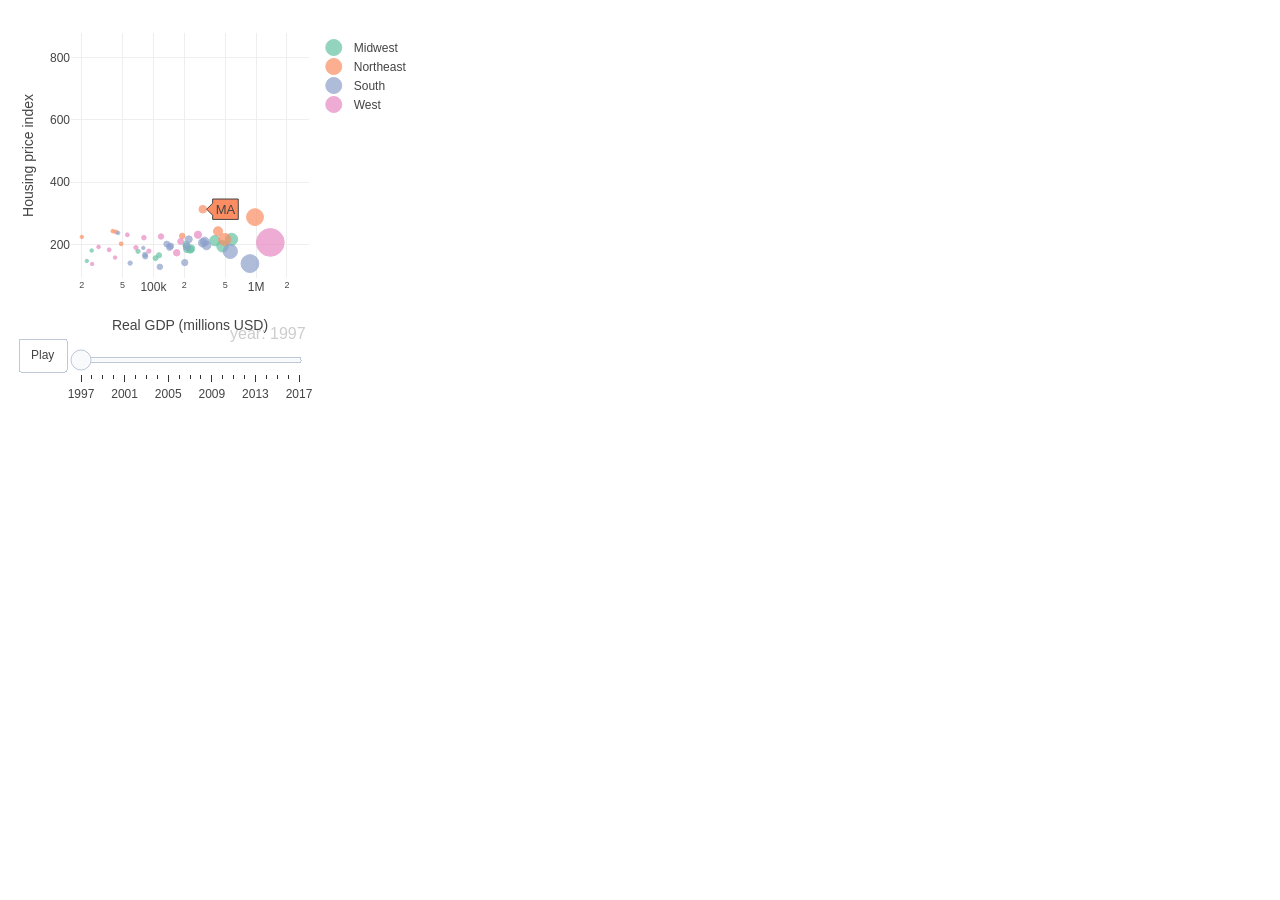
<file: Datacamp/Intermediate Interactive Data Visualization with plotly in R/file of Animating graphics/Polishing your HPI animation _ R_files/index.html>
<!DOCTYPE html>
<!-- saved from url=(0115)https://multiplexer-paid.datacamp.com/proxy/relative/71edb3dbdfc0458a0453f2dce3e6bf95/okgpcbwrshscpeyhgo/index.html -->
<html><head><meta http-equiv="Content-Type" content="text/html; charset=UTF-8">

<script src="./htmlwidgets.js.download"></script>
<script src="./plotly.js.download"></script>
<script src="./typedarray.min.js.download"></script>
<script src="./jquery.min.js.download"></script>
<link href="./crosstalk.css" rel="stylesheet">
<script src="./crosstalk.min.js.download"></script>
<link href="./plotly-htmlwidgets.css" rel="stylesheet">
<script src="./plotly-latest.min.js.download"></script><style></style>

</head>
<body style="background-color:white;" class="vsc-initialized">
<div id="htmlwidget-8342c503c669bca848eb" style="width:100%;height:400px;" class="plotly html-widget html-widget-static-bound js-plotly-plot"><div class="plot-container plotly"><div class="svg-container" style="position: relative; width: 417.6px; height: 400px;"><svg class="main-svg" xmlns="http://www.w3.org/2000/svg" xmlns:xlink="http://www.w3.org/1999/xlink" width="417.6" height="400" style="background: rgb(255, 255, 255);"><defs id="defs-4bf4e2"><g class="clips"><clippath id="clip4bf4e2xyplot" class="plotclip"><rect width="238" height="245"></rect></clippath><clippath class="axesclip" id="clip4bf4e2x"><rect x="63" y="0" width="238" height="400"></rect></clippath><clippath class="axesclip" id="clip4bf4e2y"><rect x="0" y="25" width="417.6" height="245"></rect></clippath><clippath class="axesclip" id="clip4bf4e2xy"><rect x="63" y="25" width="238" height="245"></rect></clippath></g><g class="gradients"></g></defs><g class="bglayer"><rect class="bg" x="63" y="25" width="238" height="245" style="fill: rgb(255, 255, 255); fill-opacity: 1; stroke-width: 0;"></rect></g><g class="draglayer cursor-crosshair"><g class="xy"><rect class="nsewdrag drag" data-subplot="xy" x="63" y="25" width="238" height="245" style="fill: transparent; stroke-width: 0; pointer-events: all;"></rect><rect class="nwdrag drag cursor-nw-resize" data-subplot="xy" x="43" y="5" width="20" height="20" style="fill: transparent; stroke-width: 0; pointer-events: all;"></rect><rect class="nedrag drag cursor-ne-resize" data-subplot="xy" x="301" y="5" width="20" height="20" style="fill: transparent; stroke-width: 0; pointer-events: all;"></rect><rect class="swdrag drag cursor-sw-resize" data-subplot="xy" x="43" y="270" width="20" height="20" style="fill: transparent; stroke-width: 0; pointer-events: all;"></rect><rect class="sedrag drag cursor-se-resize" data-subplot="xy" x="301" y="270" width="20" height="20" style="fill: transparent; stroke-width: 0; pointer-events: all;"></rect><rect class="ewdrag drag cursor-ew-resize" data-subplot="xy" x="86.8" y="270.5" width="190.4" height="20" style="fill: transparent; stroke-width: 0; pointer-events: all;"></rect><rect class="wdrag drag cursor-w-resize" data-subplot="xy" x="63" y="270.5" width="23.8" height="20" style="fill: transparent; stroke-width: 0; pointer-events: all;"></rect><rect class="edrag drag cursor-e-resize" data-subplot="xy" x="277.20000000000005" y="270.5" width="23.8" height="20" style="fill: transparent; stroke-width: 0; pointer-events: all;"></rect><rect class="nsdrag drag cursor-ns-resize" data-subplot="xy" x="42.5" y="49.5" width="20" height="196" style="fill: transparent; stroke-width: 0; pointer-events: all;"></rect><rect class="sdrag drag cursor-s-resize" data-subplot="xy" x="42.5" y="245.5" width="20" height="24.5" style="fill: transparent; stroke-width: 0; pointer-events: all;"></rect><rect class="ndrag drag cursor-n-resize" data-subplot="xy" x="42.5" y="25" width="20" height="24.5" style="fill: transparent; stroke-width: 0; pointer-events: all;"></rect></g></g><g class="layer-below"><g class="imagelayer"></g><g class="shapelayer"></g></g><g class="cartesianlayer"><g class="subplot xy"><g class="layer-subplot"><g class="shapelayer"></g><g class="imagelayer"></g></g><g class="gridlayer"><g class="x"><path class="xgrid crisp" d="M0,25v245" transform="translate(73.76,0)" style="stroke: rgb(238, 238, 238); stroke-opacity: 1; stroke-width: 1px;"></path><path class="xgrid crisp" d="M0,25v245" transform="translate(114.58,0)" style="stroke: rgb(238, 238, 238); stroke-opacity: 1; stroke-width: 1px;"></path><path class="xgrid crisp" d="M0,25v245" transform="translate(145.45,0)" style="stroke: rgb(238, 238, 238); stroke-opacity: 1; stroke-width: 1px;"></path><path class="xgrid crisp" d="M0,25v245" transform="translate(176.32999999999998,0)" style="stroke: rgb(238, 238, 238); stroke-opacity: 1; stroke-width: 1px;"></path><path class="xgrid crisp" d="M0,25v245" transform="translate(217.15,0)" style="stroke: rgb(238, 238, 238); stroke-opacity: 1; stroke-width: 1px;"></path><path class="xgrid crisp" d="M0,25v245" transform="translate(248.03,0)" style="stroke: rgb(238, 238, 238); stroke-opacity: 1; stroke-width: 1px;"></path><path class="xgrid crisp" d="M0,25v245" transform="translate(278.9,0)" style="stroke: rgb(238, 238, 238); stroke-opacity: 1; stroke-width: 1px;"></path></g><g class="y"><path class="ygrid crisp" d="M63,0h238" transform="translate(0,236.68)" style="stroke: rgb(238, 238, 238); stroke-opacity: 1; stroke-width: 1px;"></path><path class="ygrid crisp" d="M63,0h238" transform="translate(0,174.24)" style="stroke: rgb(238, 238, 238); stroke-opacity: 1; stroke-width: 1px;"></path><path class="ygrid crisp" d="M63,0h238" transform="translate(0,111.8)" style="stroke: rgb(238, 238, 238); stroke-opacity: 1; stroke-width: 1px;"></path><path class="ygrid crisp" d="M63,0h238" transform="translate(0,49.36)" style="stroke: rgb(238, 238, 238); stroke-opacity: 1; stroke-width: 1px;"></path></g></g><g class="zerolinelayer"></g><path class="xlines-below"></path><path class="ylines-below"></path><g class="overlines-below"></g><g class="xaxislayer-below"></g><g class="yaxislayer-below"></g><g class="overaxes-below"></g><g class="plot" transform="translate(63, 25)" clip-path="url(#clip4bf4e2xyplot)"><g class="scatterlayer mlayer"><g class="trace scatter trace1f7578" style="stroke-miterlimit: 2; opacity: 1;"><g class="points"><path class="point" transform="translate(88.04,222.24)" d="M2.58,0A2.58,2.58 0 1,1 0,-2.58A2.58,2.58 0 0,1 2.58,0Z" style="opacity: 0.7; stroke-width: 1px; fill: rgb(102, 194, 165); fill-opacity: 1; stroke: rgb(102, 194, 165); stroke-opacity: 1;"></path><path class="point" transform="translate(160.59,206.32)" d="M6.1,0A6.1,6.1 0 1,1 0,-6.1A6.1,6.1 0 0,1 6.1,0Z" style="opacity: 0.7; stroke-width: 1px; fill: rgb(102, 194, 165); fill-opacity: 1; stroke: rgb(102, 194, 165); stroke-opacity: 1;"></path><path class="point" transform="translate(119.99,215.59)" d="M3.74,0A3.74,3.74 0 1,1 0,-3.74A3.74,3.74 0 0,1 3.74,0Z" style="opacity: 0.7; stroke-width: 1px; fill: rgb(102, 194, 165); fill-opacity: 1; stroke: rgb(102, 194, 165); stroke-opacity: 1;"></path><path class="point" transform="translate(84.53,225.17)" d="M2.49,0A2.49,2.49 0 1,1 0,-2.49A2.49,2.49 0 0,1 2.49,0Z" style="opacity: 0.7; stroke-width: 1px; fill: rgb(102, 194, 165); fill-opacity: 1; stroke: rgb(102, 194, 165); stroke-opacity: 1;"></path><path class="point" transform="translate(143.91,207.61)" d="M5.24,0A5.24,5.24 0 1,1 0,-5.24A5.24,5.24 0 0,1 5.24,0Z" style="opacity: 0.7; stroke-width: 1px; fill: rgb(102, 194, 165); fill-opacity: 1; stroke: rgb(102, 194, 165); stroke-opacity: 1;"></path><path class="point" transform="translate(115.92,216.36)" d="M3.28,0A3.28,3.28 0 1,1 0,-3.28A3.28,3.28 0 0,1 3.28,0Z" style="opacity: 0.7; stroke-width: 1px; fill: rgb(102, 194, 165); fill-opacity: 1; stroke: rgb(102, 194, 165); stroke-opacity: 1;"></path><path class="point" transform="translate(119.23,216.66)" d="M3.56,0A3.56,3.56 0 1,1 0,-3.56A3.56,3.56 0 0,1 3.56,0Z" style="opacity: 0.7; stroke-width: 1px; fill: rgb(102, 194, 165); fill-opacity: 1; stroke: rgb(102, 194, 165); stroke-opacity: 1;"></path><path class="point" transform="translate(15.83,227.98)" d="M1.73,0A1.73,1.73 0 1,1 0,-1.73A1.73,1.73 0 0,1 1.73,0Z" style="opacity: 0.7; stroke-width: 1px; fill: rgb(102, 194, 165); fill-opacity: 1; stroke: rgb(102, 194, 165); stroke-opacity: 1;"></path><path class="point" transform="translate(67.02,218.31)" d="M2.12,0A2.12,2.12 0 1,1 0,-2.12A2.12,2.12 0 0,1 2.12,0Z" style="opacity: 0.7; stroke-width: 1px; fill: rgb(102, 194, 165); fill-opacity: 1; stroke: rgb(102, 194, 165); stroke-opacity: 1;"></path><path class="point" transform="translate(151.57,213.27)" d="M5.79,0A5.79,5.79 0 1,1 0,-5.79A5.79,5.79 0 0,1 5.79,0Z" style="opacity: 0.7; stroke-width: 1px; fill: rgb(102, 194, 165); fill-opacity: 1; stroke: rgb(102, 194, 165); stroke-opacity: 1;"></path><path class="point" transform="translate(20.66,217.56)" d="M1.76,0A1.76,1.76 0 1,1 0,-1.76A1.76,1.76 0 0,1 1.76,0Z" style="opacity: 0.7; stroke-width: 1px; fill: rgb(102, 194, 165); fill-opacity: 1; stroke: rgb(102, 194, 165); stroke-opacity: 1;"></path><path class="point" transform="translate(115.35,211.84)" d="M3.48,0A3.48,3.48 0 1,1 0,-3.48A3.48,3.48 0 0,1 3.48,0Z" style="opacity: 0.7; stroke-width: 1px; fill: rgb(102, 194, 165); fill-opacity: 1; stroke: rgb(102, 194, 165); stroke-opacity: 1;"></path></g></g><g class="trace scatter tracec7b582" style="stroke-miterlimit: 2; opacity: 1;"><g class="points"><path class="point" transform="translate(111.23,202.96)" d="M2.74,0A2.74,2.74 0 1,1 0,-2.74A2.74,2.74 0 0,1 2.74,0Z" style="opacity: 0.7; stroke-width: 1px; fill: rgb(252, 141, 98); fill-opacity: 1; stroke: rgb(252, 141, 98); stroke-opacity: 1;"></path><path class="point" transform="translate(131.81,176.22)" d="M3.83,0A3.83,3.83 0 1,1 0,-3.83A3.83,3.83 0 0,1 3.83,0Z" style="opacity: 0.7; stroke-width: 1px; fill: rgb(252, 141, 98); fill-opacity: 1; stroke: rgb(252, 141, 98); stroke-opacity: 1;"></path><path class="point" transform="translate(44.89,198.91)" d="M1.96,0A1.96,1.96 0 1,1 0,-1.96A1.96,1.96 0 0,1 1.96,0Z" style="opacity: 0.7; stroke-width: 1px; fill: rgb(252, 141, 98); fill-opacity: 1; stroke: rgb(252, 141, 98); stroke-opacity: 1;"></path><path class="point" transform="translate(50.15,210.8)" d="M1.93,0A1.93,1.93 0 1,1 0,-1.93A1.93,1.93 0 0,1 1.93,0Z" style="opacity: 0.7; stroke-width: 1px; fill: rgb(252, 141, 98); fill-opacity: 1; stroke: rgb(252, 141, 98); stroke-opacity: 1;"></path><path class="point" transform="translate(147.03,198.29)" d="M4.58,0A4.58,4.58 0 1,1 0,-4.58A4.58,4.58 0 0,1 4.58,0Z" style="opacity: 0.7; stroke-width: 1px; fill: rgb(252, 141, 98); fill-opacity: 1; stroke: rgb(252, 141, 98); stroke-opacity: 1;"></path><path class="point" transform="translate(183.99,184.14)" d="M8.45,0A8.45,8.45 0 1,1 0,-8.45A8.45,8.45 0 0,1 8.45,0Z" style="opacity: 0.7; stroke-width: 1px; fill: rgb(252, 141, 98); fill-opacity: 1; stroke: rgb(252, 141, 98); stroke-opacity: 1;"></path><path class="point" transform="translate(153.77,206.49)" d="M6.1,0A6.1,6.1 0 1,1 0,-6.1A6.1,6.1 0 0,1 6.1,0Z" style="opacity: 0.7; stroke-width: 1px; fill: rgb(252, 141, 98); fill-opacity: 1; stroke: rgb(252, 141, 98); stroke-opacity: 1;"></path><path class="point" transform="translate(41.81,198.14)" d="M1.86,0A1.86,1.86 0 1,1 0,-1.86A1.86,1.86 0 0,1 1.86,0Z" style="opacity: 0.7; stroke-width: 1px; fill: rgb(252, 141, 98); fill-opacity: 1; stroke: rgb(252, 141, 98); stroke-opacity: 1;"></path><path class="point" transform="translate(10.82,203.89)" d="M1.71,0A1.71,1.71 0 1,1 0,-1.71A1.71,1.71 0 0,1 1.71,0Z" style="opacity: 0.7; stroke-width: 1px; fill: rgb(252, 141, 98); fill-opacity: 1; stroke: rgb(252, 141, 98); stroke-opacity: 1;"></path></g></g><g class="trace scatter trace6c8b33" style="stroke-miterlimit: 2; opacity: 1;"><g class="points"><path class="point" transform="translate(98.59,214.24)" d="M3.14,0A3.14,3.14 0 1,1 0,-3.14A3.14,3.14 0 0,1 3.14,0Z" style="opacity: 0.7; stroke-width: 1px; fill: rgb(141, 160, 203); fill-opacity: 1; stroke: rgb(141, 160, 203); stroke-opacity: 1;"></path><path class="point" transform="translate(74.02,221.72)" d="M2.45,0A2.45,2.45 0 1,1 0,-2.45A2.45,2.45 0 0,1 2.45,0Z" style="opacity: 0.7; stroke-width: 1px; fill: rgb(141, 160, 203); fill-opacity: 1; stroke: rgb(141, 160, 203); stroke-opacity: 1;"></path><path class="point" transform="translate(72.31,214.92)" d="M1.69,0A1.69,1.69 0 1,1 0,-1.69A1.69,1.69 0 0,1 1.69,0Z" style="opacity: 0.7; stroke-width: 1px; fill: rgb(141, 160, 203); fill-opacity: 1; stroke: rgb(141, 160, 203); stroke-opacity: 1;"></path><path class="point" transform="translate(47.11,199.95)" d="M1.76,0A1.76,1.76 0 1,1 0,-1.76A1.76,1.76 0 0,1 1.76,0Z" style="opacity: 0.7; stroke-width: 1px; fill: rgb(141, 160, 203); fill-opacity: 1; stroke: rgb(141, 160, 203); stroke-opacity: 1;"></path><path class="point" transform="translate(159.27,218.38)" d="M7.12,0A7.12,7.12 0 1,1 0,-7.12A7.12,7.12 0 0,1 7.12,0Z" style="opacity: 0.7; stroke-width: 1px; fill: rgb(141, 160, 203); fill-opacity: 1; stroke: rgb(141, 160, 203); stroke-opacity: 1;"></path><path class="point" transform="translate(135.5,212.45)" d="M4.36,0A4.36,4.36 0 1,1 0,-4.36A4.36,4.36 0 0,1 4.36,0Z" style="opacity: 0.7; stroke-width: 1px; fill: rgb(141, 160, 203); fill-opacity: 1; stroke: rgb(141, 160, 203); stroke-opacity: 1;"></path><path class="point" transform="translate(99.6,213.03)" d="M2.98,0A2.98,2.98 0 1,1 0,-2.98A2.98,2.98 0 0,1 2.98,0Z" style="opacity: 0.7; stroke-width: 1px; fill: rgb(141, 160, 203); fill-opacity: 1; stroke: rgb(141, 160, 203); stroke-opacity: 1;"></path><path class="point" transform="translate(113.74,229.56)" d="M3.15,0A3.15,3.15 0 1,1 0,-3.15A3.15,3.15 0 0,1 3.15,0Z" style="opacity: 0.7; stroke-width: 1px; fill: rgb(141, 160, 203); fill-opacity: 1; stroke: rgb(141, 160, 203); stroke-opacity: 1;"></path><path class="point" transform="translate(117.82,206.3)" d="M3.44,0A3.44,3.44 0 1,1 0,-3.44A3.44,3.44 0 0,1 3.44,0Z" style="opacity: 0.7; stroke-width: 1px; fill: rgb(141, 160, 203); fill-opacity: 1; stroke: rgb(141, 160, 203); stroke-opacity: 1;"></path><path class="point" transform="translate(74.26,223.46)" d="M2.53,0A2.53,2.53 0 1,1 0,-2.53A2.53,2.53 0 0,1 2.53,0Z" style="opacity: 0.7; stroke-width: 1px; fill: rgb(141, 160, 203); fill-opacity: 1; stroke: rgb(141, 160, 203); stroke-opacity: 1;"></path><path class="point" transform="translate(133.76,208.53)" d="M4.34,0A4.34,4.34 0 1,1 0,-4.34A4.34,4.34 0 0,1 4.34,0Z" style="opacity: 0.7; stroke-width: 1px; fill: rgb(141, 160, 203); fill-opacity: 1; stroke: rgb(141, 160, 203); stroke-opacity: 1;"></path><path class="point" transform="translate(88.84,233.86)" d="M2.76,0A2.76,2.76 0 1,1 0,-2.76A2.76,2.76 0 0,1 2.76,0Z" style="opacity: 0.7; stroke-width: 1px; fill: rgb(141, 160, 203); fill-opacity: 1; stroke: rgb(141, 160, 203); stroke-opacity: 1;"></path><path class="point" transform="translate(95.79,211.04)" d="M2.94,0A2.94,2.94 0 1,1 0,-2.94A2.94,2.94 0 0,1 2.94,0Z" style="opacity: 0.7; stroke-width: 1px; fill: rgb(141, 160, 203); fill-opacity: 1; stroke: rgb(141, 160, 203); stroke-opacity: 1;"></path><path class="point" transform="translate(115.68,213.61)" d="M3.55,0A3.55,3.55 0 1,1 0,-3.55A3.55,3.55 0 0,1 3.55,0Z" style="opacity: 0.7; stroke-width: 1px; fill: rgb(141, 160, 203); fill-opacity: 1; stroke: rgb(141, 160, 203); stroke-opacity: 1;"></path><path class="point" transform="translate(178.96,230.58)" d="M8.92,0A8.92,8.92 0 1,1 0,-8.92A8.92,8.92 0 0,1 8.92,0Z" style="opacity: 0.7; stroke-width: 1px; fill: rgb(141, 160, 203); fill-opacity: 1; stroke: rgb(141, 160, 203); stroke-opacity: 1;"></path><path class="point" transform="translate(131.63,209.85)" d="M4.07,0A4.07,4.07 0 1,1 0,-4.07A4.07,4.07 0 0,1 4.07,0Z" style="opacity: 0.7; stroke-width: 1px; fill: rgb(141, 160, 203); fill-opacity: 1; stroke: rgb(141, 160, 203); stroke-opacity: 1;"></path><path class="point" transform="translate(59.13,230.07)" d="M2.18,0A2.18,2.18 0 1,1 0,-2.18A2.18,2.18 0 0,1 2.18,0Z" style="opacity: 0.7; stroke-width: 1px; fill: rgb(141, 160, 203); fill-opacity: 1; stroke: rgb(141, 160, 203); stroke-opacity: 1;"></path></g></g><g class="trace scatter tracea4793e" style="stroke-miterlimit: 2; opacity: 1;"><g class="points"><path class="point" transform="translate(44.09,224.56)" d="M1.72,0A1.72,1.72 0 1,1 0,-1.72A1.72,1.72 0 0,1 1.72,0Z" style="opacity: 0.7; stroke-width: 1px; fill: rgb(231, 138, 195); fill-opacity: 1; stroke: rgb(231, 138, 195); stroke-opacity: 1;"></path><path class="point" transform="translate(105.71,219.8)" d="M3.23,0A3.23,3.23 0 1,1 0,-3.23A3.23,3.23 0 0,1 3.23,0Z" style="opacity: 0.7; stroke-width: 1px; fill: rgb(231, 138, 195); fill-opacity: 1; stroke: rgb(231, 138, 195); stroke-opacity: 1;"></path><path class="point" transform="translate(199.33,209.44)" d="M13.86,0A13.86,13.86 0 1,1 0,-13.86A13.86,13.86 0 0,1 13.86,0Z" style="opacity: 0.7; stroke-width: 1px; fill: rgb(231, 138, 195); fill-opacity: 1; stroke: rgb(231, 138, 195); stroke-opacity: 1;"></path><path class="point" transform="translate(109.66,208.47)" d="M2.98,0A2.98,2.98 0 1,1 0,-2.98A2.98,2.98 0 0,1 2.98,0Z" style="opacity: 0.7; stroke-width: 1px; fill: rgb(231, 138, 195); fill-opacity: 1; stroke: rgb(231, 138, 195); stroke-opacity: 1;"></path><path class="point" transform="translate(56.37,201.81)" d="M1.94,0A1.94,1.94 0 1,1 0,-1.94A1.94,1.94 0 0,1 1.94,0Z" style="opacity: 0.7; stroke-width: 1px; fill: rgb(231, 138, 195); fill-opacity: 1; stroke: rgb(231, 138, 195); stroke-opacity: 1;"></path><path class="point" transform="translate(38.18,216.82)" d="M1.95,0A1.95,1.95 0 1,1 0,-1.95A1.95,1.95 0 0,1 1.95,0Z" style="opacity: 0.7; stroke-width: 1px; fill: rgb(231, 138, 195); fill-opacity: 1; stroke: rgb(231, 138, 195); stroke-opacity: 1;"></path><path class="point" transform="translate(27.57,213.91)" d="M1.82,0A1.82,1.82 0 1,1 0,-1.82A1.82,1.82 0 0,1 1.82,0Z" style="opacity: 0.7; stroke-width: 1px; fill: rgb(231, 138, 195); fill-opacity: 1; stroke: rgb(231, 138, 195); stroke-opacity: 1;"></path><path class="point" transform="translate(64.91,214.59)" d="M2.14,0A2.14,2.14 0 1,1 0,-2.14A2.14,2.14 0 0,1 2.14,0Z" style="opacity: 0.7; stroke-width: 1px; fill: rgb(231, 138, 195); fill-opacity: 1; stroke: rgb(231, 138, 195); stroke-opacity: 1;"></path><path class="point" transform="translate(77.94,218.09)" d="M2.13,0A2.13,2.13 0 1,1 0,-2.13A2.13,2.13 0 0,1 2.13,0Z" style="opacity: 0.7; stroke-width: 1px; fill: rgb(231, 138, 195); fill-opacity: 1; stroke: rgb(231, 138, 195); stroke-opacity: 1;"></path><path class="point" transform="translate(90.03,203.51)" d="M2.73,0A2.73,2.73 0 1,1 0,-2.73A2.73,2.73 0 0,1 2.73,0Z" style="opacity: 0.7; stroke-width: 1px; fill: rgb(231, 138, 195); fill-opacity: 1; stroke: rgb(231, 138, 195); stroke-opacity: 1;"></path><path class="point" transform="translate(72.89,204.66)" d="M2.28,0A2.28,2.28 0 1,1 0,-2.28A2.28,2.28 0 0,1 2.28,0Z" style="opacity: 0.7; stroke-width: 1px; fill: rgb(231, 138, 195); fill-opacity: 1; stroke: rgb(231, 138, 195); stroke-opacity: 1;"></path><path class="point" transform="translate(126.96,201.75)" d="M3.63,0A3.63,3.63 0 1,1 0,-3.63A3.63,3.63 0 0,1 3.63,0Z" style="opacity: 0.7; stroke-width: 1px; fill: rgb(231, 138, 195); fill-opacity: 1; stroke: rgb(231, 138, 195); stroke-opacity: 1;"></path><path class="point" transform="translate(21.13,230.97)" d="M1.67,0A1.67,1.67 0 1,1 0,-1.67A1.67,1.67 0 0,1 1.67,0Z" style="opacity: 0.7; stroke-width: 1px; fill: rgb(231, 138, 195); fill-opacity: 1; stroke: rgb(231, 138, 195); stroke-opacity: 1;"></path></g></g></g></g><g class="overplot"></g><path class="xlines-above crisp" d="M0,0" style="fill: none;"></path><path class="ylines-above crisp" d="M0,0" style="fill: none;"></path><g class="overlines-above"></g><g class="xaxislayer-above"><g class="xtick"><text text-anchor="middle" x="0" y="280" data-unformatted="2" data-math="N" transform="translate(73.76,0)" style="font-family: &quot;Open Sans&quot;, verdana, arial, sans-serif; font-size: 9px; fill: rgb(68, 68, 68); fill-opacity: 1; white-space: pre;">2</text></g><g class="xtick"><text text-anchor="middle" x="0" y="280" data-unformatted="5" data-math="N" transform="translate(114.58,0)" style="font-family: &quot;Open Sans&quot;, verdana, arial, sans-serif; font-size: 9px; fill: rgb(68, 68, 68); fill-opacity: 1; white-space: pre;">5</text></g><g class="xtick"><text text-anchor="middle" x="0" y="283" data-unformatted="100k" data-math="N" transform="translate(145.45,0)" style="font-family: &quot;Open Sans&quot;, verdana, arial, sans-serif; font-size: 12px; fill: rgb(68, 68, 68); fill-opacity: 1; white-space: pre;">100k</text></g><g class="xtick"><text text-anchor="middle" x="0" y="280" data-unformatted="2" data-math="N" transform="translate(176.32999999999998,0)" style="font-family: &quot;Open Sans&quot;, verdana, arial, sans-serif; font-size: 9px; fill: rgb(68, 68, 68); fill-opacity: 1; white-space: pre;">2</text></g><g class="xtick"><text text-anchor="middle" x="0" y="280" data-unformatted="5" data-math="N" transform="translate(217.15,0)" style="font-family: &quot;Open Sans&quot;, verdana, arial, sans-serif; font-size: 9px; fill: rgb(68, 68, 68); fill-opacity: 1; white-space: pre;">5</text></g><g class="xtick"><text text-anchor="middle" x="0" y="283" data-unformatted="1M" data-math="N" transform="translate(248.03,0)" style="font-family: &quot;Open Sans&quot;, verdana, arial, sans-serif; font-size: 12px; fill: rgb(68, 68, 68); fill-opacity: 1; white-space: pre;">1M</text></g><g class="xtick"><text text-anchor="middle" x="0" y="280" data-unformatted="2" data-math="N" transform="translate(278.9,0)" style="font-family: &quot;Open Sans&quot;, verdana, arial, sans-serif; font-size: 9px; fill: rgb(68, 68, 68); fill-opacity: 1; white-space: pre;">2</text></g></g><g class="yaxislayer-above"><g class="ytick"><text text-anchor="end" x="62" y="4.199999999999999" data-unformatted="200" data-math="N" transform="translate(0,236.68)" style="font-family: &quot;Open Sans&quot;, verdana, arial, sans-serif; font-size: 12px; fill: rgb(68, 68, 68); fill-opacity: 1; white-space: pre;">200</text></g><g class="ytick"><text text-anchor="end" x="62" y="4.199999999999999" data-unformatted="400" data-math="N" transform="translate(0,174.24)" style="font-family: &quot;Open Sans&quot;, verdana, arial, sans-serif; font-size: 12px; fill: rgb(68, 68, 68); fill-opacity: 1; white-space: pre;">400</text></g><g class="ytick"><text text-anchor="end" x="62" y="4.199999999999999" data-unformatted="600" data-math="N" transform="translate(0,111.8)" style="font-family: &quot;Open Sans&quot;, verdana, arial, sans-serif; font-size: 12px; fill: rgb(68, 68, 68); fill-opacity: 1; white-space: pre;">600</text></g><g class="ytick"><text text-anchor="end" x="62" y="4.199999999999999" data-unformatted="800" data-math="N" transform="translate(0,49.36)" style="font-family: &quot;Open Sans&quot;, verdana, arial, sans-serif; font-size: 12px; fill: rgb(68, 68, 68); fill-opacity: 1; white-space: pre;">800</text></g></g><g class="overaxes-above"></g></g></g><g class="polarlayer"></g><g class="ternarylayer"></g><g class="geolayer"></g><g class="pielayer"></g><g class="glimages"></g></svg><div class="gl-container"></div><svg class="main-svg" xmlns="http://www.w3.org/2000/svg" xmlns:xlink="http://www.w3.org/1999/xlink" width="417.6" height="400"><defs id="topdefs-4bf4e2"><g class="clips"></g><clippath id="legend4bf4e2"><rect width="102" height="86" x="0" y="0"></rect></clippath></defs><g class="layer-above"><g class="imagelayer"></g><g class="shapelayer"></g></g><g class="infolayer"><g class="legend" pointer-events="all" transform="translate(305.76, 25)"><rect class="bg" shape-rendering="crispEdges" style="stroke: rgb(68, 68, 68); stroke-opacity: 1; fill: rgb(255, 255, 255); fill-opacity: 1; stroke-width: 0px;" width="102" height="86" x="0" y="0"></rect><g class="scrollbox" transform="translate(0, 0)" clip-path="url(#legend4bf4e2)"><g class="groups"><g class="traces" style="opacity: 1;" transform="translate(0, 14.5)"><g class="layers" style="opacity: 1;"><g class="legendfill"></g><g class="legendlines"></g><g class="legendsymbols"><g class="legendpoints"><path class="scatterpts" transform="translate(20,0)" d="M8,0A8,8 0 1,1 0,-8A8,8 0 0,1 8,0Z" style="opacity: 0.7; stroke-width: 1px; fill: rgb(102, 194, 165); fill-opacity: 1; stroke: rgb(102, 194, 165); stroke-opacity: 1;"></path></g></g></g><text class="legendtext user-select-none" text-anchor="start" data-unformatted="Midwest" data-math="N" x="40" y="4.680000000000001" style="font-family: &quot;Open Sans&quot;, verdana, arial, sans-serif; font-size: 12px; fill: rgb(68, 68, 68); fill-opacity: 1; white-space: pre;">Midwest</text><rect class="legendtoggle" pointer-events="all" style="cursor: pointer; fill: rgb(0, 0, 0); fill-opacity: 0;" x="0" y="-9.5" width="142" height="19"></rect></g><g class="traces" style="opacity: 1;" transform="translate(0, 33.5)"><g class="layers" style="opacity: 1;"><g class="legendfill"></g><g class="legendlines"></g><g class="legendsymbols"><g class="legendpoints"><path class="scatterpts" transform="translate(20,0)" d="M8,0A8,8 0 1,1 0,-8A8,8 0 0,1 8,0Z" style="opacity: 0.7; stroke-width: 1px; fill: rgb(252, 141, 98); fill-opacity: 1; stroke: rgb(252, 141, 98); stroke-opacity: 1;"></path></g></g></g><text class="legendtext user-select-none" text-anchor="start" data-unformatted="Northeast" data-math="N" x="40" y="4.680000000000001" style="font-family: &quot;Open Sans&quot;, verdana, arial, sans-serif; font-size: 12px; fill: rgb(68, 68, 68); fill-opacity: 1; white-space: pre;">Northeast</text><rect class="legendtoggle" pointer-events="all" style="cursor: pointer; fill: rgb(0, 0, 0); fill-opacity: 0;" x="0" y="-9.5" width="142" height="19"></rect></g><g class="traces" style="opacity: 1;" transform="translate(0, 52.5)"><g class="layers" style="opacity: 1;"><g class="legendfill"></g><g class="legendlines"></g><g class="legendsymbols"><g class="legendpoints"><path class="scatterpts" transform="translate(20,0)" d="M8,0A8,8 0 1,1 0,-8A8,8 0 0,1 8,0Z" style="opacity: 0.7; stroke-width: 1px; fill: rgb(141, 160, 203); fill-opacity: 1; stroke: rgb(141, 160, 203); stroke-opacity: 1;"></path></g></g></g><text class="legendtext user-select-none" text-anchor="start" data-unformatted="South" data-math="N" x="40" y="4.680000000000001" style="font-family: &quot;Open Sans&quot;, verdana, arial, sans-serif; font-size: 12px; fill: rgb(68, 68, 68); fill-opacity: 1; white-space: pre;">South</text><rect class="legendtoggle" pointer-events="all" style="cursor: pointer; fill: rgb(0, 0, 0); fill-opacity: 0;" x="0" y="-9.5" width="142" height="19"></rect></g><g class="traces" style="opacity: 1;" transform="translate(0, 71.5)"><g class="layers" style="opacity: 1;"><g class="legendfill"></g><g class="legendlines"></g><g class="legendsymbols"><g class="legendpoints"><path class="scatterpts" transform="translate(20,0)" d="M8,0A8,8 0 1,1 0,-8A8,8 0 0,1 8,0Z" style="opacity: 0.7; stroke-width: 1px; fill: rgb(231, 138, 195); fill-opacity: 1; stroke: rgb(231, 138, 195); stroke-opacity: 1;"></path></g></g></g><text class="legendtext user-select-none" text-anchor="start" data-unformatted="West" data-math="N" x="40" y="4.680000000000001" style="font-family: &quot;Open Sans&quot;, verdana, arial, sans-serif; font-size: 12px; fill: rgb(68, 68, 68); fill-opacity: 1; white-space: pre;">West</text><rect class="legendtoggle" pointer-events="all" x="0" y="-9.5" width="142" height="19" style="cursor: pointer; fill: rgb(0, 0, 0); fill-opacity: 0;"></rect></g></g></g><rect class="scrollbar" rx="20" ry="3" width="0" height="0" style="fill: rgb(128, 139, 164); fill-opacity: 1;" x="0" y="0"></rect></g><g class="slider-container" style="cursor: ew-resize;"><g class="slider-group" transform="translate(63, 310)"><text class="slider-label user-select-none" text-anchor="left" data-notex="1" data-unformatted="year: 1997" data-math="N" x="159" y="20.8" style="font-family: &quot;Open Sans&quot;, verdana, arial, sans-serif; font-size: 16px; fill: rgb(204, 204, 204); fill-opacity: 1; white-space: pre;">year: 1997</text><rect class="slider-rail-rect" width="222" height="5" rx="2" ry="2" shape-rendering="crispEdges" transform="translate(8, 39.5)" style="stroke: rgb(190, 200, 217); stroke-opacity: 1; fill: rgb(248, 250, 252); fill-opacity: 1; stroke-width: 1px;"></rect><g class="slider-labels"><g class="slider-label-group" transform="translate(10, 79.6)"><text class="slider-label user-select-none" text-anchor="middle" data-notex="1" data-unformatted="1997" data-math="N" x="0" y="0" style="font-family: &quot;Open Sans&quot;, verdana, arial, sans-serif; font-size: 12px; fill: rgb(68, 68, 68); fill-opacity: 1; white-space: pre;">1997</text></g><g class="slider-label-group" transform="translate(53.6, 79.6)"><text class="slider-label user-select-none" text-anchor="middle" data-notex="1" data-unformatted="2001" data-math="N" x="0" y="0" style="font-family: &quot;Open Sans&quot;, verdana, arial, sans-serif; font-size: 12px; fill: rgb(68, 68, 68); fill-opacity: 1; white-space: pre;">2001</text></g><g class="slider-label-group" transform="translate(97.2, 79.6)"><text class="slider-label user-select-none" text-anchor="middle" data-notex="1" data-unformatted="2005" data-math="N" x="0" y="0" style="font-family: &quot;Open Sans&quot;, verdana, arial, sans-serif; font-size: 12px; fill: rgb(68, 68, 68); fill-opacity: 1; white-space: pre;">2005</text></g><g class="slider-label-group" transform="translate(140.79999999999998, 79.6)"><text class="slider-label user-select-none" text-anchor="middle" data-notex="1" data-unformatted="2009" data-math="N" x="0" y="0" style="font-family: &quot;Open Sans&quot;, verdana, arial, sans-serif; font-size: 12px; fill: rgb(68, 68, 68); fill-opacity: 1; white-space: pre;">2009</text></g><g class="slider-label-group" transform="translate(184.4, 79.6)"><text class="slider-label user-select-none" text-anchor="middle" data-notex="1" data-unformatted="2013" data-math="N" x="0" y="0" style="font-family: &quot;Open Sans&quot;, verdana, arial, sans-serif; font-size: 12px; fill: rgb(68, 68, 68); fill-opacity: 1; white-space: pre;">2013</text></g><g class="slider-label-group" transform="translate(228, 79.6)"><text class="slider-label user-select-none" text-anchor="middle" data-notex="1" data-unformatted="2017" data-math="N" x="0" y="0" style="font-family: &quot;Open Sans&quot;, verdana, arial, sans-serif; font-size: 12px; fill: rgb(68, 68, 68); fill-opacity: 1; white-space: pre;">2017</text></g></g><rect class="slider-tick-rect" width="1px" shape-rendering="crispEdges" height="7" transform="translate(9.5, 57)" style="fill: rgb(51, 51, 51); fill-opacity: 1;"></rect><rect class="slider-tick-rect" width="1px" shape-rendering="crispEdges" height="4" transform="translate(20.4, 57)" style="fill: rgb(51, 51, 51); fill-opacity: 1;"></rect><rect class="slider-tick-rect" width="1px" shape-rendering="crispEdges" height="4" transform="translate(31.3, 57)" style="fill: rgb(51, 51, 51); fill-opacity: 1;"></rect><rect class="slider-tick-rect" width="1px" shape-rendering="crispEdges" height="4" transform="translate(42.199999999999996, 57)" style="fill: rgb(51, 51, 51); fill-opacity: 1;"></rect><rect class="slider-tick-rect" width="1px" shape-rendering="crispEdges" height="7" transform="translate(53.1, 57)" style="fill: rgb(51, 51, 51); fill-opacity: 1;"></rect><rect class="slider-tick-rect" width="1px" shape-rendering="crispEdges" height="4" transform="translate(64, 57)" style="fill: rgb(51, 51, 51); fill-opacity: 1;"></rect><rect class="slider-tick-rect" width="1px" shape-rendering="crispEdges" height="4" transform="translate(74.89999999999999, 57)" style="fill: rgb(51, 51, 51); fill-opacity: 1;"></rect><rect class="slider-tick-rect" width="1px" shape-rendering="crispEdges" height="4" transform="translate(85.8, 57)" style="fill: rgb(51, 51, 51); fill-opacity: 1;"></rect><rect class="slider-tick-rect" width="1px" shape-rendering="crispEdges" height="7" transform="translate(96.7, 57)" style="fill: rgb(51, 51, 51); fill-opacity: 1;"></rect><rect class="slider-tick-rect" width="1px" shape-rendering="crispEdges" height="4" transform="translate(107.60000000000001, 57)" style="fill: rgb(51, 51, 51); fill-opacity: 1;"></rect><rect class="slider-tick-rect" width="1px" shape-rendering="crispEdges" height="4" transform="translate(118.5, 57)" style="fill: rgb(51, 51, 51); fill-opacity: 1;"></rect><rect class="slider-tick-rect" width="1px" shape-rendering="crispEdges" height="4" transform="translate(129.4, 57)" style="fill: rgb(51, 51, 51); fill-opacity: 1;"></rect><rect class="slider-tick-rect" width="1px" shape-rendering="crispEdges" height="7" transform="translate(140.29999999999998, 57)" style="fill: rgb(51, 51, 51); fill-opacity: 1;"></rect><rect class="slider-tick-rect" width="1px" shape-rendering="crispEdges" height="4" transform="translate(151.20000000000002, 57)" style="fill: rgb(51, 51, 51); fill-opacity: 1;"></rect><rect class="slider-tick-rect" width="1px" shape-rendering="crispEdges" height="4" transform="translate(162.1, 57)" style="fill: rgb(51, 51, 51); fill-opacity: 1;"></rect><rect class="slider-tick-rect" width="1px" shape-rendering="crispEdges" height="4" transform="translate(173, 57)" style="fill: rgb(51, 51, 51); fill-opacity: 1;"></rect><rect class="slider-tick-rect" width="1px" shape-rendering="crispEdges" height="7" transform="translate(183.9, 57)" style="fill: rgb(51, 51, 51); fill-opacity: 1;"></rect><rect class="slider-tick-rect" width="1px" shape-rendering="crispEdges" height="4" transform="translate(194.79999999999998, 57)" style="fill: rgb(51, 51, 51); fill-opacity: 1;"></rect><rect class="slider-tick-rect" width="1px" shape-rendering="crispEdges" height="4" transform="translate(205.70000000000002, 57)" style="fill: rgb(51, 51, 51); fill-opacity: 1;"></rect><rect class="slider-tick-rect" width="1px" shape-rendering="crispEdges" height="4" transform="translate(216.6, 57)" style="fill: rgb(51, 51, 51); fill-opacity: 1;"></rect><rect class="slider-tick-rect" width="1px" shape-rendering="crispEdges" height="7" transform="translate(227.5, 57)" style="fill: rgb(51, 51, 51); fill-opacity: 1;"></rect><rect class="slider-rail-touch-rect" width="238" height="48" opacity="0" transform="translate(0, 32)" style="pointer-events: all; fill: rgb(248, 250, 252); fill-opacity: 1;"></rect><rect class="slider-grip-rect" width="20" height="20" rx="10" ry="10" transform="translate(0,32)" style="pointer-events: all; stroke: rgb(190, 200, 217); stroke-opacity: 1; fill: rgb(248, 250, 252); fill-opacity: 1; stroke-width: 1px;"></rect></g></g><g class="g-gtitle"></g><g class="g-xtitle"><text class="xtitle" x="182" y="322" text-anchor="middle" data-unformatted="Real GDP (millions USD)" data-math="N" style="font-family: &quot;Open Sans&quot;, verdana, arial, sans-serif; font-size: 14px; fill: rgb(68, 68, 68); opacity: 1; font-weight: normal; white-space: pre;">Real GDP (millions USD)</text></g><g class="g-ytitle"><text class="ytitle" transform="rotate(-90,25,147.5)" x="25" y="147.5" text-anchor="middle" data-unformatted="Housing price index" data-math="N" style="font-family: &quot;Open Sans&quot;, verdana, arial, sans-serif; font-size: 14px; fill: rgb(68, 68, 68); opacity: 1; font-weight: normal; white-space: pre;">Housing price index</text></g></g><g class="menulayer"><g class="updatemenu-container" style="cursor: pointer;"><g class="updatemenu-header-group" pointer-events="all"><g class="updatemenu-button" transform="translate(11, 331)"><rect class="updatemenu-item-rect" rx="2" ry="2" shape-rendering="crispEdges" x="0" y="0" width="48" height="33" style="stroke: rgb(190, 200, 217); stroke-opacity: 1; fill: rgb(255, 255, 255); fill-opacity: 1; stroke-width: 1px;"></rect><text class="updatemenu-item-text user-select-none" text-anchor="start" data-notex="1" data-unformatted="Play" data-math="N" x="12" y="19.5" style="font-family: &quot;Open Sans&quot;, verdana, arial, sans-serif; font-size: 12px; fill: rgb(68, 68, 68); fill-opacity: 1; white-space: pre;">Play</text></g></g><g class="updatemenu-dropdown-button-group" updatemenu-active-index="-1" style="pointer-events: all;"><rect class="scrollbox-bg" opacity="0" x="0" y="0" width="0" height="0" style="pointer-events: all;"></rect></g></g></g><g class="zoomlayer"></g><g class="hoverlayer"><g class="hovertext" transform="translate(198.6411442151636,201.22)"><path d="M0,0L6,6v4.1953125h25.625v-20.390625H6V-6Z" style="stroke-width: 1px; fill: rgb(252, 141, 98); stroke: rgb(68, 68, 68);"></path><text class="nums" data-notex="1" x="9" y="4.8046875" data-unformatted="MA" data-math="N" text-anchor="start" style="font-family: Arial, sans-serif; font-size: 13px; fill: rgb(68, 68, 68); fill-opacity: 1; white-space: pre;">MA</text></g></g></svg><div class="modebar modebar--hover"><div class="modebar-group"><a rel="tooltip" class="modebar-btn" data-title="Download plot as a png" data-toggle="false" data-gravity="n"><svg height="1em" width="1em" viewBox="0 0 1000 1000"><path d="m500 450c-83 0-150-67-150-150 0-83 67-150 150-150 83 0 150 67 150 150 0 83-67 150-150 150z m400 150h-120c-16 0-34 13-39 29l-31 93c-6 15-23 28-40 28h-340c-16 0-34-13-39-28l-31-94c-6-15-23-28-40-28h-120c-55 0-100-45-100-100v-450c0-55 45-100 100-100h800c55 0 100 45 100 100v450c0 55-45 100-100 100z m-400-550c-138 0-250 112-250 250 0 138 112 250 250 250 138 0 250-112 250-250 0-138-112-250-250-250z m365 380c-19 0-35 16-35 35 0 19 16 35 35 35 19 0 35-16 35-35 0-19-16-35-35-35z" transform="matrix(1 0 0 -1 0 850)"></path></svg></a></div><div class="modebar-group"><a rel="tooltip" class="modebar-btn active" data-title="Zoom" data-attr="dragmode" data-val="zoom" data-toggle="false" data-gravity="n"><svg height="1em" width="1em" viewBox="0 0 1000 1000"><path d="m1000-25l-250 251c40 63 63 138 63 218 0 224-182 406-407 406-224 0-406-182-406-406s183-406 407-406c80 0 155 22 218 62l250-250 125 125z m-812 250l0 438 437 0 0-438-437 0z m62 375l313 0 0-312-313 0 0 312z" transform="matrix(1 0 0 -1 0 850)"></path></svg></a><a rel="tooltip" class="modebar-btn" data-title="Pan" data-attr="dragmode" data-val="pan" data-toggle="false" data-gravity="n"><svg height="1em" width="1em" viewBox="0 0 1000 1000"><path d="m1000 350l-187 188 0-125-250 0 0 250 125 0-188 187-187-187 125 0 0-250-250 0 0 125-188-188 186-187 0 125 252 0 0-250-125 0 187-188 188 188-125 0 0 250 250 0 0-126 187 188z" transform="matrix(1 0 0 -1 0 850)"></path></svg></a><a rel="tooltip" class="modebar-btn" data-title="Box Select" data-attr="dragmode" data-val="select" data-toggle="false" data-gravity="n"><svg height="1em" width="1em" viewBox="0 0 1000 1000"><path d="m0 850l0-143 143 0 0 143-143 0z m286 0l0-143 143 0 0 143-143 0z m285 0l0-143 143 0 0 143-143 0z m286 0l0-143 143 0 0 143-143 0z m-857-286l0-143 143 0 0 143-143 0z m857 0l0-143 143 0 0 143-143 0z m-857-285l0-143 143 0 0 143-143 0z m857 0l0-143 143 0 0 143-143 0z m-857-286l0-143 143 0 0 143-143 0z m286 0l0-143 143 0 0 143-143 0z m285 0l0-143 143 0 0 143-143 0z m286 0l0-143 143 0 0 143-143 0z" transform="matrix(1 0 0 -1 0 850)"></path></svg></a><a rel="tooltip" class="modebar-btn" data-title="Lasso Select" data-attr="dragmode" data-val="lasso" data-toggle="false" data-gravity="n"><svg height="1em" width="1.031em" viewBox="0 0 1031 1000"><path d="m1018 538c-36 207-290 336-568 286-277-48-473-256-436-463 10-57 36-108 76-151-13-66 11-137 68-183 34-28 75-41 114-42l-55-70 0 0c-2-1-3-2-4-3-10-14-8-34 5-45 14-11 34-8 45 4 1 1 2 3 2 5l0 0 113 140c16 11 31 24 45 40 4 3 6 7 8 11 48-3 100 0 151 9 278 48 473 255 436 462z m-624-379c-80 14-149 48-197 96 42 42 109 47 156 9 33-26 47-66 41-105z m-187-74c-19 16-33 37-39 60 50-32 109-55 174-68-42-25-95-24-135 8z m360 75c-34-7-69-9-102-8 8 62-16 128-68 170-73 59-175 54-244-5-9 20-16 40-20 61-28 159 121 317 333 354s407-60 434-217c28-159-121-318-333-355z" transform="matrix(1 0 0 -1 0 850)"></path></svg></a></div><div class="modebar-group"><a rel="tooltip" class="modebar-btn" data-title="Zoom in" data-attr="zoom" data-val="in" data-toggle="false" data-gravity="n"><svg height="1em" width="1em" viewBox="0 0 1000 1000"><path d="m1 787l0-875 875 0 0 875-875 0z m687-500l-187 0 0-187-125 0 0 187-188 0 0 125 188 0 0 187 125 0 0-187 187 0 0-125z" transform="matrix(1 0 0 -1 0 850)"></path></svg></a><a rel="tooltip" class="modebar-btn" data-title="Zoom out" data-attr="zoom" data-val="out" data-toggle="false" data-gravity="n"><svg height="1em" width="1em" viewBox="0 0 1000 1000"><path d="m0 788l0-876 875 0 0 876-875 0z m688-500l-500 0 0 125 500 0 0-125z" transform="matrix(1 0 0 -1 0 850)"></path></svg></a><a rel="tooltip" class="modebar-btn" data-title="Autoscale" data-attr="zoom" data-val="auto" data-toggle="false" data-gravity="n"><svg height="1em" width="1em" viewBox="0 0 1000 1000"><path d="m250 850l-187 0-63 0 0-62 0-188 63 0 0 188 187 0 0 62z m688 0l-188 0 0-62 188 0 0-188 62 0 0 188 0 62-62 0z m-875-938l0 188-63 0 0-188 0-62 63 0 187 0 0 62-187 0z m875 188l0-188-188 0 0-62 188 0 62 0 0 62 0 188-62 0z m-125 188l-1 0-93-94-156 156 156 156 92-93 2 0 0 250-250 0 0-2 93-92-156-156-156 156 94 92 0 2-250 0 0-250 0 0 93 93 157-156-157-156-93 94 0 0 0-250 250 0 0 0-94 93 156 157 156-157-93-93 0 0 250 0 0 250z" transform="matrix(1 0 0 -1 0 850)"></path></svg></a><a rel="tooltip" class="modebar-btn" data-title="Reset axes" data-attr="zoom" data-val="reset" data-toggle="false" data-gravity="n"><svg height="1em" width="0.9286em" viewBox="0 0 928.6 1000"><path d="m786 296v-267q0-15-11-26t-25-10h-214v214h-143v-214h-214q-15 0-25 10t-11 26v267q0 1 0 2t0 2l321 264 321-264q1-1 1-4z m124 39l-34-41q-5-5-12-6h-2q-7 0-12 3l-386 322-386-322q-7-4-13-4-7 2-12 7l-35 41q-4 5-3 13t6 12l401 334q18 15 42 15t43-15l136-114v109q0 8 5 13t13 5h107q8 0 13-5t5-13v-227l122-102q5-5 6-12t-4-13z" transform="matrix(1 0 0 -1 0 850)"></path></svg></a></div><div class="modebar-group"><a rel="tooltip" class="modebar-btn" data-title="Toggle Spike Lines" data-attr="_cartesianSpikesEnabled" data-val="on" data-toggle="false" data-gravity="n"><svg height="1em" width="1em" viewBox="0 0 1000 1000"><path d="M512 409c0-57-46-104-103-104-57 0-104 47-104 104 0 57 47 103 104 103 57 0 103-46 103-103z m-327-39l92 0 0 92-92 0z m-185 0l92 0 0 92-92 0z m370-186l92 0 0 93-92 0z m0-184l92 0 0 92-92 0z" transform="matrix(1.5 0 0 -1.5 0 850)"></path></svg></a><a rel="tooltip" class="modebar-btn active" data-title="Show closest data on hover" data-attr="hovermode" data-val="closest" data-toggle="false" data-gravity="ne"><svg height="1em" width="1.5em" viewBox="0 0 1500 1000"><path d="m375 725l0 0-375-375 375-374 0-1 1125 0 0 750-1125 0z" transform="matrix(1 0 0 -1 0 850)"></path></svg></a><a rel="tooltip" class="modebar-btn" data-title="Compare data on hover" data-attr="hovermode" data-val="x" data-toggle="false" data-gravity="ne"><svg height="1em" width="1.125em" viewBox="0 0 1125 1000"><path d="m187 786l0 2-187-188 188-187 0 0 937 0 0 373-938 0z m0-499l0 1-187-188 188-188 0 0 937 0 0 376-938-1z" transform="matrix(1 0 0 -1 0 850)"></path></svg></a></div><div class="modebar-group"><a rel="tooltip" class="modebar-btn" data-title="Collaborate" data-toggle="false" data-gravity="n"><svg height="1em" width="1.8181818181818181em" viewBox="0 0 1000 550"><path d="M487 375c7-10 9-23 5-36l-79-259c-3-12-11-23-22-31-11-8-22-12-35-12l-263 0c-15 0-29 5-43 15-13 10-23 23-28 37-5 13-5 25-1 37 0 0 0 3 1 7 1 5 1 8 1 11 0 2 0 4-1 6 0 3-1 5-1 6 1 2 2 4 3 6 1 2 2 4 4 6 2 3 4 5 5 7 5 7 9 16 13 26 4 10 7 19 9 26 0 2 0 5 0 9-1 4-1 6 0 8 0 2 2 5 4 8 3 3 5 5 5 7 4 6 8 15 12 26 4 11 7 19 7 26 1 1 0 4 0 9-1 4-1 7 0 8 1 2 3 5 6 8 4 4 6 6 6 7 4 5 8 13 13 24 4 11 7 20 7 28 1 1 0 4 0 7-1 3-1 6-1 7 0 2 1 4 3 6 1 1 3 4 5 6 2 3 3 5 5 6 1 2 3 5 4 9 2 3 3 7 5 10 1 3 2 6 4 10 2 4 4 7 6 9 2 3 4 5 7 7 3 2 7 3 11 3 3 0 8 0 13-1l0-1c7 2 12 2 14 2l218 0c14 0 25-5 32-16 8-10 10-23 6-37l-79-259c-7-22-13-37-20-43-7-7-19-10-37-10l-248 0c-5 0-9-2-11-5-2-3-2-7 0-12 4-13 18-20 41-20l264 0c5 0 10 2 16 5 5 3 8 6 10 11l85 282c2 5 2 10 2 17 7-3 13-7 17-13z m-304 0c-1-3-1-5 0-7 1-1 3-2 6-2l174 0c2 0 4 1 7 2 2 2 4 4 5 7l6 18c0 3 0 5-1 7-1 1-3 2-6 2l-173 0c-3 0-5-1-8-2-2-2-4-4-4-7z m-24-73c-1-3-1-5 0-7 2-2 3-2 6-2l174 0c2 0 5 0 7 2 3 2 4 4 5 7l6 18c1 2 0 5-1 6-1 2-3 3-5 3l-174 0c-3 0-5-1-7-3-3-1-4-4-5-6z" transform="matrix(1 0 0 -1 0 500)"></path></svg></a></div><div class="modebar-group"><a href="https://plot.ly/" target="_blank" data-title="Produced with Plotly" class="modebar-btn plotlyjsicon modebar-btn--logo"><svg height="1em" width="1.542em" viewBox="0 0 1542 1000"><path d="m0-10h182v-140h-182v140z m228 146h183v-286h-183v286z m225 714h182v-1000h-182v1000z m225-285h182v-715h-182v715z m225 142h183v-857h-183v857z m231-428h182v-429h-182v429z m225-291h183v-138h-183v138z" transform="matrix(1 0 0 -1 0 850)"></path></svg></a></div></div></div></div></div>
<script type="application/json" data-for="htmlwidget-8342c503c669bca848eb">{"x":{"visdat":{"a2941c7a3":["function () ","plotlyVisDat"]},"cur_data":"a2941c7a3","attrs":{"a2941c7a3":{"x":{},"y":{},"hoverinfo":"text","text":{},"alpha_stroke":1,"sizes":[10,100],"spans":[1,20],"type":"scatter","mode":"markers","size":{},"color":{},"frame":{},"ids":{},"marker":{"sizemode":"diameter","sizeref":3},"inherit":true}},"layout":{"margin":{"b":40,"l":60,"t":25,"r":10},"xaxis":{"domain":[0,1],"automargin":true,"title":"Real GDP (millions USD)","type":"log","range":[4.19612703021224,6.51645273603919]},"yaxis":{"domain":[0,1],"automargin":true,"title":"Housing price index","range":[93.28175,878.03825]},"hovermode":"closest","showlegend":true,"sliders":[{"currentvalue":{"prefix":"year: ","xanchor":"right","font":{"size":16,"color":"rgba(204,204,204,1)"}},"steps":[{"method":"animate","args":[["1997"],{"transition":{"duration":500,"easing":"linear"},"frame":{"duration":500,"redraw":false},"mode":"immediate"}],"label":"1997","value":"1997"},{"method":"animate","args":[["1998"],{"transition":{"duration":500,"easing":"linear"},"frame":{"duration":500,"redraw":false},"mode":"immediate"}],"label":"1998","value":"1998"},{"method":"animate","args":[["1999"],{"transition":{"duration":500,"easing":"linear"},"frame":{"duration":500,"redraw":false},"mode":"immediate"}],"label":"1999","value":"1999"},{"method":"animate","args":[["2000"],{"transition":{"duration":500,"easing":"linear"},"frame":{"duration":500,"redraw":false},"mode":"immediate"}],"label":"2000","value":"2000"},{"method":"animate","args":[["2001"],{"transition":{"duration":500,"easing":"linear"},"frame":{"duration":500,"redraw":false},"mode":"immediate"}],"label":"2001","value":"2001"},{"method":"animate","args":[["2002"],{"transition":{"duration":500,"easing":"linear"},"frame":{"duration":500,"redraw":false},"mode":"immediate"}],"label":"2002","value":"2002"},{"method":"animate","args":[["2003"],{"transition":{"duration":500,"easing":"linear"},"frame":{"duration":500,"redraw":false},"mode":"immediate"}],"label":"2003","value":"2003"},{"method":"animate","args":[["2004"],{"transition":{"duration":500,"easing":"linear"},"frame":{"duration":500,"redraw":false},"mode":"immediate"}],"label":"2004","value":"2004"},{"method":"animate","args":[["2005"],{"transition":{"duration":500,"easing":"linear"},"frame":{"duration":500,"redraw":false},"mode":"immediate"}],"label":"2005","value":"2005"},{"method":"animate","args":[["2006"],{"transition":{"duration":500,"easing":"linear"},"frame":{"duration":500,"redraw":false},"mode":"immediate"}],"label":"2006","value":"2006"},{"method":"animate","args":[["2007"],{"transition":{"duration":500,"easing":"linear"},"frame":{"duration":500,"redraw":false},"mode":"immediate"}],"label":"2007","value":"2007"},{"method":"animate","args":[["2008"],{"transition":{"duration":500,"easing":"linear"},"frame":{"duration":500,"redraw":false},"mode":"immediate"}],"label":"2008","value":"2008"},{"method":"animate","args":[["2009"],{"transition":{"duration":500,"easing":"linear"},"frame":{"duration":500,"redraw":false},"mode":"immediate"}],"label":"2009","value":"2009"},{"method":"animate","args":[["2010"],{"transition":{"duration":500,"easing":"linear"},"frame":{"duration":500,"redraw":false},"mode":"immediate"}],"label":"2010","value":"2010"},{"method":"animate","args":[["2011"],{"transition":{"duration":500,"easing":"linear"},"frame":{"duration":500,"redraw":false},"mode":"immediate"}],"label":"2011","value":"2011"},{"method":"animate","args":[["2012"],{"transition":{"duration":500,"easing":"linear"},"frame":{"duration":500,"redraw":false},"mode":"immediate"}],"label":"2012","value":"2012"},{"method":"animate","args":[["2013"],{"transition":{"duration":500,"easing":"linear"},"frame":{"duration":500,"redraw":false},"mode":"immediate"}],"label":"2013","value":"2013"},{"method":"animate","args":[["2014"],{"transition":{"duration":500,"easing":"linear"},"frame":{"duration":500,"redraw":false},"mode":"immediate"}],"label":"2014","value":"2014"},{"method":"animate","args":[["2015"],{"transition":{"duration":500,"easing":"linear"},"frame":{"duration":500,"redraw":false},"mode":"immediate"}],"label":"2015","value":"2015"},{"method":"animate","args":[["2016"],{"transition":{"duration":500,"easing":"linear"},"frame":{"duration":500,"redraw":false},"mode":"immediate"}],"label":"2016","value":"2016"},{"method":"animate","args":[["2017"],{"transition":{"duration":500,"easing":"linear"},"frame":{"duration":500,"redraw":false},"mode":"immediate"}],"label":"2017","value":"2017"}],"visible":true,"pad":{"t":40}}],"updatemenus":[{"type":"buttons","direction":"right","showactive":false,"y":0,"x":0,"yanchor":"top","xanchor":"right","pad":{"t":60,"r":5},"buttons":[{"label":"Play","method":"animate","args":[null,{"fromcurrent":true,"mode":"immediate","transition":{"duration":500,"easing":"linear"},"frame":{"duration":500,"redraw":false}}]}]}]},"source":"A","config":{"modeBarButtonsToAdd":[{"name":"Collaborate","icon":{"width":1000,"ascent":500,"descent":-50,"path":"M487 375c7-10 9-23 5-36l-79-259c-3-12-11-23-22-31-11-8-22-12-35-12l-263 0c-15 0-29 5-43 15-13 10-23 23-28 37-5 13-5 25-1 37 0 0 0 3 1 7 1 5 1 8 1 11 0 2 0 4-1 6 0 3-1 5-1 6 1 2 2 4 3 6 1 2 2 4 4 6 2 3 4 5 5 7 5 7 9 16 13 26 4 10 7 19 9 26 0 2 0 5 0 9-1 4-1 6 0 8 0 2 2 5 4 8 3 3 5 5 5 7 4 6 8 15 12 26 4 11 7 19 7 26 1 1 0 4 0 9-1 4-1 7 0 8 1 2 3 5 6 8 4 4 6 6 6 7 4 5 8 13 13 24 4 11 7 20 7 28 1 1 0 4 0 7-1 3-1 6-1 7 0 2 1 4 3 6 1 1 3 4 5 6 2 3 3 5 5 6 1 2 3 5 4 9 2 3 3 7 5 10 1 3 2 6 4 10 2 4 4 7 6 9 2 3 4 5 7 7 3 2 7 3 11 3 3 0 8 0 13-1l0-1c7 2 12 2 14 2l218 0c14 0 25-5 32-16 8-10 10-23 6-37l-79-259c-7-22-13-37-20-43-7-7-19-10-37-10l-248 0c-5 0-9-2-11-5-2-3-2-7 0-12 4-13 18-20 41-20l264 0c5 0 10 2 16 5 5 3 8 6 10 11l85 282c2 5 2 10 2 17 7-3 13-7 17-13z m-304 0c-1-3-1-5 0-7 1-1 3-2 6-2l174 0c2 0 4 1 7 2 2 2 4 4 5 7l6 18c0 3 0 5-1 7-1 1-3 2-6 2l-173 0c-3 0-5-1-8-2-2-2-4-4-4-7z m-24-73c-1-3-1-5 0-7 2-2 3-2 6-2l174 0c2 0 5 0 7 2 3 2 4 4 5 7l6 18c1 2 0 5-1 6-1 2-3 3-5 3l-174 0c-3 0-5-1-7-3-3-1-4-4-5-6z"},"click":"function(gd) { \n        // is this being viewed in RStudio?\n        if (location.search == '?viewer_pane=1') {\n          alert('To learn about plotly for collaboration, visit:\\n https://cpsievert.github.io/plotly_book/plot-ly-for-collaboration.html');\n        } else {\n          window.open('https://cpsievert.github.io/plotly_book/plot-ly-for-collaboration.html', '_blank');\n        }\n      }"}],"cloud":false},"data":[{"x":[113365.3,577803.7,232246.7,104770.3,397339.2,211942.2,228292.6,22410.8,70721.8,471885.5,24976.1,209256.6],"y":[166.18,217.1675,187.47,156.8125,213.06,185.015,184.07,147.7925,178.765,194.915,181.175,199.51],"hoverinfo":["text","text","text","text","text","text","text","text","text","text","text","text"],"text":["IA","IL","IN","KS","MI","MN","MO","ND","NE","OH","SD","WI"],"type":"scatter","mode":"markers","frame":"1997","ids":["IA","IL","IN","KS","MI","MN","MO","ND","NE","OH","SD","WI"],"marker":{"color":"rgba(102,194,165,1)","size":[15.472288729633,36.5732205434558,22.4266709230044,14.923728880606,31.4436650631918,19.6968703551121,21.3545692428238,10.3717861340837,12.7108959147991,34.7320423654105,10.5789676747484,20.8778558319726],"sizemode":"diameter","sizeref":3,"line":{"color":"rgba(102,194,165,1)"}},"name":"Midwest","textfont":{"color":"rgba(102,194,165,1)","size":[15.472288729633,36.5732205434558,22.4266709230044,14.923728880606,31.4436650631918,19.6968703551121,21.3545692428238,10.3717861340837,12.7108959147991,34.7320423654105,10.5789676747484,20.8778558319726]},"error_y":{"color":"rgba(102,194,165,1)","width":[]},"error_x":{"color":"rgba(102,194,165,1)","width":[]},"line":{"color":"rgba(102,194,165,1)"},"xaxis":"x","yaxis":"y","visible":true},{"x":[190791.1,302806.1,43034.8,48425.1,426187.4,976939.6,495813.9,40158.5,20026.1],"y":[227.9525,313.6025,240.915,202.8425,242.9075,288.2125,216.6275,243.3875,224.96],"hoverinfo":["text","text","text","text","text","text","text","text","text"],"text":["CT","MA","ME","NH","NJ","NY","PA","RI","VT"],"type":"scatter","mode":"markers","frame":"1997","ids":["CT","MA","ME","NH","NJ","NY","PA","RI","VT"],"marker":{"color":"rgba(252,141,98,1)","size":[16.4265497156967,22.9868652909816,11.7642184505942,11.5983626106334,27.4542578752298,50.7025707086795,36.5833111670413,11.169129743052,10.2513162092038],"sizemode":"diameter","sizeref":3,"line":{"color":"rgba(252,141,98,1)"}},"name":"Northeast","textfont":{"color":"rgba(252,141,98,1)","size":[16.4265497156967,22.9868652909816,11.7642184505942,11.5983626106334,27.4542578752298,50.7025707086795,36.5833111670413,11.169129743052,10.2513162092038]},"error_y":{"color":"rgba(252,141,98,1)","width":[]},"error_x":{"color":"rgba(252,141,98,1)","width":[]},"line":{"color":"rgba(252,141,98,1)"},"xaxis":"x","yaxis":"y","visible":true},{"x":[143646.1,82755.5,79625.8,45230.7,560887.8,328994.5,146958.5,201830.1,221183.8,83197.1,316366.3,115413.5,134908,210843.8,872763.1,301623.2,59236.5],"y":[191.82,167.835,189.6225,237.57,178.56,197.55,195.68,142.7425,217.2375,162.2625,210.105,128.9525,202.0675,193.835,139.485,205.875,141.0925],"hoverinfo":["text","text","text","text","text","text","text","text","text","text","text","text","text","text","text","text","text"],"text":["AL","AR","DC","DE","FL","GA","KY","LA","MD","MS","NC","OK","SC","TN","TX","VA","WV"],"type":"scatter","mode":"markers","frame":"1997","ids":["AL","AR","DC","DE","FL","GA","KY","LA","MD","MS","NC","OK","SC","TN","TX","VA","WV"],"marker":{"color":"rgba(141,160,203,1)","size":[18.8501589636145,14.7109662734137,10.1132573987729,10.5885743908315,42.7300010438576,26.1452097343448,17.8997070208911,18.9218440992895,20.6305537507171,15.1898480507399,26.0128909886207,16.5319608999666,17.6283731713385,21.2884813039264,53.4959682439926,24.4095579566414,13.0785411832552],"sizemode":"diameter","sizeref":3,"line":{"color":"rgba(141,160,203,1)"}},"name":"South","textfont":{"color":"rgba(141,160,203,1)","size":[18.8501589636145,14.7109662734137,10.1132573987729,10.5885743908315,42.7300010438576,26.1452097343448,17.8997070208911,18.9218440992895,20.6305537507171,15.1898480507399,26.0128909886207,16.5319608999666,17.6283731713385,21.2884813039264,53.4959682439926,24.4095579566414,13.0785411832552]},"error_y":{"color":"rgba(141,160,203,1)","width":[]},"error_x":{"color":"rgba(141,160,203,1)","width":[]},"line":{"color":"rgba(141,160,203,1)"},"xaxis":"x","yaxis":"y","visible":true},{"x":[42262.3,168550.5,1378653.7,184192.9,55678.7,37014.7,29169.4,67446.3,90367.6,118539.2,80682.5,271601.3,25239.5],"y":[158.765,173.99,207.1925,210.275,231.6125,183.54,192.8525,190.6975,179.47,226.19,222.4825,231.8025,138.2125],"hoverinfo":["text","text","text","text","text","text","text","text","text","text","text","text","text"],"text":["AK","AZ","CA","CO","HI","ID","MT","NM","NV","OR","UT","WA","WY"],"type":"scatter","mode":"markers","frame":"1997","ids":["AK","AZ","CA","CO","HI","ID","MT","NM","NV","OR","UT","WA","WY"],"marker":{"color":"rgba(231,138,195,1)","size":[10.2978197201832,19.3845910178933,83.1347981187827,17.861632717739,11.6354230123519,11.6845419281655,10.9196639039645,12.8650481061665,12.755920051414,16.3683425561239,13.6541814178444,21.8085021319198,10.0009885538977],"sizemode":"diameter","sizeref":3,"line":{"color":"rgba(231,138,195,1)"}},"name":"West","textfont":{"color":"rgba(231,138,195,1)","size":[10.2978197201832,19.3845910178933,83.1347981187827,17.861632717739,11.6354230123519,11.6845419281655,10.9196639039645,12.8650481061665,12.755920051414,16.3683425561239,13.6541814178444,21.8085021319198,10.0009885538977]},"error_y":{"color":"rgba(231,138,195,1)","width":[]},"error_x":{"color":"rgba(231,138,195,1)","width":[]},"line":{"color":"rgba(231,138,195,1)"},"xaxis":"x","yaxis":"y","visible":true}],"highlight":{"on":"plotly_click","persistent":false,"dynamic":false,"selectize":false,"opacityDim":0.2,"selected":{"opacity":1},"debounce":0},"frames":[{"name":"1997","data":[{"x":[113365.3,577803.7,232246.7,104770.3,397339.2,211942.2,228292.6,22410.8,70721.8,471885.5,24976.1,209256.6],"y":[166.18,217.1675,187.47,156.8125,213.06,185.015,184.07,147.7925,178.765,194.915,181.175,199.51],"hoverinfo":["text","text","text","text","text","text","text","text","text","text","text","text"],"text":["IA","IL","IN","KS","MI","MN","MO","ND","NE","OH","SD","WI"],"type":"scatter","mode":"markers","frame":"1997","ids":["IA","IL","IN","KS","MI","MN","MO","ND","NE","OH","SD","WI"],"marker":{"color":"rgba(102,194,165,1)","size":[15.472288729633,36.5732205434558,22.4266709230044,14.923728880606,31.4436650631918,19.6968703551121,21.3545692428238,10.3717861340837,12.7108959147991,34.7320423654105,10.5789676747484,20.8778558319726],"sizemode":"diameter","sizeref":3,"line":{"color":"rgba(102,194,165,1)"}},"name":"Midwest","textfont":{"color":"rgba(102,194,165,1)","size":[15.472288729633,36.5732205434558,22.4266709230044,14.923728880606,31.4436650631918,19.6968703551121,21.3545692428238,10.3717861340837,12.7108959147991,34.7320423654105,10.5789676747484,20.8778558319726]},"error_y":{"color":"rgba(102,194,165,1)","width":[]},"error_x":{"color":"rgba(102,194,165,1)","width":[]},"line":{"color":"rgba(102,194,165,1)"},"xaxis":"x","yaxis":"y","visible":true},{"x":[190791.1,302806.1,43034.8,48425.1,426187.4,976939.6,495813.9,40158.5,20026.1],"y":[227.9525,313.6025,240.915,202.8425,242.9075,288.2125,216.6275,243.3875,224.96],"hoverinfo":["text","text","text","text","text","text","text","text","text"],"text":["CT","MA","ME","NH","NJ","NY","PA","RI","VT"],"type":"scatter","mode":"markers","frame":"1997","ids":["CT","MA","ME","NH","NJ","NY","PA","RI","VT"],"marker":{"color":"rgba(252,141,98,1)","size":[16.4265497156967,22.9868652909816,11.7642184505942,11.5983626106334,27.4542578752298,50.7025707086795,36.5833111670413,11.169129743052,10.2513162092038],"sizemode":"diameter","sizeref":3,"line":{"color":"rgba(252,141,98,1)"}},"name":"Northeast","textfont":{"color":"rgba(252,141,98,1)","size":[16.4265497156967,22.9868652909816,11.7642184505942,11.5983626106334,27.4542578752298,50.7025707086795,36.5833111670413,11.169129743052,10.2513162092038]},"error_y":{"color":"rgba(252,141,98,1)","width":[]},"error_x":{"color":"rgba(252,141,98,1)","width":[]},"line":{"color":"rgba(252,141,98,1)"},"xaxis":"x","yaxis":"y","visible":true},{"x":[143646.1,82755.5,79625.8,45230.7,560887.8,328994.5,146958.5,201830.1,221183.8,83197.1,316366.3,115413.5,134908,210843.8,872763.1,301623.2,59236.5],"y":[191.82,167.835,189.6225,237.57,178.56,197.55,195.68,142.7425,217.2375,162.2625,210.105,128.9525,202.0675,193.835,139.485,205.875,141.0925],"hoverinfo":["text","text","text","text","text","text","text","text","text","text","text","text","text","text","text","text","text"],"text":["AL","AR","DC","DE","FL","GA","KY","LA","MD","MS","NC","OK","SC","TN","TX","VA","WV"],"type":"scatter","mode":"markers","frame":"1997","ids":["AL","AR","DC","DE","FL","GA","KY","LA","MD","MS","NC","OK","SC","TN","TX","VA","WV"],"marker":{"color":"rgba(141,160,203,1)","size":[18.8501589636145,14.7109662734137,10.1132573987729,10.5885743908315,42.7300010438576,26.1452097343448,17.8997070208911,18.9218440992895,20.6305537507171,15.1898480507399,26.0128909886207,16.5319608999666,17.6283731713385,21.2884813039264,53.4959682439926,24.4095579566414,13.0785411832552],"sizemode":"diameter","sizeref":3,"line":{"color":"rgba(141,160,203,1)"}},"name":"South","textfont":{"color":"rgba(141,160,203,1)","size":[18.8501589636145,14.7109662734137,10.1132573987729,10.5885743908315,42.7300010438576,26.1452097343448,17.8997070208911,18.9218440992895,20.6305537507171,15.1898480507399,26.0128909886207,16.5319608999666,17.6283731713385,21.2884813039264,53.4959682439926,24.4095579566414,13.0785411832552]},"error_y":{"color":"rgba(141,160,203,1)","width":[]},"error_x":{"color":"rgba(141,160,203,1)","width":[]},"line":{"color":"rgba(141,160,203,1)"},"xaxis":"x","yaxis":"y","visible":true},{"x":[42262.3,168550.5,1378653.7,184192.9,55678.7,37014.7,29169.4,67446.3,90367.6,118539.2,80682.5,271601.3,25239.5],"y":[158.765,173.99,207.1925,210.275,231.6125,183.54,192.8525,190.6975,179.47,226.19,222.4825,231.8025,138.2125],"hoverinfo":["text","text","text","text","text","text","text","text","text","text","text","text","text"],"text":["AK","AZ","CA","CO","HI","ID","MT","NM","NV","OR","UT","WA","WY"],"type":"scatter","mode":"markers","frame":"1997","ids":["AK","AZ","CA","CO","HI","ID","MT","NM","NV","OR","UT","WA","WY"],"marker":{"color":"rgba(231,138,195,1)","size":[10.2978197201832,19.3845910178933,83.1347981187827,17.861632717739,11.6354230123519,11.6845419281655,10.9196639039645,12.8650481061665,12.755920051414,16.3683425561239,13.6541814178444,21.8085021319198,10.0009885538977],"sizemode":"diameter","sizeref":3,"line":{"color":"rgba(231,138,195,1)"}},"name":"West","textfont":{"color":"rgba(231,138,195,1)","size":[10.2978197201832,19.3845910178933,83.1347981187827,17.861632717739,11.6354230123519,11.6845419281655,10.9196639039645,12.8650481061665,12.755920051414,16.3683425561239,13.6541814178444,21.8085021319198,10.0009885538977]},"error_y":{"color":"rgba(231,138,195,1)","width":[]},"error_x":{"color":"rgba(231,138,195,1)","width":[]},"line":{"color":"rgba(231,138,195,1)"},"xaxis":"x","yaxis":"y","visible":true}],"traces":[0,1,2,3]},{"name":"1998","data":[{"x":[114230.2,595833.3,246380,108507.8,406292.8,222970.6,232074.2,23681.6,72310.4,487904.2,26452.1,217254],"y":[174.2325,224.2175,195.6975,164.645,226.315,196.01,191.54,155.3975,186.9875,204.0225,188.775,207.2575],"hoverinfo":["text","text","text","text","text","text","text","text","text","text","text","text"],"text":["IA","IL","IN","KS","MI","MN","MO","ND","NE","OH","SD","WI"],"type":"scatter","mode":"markers","frame":"1998","ids":["IA","IL","IN","KS","MI","MN","MO","ND","NE","OH","SD","WI"],"marker":{"color":"rgba(102,194,165,1)","size":[15.4875640764583,36.7074818321537,22.5078913407978,14.9751797697169,31.5238116671942,19.786013030016,21.4247335263484,10.3645574777266,12.72179535521,34.7902356990547,10.5788155895334,20.9282951239713],"sizemode":"diameter","sizeref":3,"line":{"color":"rgba(102,194,165,1)"}},"name":"Midwest","textfont":{"color":"rgba(102,194,165,1)","size":[15.4875640764583,36.7074818321537,22.5078913407978,14.9751797697169,31.5238116671942,19.786013030016,21.4247335263484,10.3645574777266,12.72179535521,34.7902356990547,10.5788155895334,20.9282951239713]},"error_y":{"color":"rgba(102,194,165,1)","width":[]},"error_x":{"color":"rgba(102,194,165,1)","width":[]},"line":{"color":"rgba(102,194,165,1)"},"xaxis":"x","yaxis":"y","visible":true},{"x":[196247.7,314880.2,44232.8,51603.1,433778.7,996663.2,508483.9,41788.5,20697],"y":[239.36,335.445,253.1925,215.9275,253.25,303,224.3325,252.6925,230.2375],"hoverinfo":["text","text","text","text","text","text","text","text","text"],"text":["CT","MA","ME","NH","NJ","NY","PA","RI","VT"],"type":"scatter","mode":"markers","frame":"1998","ids":["CT","MA","ME","NH","NJ","NY","PA","RI","VT"],"marker":{"color":"rgba(252,141,98,1)","size":[16.435879913207,23.0535316145605,11.7696082584422,11.6273601916335,27.5495738272713,50.7394191128255,36.5520668726372,11.1708303322747,10.2557266804399],"sizemode":"diameter","sizeref":3,"line":{"color":"rgba(252,141,98,1)"}},"name":"Northeast","textfont":{"color":"rgba(252,141,98,1)","size":[16.435879913207,23.0535316145605,11.7696082584422,11.6273601916335,27.5495738272713,50.7394191128255,36.5520668726372,11.1708303322747,10.2557266804399]},"error_y":{"color":"rgba(252,141,98,1)","width":[]},"error_x":{"color":"rgba(252,141,98,1)","width":[]},"line":{"color":"rgba(252,141,98,1)"},"xaxis":"x","yaxis":"y","visible":true},{"x":[148596.4,84794.5,81189.9,49742.7,590134.8,352712.9,151550.7,208683.1,231830.8,85332.7,326225.4,117867.2,140139.3,223768.9,928374.4,317196.5,60164.8],"y":[201.69,174.045,200.1275,245.31,187.4125,209.5625,204.34,150.3075,223.6725,170.67,220.59,135.3325,213.4675,204.0525,146.18,212.4475,147.77],"hoverinfo":["text","text","text","text","text","text","text","text","text","text","text","text","text","text","text","text","text"],"text":["AL","AR","DC","DE","FL","GA","KY","LA","MD","MS","NC","OK","SC","TN","TX","VA","WV"],"type":"scatter","mode":"markers","frame":"1998","ids":["AL","AR","DC","DE","FL","GA","KY","LA","MD","MS","NC","OK","SC","TN","TX","VA","WV"],"marker":{"color":"rgba(141,160,203,1)","size":[18.9210306738212,14.7436761162536,10.0963759399039,10.6094100652914,43.2481968492706,26.4918441999116,17.9607577131207,18.9480396254187,20.7161777267823,15.2348030577117,26.2828560712379,16.5900735823603,17.7424647344727,21.4134815247572,54.3185234338353,24.5393995568175,13.0695543296395],"sizemode":"diameter","sizeref":3,"line":{"color":"rgba(141,160,203,1)"}},"name":"South","textfont":{"color":"rgba(141,160,203,1)","size":[18.9210306738212,14.7436761162536,10.0963759399039,10.6094100652914,43.2481968492706,26.4918441999116,17.9607577131207,18.9480396254187,20.7161777267823,15.2348030577117,26.2828560712379,16.5900735823603,17.7424647344727,21.4134815247572,54.3185234338353,24.5393995568175,13.0695543296395]},"error_y":{"color":"rgba(141,160,203,1)","width":[]},"error_x":{"color":"rgba(141,160,203,1)","width":[]},"line":{"color":"rgba(141,160,203,1)"},"xaxis":"x","yaxis":"y","visible":true},{"x":[41157.3,183138.4,1470393,201076.3,54360.3,38790.6,30465.6,67087.2,94946.7,124170.8,85719.7,289102,25840.7],"y":[163.6225,183.1775,224.55,222.815,230.835,190.195,199.3825,195.355,184.8725,237.53,233.865,247.435,143.0425],"hoverinfo":["text","text","text","text","text","text","text","text","text","text","text","text","text"],"text":["AK","AZ","CA","CO","HI","ID","MT","NM","NV","OR","UT","WA","WY"],"type":"scatter","mode":"markers","frame":"1998","ids":["AK","AZ","CA","CO","HI","ID","MT","NM","NV","OR","UT","WA","WY"],"marker":{"color":"rgba(231,138,195,1)","size":[10.3124729002197,19.6497492859868,84.2065057599971,18.0406185812646,11.6380729820078,11.7312850885747,10.9215695777953,12.8894646961441,12.9130540347247,16.4577525323148,13.7352128812797,22.0014360531214,10.0010208143979],"sizemode":"diameter","sizeref":3,"line":{"color":"rgba(231,138,195,1)"}},"name":"West","textfont":{"color":"rgba(231,138,195,1)","size":[10.3124729002197,19.6497492859868,84.2065057599971,18.0406185812646,11.6380729820078,11.7312850885747,10.9215695777953,12.8894646961441,12.9130540347247,16.4577525323148,13.7352128812797,22.0014360531214,10.0010208143979]},"error_y":{"color":"rgba(231,138,195,1)","width":[]},"error_x":{"color":"rgba(231,138,195,1)","width":[]},"line":{"color":"rgba(231,138,195,1)"},"xaxis":"x","yaxis":"y","visible":true}],"traces":[0,1,2,3]},{"name":"1999","data":[{"x":[116662.5,617314.9,254488.7,111200.9,429356.2,230684.1,238360.9,23704.9,73883.7,499060.3,27500.8,226298],"y":[181.745,233.14,201.965,173.185,241.49,211.94,200.845,157.725,195.1175,211.58,195.165,217.6825],"hoverinfo":["text","text","text","text","text","text","text","text","text","text","text","text"],"text":["IA","IL","IN","KS","MI","MN","MO","ND","NE","OH","SD","WI"],"type":"scatter","mode":"markers","frame":"1999","ids":["IA","IL","IN","KS","MI","MN","MO","ND","NE","OH","SD","WI"],"marker":{"color":"rgba(102,194,165,1)","size":[15.5068927246965,36.8425058512482,22.5891970184846,15.0106317550703,31.6241510399748,19.8991482997526,21.4956513229839,10.3550129783224,12.7339068686983,34.8337919829124,10.5842169189886,20.9935581157932],"sizemode":"diameter","sizeref":3,"line":{"color":"rgba(102,194,165,1)"}},"name":"Midwest","textfont":{"color":"rgba(102,194,165,1)","size":[15.5068927246965,36.8425058512482,22.5891970184846,15.0106317550703,31.6241510399748,19.8991482997526,21.4956513229839,10.3550129783224,12.7339068686983,34.8337919829124,10.5842169189886,20.9935581157932]},"error_y":{"color":"rgba(102,194,165,1)","width":[]},"error_x":{"color":"rgba(102,194,165,1)","width":[]},"line":{"color":"rgba(102,194,165,1)"},"xaxis":"x","yaxis":"y","visible":true},{"x":[202229.6,331704.6,46393.1,53058.4,448808.1,1048059.2,523565.3,43175.7,21843.4],"y":[252.22,370.3875,268.3475,234.6025,265.9875,320.415,229.8625,263.51,239.89],"hoverinfo":["text","text","text","text","text","text","text","text","text"],"text":["CT","MA","ME","NH","NJ","NY","PA","RI","VT"],"type":"scatter","mode":"markers","frame":"1999","ids":["CT","MA","ME","NH","NJ","NY","PA","RI","VT"],"marker":{"color":"rgba(252,141,98,1)","size":[16.4576972286003,23.1244171506958,11.7822497658617,11.6626416572004,27.6598816946011,50.8256606470366,36.532911048507,11.1780082935601,10.2630106405115],"sizemode":"diameter","sizeref":3,"line":{"color":"rgba(252,141,98,1)"}},"name":"Northeast","textfont":{"color":"rgba(252,141,98,1)","size":[16.4576972286003,23.1244171506958,11.7822497658617,11.6626416572004,27.6598816946011,50.8256606470366,36.532911048507,11.1780082935601,10.2630106405115]},"error_y":{"color":"rgba(252,141,98,1)","width":[]},"error_x":{"color":"rgba(252,141,98,1)","width":[]},"line":{"color":"rgba(252,141,98,1)"},"xaxis":"x","yaxis":"y","visible":true},{"x":[154093.6,89317.1,84658.1,53861.8,616625.2,377607.5,156261,212954.9,240910,87646.7,344425.2,119724.8,146525.5,230417.5,965676.6,332145.9,62170.2],"y":[206.8525,178.3675,215.5375,254.6725,194.7525,222.3625,213.14,156.2025,230.5275,177.875,228.9425,140.735,224.6125,210.6125,154.09,221.585,150.4575],"hoverinfo":["text","text","text","text","text","text","text","text","text","text","text","text","text","text","text","text","text"],"text":["AL","AR","DC","DE","FL","GA","KY","LA","MD","MS","NC","OK","SC","TN","TX","VA","WV"],"type":"scatter","mode":"markers","frame":"1999","ids":["AL","AR","DC","DE","FL","GA","KY","LA","MD","MS","NC","OK","SC","TN","TX","VA","WV"],"marker":{"color":"rgba(141,160,203,1)","size":[18.964409524928,14.774026333939,10.0907856560906,10.6312365979705,43.7160063620779,26.8414512401359,18.0218567961007,18.969416815417,20.8119499344689,15.2746309494795,26.5247199538951,16.6328556142142,17.8488276034973,21.5306700959066,55.0829866801772,24.7322413051615,13.0585857595854],"sizemode":"diameter","sizeref":3,"line":{"color":"rgba(141,160,203,1)"}},"name":"South","textfont":{"color":"rgba(141,160,203,1)","size":[18.964409524928,14.774026333939,10.0907856560906,10.6312365979705,43.7160063620779,26.8414512401359,18.0218567961007,18.969416815417,20.8119499344689,15.2746309494795,26.5247199538951,16.6328556142142,17.8488276034973,21.5306700959066,55.0829866801772,24.7322413051615,13.0585857595854]},"error_y":{"color":"rgba(141,160,203,1)","width":[]},"error_x":{"color":"rgba(141,160,203,1)","width":[]},"line":{"color":"rgba(141,160,203,1)"},"xaxis":"x","yaxis":"y","visible":true},{"x":[40721.7,198095.9,1582377.4,216300.2,55182.2,42496.1,30598.1,70715.9,101276.5,126883.5,89269.9,310331.7,26822.4],"y":[169.34,192.2625,242.5625,242.18,226.1975,193.615,204.42,197.75,187.11,243.6325,236.6725,260.5875,147.0375],"hoverinfo":["text","text","text","text","text","text","text","text","text","text","text","text","text"],"text":["AK","AZ","CA","CO","HI","ID","MT","NM","NV","OR","UT","WA","WY"],"type":"scatter","mode":"markers","frame":"1999","ids":["AK","AZ","CA","CO","HI","ID","MT","NM","NV","OR","UT","WA","WY"],"marker":{"color":"rgba(231,138,195,1)","size":[10.3223699608043,19.905655703499,85.2718557783587,18.2414770638981,11.6266089828441,11.7791619751322,10.9290494051893,12.9040026601087,13.0639433069332,16.5363275890952,13.8026695871125,22.1593488970788,10],"sizemode":"diameter","sizeref":3,"line":{"color":"rgba(231,138,195,1)"}},"name":"West","textfont":{"color":"rgba(231,138,195,1)","size":[10.3223699608043,19.905655703499,85.2718557783587,18.2414770638981,11.6266089828441,11.7791619751322,10.9290494051893,12.9040026601087,13.0639433069332,16.5363275890952,13.8026695871125,22.1593488970788,10]},"error_y":{"color":"rgba(231,138,195,1)","width":[]},"error_x":{"color":"rgba(231,138,195,1)","width":[]},"line":{"color":"rgba(231,138,195,1)"},"xaxis":"x","yaxis":"y","visible":true}],"traces":[0,1,2,3]},{"name":"2000","data":[{"x":[122158.8,641749.2,263693.4,113971.7,438277,245982.4,246048.8,24598.2,76623.4,508991.7,29406.8,233084.8],"y":[189.235,247.81,208.2925,182.055,258.955,234.135,212.425,160.9125,202.0025,219.5975,202.84,230.9775],"hoverinfo":["text","text","text","text","text","text","text","text","text","text","text","text"],"text":["IA","IL","IN","KS","MI","MN","MO","ND","NE","OH","SD","WI"],"type":"scatter","mode":"markers","frame":"2000","ids":["IA","IL","IN","KS","MI","MN","MO","ND","NE","OH","SD","WI"],"marker":{"color":"rgba(102,194,165,1)","size":[15.6443547158745,37.5471466086879,22.9324602617847,15.1019497094135,31.8284867436612,20.2636550824075,21.8158298740988,10.374270192596,12.8440349989558,35.0800985973058,10.636550363211,21.2782639426617],"sizemode":"diameter","sizeref":3,"line":{"color":"rgba(102,194,165,1)"}},"name":"Midwest","textfont":{"color":"rgba(102,194,165,1)","size":[15.6443547158745,37.5471466086879,22.9324602617847,15.1019497094135,31.8284867436612,20.2636550824075,21.8158298740988,10.374270192596,12.8440349989558,35.0800985973058,10.636550363211,21.2782639426617]},"error_y":{"color":"rgba(102,194,165,1)","width":[]},"error_x":{"color":"rgba(102,194,165,1)","width":[]},"line":{"color":"rgba(102,194,165,1)"},"xaxis":"x","yaxis":"y","visible":true},{"x":[216370,359520.8,48523.6,56719.9,473035,1088004.8,537224,45246.1,23022.5],"y":[271.76,423.88,290.7125,265.9925,289.7725,349.475,238.0975,291.14,257.5575],"hoverinfo":["text","text","text","text","text","text","text","text","text"],"text":["CT","MA","ME","NH","NJ","NY","PA","RI","VT"],"type":"scatter","mode":"markers","frame":"2000","ids":["CT","MA","ME","NH","NJ","NY","PA","RI","VT"],"marker":{"color":"rgba(252,141,98,1)","size":[16.7566737181463,23.5528711576304,11.8376272187063,11.7519295043551,28.3217035510438,52.6810518797233,37.2015260445547,11.3149978988429,10.2995986563348],"sizemode":"diameter","sizeref":3,"line":{"color":"rgba(252,141,98,1)"}},"name":"Northeast","textfont":{"color":"rgba(252,141,98,1)","size":[16.7566737181463,23.5528711576304,11.8376272187063,11.7519295043551,28.3217035510438,52.6810518797233,37.2015260445547,11.3149978988429,10.2995986563348]},"error_y":{"color":"rgba(252,141,98,1)","width":[]},"error_x":{"color":"rgba(252,141,98,1)","width":[]},"line":{"color":"rgba(252,141,98,1)"},"xaxis":"x","yaxis":"y","visible":true},{"x":[156559.9,90206.3,85265.3,56109,642692.9,393195.1,152118.1,206684.8,250982,88143,354846.4,124110.5,150501.3,233152.7,998296.5,346160.5,62051.5],"y":[212.085,182.585,245.9325,269.3075,207.9475,235.7675,222.3225,161.6675,243.2925,183.27,237.465,146.2625,234.6425,216.3625,163.5,236.76,152.9625],"hoverinfo":["text","text","text","text","text","text","text","text","text","text","text","text","text","text","text","text","text"],"text":["AL","AR","DC","DE","FL","GA","KY","LA","MD","MS","NC","OK","SC","TN","TX","VA","WV"],"type":"scatter","mode":"markers","frame":"2000","ids":["AL","AR","DC","DE","FL","GA","KY","LA","MD","MS","NC","OK","SC","TN","TX","VA","WV"],"marker":{"color":"rgba(141,160,203,1)","size":[19.1540805269707,15.0671705859206,10.2130206911935,10.7068989924508,45.8734757009688,27.8531935245188,18.2250887298173,19.1995033111947,21.1331723431961,15.4583637151714,27.5174792382559,16.8548101596303,18.1679461667498,22.0380448078376,57.1577009231957,25.26892929013,13.0588000614793],"sizemode":"diameter","sizeref":3,"line":{"color":"rgba(141,160,203,1)"}},"name":"South","textfont":{"color":"rgba(141,160,203,1)","size":[19.1540805269707,15.0671705859206,10.2130206911935,10.7068989924508,45.8734757009688,27.8531935245188,18.2250887298173,19.1995033111947,21.1331723431961,15.4583637151714,27.5174792382559,16.8548101596303,18.1679461667498,22.0380448078376,57.1577009231957,25.26892929013,13.0588000614793]},"error_y":{"color":"rgba(141,160,203,1)","width":[]},"error_x":{"color":"rgba(141,160,203,1)","width":[]},"line":{"color":"rgba(141,160,203,1)"},"xaxis":"x","yaxis":"y","visible":true},{"x":[39516.9,207793.3,1709938.7,232752,56417.2,47324.5,31375.1,71956.4,105343.7,137802,92507.5,312230.4,27708.2],"y":[172.235,203.92,273.025,270.49,232.4625,196.985,212.4025,199.825,192.85,250.6325,239.0175,274.1725,153.33],"hoverinfo":["text","text","text","text","text","text","text","text","text","text","text","text","text"],"text":["AK","AZ","CA","CO","HI","ID","MT","NM","NV","OR","UT","WA","WY"],"type":"scatter","mode":"markers","frame":"2000","ids":["AK","AZ","CA","CO","HI","ID","MT","NM","NV","OR","UT","WA","WY"],"marker":{"color":"rgba(231,138,195,1)","size":[10.3418714331504,20.7864917912005,87.214066929938,18.8654596579757,11.691180678234,11.8891472374604,10.9774263294994,13.0914822524619,13.5466709967427,16.7979925058858,14.0668969093442,22.5145623513665,10.0338689165242],"sizemode":"diameter","sizeref":3,"line":{"color":"rgba(231,138,195,1)"}},"name":"West","textfont":{"color":"rgba(231,138,195,1)","size":[10.3418714331504,20.7864917912005,87.214066929938,18.8654596579757,11.691180678234,11.8891472374604,10.9774263294994,13.0914822524619,13.5466709967427,16.7979925058858,14.0668969093442,22.5145623513665,10.0338689165242]},"error_y":{"color":"rgba(231,138,195,1)","width":[]},"error_x":{"color":"rgba(231,138,195,1)","width":[]},"line":{"color":"rgba(231,138,195,1)"},"xaxis":"x","yaxis":"y","visible":true}],"traces":[0,1,2,3]},{"name":"2001","data":[{"x":[120668.6,644181.3,258661.2,113853.3,423623.6,246058,244407,25017.3,78258,501815.4,29746.2,236113],"y":[199.1225,262.66,218.6,191.9175,274.055,258.285,225.05,168.9825,210.38,231.2975,213.6,243.1175],"hoverinfo":["text","text","text","text","text","text","text","text","text","text","text","text"],"text":["IA","IL","IN","KS","MI","MN","MO","ND","NE","OH","SD","WI"],"type":"scatter","mode":"markers","frame":"2001","ids":["IA","IL","IN","KS","MI","MN","MO","ND","NE","OH","SD","WI"],"marker":{"color":"rgba(102,194,165,1)","size":[15.6511063776935,37.6722343937334,23.0151715755498,15.1214926595456,31.9175948537436,20.3768064823942,21.8938472850907,10.3674470968123,12.8578977967384,35.1350820111841,10.6414539592352,21.3539286414635],"sizemode":"diameter","sizeref":3,"line":{"color":"rgba(102,194,165,1)"}},"name":"Midwest","textfont":{"color":"rgba(102,194,165,1)","size":[15.6511063776935,37.6722343937334,23.0151715755498,15.1214926595456,31.9175948537436,20.3768064823942,21.8938472850907,10.3674470968123,12.8578977967384,35.1350820111841,10.6414539592352,21.3539286414635]},"error_y":{"color":"rgba(102,194,165,1)","width":[]},"error_x":{"color":"rgba(102,194,165,1)","width":[]},"line":{"color":"rgba(102,194,165,1)"},"xaxis":"x","yaxis":"y","visible":true},{"x":[220287.4,362434.1,49419.4,57432.7,476507.7,1112238.7,544790.8,45917.5,23713.5],"y":[295.68,475.0775,319.38,298.72,318.425,382.2325,254.0225,323.8175,277.25],"hoverinfo":["text","text","text","text","text","text","text","text","text"],"text":["CT","MA","ME","NH","NJ","NY","PA","RI","VT"],"type":"scatter","mode":"markers","frame":"2001","ids":["CT","MA","ME","NH","NJ","NY","PA","RI","VT"],"marker":{"color":"rgba(252,141,98,1)","size":[16.8051981190285,23.6370480198313,11.8574904695186,11.7879575700685,28.4646866963919,52.8678355670017,37.2356230889014,11.330837804421,10.3056014136858],"sizemode":"diameter","sizeref":3,"line":{"color":"rgba(252,141,98,1)"}},"name":"Northeast","textfont":{"color":"rgba(252,141,98,1)","size":[16.8051981190285,23.6370480198313,11.8574904695186,11.7879575700685,28.4646866963919,52.8678355670017,37.2356230889014,11.330837804421,10.3056014136858]},"error_y":{"color":"rgba(252,141,98,1)","width":[]},"error_x":{"color":"rgba(252,141,98,1)","width":[]},"line":{"color":"rgba(252,141,98,1)"},"xaxis":"x","yaxis":"y","visible":true},{"x":[156403.9,89922.7,88505.8,58881.6,658640,396875.1,151920.8,209045.6,260775.5,87200.2,361354.5,128721.1,151105.2,232723.2,1021889,358518.5,62016.8],"y":[223.8075,192.3225,283.2375,288.895,228.63,253.0125,233.2425,170.49,262.935,192.955,250.1,154.4225,249.12,226.9025,174.38,257.15,161.3675],"hoverinfo":["text","text","text","text","text","text","text","text","text","text","text","text","text","text","text","text","text"],"text":["AL","AR","DC","DE","FL","GA","KY","LA","MD","MS","NC","OK","SC","TN","TX","VA","WV"],"type":"scatter","mode":"markers","frame":"2001","ids":["AL","AR","DC","DE","FL","GA","KY","LA","MD","MS","NC","OK","SC","TN","TX","VA","WV"],"marker":{"color":"rgba(141,160,203,1)","size":[19.1897076407535,15.0970875911753,10.2186847132929,10.7283890941997,46.5865502748787,28.1982310953277,18.2691266168559,19.2133061966199,21.2798585330982,15.4690580709742,27.8136029778592,16.8841556931679,18.2618979604989,22.1465092180155,58.022104894709,25.4821827177889,13.046034120702],"sizemode":"diameter","sizeref":3,"line":{"color":"rgba(141,160,203,1)"}},"name":"South","textfont":{"color":"rgba(141,160,203,1)","size":[19.1897076407535,15.0970875911753,10.2186847132929,10.7283890941997,46.5865502748787,28.1982310953277,18.2691266168559,19.2133061966199,21.2798585330982,15.4690580709742,27.8136029778592,16.8841556931679,18.2618979604989,22.1465092180155,58.022104894709,25.4821827177889,13.046034120702]},"error_y":{"color":"rgba(141,160,203,1)","width":[]},"error_x":{"color":"rgba(141,160,203,1)","width":[]},"line":{"color":"rgba(141,160,203,1)"},"xaxis":"x","yaxis":"y","visible":true},{"x":[40973.8,212656.2,1702775.7,236382.6,56019.3,46062.2,31650.5,72052.6,106656.8,136687.5,93886.6,305054.8,29240.7],"y":[180.7975,217.4675,307.81,295.89,251.98,207.3425,224.44,208.51,205.3075,264.785,249.4125,291.005,162.0525],"hoverinfo":["text","text","text","text","text","text","text","text","text","text","text","text","text"],"text":["AK","AZ","CA","CO","HI","ID","MT","NM","NV","OR","UT","WA","WY"],"type":"scatter","mode":"markers","frame":"2001","ids":["AK","AZ","CA","CO","HI","ID","MT","NM","NV","OR","UT","WA","WY"],"marker":{"color":"rgba(231,138,195,1)","size":[10.3551235857515,21.0466289428764,88.3465971355595,19.0930482693125,11.719821089411,11.9364595652652,10.9847725062499,13.1156453670811,13.7302286340052,16.8860844102132,14.1572562659685,22.6878703668641,10.0346915592782],"sizemode":"diameter","sizeref":3,"line":{"color":"rgba(231,138,195,1)"}},"name":"West","textfont":{"color":"rgba(231,138,195,1)","size":[10.3551235857515,21.0466289428764,88.3465971355595,19.0930482693125,11.719821089411,11.9364595652652,10.9847725062499,13.1156453670811,13.7302286340052,16.8860844102132,14.1572562659685,22.6878703668641,10.0346915592782]},"error_y":{"color":"rgba(231,138,195,1)","width":[]},"error_x":{"color":"rgba(231,138,195,1)","width":[]},"line":{"color":"rgba(231,138,195,1)"},"xaxis":"x","yaxis":"y","visible":true}],"traces":[0,1,2,3]},{"name":"2002","data":[{"x":[124096.7,647867.5,265106,115552.1,435250.4,252414.3,246813.1,26370.3,79665.3,514752,32958.4,240995.6],"y":[206.3875,278.885,224.89,200.2725,285.9725,281.565,237.4325,176.4925,217.2125,239.1575,222.925,255.39],"hoverinfo":["text","text","text","text","text","text","text","text","text","text","text","text"],"text":["IA","IL","IN","KS","MI","MN","MO","ND","NE","OH","SD","WI"],"type":"scatter","mode":"markers","frame":"2002","ids":["IA","IL","IN","KS","MI","MN","MO","ND","NE","OH","SD","WI"],"marker":{"color":"rgba(102,194,165,1)","size":[15.6562611447546,37.7577500666909,23.0801695704061,15.147699707282,31.9742581179516,20.460082354912,21.9714637441521,10.365387033445,12.8773831388345,35.1822860358812,10.6461732095442,21.4422463692919],"sizemode":"diameter","sizeref":3,"line":{"color":"rgba(102,194,165,1)"}},"name":"Midwest","textfont":{"color":"rgba(102,194,165,1)","size":[15.6562611447546,37.7577500666909,23.0801695704061,15.147699707282,31.9742581179516,20.460082354912,21.9714637441521,10.365387033445,12.8773831388345,35.1822860358812,10.6461732095442,21.4422463692919]},"error_y":{"color":"rgba(102,194,165,1)","width":[]},"error_x":{"color":"rgba(102,194,165,1)","width":[]},"line":{"color":"rgba(102,194,165,1)"},"xaxis":"x","yaxis":"y","visible":true},{"x":[219959.4,364797.1,50633,59040.7,487050.2,1102140.1,550247,47611.1,24455.4],"y":[323.9875,532.8025,351.11,334.3125,356.935,422.24,270.5075,373.845,298.21],"hoverinfo":["text","text","text","text","text","text","text","text","text"],"text":["CT","MA","ME","NH","NJ","NY","PA","RI","VT"],"type":"scatter","mode":"markers","frame":"2002","ids":["CT","MA","ME","NH","NJ","NY","PA","RI","VT"],"marker":{"color":"rgba(252,141,98,1)","size":[16.864912304823,23.6821481990537,11.8811512420638,11.8192318206513,28.6028814617878,52.9944856819835,37.3095019385872,11.3512379621288,10.313019024401],"sizemode":"diameter","sizeref":3,"line":{"color":"rgba(252,141,98,1)"}},"name":"Northeast","textfont":{"color":"rgba(252,141,98,1)","size":[16.864912304823,23.6821481990537,11.8811512420638,11.8192318206513,28.6028814617878,52.9944856819835,37.3095019385872,11.3512379621288,10.313019024401]},"error_y":{"color":"rgba(252,141,98,1)","width":[]},"error_x":{"color":"rgba(252,141,98,1)","width":[]},"line":{"color":"rgba(252,141,98,1)"},"xaxis":"x","yaxis":"y","visible":true},{"x":[160870.1,92884.9,91195.4,56814,685304,400091.8,155676.4,213145.8,270884.7,88124.5,366035.1,131078.3,154698,240522.4,1041811,362261.5,62805.3],"y":[230.3825,198.7075,326.3525,312.07,252.0225,264.47,241.04,177.0975,290.42,197.885,257.905,160.495,258.005,233.4975,180.5625,279.5475,166.99],"hoverinfo":["text","text","text","text","text","text","text","text","text","text","text","text","text","text","text","text","text"],"text":["AL","AR","DC","DE","FL","GA","KY","LA","MD","MS","NC","OK","SC","TN","TX","VA","WV"],"type":"scatter","mode":"markers","frame":"2002","ids":["AL","AR","DC","DE","FL","GA","KY","LA","MD","MS","NC","OK","SC","TN","TX","VA","WV"],"marker":{"color":"rgba(141,160,203,1)","size":[19.2184079642879,15.130168429767,10.2155830966347,10.7525153396758,47.3525159387994,28.5005995460333,18.3192294779245,19.2579915979832,21.4312478430591,15.4821627470031,28.0810863062856,16.9348046784177,18.3605229181282,22.2505009402784,58.8763237654579,25.6861405127591,13.0550970169253],"sizemode":"diameter","sizeref":3,"line":{"color":"rgba(141,160,203,1)"}},"name":"South","textfont":{"color":"rgba(141,160,203,1)","size":[19.2184079642879,15.130168429767,10.2155830966347,10.7525153396758,47.3525159387994,28.5005995460333,18.3192294779245,19.2579915979832,21.4312478430591,15.4821627470031,28.0810863062856,16.9348046784177,18.3605229181282,22.2505009402784,58.8763237654579,25.6861405127591,13.0550970169253]},"error_y":{"color":"rgba(141,160,203,1)","width":[]},"error_x":{"color":"rgba(141,160,203,1)","width":[]},"line":{"color":"rgba(141,160,203,1)"},"xaxis":"x","yaxis":"y","visible":true},{"x":[42881,219311.3,1743650.6,236785.5,57911.8,47208,32526.8,74274.7,110020.4,139698.1,95693.3,310338.1,29875.5],"y":[190.655,229.355,342.19,310.66,271.4225,213.615,236.715,216.0525,218.43,276.0325,252.7225,303.73,172.595],"hoverinfo":["text","text","text","text","text","text","text","text","text","text","text","text","text"],"text":["AK","AZ","CA","CO","HI","ID","MT","NM","NV","OR","UT","WA","WY"],"type":"scatter","mode":"markers","frame":"2002","ids":["AK","AZ","CA","CO","HI","ID","MT","NM","NV","OR","UT","WA","WY"],"marker":{"color":"rgba(231,138,195,1)","size":[10.3749937495281,21.329548920629,89.250778303769,19.2421816485838,11.7513096418877,11.9834907658543,10.9956166429462,13.170071135171,13.9039560360049,16.9909010795516,14.2519638771499,22.8414003914428,10.0470427221963],"sizemode":"diameter","sizeref":3,"line":{"color":"rgba(231,138,195,1)"}},"name":"West","textfont":{"color":"rgba(231,138,195,1)","size":[10.3749937495281,21.329548920629,89.250778303769,19.2421816485838,11.7513096418877,11.9834907658543,10.9956166429462,13.170071135171,13.9039560360049,16.9909010795516,14.2519638771499,22.8414003914428,10.0470427221963]},"error_y":{"color":"rgba(231,138,195,1)","width":[]},"error_x":{"color":"rgba(231,138,195,1)","width":[]},"line":{"color":"rgba(231,138,195,1)"},"xaxis":"x","yaxis":"y","visible":true}],"traces":[0,1,2,3]},{"name":"2003","data":[{"x":[129316.4,655834.7,275194.4,117477.8,443794.7,263868.9,251788.1,27993.9,84119.5,522648.9,33657.3,247867],"y":[213.89,293.7675,230.9975,207.11,295.6775,302.4,248.1675,185.7375,223.855,246.8525,232.19,267.575],"hoverinfo":["text","text","text","text","text","text","text","text","text","text","text","text"],"text":["IA","IL","IN","KS","MI","MN","MO","ND","NE","OH","SD","WI"],"type":"scatter","mode":"markers","frame":"2003","ids":["IA","IL","IN","KS","MI","MN","MO","ND","NE","OH","SD","WI"],"marker":{"color":"rgba(102,194,165,1)","size":[15.6741542007357,37.827916654537,23.1738886276898,15.1695193269968,32.0328846640265,20.5398971366271,22.0511425709022,10.3668825380595,12.9012351700593,35.2442699782941,10.6547199377649,21.5206877754288],"sizemode":"diameter","sizeref":3,"line":{"color":"rgba(102,194,165,1)"}},"name":"Midwest","textfont":{"color":"rgba(102,194,165,1)","size":[15.6741542007357,37.827916654537,23.1738886276898,15.1695193269968,32.0328846640265,20.5398971366271,22.0511425709022,10.3668825380595,12.9012351700593,35.2442699782941,10.6547199377649,21.5206877754288]},"error_y":{"color":"rgba(102,194,165,1)","width":[]},"error_x":{"color":"rgba(102,194,165,1)","width":[]},"line":{"color":"rgba(102,194,165,1)"},"xaxis":"x","yaxis":"y","visible":true},{"x":[222240.4,373814.3,51728.5,61610.3,499694.9,1104937.1,562435.7,49374.3,25301.3],"y":[351.515,583.75,383.3375,365.7375,394.9675,465.3,288.955,428.715,319.86],"hoverinfo":["text","text","text","text","text","text","text","text","text"],"text":["CT","MA","ME","NH","NJ","NY","PA","RI","VT"],"type":"scatter","mode":"markers","frame":"2003","ids":["CT","MA","ME","NH","NJ","NY","PA","RI","VT"],"marker":{"color":"rgba(252,141,98,1)","size":[16.9238729775067,23.6944970576504,11.9054687462195,11.844005580452,28.7152378708777,53.0823701973813,37.4100325700473,11.3635591688681,10.3185862649999],"sizemode":"diameter","sizeref":3,"line":{"color":"rgba(252,141,98,1)"}},"name":"Northeast","textfont":{"color":"rgba(252,141,98,1)","size":[16.9238729775067,23.6944970576504,11.9054687462195,11.844005580452,28.7152378708777,53.0823701973813,37.4100325700473,11.3635591688681,10.3185862649999]},"error_y":{"color":"rgba(252,141,98,1)","width":[]},"error_x":{"color":"rgba(252,141,98,1)","width":[]},"line":{"color":"rgba(252,141,98,1)"},"xaxis":"x","yaxis":"y","visible":true},{"x":[164991.9,96544.8,93025,57957.3,715436.1,410587.6,159179.8,221239.9,277950.2,91715.1,374503.2,133084.3,160138.4,247823.7,1048298.6,376113.7,62839.1],"y":[239.5175,206.88,367.4325,338.6875,278.67,274.605,249.84,185.9325,321.565,204.355,265.9525,166.985,266.8925,241.38,186.1175,302.4325,173.4625],"hoverinfo":["text","text","text","text","text","text","text","text","text","text","text","text","text","text","text","text","text"],"text":["AL","AR","DC","DE","FL","GA","KY","LA","MD","MS","NC","OK","SC","TN","TX","VA","WV"],"type":"scatter","mode":"markers","frame":"2003","ids":["AL","AR","DC","DE","FL","GA","KY","LA","MD","MS","NC","OK","SC","TN","TX","VA","WV"],"marker":{"color":"rgba(141,160,203,1)","size":[19.2723336946253,15.173694757446,10.2048541760104,10.779784679596,48.077720460769,28.7645296107993,18.3821259316276,19.3127768402177,21.5600133251228,15.5043556667911,28.3029924609515,16.971240609026,18.4584611879683,22.3700813970824,59.6611894738289,25.8707258773838,13.0709530527535],"sizemode":"diameter","sizeref":3,"line":{"color":"rgba(141,160,203,1)"}},"name":"South","textfont":{"color":"rgba(141,160,203,1)","size":[19.2723336946253,15.173694757446,10.2048541760104,10.779784679596,48.077720460769,28.7645296107993,18.3821259316276,19.3127768402177,21.5600133251228,15.5043556667911,28.3029924609515,16.971240609026,18.4584611879683,22.3700813970824,59.6611894738289,25.8707258773838,13.0709530527535]},"error_y":{"color":"rgba(141,160,203,1)","width":[]},"error_x":{"color":"rgba(141,160,203,1)","width":[]},"line":{"color":"rgba(141,160,203,1)"},"xaxis":"x","yaxis":"y","visible":true},{"x":[42150.5,233342,1825424,238539.8,60838.1,48535.8,33842.9,77132.1,115571,145584.9,97648.8,316224.1,30612.3],"y":[199.935,242.575,384.81,318.685,301.2775,222.24,252.0875,227.0675,237.8525,289.28,256.9025,316.9175,183.1625],"hoverinfo":["text","text","text","text","text","text","text","text","text","text","text","text","text"],"text":["AK","AZ","CA","CO","HI","ID","MT","NM","NV","OR","UT","WA","WY"],"type":"scatter","mode":"markers","frame":"2003","ids":["AK","AZ","CA","CO","HI","ID","MT","NM","NV","OR","UT","WA","WY"],"marker":{"color":"rgba(231,138,195,1)","size":[10.3889971109186,21.5924927358187,90.1294529379599,19.3304970720908,11.777903815626,12.0365085935444,11.0139659545725,13.2213768520311,14.0769160989651,17.0691374010803,14.3333571190513,22.9606858951025,10.0549603706639],"sizemode":"diameter","sizeref":3,"line":{"color":"rgba(231,138,195,1)"}},"name":"West","textfont":{"color":"rgba(231,138,195,1)","size":[10.3889971109186,21.5924927358187,90.1294529379599,19.3304970720908,11.777903815626,12.0365085935444,11.0139659545725,13.2213768520311,14.0769160989651,17.0691374010803,14.3333571190513,22.9606858951025,10.0549603706639]},"error_y":{"color":"rgba(231,138,195,1)","width":[]},"error_x":{"color":"rgba(231,138,195,1)","width":[]},"line":{"color":"rgba(231,138,195,1)"},"xaxis":"x","yaxis":"y","visible":true}],"traces":[0,1,2,3]},{"name":"2004","data":[{"x":[139748.6,139748.6,139748.6,139748.6,673262.4,673262.4,673262.4,673262.4,284656.3,284656.3,284656.3,284656.3,117882.5,117882.5,117882.5,117882.5,444198.2,444198.2,444198.2,444198.2,274712.9,274712.9,274712.9,274712.9,257258.6,257258.6,257258.6,257258.6,28266.6,28266.6,28266.6,28266.6,86081.5,86081.5,86081.5,86081.5,534358.7,534358.7,534358.7,534358.7,35071.4,35071.4,35071.4,35071.4,256002.6,256002.6,256002.6,256002.6],"y":[223.675,223.675,223.675,223.675,318.29,318.29,318.29,318.29,237.4875,237.4875,237.4875,237.4875,216.09,216.09,216.09,216.09,307.2625,307.2625,307.2625,307.2625,330.065,330.065,330.065,330.065,263.76,263.76,263.76,263.76,198.8025,198.8025,198.8025,198.8025,234.5075,234.5075,234.5075,234.5075,255.6025,255.6025,255.6025,255.6025,245.3975,245.3975,245.3975,245.3975,289.225,289.225,289.225,289.225],"hoverinfo":["text","text","text","text","text","text","text","text","text","text","text","text","text","text","text","text","text","text","text","text","text","text","text","text","text","text","text","text","text","text","text","text","text","text","text","text","text","text","text","text","text","text","text","text","text","text","text","text"],"text":["IA","IA","IA","IA","IL","IL","IL","IL","IN","IN","IN","IN","KS","KS","KS","KS","MI","MI","MI","MI","MN","MN","MN","MN","MO","MO","MO","MO","ND","ND","ND","ND","NE","NE","NE","NE","OH","OH","OH","OH","SD","SD","SD","SD","WI","WI","WI","WI"],"type":"scatter","mode":"markers","frame":"2004","ids":["IA","IA","IA","IA","IL","IL","IL","IL","IN","IN","IN","IN","KS","KS","KS","KS","MI","MI","MI","MI","MN","MN","MN","MN","MO","MO","MO","MO","ND","ND","ND","ND","NE","NE","NE","NE","OH","OH","OH","OH","SD","SD","SD","SD","WI","WI","WI","WI"],"marker":{"color":"rgba(102,194,165,1)","size":[15.7009672850108,15.7009672850108,15.7009672850108,15.7009672850108,37.9057266765993,37.9057266765993,37.9057266765993,37.9057266765993,23.2576944941388,23.2576944941388,23.2576944941388,23.2576944941388,15.1957171574474,15.1957171574474,15.1957171574474,15.1957171574474,32.0655207685803,32.0655207685803,32.0655207685803,32.0655207685803,20.618568974908,20.618568974908,20.618568974908,20.618568974908,22.1394856462665,22.1394856462665,22.1394856462665,22.1394856462665,10.3804503826979,10.3804503826979,10.3804503826979,10.3804503826979,12.9259536261455,12.9259536261455,12.9259536261455,12.9259536261455,35.2845103435997,35.2845103435997,35.2845103435997,35.2845103435997,10.6700828488049,10.6700828488049,10.6700828488049,10.6700828488049,21.6009311609317,21.6009311609317,21.6009311609317,21.6009311609317],"sizemode":"diameter","sizeref":3,"line":{"color":"rgba(102,194,165,1)"}},"name":"Midwest","textfont":{"color":"rgba(102,194,165,1)","size":[15.7009672850108,15.7009672850108,15.7009672850108,15.7009672850108,37.9057266765993,37.9057266765993,37.9057266765993,37.9057266765993,23.2576944941388,23.2576944941388,23.2576944941388,23.2576944941388,15.1957171574474,15.1957171574474,15.1957171574474,15.1957171574474,32.0655207685803,32.0655207685803,32.0655207685803,32.0655207685803,20.618568974908,20.618568974908,20.618568974908,20.618568974908,22.1394856462665,22.1394856462665,22.1394856462665,22.1394856462665,10.3804503826979,10.3804503826979,10.3804503826979,10.3804503826979,12.9259536261455,12.9259536261455,12.9259536261455,12.9259536261455,35.2845103435997,35.2845103435997,35.2845103435997,35.2845103435997,10.6700828488049,10.6700828488049,10.6700828488049,10.6700828488049,21.6009311609317,21.6009311609317,21.6009311609317,21.6009311609317]},"error_y":{"color":"rgba(102,194,165,1)","width":[]},"error_x":{"color":"rgba(102,194,165,1)","width":[]},"line":{"color":"rgba(102,194,165,1)"},"xaxis":"x","yaxis":"y","visible":true},{"x":[237132.6,237132.6,237132.6,237132.6,383486.9,383486.9,383486.9,383486.9,53529.7,53529.7,53529.7,53529.7,63499,63499,63499,63499,507585.4,507585.4,507585.4,507585.4,1132504.2,1132504.2,1132504.2,1132504.2,578033.8,578033.8,578033.8,578033.8,51583.2,51583.2,51583.2,51583.2,26564.3,26564.3,26564.3,26564.3],"y":[393.8725,393.8725,393.8725,393.8725,649.3225,649.3225,649.3225,649.3225,431.0625,431.0625,431.0625,431.0625,406.8475,406.8475,406.8475,406.8475,453.9875,453.9875,453.9875,453.9875,524.08,524.08,524.08,524.08,318.7725,318.7725,318.7725,318.7725,508.615,508.615,508.615,508.615,362.6925,362.6925,362.6925,362.6925],"hoverinfo":["text","text","text","text","text","text","text","text","text","text","text","text","text","text","text","text","text","text","text","text","text","text","text","text","text","text","text","text","text","text","text","text","text","text","text","text"],"text":["CT","CT","CT","CT","MA","MA","MA","MA","ME","ME","ME","ME","NH","NH","NH","NH","NJ","NJ","NJ","NJ","NY","NY","NY","NY","PA","PA","PA","PA","RI","RI","RI","RI","VT","VT","VT","VT"],"type":"scatter","mode":"markers","frame":"2004","ids":["CT","CT","CT","CT","MA","MA","MA","MA","ME","ME","ME","ME","NH","NH","NH","NH","NJ","NJ","NJ","NJ","NY","NY","NY","NY","PA","PA","PA","PA","RI","RI","RI","RI","VT","VT","VT","VT"],"marker":{"color":"rgba(252,141,98,1)","size":[16.9509671889974,16.9509671889974,16.9509671889974,16.9509671889974,23.6707994159621,23.6707994159621,23.6707994159621,23.6707994159621,11.922002252551,11.922002252551,11.922002252551,11.922002252551,11.867696309176,11.867696309176,11.867696309176,11.867696309176,28.7916468655045,28.7916468655045,28.7916468655045,28.7916468655045,53.0722957040459,53.0722957040459,53.0722957040459,53.0722957040459,37.4931356184572,37.4931356184572,37.4931356184572,37.4931356184572,11.3710182573692,11.3710182573692,11.3710182573692,11.3710182573692,10.323337775809,10.323337775809,10.323337775809,10.323337775809],"sizemode":"diameter","sizeref":3,"line":{"color":"rgba(252,141,98,1)"}},"name":"Northeast","textfont":{"color":"rgba(252,141,98,1)","size":[16.9509671889974,16.9509671889974,16.9509671889974,16.9509671889974,23.6707994159621,23.6707994159621,23.6707994159621,23.6707994159621,11.922002252551,11.922002252551,11.922002252551,11.922002252551,11.867696309176,11.867696309176,11.867696309176,11.867696309176,28.7916468655045,28.7916468655045,28.7916468655045,28.7916468655045,53.0722957040459,53.0722957040459,53.0722957040459,53.0722957040459,37.4931356184572,37.4931356184572,37.4931356184572,37.4931356184572,11.3710182573692,11.3710182573692,11.3710182573692,11.3710182573692,10.323337775809,10.323337775809,10.323337775809,10.323337775809]},"error_y":{"color":"rgba(252,141,98,1)","width":[]},"error_x":{"color":"rgba(252,141,98,1)","width":[]},"line":{"color":"rgba(252,141,98,1)"},"xaxis":"x","yaxis":"y","visible":true},{"x":[175508.4,175508.4,175508.4,175508.4,101210.2,101210.2,101210.2,101210.2,97797.8,97797.8,97797.8,97797.8,60682.3,60682.3,60682.3,60682.3,757054.1,757054.1,757054.1,757054.1,429313.5,429313.5,429313.5,429313.5,163436.2,163436.2,163436.2,163436.2,231601.7,231601.7,231601.7,231601.7,292115.3,292115.3,292115.3,292115.3,93651,93651,93651,93651,388699.7,388699.7,388699.7,388699.7,137435.8,137435.8,137435.8,137435.8,162237.9,162237.9,162237.9,162237.9,259337.3,259337.3,259337.3,259337.3,1102696.3,1102696.3,1102696.3,1102696.3,393446.1,393446.1,393446.1,393446.1,63721.4,63721.4,63721.4,63721.4],"y":[248.68,248.68,248.68,248.68,218.8575,218.8575,218.8575,218.8575,440.725,440.725,440.725,440.725,385.3825,385.3825,385.3825,385.3825,326.5075,326.5075,326.5075,326.5075,286.75,286.75,286.75,286.75,261.6025,261.6025,261.6025,261.6025,196.1675,196.1675,196.1675,196.1675,379.7525,379.7525,379.7525,379.7525,212.25,212.25,212.25,212.25,276.315,276.315,276.315,276.315,173.8325,173.8325,173.8325,173.8325,279.0225,279.0225,279.0225,279.0225,251.29,251.29,251.29,251.29,191.15,191.15,191.15,191.15,347.615,347.615,347.615,347.615,184.1975,184.1975,184.1975,184.1975],"hoverinfo":["text","text","text","text","text","text","text","text","text","text","text","text","text","text","text","text","text","text","text","text","text","text","text","text","text","text","text","text","text","text","text","text","text","text","text","text","text","text","text","text","text","text","text","text","text","text","text","text","text","text","text","text","text","text","text","text","text","text","text","text","text","text","text","text","text","text","text","text"],"text":["AL","AL","AL","AL","AR","AR","AR","AR","DC","DC","DC","DC","DE","DE","DE","DE","FL","FL","FL","FL","GA","GA","GA","GA","KY","KY","KY","KY","LA","LA","LA","LA","MD","MD","MD","MD","MS","MS","MS","MS","NC","NC","NC","NC","OK","OK","OK","OK","SC","SC","SC","SC","TN","TN","TN","TN","TX","TX","TX","TX","VA","VA","VA","VA","WV","WV","WV","WV"],"type":"scatter","mode":"markers","frame":"2004","ids":["AL","AL","AL","AL","AR","AR","AR","AR","DC","DC","DC","DC","DE","DE","DE","DE","FL","FL","FL","FL","GA","GA","GA","GA","KY","KY","KY","KY","LA","LA","LA","LA","MD","MD","MD","MD","MS","MS","MS","MS","NC","NC","NC","NC","OK","OK","OK","OK","SC","SC","SC","SC","TN","TN","TN","TN","TX","TX","TX","TX","VA","VA","VA","VA","WV","WV","WV","WV"],"marker":{"color":"rgba(141,160,203,1)","size":[19.3350988020063,19.3350988020063,19.3350988020063,19.3350988020063,15.2310032316572,15.2310032316572,15.2310032316572,15.2310032316572,10.2031305435733,10.2031305435733,10.2031305435733,10.2031305435733,10.8092799940272,10.8092799940272,10.8092799940272,10.8092799940272,49.0253334794785,49.0253334794785,49.0253334794785,49.0253334794785,29.102018224571,29.102018224571,29.102018224571,29.102018224571,18.4487922552064,18.4487922552064,18.4487922552064,18.4487922552064,19.3846624518579,19.3846624518579,19.3846624518579,19.3846624518579,21.6767640751986,21.6767640751986,21.6767640751986,21.6767640751986,15.5520505119549,15.5520505119549,15.5520505119549,15.5520505119549,28.6040543614007,28.6040543614007,28.6040543614007,28.6040543614007,17.0181128114358,17.0181128114358,17.0181128114358,17.0181128114358,18.5981583709431,18.5981583709431,18.5981583709431,18.5981583709431,22.5152467348341,22.5152467348341,22.5152467348341,22.5152467348341,60.4978701540984,60.4978701540984,60.4978701540984,60.4978701540984,26.1209705771181,26.1209705771181,26.1209705771181,26.1209705771181,13.0804998564792,13.0804998564792,13.0804998564792,13.0804998564792],"sizemode":"diameter","sizeref":3,"line":{"color":"rgba(141,160,203,1)"}},"name":"South","textfont":{"color":"rgba(141,160,203,1)","size":[19.3350988020063,19.3350988020063,19.3350988020063,19.3350988020063,15.2310032316572,15.2310032316572,15.2310032316572,15.2310032316572,10.2031305435733,10.2031305435733,10.2031305435733,10.2031305435733,10.8092799940272,10.8092799940272,10.8092799940272,10.8092799940272,49.0253334794785,49.0253334794785,49.0253334794785,49.0253334794785,29.102018224571,29.102018224571,29.102018224571,29.102018224571,18.4487922552064,18.4487922552064,18.4487922552064,18.4487922552064,19.3846624518579,19.3846624518579,19.3846624518579,19.3846624518579,21.6767640751986,21.6767640751986,21.6767640751986,21.6767640751986,15.5520505119549,15.5520505119549,15.5520505119549,15.5520505119549,28.6040543614007,28.6040543614007,28.6040543614007,28.6040543614007,17.0181128114358,17.0181128114358,17.0181128114358,17.0181128114358,18.5981583709431,18.5981583709431,18.5981583709431,18.5981583709431,22.5152467348341,22.5152467348341,22.5152467348341,22.5152467348341,60.4978701540984,60.4978701540984,60.4978701540984,60.4978701540984,26.1209705771181,26.1209705771181,26.1209705771181,26.1209705771181,13.0804998564792,13.0804998564792,13.0804998564792,13.0804998564792]},"error_y":{"color":"rgba(141,160,203,1)","width":[]},"error_x":{"color":"rgba(141,160,203,1)","width":[]},"line":{"color":"rgba(141,160,203,1)"},"xaxis":"x","yaxis":"y","visible":true},{"x":[43735.3,43735.3,43735.3,43735.3,243246,243246,243246,243246,1902318.8,1902318.8,1902318.8,1902318.8,240797.5,240797.5,240797.5,240797.5,64928.3,64928.3,64928.3,64928.3,51241.4,51241.4,51241.4,51241.4,35374.9,35374.9,35374.9,35374.9,82842.9,82842.9,82842.9,82842.9,128884.5,128884.5,128884.5,128884.5,152797.8,152797.8,152797.8,152797.8,102724.6,102724.6,102724.6,102724.6,322003.4,322003.4,322003.4,322003.4,31529.7,31529.7,31529.7,31529.7],"y":[220.105,220.105,220.105,220.105,273.0175,273.0175,273.0175,273.0175,472.1325,472.1325,472.1325,472.1325,329.845,329.845,329.845,329.845,370.1725,370.1725,370.1725,370.1725,238.495,238.495,238.495,238.495,277.0175,277.0175,277.0175,277.0175,243.495,243.495,243.495,243.495,306.0925,306.0925,306.0925,306.0925,316.7275,316.7275,316.7275,316.7275,264.855,264.855,264.855,264.855,347.0525,347.0525,347.0525,347.0525,200.315,200.315,200.315,200.315],"hoverinfo":["text","text","text","text","text","text","text","text","text","text","text","text","text","text","text","text","text","text","text","text","text","text","text","text","text","text","text","text","text","text","text","text","text","text","text","text","text","text","text","text","text","text","text","text","text","text","text","text","text","text","text","text"],"text":["AK","AK","AK","AK","AZ","AZ","AZ","AZ","CA","CA","CA","CA","CO","CO","CO","CO","HI","HI","HI","HI","ID","ID","ID","ID","MT","MT","MT","MT","NM","NM","NM","NM","NV","NV","NV","NV","OR","OR","OR","OR","UT","UT","UT","UT","WA","WA","WA","WA","WY","WY","WY","WY"],"type":"scatter","mode":"markers","frame":"2004","ids":["AK","AK","AK","AK","AZ","AZ","AZ","AZ","CA","CA","CA","CA","CO","CO","CO","CO","HI","HI","HI","HI","ID","ID","ID","ID","MT","MT","MT","MT","NM","NM","NM","NM","NV","NV","NV","NV","OR","OR","OR","OR","UT","UT","UT","UT","WA","WA","WA","WA","WY","WY","WY","WY"],"marker":{"color":"rgba(231,138,195,1)","size":[10.4140496936136,10.4140496936136,10.4140496936136,10.4140496936136,21.9197985531473,21.9197985531473,21.9197985531473,21.9197985531473,90.87010102222,90.87010102222,90.87010102222,90.87010102222,19.4371433726525,19.4371433726525,19.4371433726525,19.4371433726525,11.8295551807022,11.8295551807022,11.8295551807022,11.8295551807022,12.1020020175102,12.1020020175102,12.1020020175102,12.1020020175102,11.0378825067976,11.0378825067976,11.0378825067976,11.0378825067976,13.2818284206864,13.2818284206864,13.2818284206864,13.2818284206864,14.3012924862146,14.3012924862146,14.3012924862146,14.3012924862146,17.1200329487242,17.1200329487242,17.1200329487242,17.1200329487242,14.4288551124866,14.4288551124866,14.4288551124866,14.4288551124866,23.132426972021,23.132426972021,23.132426972021,23.132426972021,10.0679866997639,10.0679866997639,10.0679866997639,10.0679866997639],"sizemode":"diameter","sizeref":3,"line":{"color":"rgba(231,138,195,1)"}},"name":"West","textfont":{"color":"rgba(231,138,195,1)","size":[10.4140496936136,10.4140496936136,10.4140496936136,10.4140496936136,21.9197985531473,21.9197985531473,21.9197985531473,21.9197985531473,90.87010102222,90.87010102222,90.87010102222,90.87010102222,19.4371433726525,19.4371433726525,19.4371433726525,19.4371433726525,11.8295551807022,11.8295551807022,11.8295551807022,11.8295551807022,12.1020020175102,12.1020020175102,12.1020020175102,12.1020020175102,11.0378825067976,11.0378825067976,11.0378825067976,11.0378825067976,13.2818284206864,13.2818284206864,13.2818284206864,13.2818284206864,14.3012924862146,14.3012924862146,14.3012924862146,14.3012924862146,17.1200329487242,17.1200329487242,17.1200329487242,17.1200329487242,14.4288551124866,14.4288551124866,14.4288551124866,14.4288551124866,23.132426972021,23.132426972021,23.132426972021,23.132426972021,10.0679866997639,10.0679866997639,10.0679866997639,10.0679866997639]},"error_y":{"color":"rgba(231,138,195,1)","width":[]},"error_x":{"color":"rgba(231,138,195,1)","width":[]},"line":{"color":"rgba(231,138,195,1)"},"xaxis":"x","yaxis":"y","visible":true}],"traces":[0,1,2,3]},{"name":"2005","data":[{"x":[143876.3,143876.3,143876.3,143876.3,685896.7,685896.7,685896.7,685896.7,285491.9,285491.9,285491.9,285491.9,122257.8,122257.8,122257.8,122257.8,450745.9,450745.9,450745.9,450745.9,282094,282094,282094,282094,261530.1,261530.1,261530.1,261530.1,29106.8,29106.8,29106.8,29106.8,88893.9,88893.9,88893.9,88893.9,543744.7,543744.7,543744.7,543744.7,35907.3,35907.3,35907.3,35907.3,262160.8,262160.8,262160.8,262160.8],"y":[234.6625,234.6625,234.6625,234.6625,346.46,346.46,346.46,346.46,246.1525,246.1525,246.1525,246.1525,225.83,225.83,225.83,225.83,317.445,317.445,317.445,317.445,356.9025,356.9025,356.9025,356.9025,281.1675,281.1675,281.1675,281.1675,214.9025,214.9025,214.9025,214.9025,244.8575,244.8575,244.8575,244.8575,264.7625,264.7625,264.7625,264.7625,262.62,262.62,262.62,262.62,311.7925,311.7925,311.7925,311.7925],"hoverinfo":["text","text","text","text","text","text","text","text","text","text","text","text","text","text","text","text","text","text","text","text","text","text","text","text","text","text","text","text","text","text","text","text","text","text","text","text","text","text","text","text","text","text","text","text","text","text","text","text"],"text":["IA","IA","IA","IA","IL","IL","IL","IL","IN","IN","IN","IN","KS","KS","KS","KS","MI","MI","MI","MI","MN","MN","MN","MN","MO","MO","MO","MO","ND","ND","ND","ND","NE","NE","NE","NE","OH","OH","OH","OH","SD","SD","SD","SD","WI","WI","WI","WI"],"type":"scatter","mode":"markers","frame":"2005","ids":["IA","IA","IA","IA","IL","IL","IL","IL","IN","IN","IN","IN","KS","KS","KS","KS","MI","MI","MI","MI","MN","MN","MN","MN","MO","MO","MO","MO","ND","ND","ND","ND","NE","NE","NE","NE","OH","OH","OH","OH","SD","SD","SD","SD","WI","WI","WI","WI"],"marker":{"color":"rgba(102,194,165,1)","size":[15.7258977386695,15.7258977386695,15.7258977386695,15.7258977386695,37.9521126671852,37.9521126671852,37.9521126671852,37.9521126671852,23.3627922906929,23.3627922906929,23.3627922906929,23.3627922906929,15.2208941735002,15.2208941735002,15.2208941735002,15.2208941735002,32.0558933136042,32.0558933136042,32.0558933136042,32.0558933136042,20.6920422640204,20.6920422640204,20.6920422640204,20.6920422640204,22.2375552624288,22.2375552624288,22.2375552624288,22.2375552624288,10.3836395635707,10.3836395635707,10.3836395635707,10.3836395635707,12.9538981322476,12.9538981322476,12.9538981322476,12.9538981322476,35.3100168776183,35.3100168776183,35.3100168776183,35.3100168776183,10.6818279751843,10.6818279751843,10.6818279751843,10.6818279751843,21.6749920520113,21.6749920520113,21.6749920520113,21.6749920520113],"sizemode":"diameter","sizeref":3,"line":{"color":"rgba(102,194,165,1)"}},"name":"Midwest","textfont":{"color":"rgba(102,194,165,1)","size":[15.7258977386695,15.7258977386695,15.7258977386695,15.7258977386695,37.9521126671852,37.9521126671852,37.9521126671852,37.9521126671852,23.3627922906929,23.3627922906929,23.3627922906929,23.3627922906929,15.2208941735002,15.2208941735002,15.2208941735002,15.2208941735002,32.0558933136042,32.0558933136042,32.0558933136042,32.0558933136042,20.6920422640204,20.6920422640204,20.6920422640204,20.6920422640204,22.2375552624288,22.2375552624288,22.2375552624288,22.2375552624288,10.3836395635707,10.3836395635707,10.3836395635707,10.3836395635707,12.9538981322476,12.9538981322476,12.9538981322476,12.9538981322476,35.3100168776183,35.3100168776183,35.3100168776183,35.3100168776183,10.6818279751843,10.6818279751843,10.6818279751843,10.6818279751843,21.6749920520113,21.6749920520113,21.6749920520113,21.6749920520113]},"error_y":{"color":"rgba(102,194,165,1)","width":[]},"error_x":{"color":"rgba(102,194,165,1)","width":[]},"line":{"color":"rgba(102,194,165,1)"},"xaxis":"x","yaxis":"y","visible":true},{"x":[242485.4,242485.4,242485.4,242485.4,390792.3,390792.3,390792.3,390792.3,53612.5,53612.5,53612.5,53612.5,64356.4,64356.4,64356.4,64356.4,513498.7,513498.7,513498.7,513498.7,1171051,1171051,1171051,1171051,588054.9,588054.9,588054.9,588054.9,52316.3,52316.3,52316.3,52316.3,26909.4,26909.4,26909.4,26909.4],"y":[442.02,442.02,442.02,442.02,709.9075,709.9075,709.9075,709.9075,479.9575,479.9575,479.9575,479.9575,449.805,449.805,449.805,449.805,525.4075,525.4075,525.4075,525.4075,593.0275,593.0275,593.0275,593.0275,355.995,355.995,355.995,355.995,577.9925,577.9925,577.9925,577.9925,413.1875,413.1875,413.1875,413.1875],"hoverinfo":["text","text","text","text","text","text","text","text","text","text","text","text","text","text","text","text","text","text","text","text","text","text","text","text","text","text","text","text","text","text","text","text","text","text","text","text"],"text":["CT","CT","CT","CT","MA","MA","MA","MA","ME","ME","ME","ME","NH","NH","NH","NH","NJ","NJ","NJ","NJ","NY","NY","NY","NY","PA","PA","PA","PA","RI","RI","RI","RI","VT","VT","VT","VT"],"type":"scatter","mode":"markers","frame":"2005","ids":["CT","CT","CT","CT","MA","MA","MA","MA","ME","ME","ME","ME","NH","NH","NH","NH","NJ","NJ","NJ","NJ","NY","NY","NY","NY","PA","PA","PA","PA","RI","RI","RI","RI","VT","VT","VT","VT"],"marker":{"color":"rgba(252,141,98,1)","size":[16.975996728478,16.975996728478,16.975996728478,16.975996728478,23.6500812618956,23.6500812618956,23.6500812618956,23.6500812618956,11.9337519875733,11.9337519875733,11.9337519875733,11.9337519875733,11.8869857839497,11.8869857839497,11.8869857839497,11.8869857839497,28.8317720147381,28.8317720147381,28.8317720147381,28.8317720147381,52.9825262537102,52.9825262537102,52.9825262537102,52.9825262537102,37.5836217127606,37.5836217127606,37.5836217127606,37.5836217127606,11.3556645636149,11.3556645636149,11.3556645636149,11.3556645636149,10.3263218720738,10.3263218720738,10.3263218720738,10.3263218720738],"sizemode":"diameter","sizeref":3,"line":{"color":"rgba(252,141,98,1)"}},"name":"Northeast","textfont":{"color":"rgba(252,141,98,1)","size":[16.975996728478,16.975996728478,16.975996728478,16.975996728478,23.6500812618956,23.6500812618956,23.6500812618956,23.6500812618956,11.9337519875733,11.9337519875733,11.9337519875733,11.9337519875733,11.8869857839497,11.8869857839497,11.8869857839497,11.8869857839497,28.8317720147381,28.8317720147381,28.8317720147381,28.8317720147381,52.9825262537102,52.9825262537102,52.9825262537102,52.9825262537102,37.5836217127606,37.5836217127606,37.5836217127606,37.5836217127606,11.3556645636149,11.3556645636149,11.3556645636149,11.3556645636149,10.3263218720738,10.3263218720738,10.3263218720738,10.3263218720738]},"error_y":{"color":"rgba(252,141,98,1)","width":[]},"error_x":{"color":"rgba(252,141,98,1)","width":[]},"line":{"color":"rgba(252,141,98,1)"},"xaxis":"x","yaxis":"y","visible":true},{"x":[181385.9,181385.9,181385.9,181385.9,104653.3,104653.3,104653.3,104653.3,99954.6,99954.6,99954.6,99954.6,59973.5,59973.5,59973.5,59973.5,806338.6,806338.6,806338.6,806338.6,445533.2,445533.2,445533.2,445533.2,168805.2,168805.2,168805.2,168805.2,245523.1,245523.1,245523.1,245523.1,305993.3,305993.3,305993.3,305993.3,95228,95228,95228,95228,407491.4,407491.4,407491.4,407491.4,143072.5,143072.5,143072.5,143072.5,166573.9,166573.9,166573.9,166573.9,264652.2,264652.2,264652.2,264652.2,1132796.1,1132796.1,1132796.1,1132796.1,415086.9,415086.9,415086.9,415086.9,65548.9,65548.9,65548.9,65548.9],"y":[266.2,266.2,266.2,266.2,234.8675,234.8675,234.8675,234.8675,545.5375,545.5375,545.5375,545.5375,444.4725,444.4725,444.4725,444.4725,410.23,410.23,410.23,410.23,302.835,302.835,302.835,302.835,274.7,274.7,274.7,274.7,209.6,209.6,209.6,209.6,461.38,461.38,461.38,461.38,224.4975,224.4975,224.4975,224.4975,294.085,294.085,294.085,294.085,182.645,182.645,182.645,182.645,300.385,300.385,300.385,300.385,267.5725,267.5725,267.5725,267.5725,199.565,199.565,199.565,199.565,414.6475,414.6475,414.6475,414.6475,202.085,202.085,202.085,202.085],"hoverinfo":["text","text","text","text","text","text","text","text","text","text","text","text","text","text","text","text","text","text","text","text","text","text","text","text","text","text","text","text","text","text","text","text","text","text","text","text","text","text","text","text","text","text","text","text","text","text","text","text","text","text","text","text","text","text","text","text","text","text","text","text","text","text","text","text","text","text","text","text"],"text":["AL","AL","AL","AL","AR","AR","AR","AR","DC","DC","DC","DC","DE","DE","DE","DE","FL","FL","FL","FL","GA","GA","GA","GA","KY","KY","KY","KY","LA","LA","LA","LA","MD","MD","MD","MD","MS","MS","MS","MS","NC","NC","NC","NC","OK","OK","OK","OK","SC","SC","SC","SC","TN","TN","TN","TN","TX","TX","TX","TX","VA","VA","VA","VA","WV","WV","WV","WV"],"type":"scatter","mode":"markers","frame":"2005","ids":["AL","AL","AL","AL","AR","AR","AR","AR","DC","DC","DC","DC","DE","DE","DE","DE","FL","FL","FL","FL","GA","GA","GA","GA","KY","KY","KY","KY","LA","LA","LA","LA","MD","MD","MD","MD","MS","MS","MS","MS","NC","NC","NC","NC","OK","OK","OK","OK","SC","SC","SC","SC","TN","TN","TN","TN","TX","TX","TX","TX","VA","VA","VA","VA","WV","WV","WV","WV"],"marker":{"color":"rgba(141,160,203,1)","size":[19.4251424665933,19.4251424665933,19.4251424665933,19.4251424665933,15.3033842724071,15.3033842724071,15.3033842724071,15.3033842724071,10.2017064729234,10.2017064729234,10.2017064729234,10.2017064729234,10.842340093726,10.842340093726,10.842340093726,10.842340093726,50.0086335243283,50.0086335243283,50.0086335243283,50.0086335243283,29.4630362645659,29.4630362645659,29.4630362645659,29.4630362645659,18.5332248970871,18.5332248970871,18.5332248970871,18.5332248970871,19.440864851778,19.440864851778,19.440864851778,19.440864851778,21.7814816587151,21.7814816587151,21.7814816587151,21.7814816587151,15.5910695868974,15.5910695868974,15.5910695868974,15.5910695868974,28.9548988222383,28.9548988222383,28.9548988222383,28.9548988222383,17.0719509775584,17.0719509775584,17.0719509775584,17.0719509775584,18.7346410255091,18.7346410255091,18.7346410255091,18.7346410255091,22.7001639217462,22.7001639217462,22.7001639217462,22.7001639217462,61.3829600191781,61.3829600191781,61.3829600191781,61.3829600191781,26.3549283329148,26.3549283329148,26.3549283329148,26.3549283329148,13.0898415755967,13.0898415755967,13.0898415755967,13.0898415755967],"sizemode":"diameter","sizeref":3,"line":{"color":"rgba(141,160,203,1)"}},"name":"South","textfont":{"color":"rgba(141,160,203,1)","size":[19.4251424665933,19.4251424665933,19.4251424665933,19.4251424665933,15.3033842724071,15.3033842724071,15.3033842724071,15.3033842724071,10.2017064729234,10.2017064729234,10.2017064729234,10.2017064729234,10.842340093726,10.842340093726,10.842340093726,10.842340093726,50.0086335243283,50.0086335243283,50.0086335243283,50.0086335243283,29.4630362645659,29.4630362645659,29.4630362645659,29.4630362645659,18.5332248970871,18.5332248970871,18.5332248970871,18.5332248970871,19.440864851778,19.440864851778,19.440864851778,19.440864851778,21.7814816587151,21.7814816587151,21.7814816587151,21.7814816587151,15.5910695868974,15.5910695868974,15.5910695868974,15.5910695868974,28.9548988222383,28.9548988222383,28.9548988222383,28.9548988222383,17.0719509775584,17.0719509775584,17.0719509775584,17.0719509775584,18.7346410255091,18.7346410255091,18.7346410255091,18.7346410255091,22.7001639217462,22.7001639217462,22.7001639217462,22.7001639217462,61.3829600191781,61.3829600191781,61.3829600191781,61.3829600191781,26.3549283329148,26.3549283329148,26.3549283329148,26.3549283329148,13.0898415755967,13.0898415755967,13.0898415755967,13.0898415755967]},"error_y":{"color":"rgba(141,160,203,1)","width":[]},"error_x":{"color":"rgba(141,160,203,1)","width":[]},"line":{"color":"rgba(141,160,203,1)"},"xaxis":"x","yaxis":"y","visible":true},{"x":[45051.6,45051.6,45051.6,45051.6,263061,263061,263061,263061,1990140.8,1990140.8,1990140.8,1990140.8,250839.6,250839.6,250839.6,250839.6,68565.5,68565.5,68565.5,68565.5,55387.1,55387.1,55387.1,55387.1,37077.1,37077.1,37077.1,37077.1,83825,83825,83825,83825,139694.9,139694.9,139694.9,139694.9,158462.8,158462.8,158462.8,158462.8,109145.6,109145.6,109145.6,109145.6,343362,343362,343362,343362,33120.8,33120.8,33120.8,33120.8],"y":[247.305,247.305,247.305,247.305,354.2275,354.2275,354.2275,354.2275,582.7575,582.7575,582.7575,582.7575,345.735,345.735,345.735,345.735,460.445,460.445,460.445,460.445,274.4225,274.4225,274.4225,274.4225,311.5875,311.5875,311.5875,311.5875,272.54,272.54,272.54,272.54,377.91,377.91,377.91,377.91,369.315,369.315,369.315,369.315,290.165,290.165,290.165,290.165,402.4025,402.4025,402.4025,402.4025,223.03,223.03,223.03,223.03],"hoverinfo":["text","text","text","text","text","text","text","text","text","text","text","text","text","text","text","text","text","text","text","text","text","text","text","text","text","text","text","text","text","text","text","text","text","text","text","text","text","text","text","text","text","text","text","text","text","text","text","text","text","text","text","text"],"text":["AK","AK","AK","AK","AZ","AZ","AZ","AZ","CA","CA","CA","CA","CO","CO","CO","CO","HI","HI","HI","HI","ID","ID","ID","ID","MT","MT","MT","MT","NM","NM","NM","NM","NV","NV","NV","NV","OR","OR","OR","OR","UT","UT","UT","UT","WA","WA","WA","WA","WY","WY","WY","WY"],"type":"scatter","mode":"markers","frame":"2005","ids":["AK","AK","AK","AK","AZ","AZ","AZ","AZ","CA","CA","CA","CA","CO","CO","CO","CO","HI","HI","HI","HI","ID","ID","ID","ID","MT","MT","MT","MT","NM","NM","NM","NM","NV","NV","NV","NV","OR","OR","OR","OR","UT","UT","UT","UT","WA","WA","WA","WA","WY","WY","WY","WY"],"marker":{"color":"rgba(231,138,195,1)","size":[10.4317007958435,10.4317007958435,10.4317007958435,10.4317007958435,22.3499531493046,22.3499531493046,22.3499531493046,22.3499531493046,91.4539400324925,91.4539400324925,91.4539400324925,91.4539400324925,19.5682016545489,19.5682016545489,19.5682016545489,19.5682016545489,11.8737059794914,11.8737059794914,11.8737059794914,11.8737059794914,12.1859691864601,12.1859691864601,12.1859691864601,12.1859691864601,11.0611400230908,11.0611400230908,11.0611400230908,11.0611400230908,13.3474232347957,13.3474232347957,13.3474232347957,13.3474232347957,14.4992820886554,14.4992820886554,14.4992820886554,14.4992820886554,17.2208216641856,17.2208216641856,17.2208216641856,17.2208216641856,14.5582174138032,14.5582174138032,14.5582174138032,14.5582174138032,23.3136848964864,23.3136848964864,23.3136848964864,23.3136848964864,10.079625827357,10.079625827357,10.079625827357,10.079625827357],"sizemode":"diameter","sizeref":3,"line":{"color":"rgba(231,138,195,1)"}},"name":"West","textfont":{"color":"rgba(231,138,195,1)","size":[10.4317007958435,10.4317007958435,10.4317007958435,10.4317007958435,22.3499531493046,22.3499531493046,22.3499531493046,22.3499531493046,91.4539400324925,91.4539400324925,91.4539400324925,91.4539400324925,19.5682016545489,19.5682016545489,19.5682016545489,19.5682016545489,11.8737059794914,11.8737059794914,11.8737059794914,11.8737059794914,12.1859691864601,12.1859691864601,12.1859691864601,12.1859691864601,11.0611400230908,11.0611400230908,11.0611400230908,11.0611400230908,13.3474232347957,13.3474232347957,13.3474232347957,13.3474232347957,14.4992820886554,14.4992820886554,14.4992820886554,14.4992820886554,17.2208216641856,17.2208216641856,17.2208216641856,17.2208216641856,14.5582174138032,14.5582174138032,14.5582174138032,14.5582174138032,23.3136848964864,23.3136848964864,23.3136848964864,23.3136848964864,10.079625827357,10.079625827357,10.079625827357,10.079625827357]},"error_y":{"color":"rgba(231,138,195,1)","width":[]},"error_x":{"color":"rgba(231,138,195,1)","width":[]},"line":{"color":"rgba(231,138,195,1)"},"xaxis":"x","yaxis":"y","visible":true}],"traces":[0,1,2,3]},{"name":"2006","data":[{"x":[145887.2,145887.2,145887.2,145887.2,704494.5,704494.5,704494.5,704494.5,291269.1,291269.1,291269.1,291269.1,128899.2,128899.2,128899.2,128899.2,443308.3,443308.3,443308.3,443308.3,281970.3,281970.3,281970.3,281970.3,263233.2,263233.2,263233.2,263233.2,30261.5,30261.5,30261.5,30261.5,91387.2,91387.2,91387.2,91387.2,541179.6,541179.6,541179.6,541179.6,36459,36459,36459,36459,266471.3,266471.3,266471.3,266471.3],"y":[240.89,240.89,240.89,240.89,365.9875,365.9875,365.9875,365.9875,249.9925,249.9925,249.9925,249.9925,233.0075,233.0075,233.0075,233.0075,312.66,312.66,312.66,312.66,366.4825,366.4825,366.4825,366.4825,292.3675,292.3675,292.3675,292.3675,228.3125,228.3125,228.3125,228.3125,249.48,249.48,249.48,249.48,266.0425,266.0425,266.0425,266.0425,275.0575,275.0575,275.0575,275.0575,322.2925,322.2925,322.2925,322.2925],"hoverinfo":["text","text","text","text","text","text","text","text","text","text","text","text","text","text","text","text","text","text","text","text","text","text","text","text","text","text","text","text","text","text","text","text","text","text","text","text","text","text","text","text","text","text","text","text","text","text","text","text"],"text":["IA","IA","IA","IA","IL","IL","IL","IL","IN","IN","IN","IN","KS","KS","KS","KS","MI","MI","MI","MI","MN","MN","MN","MN","MO","MO","MO","MO","ND","ND","ND","ND","NE","NE","NE","NE","OH","OH","OH","OH","SD","SD","SD","SD","WI","WI","WI","WI"],"type":"scatter","mode":"markers","frame":"2006","ids":["IA","IA","IA","IA","IL","IL","IL","IL","IN","IN","IN","IN","KS","KS","KS","KS","MI","MI","MI","MI","MN","MN","MN","MN","MO","MO","MO","MO","ND","ND","ND","ND","NE","NE","NE","NE","OH","OH","OH","OH","SD","SD","SD","SD","WI","WI","WI","WI"],"marker":{"color":"rgba(102,194,165,1)","size":[15.767813345662,15.767813345662,15.767813345662,15.767813345662,38.030579420858,38.030579420858,38.030579420858,38.030579420858,23.4873477774858,23.4873477774858,23.4873477774858,23.4873477774858,15.2615239691292,15.2615239691292,15.2615239691292,15.2615239691292,32.0211994500046,32.0211994500046,32.0211994500046,32.0211994500046,20.7933333215557,20.7933333215557,20.7933333215557,20.7933333215557,22.3583109231672,22.3583109231672,22.3583109231672,22.3583109231672,10.39131986693,10.39131986693,10.39131986693,10.39131986693,12.9796973150891,12.9796973150891,12.9796973150891,12.9796973150891,35.3512481011431,35.3512481011431,35.3512481011431,35.3512481011431,10.6992025588414,10.6992025588414,10.6992025588414,10.6992025588414,21.7475528298335,21.7475528298335,21.7475528298335,21.7475528298335],"sizemode":"diameter","sizeref":3,"line":{"color":"rgba(102,194,165,1)"}},"name":"Midwest","textfont":{"color":"rgba(102,194,165,1)","size":[15.767813345662,15.767813345662,15.767813345662,15.767813345662,38.030579420858,38.030579420858,38.030579420858,38.030579420858,23.4873477774858,23.4873477774858,23.4873477774858,23.4873477774858,15.2615239691292,15.2615239691292,15.2615239691292,15.2615239691292,32.0211994500046,32.0211994500046,32.0211994500046,32.0211994500046,20.7933333215557,20.7933333215557,20.7933333215557,20.7933333215557,22.3583109231672,22.3583109231672,22.3583109231672,22.3583109231672,10.39131986693,10.39131986693,10.39131986693,10.39131986693,12.9796973150891,12.9796973150891,12.9796973150891,12.9796973150891,35.3512481011431,35.3512481011431,35.3512481011431,35.3512481011431,10.6992025588414,10.6992025588414,10.6992025588414,10.6992025588414,21.7475528298335,21.7475528298335,21.7475528298335,21.7475528298335]},"error_y":{"color":"rgba(102,194,165,1)","width":[]},"error_x":{"color":"rgba(102,194,165,1)","width":[]},"line":{"color":"rgba(102,194,165,1)"},"xaxis":"x","yaxis":"y","visible":true},{"x":[251581.3,251581.3,251581.3,251581.3,397742.6,397742.6,397742.6,397742.6,54270.2,54270.2,54270.2,54270.2,65945,65945,65945,65945,524056.2,524056.2,524056.2,524056.2,1199903.8,1199903.8,1199903.8,1199903.8,592030.3,592030.3,592030.3,592030.3,53518.2,53518.2,53518.2,53518.2,27132.4,27132.4,27132.4,27132.4],"y":[466.965,466.965,466.965,466.965,715.17,715.17,715.17,715.17,500.4125,500.4125,500.4125,500.4125,462.9375,462.9375,462.9375,462.9375,570.7825,570.7825,570.7825,570.7825,632.0425,632.0425,632.0425,632.0425,383.365,383.365,383.365,383.365,601.3925,601.3925,601.3925,601.3925,446.7025,446.7025,446.7025,446.7025],"hoverinfo":["text","text","text","text","text","text","text","text","text","text","text","text","text","text","text","text","text","text","text","text","text","text","text","text","text","text","text","text","text","text","text","text","text","text","text","text"],"text":["CT","CT","CT","CT","MA","MA","MA","MA","ME","ME","ME","ME","NH","NH","NH","NH","NJ","NJ","NJ","NJ","NY","NY","NY","NY","PA","PA","PA","PA","RI","RI","RI","RI","VT","VT","VT","VT"],"type":"scatter","mode":"markers","frame":"2006","ids":["CT","CT","CT","CT","MA","MA","MA","MA","ME","ME","ME","ME","NH","NH","NH","NH","NJ","NJ","NJ","NJ","NY","NY","NY","NY","PA","PA","PA","PA","RI","RI","RI","RI","VT","VT","VT","VT"],"marker":{"color":"rgba(252,141,98,1)","size":[17.0002013208831,17.0002013208831,17.0002013208831,17.0002013208831,23.6657368217585,23.6657368217585,23.6657368217585,23.6657368217585,11.944886468771,11.944886468771,11.944886468771,11.944886468771,11.9097916532408,11.9097916532408,11.9097916532408,11.9097916532408,28.8541354543127,28.8541354543127,28.8541354543127,28.8541354543127,52.9180536441423,52.9180536441423,52.9180536441423,52.9180536441423,37.7237682384162,37.7237682384162,37.7237682384162,37.7237682384162,11.3445577342744,11.3445577342744,11.3445577342744,11.3445577342744,10.3301862191285,10.3301862191285,10.3301862191285,10.3301862191285],"sizemode":"diameter","sizeref":3,"line":{"color":"rgba(252,141,98,1)"}},"name":"Northeast","textfont":{"color":"rgba(252,141,98,1)","size":[17.0002013208831,17.0002013208831,17.0002013208831,17.0002013208831,23.6657368217585,23.6657368217585,23.6657368217585,23.6657368217585,11.944886468771,11.944886468771,11.944886468771,11.944886468771,11.9097916532408,11.9097916532408,11.9097916532408,11.9097916532408,28.8541354543127,28.8541354543127,28.8541354543127,28.8541354543127,52.9180536441423,52.9180536441423,52.9180536441423,52.9180536441423,37.7237682384162,37.7237682384162,37.7237682384162,37.7237682384162,11.3445577342744,11.3445577342744,11.3445577342744,11.3445577342744,10.3301862191285,10.3301862191285,10.3301862191285,10.3301862191285]},"error_y":{"color":"rgba(252,141,98,1)","width":[]},"error_x":{"color":"rgba(252,141,98,1)","width":[]},"line":{"color":"rgba(252,141,98,1)"},"xaxis":"x","yaxis":"y","visible":true},{"x":[184796.4,184796.4,184796.4,184796.4,106940,106940,106940,106940,100242.1,100242.1,100242.1,100242.1,61496.8,61496.8,61496.8,61496.8,834345.9,834345.9,834345.9,834345.9,450584.1,450584.1,450584.1,450584.1,173336.6,173336.6,173336.6,173336.6,243332.4,243332.4,243332.4,243332.4,311680.2,311680.2,311680.2,311680.2,97748.3,97748.3,97748.3,97748.3,432588.9,432588.9,432588.9,432588.9,152659,152659,152659,152659,170339,170339,170339,170339,271464.6,271464.6,271464.6,271464.6,1210286.8,1210286.8,1210286.8,1210286.8,423737.5,423737.5,423737.5,423737.5,66435.4,66435.4,66435.4,66435.4],"y":[287.24,287.24,287.24,287.24,249.2275,249.2275,249.2275,249.2275,609.8175,609.8175,609.8175,609.8175,486.7525,486.7525,486.7525,486.7525,475.1925,475.1925,475.1925,475.1925,316.59,316.59,316.59,316.59,283.645,283.645,283.645,283.645,232.315,232.315,232.315,232.315,520.325,520.325,520.325,520.325,244.08,244.08,244.08,244.08,315.4625,315.4625,315.4625,315.4625,191.2975,191.2975,191.2975,191.2975,322.975,322.975,322.975,322.975,286.635,286.635,286.635,286.635,210.7825,210.7825,210.7825,210.7825,458.115,458.115,458.115,458.115,214.13,214.13,214.13,214.13],"hoverinfo":["text","text","text","text","text","text","text","text","text","text","text","text","text","text","text","text","text","text","text","text","text","text","text","text","text","text","text","text","text","text","text","text","text","text","text","text","text","text","text","text","text","text","text","text","text","text","text","text","text","text","text","text","text","text","text","text","text","text","text","text","text","text","text","text","text","text","text","text"],"text":["AL","AL","AL","AL","AR","AR","AR","AR","DC","DC","DC","DC","DE","DE","DE","DE","FL","FL","FL","FL","GA","GA","GA","GA","KY","KY","KY","KY","LA","LA","LA","LA","MD","MD","MD","MD","MS","MS","MS","MS","NC","NC","NC","NC","OK","OK","OK","OK","SC","SC","SC","SC","TN","TN","TN","TN","TX","TX","TX","TX","VA","VA","VA","VA","WV","WV","WV","WV"],"type":"scatter","mode":"markers","frame":"2006","ids":["AL","AL","AL","AL","AR","AR","AR","AR","DC","DC","DC","DC","DE","DE","DE","DE","FL","FL","FL","FL","GA","GA","GA","GA","KY","KY","KY","KY","LA","LA","LA","LA","MD","MD","MD","MD","MS","MS","MS","MS","NC","NC","NC","NC","OK","OK","OK","OK","SC","SC","SC","SC","TN","TN","TN","TN","TX","TX","TX","TX","VA","VA","VA","VA","WV","WV","WV","WV"],"marker":{"color":"rgba(141,160,203,1)","size":[19.561502992123,19.561502992123,19.561502992123,19.561502992123,15.3970871994406,15.3970871994406,15.3970871994406,15.3970871994406,10.209875292428,10.209875292428,10.209875292428,10.209875292428,10.874872503815,10.874872503815,10.874872503815,10.874872503815,50.7574273848786,50.7574273848786,50.7574273848786,50.7574273848786,29.9927790247144,29.9927790247144,29.9927790247144,29.9927790247144,18.6173257166805,18.6173257166805,18.6173257166805,18.6173257166805,18.8095660371286,18.8095660371286,18.8095660371286,18.8095660371286,21.8621052572556,21.8621052572556,21.8621052572556,21.8621052572556,15.5888459167078,15.5888459167078,15.5888459167078,15.5888459167078,29.4430992754676,29.4430992754676,29.4430992754676,29.4430992754676,17.1767814728255,17.1767814728255,17.1767814728255,17.1767814728255,18.9367231028272,18.9367231028272,18.9367231028272,18.9367231028272,22.9253168653209,22.9253168653209,22.9253168653209,22.9253168653209,62.7228238506794,62.7228238506794,62.7228238506794,62.7228238506794,26.5775718704415,26.5775718704415,26.5775718704415,26.5775718704415,13.106939640681,13.106939640681,13.106939640681,13.106939640681],"sizemode":"diameter","sizeref":3,"line":{"color":"rgba(141,160,203,1)"}},"name":"South","textfont":{"color":"rgba(141,160,203,1)","size":[19.561502992123,19.561502992123,19.561502992123,19.561502992123,15.3970871994406,15.3970871994406,15.3970871994406,15.3970871994406,10.209875292428,10.209875292428,10.209875292428,10.209875292428,10.874872503815,10.874872503815,10.874872503815,10.874872503815,50.7574273848786,50.7574273848786,50.7574273848786,50.7574273848786,29.9927790247144,29.9927790247144,29.9927790247144,29.9927790247144,18.6173257166805,18.6173257166805,18.6173257166805,18.6173257166805,18.8095660371286,18.8095660371286,18.8095660371286,18.8095660371286,21.8621052572556,21.8621052572556,21.8621052572556,21.8621052572556,15.5888459167078,15.5888459167078,15.5888459167078,15.5888459167078,29.4430992754676,29.4430992754676,29.4430992754676,29.4430992754676,17.1767814728255,17.1767814728255,17.1767814728255,17.1767814728255,18.9367231028272,18.9367231028272,18.9367231028272,18.9367231028272,22.9253168653209,22.9253168653209,22.9253168653209,22.9253168653209,62.7228238506794,62.7228238506794,62.7228238506794,62.7228238506794,26.5775718704415,26.5775718704415,26.5775718704415,26.5775718704415,13.106939640681,13.106939640681,13.106939640681,13.106939640681]},"error_y":{"color":"rgba(141,160,203,1)","width":[]},"error_x":{"color":"rgba(141,160,203,1)","width":[]},"line":{"color":"rgba(141,160,203,1)"},"xaxis":"x","yaxis":"y","visible":true},{"x":[48517.1,48517.1,48517.1,48517.1,277288.3,277288.3,277288.3,277288.3,2072177,2072177,2072177,2072177,256124.3,256124.3,256124.3,256124.3,70402.9,70402.9,70402.9,70402.9,57589.6,57589.6,57589.6,57589.6,38431.3,38431.3,38431.3,38431.3,85890.7,85890.7,85890.7,85890.7,145209.4,145209.4,145209.4,145209.4,167912.2,167912.2,167912.2,167912.2,118720.6,118720.6,118720.6,118720.6,356691.2,356691.2,356691.2,356691.2,37526.7,37526.7,37526.7,37526.7],"y":[271.5175,271.5175,271.5175,271.5175,419.93,419.93,419.93,419.93,641.89,641.89,641.89,641.89,355.9,355.9,355.9,355.9,526.6,526.6,526.6,526.6,320.445,320.445,320.445,320.445,347.2475,347.2475,347.2475,347.2475,308.7475,308.7475,308.7475,308.7475,409.6775,409.6775,409.6775,409.6775,430.7125,430.7125,430.7125,430.7125,335.94,335.94,335.94,335.94,465.145,465.145,465.145,465.145,251.08,251.08,251.08,251.08],"hoverinfo":["text","text","text","text","text","text","text","text","text","text","text","text","text","text","text","text","text","text","text","text","text","text","text","text","text","text","text","text","text","text","text","text","text","text","text","text","text","text","text","text","text","text","text","text","text","text","text","text","text","text","text","text"],"text":["AK","AK","AK","AK","AZ","AZ","AZ","AZ","CA","CA","CA","CA","CO","CO","CO","CO","HI","HI","HI","HI","ID","ID","ID","ID","MT","MT","MT","MT","NM","NM","NM","NM","NV","NV","NV","NV","OR","OR","OR","OR","UT","UT","UT","UT","WA","WA","WA","WA","WY","WY","WY","WY"],"type":"scatter","mode":"markers","frame":"2006","ids":["AK","AK","AK","AK","AZ","AZ","AZ","AZ","CA","CA","CA","CA","CO","CO","CO","CO","HI","HI","HI","HI","ID","ID","ID","ID","MT","MT","MT","MT","NM","NM","NM","NM","NV","NV","NV","NV","OR","OR","OR","OR","UT","UT","UT","UT","WA","WA","WA","WA","WY","WY","WY","WY"],"marker":{"color":"rgba(231,138,195,1)","size":[10.4509557057956,10.4509557057956,10.4509557057956,10.4509557057956,22.7879216994647,22.7879216994647,22.7879216994647,22.7879216994647,91.8992708896532,91.8992708896532,91.8992708896532,91.8992708896532,19.7722147532337,19.7722147532337,19.7722147532337,19.7722147532337,11.9128840526132,11.9128840526132,11.9128840526132,11.9128840526132,12.2791282936338,12.2791282936338,12.2791282936338,12.2791282936338,11.0901514300196,11.0901514300196,11.0901514300196,11.0901514300196,13.4162371859565,13.4162371859565,13.4162371859565,13.4162371859565,14.7078577437913,14.7078577437913,14.7078577437913,14.7078577437913,17.3537372291625,17.3537372291625,17.3537372291625,17.3537372291625,14.7144227555736,14.7144227555736,14.7144227555736,14.7144227555736,23.5751055552044,23.5751055552044,23.5751055552044,23.5751055552044,10.0992356028109,10.0992356028109,10.0992356028109,10.0992356028109],"sizemode":"diameter","sizeref":3,"line":{"color":"rgba(231,138,195,1)"}},"name":"West","textfont":{"color":"rgba(231,138,195,1)","size":[10.4509557057956,10.4509557057956,10.4509557057956,10.4509557057956,22.7879216994647,22.7879216994647,22.7879216994647,22.7879216994647,91.8992708896532,91.8992708896532,91.8992708896532,91.8992708896532,19.7722147532337,19.7722147532337,19.7722147532337,19.7722147532337,11.9128840526132,11.9128840526132,11.9128840526132,11.9128840526132,12.2791282936338,12.2791282936338,12.2791282936338,12.2791282936338,11.0901514300196,11.0901514300196,11.0901514300196,11.0901514300196,13.4162371859565,13.4162371859565,13.4162371859565,13.4162371859565,14.7078577437913,14.7078577437913,14.7078577437913,14.7078577437913,17.3537372291625,17.3537372291625,17.3537372291625,17.3537372291625,14.7144227555736,14.7144227555736,14.7144227555736,14.7144227555736,23.5751055552044,23.5751055552044,23.5751055552044,23.5751055552044,10.0992356028109,10.0992356028109,10.0992356028109,10.0992356028109]},"error_y":{"color":"rgba(231,138,195,1)","width":[]},"error_x":{"color":"rgba(231,138,195,1)","width":[]},"line":{"color":"rgba(231,138,195,1)"},"xaxis":"x","yaxis":"y","visible":true}],"traces":[0,1,2,3]},{"name":"2007","data":[{"x":[152251.2,152251.2,152251.2,152251.2,712709.8,712709.8,712709.8,712709.8,299422.9,299422.9,299422.9,299422.9,135667.2,135667.2,135667.2,135667.2,441148.5,441148.5,441148.5,441148.5,283211.5,283211.5,283211.5,283211.5,264382,264382,264382,264382,31667.5,31667.5,31667.5,31667.5,93387.5,93387.5,93387.5,93387.5,541411.2,541411.2,541411.2,541411.2,38057.4,38057.4,38057.4,38057.4,267936.1,267936.1,267936.1,267936.1],"y":[246.1325,246.1325,246.1325,246.1325,371.2075,371.2075,371.2075,371.2075,253.5175,253.5175,253.5175,253.5175,239.1625,239.1625,239.1625,239.1625,299.6525,299.6525,299.6525,299.6525,363.8775,363.8775,363.8775,363.8775,297.635,297.635,297.635,297.635,239.65,239.65,239.65,239.65,252.47,252.47,252.47,252.47,263.8025,263.8025,263.8025,263.8025,285.61,285.61,285.61,285.61,326.385,326.385,326.385,326.385],"hoverinfo":["text","text","text","text","text","text","text","text","text","text","text","text","text","text","text","text","text","text","text","text","text","text","text","text","text","text","text","text","text","text","text","text","text","text","text","text","text","text","text","text","text","text","text","text","text","text","text","text"],"text":["IA","IA","IA","IA","IL","IL","IL","IL","IN","IN","IN","IN","KS","KS","KS","KS","MI","MI","MI","MI","MN","MN","MN","MN","MO","MO","MO","MO","ND","ND","ND","ND","NE","NE","NE","NE","OH","OH","OH","OH","SD","SD","SD","SD","WI","WI","WI","WI"],"type":"scatter","mode":"markers","frame":"2007","ids":["IA","IA","IA","IA","IL","IL","IL","IL","IN","IN","IN","IN","KS","KS","KS","KS","MI","MI","MI","MI","MN","MN","MN","MN","MO","MO","MO","MO","ND","ND","ND","ND","NE","NE","NE","NE","OH","OH","OH","OH","SD","SD","SD","SD","WI","WI","WI","WI"],"marker":{"color":"rgba(102,194,165,1)","size":[15.8059913432788,15.8059913432788,15.8059913432788,15.8059913432788,38.1501990511265,38.1501990511265,38.1501990511265,38.1501990511265,23.595489582662,23.595489582662,23.595489582662,23.595489582662,15.3095782884376,15.3095782884376,15.3095782884376,15.3095782884376,31.9410159768591,31.9410159768591,31.9410159768591,31.9410159768591,20.893912343766,20.893912343766,20.893912343766,20.893912343766,22.4617933903919,22.4617933903919,22.4617933903919,22.4617933903919,10.3991545598258,10.3991545598258,10.3991545598258,10.3991545598258,13.0044618576041,13.0044618576041,13.0044618576041,13.0044618576041,35.3956178104691,35.3956178104691,35.3956178104691,35.3956178104691,10.7189966800105,10.7189966800105,10.7189966800105,10.7189966800105,21.8238719559242,21.8238719559242,21.8238719559242,21.8238719559242],"sizemode":"diameter","sizeref":3,"line":{"color":"rgba(102,194,165,1)"}},"name":"Midwest","textfont":{"color":"rgba(102,194,165,1)","size":[15.8059913432788,15.8059913432788,15.8059913432788,15.8059913432788,38.1501990511265,38.1501990511265,38.1501990511265,38.1501990511265,23.595489582662,23.595489582662,23.595489582662,23.595489582662,15.3095782884376,15.3095782884376,15.3095782884376,15.3095782884376,31.9410159768591,31.9410159768591,31.9410159768591,31.9410159768591,20.893912343766,20.893912343766,20.893912343766,20.893912343766,22.4617933903919,22.4617933903919,22.4617933903919,22.4617933903919,10.3991545598258,10.3991545598258,10.3991545598258,10.3991545598258,13.0044618576041,13.0044618576041,13.0044618576041,13.0044618576041,35.3956178104691,35.3956178104691,35.3956178104691,35.3956178104691,10.7189966800105,10.7189966800105,10.7189966800105,10.7189966800105,21.8238719559242,21.8238719559242,21.8238719559242,21.8238719559242]},"error_y":{"color":"rgba(102,194,165,1)","width":[]},"error_x":{"color":"rgba(102,194,165,1)","width":[]},"line":{"color":"rgba(102,194,165,1)"},"xaxis":"x","yaxis":"y","visible":true},{"x":[261129.1,261129.1,261129.1,261129.1,407973.8,407973.8,407973.8,407973.8,54001.4,54001.4,54001.4,54001.4,65697.9,65697.9,65697.9,65697.9,526814.4,526814.4,526814.4,526814.4,1202725.8,1202725.8,1202725.8,1202725.8,612017.6,612017.6,612017.6,612017.6,52087.4,52087.4,52087.4,52087.4,26801.5,26801.5,26801.5,26801.5],"y":[468.06,468.06,468.06,468.06,691.6425,691.6425,691.6425,691.6425,507.8175,507.8175,507.8175,507.8175,455.7625,455.7625,455.7625,455.7625,570.165,570.165,570.165,570.165,635.8275,635.8275,635.8275,635.8275,394.2275,394.2275,394.2275,394.2275,585.3025,585.3025,585.3025,585.3025,457.945,457.945,457.945,457.945],"hoverinfo":["text","text","text","text","text","text","text","text","text","text","text","text","text","text","text","text","text","text","text","text","text","text","text","text","text","text","text","text","text","text","text","text","text","text","text","text"],"text":["CT","CT","CT","CT","MA","MA","MA","MA","ME","ME","ME","ME","NH","NH","NH","NH","NJ","NJ","NJ","NJ","NY","NY","NY","NY","PA","PA","PA","PA","RI","RI","RI","RI","VT","VT","VT","VT"],"type":"scatter","mode":"markers","frame":"2007","ids":["CT","CT","CT","CT","MA","MA","MA","MA","ME","ME","ME","ME","NH","NH","NH","NH","NJ","NJ","NJ","NJ","NY","NY","NY","NY","PA","PA","PA","PA","RI","RI","RI","RI","VT","VT","VT","VT"],"marker":{"color":"rgba(252,141,98,1)","size":[17.0228067142089,17.0228067142089,17.0228067142089,17.0228067142089,23.7152221246811,23.7152221246811,23.7152221246811,23.7152221246811,11.9527695524171,11.9527695524171,11.9527695524171,11.9527695524171,11.919356891538,11.919356891538,11.919356891538,11.919356891538,28.8914792875683,28.8914792875683,28.8914792875683,28.8914792875683,52.9818925653143,52.9818925653143,52.9818925653143,52.9818925653143,37.8461922278771,37.8461922278771,37.8461922278771,37.8461922278771,11.3312364520301,11.3312364520301,11.3312364520301,11.3312364520301,10.3315434644566,10.3315434644566,10.3315434644566,10.3315434644566],"sizemode":"diameter","sizeref":3,"line":{"color":"rgba(252,141,98,1)"}},"name":"Northeast","textfont":{"color":"rgba(252,141,98,1)","size":[17.0228067142089,17.0228067142089,17.0228067142089,17.0228067142089,23.7152221246811,23.7152221246811,23.7152221246811,23.7152221246811,11.9527695524171,11.9527695524171,11.9527695524171,11.9527695524171,11.919356891538,11.919356891538,11.919356891538,11.919356891538,28.8914792875683,28.8914792875683,28.8914792875683,28.8914792875683,52.9818925653143,52.9818925653143,52.9818925653143,52.9818925653143,37.8461922278771,37.8461922278771,37.8461922278771,37.8461922278771,11.3312364520301,11.3312364520301,11.3312364520301,11.3312364520301,10.3315434644566,10.3315434644566,10.3315434644566,10.3315434644566]},"error_y":{"color":"rgba(252,141,98,1)","width":[]},"error_x":{"color":"rgba(252,141,98,1)","width":[]},"line":{"color":"rgba(252,141,98,1)"},"xaxis":"x","yaxis":"y","visible":true},{"x":[185868.8,185868.8,185868.8,185868.8,106155.3,106155.3,106155.3,106155.3,102956.5,102956.5,102956.5,102956.5,61235.1,61235.1,61235.1,61235.1,835867.1,835867.1,835867.1,835867.1,453061.4,453061.4,453061.4,453061.4,171869.3,171869.3,171869.3,171869.3,234620.4,234620.4,234620.4,234620.4,312093.4,312093.4,312093.4,312093.4,100204,100204,100204,100204,436437.2,436437.2,436437.2,436437.2,155464.7,155464.7,155464.7,155464.7,175090.1,175090.1,175090.1,175090.1,268755.6,268755.6,268755.6,268755.6,1274302.5,1274302.5,1274302.5,1274302.5,427001,427001,427001,427001,66522.1,66522.1,66522.1,66522.1],"y":[300.845,300.845,300.845,300.845,256.5825,256.5825,256.5825,256.5825,625.725,625.725,625.725,625.725,498.81,498.81,498.81,498.81,462.825,462.825,462.825,462.825,325.73,325.73,325.73,325.73,290.44,290.44,290.44,290.44,244.19,244.19,244.19,244.19,529.0825,529.0825,529.0825,529.0825,256.235,256.235,256.235,256.235,332.265,332.265,332.265,332.265,199.5125,199.5125,199.5125,199.5125,337.6675,337.6675,337.6675,337.6675,299.9575,299.9575,299.9575,299.9575,221.64,221.64,221.64,221.64,465.94,465.94,465.94,465.94,218.825,218.825,218.825,218.825],"hoverinfo":["text","text","text","text","text","text","text","text","text","text","text","text","text","text","text","text","text","text","text","text","text","text","text","text","text","text","text","text","text","text","text","text","text","text","text","text","text","text","text","text","text","text","text","text","text","text","text","text","text","text","text","text","text","text","text","text","text","text","text","text","text","text","text","text","text","text","text","text"],"text":["AL","AL","AL","AL","AR","AR","AR","AR","DC","DC","DC","DC","DE","DE","DE","DE","FL","FL","FL","FL","GA","GA","GA","GA","KY","KY","KY","KY","LA","LA","LA","LA","MD","MD","MD","MD","MS","MS","MS","MS","NC","NC","NC","NC","OK","OK","OK","OK","SC","SC","SC","SC","TN","TN","TN","TN","TX","TX","TX","TX","VA","VA","VA","VA","WV","WV","WV","WV"],"type":"scatter","mode":"markers","frame":"2007","ids":["AL","AL","AL","AL","AR","AR","AR","AR","DC","DC","DC","DC","DE","DE","DE","DE","FL","FL","FL","FL","GA","GA","GA","GA","KY","KY","KY","KY","LA","LA","LA","LA","MD","MD","MD","MD","MS","MS","MS","MS","NC","NC","NC","NC","OK","OK","OK","OK","SC","SC","SC","SC","TN","TN","TN","TN","TX","TX","TX","TX","VA","VA","VA","VA","WV","WV","WV","WV"],"marker":{"color":"rgba(141,160,203,1)","size":[19.6625682261572,19.6625682261572,19.6625682261572,19.6625682261572,15.4590480986391,15.4590480986391,15.4590480986391,15.4590480986391,10.2184542811489,10.2184542811489,10.2184542811489,10.2184542811489,10.9036327397068,10.9036327397068,10.9036327397068,10.9036327397068,51.2202549547328,51.2202549547328,51.2202549547328,51.2202549547328,30.4402206403141,30.4402206403141,30.4402206403141,30.4402206403141,18.7035833811416,18.7035833811416,18.7035833811416,18.7035833811416,18.977587939243,18.977587939243,18.977587939243,18.977587939243,21.922112091873,21.922112091873,21.922112091873,21.922112091873,15.642702517402,15.642702517402,15.642702517402,15.642702517402,29.9057309779993,29.9057309779993,29.9057309779993,29.9057309779993,17.2695511496759,17.2695511496759,17.2695511496759,17.2695511496759,19.1355007832005,19.1355007832005,19.1355007832005,19.1355007832005,23.1257029620593,23.1257029620593,23.1257029620593,23.1257029620593,63.8113922118698,63.8113922118698,63.8113922118698,63.8113922118698,26.7556383097126,26.7556383097126,26.7556383097126,26.7556383097126,13.1210881743222,13.1210881743222,13.1210881743222,13.1210881743222],"sizemode":"diameter","sizeref":3,"line":{"color":"rgba(141,160,203,1)"}},"name":"South","textfont":{"color":"rgba(141,160,203,1)","size":[19.6625682261572,19.6625682261572,19.6625682261572,19.6625682261572,15.4590480986391,15.4590480986391,15.4590480986391,15.4590480986391,10.2184542811489,10.2184542811489,10.2184542811489,10.2184542811489,10.9036327397068,10.9036327397068,10.9036327397068,10.9036327397068,51.2202549547328,51.2202549547328,51.2202549547328,51.2202549547328,30.4402206403141,30.4402206403141,30.4402206403141,30.4402206403141,18.7035833811416,18.7035833811416,18.7035833811416,18.7035833811416,18.977587939243,18.977587939243,18.977587939243,18.977587939243,21.922112091873,21.922112091873,21.922112091873,21.922112091873,15.642702517402,15.642702517402,15.642702517402,15.642702517402,29.9057309779993,29.9057309779993,29.9057309779993,29.9057309779993,17.2695511496759,17.2695511496759,17.2695511496759,17.2695511496759,19.1355007832005,19.1355007832005,19.1355007832005,19.1355007832005,23.1257029620593,23.1257029620593,23.1257029620593,23.1257029620593,63.8113922118698,63.8113922118698,63.8113922118698,63.8113922118698,26.7556383097126,26.7556383097126,26.7556383097126,26.7556383097126,13.1210881743222,13.1210881743222,13.1210881743222,13.1210881743222]},"error_y":{"color":"rgba(141,160,203,1)","width":[]},"error_x":{"color":"rgba(141,160,203,1)","width":[]},"line":{"color":"rgba(141,160,203,1)"},"xaxis":"x","yaxis":"y","visible":true},{"x":[51114,51114,51114,51114,284907,284907,284907,284907,2103618.2,2103618.2,2103618.2,2103618.2,264577,264577,264577,264577,71191.7,71191.7,71191.7,71191.7,58703.1,58703.1,58703.1,58703.1,40378.8,40378.8,40378.8,40378.8,86511.1,86511.1,86511.1,86511.1,144404.8,144404.8,144404.8,144404.8,171113.5,171113.5,171113.5,171113.5,124497.7,124497.7,124497.7,124497.7,378205.1,378205.1,378205.1,378205.1,40334.9,40334.9,40334.9,40334.9],"y":[282.225,282.225,282.225,282.225,415.3125,415.3125,415.3125,415.3125,606.7025,606.7025,606.7025,606.7025,359.99,359.99,359.99,359.99,536.96,536.96,536.96,536.96,339.1525,339.1525,339.1525,339.1525,371.6925,371.6925,371.6925,371.6925,328.2575,328.2575,328.2575,328.2575,391.0775,391.0775,391.0775,391.0775,454.8625,454.8625,454.8625,454.8625,376.9025,376.9025,376.9025,376.9025,497.48,497.48,497.48,497.48,275.12,275.12,275.12,275.12],"hoverinfo":["text","text","text","text","text","text","text","text","text","text","text","text","text","text","text","text","text","text","text","text","text","text","text","text","text","text","text","text","text","text","text","text","text","text","text","text","text","text","text","text","text","text","text","text","text","text","text","text","text","text","text","text"],"text":["AK","AK","AK","AK","AZ","AZ","AZ","AZ","CA","CA","CA","CA","CO","CO","CO","CO","HI","HI","HI","HI","ID","ID","ID","ID","MT","MT","MT","MT","NM","NM","NM","NM","NV","NV","NV","NV","OR","OR","OR","OR","UT","UT","UT","UT","WA","WA","WA","WA","WY","WY","WY","WY"],"type":"scatter","mode":"markers","frame":"2007","ids":["AK","AK","AK","AK","AZ","AZ","AZ","AZ","CA","CA","CA","CA","CO","CO","CO","CO","HI","HI","HI","HI","ID","ID","ID","ID","MT","MT","MT","MT","NM","NM","NM","NM","NV","NV","NV","NV","OR","OR","OR","OR","UT","UT","UT","UT","WA","WA","WA","WA","WY","WY","WY","WY"],"marker":{"color":"rgba(231,138,195,1)","size":[10.4624727043524,10.4624727043524,10.4624727043524,10.4624727043524,23.1071623917535,23.1071623917535,23.1071623917535,23.1071623917535,92.4272116704357,92.4272116704357,92.4272116704357,92.4272116704357,19.9644988557892,19.9644988557892,19.9644988557892,19.9644988557892,11.9265809392522,11.9265809392522,11.9265809392522,11.9265809392522,12.3630885496194,12.3630885496194,12.3630885496194,12.3630885496194,11.117835547799,11.117835547799,11.117835547799,11.117835547799,13.4806037967383,13.4806037967383,13.4806037967383,13.4806037967383,14.8885488051825,14.8885488051825,14.8885488051825,14.8885488051825,17.4724881302482,17.4724881302482,17.4724881302482,17.4724881302482,14.8808846320732,14.8808846320732,14.8808846320732,14.8808846320732,23.7844162888796,23.7844162888796,23.7844162888796,23.7844162888796,10.1273690632711,10.1273690632711,10.1273690632711,10.1273690632711],"sizemode":"diameter","sizeref":3,"line":{"color":"rgba(231,138,195,1)"}},"name":"West","textfont":{"color":"rgba(231,138,195,1)","size":[10.4624727043524,10.4624727043524,10.4624727043524,10.4624727043524,23.1071623917535,23.1071623917535,23.1071623917535,23.1071623917535,92.4272116704357,92.4272116704357,92.4272116704357,92.4272116704357,19.9644988557892,19.9644988557892,19.9644988557892,19.9644988557892,11.9265809392522,11.9265809392522,11.9265809392522,11.9265809392522,12.3630885496194,12.3630885496194,12.3630885496194,12.3630885496194,11.117835547799,11.117835547799,11.117835547799,11.117835547799,13.4806037967383,13.4806037967383,13.4806037967383,13.4806037967383,14.8885488051825,14.8885488051825,14.8885488051825,14.8885488051825,17.4724881302482,17.4724881302482,17.4724881302482,17.4724881302482,14.8808846320732,14.8808846320732,14.8808846320732,14.8808846320732,23.7844162888796,23.7844162888796,23.7844162888796,23.7844162888796,10.1273690632711,10.1273690632711,10.1273690632711,10.1273690632711]},"error_y":{"color":"rgba(231,138,195,1)","width":[]},"error_x":{"color":"rgba(231,138,195,1)","width":[]},"line":{"color":"rgba(231,138,195,1)"},"xaxis":"x","yaxis":"y","visible":true}],"traces":[0,1,2,3]},{"name":"2008","data":[{"x":[149131.9,149131.9,149131.9,149131.9,699429.5,699429.5,699429.5,699429.5,298263.8,298263.8,298263.8,298263.8,138657.9,138657.9,138657.9,138657.9,416701.8,416701.8,416701.8,416701.8,285792.2,285792.2,285792.2,285792.2,270608.3,270608.3,270608.3,270608.3,34154.6,34154.6,34154.6,34154.6,93569.3,93569.3,93569.3,93569.3,537199.7,537199.7,537199.7,537199.7,39643.2,39643.2,39643.2,39643.2,264632.1,264632.1,264632.1,264632.1],"y":[247.2875,247.2875,247.2875,247.2875,356.9175,356.9175,356.9175,356.9175,251.935,251.935,251.935,251.935,238.8175,238.8175,238.8175,238.8175,276.6275,276.6275,276.6275,276.6275,345.9425,345.9425,345.9425,345.9425,292.9925,292.9925,292.9925,292.9925,247.1325,247.1325,247.1325,247.1325,251.725,251.725,251.725,251.725,257.1075,257.1075,257.1075,257.1075,292.865,292.865,292.865,292.865,321.2275,321.2275,321.2275,321.2275],"hoverinfo":["text","text","text","text","text","text","text","text","text","text","text","text","text","text","text","text","text","text","text","text","text","text","text","text","text","text","text","text","text","text","text","text","text","text","text","text","text","text","text","text","text","text","text","text","text","text","text","text"],"text":["IA","IA","IA","IA","IL","IL","IL","IL","IN","IN","IN","IN","KS","KS","KS","KS","MI","MI","MI","MI","MN","MN","MN","MN","MO","MO","MO","MO","ND","ND","ND","ND","NE","NE","NE","NE","OH","OH","OH","OH","SD","SD","SD","SD","WI","WI","WI","WI"],"type":"scatter","mode":"markers","frame":"2008","ids":["IA","IA","IA","IA","IL","IL","IL","IL","IN","IN","IN","IN","KS","KS","KS","KS","MI","MI","MI","MI","MN","MN","MN","MN","MO","MO","MO","MO","ND","ND","ND","ND","NE","NE","NE","NE","OH","OH","OH","OH","SD","SD","SD","SD","WI","WI","WI","WI"],"marker":{"color":"rgba(102,194,165,1)","size":[15.8463676635494,15.8463676635494,15.8463676635494,15.8463676635494,38.268115787851,38.268115787851,38.268115787851,38.268115787851,23.6996610419973,23.6996610419973,23.6996610419973,23.6996610419973,15.3655525605351,15.3655525605351,15.3655525605351,15.3655525605351,31.8156724121337,31.8156724121337,31.8156724121337,31.8156724121337,20.9856589018971,20.9856589018971,20.9856589018971,20.9856589018971,22.5454494759474,22.5454494759474,22.5454494759474,22.5454494759474,10.4100931737012,10.4100931737012,10.4100931737012,10.4100931737012,13.034275168394,13.034275168394,13.034275168394,13.034275168394,35.4300051993173,35.4300051993173,35.4300051993173,35.4300051993173,10.7362813951314,10.7362813951314,10.7362813951314,10.7362813951314,21.8935108541605,21.8935108541605,21.8935108541605,21.8935108541605],"sizemode":"diameter","sizeref":3,"line":{"color":"rgba(102,194,165,1)"}},"name":"Midwest","textfont":{"color":"rgba(102,194,165,1)","size":[15.8463676635494,15.8463676635494,15.8463676635494,15.8463676635494,38.268115787851,38.268115787851,38.268115787851,38.268115787851,23.6996610419973,23.6996610419973,23.6996610419973,23.6996610419973,15.3655525605351,15.3655525605351,15.3655525605351,15.3655525605351,31.8156724121337,31.8156724121337,31.8156724121337,31.8156724121337,20.9856589018971,20.9856589018971,20.9856589018971,20.9856589018971,22.5454494759474,22.5454494759474,22.5454494759474,22.5454494759474,10.4100931737012,10.4100931737012,10.4100931737012,10.4100931737012,13.034275168394,13.034275168394,13.034275168394,13.034275168394,35.4300051993173,35.4300051993173,35.4300051993173,35.4300051993173,10.7362813951314,10.7362813951314,10.7362813951314,10.7362813951314,21.8935108541605,21.8935108541605,21.8935108541605,21.8935108541605]},"error_y":{"color":"rgba(102,194,165,1)","width":[]},"error_x":{"color":"rgba(102,194,165,1)","width":[]},"line":{"color":"rgba(102,194,165,1)"},"xaxis":"x","yaxis":"y","visible":true},{"x":[259721.9,259721.9,259721.9,259721.9,412600.5,412600.5,412600.5,412600.5,53921,53921,53921,53921,65016.8,65016.8,65016.8,65016.8,533053.7,533053.7,533053.7,533053.7,1175470.9,1175470.9,1175470.9,1175470.9,623821.3,623821.3,623821.3,623821.3,50447.1,50447.1,50447.1,50447.1,27437.2,27437.2,27437.2,27437.2],"y":[448.055,448.055,448.055,448.055,655.115,655.115,655.115,655.115,499.55,499.55,499.55,499.55,434.48,434.48,434.48,434.48,539.165,539.165,539.165,539.165,617.31,617.31,617.31,617.31,390.585,390.585,390.585,390.585,538.1175,538.1175,538.1175,538.1175,457.115,457.115,457.115,457.115],"hoverinfo":["text","text","text","text","text","text","text","text","text","text","text","text","text","text","text","text","text","text","text","text","text","text","text","text","text","text","text","text","text","text","text","text","text","text","text","text"],"text":["CT","CT","CT","CT","MA","MA","MA","MA","ME","ME","ME","ME","NH","NH","NH","NH","NJ","NJ","NJ","NJ","NY","NY","NY","NY","PA","PA","PA","PA","RI","RI","RI","RI","VT","VT","VT","VT"],"type":"scatter","mode":"markers","frame":"2008","ids":["CT","CT","CT","CT","MA","MA","MA","MA","ME","ME","ME","ME","NH","NH","NH","NH","NJ","NJ","NJ","NJ","NY","NY","NY","NY","PA","PA","PA","PA","RI","RI","RI","RI","VT","VT","VT","VT"],"marker":{"color":"rgba(252,141,98,1)","size":[17.0649965354527,17.0649965354527,17.0649965354527,17.0649965354527,23.8014221811063,23.8014221811063,23.8014221811063,23.8014221811063,11.9607632434922,11.9607632434922,11.9607632434922,11.9607632434922,11.9271132375048,11.9271132375048,11.9271132375048,11.9271132375048,28.9679942809814,28.9679942809814,28.9679942809814,28.9679942809814,53.1664710169746,53.1664710169746,53.1664710169746,53.1664710169746,37.9576015608552,37.9576015608552,37.9576015608552,37.9576015608552,11.325908860861,11.325908860861,11.325908860861,11.325908860861,10.3330873598214,10.3330873598214,10.3330873598214,10.3330873598214],"sizemode":"diameter","sizeref":3,"line":{"color":"rgba(252,141,98,1)"}},"name":"Northeast","textfont":{"color":"rgba(252,141,98,1)","size":[17.0649965354527,17.0649965354527,17.0649965354527,17.0649965354527,23.8014221811063,23.8014221811063,23.8014221811063,23.8014221811063,11.9607632434922,11.9607632434922,11.9607632434922,11.9607632434922,11.9271132375048,11.9271132375048,11.9271132375048,11.9271132375048,28.9679942809814,28.9679942809814,28.9679942809814,28.9679942809814,53.1664710169746,53.1664710169746,53.1664710169746,53.1664710169746,37.9576015608552,37.9576015608552,37.9576015608552,37.9576015608552,11.325908860861,11.325908860861,11.325908860861,11.325908860861,10.3330873598214,10.3330873598214,10.3330873598214,10.3330873598214]},"error_y":{"color":"rgba(252,141,98,1)","width":[]},"error_x":{"color":"rgba(252,141,98,1)","width":[]},"line":{"color":"rgba(252,141,98,1)"},"xaxis":"x","yaxis":"y","visible":true},{"x":[185297.9,185297.9,185297.9,185297.9,105791,105791,105791,105791,106746.8,106746.8,106746.8,106746.8,58656.4,58656.4,58656.4,58656.4,803217.9,803217.9,803217.9,803217.9,443416,443416,443416,443416,172150.8,172150.8,172150.8,172150.8,235276.2,235276.2,235276.2,235276.2,315858.9,315858.9,315858.9,315858.9,104386.2,104386.2,104386.2,104386.2,446920.3,446920.3,446920.3,446920.3,161361.4,161361.4,161361.4,161361.4,174584.2,174584.2,174584.2,174584.2,272011.3,272011.3,272011.3,272011.3,1275773.6,1275773.6,1275773.6,1275773.6,425803.5,425803.5,425803.5,425803.5,67888.3,67888.3,67888.3,67888.3],"y":[304.28,304.28,304.28,304.28,255.645,255.645,255.645,255.645,587.3975,587.3975,587.3975,587.3975,482.1575,482.1575,482.1575,482.1575,383.79,383.79,383.79,383.79,318.6225,318.6225,318.6225,318.6225,292.12,292.12,292.12,292.12,245.05,245.05,245.05,245.05,490.0125,490.0125,490.0125,490.0125,255.735,255.735,255.735,255.735,335.8575,335.8575,335.8575,335.8575,203.5125,203.5125,203.5125,203.5125,339.48,339.48,339.48,339.48,300.985,300.985,300.985,300.985,225.69,225.69,225.69,225.69,443.225,443.225,443.225,443.225,218.405,218.405,218.405,218.405],"hoverinfo":["text","text","text","text","text","text","text","text","text","text","text","text","text","text","text","text","text","text","text","text","text","text","text","text","text","text","text","text","text","text","text","text","text","text","text","text","text","text","text","text","text","text","text","text","text","text","text","text","text","text","text","text","text","text","text","text","text","text","text","text","text","text","text","text","text","text","text","text"],"text":["AL","AL","AL","AL","AR","AR","AR","AR","DC","DC","DC","DC","DE","DE","DE","DE","FL","FL","FL","FL","GA","GA","GA","GA","KY","KY","KY","KY","LA","LA","LA","LA","MD","MD","MD","MD","MS","MS","MS","MS","NC","NC","NC","NC","OK","OK","OK","OK","SC","SC","SC","SC","TN","TN","TN","TN","TX","TX","TX","TX","VA","VA","VA","VA","WV","WV","WV","WV"],"type":"scatter","mode":"markers","frame":"2008","ids":["AL","AL","AL","AL","AR","AR","AR","AR","DC","DC","DC","DC","DE","DE","DE","DE","FL","FL","FL","FL","GA","GA","GA","GA","KY","KY","KY","KY","LA","LA","LA","LA","MD","MD","MD","MD","MS","MS","MS","MS","NC","NC","NC","NC","OK","OK","OK","OK","SC","SC","SC","SC","TN","TN","TN","TN","TX","TX","TX","TX","VA","VA","VA","VA","WV","WV","WV","WV"],"marker":{"color":"rgba(141,160,203,1)","size":[19.7671060726013,19.7671060726013,19.7671060726013,19.7671060726013,15.5187392412192,15.5187392412192,15.5187392412192,15.5187392412192,10.2318930837866,10.2318930837866,10.2318930837866,10.2318930837866,10.9315726371661,10.9315726371661,10.9315726371661,10.9315726371661,51.5877089645094,51.5877089645094,51.5877089645094,51.5877089645094,30.7970563368955,30.7970563368955,30.7970563368955,30.7970563368955,18.7801006788761,18.7801006788761,18.7801006788761,18.7801006788761,19.1158587472464,19.1158587472464,19.1158587472464,19.1158587472464,21.9948295635531,21.9948295635531,21.9948295635531,21.9948295635531,15.6875353953375,15.6875353953375,15.6875353953375,15.6875353953375,30.3468057534605,30.3468057534605,30.3468057534605,30.3468057534605,17.3493428881766,17.3493428881766,17.3493428881766,17.3493428881766,19.3311054129509,19.3311054129509,19.3311054129509,19.3311054129509,23.2908859401597,23.2908859401597,23.2908859401597,23.2908859401597,64.9106825807202,64.9106825807202,64.9106825807202,64.9106825807202,26.9457356112216,26.9457356112216,26.9457356112216,26.9457356112216,13.1355086178933,13.1355086178933,13.1355086178933,13.1355086178933],"sizemode":"diameter","sizeref":3,"line":{"color":"rgba(141,160,203,1)"}},"name":"South","textfont":{"color":"rgba(141,160,203,1)","size":[19.7671060726013,19.7671060726013,19.7671060726013,19.7671060726013,15.5187392412192,15.5187392412192,15.5187392412192,15.5187392412192,10.2318930837866,10.2318930837866,10.2318930837866,10.2318930837866,10.9315726371661,10.9315726371661,10.9315726371661,10.9315726371661,51.5877089645094,51.5877089645094,51.5877089645094,51.5877089645094,30.7970563368955,30.7970563368955,30.7970563368955,30.7970563368955,18.7801006788761,18.7801006788761,18.7801006788761,18.7801006788761,19.1158587472464,19.1158587472464,19.1158587472464,19.1158587472464,21.9948295635531,21.9948295635531,21.9948295635531,21.9948295635531,15.6875353953375,15.6875353953375,15.6875353953375,15.6875353953375,30.3468057534605,30.3468057534605,30.3468057534605,30.3468057534605,17.3493428881766,17.3493428881766,17.3493428881766,17.3493428881766,19.3311054129509,19.3311054129509,19.3311054129509,19.3311054129509,23.2908859401597,23.2908859401597,23.2908859401597,23.2908859401597,64.9106825807202,64.9106825807202,64.9106825807202,64.9106825807202,26.9457356112216,26.9457356112216,26.9457356112216,26.9457356112216,13.1355086178933,13.1355086178933,13.1355086178933,13.1355086178933]},"error_y":{"color":"rgba(141,160,203,1)","width":[]},"error_x":{"color":"rgba(141,160,203,1)","width":[]},"line":{"color":"rgba(141,160,203,1)"},"xaxis":"x","yaxis":"y","visible":true},{"x":[50884,50884,50884,50884,277477.1,277477.1,277477.1,277477.1,2111138,2111138,2111138,2111138,267713.2,267713.2,267713.2,267713.2,71689.3,71689.3,71689.3,71689.3,59703.9,59703.9,59703.9,59703.9,40161.5,40161.5,40161.5,40161.5,85976.8,85976.8,85976.8,85976.8,138863.3,138863.3,138863.3,138863.3,173955.1,173955.1,173955.1,173955.1,123483.3,123483.3,123483.3,123483.3,382380.5,382380.5,382380.5,382380.5,42632.5,42632.5,42632.5,42632.5],"y":[281.04,281.04,281.04,281.04,357.2125,357.2125,357.2125,357.2125,486.175,486.175,486.175,486.175,356.3925,356.3925,356.3925,356.3925,510.89,510.89,510.89,510.89,330.19,330.19,330.19,330.19,376.49,376.49,376.49,376.49,324.1175,324.1175,324.1175,324.1175,312.25,312.25,312.25,312.25,438.605,438.605,438.605,438.605,371.8775,371.8775,371.8775,371.8775,484.14,484.14,484.14,484.14,280.71,280.71,280.71,280.71],"hoverinfo":["text","text","text","text","text","text","text","text","text","text","text","text","text","text","text","text","text","text","text","text","text","text","text","text","text","text","text","text","text","text","text","text","text","text","text","text","text","text","text","text","text","text","text","text","text","text","text","text","text","text","text","text"],"text":["AK","AK","AK","AK","AZ","AZ","AZ","AZ","CA","CA","CA","CA","CO","CO","CO","CO","HI","HI","HI","HI","ID","ID","ID","ID","MT","MT","MT","MT","NM","NM","NM","NM","NV","NV","NV","NV","OR","OR","OR","OR","UT","UT","UT","UT","WA","WA","WA","WA","WY","WY","WY","WY"],"type":"scatter","mode":"markers","frame":"2008","ids":["AK","AK","AK","AK","AZ","AZ","AZ","AZ","CA","CA","CA","CA","CO","CO","CO","CO","HI","HI","HI","HI","ID","ID","ID","ID","MT","MT","MT","MT","NM","NM","NM","NM","NV","NV","NV","NV","OR","OR","OR","OR","UT","UT","UT","UT","WA","WA","WA","WA","WY","WY","WY","WY"],"marker":{"color":"rgba(231,138,195,1)","size":[10.4789601242552,10.4789601242552,10.4789601242552,10.4789601242552,23.366815635927,23.366815635927,23.366815635927,23.366815635927,93.2430013725307,93.2430013725307,93.2430013725307,93.2430013725307,20.162352503265,20.162352503265,20.162352503265,20.162352503265,11.9646898072258,11.9646898072258,11.9646898072258,11.9646898072258,12.4304093004871,12.4304093004871,12.4304093004871,12.4304093004871,11.1448168475393,11.1448168475393,11.1448168475393,11.1448168475393,13.5280543838294,13.5280543838294,13.5280543838294,13.5280543838294,15.0096593314226,15.0096593314226,15.0096593314226,15.0096593314226,17.5792496468819,17.5792496468819,17.5792496468819,17.5792496468819,15.0313176486366,15.0313176486366,15.0313176486366,15.0313176486366,24.0163324158806,24.0163324158806,24.0163324158806,24.0163324158806,10.1531014207908,10.1531014207908,10.1531014207908,10.1531014207908],"sizemode":"diameter","sizeref":3,"line":{"color":"rgba(231,138,195,1)"}},"name":"West","textfont":{"color":"rgba(231,138,195,1)","size":[10.4789601242552,10.4789601242552,10.4789601242552,10.4789601242552,23.366815635927,23.366815635927,23.366815635927,23.366815635927,93.2430013725307,93.2430013725307,93.2430013725307,93.2430013725307,20.162352503265,20.162352503265,20.162352503265,20.162352503265,11.9646898072258,11.9646898072258,11.9646898072258,11.9646898072258,12.4304093004871,12.4304093004871,12.4304093004871,12.4304093004871,11.1448168475393,11.1448168475393,11.1448168475393,11.1448168475393,13.5280543838294,13.5280543838294,13.5280543838294,13.5280543838294,15.0096593314226,15.0096593314226,15.0096593314226,15.0096593314226,17.5792496468819,17.5792496468819,17.5792496468819,17.5792496468819,15.0313176486366,15.0313176486366,15.0313176486366,15.0313176486366,24.0163324158806,24.0163324158806,24.0163324158806,24.0163324158806,10.1531014207908,10.1531014207908,10.1531014207908,10.1531014207908]},"error_y":{"color":"rgba(231,138,195,1)","width":[]},"error_x":{"color":"rgba(231,138,195,1)","width":[]},"line":{"color":"rgba(231,138,195,1)"},"xaxis":"x","yaxis":"y","visible":true}],"traces":[0,1,2,3]},{"name":"2009","data":[{"x":[145618.3,145618.3,145618.3,145618.3,682965.6,682965.6,682965.6,682965.6,277473.9,277473.9,277473.9,277473.9,133276.7,133276.7,133276.7,133276.7,380091.2,380091.2,380091.2,380091.2,275453.1,275453.1,275453.1,275453.1,265310.1,265310.1,265310.1,265310.1,35043.2,35043.2,35043.2,35043.2,94050,94050,94050,94050,509215.7,509215.7,509215.7,509215.7,39731.9,39731.9,39731.9,39731.9,257142.6,257142.6,257142.6,257142.6],"y":[247.095,247.095,247.095,247.095,333.1575,333.1575,333.1575,333.1575,247.7775,247.7775,247.7775,247.7775,237.8875,237.8875,237.8875,237.8875,256.48,256.48,256.48,256.48,327.735,327.735,327.735,327.735,285.2,285.2,285.2,285.2,250.6925,250.6925,250.6925,250.6925,250.8075,250.8075,250.8075,250.8075,250.8225,250.8225,250.8225,250.8225,294.0225,294.0225,294.0225,294.0225,311.8,311.8,311.8,311.8],"hoverinfo":["text","text","text","text","text","text","text","text","text","text","text","text","text","text","text","text","text","text","text","text","text","text","text","text","text","text","text","text","text","text","text","text","text","text","text","text","text","text","text","text","text","text","text","text","text","text","text","text"],"text":["IA","IA","IA","IA","IL","IL","IL","IL","IN","IN","IN","IN","KS","KS","KS","KS","MI","MI","MI","MI","MN","MN","MN","MN","MO","MO","MO","MO","ND","ND","ND","ND","NE","NE","NE","NE","OH","OH","OH","OH","SD","SD","SD","SD","WI","WI","WI","WI"],"type":"scatter","mode":"markers","frame":"2009","ids":["IA","IA","IA","IA","IL","IL","IL","IL","IN","IN","IN","IN","KS","KS","KS","KS","MI","MI","MI","MI","MN","MN","MN","MN","MO","MO","MO","MO","ND","ND","ND","ND","NE","NE","NE","NE","OH","OH","OH","OH","SD","SD","SD","SD","WI","WI","WI","WI"],"marker":{"color":"rgba(102,194,165,1)","size":[15.8835501943042,15.8835501943042,15.8835501943042,15.8835501943042,38.3827327362734,38.3827327362734,38.3827327362734,38.3827327362734,23.7792039137824,23.7792039137824,23.7792039137824,23.7792039137824,15.4223033889579,15.4223033889579,15.4223033889579,15.4223033889579,31.7112912595475,31.7112912595475,31.7112912595475,31.7112912595475,21.0644321303214,21.0644321303214,21.0644321303214,21.0644321303214,22.6311057125127,22.6311057125127,22.6311057125127,22.6311057125127,10.4271428480353,10.4271428480353,10.4271428480353,10.4271428480353,13.0718471294722,13.0718471294722,13.0718471294722,13.0718471294722,35.4611250603636,35.4611250603636,35.4611250603636,35.4611250603636,10.7545846203289,10.7545846203289,10.7545846203289,10.7545846203289,21.9586494126246,21.9586494126246,21.9586494126246,21.9586494126246],"sizemode":"diameter","sizeref":3,"line":{"color":"rgba(102,194,165,1)"}},"name":"Midwest","textfont":{"color":"rgba(102,194,165,1)","size":[15.8835501943042,15.8835501943042,15.8835501943042,15.8835501943042,38.3827327362734,38.3827327362734,38.3827327362734,38.3827327362734,23.7792039137824,23.7792039137824,23.7792039137824,23.7792039137824,15.4223033889579,15.4223033889579,15.4223033889579,15.4223033889579,31.7112912595475,31.7112912595475,31.7112912595475,31.7112912595475,21.0644321303214,21.0644321303214,21.0644321303214,21.0644321303214,22.6311057125127,22.6311057125127,22.6311057125127,22.6311057125127,10.4271428480353,10.4271428480353,10.4271428480353,10.4271428480353,13.0718471294722,13.0718471294722,13.0718471294722,13.0718471294722,35.4611250603636,35.4611250603636,35.4611250603636,35.4611250603636,10.7545846203289,10.7545846203289,10.7545846203289,10.7545846203289,21.9586494126246,21.9586494126246,21.9586494126246,21.9586494126246]},"error_y":{"color":"rgba(102,194,165,1)","width":[]},"error_x":{"color":"rgba(102,194,165,1)","width":[]},"line":{"color":"rgba(102,194,165,1)"},"xaxis":"x","yaxis":"y","visible":true},{"x":[248040.6,248040.6,248040.6,248040.6,408061.8,408061.8,408061.8,408061.8,53063.6,53063.6,53063.6,53063.6,64449.6,64449.6,64449.6,64449.6,511149.6,511149.6,511149.6,511149.6,1223229.4,1223229.4,1223229.4,1223229.4,605496.7,605496.7,605496.7,605496.7,50213.6,50213.6,50213.6,50213.6,26996.6,26996.6,26996.6,26996.6],"y":[422.69,422.69,422.69,422.69,625.4525,625.4525,625.4525,625.4525,478.525,478.525,478.525,478.525,407.7,407.7,407.7,407.7,501.6925,501.6925,501.6925,501.6925,590.7175,590.7175,590.7175,590.7175,380.9175,380.9175,380.9175,380.9175,494.985,494.985,494.985,494.985,447.0225,447.0225,447.0225,447.0225],"hoverinfo":["text","text","text","text","text","text","text","text","text","text","text","text","text","text","text","text","text","text","text","text","text","text","text","text","text","text","text","text","text","text","text","text","text","text","text","text"],"text":["CT","CT","CT","CT","MA","MA","MA","MA","ME","ME","ME","ME","NH","NH","NH","NH","NJ","NJ","NJ","NJ","NY","NY","NY","NY","PA","PA","PA","PA","RI","RI","RI","RI","VT","VT","VT","VT"],"type":"scatter","mode":"markers","frame":"2009","ids":["CT","CT","CT","CT","MA","MA","MA","MA","ME","ME","ME","ME","NH","NH","NH","NH","NJ","NJ","NJ","NJ","NY","NY","NY","NY","PA","PA","PA","PA","RI","RI","RI","RI","VT","VT","VT","VT"],"marker":{"color":"rgba(252,141,98,1)","size":[17.10239106378,17.10239106378,17.10239106378,17.10239106378,23.9135182018735,23.9135182018735,23.9135182018735,23.9135182018735,11.9586455720889,11.9586455720889,11.9586455720889,11.9586455720889,11.927564884507,11.927564884507,11.927564884507,11.927564884507,29.0705642369159,29.0705642369159,29.0705642369159,29.0705642369159,53.3845289548358,53.3845289548358,53.3845289548358,53.3845289548358,38.0833552947968,38.0833552947968,38.0833552947968,38.0833552947968,11.322781896667,11.322781896667,11.322781896667,11.322781896667,10.3346220379004,10.3346220379004,10.3346220379004,10.3346220379004],"sizemode":"diameter","sizeref":3,"line":{"color":"rgba(252,141,98,1)"}},"name":"Northeast","textfont":{"color":"rgba(252,141,98,1)","size":[17.10239106378,17.10239106378,17.10239106378,17.10239106378,23.9135182018735,23.9135182018735,23.9135182018735,23.9135182018735,11.9586455720889,11.9586455720889,11.9586455720889,11.9586455720889,11.927564884507,11.927564884507,11.927564884507,11.927564884507,29.0705642369159,29.0705642369159,29.0705642369159,29.0705642369159,53.3845289548358,53.3845289548358,53.3845289548358,53.3845289548358,38.0833552947968,38.0833552947968,38.0833552947968,38.0833552947968,11.322781896667,11.322781896667,11.322781896667,11.322781896667,10.3346220379004,10.3346220379004,10.3346220379004,10.3346220379004]},"error_y":{"color":"rgba(252,141,98,1)","width":[]},"error_x":{"color":"rgba(252,141,98,1)","width":[]},"line":{"color":"rgba(252,141,98,1)"},"xaxis":"x","yaxis":"y","visible":true},{"x":[178021.4,178021.4,178021.4,178021.4,102528.1,102528.1,102528.1,102528.1,106351.3,106351.3,106351.3,106351.3,60404.2,60404.2,60404.2,60404.2,758264.1,758264.1,758264.1,758264.1,426263.8,426263.8,426263.8,426263.8,165014.9,165014.9,165014.9,165014.9,238666.1,238666.1,238666.1,238666.1,314862.8,314862.8,314862.8,314862.8,99463,99463,99463,99463,427107.8,427107.8,427107.8,427107.8,159235.6,159235.6,159235.6,159235.6,166849.7,166849.7,166849.7,166849.7,263015.5,263015.5,263015.5,263015.5,1271435.8,1271435.8,1271435.8,1271435.8,425583.3,425583.3,425583.3,425583.3,67564.9,67564.9,67564.9,67564.9],"y":[299.78,299.78,299.78,299.78,252.385,252.385,252.385,252.385,559.7025,559.7025,559.7025,559.7025,456.0275,456.0275,456.0275,456.0275,326.985,326.985,326.985,326.985,303.9475,303.9475,303.9475,303.9475,289.875,289.875,289.875,289.875,244.1925,244.1925,244.1925,244.1925,444.315,444.315,444.315,444.315,250.945,250.945,250.945,250.945,328.1475,328.1475,328.1475,328.1475,204.5075,204.5075,204.5075,204.5075,331.5825,331.5825,331.5825,331.5825,295.4025,295.4025,295.4025,295.4025,226.005,226.005,226.005,226.005,419.175,419.175,419.175,419.175,214.12,214.12,214.12,214.12],"hoverinfo":["text","text","text","text","text","text","text","text","text","text","text","text","text","text","text","text","text","text","text","text","text","text","text","text","text","text","text","text","text","text","text","text","text","text","text","text","text","text","text","text","text","text","text","text","text","text","text","text","text","text","text","text","text","text","text","text","text","text","text","text","text","text","text","text","text","text","text","text"],"text":["AL","AL","AL","AL","AR","AR","AR","AR","DC","DC","DC","DC","DE","DE","DE","DE","FL","FL","FL","FL","GA","GA","GA","GA","KY","KY","KY","KY","LA","LA","LA","LA","MD","MD","MD","MD","MS","MS","MS","MS","NC","NC","NC","NC","OK","OK","OK","OK","SC","SC","SC","SC","TN","TN","TN","TN","TX","TX","TX","TX","VA","VA","VA","VA","WV","WV","WV","WV"],"type":"scatter","mode":"markers","frame":"2009","ids":["AL","AL","AL","AL","AR","AR","AR","AR","DC","DC","DC","DC","DE","DE","DE","DE","FL","FL","FL","FL","GA","GA","GA","GA","KY","KY","KY","KY","LA","LA","LA","LA","MD","MD","MD","MD","MS","MS","MS","MS","NC","NC","NC","NC","OK","OK","OK","OK","SC","SC","SC","SC","TN","TN","TN","TN","TX","TX","TX","TX","VA","VA","VA","VA","WV","WV","WV","WV"],"marker":{"color":"rgba(141,160,203,1)","size":[19.8586613720529,19.8586613720529,19.8586613720529,19.8586613720529,15.570100261794,15.570100261794,15.570100261794,15.570100261794,10.2595265064943,10.2595265064943,10.2595265064943,10.2595265064943,10.9496753863982,10.9496753863982,10.9496753863982,10.9496753863982,51.8765303094696,51.8765303094696,51.8765303094696,51.8765303094696,31.0643645368925,31.0643645368925,31.0643645368925,31.0643645368925,18.8427690047567,18.8427690047567,18.8427690047567,18.8427690047567,19.2450436158122,19.2450436158122,19.2450436158122,19.2450436158122,22.0994987563193,22.0994987563193,22.0994987563193,22.0994987563193,15.7128091928907,15.7128091928907,15.7128091928907,15.7128091928907,30.6696803606601,30.6696803606601,30.6696803606601,30.6696803606601,17.4613236928717,17.4613236928717,17.4613236928717,17.4613236928717,19.4713832849285,19.4713832849285,19.4713832849285,19.4713832849285,23.4259376111115,23.4259376111115,23.4259376111115,23.4259376111115,66.0460724492487,66.0460724492487,66.0460724492487,66.0460724492487,27.1587493894508,27.1587493894508,27.1587493894508,27.1587493894508,13.1527103774425,13.1527103774425,13.1527103774425,13.1527103774425],"sizemode":"diameter","sizeref":3,"line":{"color":"rgba(141,160,203,1)"}},"name":"South","textfont":{"color":"rgba(141,160,203,1)","size":[19.8586613720529,19.8586613720529,19.8586613720529,19.8586613720529,15.570100261794,15.570100261794,15.570100261794,15.570100261794,10.2595265064943,10.2595265064943,10.2595265064943,10.2595265064943,10.9496753863982,10.9496753863982,10.9496753863982,10.9496753863982,51.8765303094696,51.8765303094696,51.8765303094696,51.8765303094696,31.0643645368925,31.0643645368925,31.0643645368925,31.0643645368925,18.8427690047567,18.8427690047567,18.8427690047567,18.8427690047567,19.2450436158122,19.2450436158122,19.2450436158122,19.2450436158122,22.0994987563193,22.0994987563193,22.0994987563193,22.0994987563193,15.7128091928907,15.7128091928907,15.7128091928907,15.7128091928907,30.6696803606601,30.6696803606601,30.6696803606601,30.6696803606601,17.4613236928717,17.4613236928717,17.4613236928717,17.4613236928717,19.4713832849285,19.4713832849285,19.4713832849285,19.4713832849285,23.4259376111115,23.4259376111115,23.4259376111115,23.4259376111115,66.0460724492487,66.0460724492487,66.0460724492487,66.0460724492487,27.1587493894508,27.1587493894508,27.1587493894508,27.1587493894508,13.1527103774425,13.1527103774425,13.1527103774425,13.1527103774425]},"error_y":{"color":"rgba(141,160,203,1)","width":[]},"error_x":{"color":"rgba(141,160,203,1)","width":[]},"line":{"color":"rgba(141,160,203,1)"},"xaxis":"x","yaxis":"y","visible":true},{"x":[55837.6,55837.6,55837.6,55837.6,255080.7,255080.7,255080.7,255080.7,2026486.9,2026486.9,2026486.9,2026486.9,262379.8,262379.8,262379.8,262379.8,69094.8,69094.8,69094.8,69094.8,57087.5,57087.5,57087.5,57087.5,39337.4,39337.4,39337.4,39337.4,87667.4,87667.4,87667.4,87667.4,127242.4,127242.4,127242.4,127242.4,166653.2,166653.2,166653.2,166653.2,120791.6,120791.6,120791.6,120791.6,372728.4,372728.4,372728.4,372728.4,41385.4,41385.4,41385.4,41385.4],"y":[279.585,279.585,279.585,279.585,299.895,299.895,299.895,299.895,420.8375,420.8375,420.8375,420.8375,350.7425,350.7425,350.7425,350.7425,466.8575,466.8575,466.8575,466.8575,307.8725,307.8725,307.8725,307.8725,368.21,368.21,368.21,368.21,310.7475,310.7475,310.7475,310.7475,250.3225,250.3225,250.3225,250.3225,400.8575,400.8575,400.8575,400.8575,342.1675,342.1675,342.1675,342.1675,442.9375,442.9375,442.9375,442.9375,275.5925,275.5925,275.5925,275.5925],"hoverinfo":["text","text","text","text","text","text","text","text","text","text","text","text","text","text","text","text","text","text","text","text","text","text","text","text","text","text","text","text","text","text","text","text","text","text","text","text","text","text","text","text","text","text","text","text","text","text","text","text","text","text","text","text"],"text":["AK","AK","AK","AK","AZ","AZ","AZ","AZ","CA","CA","CA","CA","CO","CO","CO","CO","HI","HI","HI","HI","ID","ID","ID","ID","MT","MT","MT","MT","NM","NM","NM","NM","NV","NV","NV","NV","OR","OR","OR","OR","UT","UT","UT","UT","WA","WA","WA","WA","WY","WY","WY","WY"],"type":"scatter","mode":"markers","frame":"2009","ids":["AK","AK","AK","AK","AZ","AZ","AZ","AZ","CA","CA","CA","CA","CO","CO","CO","CO","HI","HI","HI","HI","ID","ID","ID","ID","MT","MT","MT","MT","NM","NM","NM","NM","NV","NV","NV","NV","OR","OR","OR","OR","UT","UT","UT","UT","WA","WA","WA","WA","WY","WY","WY","WY"],"marker":{"color":"rgba(231,138,195,1)","size":[10.505321561528,10.505321561528,10.505321561528,10.505321561528,23.5115085877835,23.5115085877835,23.5115085877835,23.5115085877835,94.0653952598725,94.0653952598725,94.0653952598725,94.0653952598725,20.3523783708094,20.3523783708094,20.3523783708094,20.3523783708094,11.9981116853907,11.9981116853907,11.9981116853907,11.9981116853907,12.4767699435372,12.4767699435372,12.4767699435372,12.4767699435372,11.1622536478753,11.1622536478753,11.1622536478753,11.1622536478753,13.5882893462694,13.5882893462694,13.5882893462694,13.5882893462694,15.0811739473111,15.0811739473111,15.0811739473111,15.0811739473111,17.6710814649063,17.6710814649063,17.6710814649063,17.6710814649063,15.1704802290373,15.1704802290373,15.1704802290373,15.1704802290373,24.2587355097547,24.2587355097547,24.2587355097547,24.2587355097547,10.1849194912335,10.1849194912335,10.1849194912335,10.1849194912335],"sizemode":"diameter","sizeref":3,"line":{"color":"rgba(231,138,195,1)"}},"name":"West","textfont":{"color":"rgba(231,138,195,1)","size":[10.505321561528,10.505321561528,10.505321561528,10.505321561528,23.5115085877835,23.5115085877835,23.5115085877835,23.5115085877835,94.0653952598725,94.0653952598725,94.0653952598725,94.0653952598725,20.3523783708094,20.3523783708094,20.3523783708094,20.3523783708094,11.9981116853907,11.9981116853907,11.9981116853907,11.9981116853907,12.4767699435372,12.4767699435372,12.4767699435372,12.4767699435372,11.1622536478753,11.1622536478753,11.1622536478753,11.1622536478753,13.5882893462694,13.5882893462694,13.5882893462694,13.5882893462694,15.0811739473111,15.0811739473111,15.0811739473111,15.0811739473111,17.6710814649063,17.6710814649063,17.6710814649063,17.6710814649063,15.1704802290373,15.1704802290373,15.1704802290373,15.1704802290373,24.2587355097547,24.2587355097547,24.2587355097547,24.2587355097547,10.1849194912335,10.1849194912335,10.1849194912335,10.1849194912335]},"error_y":{"color":"rgba(231,138,195,1)","width":[]},"error_x":{"color":"rgba(231,138,195,1)","width":[]},"line":{"color":"rgba(231,138,195,1)"},"xaxis":"x","yaxis":"y","visible":true}],"traces":[0,1,2,3]},{"name":"2010","data":[{"x":[149535.6,149535.6,149535.6,149535.6,694961.1,694961.1,694961.1,694961.1,295133.2,295133.2,295133.2,295133.2,134944.6,134944.6,134944.6,134944.6,400941.4,400941.4,400941.4,400941.4,284863.9,284863.9,284863.9,284863.9,269735,269735,269735,269735,37696.5,37696.5,37696.5,37696.5,97856.7,97856.7,97856.7,97856.7,521094.7,521094.7,521094.7,521094.7,40129.8,40129.8,40129.8,40129.8,264841.1,264841.1,264841.1,264841.1],"y":[245.3725,245.3725,245.3725,245.3725,316.07,316.07,316.07,316.07,242.7175,242.7175,242.7175,242.7175,235.2775,235.2775,235.2775,235.2775,238.9775,238.9775,238.9775,238.9775,310.75,310.75,310.75,310.75,277.115,277.115,277.115,277.115,253.655,253.655,253.655,253.655,248.8975,248.8975,248.8975,248.8975,243.73,243.73,243.73,243.73,291.31,291.31,291.31,291.31,302.315,302.315,302.315,302.315],"hoverinfo":["text","text","text","text","text","text","text","text","text","text","text","text","text","text","text","text","text","text","text","text","text","text","text","text","text","text","text","text","text","text","text","text","text","text","text","text","text","text","text","text","text","text","text","text","text","text","text","text"],"text":["IA","IA","IA","IA","IL","IL","IL","IL","IN","IN","IN","IN","KS","KS","KS","KS","MI","MI","MI","MI","MN","MN","MN","MN","MO","MO","MO","MO","ND","ND","ND","ND","NE","NE","NE","NE","OH","OH","OH","OH","SD","SD","SD","SD","WI","WI","WI","WI"],"type":"scatter","mode":"markers","frame":"2010","ids":["IA","IA","IA","IA","IL","IL","IL","IL","IN","IN","IN","IN","KS","KS","KS","KS","MI","MI","MI","MI","MN","MN","MN","MN","MO","MO","MO","MO","ND","ND","ND","ND","NE","NE","NE","NE","OH","OH","OH","OH","SD","SD","SD","SD","WI","WI","WI","WI"],"marker":{"color":"rgba(102,194,165,1)","size":[15.9235370842514,15.9235370842514,15.9235370842514,15.9235370842514,38.4850860859925,38.4850860859925,38.4850860859925,38.4850860859925,23.8499557992742,23.8499557992742,23.8499557992742,23.8499557992742,15.4815221456428,15.4815221456428,15.4815221456428,15.4815221456428,31.6540058285506,31.6540058285506,31.6540058285506,31.6540058285506,21.132428047371,21.132428047371,21.132428047371,21.132428047371,22.7108191040844,22.7108191040844,22.7108191040844,22.7108191040844,10.4491491177867,10.4491491177867,10.4491491177867,10.4491491177867,13.1116496737042,13.1116496737042,13.1116496737042,13.1116496737042,35.4850577428388,35.4850577428388,35.4850577428388,35.4850577428388,10.7756922047187,10.7756922047187,10.7756922047187,10.7756922047187,22.0073604635434,22.0073604635434,22.0073604635434,22.0073604635434],"sizemode":"diameter","sizeref":3,"line":{"color":"rgba(102,194,165,1)"}},"name":"Midwest","textfont":{"color":"rgba(102,194,165,1)","size":[15.9235370842514,15.9235370842514,15.9235370842514,15.9235370842514,38.4850860859925,38.4850860859925,38.4850860859925,38.4850860859925,23.8499557992742,23.8499557992742,23.8499557992742,23.8499557992742,15.4815221456428,15.4815221456428,15.4815221456428,15.4815221456428,31.6540058285506,31.6540058285506,31.6540058285506,31.6540058285506,21.132428047371,21.132428047371,21.132428047371,21.132428047371,22.7108191040844,22.7108191040844,22.7108191040844,22.7108191040844,10.4491491177867,10.4491491177867,10.4491491177867,10.4491491177867,13.1116496737042,13.1116496737042,13.1116496737042,13.1116496737042,35.4850577428388,35.4850577428388,35.4850577428388,35.4850577428388,10.7756922047187,10.7756922047187,10.7756922047187,10.7756922047187,22.0073604635434,22.0073604635434,22.0073604635434,22.0073604635434]},"error_y":{"color":"rgba(102,194,165,1)","width":[]},"error_x":{"color":"rgba(102,194,165,1)","width":[]},"line":{"color":"rgba(102,194,165,1)"},"xaxis":"x","yaxis":"y","visible":true},{"x":[247460.8,247460.8,247460.8,247460.8,424581.3,424581.3,424581.3,424581.3,53776.2,53776.2,53776.2,53776.2,66441.5,66441.5,66441.5,66441.5,516589.3,516589.3,516589.3,516589.3,1269486.5,1269486.5,1269486.5,1269486.5,622466.7,622466.7,622466.7,622466.7,51467.5,51467.5,51467.5,51467.5,28111,28111,28111,28111],"y":[406.7925,406.7925,406.7925,406.7925,613.685,613.685,613.685,613.685,462.1975,462.1975,462.1975,462.1975,392.1475,392.1475,392.1475,392.1475,484.0775,484.0775,484.0775,484.0775,573.9375,573.9375,573.9375,573.9375,372.8325,372.8325,372.8325,372.8325,473.3525,473.3525,473.3525,473.3525,441.055,441.055,441.055,441.055],"hoverinfo":["text","text","text","text","text","text","text","text","text","text","text","text","text","text","text","text","text","text","text","text","text","text","text","text","text","text","text","text","text","text","text","text","text","text","text","text"],"text":["CT","CT","CT","CT","MA","MA","MA","MA","ME","ME","ME","ME","NH","NH","NH","NH","NJ","NJ","NJ","NJ","NY","NY","NY","NY","PA","PA","PA","PA","RI","RI","RI","RI","VT","VT","VT","VT"],"type":"scatter","mode":"markers","frame":"2010","ids":["CT","CT","CT","CT","MA","MA","MA","MA","ME","ME","ME","ME","NH","NH","NH","NH","NJ","NJ","NJ","NJ","NY","NY","NY","NY","PA","PA","PA","PA","RI","RI","RI","RI","VT","VT","VT","VT"],"marker":{"color":"rgba(252,141,98,1)","size":[17.144707622703,17.144707622703,17.144707622703,17.144707622703,24.0225817356257,24.0225817356257,24.0225817356257,24.0225817356257,11.9539862341373,11.9539862341373,11.9539862341373,11.9539862341373,11.9289428687281,11.9289428687281,11.9289428687281,11.9289428687281,29.1814159241055,29.1814159241055,29.1814159241055,29.1814159241055,53.610626670201,53.610626670201,53.610626670201,53.610626670201,38.1852178240492,38.1852178240492,38.1852178240492,38.1852178240492,11.3216827353402,11.3216827353402,11.3216827353402,11.3216827353402,10.3369839673763,10.3369839673763,10.3369839673763,10.3369839673763],"sizemode":"diameter","sizeref":3,"line":{"color":"rgba(252,141,98,1)"}},"name":"Northeast","textfont":{"color":"rgba(252,141,98,1)","size":[17.144707622703,17.144707622703,17.144707622703,17.144707622703,24.0225817356257,24.0225817356257,24.0225817356257,24.0225817356257,11.9539862341373,11.9539862341373,11.9539862341373,11.9539862341373,11.9289428687281,11.9289428687281,11.9289428687281,11.9289428687281,29.1814159241055,29.1814159241055,29.1814159241055,29.1814159241055,53.610626670201,53.610626670201,53.610626670201,53.610626670201,38.1852178240492,38.1852178240492,38.1852178240492,38.1852178240492,11.3216827353402,11.3216827353402,11.3216827353402,11.3216827353402,10.3369839673763,10.3369839673763,10.3369839673763,10.3369839673763]},"error_y":{"color":"rgba(252,141,98,1)","width":[]},"error_x":{"color":"rgba(252,141,98,1)","width":[]},"line":{"color":"rgba(252,141,98,1)"},"xaxis":"x","yaxis":"y","visible":true},{"x":[182262.7,182262.7,182262.7,182262.7,105922.5,105922.5,105922.5,105922.5,109964.1,109964.1,109964.1,109964.1,60016.1,60016.1,60016.1,60016.1,766199.2,766199.2,766199.2,766199.2,433027.3,433027.3,433027.3,433027.3,172044.7,172044.7,172044.7,172044.7,247350.9,247350.9,247350.9,247350.9,327234.5,327234.5,327234.5,327234.5,99983.6,99983.6,99983.6,99983.6,433404.3,433404.3,433404.3,433404.3,159226.5,159226.5,159226.5,159226.5,170166.5,170166.5,170166.5,170166.5,266727.2,266727.2,266727.2,266727.2,1301726.7,1301726.7,1301726.7,1301726.7,437267.8,437267.8,437267.8,437267.8,68443.6,68443.6,68443.6,68443.6],"y":[288.5675,288.5675,288.5675,288.5675,245.9575,245.9575,245.9575,245.9575,557.9125,557.9125,557.9125,557.9125,436.9,436.9,436.9,436.9,294.905,294.905,294.905,294.905,282.11,282.11,282.11,282.11,286.3975,286.3975,286.3975,286.3975,240.56,240.56,240.56,240.56,422.9125,422.9125,422.9125,422.9125,242.53,242.53,242.53,242.53,313.27,313.27,313.27,313.27,203.0425,203.0425,203.0425,203.0425,316.315,316.315,316.315,316.315,286.7375,286.7375,286.7375,286.7375,223.0875,223.0875,223.0875,223.0875,403.35,403.35,403.35,403.35,211.5625,211.5625,211.5625,211.5625],"hoverinfo":["text","text","text","text","text","text","text","text","text","text","text","text","text","text","text","text","text","text","text","text","text","text","text","text","text","text","text","text","text","text","text","text","text","text","text","text","text","text","text","text","text","text","text","text","text","text","text","text","text","text","text","text","text","text","text","text","text","text","text","text","text","text","text","text","text","text","text","text"],"text":["AL","AL","AL","AL","AR","AR","AR","AR","DC","DC","DC","DC","DE","DE","DE","DE","FL","FL","FL","FL","GA","GA","GA","GA","KY","KY","KY","KY","LA","LA","LA","LA","MD","MD","MD","MD","MS","MS","MS","MS","NC","NC","NC","NC","OK","OK","OK","OK","SC","SC","SC","SC","TN","TN","TN","TN","TX","TX","TX","TX","VA","VA","VA","VA","WV","WV","WV","WV"],"type":"scatter","mode":"markers","frame":"2010","ids":["AL","AL","AL","AL","AR","AR","AR","AR","DC","DC","DC","DC","DE","DE","DE","DE","FL","FL","FL","FL","GA","GA","GA","GA","KY","KY","KY","KY","LA","LA","LA","LA","MD","MD","MD","MD","MS","MS","MS","MS","NC","NC","NC","NC","OK","OK","OK","OK","SC","SC","SC","SC","TN","TN","TN","TN","TX","TX","TX","TX","VA","VA","VA","VA","WV","WV","WV","WV"],"marker":{"color":"rgba(141,160,203,1)","size":[19.9223551209742,19.9223551209742,19.9223551209742,19.9223551209742,15.6274640397197,15.6274640397197,15.6274640397197,15.6274640397197,10.2890494727828,10.2890494727828,10.2890494727828,10.2890494727828,10.9680684801318,10.9680684801318,10.9680684801318,10.9680684801318,52.3231469779938,52.3231469779938,52.3231469779938,52.3231469779938,31.2760164611506,31.2760164611506,31.2760164611506,31.2760164611506,18.9139126248933,18.9139126248933,18.9139126248933,18.9139126248933,19.3676865158099,19.3676865158099,19.3676865158099,19.3676865158099,22.2324834509395,22.2324834509395,22.2324834509395,22.2324834509395,15.7396844938447,15.7396844938447,15.7396844938447,15.7396844938447,30.9569854621128,30.9569854621128,30.9569854621128,30.9569854621128,17.5580061075272,17.5580061075272,17.5580061075272,17.5580061075272,19.5772945069509,19.5772945069509,19.5772945069509,19.5772945069509,23.5408379910711,23.5408379910711,23.5408379910711,23.5408379910711,67.0597134944981,67.0597134944981,67.0597134944981,67.0597134944981,27.3874970744719,27.3874970744719,27.3874970744719,27.3874970744719,13.1677806396597,13.1677806396597,13.1677806396597,13.1677806396597],"sizemode":"diameter","sizeref":3,"line":{"color":"rgba(141,160,203,1)"}},"name":"South","textfont":{"color":"rgba(141,160,203,1)","size":[19.9223551209742,19.9223551209742,19.9223551209742,19.9223551209742,15.6274640397197,15.6274640397197,15.6274640397197,15.6274640397197,10.2890494727828,10.2890494727828,10.2890494727828,10.2890494727828,10.9680684801318,10.9680684801318,10.9680684801318,10.9680684801318,52.3231469779938,52.3231469779938,52.3231469779938,52.3231469779938,31.2760164611506,31.2760164611506,31.2760164611506,31.2760164611506,18.9139126248933,18.9139126248933,18.9139126248933,18.9139126248933,19.3676865158099,19.3676865158099,19.3676865158099,19.3676865158099,22.2324834509395,22.2324834509395,22.2324834509395,22.2324834509395,15.7396844938447,15.7396844938447,15.7396844938447,15.7396844938447,30.9569854621128,30.9569854621128,30.9569854621128,30.9569854621128,17.5580061075272,17.5580061075272,17.5580061075272,17.5580061075272,19.5772945069509,19.5772945069509,19.5772945069509,19.5772945069509,23.5408379910711,23.5408379910711,23.5408379910711,23.5408379910711,67.0597134944981,67.0597134944981,67.0597134944981,67.0597134944981,27.3874970744719,27.3874970744719,27.3874970744719,27.3874970744719,13.1677806396597,13.1677806396597,13.1677806396597,13.1677806396597]},"error_y":{"color":"rgba(141,160,203,1)","width":[]},"error_x":{"color":"rgba(141,160,203,1)","width":[]},"line":{"color":"rgba(141,160,203,1)"},"xaxis":"x","yaxis":"y","visible":true},{"x":[54151.4,54151.4,54151.4,54151.4,257484.7,257484.7,257484.7,257484.7,2058137.9,2058137.9,2058137.9,2058137.9,264791.1,264791.1,264791.1,264791.1,71006.5,71006.5,71006.5,71006.5,57906.7,57906.7,57906.7,57906.7,40543.8,40543.8,40543.8,40543.8,87004.1,87004.1,87004.1,87004.1,128827.2,128827.2,128827.2,128827.2,169015.8,169015.8,169015.8,169015.8,123330.1,123330.1,123330.1,123330.1,381253.4,381253.4,381253.4,381253.4,39801.4,39801.4,39801.4,39801.4],"y":[277.8325,277.8325,277.8325,277.8325,262.8625,262.8625,262.8625,262.8625,408.31,408.31,408.31,408.31,339.7525,339.7525,339.7525,339.7525,448.6325,448.6325,448.6325,448.6325,279.22,279.22,279.22,279.22,352.99,352.99,352.99,352.99,299.2525,299.2525,299.2525,299.2525,215.68,215.68,215.68,215.68,372.11,372.11,372.11,372.11,320.6725,320.6725,320.6725,320.6725,413.215,413.215,413.215,413.215,267.505,267.505,267.505,267.505],"hoverinfo":["text","text","text","text","text","text","text","text","text","text","text","text","text","text","text","text","text","text","text","text","text","text","text","text","text","text","text","text","text","text","text","text","text","text","text","text","text","text","text","text","text","text","text","text","text","text","text","text","text","text","text","text"],"text":["AK","AK","AK","AK","AZ","AZ","AZ","AZ","CA","CA","CA","CA","CO","CO","CO","CO","HI","HI","HI","HI","ID","ID","ID","ID","MT","MT","MT","MT","NM","NM","NM","NM","NV","NV","NV","NV","OR","OR","OR","OR","UT","UT","UT","UT","WA","WA","WA","WA","WY","WY","WY","WY"],"type":"scatter","mode":"markers","frame":"2010","ids":["AK","AK","AK","AK","AZ","AZ","AZ","AZ","CA","CA","CA","CA","CO","CO","CO","CO","HI","HI","HI","HI","ID","ID","ID","ID","MT","MT","MT","MT","NM","NM","NM","NM","NV","NV","NV","NV","OR","OR","OR","OR","UT","UT","UT","UT","WA","WA","WA","WA","WY","WY","WY","WY"],"marker":{"color":"rgba(231,138,195,1)","size":[10.5401629016999,10.5401629016999,10.5401629016999,10.5401629016999,23.6586349030806,23.6586349030806,23.6586349030806,23.6586349030806,94.9098391990732,94.9098391990732,94.9098391990732,94.9098391990732,20.5271242828856,20.5271242828856,20.5271242828856,20.5271242828856,12.0375155820136,12.0375155820136,12.0375155820136,12.0375155820136,12.5147290306173,12.5147290306173,12.5147290306173,12.5147290306173,11.1772893452708,11.1772893452708,11.1772893452708,11.1772893452708,13.6523610039068,13.6523610039068,13.6523610039068,13.6523610039068,15.12295590366,15.12295590366,15.12295590366,15.12295590366,17.7366924092656,17.7366924092656,17.7366924092656,17.7366924092656,15.2899339481621,15.2899339481621,15.2899339481621,15.2899339481621,24.4291631234524,24.4291631234524,24.4291631234524,24.4291631234524,10.1953465457492,10.1953465457492,10.1953465457492,10.1953465457492],"sizemode":"diameter","sizeref":3,"line":{"color":"rgba(231,138,195,1)"}},"name":"West","textfont":{"color":"rgba(231,138,195,1)","size":[10.5401629016999,10.5401629016999,10.5401629016999,10.5401629016999,23.6586349030806,23.6586349030806,23.6586349030806,23.6586349030806,94.9098391990732,94.9098391990732,94.9098391990732,94.9098391990732,20.5271242828856,20.5271242828856,20.5271242828856,20.5271242828856,12.0375155820136,12.0375155820136,12.0375155820136,12.0375155820136,12.5147290306173,12.5147290306173,12.5147290306173,12.5147290306173,11.1772893452708,11.1772893452708,11.1772893452708,11.1772893452708,13.6523610039068,13.6523610039068,13.6523610039068,13.6523610039068,15.12295590366,15.12295590366,15.12295590366,15.12295590366,17.7366924092656,17.7366924092656,17.7366924092656,17.7366924092656,15.2899339481621,15.2899339481621,15.2899339481621,15.2899339481621,24.4291631234524,24.4291631234524,24.4291631234524,24.4291631234524,10.1953465457492,10.1953465457492,10.1953465457492,10.1953465457492]},"error_y":{"color":"rgba(231,138,195,1)","width":[]},"error_x":{"color":"rgba(231,138,195,1)","width":[]},"line":{"color":"rgba(231,138,195,1)"},"xaxis":"x","yaxis":"y","visible":true}],"traces":[0,1,2,3]},{"name":"2011","data":[{"x":[151247.9,151247.9,151247.9,151247.9,707059.5,707059.5,707059.5,707059.5,296472,296472,296472,296472,138562.6,138562.6,138562.6,138562.6,411465.7,411465.7,411465.7,411465.7,290630.4,290630.4,290630.4,290630.4,266725.8,266725.8,266725.8,266725.8,41942.3,41942.3,41942.3,41942.3,102332.7,102332.7,102332.7,102332.7,538703.3,538703.3,538703.3,538703.3,42793.5,42793.5,42793.5,42793.5,270372.5,270372.5,270372.5,270372.5],"y":[244.67,244.67,244.67,244.67,300.93,300.93,300.93,300.93,238.85,238.85,238.85,238.85,231.8725,231.8725,231.8725,231.8725,229.75,229.75,229.75,229.75,295.2075,295.2075,295.2075,295.2075,268.95,268.95,268.95,268.95,262.9475,262.9475,262.9475,262.9475,248.2525,248.2525,248.2525,248.2525,235.695,235.695,235.695,235.695,291.82,291.82,291.82,291.82,293.3625,293.3625,293.3625,293.3625],"hoverinfo":["text","text","text","text","text","text","text","text","text","text","text","text","text","text","text","text","text","text","text","text","text","text","text","text","text","text","text","text","text","text","text","text","text","text","text","text","text","text","text","text","text","text","text","text","text","text","text","text"],"text":["IA","IA","IA","IA","IL","IL","IL","IL","IN","IN","IN","IN","KS","KS","KS","KS","MI","MI","MI","MI","MN","MN","MN","MN","MO","MO","MO","MO","ND","ND","ND","ND","NE","NE","NE","NE","OH","OH","OH","OH","SD","SD","SD","SD","WI","WI","WI","WI"],"type":"scatter","mode":"markers","frame":"2011","ids":["IA","IA","IA","IA","IL","IL","IL","IL","IN","IN","IN","IN","KS","KS","KS","KS","MI","MI","MI","MI","MN","MN","MN","MN","MO","MO","MO","MO","ND","ND","ND","ND","NE","NE","NE","NE","OH","OH","OH","OH","SD","SD","SD","SD","WI","WI","WI","WI"],"marker":{"color":"rgba(102,194,165,1)","size":[15.9545693810831,15.9545693810831,15.9545693810831,15.9545693810831,38.5337118770181,38.5337118770181,38.5337118770181,38.5337118770181,23.9083219570264,23.9083219570264,23.9083219570264,23.9083219570264,15.5053787855105,15.5053787855105,15.5053787855105,15.5053787855105,31.6527799295446,31.6527799295446,31.6527799295446,31.6527799295446,21.2136692040574,21.2136692040574,21.2136692040574,21.2136692040574,22.7444598927861,22.7444598927861,22.7444598927861,22.7444598927861,10.4729112804753,10.4729112804753,10.4729112804753,10.4729112804753,13.1385756697299,13.1385756697299,13.1385756697299,13.1385756697299,35.4943902446705,35.4943902446705,35.4943902446705,35.4943902446705,10.7920782344781,10.7920782344781,10.7920782344781,10.7920782344781,22.0428677526114,22.0428677526114,22.0428677526114,22.0428677526114],"sizemode":"diameter","sizeref":3,"line":{"color":"rgba(102,194,165,1)"}},"name":"Midwest","textfont":{"color":"rgba(102,194,165,1)","size":[15.9545693810831,15.9545693810831,15.9545693810831,15.9545693810831,38.5337118770181,38.5337118770181,38.5337118770181,38.5337118770181,23.9083219570264,23.9083219570264,23.9083219570264,23.9083219570264,15.5053787855105,15.5053787855105,15.5053787855105,15.5053787855105,31.6527799295446,31.6527799295446,31.6527799295446,31.6527799295446,21.2136692040574,21.2136692040574,21.2136692040574,21.2136692040574,22.7444598927861,22.7444598927861,22.7444598927861,22.7444598927861,10.4729112804753,10.4729112804753,10.4729112804753,10.4729112804753,13.1385756697299,13.1385756697299,13.1385756697299,13.1385756697299,35.4943902446705,35.4943902446705,35.4943902446705,35.4943902446705,10.7920782344781,10.7920782344781,10.7920782344781,10.7920782344781,22.0428677526114,22.0428677526114,22.0428677526114,22.0428677526114]},"error_y":{"color":"rgba(102,194,165,1)","width":[]},"error_x":{"color":"rgba(102,194,165,1)","width":[]},"line":{"color":"rgba(102,194,165,1)"},"xaxis":"x","yaxis":"y","visible":true},{"x":[242019.5,242019.5,242019.5,242019.5,434723.5,434723.5,434723.5,434723.5,53087.8,53087.8,53087.8,53087.8,66840.1,66840.1,66840.1,66840.1,510928.5,510928.5,510928.5,510928.5,1269244.9,1269244.9,1269244.9,1269244.9,631371.8,631371.8,631371.8,631371.8,51269.1,51269.1,51269.1,51269.1,28733.3,28733.3,28733.3,28733.3],"y":[393.8775,393.8775,393.8775,393.8775,602.525,602.525,602.525,602.525,453.305,453.305,453.305,453.305,379.495,379.495,379.495,379.495,464.83,464.83,464.83,464.83,562.1025,562.1025,562.1025,562.1025,364.8975,364.8975,364.8975,364.8975,452.43,452.43,452.43,452.43,437.555,437.555,437.555,437.555],"hoverinfo":["text","text","text","text","text","text","text","text","text","text","text","text","text","text","text","text","text","text","text","text","text","text","text","text","text","text","text","text","text","text","text","text","text","text","text","text"],"text":["CT","CT","CT","CT","MA","MA","MA","MA","ME","ME","ME","ME","NH","NH","NH","NH","NJ","NJ","NJ","NJ","NY","NY","NY","NY","PA","PA","PA","PA","RI","RI","RI","RI","VT","VT","VT","VT"],"type":"scatter","mode":"markers","frame":"2011","ids":["CT","CT","CT","CT","MA","MA","MA","MA","ME","ME","ME","ME","NH","NH","NH","NH","NJ","NJ","NJ","NJ","NY","NY","NY","NY","PA","PA","PA","PA","RI","RI","RI","RI","VT","VT","VT","VT"],"marker":{"color":"rgba(252,141,98,1)","size":[17.1717972255509,17.1717972255509,17.1717972255509,17.1717972255509,24.1314263588411,24.1314263588411,24.1314263588411,24.1314263588411,11.9549079627133,11.9549079627133,11.9549079627133,11.9549079627133,11.9327334774968,11.9327334774968,11.9327334774968,11.9327334774968,29.2758608426427,29.2758608426427,29.2758608426427,29.2758608426427,53.8898804725426,53.8898804725426,53.8898804725426,53.8898804725426,38.2583754211243,38.2583754211243,38.2583754211243,38.2583754211243,11.3193438490786,11.3193438490786,11.3193438490786,11.3193438490786,10.3378319576662,10.3378319576662,10.3378319576662,10.3378319576662],"sizemode":"diameter","sizeref":3,"line":{"color":"rgba(252,141,98,1)"}},"name":"Northeast","textfont":{"color":"rgba(252,141,98,1)","size":[17.1717972255509,17.1717972255509,17.1717972255509,17.1717972255509,24.1314263588411,24.1314263588411,24.1314263588411,24.1314263588411,11.9549079627133,11.9549079627133,11.9549079627133,11.9549079627133,11.9327334774968,11.9327334774968,11.9327334774968,11.9327334774968,29.2758608426427,29.2758608426427,29.2758608426427,29.2758608426427,53.8898804725426,53.8898804725426,53.8898804725426,53.8898804725426,38.2583754211243,38.2583754211243,38.2583754211243,38.2583754211243,11.3193438490786,11.3193438490786,11.3193438490786,11.3193438490786,10.3378319576662,10.3378319576662,10.3378319576662,10.3378319576662]},"error_y":{"color":"rgba(252,141,98,1)","width":[]},"error_x":{"color":"rgba(252,141,98,1)","width":[]},"line":{"color":"rgba(252,141,98,1)"},"xaxis":"x","yaxis":"y","visible":true},{"x":[185054.8,185054.8,185054.8,185054.8,108295.4,108295.4,108295.4,108295.4,112008.3,112008.3,112008.3,112008.3,62017.4,62017.4,62017.4,62017.4,763745.9,763745.9,763745.9,763745.9,439890.5,439890.5,439890.5,439890.5,174136,174136,174136,174136,234062.7,234062.7,234062.7,234062.7,334306.6,334306.6,334306.6,334306.6,98727.7,98727.7,98727.7,98727.7,439088.5,439088.5,439088.5,439088.5,165153,165153,165153,165153,174127.9,174127.9,174127.9,174127.9,274803.6,274803.6,274803.6,274803.6,1343790.9,1343790.9,1343790.9,1343790.9,441608.8,441608.8,441608.8,441608.8,69658,69658,69658,69658],"y":[278.7625,278.7625,278.7625,278.7625,241.9225,241.9225,241.9225,241.9225,562.735,562.735,562.735,562.735,412.175,412.175,412.175,412.175,272.42,272.42,272.42,272.42,260.8875,260.8875,260.8875,260.8875,282.95,282.95,282.95,282.95,237.82,237.82,237.82,237.82,405.9825,405.9825,405.9825,405.9825,238.1975,238.1975,238.1975,238.1975,301.83,301.83,301.83,301.83,199.81,199.81,199.81,199.81,303.565,303.565,303.565,303.565,279.165,279.165,279.165,279.165,219.965,219.965,219.965,219.965,392.5075,392.5075,392.5075,392.5075,208.3725,208.3725,208.3725,208.3725],"hoverinfo":["text","text","text","text","text","text","text","text","text","text","text","text","text","text","text","text","text","text","text","text","text","text","text","text","text","text","text","text","text","text","text","text","text","text","text","text","text","text","text","text","text","text","text","text","text","text","text","text","text","text","text","text","text","text","text","text","text","text","text","text","text","text","text","text","text","text","text","text"],"text":["AL","AL","AL","AL","AR","AR","AR","AR","DC","DC","DC","DC","DE","DE","DE","DE","FL","FL","FL","FL","GA","GA","GA","GA","KY","KY","KY","KY","LA","LA","LA","LA","MD","MD","MD","MD","MS","MS","MS","MS","NC","NC","NC","NC","OK","OK","OK","OK","SC","SC","SC","SC","TN","TN","TN","TN","TX","TX","TX","TX","VA","VA","VA","VA","WV","WV","WV","WV"],"type":"scatter","mode":"markers","frame":"2011","ids":["AL","AL","AL","AL","AR","AR","AR","AR","DC","DC","DC","DC","DE","DE","DE","DE","FL","FL","FL","FL","GA","GA","GA","GA","KY","KY","KY","KY","LA","LA","LA","LA","MD","MD","MD","MD","MS","MS","MS","MS","NC","NC","NC","NC","OK","OK","OK","OK","SC","SC","SC","SC","TN","TN","TN","TN","TX","TX","TX","TX","VA","VA","VA","VA","WV","WV","WV","WV"],"marker":{"color":"rgba(141,160,203,1)","size":[19.9524726021942,19.9524726021942,19.9524726021942,19.9524726021942,15.666413985019,15.666413985019,15.666413985019,15.666413985019,10.324296373528,10.324296373528,10.324296373528,10.324296373528,10.986899394939,10.986899394939,10.986899394939,10.986899394939,52.9013196618454,52.9013196618454,52.9013196618454,52.9013196618454,31.501607225799,31.501607225799,31.501607225799,31.501607225799,18.961282560734,18.961282560734,18.961282560734,18.961282560734,19.4357031717525,19.4357031717525,19.4357031717525,19.4357031717525,22.3592579992791,22.3592579992791,22.3592579992791,22.3592579992791,15.7558493087458,15.7558493087458,15.7558493087458,15.7558493087458,31.1613626435852,31.1613626435852,31.1613626435852,31.1613626435852,17.6172340814979,17.6172340814979,17.6172340814979,17.6172340814979,19.6623470112989,19.6623470112989,19.6623470112989,19.6623470112989,23.6339302729231,23.6339302729231,23.6339302729231,23.6339302729231,67.98783886679,67.98783886679,67.98783886679,67.98783886679,27.5772395104792,27.5772395104792,27.5772395104792,27.5772395104792,13.1691079288091,13.1691079288091,13.1691079288091,13.1691079288091],"sizemode":"diameter","sizeref":3,"line":{"color":"rgba(141,160,203,1)"}},"name":"South","textfont":{"color":"rgba(141,160,203,1)","size":[19.9524726021942,19.9524726021942,19.9524726021942,19.9524726021942,15.666413985019,15.666413985019,15.666413985019,15.666413985019,10.324296373528,10.324296373528,10.324296373528,10.324296373528,10.986899394939,10.986899394939,10.986899394939,10.986899394939,52.9013196618454,52.9013196618454,52.9013196618454,52.9013196618454,31.501607225799,31.501607225799,31.501607225799,31.501607225799,18.961282560734,18.961282560734,18.961282560734,18.961282560734,19.4357031717525,19.4357031717525,19.4357031717525,19.4357031717525,22.3592579992791,22.3592579992791,22.3592579992791,22.3592579992791,15.7558493087458,15.7558493087458,15.7558493087458,15.7558493087458,31.1613626435852,31.1613626435852,31.1613626435852,31.1613626435852,17.6172340814979,17.6172340814979,17.6172340814979,17.6172340814979,19.6623470112989,19.6623470112989,19.6623470112989,19.6623470112989,23.6339302729231,23.6339302729231,23.6339302729231,23.6339302729231,67.98783886679,67.98783886679,67.98783886679,67.98783886679,27.5772395104792,27.5772395104792,27.5772395104792,27.5772395104792,13.1691079288091,13.1691079288091,13.1691079288091,13.1691079288091]},"error_y":{"color":"rgba(141,160,203,1)","width":[]},"error_x":{"color":"rgba(141,160,203,1)","width":[]},"line":{"color":"rgba(141,160,203,1)"},"xaxis":"x","yaxis":"y","visible":true},{"x":[54645.7,54645.7,54645.7,54645.7,263211.1,263211.1,263211.1,263211.1,2091586,2091586,2091586,2091586,268680.8,268680.8,268680.8,268680.8,72080.2,72080.2,72080.2,72080.2,57796.7,57796.7,57796.7,57796.7,41473.1,41473.1,41473.1,41473.1,87166.3,87166.3,87166.3,87166.3,129733.5,129733.5,129733.5,129733.5,173883.1,173883.1,173883.1,173883.1,127060,127060,127060,127060,387832.4,387832.4,387832.4,387832.4,39395.5,39395.5,39395.5,39395.5],"y":[280.17,280.17,280.17,280.17,234.765,234.765,234.765,234.765,386.955,386.955,386.955,386.955,329.75,329.75,329.75,329.75,441.9575,441.9575,441.9575,441.9575,254.1025,254.1025,254.1025,254.1025,343.03,343.03,343.03,343.03,285.5225,285.5225,285.5225,285.5225,187.9325,187.9325,187.9325,187.9325,346.035,346.035,346.035,346.035,303.47,303.47,303.47,303.47,386.0625,386.0625,386.0625,386.0625,263.9625,263.9625,263.9625,263.9625],"hoverinfo":["text","text","text","text","text","text","text","text","text","text","text","text","text","text","text","text","text","text","text","text","text","text","text","text","text","text","text","text","text","text","text","text","text","text","text","text","text","text","text","text","text","text","text","text","text","text","text","text","text","text","text","text"],"text":["AK","AK","AK","AK","AZ","AZ","AZ","AZ","CA","CA","CA","CA","CO","CO","CO","CO","HI","HI","HI","HI","ID","ID","ID","ID","MT","MT","MT","MT","NM","NM","NM","NM","NV","NV","NV","NV","OR","OR","OR","OR","UT","UT","UT","UT","WA","WA","WA","WA","WY","WY","WY","WY"],"type":"scatter","mode":"markers","frame":"2011","ids":["AK","AK","AK","AK","AZ","AZ","AZ","AZ","CA","CA","CA","CA","CO","CO","CO","CO","HI","HI","HI","HI","ID","ID","ID","ID","MT","MT","MT","MT","NM","NM","NM","NM","NV","NV","NV","NV","OR","OR","OR","OR","UT","UT","UT","UT","WA","WA","WA","WA","WY","WY","WY","WY"],"marker":{"color":"rgba(231,138,195,1)","size":[10.5591597276507,10.5591597276507,10.5591597276507,10.5591597276507,23.7934054468168,23.7934054468168,23.7934054468168,23.7934054468168,95.7047471402795,95.7047471402795,95.7047471402795,95.7047471402795,20.6846983915913,20.6846983915913,20.6846983915913,20.6846983915913,12.0709420688213,12.0709420688213,12.0709420688213,12.0709420688213,12.5429984460424,12.5429984460424,12.5429984460424,12.5429984460424,11.1919425253074,11.1919425253074,11.1919425253074,11.1919425253074,13.6826328746633,13.6826328746633,13.6826328746633,13.6826328746633,15.1583802371562,15.1583802371562,15.1583802371562,15.1583802371562,17.8029923457355,17.8029923457355,17.8029923457355,17.8029923457355,15.3824985404044,15.3824985404044,15.3824985404044,15.3824985404044,24.6083678975148,24.6083678975148,24.6083678975148,24.6083678975148,10.2027802867144,10.2027802867144,10.2027802867144,10.2027802867144],"sizemode":"diameter","sizeref":3,"line":{"color":"rgba(231,138,195,1)"}},"name":"West","textfont":{"color":"rgba(231,138,195,1)","size":[10.5591597276507,10.5591597276507,10.5591597276507,10.5591597276507,23.7934054468168,23.7934054468168,23.7934054468168,23.7934054468168,95.7047471402795,95.7047471402795,95.7047471402795,95.7047471402795,20.6846983915913,20.6846983915913,20.6846983915913,20.6846983915913,12.0709420688213,12.0709420688213,12.0709420688213,12.0709420688213,12.5429984460424,12.5429984460424,12.5429984460424,12.5429984460424,11.1919425253074,11.1919425253074,11.1919425253074,11.1919425253074,13.6826328746633,13.6826328746633,13.6826328746633,13.6826328746633,15.1583802371562,15.1583802371562,15.1583802371562,15.1583802371562,17.8029923457355,17.8029923457355,17.8029923457355,17.8029923457355,15.3824985404044,15.3824985404044,15.3824985404044,15.3824985404044,24.6083678975148,24.6083678975148,24.6083678975148,24.6083678975148,10.2027802867144,10.2027802867144,10.2027802867144,10.2027802867144]},"error_y":{"color":"rgba(231,138,195,1)","width":[]},"error_x":{"color":"rgba(231,138,195,1)","width":[]},"line":{"color":"rgba(231,138,195,1)"},"xaxis":"x","yaxis":"y","visible":true}],"traces":[0,1,2,3]},{"name":"2012","data":[{"x":[157250.8,157250.8,157250.8,157250.8,720702.3,720702.3,720702.3,720702.3,297552.7,297552.7,297552.7,297552.7,140477.8,140477.8,140477.8,140477.8,418857.4,418857.4,418857.4,418857.4,294296.6,294296.6,294296.6,294296.6,268761.5,268761.5,268761.5,268761.5,51345.1,51345.1,51345.1,51345.1,102269,102269,102269,102269,540819.3,540819.3,540819.3,540819.3,43444.6,43444.6,43444.6,43444.6,274343.9,274343.9,274343.9,274343.9],"y":[247.33,247.33,247.33,247.33,295.5425,295.5425,295.5425,295.5425,239.3225,239.3225,239.3225,239.3225,232.3475,232.3475,232.3475,232.3475,230.145,230.145,230.145,230.145,293.72,293.72,293.72,293.72,268.075,268.075,268.075,268.075,278.8475,278.8475,278.8475,278.8475,251.2875,251.2875,251.2875,251.2875,234.1275,234.1275,234.1275,234.1275,296.6625,296.6625,296.6625,296.6625,291.185,291.185,291.185,291.185],"hoverinfo":["text","text","text","text","text","text","text","text","text","text","text","text","text","text","text","text","text","text","text","text","text","text","text","text","text","text","text","text","text","text","text","text","text","text","text","text","text","text","text","text","text","text","text","text","text","text","text","text"],"text":["IA","IA","IA","IA","IL","IL","IL","IL","IN","IN","IN","IN","KS","KS","KS","KS","MI","MI","MI","MI","MN","MN","MN","MN","MO","MO","MO","MO","ND","ND","ND","ND","NE","NE","NE","NE","OH","OH","OH","OH","SD","SD","SD","SD","WI","WI","WI","WI"],"type":"scatter","mode":"markers","frame":"2012","ids":["IA","IA","IA","IA","IL","IL","IL","IL","IN","IN","IN","IN","KS","KS","KS","KS","MI","MI","MI","MI","MN","MN","MN","MN","MO","MO","MO","MO","ND","ND","ND","ND","NE","NE","NE","NE","OH","OH","OH","OH","SD","SD","SD","SD","WI","WI","WI","WI"],"marker":{"color":"rgba(102,194,165,1)","size":[15.9792164032046,15.9792164032046,15.9792164032046,15.9792164032046,38.5710326670593,38.5710326670593,38.5710326670593,38.5710326670593,23.9551158125072,23.9551158125072,23.9551158125072,23.9551158125072,15.5435383485558,15.5435383485558,15.5435383485558,15.5435383485558,31.6767702200558,31.6767702200558,31.6767702200558,31.6767702200558,21.2867807147037,21.2867807147037,21.2867807147037,21.2867807147037,22.7743861153265,22.7743861153265,22.7743861153265,22.7743861153265,10.5110478003063,10.5110478003063,10.5110478003063,10.5110478003063,13.1690411034873,13.1690411034873,13.1690411034873,13.1690411034873,35.5027710617476,35.5027710617476,35.5027710617476,35.5027710617476,10.8133655559402,10.8133655559402,10.8133655559402,10.8133655559402,22.0780386107492,22.0780386107492,22.0780386107492,22.0780386107492],"sizemode":"diameter","sizeref":3,"line":{"color":"rgba(102,194,165,1)"}},"name":"Midwest","textfont":{"color":"rgba(102,194,165,1)","size":[15.9792164032046,15.9792164032046,15.9792164032046,15.9792164032046,38.5710326670593,38.5710326670593,38.5710326670593,38.5710326670593,23.9551158125072,23.9551158125072,23.9551158125072,23.9551158125072,15.5435383485558,15.5435383485558,15.5435383485558,15.5435383485558,31.6767702200558,31.6767702200558,31.6767702200558,31.6767702200558,21.2867807147037,21.2867807147037,21.2867807147037,21.2867807147037,22.7743861153265,22.7743861153265,22.7743861153265,22.7743861153265,10.5110478003063,10.5110478003063,10.5110478003063,10.5110478003063,13.1690411034873,13.1690411034873,13.1690411034873,13.1690411034873,35.5027710617476,35.5027710617476,35.5027710617476,35.5027710617476,10.8133655559402,10.8133655559402,10.8133655559402,10.8133655559402,22.0780386107492,22.0780386107492,22.0780386107492,22.0780386107492]},"error_y":{"color":"rgba(102,194,165,1)","width":[]},"error_x":{"color":"rgba(102,194,165,1)","width":[]},"line":{"color":"rgba(102,194,165,1)"},"xaxis":"x","yaxis":"y","visible":true},{"x":[243801,243801,243801,243801,444329.8,444329.8,444329.8,444329.8,52874,52874,52874,52874,67689.2,67689.2,67689.2,67689.2,519745.8,519745.8,519745.8,519745.8,1322447.9,1322447.9,1322447.9,1322447.9,641317.3,641317.3,641317.3,641317.3,51642,51642,51642,51642,28887.4,28887.4,28887.4,28887.4],"y":[386.4,386.4,386.4,386.4,600.6,600.6,600.6,600.6,447.9775,447.9775,447.9775,447.9775,373.9025,373.9025,373.9025,373.9025,452.4725,452.4725,452.4725,452.4725,555.305,555.305,555.305,555.305,361.875,361.875,361.875,361.875,440.0625,440.0625,440.0625,440.0625,438.675,438.675,438.675,438.675],"hoverinfo":["text","text","text","text","text","text","text","text","text","text","text","text","text","text","text","text","text","text","text","text","text","text","text","text","text","text","text","text","text","text","text","text","text","text","text","text"],"text":["CT","CT","CT","CT","MA","MA","MA","MA","ME","ME","ME","ME","NH","NH","NH","NH","NJ","NJ","NJ","NJ","NY","NY","NY","NY","PA","PA","PA","PA","RI","RI","RI","RI","VT","VT","VT","VT"],"type":"scatter","mode":"markers","frame":"2012","ids":["CT","CT","CT","CT","MA","MA","MA","MA","ME","ME","ME","ME","NH","NH","NH","NH","NJ","NJ","NJ","NJ","NY","NY","NY","NY","PA","PA","PA","PA","RI","RI","RI","RI","VT","VT","VT","VT"],"marker":{"color":"rgba(252,141,98,1)","size":[17.1851115948309,17.1851115948309,17.1851115948309,17.1851115948309,24.2407641068446,24.2407641068446,24.2407641068446,24.2407641068446,11.9552144374648,11.9552144374648,11.9552144374648,11.9552144374648,11.938674018169,11.938674018169,11.938674018169,11.938674018169,29.3620447688178,29.3620447688178,29.3620447688178,29.3620447688178,54.1180935549896,54.1180935549896,54.1180935549896,54.1180935549896,38.3164973208039,38.3164973208039,38.3164973208039,38.3164973208039,11.3207425721927,11.3207425721927,11.3207425721927,11.3207425721927,10.3364401475165,10.3364401475165,10.3364401475165,10.3364401475165],"sizemode":"diameter","sizeref":3,"line":{"color":"rgba(252,141,98,1)"}},"name":"Northeast","textfont":{"color":"rgba(252,141,98,1)","size":[17.1851115948309,17.1851115948309,17.1851115948309,17.1851115948309,24.2407641068446,24.2407641068446,24.2407641068446,24.2407641068446,11.9552144374648,11.9552144374648,11.9552144374648,11.9552144374648,11.938674018169,11.938674018169,11.938674018169,11.938674018169,29.3620447688178,29.3620447688178,29.3620447688178,29.3620447688178,54.1180935549896,54.1180935549896,54.1180935549896,54.1180935549896,38.3164973208039,38.3164973208039,38.3164973208039,38.3164973208039,11.3207425721927,11.3207425721927,11.3207425721927,11.3207425721927,10.3364401475165,10.3364401475165,10.3364401475165,10.3364401475165]},"error_y":{"color":"rgba(252,141,98,1)","width":[]},"error_x":{"color":"rgba(252,141,98,1)","width":[]},"line":{"color":"rgba(252,141,98,1)"},"xaxis":"x","yaxis":"y","visible":true},{"x":[186299,186299,186299,186299,108745.2,108745.2,108745.2,108745.2,112736.5,112736.5,112736.5,112736.5,61975.8,61975.8,61975.8,61975.8,769309.1,769309.1,769309.1,769309.1,444132.2,444132.2,444132.2,444132.2,176302.3,176302.3,176302.3,176302.3,233623.1,233623.1,233623.1,233623.1,334821.6,334821.6,334821.6,334821.6,99614.6,99614.6,99614.6,99614.6,439571,439571,439571,439571,173483.7,173483.7,173483.7,173483.7,175374.8,175374.8,175374.8,175374.8,283721.8,283721.8,283721.8,283721.8,1411378.7,1411378.7,1411378.7,1411378.7,444950,444950,444950,444950,69399,69399,69399,69399],"y":[277.6075,277.6075,277.6075,277.6075,243.2375,243.2375,243.2375,243.2375,583.3425,583.3425,583.3425,583.3425,403.895,403.895,403.895,403.895,270.725,270.725,270.725,270.725,251.2125,251.2125,251.2125,251.2125,284.525,284.525,284.525,284.525,241.1075,241.1075,241.1075,241.1075,402.4125,402.4125,402.4125,402.4125,237.855,237.855,237.855,237.855,297.1275,297.1275,297.1275,297.1275,202.73,202.73,202.73,202.73,300.525,300.525,300.525,300.525,278.875,278.875,278.875,278.875,223.2225,223.2225,223.2225,223.2225,391.6,391.6,391.6,391.6,209.2275,209.2275,209.2275,209.2275],"hoverinfo":["text","text","text","text","text","text","text","text","text","text","text","text","text","text","text","text","text","text","text","text","text","text","text","text","text","text","text","text","text","text","text","text","text","text","text","text","text","text","text","text","text","text","text","text","text","text","text","text","text","text","text","text","text","text","text","text","text","text","text","text","text","text","text","text","text","text","text","text"],"text":["AL","AL","AL","AL","AR","AR","AR","AR","DC","DC","DC","DC","DE","DE","DE","DE","FL","FL","FL","FL","GA","GA","GA","GA","KY","KY","KY","KY","LA","LA","LA","LA","MD","MD","MD","MD","MS","MS","MS","MS","NC","NC","NC","NC","OK","OK","OK","OK","SC","SC","SC","SC","TN","TN","TN","TN","TX","TX","TX","TX","VA","VA","VA","VA","WV","WV","WV","WV"],"type":"scatter","mode":"markers","frame":"2012","ids":["AL","AL","AL","AL","AR","AR","AR","AR","DC","DC","DC","DC","DE","DE","DE","DE","FL","FL","FL","FL","GA","GA","GA","GA","KY","KY","KY","KY","LA","LA","LA","LA","MD","MD","MD","MD","MS","MS","MS","MS","NC","NC","NC","NC","OK","OK","OK","OK","SC","SC","SC","SC","TN","TN","TN","TN","TX","TX","TX","TX","VA","VA","VA","VA","WV","WV","WV","WV"],"marker":{"color":"rgba(141,160,203,1)","size":[19.9877218072609,19.9877218072609,19.9877218072609,19.9877218072609,15.6907660539962,15.6907660539962,15.6907660539962,15.6907660539962,10.3595386656304,10.3595386656304,10.3595386656304,10.3595386656304,11.0076014187553,11.0076014187553,11.0076014187553,11.0076014187553,53.4634773116895,53.4634773116895,53.4634773116895,53.4634773116895,31.7333666589421,31.7333666589421,31.7333666589421,31.7333666589421,18.996234508335,18.996234508335,18.996234508335,18.996234508335,19.5008993382527,19.5008993382527,19.5008993382527,19.5008993382527,22.4711673700096,22.4711673700096,22.4711673700096,22.4711673700096,15.7685484242013,15.7685484242013,15.7685484242013,15.7685484242013,31.3741874674563,31.3741874674563,31.3741874674563,31.3741874674563,17.686515809911,17.686515809911,17.686515809911,17.686515809911,19.7689564427176,19.7689564427176,19.7689564427176,19.7689564427176,23.7591724475051,23.7591724475051,23.7591724475051,23.7591724475051,68.9876908525429,68.9876908525429,68.9876908525429,68.9876908525429,27.7641384138296,27.7641384138296,27.7641384138296,27.7641384138296,13.1701886555644,13.1701886555644,13.1701886555644,13.1701886555644],"sizemode":"diameter","sizeref":3,"line":{"color":"rgba(141,160,203,1)"}},"name":"South","textfont":{"color":"rgba(141,160,203,1)","size":[19.9877218072609,19.9877218072609,19.9877218072609,19.9877218072609,15.6907660539962,15.6907660539962,15.6907660539962,15.6907660539962,10.3595386656304,10.3595386656304,10.3595386656304,10.3595386656304,11.0076014187553,11.0076014187553,11.0076014187553,11.0076014187553,53.4634773116895,53.4634773116895,53.4634773116895,53.4634773116895,31.7333666589421,31.7333666589421,31.7333666589421,31.7333666589421,18.996234508335,18.996234508335,18.996234508335,18.996234508335,19.5008993382527,19.5008993382527,19.5008993382527,19.5008993382527,22.4711673700096,22.4711673700096,22.4711673700096,22.4711673700096,15.7685484242013,15.7685484242013,15.7685484242013,15.7685484242013,31.3741874674563,31.3741874674563,31.3741874674563,31.3741874674563,17.686515809911,17.686515809911,17.686515809911,17.686515809911,19.7689564427176,19.7689564427176,19.7689564427176,19.7689564427176,23.7591724475051,23.7591724475051,23.7591724475051,23.7591724475051,68.9876908525429,68.9876908525429,68.9876908525429,68.9876908525429,27.7641384138296,27.7641384138296,27.7641384138296,27.7641384138296,13.1701886555644,13.1701886555644,13.1701886555644,13.1701886555644]},"error_y":{"color":"rgba(141,160,203,1)","width":[]},"error_x":{"color":"rgba(141,160,203,1)","width":[]},"line":{"color":"rgba(141,160,203,1)"},"xaxis":"x","yaxis":"y","visible":true},{"x":[57670.1,57670.1,57670.1,57670.1,268288.8,268288.8,268288.8,268288.8,2144497.3,2144497.3,2144497.3,2144497.3,273519.5,273519.5,273519.5,273519.5,73582.7,73582.7,73582.7,73582.7,57764.4,57764.4,57764.4,57764.4,42005.8,42005.8,42005.8,42005.8,87601.6,87601.6,87601.6,87601.6,128043,128043,128043,128043,174493.1,174493.1,174493.1,174493.1,128721,128721,128721,128721,400863.3,400863.3,400863.3,400863.3,38431.7,38431.7,38431.7,38431.7],"y":[281.43,281.43,281.43,281.43,244.15,244.15,244.15,244.15,387.3175,387.3175,387.3175,387.3175,334.4025,334.4025,334.4025,334.4025,447.1525,447.1525,447.1525,447.1525,257.2325,257.2325,257.2325,257.2325,348.47,348.47,348.47,348.47,280.51,280.51,280.51,280.51,185.1525,185.1525,185.1525,185.1525,344.0275,344.0275,344.0275,344.0275,307.8425,307.8425,307.8425,307.8425,380.71,380.71,380.71,380.71,267.545,267.545,267.545,267.545],"hoverinfo":["text","text","text","text","text","text","text","text","text","text","text","text","text","text","text","text","text","text","text","text","text","text","text","text","text","text","text","text","text","text","text","text","text","text","text","text","text","text","text","text","text","text","text","text","text","text","text","text","text","text","text","text"],"text":["AK","AK","AK","AK","AZ","AZ","AZ","AZ","CA","CA","CA","CA","CO","CO","CO","CO","HI","HI","HI","HI","ID","ID","ID","ID","MT","MT","MT","MT","NM","NM","NM","NM","NV","NV","NV","NV","OR","OR","OR","OR","UT","UT","UT","UT","WA","WA","WA","WA","WY","WY","WY","WY"],"type":"scatter","mode":"markers","frame":"2012","ids":["AK","AK","AK","AK","AZ","AZ","AZ","AZ","CA","CA","CA","CA","CO","CO","CO","CO","HI","HI","HI","HI","ID","ID","ID","ID","MT","MT","MT","MT","NM","NM","NM","NM","NV","NV","NV","NV","OR","OR","OR","OR","UT","UT","UT","UT","WA","WA","WA","WA","WY","WY","WY","WY"],"marker":{"color":"rgba(231,138,195,1)","size":[10.5788985451052,10.5788985451052,10.5788985451052,10.5788985451052,23.9748085435329,23.9748085435329,23.9748085435329,23.9748085435329,96.5028534796444,96.5028534796444,96.5028534796444,96.5028534796444,20.8458142423502,20.8458142423502,20.8458142423502,20.8458142423502,12.104237209307,12.104237209307,12.104237209307,12.104237209307,12.5694820123516,12.5694820123516,12.5694820123516,12.5694820123516,11.2072800888116,11.2072800888116,11.2072800888116,11.2072800888116,13.6961039378011,13.6961039378011,13.6961039378011,13.6961039378011,15.2372802032596,15.2372802032596,15.2372802032596,15.2372802032596,17.8676861701617,17.8676861701617,17.8676861701617,17.8676861701617,15.4718877777024,15.4718877777024,15.4718877777024,15.4718877777024,24.7736891349017,24.7736891349017,24.7736891349017,24.7736891349017,10.2235330056025,10.2235330056025,10.2235330056025,10.2235330056025],"sizemode":"diameter","sizeref":3,"line":{"color":"rgba(231,138,195,1)"}},"name":"West","textfont":{"color":"rgba(231,138,195,1)","size":[10.5788985451052,10.5788985451052,10.5788985451052,10.5788985451052,23.9748085435329,23.9748085435329,23.9748085435329,23.9748085435329,96.5028534796444,96.5028534796444,96.5028534796444,96.5028534796444,20.8458142423502,20.8458142423502,20.8458142423502,20.8458142423502,12.104237209307,12.104237209307,12.104237209307,12.104237209307,12.5694820123516,12.5694820123516,12.5694820123516,12.5694820123516,11.2072800888116,11.2072800888116,11.2072800888116,11.2072800888116,13.6961039378011,13.6961039378011,13.6961039378011,13.6961039378011,15.2372802032596,15.2372802032596,15.2372802032596,15.2372802032596,17.8676861701617,17.8676861701617,17.8676861701617,17.8676861701617,15.4718877777024,15.4718877777024,15.4718877777024,15.4718877777024,24.7736891349017,24.7736891349017,24.7736891349017,24.7736891349017,10.2235330056025,10.2235330056025,10.2235330056025,10.2235330056025]},"error_y":{"color":"rgba(231,138,195,1)","width":[]},"error_x":{"color":"rgba(231,138,195,1)","width":[]},"line":{"color":"rgba(231,138,195,1)"},"xaxis":"x","yaxis":"y","visible":true}],"traces":[0,1,2,3]},{"name":"2013","data":[{"x":[156636.6,156636.6,156636.6,156636.6,724616.4,724616.4,724616.4,724616.4,303919.5,303919.5,303919.5,303919.5,140505.6,140505.6,140505.6,140505.6,424319.9,424319.9,424319.9,424319.9,300633.1,300633.1,300633.1,300633.1,271902.1,271902.1,271902.1,271902.1,52530.8,52530.8,52530.8,52530.8,105038.2,105038.2,105038.2,105038.2,550800,550800,550800,550800,43602.2,43602.2,43602.2,43602.2,276189.5,276189.5,276189.5,276189.5],"y":[251.3425,251.3425,251.3425,251.3425,296.745,296.745,296.745,296.745,241.685,241.685,241.685,241.685,234.63,234.63,234.63,234.63,244.55,244.55,244.55,244.55,306.99,306.99,306.99,306.99,268.9275,268.9275,268.9275,268.9275,305.2775,305.2775,305.2775,305.2775,257.7725,257.7725,257.7725,257.7725,234.6875,234.6875,234.6875,234.6875,307.3625,307.3625,307.3625,307.3625,291.005,291.005,291.005,291.005],"hoverinfo":["text","text","text","text","text","text","text","text","text","text","text","text","text","text","text","text","text","text","text","text","text","text","text","text","text","text","text","text","text","text","text","text","text","text","text","text","text","text","text","text","text","text","text","text","text","text","text","text"],"text":["IA","IA","IA","IA","IL","IL","IL","IL","IN","IN","IN","IN","KS","KS","KS","KS","MI","MI","MI","MI","MN","MN","MN","MN","MO","MO","MO","MO","ND","ND","ND","ND","NE","NE","NE","NE","OH","OH","OH","OH","SD","SD","SD","SD","WI","WI","WI","WI"],"type":"scatter","mode":"markers","frame":"2013","ids":["IA","IA","IA","IA","IL","IL","IL","IL","IN","IN","IN","IN","KS","KS","KS","KS","MI","MI","MI","MI","MN","MN","MN","MN","MO","MO","MO","MO","ND","ND","ND","ND","NE","NE","NE","NE","OH","OH","OH","OH","SD","SD","SD","SD","WI","WI","WI","WI"],"marker":{"color":"rgba(102,194,165,1)","size":[16.0149103423093,16.0149103423093,16.0149103423093,16.0149103423093,38.5984748310875,38.5984748310875,38.5984748310875,38.5984748310875,24.0284370164045,24.0284370164045,24.0284370164045,24.0284370164045,15.5610143223563,15.5610143223563,15.5610143223563,15.5610143223563,31.7058254090919,31.7058254090919,31.7058254090919,31.7058254090919,21.3752182672471,21.3752182672471,21.3752182672471,21.3752182672471,22.8155758610654,22.8155758610654,22.8155758610654,22.8155758610654,10.5606552322652,10.5606552322652,10.5606552322652,10.5606552322652,13.1979649462014,13.1979649462014,13.1979649462014,13.1979649462014,35.5508760761277,35.5508760761277,35.5508760761277,35.5508760761277,10.8362635980889,10.8362635980889,10.8362635980889,10.8362635980889,22.1139814165693,22.1139814165693,22.1139814165693,22.1139814165693],"sizemode":"diameter","sizeref":3,"line":{"color":"rgba(102,194,165,1)"}},"name":"Midwest","textfont":{"color":"rgba(102,194,165,1)","size":[16.0149103423093,16.0149103423093,16.0149103423093,16.0149103423093,38.5984748310875,38.5984748310875,38.5984748310875,38.5984748310875,24.0284370164045,24.0284370164045,24.0284370164045,24.0284370164045,15.5610143223563,15.5610143223563,15.5610143223563,15.5610143223563,31.7058254090919,31.7058254090919,31.7058254090919,31.7058254090919,21.3752182672471,21.3752182672471,21.3752182672471,21.3752182672471,22.8155758610654,22.8155758610654,22.8155758610654,22.8155758610654,10.5606552322652,10.5606552322652,10.5606552322652,10.5606552322652,13.1979649462014,13.1979649462014,13.1979649462014,13.1979649462014,35.5508760761277,35.5508760761277,35.5508760761277,35.5508760761277,10.8362635980889,10.8362635980889,10.8362635980889,10.8362635980889,22.1139814165693,22.1139814165693,22.1139814165693,22.1139814165693]},"error_y":{"color":"rgba(102,194,165,1)","width":[]},"error_x":{"color":"rgba(102,194,165,1)","width":[]},"line":{"color":"rgba(102,194,165,1)"},"xaxis":"x","yaxis":"y","visible":true},{"x":[241081.2,241081.2,241081.2,241081.2,444865.8,444865.8,444865.8,444865.8,52505,52505,52505,52505,68800.2,68800.2,68800.2,68800.2,523334.2,523334.2,523334.2,523334.2,1319298.5,1319298.5,1319298.5,1319298.5,651318.9,651318.9,651318.9,651318.9,52084.6,52084.6,52084.6,52084.6,28498.6,28498.6,28498.6,28498.6],"y":[382.98,382.98,382.98,382.98,615.2725,615.2725,615.2725,615.2725,450.5425,450.5425,450.5425,450.5425,377.025,377.025,377.025,377.025,454.3225,454.3225,454.3225,454.3225,559.655,559.655,559.655,559.655,365.3325,365.3325,365.3325,365.3325,438.83,438.83,438.83,438.83,438.585,438.585,438.585,438.585],"hoverinfo":["text","text","text","text","text","text","text","text","text","text","text","text","text","text","text","text","text","text","text","text","text","text","text","text","text","text","text","text","text","text","text","text","text","text","text","text"],"text":["CT","CT","CT","CT","MA","MA","MA","MA","ME","ME","ME","ME","NH","NH","NH","NH","NJ","NJ","NJ","NJ","NY","NY","NY","NY","PA","PA","PA","PA","RI","RI","RI","RI","VT","VT","VT","VT"],"type":"scatter","mode":"markers","frame":"2013","ids":["CT","CT","CT","CT","MA","MA","MA","MA","ME","ME","ME","ME","NH","NH","NH","NH","NJ","NJ","NJ","NJ","NY","NY","NY","NY","PA","PA","PA","PA","RI","RI","RI","RI","VT","VT","VT","VT"],"marker":{"color":"rgba(252,141,98,1)","size":[17.1960916864922,17.1960916864922,17.1960916864922,17.1960916864922,24.3594620085372,24.3594620085372,24.3594620085372,24.3594620085372,11.9549240929634,11.9549240929634,11.9549240929634,11.9549240929634,11.9425890602954,11.9425890602954,11.9425890602954,11.9425890602954,29.4349534991774,29.4349534991774,29.4349534991774,29.4349534991774,54.3188114740153,54.3188114740153,54.3188114740153,54.3188114740153,38.3404991329222,38.3404991329222,38.3404991329222,38.3404991329222,11.3207955715858,11.3207955715858,11.3207955715858,11.3207955715858,10.3374494403072,10.3374494403072,10.3374494403072,10.3374494403072],"sizemode":"diameter","sizeref":3,"line":{"color":"rgba(252,141,98,1)"}},"name":"Northeast","textfont":{"color":"rgba(252,141,98,1)","size":[17.1960916864922,17.1960916864922,17.1960916864922,17.1960916864922,24.3594620085372,24.3594620085372,24.3594620085372,24.3594620085372,11.9549240929634,11.9549240929634,11.9549240929634,11.9549240929634,11.9425890602954,11.9425890602954,11.9425890602954,11.9425890602954,29.4349534991774,29.4349534991774,29.4349534991774,29.4349534991774,54.3188114740153,54.3188114740153,54.3188114740153,54.3188114740153,38.3404991329222,38.3404991329222,38.3404991329222,38.3404991329222,11.3207955715858,11.3207955715858,11.3207955715858,11.3207955715858,10.3374494403072,10.3374494403072,10.3374494403072,10.3374494403072]},"error_y":{"color":"rgba(252,141,98,1)","width":[]},"error_x":{"color":"rgba(252,141,98,1)","width":[]},"line":{"color":"rgba(252,141,98,1)"},"xaxis":"x","yaxis":"y","visible":true},{"x":[188165.1,188165.1,188165.1,188165.1,111778.9,111778.9,111778.9,111778.9,112677.9,112677.9,112677.9,112677.9,59157.1,59157.1,59157.1,59157.1,784090.1,784090.1,784090.1,784090.1,450771.8,450771.8,450771.8,450771.8,179390,179390,179390,179390,226615.9,226615.9,226615.9,226615.9,334939,334939,334939,334939,99622.4,99622.4,99622.4,99622.4,445361.4,445361.4,445361.4,445361.4,177601.6,177601.6,177601.6,177601.6,178940.4,178940.4,178940.4,178940.4,286801.4,286801.4,286801.4,286801.4,1472103.5,1472103.5,1472103.5,1472103.5,446559.7,446559.7,446559.7,446559.7,70158.7,70158.7,70158.7,70158.7],"y":[275.4875,275.4875,275.4875,275.4875,246.8075,246.8075,246.8075,246.8075,635.6425,635.6425,635.6425,635.6425,407.135,407.135,407.135,407.135,292.715,292.715,292.715,292.715,261.34,261.34,261.34,261.34,286.35,286.35,286.35,286.35,244.635,244.635,244.635,244.635,409.295,409.295,409.295,409.295,237.235,237.235,237.235,237.235,299.6925,299.6925,299.6925,299.6925,206.1475,206.1475,206.1475,206.1475,302.2525,302.2525,302.2525,302.2525,283.645,283.645,283.645,283.645,233.2075,233.2075,233.2075,233.2075,397.68,397.68,397.68,397.68,212.2525,212.2525,212.2525,212.2525],"hoverinfo":["text","text","text","text","text","text","text","text","text","text","text","text","text","text","text","text","text","text","text","text","text","text","text","text","text","text","text","text","text","text","text","text","text","text","text","text","text","text","text","text","text","text","text","text","text","text","text","text","text","text","text","text","text","text","text","text","text","text","text","text","text","text","text","text","text","text","text","text"],"text":["AL","AL","AL","AL","AR","AR","AR","AR","DC","DC","DC","DC","DE","DE","DE","DE","FL","FL","FL","FL","GA","GA","GA","GA","KY","KY","KY","KY","LA","LA","LA","LA","MD","MD","MD","MD","MS","MS","MS","MS","NC","NC","NC","NC","OK","OK","OK","OK","SC","SC","SC","SC","TN","TN","TN","TN","TX","TX","TX","TX","VA","VA","VA","VA","WV","WV","WV","WV"],"type":"scatter","mode":"markers","frame":"2013","ids":["AL","AL","AL","AL","AR","AR","AR","AR","DC","DC","DC","DC","DE","DE","DE","DE","FL","FL","FL","FL","GA","GA","GA","GA","KY","KY","KY","KY","LA","LA","LA","LA","MD","MD","MD","MD","MS","MS","MS","MS","NC","NC","NC","NC","OK","OK","OK","OK","SC","SC","SC","SC","TN","TN","TN","TN","TX","TX","TX","TX","VA","VA","VA","VA","WV","WV","WV","WV"],"marker":{"color":"rgba(141,160,203,1)","size":[20.0193232714882,20.0193232714882,20.0193232714882,20.0193232714882,15.7082143759394,15.7082143759394,15.7082143759394,15.7082143759394,10.3929144573665,10.3929144573665,10.3929144573665,10.3929144573665,11.0266028533491,11.0266028533491,11.0266028533491,11.0266028533491,54.0248100144581,54.0248100144581,54.0248100144581,54.0248100144581,31.8960563612445,31.8960563612445,31.8960563612445,31.8960563612445,19.0318316659391,19.0318316659391,19.0318316659391,19.0318316659391,19.5564657454553,19.5564657454553,19.5564657454553,19.5564657454553,22.5655846366895,22.5655846366895,22.5655846366895,22.5655846366895,15.7795123856125,15.7795123856125,15.7795123856125,15.7795123856125,31.591975799709,31.591975799709,31.591975799709,31.591975799709,17.7661116810893,17.7661116810893,17.7661116810893,17.7661116810893,19.876920815143,19.876920815143,19.876920815143,19.876920815143,23.8517209094972,23.8517209094972,23.8517209094972,23.8517209094972,69.9116131425284,69.9116131425284,69.9116131425284,69.9116131425284,27.9324299215525,27.9324299215525,27.9324299215525,27.9324299215525,13.1632134745657,13.1632134745657,13.1632134745657,13.1632134745657],"sizemode":"diameter","sizeref":3,"line":{"color":"rgba(141,160,203,1)"}},"name":"South","textfont":{"color":"rgba(141,160,203,1)","size":[20.0193232714882,20.0193232714882,20.0193232714882,20.0193232714882,15.7082143759394,15.7082143759394,15.7082143759394,15.7082143759394,10.3929144573665,10.3929144573665,10.3929144573665,10.3929144573665,11.0266028533491,11.0266028533491,11.0266028533491,11.0266028533491,54.0248100144581,54.0248100144581,54.0248100144581,54.0248100144581,31.8960563612445,31.8960563612445,31.8960563612445,31.8960563612445,19.0318316659391,19.0318316659391,19.0318316659391,19.0318316659391,19.5564657454553,19.5564657454553,19.5564657454553,19.5564657454553,22.5655846366895,22.5655846366895,22.5655846366895,22.5655846366895,15.7795123856125,15.7795123856125,15.7795123856125,15.7795123856125,31.591975799709,31.591975799709,31.591975799709,31.591975799709,17.7661116810893,17.7661116810893,17.7661116810893,17.7661116810893,19.876920815143,19.876920815143,19.876920815143,19.876920815143,23.8517209094972,23.8517209094972,23.8517209094972,23.8517209094972,69.9116131425284,69.9116131425284,69.9116131425284,69.9116131425284,27.9324299215525,27.9324299215525,27.9324299215525,27.9324299215525,13.1632134745657,13.1632134745657,13.1632134745657,13.1632134745657]},"error_y":{"color":"rgba(141,160,203,1)","width":[]},"error_x":{"color":"rgba(141,160,203,1)","width":[]},"line":{"color":"rgba(141,160,203,1)"},"xaxis":"x","yaxis":"y","visible":true},{"x":[54750,54750,54750,54750,270148.9,270148.9,270148.9,270148.9,2220867.6,2220867.6,2220867.6,2220867.6,282533.9,282533.9,282533.9,282533.9,74277.5,74277.5,74277.5,74277.5,59830.6,59830.6,59830.6,59830.6,42433.8,42433.8,42433.8,42433.8,86506,86506,86506,86506,128272.7,128272.7,128272.7,128272.7,175805.1,175805.1,175805.1,175805.1,131901.8,131901.8,131901.8,131901.8,411140.6,411140.6,411140.6,411140.6,38503.9,38503.9,38503.9,38503.9],"y":[290.215,290.215,290.215,290.215,277.6375,277.6375,277.6375,277.6375,436.6575,436.6575,436.6575,436.6575,355.57,355.57,355.57,355.57,471.9525,471.9525,471.9525,471.9525,271.5525,271.5525,271.5525,271.5525,361.325,361.325,361.325,361.325,282.9325,282.9325,282.9325,282.9325,215.575,215.575,215.575,215.575,367.8625,367.8625,367.8625,367.8625,329.4775,329.4775,329.4775,329.4775,400.5825,400.5825,400.5825,400.5825,274.06,274.06,274.06,274.06],"hoverinfo":["text","text","text","text","text","text","text","text","text","text","text","text","text","text","text","text","text","text","text","text","text","text","text","text","text","text","text","text","text","text","text","text","text","text","text","text","text","text","text","text","text","text","text","text","text","text","text","text","text","text","text","text"],"text":["AK","AK","AK","AK","AZ","AZ","AZ","AZ","CA","CA","CA","CA","CO","CO","CO","CO","HI","HI","HI","HI","ID","ID","ID","ID","MT","MT","MT","MT","NM","NM","NM","NM","NV","NV","NV","NV","OR","OR","OR","OR","UT","UT","UT","UT","WA","WA","WA","WA","WY","WY","WY","WY"],"type":"scatter","mode":"markers","frame":"2013","ids":["AK","AK","AK","AK","AZ","AZ","AZ","AZ","CA","CA","CA","CA","CO","CO","CO","CO","HI","HI","HI","HI","ID","ID","ID","ID","MT","MT","MT","MT","NM","NM","NM","NM","NV","NV","NV","NV","OR","OR","OR","OR","UT","UT","UT","UT","WA","WA","WA","WA","WY","WY","WY","WY"],"marker":{"color":"rgba(231,138,195,1)","size":[10.5925746928512,10.5925746928512,10.5925746928512,10.5925746928512,24.1405192112431,24.1405192112431,24.1405192112431,24.1405192112431,97.2595396411265,97.2595396411265,97.2595396411265,97.2595396411265,21.0214634484309,21.0214634484309,21.0214634484309,21.0214634484309,12.139414980409,12.139414980409,12.139414980409,12.139414980409,12.6052312551708,12.6052312551708,12.6052312551708,12.6052312551708,11.2266340845856,11.2266340845856,11.2266340845856,11.2266340845856,13.6997240267833,13.6997240267833,13.6997240267833,13.6997240267833,15.3159428242547,15.3159428242547,15.3159428242547,15.3159428242547,17.9270086213114,17.9270086213114,17.9270086213114,17.9270086213114,15.5772851360437,15.5772851360437,15.5772851360437,15.5772851360437,24.9407777868329,24.9407777868329,24.9407777868329,24.9407777868329,10.2367436804177,10.2367436804177,10.2367436804177,10.2367436804177],"sizemode":"diameter","sizeref":3,"line":{"color":"rgba(231,138,195,1)"}},"name":"West","textfont":{"color":"rgba(231,138,195,1)","size":[10.5925746928512,10.5925746928512,10.5925746928512,10.5925746928512,24.1405192112431,24.1405192112431,24.1405192112431,24.1405192112431,97.2595396411265,97.2595396411265,97.2595396411265,97.2595396411265,21.0214634484309,21.0214634484309,21.0214634484309,21.0214634484309,12.139414980409,12.139414980409,12.139414980409,12.139414980409,12.6052312551708,12.6052312551708,12.6052312551708,12.6052312551708,11.2266340845856,11.2266340845856,11.2266340845856,11.2266340845856,13.6997240267833,13.6997240267833,13.6997240267833,13.6997240267833,15.3159428242547,15.3159428242547,15.3159428242547,15.3159428242547,17.9270086213114,17.9270086213114,17.9270086213114,17.9270086213114,15.5772851360437,15.5772851360437,15.5772851360437,15.5772851360437,24.9407777868329,24.9407777868329,24.9407777868329,24.9407777868329,10.2367436804177,10.2367436804177,10.2367436804177,10.2367436804177]},"error_y":{"color":"rgba(231,138,195,1)","width":[]},"error_x":{"color":"rgba(231,138,195,1)","width":[]},"line":{"color":"rgba(231,138,195,1)"},"xaxis":"x","yaxis":"y","visible":true}],"traces":[0,1,2,3]},{"name":"2014","data":[{"x":[164720.8,164720.8,164720.8,164720.8,734217.6,734217.6,734217.6,734217.6,313056.8,313056.8,313056.8,313056.8,143154.2,143154.2,143154.2,143154.2,430501,430501,430501,430501,308197.3,308197.3,308197.3,308197.3,272773.5,272773.5,272773.5,272773.5,56304.5,56304.5,56304.5,56304.5,107132,107132,107132,107132,570362.2,570362.2,570362.2,570362.2,44099.9,44099.9,44099.9,44099.9,281232.2,281232.2,281232.2,281232.2],"y":[256.45,256.45,256.45,256.45,306.065,306.065,306.065,306.065,246.54,246.54,246.54,246.54,240.2375,240.2375,240.2375,240.2375,262.0075,262.0075,262.0075,262.0075,321.705,321.705,321.705,321.705,274.765,274.765,274.765,274.765,327.465,327.465,327.465,327.465,266.6225,266.6225,266.6225,266.6225,241.24,241.24,241.24,241.24,316.59,316.59,316.59,316.59,295.03,295.03,295.03,295.03],"hoverinfo":["text","text","text","text","text","text","text","text","text","text","text","text","text","text","text","text","text","text","text","text","text","text","text","text","text","text","text","text","text","text","text","text","text","text","text","text","text","text","text","text","text","text","text","text","text","text","text","text"],"text":["IA","IA","IA","IA","IL","IL","IL","IL","IN","IN","IN","IN","KS","KS","KS","KS","MI","MI","MI","MI","MN","MN","MN","MN","MO","MO","MO","MO","ND","ND","ND","ND","NE","NE","NE","NE","OH","OH","OH","OH","SD","SD","SD","SD","WI","WI","WI","WI"],"type":"scatter","mode":"markers","frame":"2014","ids":["IA","IA","IA","IA","IL","IL","IL","IL","IN","IN","IN","IN","KS","KS","KS","KS","MI","MI","MI","MI","MN","MN","MN","MN","MO","MO","MO","MO","ND","ND","ND","ND","NE","NE","NE","NE","OH","OH","OH","OH","SD","SD","SD","SD","WI","WI","WI","WI"],"marker":{"color":"rgba(102,194,165,1)","size":[16.0510582327375,16.0510582327375,16.0510582327375,16.0510582327375,38.5801209108184,38.5801209108184,38.5801209108184,38.5801209108184,24.087653468768,24.087653468768,24.087653468768,24.087653468768,15.5763449728962,15.5763449728962,15.5763449728962,15.5763449728962,31.7414410012676,31.7414410012676,31.7414410012676,31.7414410012676,21.4594988239127,21.4594988239127,21.4594988239127,21.4594988239127,22.8544543724,22.8544543724,22.8544543724,22.8544543724,10.5969482949442,10.5969482949442,10.5969482949442,10.5969482949442,13.2290871115692,13.2290871115692,13.2290871115692,13.2290871115692,35.6105487841363,35.6105487841363,35.6105487841363,35.6105487841363,10.8522601975249,10.8522601975249,10.8522601975249,10.8522601975249,22.147622205271,22.147622205271,22.147622205271,22.147622205271],"sizemode":"diameter","sizeref":3,"line":{"color":"rgba(102,194,165,1)"}},"name":"Midwest","textfont":{"color":"rgba(102,194,165,1)","size":[16.0510582327375,16.0510582327375,16.0510582327375,16.0510582327375,38.5801209108184,38.5801209108184,38.5801209108184,38.5801209108184,24.087653468768,24.087653468768,24.087653468768,24.087653468768,15.5763449728962,15.5763449728962,15.5763449728962,15.5763449728962,31.7414410012676,31.7414410012676,31.7414410012676,31.7414410012676,21.4594988239127,21.4594988239127,21.4594988239127,21.4594988239127,22.8544543724,22.8544543724,22.8544543724,22.8544543724,10.5969482949442,10.5969482949442,10.5969482949442,10.5969482949442,13.2290871115692,13.2290871115692,13.2290871115692,13.2290871115692,35.6105487841363,35.6105487841363,35.6105487841363,35.6105487841363,10.8522601975249,10.8522601975249,10.8522601975249,10.8522601975249,22.147622205271,22.147622205271,22.147622205271,22.147622205271]},"error_y":{"color":"rgba(102,194,165,1)","width":[]},"error_x":{"color":"rgba(102,194,165,1)","width":[]},"line":{"color":"rgba(102,194,165,1)"},"xaxis":"x","yaxis":"y","visible":true},{"x":[237558.1,237558.1,237558.1,237558.1,453478.8,453478.8,453478.8,453478.8,53417.6,53417.6,53417.6,53417.6,69473.8,69473.8,69473.8,69473.8,525023.3,525023.3,525023.3,525023.3,1348203.5,1348203.5,1348203.5,1348203.5,664793.3,664793.3,664793.3,664793.3,52208.2,52208.2,52208.2,52208.2,28490.6,28490.6,28490.6,28490.6],"y":[383.03,383.03,383.03,383.03,642.8425,642.8425,642.8425,642.8425,456.965,456.965,456.965,456.965,388.84,388.84,388.84,388.84,465.29,465.29,465.29,465.29,571.4175,571.4175,571.4175,571.4175,371.455,371.455,371.455,371.455,449.85,449.85,449.85,449.85,439.215,439.215,439.215,439.215],"hoverinfo":["text","text","text","text","text","text","text","text","text","text","text","text","text","text","text","text","text","text","text","text","text","text","text","text","text","text","text","text","text","text","text","text","text","text","text","text"],"text":["CT","CT","CT","CT","MA","MA","MA","MA","ME","ME","ME","ME","NH","NH","NH","NH","NJ","NJ","NJ","NJ","NY","NY","NY","NY","PA","PA","PA","PA","RI","RI","RI","RI","VT","VT","VT","VT"],"type":"scatter","mode":"markers","frame":"2014","ids":["CT","CT","CT","CT","MA","MA","MA","MA","ME","ME","ME","ME","NH","NH","NH","NH","NJ","NJ","NJ","NJ","NY","NY","NY","NY","PA","PA","PA","PA","RI","RI","RI","RI","VT","VT","VT","VT"],"marker":{"color":"rgba(252,141,98,1)","size":[17.1908332249662,17.1908332249662,17.1908332249662,17.1908332249662,24.4672742957475,24.4672742957475,24.4672742957475,24.4672742957475,11.9570625032597,11.9570625032597,11.9570625032597,11.9570625032597,11.9565578568643,11.9565578568643,11.9565578568643,11.9565578568643,29.5024125093315,29.5024125093315,29.5024125093315,29.5024125093315,54.4595271670665,54.4595271670665,54.4595271670665,54.4595271670665,38.3678998191645,38.3678998191645,38.3678998191645,38.3678998191645,11.3253996058228,11.3253996058228,11.3253996058228,11.3253996058228,10.3365761024815,10.3365761024815,10.3365761024815,10.3365761024815],"sizemode":"diameter","sizeref":3,"line":{"color":"rgba(252,141,98,1)"}},"name":"Northeast","textfont":{"color":"rgba(252,141,98,1)","size":[17.1908332249662,17.1908332249662,17.1908332249662,17.1908332249662,24.4672742957475,24.4672742957475,24.4672742957475,24.4672742957475,11.9570625032597,11.9570625032597,11.9570625032597,11.9570625032597,11.9565578568643,11.9565578568643,11.9565578568643,11.9565578568643,29.5024125093315,29.5024125093315,29.5024125093315,29.5024125093315,54.4595271670665,54.4595271670665,54.4595271670665,54.4595271670665,38.3678998191645,38.3678998191645,38.3678998191645,38.3678998191645,11.3253996058228,11.3253996058228,11.3253996058228,11.3253996058228,10.3365761024815,10.3365761024815,10.3365761024815,10.3365761024815]},"error_y":{"color":"rgba(252,141,98,1)","width":[]},"error_x":{"color":"rgba(252,141,98,1)","width":[]},"line":{"color":"rgba(252,141,98,1)"},"xaxis":"x","yaxis":"y","visible":true},{"x":[186335,186335,186335,186335,112706.2,112706.2,112706.2,112706.2,114961.5,114961.5,114961.5,114961.5,63693.3,63693.3,63693.3,63693.3,804321.7,804321.7,804321.7,804321.7,464060.9,464060.9,464060.9,464060.9,179752.5,179752.5,179752.5,179752.5,231841.2,231841.2,231841.2,231841.2,338706.8,338706.8,338706.8,338706.8,99430.4,99430.4,99430.4,99430.4,453629.3,453629.3,453629.3,453629.3,188064.8,188064.8,188064.8,188064.8,183282.1,183282.1,183282.1,183282.1,291526.7,291526.7,291526.7,291526.7,1512351.4,1512351.4,1512351.4,1512351.4,445527.2,445527.2,445527.2,445527.2,69845.5,69845.5,69845.5,69845.5],"y":[279.2125,279.2125,279.2125,279.2125,249.955,249.955,249.955,249.955,690.8675,690.8675,690.8675,690.8675,414.145,414.145,414.145,414.145,320.43,320.43,320.43,320.43,279.2675,279.2675,279.2675,279.2675,290.35,290.35,290.35,290.35,250.2375,250.2375,250.2375,250.2375,420.5925,420.5925,420.5925,420.5925,240.395,240.395,240.395,240.395,306.9875,306.9875,306.9875,306.9875,212.1725,212.1725,212.1725,212.1725,309.8675,309.8675,309.8675,309.8675,294.48,294.48,294.48,294.48,250.055,250.055,250.055,250.055,408.185,408.185,408.185,408.185,216.7225,216.7225,216.7225,216.7225],"hoverinfo":["text","text","text","text","text","text","text","text","text","text","text","text","text","text","text","text","text","text","text","text","text","text","text","text","text","text","text","text","text","text","text","text","text","text","text","text","text","text","text","text","text","text","text","text","text","text","text","text","text","text","text","text","text","text","text","text","text","text","text","text","text","text","text","text","text","text","text","text"],"text":["AL","AL","AL","AL","AR","AR","AR","AR","DC","DC","DC","DC","DE","DE","DE","DE","FL","FL","FL","FL","GA","GA","GA","GA","KY","KY","KY","KY","LA","LA","LA","LA","MD","MD","MD","MD","MS","MS","MS","MS","NC","NC","NC","NC","OK","OK","OK","OK","SC","SC","SC","SC","TN","TN","TN","TN","TX","TX","TX","TX","VA","VA","VA","VA","WV","WV","WV","WV"],"type":"scatter","mode":"markers","frame":"2014","ids":["AL","AL","AL","AL","AR","AR","AR","AR","DC","DC","DC","DC","DE","DE","DE","DE","FL","FL","FL","FL","GA","GA","GA","GA","KY","KY","KY","KY","LA","LA","LA","LA","MD","MD","MD","MD","MS","MS","MS","MS","NC","NC","NC","NC","OK","OK","OK","OK","SC","SC","SC","SC","TN","TN","TN","TN","TX","TX","TX","TX","VA","VA","VA","VA","WV","WV","WV","WV"],"marker":{"color":"rgba(141,160,203,1)","size":[20.0478438579503,20.0478438579503,20.0478438579503,20.0478438579503,15.7266950338877,15.7266950338877,15.7266950338877,15.7266950338877,10.4175315233093,10.4175315233093,10.4175315233093,10.4175315233093,11.0489340324235,11.0489340324235,11.0489340324235,11.0489340324235,54.7456478472991,54.7456478472991,54.7456478472991,54.7456478472991,32.1312745808689,32.1312745808689,32.1312745808689,32.1312745808689,19.0578566722818,19.0578566722818,19.0578566722818,19.0578566722818,19.6071654257768,19.6071654257768,19.6071654257768,19.6071654257768,22.6522063839382,22.6522063839382,22.6522063839382,22.6522063839382,15.7814871890865,15.7814871890865,15.7814871890865,15.7814871890865,31.8024709546043,31.8024709546043,31.8024709546043,31.8024709546043,17.8241068430896,17.8241068430896,17.8241068430896,17.8241068430896,20.0126361306695,20.0126361306695,20.0126361306695,20.0126361306695,23.9651211761994,23.9651211761994,23.9651211761994,23.9651211761994,71.0065276049643,71.0065276049643,71.0065276049643,71.0065276049643,28.0596584212157,28.0596584212157,28.0596584212157,28.0596584212157,13.152362424905,13.152362424905,13.152362424905,13.152362424905],"sizemode":"diameter","sizeref":3,"line":{"color":"rgba(141,160,203,1)"}},"name":"South","textfont":{"color":"rgba(141,160,203,1)","size":[20.0478438579503,20.0478438579503,20.0478438579503,20.0478438579503,15.7266950338877,15.7266950338877,15.7266950338877,15.7266950338877,10.4175315233093,10.4175315233093,10.4175315233093,10.4175315233093,11.0489340324235,11.0489340324235,11.0489340324235,11.0489340324235,54.7456478472991,54.7456478472991,54.7456478472991,54.7456478472991,32.1312745808689,32.1312745808689,32.1312745808689,32.1312745808689,19.0578566722818,19.0578566722818,19.0578566722818,19.0578566722818,19.6071654257768,19.6071654257768,19.6071654257768,19.6071654257768,22.6522063839382,22.6522063839382,22.6522063839382,22.6522063839382,15.7814871890865,15.7814871890865,15.7814871890865,15.7814871890865,31.8024709546043,31.8024709546043,31.8024709546043,31.8024709546043,17.8241068430896,17.8241068430896,17.8241068430896,17.8241068430896,20.0126361306695,20.0126361306695,20.0126361306695,20.0126361306695,23.9651211761994,23.9651211761994,23.9651211761994,23.9651211761994,71.0065276049643,71.0065276049643,71.0065276049643,71.0065276049643,28.0596584212157,28.0596584212157,28.0596584212157,28.0596584212157,13.152362424905,13.152362424905,13.152362424905,13.152362424905]},"error_y":{"color":"rgba(141,160,203,1)","width":[]},"error_x":{"color":"rgba(141,160,203,1)","width":[]},"line":{"color":"rgba(141,160,203,1)"},"xaxis":"x","yaxis":"y","visible":true},{"x":[53209,53209,53209,53209,273406.9,273406.9,273406.9,273406.9,2309927.5,2309927.5,2309927.5,2309927.5,295010.1,295010.1,295010.1,295010.1,74504.4,74504.4,74504.4,74504.4,61366.5,61366.5,61366.5,61366.5,43092.3,43092.3,43092.3,43092.3,89151.4,89151.4,89151.4,89151.4,129659.7,129659.7,129659.7,129659.7,181992.3,181992.3,181992.3,181992.3,135889.8,135889.8,135889.8,135889.8,425333.8,425333.8,425333.8,425333.8,38560.5,38560.5,38560.5,38560.5],"y":[296.335,296.335,296.335,296.335,303.3525,303.3525,303.3525,303.3525,490.6375,490.6375,490.6375,490.6375,385.62,385.62,385.62,385.62,505.935,505.935,505.935,505.935,287.05,287.05,287.05,287.05,375.52,375.52,375.52,375.52,285.5175,285.5175,285.5175,285.5175,249.695,249.695,249.695,249.695,398.985,398.985,398.985,398.985,348.9925,348.9925,348.9925,348.9925,428.3125,428.3125,428.3125,428.3125,282.4875,282.4875,282.4875,282.4875],"hoverinfo":["text","text","text","text","text","text","text","text","text","text","text","text","text","text","text","text","text","text","text","text","text","text","text","text","text","text","text","text","text","text","text","text","text","text","text","text","text","text","text","text","text","text","text","text","text","text","text","text","text","text","text","text"],"text":["AK","AK","AK","AK","AZ","AZ","AZ","AZ","CA","CA","CA","CA","CO","CO","CO","CO","HI","HI","HI","HI","ID","ID","ID","ID","MT","MT","MT","MT","NM","NM","NM","NM","NV","NV","NV","NV","OR","OR","OR","OR","UT","UT","UT","UT","WA","WA","WA","WA","WY","WY","WY","WY"],"type":"scatter","mode":"markers","frame":"2014","ids":["AK","AK","AK","AK","AZ","AZ","AZ","AZ","CA","CA","CA","CA","CO","CO","CO","CO","HI","HI","HI","HI","ID","ID","ID","ID","MT","MT","MT","MT","NM","NM","NM","NM","NV","NV","NV","NV","OR","OR","OR","OR","UT","UT","UT","UT","WA","WA","WA","WA","WY","WY","WY","WY"],"marker":{"color":"rgba(231,138,195,1)","size":[10.5925723885298,10.5925723885298,10.5925723885298,10.5925723885298,24.3486247848052,24.3486247848052,24.3486247848052,24.3486247848052,98.0750274771129,98.0750274771129,98.0750274771129,98.0750274771129,21.205244604873,21.205244604873,21.205244604873,21.205244604873,12.1617023773761,12.1617023773761,12.1617023773761,12.1617023773761,12.6517877655433,12.6517877655433,12.6517877655433,12.6517877655433,11.2450916993195,11.2450916993195,11.2450916993195,11.2450916993195,13.6952213826896,13.6952213826896,13.6952213826896,13.6952213826896,15.4200589798754,15.4200589798754,15.4200589798754,15.4200589798754,18.0215065392418,18.0215065392418,18.0215065392418,18.0215065392418,15.6664854189836,15.6664854189836,15.6664854189836,15.6664854189836,25.1332370178179,25.1332370178179,25.1332370178179,25.1332370178179,10.2390318716075,10.2390318716075,10.2390318716075,10.2390318716075],"sizemode":"diameter","sizeref":3,"line":{"color":"rgba(231,138,195,1)"}},"name":"West","textfont":{"color":"rgba(231,138,195,1)","size":[10.5925723885298,10.5925723885298,10.5925723885298,10.5925723885298,24.3486247848052,24.3486247848052,24.3486247848052,24.3486247848052,98.0750274771129,98.0750274771129,98.0750274771129,98.0750274771129,21.205244604873,21.205244604873,21.205244604873,21.205244604873,12.1617023773761,12.1617023773761,12.1617023773761,12.1617023773761,12.6517877655433,12.6517877655433,12.6517877655433,12.6517877655433,11.2450916993195,11.2450916993195,11.2450916993195,11.2450916993195,13.6952213826896,13.6952213826896,13.6952213826896,13.6952213826896,15.4200589798754,15.4200589798754,15.4200589798754,15.4200589798754,18.0215065392418,18.0215065392418,18.0215065392418,18.0215065392418,15.6664854189836,15.6664854189836,15.6664854189836,15.6664854189836,25.1332370178179,25.1332370178179,25.1332370178179,25.1332370178179,10.2390318716075,10.2390318716075,10.2390318716075,10.2390318716075]},"error_y":{"color":"rgba(231,138,195,1)","width":[]},"error_x":{"color":"rgba(231,138,195,1)","width":[]},"line":{"color":"rgba(231,138,195,1)"},"xaxis":"x","yaxis":"y","visible":true}],"traces":[0,1,2,3]},{"name":"2015","data":[{"x":[168169.6,168169.6,168169.6,168169.6,740808.3,740808.3,740808.3,740808.3,310157.7,310157.7,310157.7,310157.7,144957,144957,144957,144957,440071.6,440071.6,440071.6,440071.6,311077.2,311077.2,311077.2,311077.2,275812.4,275812.4,275812.4,275812.4,54604.7,54604.7,54604.7,54604.7,109874.8,109874.8,109874.8,109874.8,577165.6,577165.6,577165.6,577165.6,45339.5,45339.5,45339.5,45339.5,285189.4,285189.4,285189.4,285189.4],"y":[264.945,264.945,264.945,264.945,316.8525,316.8525,316.8525,316.8525,256.065,256.065,256.065,256.065,248.735,248.735,248.735,248.735,276.745,276.745,276.745,276.745,334.9625,334.9625,334.9625,334.9625,285.1775,285.1775,285.1775,285.1775,346.37,346.37,346.37,346.37,278.955,278.955,278.955,278.955,250.975,250.975,250.975,250.975,330.615,330.615,330.615,330.615,304.9475,304.9475,304.9475,304.9475],"hoverinfo":["text","text","text","text","text","text","text","text","text","text","text","text","text","text","text","text","text","text","text","text","text","text","text","text","text","text","text","text","text","text","text","text","text","text","text","text","text","text","text","text","text","text","text","text","text","text","text","text"],"text":["IA","IA","IA","IA","IL","IL","IL","IL","IN","IN","IN","IN","KS","KS","KS","KS","MI","MI","MI","MI","MN","MN","MN","MN","MO","MO","MO","MO","ND","ND","ND","ND","NE","NE","NE","NE","OH","OH","OH","OH","SD","SD","SD","SD","WI","WI","WI","WI"],"type":"scatter","mode":"markers","frame":"2015","ids":["IA","IA","IA","IA","IL","IL","IL","IL","IN","IN","IN","IN","KS","KS","KS","KS","MI","MI","MI","MI","MN","MN","MN","MN","MO","MO","MO","MO","ND","ND","ND","ND","NE","NE","NE","NE","OH","OH","OH","OH","SD","SD","SD","SD","WI","WI","WI","WI"],"marker":{"color":"rgba(102,194,165,1)","size":[16.0808070225271,16.0808070225271,16.0808070225271,16.0808070225271,38.5331427096224,38.5331427096224,38.5331427096224,38.5331427096224,24.1277809223231,24.1277809223231,24.1277809223231,24.1277809223231,15.5907147213956,15.5907147213956,15.5907147213956,15.5907147213956,31.7494946047002,31.7494946047002,31.7494946047002,31.7494946047002,21.529985712439,21.529985712439,21.529985712439,21.529985712439,22.8881573777805,22.8881573777805,22.8881573777805,22.8881573777805,10.6342806065926,10.6342806065926,10.6342806065926,10.6342806065926,13.2582229518557,13.2582229518557,13.2582229518557,13.2582229518557,35.6388596773474,35.6388596773474,35.6388596773474,35.6388596773474,10.8628162940412,10.8628162940412,10.8628162940412,10.8628162940412,22.1671444165101,22.1671444165101,22.1671444165101,22.1671444165101],"sizemode":"diameter","sizeref":3,"line":{"color":"rgba(102,194,165,1)"}},"name":"Midwest","textfont":{"color":"rgba(102,194,165,1)","size":[16.0808070225271,16.0808070225271,16.0808070225271,16.0808070225271,38.5331427096224,38.5331427096224,38.5331427096224,38.5331427096224,24.1277809223231,24.1277809223231,24.1277809223231,24.1277809223231,15.5907147213956,15.5907147213956,15.5907147213956,15.5907147213956,31.7494946047002,31.7494946047002,31.7494946047002,31.7494946047002,21.529985712439,21.529985712439,21.529985712439,21.529985712439,22.8881573777805,22.8881573777805,22.8881573777805,22.8881573777805,10.6342806065926,10.6342806065926,10.6342806065926,10.6342806065926,13.2582229518557,13.2582229518557,13.2582229518557,13.2582229518557,35.6388596773474,35.6388596773474,35.6388596773474,35.6388596773474,10.8628162940412,10.8628162940412,10.8628162940412,10.8628162940412,22.1671444165101,22.1671444165101,22.1671444165101,22.1671444165101]},"error_y":{"color":"rgba(102,194,165,1)","width":[]},"error_x":{"color":"rgba(102,194,165,1)","width":[]},"line":{"color":"rgba(102,194,165,1)"},"xaxis":"x","yaxis":"y","visible":true},{"x":[241987.3,241987.3,241987.3,241987.3,469899.8,469899.8,469899.8,469899.8,53633.9,53633.9,53633.9,53633.9,71189.8,71189.8,71189.8,71189.8,533531.2,533531.2,533531.2,533531.2,1369469.8,1369469.8,1369469.8,1369469.8,677931.8,677931.8,677931.8,677931.8,53038.8,53038.8,53038.8,53038.8,28769.8,28769.8,28769.8,28769.8],"y":[389.51,389.51,389.51,389.51,671.5575,671.5575,671.5575,671.5575,471.3725,471.3725,471.3725,471.3725,404.4975,404.4975,404.4975,404.4975,477.9625,477.9625,477.9625,477.9625,592.195,592.195,592.195,592.195,381.6275,381.6275,381.6275,381.6275,470.165,470.165,470.165,470.165,447.525,447.525,447.525,447.525],"hoverinfo":["text","text","text","text","text","text","text","text","text","text","text","text","text","text","text","text","text","text","text","text","text","text","text","text","text","text","text","text","text","text","text","text","text","text","text","text"],"text":["CT","CT","CT","CT","MA","MA","MA","MA","ME","ME","ME","ME","NH","NH","NH","NH","NJ","NJ","NJ","NJ","NY","NY","NY","NY","PA","PA","PA","PA","RI","RI","RI","RI","VT","VT","VT","VT"],"type":"scatter","mode":"markers","frame":"2015","ids":["CT","CT","CT","CT","MA","MA","MA","MA","ME","ME","ME","ME","NH","NH","NH","NH","NJ","NJ","NJ","NJ","NY","NY","NY","NY","PA","PA","PA","PA","RI","RI","RI","RI","VT","VT","VT","VT"],"marker":{"color":"rgba(252,141,98,1)","size":[17.1762560875372,17.1762560875372,17.1762560875372,17.1762560875372,24.5504073003361,24.5504073003361,24.5504073003361,24.5504073003361,11.9544908805327,11.9544908805327,11.9544908805327,11.9544908805327,11.9598991229522,11.9598991229522,11.9598991229522,11.9598991229522,29.5415652349175,29.5415652349175,29.5415652349175,29.5415652349175,54.564989046408,54.564989046408,54.564989046408,54.564989046408,38.369704102852,38.369704102852,38.369704102852,38.369704102852,11.3280127063357,11.3280127063357,11.3280127063357,11.3280127063357,10.3337878735391,10.3337878735391,10.3337878735391,10.3337878735391],"sizemode":"diameter","sizeref":3,"line":{"color":"rgba(252,141,98,1)"}},"name":"Northeast","textfont":{"color":"rgba(252,141,98,1)","size":[17.1762560875372,17.1762560875372,17.1762560875372,17.1762560875372,24.5504073003361,24.5504073003361,24.5504073003361,24.5504073003361,11.9544908805327,11.9544908805327,11.9544908805327,11.9544908805327,11.9598991229522,11.9598991229522,11.9598991229522,11.9598991229522,29.5415652349175,29.5415652349175,29.5415652349175,29.5415652349175,54.564989046408,54.564989046408,54.564989046408,54.564989046408,38.369704102852,38.369704102852,38.369704102852,38.369704102852,11.3280127063357,11.3280127063357,11.3280127063357,11.3280127063357,10.3337878735391,10.3337878735391,10.3337878735391,10.3337878735391]},"error_y":{"color":"rgba(252,141,98,1)","width":[]},"error_x":{"color":"rgba(252,141,98,1)","width":[]},"line":{"color":"rgba(252,141,98,1)"},"xaxis":"x","yaxis":"y","visible":true},{"x":[188583.5,188583.5,188583.5,188583.5,113093.5,113093.5,113093.5,113093.5,117270.2,117270.2,117270.2,117270.2,65653.8,65653.8,65653.8,65653.8,836822.5,836822.5,836822.5,836822.5,479623.9,479623.9,479623.9,479623.9,180583.8,180583.8,180583.8,180583.8,231420.3,231420.3,231420.3,231420.3,344499.2,344499.2,344499.2,344499.2,99707.6,99707.6,99707.6,99707.6,467913.4,467913.4,467913.4,467913.4,194763.3,194763.3,194763.3,194763.3,189263,189263,189263,189263,300774.7,300774.7,300774.7,300774.7,1590408.7,1590408.7,1590408.7,1590408.7,454155.9,454155.9,454155.9,454155.9,69566.8,69566.8,69566.8,69566.8],"y":[287.6625,287.6625,287.6625,287.6625,256.38,256.38,256.38,256.38,736.7975,736.7975,736.7975,736.7975,425.3075,425.3075,425.3075,425.3075,350.2975,350.2975,350.2975,350.2975,297.0975,297.0975,297.0975,297.0975,300.89,300.89,300.89,300.89,260.4075,260.4075,260.4075,260.4075,431.38,431.38,431.38,431.38,248.2575,248.2575,248.2575,248.2575,320.675,320.675,320.675,320.675,220.8725,220.8725,220.8725,220.8725,326.2775,326.2775,326.2775,326.2775,309.205,309.205,309.205,309.205,268.635,268.635,268.635,268.635,419.9225,419.9225,419.9225,419.9225,222.6475,222.6475,222.6475,222.6475],"hoverinfo":["text","text","text","text","text","text","text","text","text","text","text","text","text","text","text","text","text","text","text","text","text","text","text","text","text","text","text","text","text","text","text","text","text","text","text","text","text","text","text","text","text","text","text","text","text","text","text","text","text","text","text","text","text","text","text","text","text","text","text","text","text","text","text","text","text","text","text","text"],"text":["AL","AL","AL","AL","AR","AR","AR","AR","DC","DC","DC","DC","DE","DE","DE","DE","FL","FL","FL","FL","GA","GA","GA","GA","KY","KY","KY","KY","LA","LA","LA","LA","MD","MD","MD","MD","MS","MS","MS","MS","NC","NC","NC","NC","OK","OK","OK","OK","SC","SC","SC","SC","TN","TN","TN","TN","TX","TX","TX","TX","VA","VA","VA","VA","WV","WV","WV","WV"],"type":"scatter","mode":"markers","frame":"2015","ids":["AL","AL","AL","AL","AR","AR","AR","AR","DC","DC","DC","DC","DE","DE","DE","DE","FL","FL","FL","FL","GA","GA","GA","GA","KY","KY","KY","KY","LA","LA","LA","LA","MD","MD","MD","MD","MS","MS","MS","MS","NC","NC","NC","NC","OK","OK","OK","OK","SC","SC","SC","SC","TN","TN","TN","TN","TX","TX","TX","TX","VA","VA","VA","VA","WV","WV","WV","WV"],"marker":{"color":"rgba(141,160,203,1)","size":[20.0727789202518,20.0727789202518,20.0727789202518,20.0727789202518,15.7516416177965,15.7516416177965,15.7516416177965,15.7516416177965,10.4450428169807,10.4450428169807,10.4450428169807,10.4450428169807,11.0703688304578,11.0703688304578,11.0703688304578,11.0703688304578,55.6001363236564,55.6001363236564,55.6001363236564,55.6001363236564,32.3978453980051,32.3978453980051,32.3978453980051,32.3978453980051,19.0846835824855,19.0846835824855,19.0846835824855,19.0846835824855,19.6588144865315,19.6588144865315,19.6588144865315,19.6588144865315,22.7220641927113,22.7220641927113,22.7220641927113,22.7220641927113,15.7739267104421,15.7739267104421,15.7739267104421,15.7739267104421,32.0343064303549,32.0343064303549,32.0343064303549,32.0343064303549,17.8917271557446,17.8917271557446,17.8917271557446,17.8917271557446,20.1685580409028,20.1685580409028,20.1685580409028,20.1685580409028,24.0819940553115,24.0819940553115,24.0819940553115,24.0819940553115,72.159711443652,72.159711443652,72.159711443652,72.159711443652,28.1745634098181,28.1745634098181,28.1745634098181,28.1745634098181,13.1342573713515,13.1342573713515,13.1342573713515,13.1342573713515],"sizemode":"diameter","sizeref":3,"line":{"color":"rgba(141,160,203,1)"}},"name":"South","textfont":{"color":"rgba(141,160,203,1)","size":[20.0727789202518,20.0727789202518,20.0727789202518,20.0727789202518,15.7516416177965,15.7516416177965,15.7516416177965,15.7516416177965,10.4450428169807,10.4450428169807,10.4450428169807,10.4450428169807,11.0703688304578,11.0703688304578,11.0703688304578,11.0703688304578,55.6001363236564,55.6001363236564,55.6001363236564,55.6001363236564,32.3978453980051,32.3978453980051,32.3978453980051,32.3978453980051,19.0846835824855,19.0846835824855,19.0846835824855,19.0846835824855,19.6588144865315,19.6588144865315,19.6588144865315,19.6588144865315,22.7220641927113,22.7220641927113,22.7220641927113,22.7220641927113,15.7739267104421,15.7739267104421,15.7739267104421,15.7739267104421,32.0343064303549,32.0343064303549,32.0343064303549,32.0343064303549,17.8917271557446,17.8917271557446,17.8917271557446,17.8917271557446,20.1685580409028,20.1685580409028,20.1685580409028,20.1685580409028,24.0819940553115,24.0819940553115,24.0819940553115,24.0819940553115,72.159711443652,72.159711443652,72.159711443652,72.159711443652,28.1745634098181,28.1745634098181,28.1745634098181,28.1745634098181,13.1342573713515,13.1342573713515,13.1342573713515,13.1342573713515]},"error_y":{"color":"rgba(141,160,203,1)","width":[]},"error_x":{"color":"rgba(141,160,203,1)","width":[]},"line":{"color":"rgba(141,160,203,1)"},"xaxis":"x","yaxis":"y","visible":true},{"x":[53602.8,53602.8,53602.8,53602.8,279455.1,279455.1,279455.1,279455.1,2425160.1,2425160.1,2425160.1,2425160.1,307671.5,307671.5,307671.5,307671.5,77012.1,77012.1,77012.1,77012.1,63146.5,63146.5,63146.5,63146.5,44653,44653,44653,44653,90812,90812,90812,90812,135174.7,135174.7,135174.7,135174.7,191454.3,191454.3,191454.3,191454.3,141397.4,141397.4,141397.4,141397.4,442754.5,442754.5,442754.5,442754.5,39591.5,39591.5,39591.5,39591.5],"y":[306.2925,306.2925,306.2925,306.2925,322.09,322.09,322.09,322.09,525.7025,525.7025,525.7025,525.7025,427.33,427.33,427.33,427.33,538.1575,538.1575,538.1575,538.1575,305.4125,305.4125,305.4125,305.4125,392.3175,392.3175,392.3175,392.3175,291.7825,291.7825,291.7825,291.7825,276.8025,276.8025,276.8025,276.8025,434.6675,434.6675,434.6675,434.6675,368.2575,368.2575,368.2575,368.2575,463.0125,463.0125,463.0125,463.0125,293.0425,293.0425,293.0425,293.0425],"hoverinfo":["text","text","text","text","text","text","text","text","text","text","text","text","text","text","text","text","text","text","text","text","text","text","text","text","text","text","text","text","text","text","text","text","text","text","text","text","text","text","text","text","text","text","text","text","text","text","text","text","text","text","text","text"],"text":["AK","AK","AK","AK","AZ","AZ","AZ","AZ","CA","CA","CA","CA","CO","CO","CO","CO","HI","HI","HI","HI","ID","ID","ID","ID","MT","MT","MT","MT","NM","NM","NM","NM","NV","NV","NV","NV","OR","OR","OR","OR","UT","UT","UT","UT","WA","WA","WA","WA","WY","WY","WY","WY"],"type":"scatter","mode":"markers","frame":"2015","ids":["AK","AK","AK","AK","AZ","AZ","AZ","AZ","CA","CA","CA","CA","CO","CO","CO","CO","HI","HI","HI","HI","ID","ID","ID","ID","MT","MT","MT","MT","NM","NM","NM","NM","NV","NV","NV","NV","OR","OR","OR","OR","UT","UT","UT","UT","WA","WA","WA","WA","WY","WY","WY","WY"],"marker":{"color":"rgba(231,138,195,1)","size":[10.5953836606865,10.5953836606865,10.5953836606865,10.5953836606865,24.56944099543,24.56944099543,24.56944099543,24.56944099543,98.838140391091,98.838140391091,98.838140391091,98.838140391091,21.4313768850598,21.4313768850598,21.4313768850598,21.4313768850598,12.181542584974,12.181542584974,12.181542584974,12.181542584974,12.6954154833656,12.6954154833656,12.6954154833656,12.6954154833656,11.2644157389149,11.2644157389149,11.2644157389149,11.2644157389149,13.6930484075718,13.6930484075718,13.6930484075718,13.6930484075718,15.538332886423,15.538332886423,15.538332886423,15.538332886423,18.1502351521624,18.1502351521624,18.1502351521624,18.1502351521624,15.7730510682949,15.7730510682949,15.7730510682949,15.7730510682949,25.3772347021284,25.3772347021284,25.3772347021284,25.3772347021284,10.2454102333533,10.2454102333533,10.2454102333533,10.2454102333533],"sizemode":"diameter","sizeref":3,"line":{"color":"rgba(231,138,195,1)"}},"name":"West","textfont":{"color":"rgba(231,138,195,1)","size":[10.5953836606865,10.5953836606865,10.5953836606865,10.5953836606865,24.56944099543,24.56944099543,24.56944099543,24.56944099543,98.838140391091,98.838140391091,98.838140391091,98.838140391091,21.4313768850598,21.4313768850598,21.4313768850598,21.4313768850598,12.181542584974,12.181542584974,12.181542584974,12.181542584974,12.6954154833656,12.6954154833656,12.6954154833656,12.6954154833656,11.2644157389149,11.2644157389149,11.2644157389149,11.2644157389149,13.6930484075718,13.6930484075718,13.6930484075718,13.6930484075718,15.538332886423,15.538332886423,15.538332886423,15.538332886423,18.1502351521624,18.1502351521624,18.1502351521624,18.1502351521624,15.7730510682949,15.7730510682949,15.7730510682949,15.7730510682949,25.3772347021284,25.3772347021284,25.3772347021284,25.3772347021284,10.2454102333533,10.2454102333533,10.2454102333533,10.2454102333533]},"error_y":{"color":"rgba(231,138,195,1)","width":[]},"error_x":{"color":"rgba(231,138,195,1)","width":[]},"line":{"color":"rgba(231,138,195,1)"},"xaxis":"x","yaxis":"y","visible":true}],"traces":[0,1,2,3]},{"name":"2016","data":[{"x":[168760.4,168760.4,168760.4,168760.4,742272.1,742272.1,742272.1,742272.1,315577.9,315577.9,315577.9,315577.9,148146.6,148146.6,148146.6,148146.6,448724.9,448724.9,448724.9,448724.9,317388.4,317388.4,317388.4,317388.4,273112.1,273112.1,273112.1,273112.1,51076.1,51076.1,51076.1,51076.1,110434.6,110434.6,110434.6,110434.6,581165.3,581165.3,581165.3,581165.3,45446.2,45446.2,45446.2,45446.2,288473.2,288473.2,288473.2,288473.2],"y":[274.645,274.645,274.645,274.645,327.0675,327.0675,327.0675,327.0675,265.4925,265.4925,265.4925,265.4925,260.2625,260.2625,260.2625,260.2625,292.5925,292.5925,292.5925,292.5925,351.78,351.78,351.78,351.78,298.2225,298.2225,298.2225,298.2225,355.9675,355.9675,355.9675,355.9675,290.9575,290.9575,290.9575,290.9575,261.63,261.63,261.63,261.63,346.205,346.205,346.205,346.205,317.505,317.505,317.505,317.505],"hoverinfo":["text","text","text","text","text","text","text","text","text","text","text","text","text","text","text","text","text","text","text","text","text","text","text","text","text","text","text","text","text","text","text","text","text","text","text","text","text","text","text","text","text","text","text","text","text","text","text","text"],"text":["IA","IA","IA","IA","IL","IL","IL","IL","IN","IN","IN","IN","KS","KS","KS","KS","MI","MI","MI","MI","MN","MN","MN","MN","MO","MO","MO","MO","ND","ND","ND","ND","NE","NE","NE","NE","OH","OH","OH","OH","SD","SD","SD","SD","WI","WI","WI","WI"],"type":"scatter","mode":"markers","frame":"2016","ids":["IA","IA","IA","IA","IL","IL","IL","IL","IN","IN","IN","IN","KS","KS","KS","KS","MI","MI","MI","MI","MN","MN","MN","MN","MO","MO","MO","MO","ND","ND","ND","ND","NE","NE","NE","NE","OH","OH","OH","OH","SD","SD","SD","SD","WI","WI","WI","WI"],"marker":{"color":"rgba(102,194,165,1)","size":[16.1093713910966,16.1093713910966,16.1093713910966,16.1093713910966,38.4724814477161,38.4724814477161,38.4724814477161,38.4724814477161,24.1817273915534,24.1817273915534,24.1817273915534,24.1817273915534,15.595189713632,15.595189713632,15.595189713632,15.595189713632,31.7846931146952,31.7846931146952,31.7846931146952,31.7846931146952,21.6263340004856,21.6263340004856,21.6263340004856,21.6263340004856,22.9308702799912,22.9308702799912,22.9308702799912,22.9308702799912,10.6358682840648,10.6358682840648,10.6358682840648,10.6358682840648,13.290573320551,13.290573320551,13.290573320551,13.290573320551,35.6769431977852,35.6769431977852,35.6769431977852,35.6769431977852,10.8801125307694,10.8801125307694,10.8801125307694,10.8801125307694,22.1974992428384,22.1974992428384,22.1974992428384,22.1974992428384],"sizemode":"diameter","sizeref":3,"line":{"color":"rgba(102,194,165,1)"}},"name":"Midwest","textfont":{"color":"rgba(102,194,165,1)","size":[16.1093713910966,16.1093713910966,16.1093713910966,16.1093713910966,38.4724814477161,38.4724814477161,38.4724814477161,38.4724814477161,24.1817273915534,24.1817273915534,24.1817273915534,24.1817273915534,15.595189713632,15.595189713632,15.595189713632,15.595189713632,31.7846931146952,31.7846931146952,31.7846931146952,31.7846931146952,21.6263340004856,21.6263340004856,21.6263340004856,21.6263340004856,22.9308702799912,22.9308702799912,22.9308702799912,22.9308702799912,10.6358682840648,10.6358682840648,10.6358682840648,10.6358682840648,13.290573320551,13.290573320551,13.290573320551,13.290573320551,35.6769431977852,35.6769431977852,35.6769431977852,35.6769431977852,10.8801125307694,10.8801125307694,10.8801125307694,10.8801125307694,22.1974992428384,22.1974992428384,22.1974992428384,22.1974992428384]},"error_y":{"color":"rgba(102,194,165,1)","width":[]},"error_x":{"color":"rgba(102,194,165,1)","width":[]},"line":{"color":"rgba(102,194,165,1)"},"xaxis":"x","yaxis":"y","visible":true},{"x":[241681.7,241681.7,241681.7,241681.7,477688.3,477688.3,477688.3,477688.3,54562.6,54562.6,54562.6,54562.6,72558.6,72558.6,72558.6,72558.6,537887.6,537887.6,537887.6,537887.6,1387644.6,1387644.6,1387644.6,1387644.6,685889.3,685889.3,685889.3,685889.3,53106.3,53106.3,53106.3,53106.3,29175.2,29175.2,29175.2,29175.2],"y":[393.02,393.02,393.02,393.02,705.815,705.815,705.815,705.815,490.6625,490.6625,490.6625,490.6625,421.595,421.595,421.595,421.595,491.47,491.47,491.47,491.47,614.945,614.945,614.945,614.945,393.3075,393.3075,393.3075,393.3075,492.015,492.015,492.015,492.015,454.49,454.49,454.49,454.49],"hoverinfo":["text","text","text","text","text","text","text","text","text","text","text","text","text","text","text","text","text","text","text","text","text","text","text","text","text","text","text","text","text","text","text","text","text","text","text","text"],"text":["CT","CT","CT","CT","MA","MA","MA","MA","ME","ME","ME","ME","NH","NH","NH","NH","NJ","NJ","NJ","NJ","NY","NY","NY","NY","PA","PA","PA","PA","RI","RI","RI","RI","VT","VT","VT","VT"],"type":"scatter","mode":"markers","frame":"2016","ids":["CT","CT","CT","CT","MA","MA","MA","MA","ME","ME","ME","ME","NH","NH","NH","NH","NJ","NJ","NJ","NJ","NY","NY","NY","NY","PA","PA","PA","PA","RI","RI","RI","RI","VT","VT","VT","VT"],"marker":{"color":"rgba(252,141,98,1)","size":[17.1620222940027,17.1620222940027,17.1620222940027,17.1620222940027,24.6188894292096,24.6188894292096,24.6188894292096,24.6188894292096,11.9601249464533,11.9601249464533,11.9601249464533,11.9601249464533,11.9711465159005,11.9711465159005,11.9711465159005,11.9711465159005,29.5839993142339,29.5839993142339,29.5839993142339,29.5839993142339,54.6040219472791,54.6040219472791,54.6040219472791,54.6040219472791,38.3603969485561,38.3603969485561,38.3603969485561,38.3603969485561,11.3318148367116,11.3318148367116,11.3318148367116,11.3318148367116,10.3312508156338,10.3312508156338,10.3312508156338,10.3312508156338],"sizemode":"diameter","sizeref":3,"line":{"color":"rgba(252,141,98,1)"}},"name":"Northeast","textfont":{"color":"rgba(252,141,98,1)","size":[17.1620222940027,17.1620222940027,17.1620222940027,17.1620222940027,24.6188894292096,24.6188894292096,24.6188894292096,24.6188894292096,11.9601249464533,11.9601249464533,11.9601249464533,11.9601249464533,11.9711465159005,11.9711465159005,11.9711465159005,11.9711465159005,29.5839993142339,29.5839993142339,29.5839993142339,29.5839993142339,54.6040219472791,54.6040219472791,54.6040219472791,54.6040219472791,38.3603969485561,38.3603969485561,38.3603969485561,38.3603969485561,11.3318148367116,11.3318148367116,11.3318148367116,11.3318148367116,10.3312508156338,10.3312508156338,10.3312508156338,10.3312508156338]},"error_y":{"color":"rgba(252,141,98,1)","width":[]},"error_x":{"color":"rgba(252,141,98,1)","width":[]},"line":{"color":"rgba(252,141,98,1)"},"xaxis":"x","yaxis":"y","visible":true},{"x":[189592.9,189592.9,189592.9,189592.9,113662.4,113662.4,113662.4,113662.4,119599.6,119599.6,119599.6,119599.6,63804.4,63804.4,63804.4,63804.4,863772.4,863772.4,863772.4,863772.4,495357.3,495357.3,495357.3,495357.3,181579.2,181579.2,181579.2,181579.2,228464.9,228464.9,228464.9,228464.9,355277.4,355277.4,355277.4,355277.4,100089.1,100089.1,100089.1,100089.1,473033.6,473033.6,473033.6,473033.6,189572.1,189572.1,189572.1,189572.1,194269.8,194269.8,194269.8,194269.8,306569.9,306569.9,306569.9,306569.9,1594407.6,1594407.6,1594407.6,1594407.6,455232,455232,455232,455232,69030.1,69030.1,69030.1,69030.1],"y":[296.815,296.815,296.815,296.815,264.155,264.155,264.155,264.155,789.0075,789.0075,789.0075,789.0075,436.625,436.625,436.625,436.625,383.8475,383.8475,383.8475,383.8475,316.2975,316.2975,316.2975,316.2975,313.2825,313.2825,313.2825,313.2825,270.79,270.79,270.79,270.79,444.8575,444.8575,444.8575,444.8575,255.3025,255.3025,255.3025,255.3025,337.88,337.88,337.88,337.88,227.575,227.575,227.575,227.575,344.3325,344.3325,344.3325,344.3325,328.8975,328.8975,328.8975,328.8975,289.0475,289.0475,289.0475,289.0475,431.5825,431.5825,431.5825,431.5825,227.2375,227.2375,227.2375,227.2375],"hoverinfo":["text","text","text","text","text","text","text","text","text","text","text","text","text","text","text","text","text","text","text","text","text","text","text","text","text","text","text","text","text","text","text","text","text","text","text","text","text","text","text","text","text","text","text","text","text","text","text","text","text","text","text","text","text","text","text","text","text","text","text","text","text","text","text","text","text","text","text","text"],"text":["AL","AL","AL","AL","AR","AR","AR","AR","DC","DC","DC","DC","DE","DE","DE","DE","FL","FL","FL","FL","GA","GA","GA","GA","KY","KY","KY","KY","LA","LA","LA","LA","MD","MD","MD","MD","MS","MS","MS","MS","NC","NC","NC","NC","OK","OK","OK","OK","SC","SC","SC","SC","TN","TN","TN","TN","TX","TX","TX","TX","VA","VA","VA","VA","WV","WV","WV","WV"],"type":"scatter","mode":"markers","frame":"2016","ids":["AL","AL","AL","AL","AR","AR","AR","AR","DC","DC","DC","DC","DE","DE","DE","DE","FL","FL","FL","FL","GA","GA","GA","GA","KY","KY","KY","KY","LA","LA","LA","LA","MD","MD","MD","MD","MS","MS","MS","MS","NC","NC","NC","NC","OK","OK","OK","OK","SC","SC","SC","SC","TN","TN","TN","TN","TX","TX","TX","TX","VA","VA","VA","VA","WV","WV","WV","WV"],"marker":{"color":"rgba(141,160,203,1)","size":[20.0951008820405,20.0951008820405,20.0951008820405,20.0951008820405,15.7806875895469,15.7806875895469,15.7806875895469,15.7806875895469,10.471772945684,10.471772945684,10.471772945684,10.471772945684,11.0901652559483,11.0901652559483,11.0901652559483,11.0901652559483,56.4942637374235,56.4942637374235,56.4942637374235,56.4942637374235,32.6607385181231,32.6607385181231,32.6607385181231,32.6607385181231,19.1170731246453,19.1170731246453,19.1170731246453,19.1170731246453,19.6932548747728,19.6932548747728,19.6932548747728,19.6932548747728,22.7778080326648,22.7778080326648,22.7778080326648,22.7778080326648,15.774198620372,15.774198620372,15.774198620372,15.774198620372,32.2991190502324,32.2991190502324,32.2991190502324,32.2991190502324,17.9305641892932,17.9305641892932,17.9305641892932,17.9305641892932,20.3238670016331,20.3238670016331,20.3238670016331,20.3238670016331,24.2172070287642,24.2172070287642,24.2172070287642,24.2172070287642,73.1966146138376,73.1966146138376,73.1966146138376,73.1966146138376,28.2842790665378,28.2842790665378,28.2842790665378,28.2842790665378,13.108610273725,13.108610273725,13.108610273725,13.108610273725],"sizemode":"diameter","sizeref":3,"line":{"color":"rgba(141,160,203,1)"}},"name":"South","textfont":{"color":"rgba(141,160,203,1)","size":[20.0951008820405,20.0951008820405,20.0951008820405,20.0951008820405,15.7806875895469,15.7806875895469,15.7806875895469,15.7806875895469,10.471772945684,10.471772945684,10.471772945684,10.471772945684,11.0901652559483,11.0901652559483,11.0901652559483,11.0901652559483,56.4942637374235,56.4942637374235,56.4942637374235,56.4942637374235,32.6607385181231,32.6607385181231,32.6607385181231,32.6607385181231,19.1170731246453,19.1170731246453,19.1170731246453,19.1170731246453,19.6932548747728,19.6932548747728,19.6932548747728,19.6932548747728,22.7778080326648,22.7778080326648,22.7778080326648,22.7778080326648,15.774198620372,15.774198620372,15.774198620372,15.774198620372,32.2991190502324,32.2991190502324,32.2991190502324,32.2991190502324,17.9305641892932,17.9305641892932,17.9305641892932,17.9305641892932,20.3238670016331,20.3238670016331,20.3238670016331,20.3238670016331,24.2172070287642,24.2172070287642,24.2172070287642,24.2172070287642,73.1966146138376,73.1966146138376,73.1966146138376,73.1966146138376,28.2842790665378,28.2842790665378,28.2842790665378,28.2842790665378,13.108610273725,13.108610273725,13.108610273725,13.108610273725]},"error_y":{"color":"rgba(141,160,203,1)","width":[]},"error_x":{"color":"rgba(141,160,203,1)","width":[]},"line":{"color":"rgba(141,160,203,1)"},"xaxis":"x","yaxis":"y","visible":true},{"x":[52556.1,52556.1,52556.1,52556.1,288266.6,288266.6,288266.6,288266.6,2500645.2,2500645.2,2500645.2,2500645.2,314883,314883,314883,314883,78556.2,78556.2,78556.2,78556.2,65464.5,65464.5,65464.5,65464.5,44262.4,44262.4,44262.4,44262.4,90847.7,90847.7,90847.7,90847.7,137638.4,137638.4,137638.4,137638.4,200510,200510,200510,200510,146466.1,146466.1,146466.1,146466.1,459426.3,459426.3,459426.3,459426.3,38159.2,38159.2,38159.2,38159.2],"y":[313.5,313.5,313.5,313.5,344.415,344.415,344.415,344.415,563.515,563.515,563.515,563.515,473.3225,473.3225,473.3225,473.3225,573.51,573.51,573.51,573.51,328.355,328.355,328.355,328.355,409.62,409.62,409.62,409.62,300.83,300.83,300.83,300.83,302.4625,302.4625,302.4625,302.4625,483.4125,483.4125,483.4125,483.4125,395.3925,395.3925,395.3925,395.3925,511.9825,511.9825,511.9825,511.9825,299.8025,299.8025,299.8025,299.8025],"hoverinfo":["text","text","text","text","text","text","text","text","text","text","text","text","text","text","text","text","text","text","text","text","text","text","text","text","text","text","text","text","text","text","text","text","text","text","text","text","text","text","text","text","text","text","text","text","text","text","text","text","text","text","text","text"],"text":["AK","AK","AK","AK","AZ","AZ","AZ","AZ","CA","CA","CA","CA","CO","CO","CO","CO","HI","HI","HI","HI","ID","ID","ID","ID","MT","MT","MT","MT","NM","NM","NM","NM","NV","NV","NV","NV","OR","OR","OR","OR","UT","UT","UT","UT","WA","WA","WA","WA","WY","WY","WY","WY"],"type":"scatter","mode":"markers","frame":"2016","ids":["AK","AK","AK","AK","AZ","AZ","AZ","AZ","CA","CA","CA","CA","CO","CO","CO","CO","HI","HI","HI","HI","ID","ID","ID","ID","MT","MT","MT","MT","NM","NM","NM","NM","NV","NV","NV","NV","OR","OR","OR","OR","UT","UT","UT","UT","WA","WA","WA","WA","WY","WY","WY","WY"],"marker":{"color":"rgba(231,138,195,1)","size":[10.6035478715482,10.6035478715482,10.6035478715482,10.6035478715482,24.8145747102105,24.8145747102105,24.8145747102105,24.8145747102105,99.4465549895203,99.4465549895203,99.4465549895203,99.4465549895203,21.6379823453645,21.6379823453645,21.6379823453645,21.6379823453645,12.1869876965365,12.1869876965365,12.1869876965365,12.1869876965365,12.7661627602145,12.7661627602145,12.7661627602145,12.7661627602145,11.2882401182824,11.2882401182824,11.2882401182824,11.2882401182824,13.7003484978935,13.7003484978935,13.7003484978935,13.7003484978935,15.6678288383831,15.6678288383831,15.6678288383831,15.6678288383831,18.3102748848089,18.3102748848089,18.3102748848089,18.3102748848089,15.9099369791129,15.9099369791129,15.9099369791129,15.9099369791129,25.6724551477274,25.6724551477274,25.6724551477274,25.6724551477274,10.2426634821969,10.2426634821969,10.2426634821969,10.2426634821969],"sizemode":"diameter","sizeref":3,"line":{"color":"rgba(231,138,195,1)"}},"name":"West","textfont":{"color":"rgba(231,138,195,1)","size":[10.6035478715482,10.6035478715482,10.6035478715482,10.6035478715482,24.8145747102105,24.8145747102105,24.8145747102105,24.8145747102105,99.4465549895203,99.4465549895203,99.4465549895203,99.4465549895203,21.6379823453645,21.6379823453645,21.6379823453645,21.6379823453645,12.1869876965365,12.1869876965365,12.1869876965365,12.1869876965365,12.7661627602145,12.7661627602145,12.7661627602145,12.7661627602145,11.2882401182824,11.2882401182824,11.2882401182824,11.2882401182824,13.7003484978935,13.7003484978935,13.7003484978935,13.7003484978935,15.6678288383831,15.6678288383831,15.6678288383831,15.6678288383831,18.3102748848089,18.3102748848089,18.3102748848089,18.3102748848089,15.9099369791129,15.9099369791129,15.9099369791129,15.9099369791129,25.6724551477274,25.6724551477274,25.6724551477274,25.6724551477274,10.2426634821969,10.2426634821969,10.2426634821969,10.2426634821969]},"error_y":{"color":"rgba(231,138,195,1)","width":[]},"error_x":{"color":"rgba(231,138,195,1)","width":[]},"line":{"color":"rgba(231,138,195,1)"},"xaxis":"x","yaxis":"y","visible":true}],"traces":[0,1,2,3]},{"name":"2017","data":[{"x":[169233.4,169233.4,169233.4,169233.4,745292,745292,745292,745292,321137.5,321137.5,321137.5,321137.5,148480.9,148480.9,148480.9,148480.9,458813.5,458813.5,458813.5,458813.5,322376.4,322376.4,322376.4,322376.4,275571.8,275571.8,275571.8,275571.8,50795.4,50795.4,50795.4,50795.4,111466.2,111466.2,111466.2,111466.2,590692,590692,590692,590692,45431.3,45431.3,45431.3,45431.3,292270.1,292270.1,292270.1,292270.1],"y":[287.005,287.005,287.005,287.005,338.4825,338.4825,338.4825,338.4825,278.475,278.475,278.475,278.475,272.44,272.44,272.44,272.44,314.6275,314.6275,314.6275,314.6275,375.1775,375.1775,375.1775,375.1775,312.9025,312.9025,312.9025,312.9025,363.92,363.92,363.92,363.92,310.0325,310.0325,310.0325,310.0325,275.8375,275.8375,275.8375,275.8375,366.6675,366.6675,366.6675,366.6675,334.8225,334.8225,334.8225,334.8225],"hoverinfo":["text","text","text","text","text","text","text","text","text","text","text","text","text","text","text","text","text","text","text","text","text","text","text","text","text","text","text","text","text","text","text","text","text","text","text","text","text","text","text","text","text","text","text","text","text","text","text","text"],"text":["IA","IA","IA","IA","IL","IL","IL","IL","IN","IN","IN","IN","KS","KS","KS","KS","MI","MI","MI","MI","MN","MN","MN","MN","MO","MO","MO","MO","ND","ND","ND","ND","NE","NE","NE","NE","OH","OH","OH","OH","SD","SD","SD","SD","WI","WI","WI","WI"],"type":"scatter","mode":"markers","frame":"2017","ids":["IA","IA","IA","IA","IL","IL","IL","IL","IN","IN","IN","IN","KS","KS","KS","KS","MI","MI","MI","MI","MN","MN","MN","MN","MO","MO","MO","MO","ND","ND","ND","ND","NE","NE","NE","NE","OH","OH","OH","OH","SD","SD","SD","SD","WI","WI","WI","WI"],"marker":{"color":"rgba(102,194,165,1)","size":[16.1435721299081,16.1435721299081,16.1435721299081,16.1435721299081,38.3948189022259,38.3948189022259,38.3948189022259,38.3948189022259,24.2573344823192,24.2573344823192,24.2573344823192,24.2573344823192,15.6076146148361,15.6076146148361,15.6076146148361,15.6076146148361,31.8512096573804,31.8512096573804,31.8512096573804,31.8512096573804,21.745135596643,21.745135596643,21.745135596643,21.745135596643,22.9823856901024,22.9823856901024,22.9823856901024,22.9823856901024,10.6355111142416,10.6355111142416,10.6355111142416,10.6355111142416,13.3193151218713,13.3193151218713,13.3193151218713,13.3193151218713,35.7600255073021,35.7600255073021,35.7600255073021,35.7600255073021,10.8988328381475,10.8988328381475,10.8988328381475,10.8988328381475,22.249498560452,22.249498560452,22.249498560452,22.249498560452],"sizemode":"diameter","sizeref":3,"line":{"color":"rgba(102,194,165,1)"}},"name":"Midwest","textfont":{"color":"rgba(102,194,165,1)","size":[16.1435721299081,16.1435721299081,16.1435721299081,16.1435721299081,38.3948189022259,38.3948189022259,38.3948189022259,38.3948189022259,24.2573344823192,24.2573344823192,24.2573344823192,24.2573344823192,15.6076146148361,15.6076146148361,15.6076146148361,15.6076146148361,31.8512096573804,31.8512096573804,31.8512096573804,31.8512096573804,21.745135596643,21.745135596643,21.745135596643,21.745135596643,22.9823856901024,22.9823856901024,22.9823856901024,22.9823856901024,10.6355111142416,10.6355111142416,10.6355111142416,10.6355111142416,13.3193151218713,13.3193151218713,13.3193151218713,13.3193151218713,35.7600255073021,35.7600255073021,35.7600255073021,35.7600255073021,10.8988328381475,10.8988328381475,10.8988328381475,10.8988328381475,22.249498560452,22.249498560452,22.249498560452,22.249498560452]},"error_y":{"color":"rgba(102,194,165,1)","width":[]},"error_x":{"color":"rgba(102,194,165,1)","width":[]},"line":{"color":"rgba(102,194,165,1)"},"xaxis":"x","yaxis":"y","visible":true},{"x":[238942.6,238942.6,238942.6,238942.6,490174.6,490174.6,490174.6,490174.6,55598.8,55598.8,55598.8,55598.8,74408,74408,74408,74408,546500.1,546500.1,546500.1,546500.1,1414313.4,1414313.4,1414313.4,1414313.4,700782.9,700782.9,700782.9,700782.9,53454,53454,53454,53454,29566.6,29566.6,29566.6,29566.6],"y":[397.97,397.97,397.97,397.97,750.1125,750.1125,750.1125,750.1125,517.5225,517.5225,517.5225,517.5225,444.38,444.38,444.38,444.38,505.915,505.915,505.915,505.915,646.3725,646.3725,646.3725,646.3725,409.3475,409.3475,409.3475,409.3475,527.3075,527.3075,527.3075,527.3075,466.4925,466.4925,466.4925,466.4925],"hoverinfo":["text","text","text","text","text","text","text","text","text","text","text","text","text","text","text","text","text","text","text","text","text","text","text","text","text","text","text","text","text","text","text","text","text","text","text","text"],"text":["CT","CT","CT","CT","MA","MA","MA","MA","ME","ME","ME","ME","NH","NH","NH","NH","NJ","NJ","NJ","NJ","NY","NY","NY","NY","PA","PA","PA","PA","RI","RI","RI","RI","VT","VT","VT","VT"],"type":"scatter","mode":"markers","frame":"2017","ids":["CT","CT","CT","CT","MA","MA","MA","MA","ME","ME","ME","ME","NH","NH","NH","NH","NJ","NJ","NJ","NJ","NY","NY","NY","NY","PA","PA","PA","PA","RI","RI","RI","RI","VT","VT","VT","VT"],"marker":{"color":"rgba(252,141,98,1)","size":[17.1631721504012,17.1631721504012,17.1631721504012,17.1631721504012,24.7020708245484,24.7020708245484,24.7020708245484,24.7020708245484,11.973201970625,11.973201970625,11.973201970625,11.973201970625,11.9890741367033,11.9890741367033,11.9890741367033,11.9890741367033,29.6467413784005,29.6467413784005,29.6467413784005,29.6467413784005,54.634238514321,54.634238514321,54.634238514321,54.634238514321,38.4029162877658,38.4029162877658,38.4029162877658,38.4029162877658,11.3365916950565,11.3365916950565,11.3365916950565,11.3365916950565,10.3319490250301,10.3319490250301,10.3319490250301,10.3319490250301],"sizemode":"diameter","sizeref":3,"line":{"color":"rgba(252,141,98,1)"}},"name":"Northeast","textfont":{"color":"rgba(252,141,98,1)","size":[17.1631721504012,17.1631721504012,17.1631721504012,17.1631721504012,24.7020708245484,24.7020708245484,24.7020708245484,24.7020708245484,11.973201970625,11.973201970625,11.973201970625,11.973201970625,11.9890741367033,11.9890741367033,11.9890741367033,11.9890741367033,29.6467413784005,29.6467413784005,29.6467413784005,29.6467413784005,54.634238514321,54.634238514321,54.634238514321,54.634238514321,38.4029162877658,38.4029162877658,38.4029162877658,38.4029162877658,11.3365916950565,11.3365916950565,11.3365916950565,11.3365916950565,10.3319490250301,10.3319490250301,10.3319490250301,10.3319490250301]},"error_y":{"color":"rgba(252,141,98,1)","width":[]},"error_x":{"color":"rgba(252,141,98,1)","width":[]},"line":{"color":"rgba(252,141,98,1)"},"xaxis":"x","yaxis":"y","visible":true},{"x":[192663.2,192663.2,192663.2,192663.2,113951.6,113951.6,113951.6,113951.6,122227,122227,122227,122227,63890.8,63890.8,63890.8,63890.8,883121.6,883121.6,883121.6,883121.6,510822.9,510822.9,510822.9,510822.9,184682.9,184682.9,184682.9,184682.9,226612.5,226612.5,226612.5,226612.5,363027.9,363027.9,363027.9,363027.9,100139.5,100139.5,100139.5,100139.5,484308.3,484308.3,484308.3,484308.3,190917.5,190917.5,190917.5,190917.5,199329.3,199329.3,199329.3,199329.3,315146.7,315146.7,315146.7,315146.7,1615555.2,1615555.2,1615555.2,1615555.2,463564.3,463564.3,463564.3,463564.3,70564.7,70564.7,70564.7,70564.7],"y":[307.22,307.22,307.22,307.22,275.095,275.095,275.095,275.095,842.3675,842.3675,842.3675,842.3675,445.155,445.155,445.155,445.155,420.0125,420.0125,420.0125,420.0125,338.16,338.16,338.16,338.16,329.7025,329.7025,329.7025,329.7025,278.905,278.905,278.905,278.905,460.85,460.85,460.85,460.85,261.9775,261.9775,261.9775,261.9775,358.445,358.445,358.445,358.445,236.23,236.23,236.23,236.23,365.345,365.345,365.345,365.345,353.345,353.345,353.345,353.345,312.2975,312.2975,312.2975,312.2975,447.3425,447.3425,447.3425,447.3425,230.9575,230.9575,230.9575,230.9575],"hoverinfo":["text","text","text","text","text","text","text","text","text","text","text","text","text","text","text","text","text","text","text","text","text","text","text","text","text","text","text","text","text","text","text","text","text","text","text","text","text","text","text","text","text","text","text","text","text","text","text","text","text","text","text","text","text","text","text","text","text","text","text","text","text","text","text","text","text","text","text","text"],"text":["AL","AL","AL","AL","AR","AR","AR","AR","DC","DC","DC","DC","DE","DE","DE","DE","FL","FL","FL","FL","GA","GA","GA","GA","KY","KY","KY","KY","LA","LA","LA","LA","MD","MD","MD","MD","MS","MS","MS","MS","NC","NC","NC","NC","OK","OK","OK","OK","SC","SC","SC","SC","TN","TN","TN","TN","TX","TX","TX","TX","VA","VA","VA","VA","WV","WV","WV","WV"],"type":"scatter","mode":"markers","frame":"2017","ids":["AL","AL","AL","AL","AR","AR","AR","AR","DC","DC","DC","DC","DE","DE","DE","DE","FL","FL","FL","FL","GA","GA","GA","GA","KY","KY","KY","KY","LA","LA","LA","LA","MD","MD","MD","MD","MS","MS","MS","MS","NC","NC","NC","NC","OK","OK","OK","OK","SC","SC","SC","SC","TN","TN","TN","TN","TX","TX","TX","TX","VA","VA","VA","VA","WV","WV","WV","WV"],"marker":{"color":"rgba(141,160,203,1)","size":[20.1278268551305,20.1278268551305,20.1278268551305,20.1278268551305,15.817667340015,15.817667340015,15.817667340015,15.817667340015,10.4939773870792,10.4939773870792,10.4939773870792,10.4939773870792,11.1114594903747,11.1114594903747,11.1114594903747,11.1114594903747,57.2496456529706,57.2496456529706,57.2496456529706,57.2496456529706,32.9274844636888,32.9274844636888,32.9274844636888,32.9274844636888,19.1587260389936,19.1587260389936,19.1587260389936,19.1587260389936,19.6890517924664,19.6890517924664,19.6890517924664,19.6890517924664,22.8410040481551,22.8410040481551,22.8410040481551,22.8410040481551,15.7711684376785,15.7711684376785,15.7711684376785,15.7711684376785,32.5681024919162,32.5681024919162,32.5681024919162,32.5681024919162,17.9528170214387,17.9528170214387,17.9528170214387,17.9528170214387,20.4726040376167,20.4726040376167,20.4726040376167,20.4726040376167,24.3706287502351,24.3706287502351,24.3706287502351,24.3706287502351,74.1177302403092,74.1177302403092,74.1177302403092,74.1177302403092,28.4124915114559,28.4124915114559,28.4124915114559,28.4124915114559,13.0791610457226,13.0791610457226,13.0791610457226,13.0791610457226],"sizemode":"diameter","sizeref":3,"line":{"color":"rgba(141,160,203,1)"}},"name":"South","textfont":{"color":"rgba(141,160,203,1)","size":[20.1278268551305,20.1278268551305,20.1278268551305,20.1278268551305,15.817667340015,15.817667340015,15.817667340015,15.817667340015,10.4939773870792,10.4939773870792,10.4939773870792,10.4939773870792,11.1114594903747,11.1114594903747,11.1114594903747,11.1114594903747,57.2496456529706,57.2496456529706,57.2496456529706,57.2496456529706,32.9274844636888,32.9274844636888,32.9274844636888,32.9274844636888,19.1587260389936,19.1587260389936,19.1587260389936,19.1587260389936,19.6890517924664,19.6890517924664,19.6890517924664,19.6890517924664,22.8410040481551,22.8410040481551,22.8410040481551,22.8410040481551,15.7711684376785,15.7711684376785,15.7711684376785,15.7711684376785,32.5681024919162,32.5681024919162,32.5681024919162,32.5681024919162,17.9528170214387,17.9528170214387,17.9528170214387,17.9528170214387,20.4726040376167,20.4726040376167,20.4726040376167,20.4726040376167,24.3706287502351,24.3706287502351,24.3706287502351,24.3706287502351,74.1177302403092,74.1177302403092,74.1177302403092,74.1177302403092,28.4124915114559,28.4124915114559,28.4124915114559,28.4124915114559,13.0791610457226,13.0791610457226,13.0791610457226,13.0791610457226]},"error_y":{"color":"rgba(141,160,203,1)","width":[]},"error_x":{"color":"rgba(141,160,203,1)","width":[]},"line":{"color":"rgba(141,160,203,1)"},"xaxis":"x","yaxis":"y","visible":true},{"x":[52291.2,52291.2,52291.2,52291.2,297161.9,297161.9,297161.9,297161.9,2576222.6,2576222.6,2576222.6,2576222.6,323274.2,323274.2,323274.2,323274.2,79468.7,79468.7,79468.7,79468.7,67016.2,67016.2,67016.2,67016.2,44410.7,44410.7,44410.7,44410.7,90969.1,90969.1,90969.1,90969.1,142851.9,142851.9,142851.9,142851.9,207712,207712,207712,207712,150054.9,150054.9,150054.9,150054.9,480909.9,480909.9,480909.9,480909.9,38684.5,38684.5,38684.5,38684.5],"y":[319.2875,319.2875,319.2875,319.2875,374.105,374.105,374.105,374.105,608.2725,608.2725,608.2725,608.2725,520.1175,520.1175,520.1175,520.1175,604.1725,604.1725,604.1725,604.1725,359.6975,359.6975,359.6975,359.6975,431.2225,431.2225,431.2225,431.2225,312.7375,312.7375,312.7375,312.7375,333.7025,333.7025,333.7025,333.7025,528.365,528.365,528.365,528.365,433.29,433.29,433.29,433.29,570.3775,570.3775,570.3775,570.3775,304.99,304.99,304.99,304.99],"hoverinfo":["text","text","text","text","text","text","text","text","text","text","text","text","text","text","text","text","text","text","text","text","text","text","text","text","text","text","text","text","text","text","text","text","text","text","text","text","text","text","text","text","text","text","text","text","text","text","text","text","text","text","text","text"],"text":["AK","AK","AK","AK","AZ","AZ","AZ","AZ","CA","CA","CA","CA","CO","CO","CO","CO","HI","HI","HI","HI","ID","ID","ID","ID","MT","MT","MT","MT","NM","NM","NM","NM","NV","NV","NV","NV","OR","OR","OR","OR","UT","UT","UT","UT","WA","WA","WA","WA","WY","WY","WY","WY"],"type":"scatter","mode":"markers","frame":"2017","ids":["AK","AK","AK","AK","AZ","AZ","AZ","AZ","CA","CA","CA","CA","CO","CO","CO","CO","HI","HI","HI","HI","ID","ID","ID","ID","MT","MT","MT","MT","NM","NM","NM","NM","NV","NV","NV","NV","OR","OR","OR","OR","UT","UT","UT","UT","WA","WA","WA","WA","WY","WY","WY","WY"],"marker":{"color":"rgba(231,138,195,1)","size":[10.5995683084214,10.5995683084214,10.5995683084214,10.5995683084214,25.062584218148,25.062584218148,25.062584218148,25.062584218148,100,100,100,100,21.8155280079902,21.8155280079902,21.8155280079902,21.8155280079902,12.1843492484878,12.1843492484878,12.1843492484878,12.1843492484878,12.8512313948127,12.8512313948127,12.8512313948127,12.8512313948127,11.3155163711669,11.3155163711669,11.3155163711669,11.3155163711669,13.7064272978521,13.7064272978521,13.7064272978521,13.7064272978521,15.8032883742298,15.8032883742298,15.8032883742298,15.8032883742298,18.4411303864186,18.4411303864186,18.4411303864186,18.4411303864186,16.0424631137666,16.0424631137666,16.0424631137666,16.0424631137666,25.9600552023244,25.9600552023244,25.9600552023244,25.9600552023244,10.2297708037404,10.2297708037404,10.2297708037404,10.2297708037404],"sizemode":"diameter","sizeref":3,"line":{"color":"rgba(231,138,195,1)"}},"name":"West","textfont":{"color":"rgba(231,138,195,1)","size":[10.5995683084214,10.5995683084214,10.5995683084214,10.5995683084214,25.062584218148,25.062584218148,25.062584218148,25.062584218148,100,100,100,100,21.8155280079902,21.8155280079902,21.8155280079902,21.8155280079902,12.1843492484878,12.1843492484878,12.1843492484878,12.1843492484878,12.8512313948127,12.8512313948127,12.8512313948127,12.8512313948127,11.3155163711669,11.3155163711669,11.3155163711669,11.3155163711669,13.7064272978521,13.7064272978521,13.7064272978521,13.7064272978521,15.8032883742298,15.8032883742298,15.8032883742298,15.8032883742298,18.4411303864186,18.4411303864186,18.4411303864186,18.4411303864186,16.0424631137666,16.0424631137666,16.0424631137666,16.0424631137666,25.9600552023244,25.9600552023244,25.9600552023244,25.9600552023244,10.2297708037404,10.2297708037404,10.2297708037404,10.2297708037404]},"error_y":{"color":"rgba(231,138,195,1)","width":[]},"error_x":{"color":"rgba(231,138,195,1)","width":[]},"line":{"color":"rgba(231,138,195,1)"},"xaxis":"x","yaxis":"y","visible":true}],"traces":[0,1,2,3]}],"base_url":"https://plot.ly"},"evals":["config.modeBarButtonsToAdd.0.click"],"jsHooks":[]}</script>


<svg id="js-plotly-tester" xmlns="http://www.w3.org/2000/svg" xmlns:xlink="http://www.w3.org/1999/xlink" style="position: absolute; left: -10000px; top: -10000px; width: 9000px; height: 9000px; z-index: 1;"><path class="js-reference-point" d="M0,0H1V1H0Z" style="stroke-width: 0; fill: black;"></path></svg></body><link type="text/css" id="dark-mode" rel="stylesheet" href="https://multiplexer-paid.datacamp.com/proxy/relative/71edb3dbdfc0458a0453f2dce3e6bf95/okgpcbwrshscpeyhgo/index.html"><style type="text/css" id="dark-mode-custom-style"></style></html>
</file>
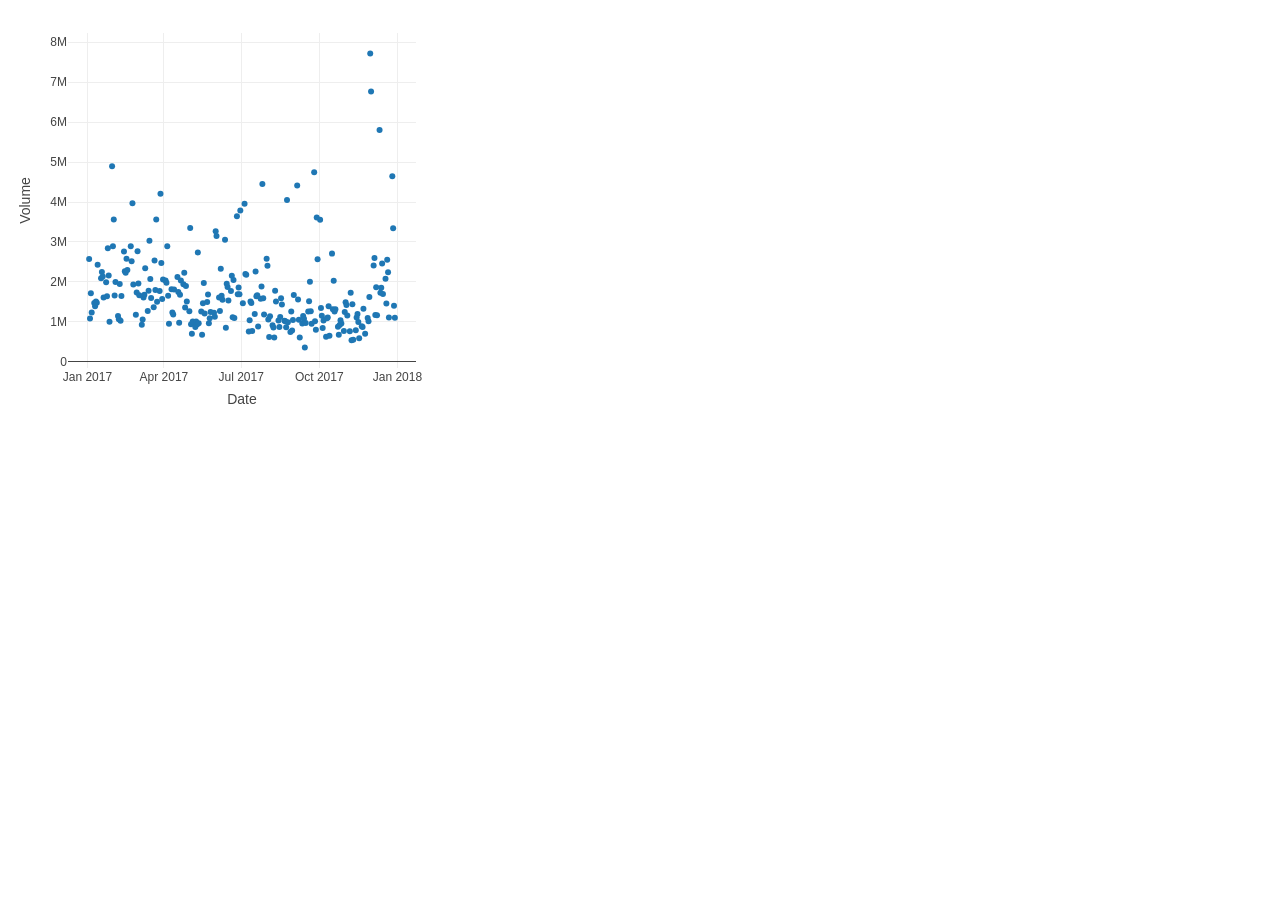
<file: Datacamp/Intermediate Interactive Data Visualization with plotly in R/file of Introduction and review of plotly/A simple scatterplot _ R_files/index.html>
<!DOCTYPE html>
<!-- saved from url=(0116)https://multiplexer-paid.datacamp.com/proxy/relative/7f8f0722107b39d1437a5cbc9caa7fc8/rfregtswnbjneeskxhj/index.html -->
<html><head><meta http-equiv="Content-Type" content="text/html; charset=UTF-8">

<script src="./htmlwidgets.js.download"></script>
<script src="./plotly.js.download"></script>
<script src="./typedarray.min.js.download"></script>
<script src="./jquery.min.js.download"></script>
<link href="./crosstalk.css" rel="stylesheet">
<script src="./crosstalk.min.js.download"></script>
<link href="./plotly-htmlwidgets.css" rel="stylesheet">
<script src="./plotly-latest.min.js.download"></script><style></style>

</head>
<body style="background-color:white;" class="vsc-initialized">
<div id="htmlwidget-7b253454e61d021b941e" style="width:100%;height:400px;" class="plotly html-widget html-widget-static-bound js-plotly-plot"><div class="plot-container plotly"><div class="svg-container" style="position: relative; width: 417.6px; height: 400px;"><svg class="main-svg" xmlns="http://www.w3.org/2000/svg" xmlns:xlink="http://www.w3.org/1999/xlink" width="417.6" height="400" style="background: rgb(255, 255, 255);"><defs id="defs-41bedc"><g class="clips"><clippath id="clip41bedcxyplot" class="plotclip"><rect width="348" height="335"></rect></clippath><clippath class="axesclip" id="clip41bedcx"><rect x="60" y="0" width="348" height="400"></rect></clippath><clippath class="axesclip" id="clip41bedcy"><rect x="0" y="25" width="417.6" height="335"></rect></clippath><clippath class="axesclip" id="clip41bedcxy"><rect x="60" y="25" width="348" height="335"></rect></clippath></g><g class="gradients"></g></defs><g class="bglayer"><rect class="bg" x="60" y="25" width="348" height="335" style="fill: rgb(255, 255, 255); fill-opacity: 1; stroke-width: 0;"></rect></g><g class="draglayer cursor-crosshair"><g class="xy"><rect class="nsewdrag drag" data-subplot="xy" x="60" y="25" width="348" height="335" style="fill: transparent; stroke-width: 0; pointer-events: all;"></rect><rect class="nwdrag drag cursor-nw-resize" data-subplot="xy" x="40" y="5" width="20" height="20" style="fill: transparent; stroke-width: 0; pointer-events: all;"></rect><rect class="nedrag drag cursor-ne-resize" data-subplot="xy" x="408" y="5" width="20" height="20" style="fill: transparent; stroke-width: 0; pointer-events: all;"></rect><rect class="swdrag drag cursor-sw-resize" data-subplot="xy" x="40" y="360" width="20" height="20" style="fill: transparent; stroke-width: 0; pointer-events: all;"></rect><rect class="sedrag drag cursor-se-resize" data-subplot="xy" x="408" y="360" width="20" height="20" style="fill: transparent; stroke-width: 0; pointer-events: all;"></rect><rect class="ewdrag drag cursor-ew-resize" data-subplot="xy" x="94.80000000000001" y="360.5" width="278.40000000000003" height="20" style="fill: transparent; stroke-width: 0; pointer-events: all;"></rect><rect class="wdrag drag cursor-w-resize" data-subplot="xy" x="60" y="360.5" width="34.800000000000004" height="20" style="fill: transparent; stroke-width: 0; pointer-events: all;"></rect><rect class="edrag drag cursor-e-resize" data-subplot="xy" x="373.2" y="360.5" width="34.800000000000004" height="20" style="fill: transparent; stroke-width: 0; pointer-events: all;"></rect><rect class="nsdrag drag cursor-ns-resize" data-subplot="xy" x="39.5" y="58.5" width="20" height="268" style="fill: transparent; stroke-width: 0; pointer-events: all;"></rect><rect class="sdrag drag cursor-s-resize" data-subplot="xy" x="39.5" y="326.5" width="20" height="33.5" style="fill: transparent; stroke-width: 0; pointer-events: all;"></rect><rect class="ndrag drag cursor-n-resize" data-subplot="xy" x="39.5" y="25" width="20" height="33.5" style="fill: transparent; stroke-width: 0; pointer-events: all;"></rect></g></g><g class="layer-below"><g class="imagelayer"></g><g class="shapelayer"></g></g><g class="cartesianlayer"><g class="subplot xy"><g class="layer-subplot"><g class="shapelayer"></g><g class="imagelayer"></g></g><g class="gridlayer"><g class="x"><path class="xgrid crisp" d="M0,25v335" transform="translate(79.45,0)" style="stroke: rgb(238, 238, 238); stroke-opacity: 1; stroke-width: 1px;"></path><path class="xgrid crisp" d="M0,25v335" transform="translate(155.88,0)" style="stroke: rgb(238, 238, 238); stroke-opacity: 1; stroke-width: 1px;"></path><path class="xgrid crisp" d="M0,25v335" transform="translate(233.15,0)" style="stroke: rgb(238, 238, 238); stroke-opacity: 1; stroke-width: 1px;"></path><path class="xgrid crisp" d="M0,25v335" transform="translate(311.27,0)" style="stroke: rgb(238, 238, 238); stroke-opacity: 1; stroke-width: 1px;"></path><path class="xgrid crisp" d="M0,25v335" transform="translate(389.4,0)" style="stroke: rgb(238, 238, 238); stroke-opacity: 1; stroke-width: 1px;"></path></g><g class="y"><path class="ygrid crisp" d="M60,0h348" transform="translate(0,313.87)" style="stroke: rgb(238, 238, 238); stroke-opacity: 1; stroke-width: 1px;"></path><path class="ygrid crisp" d="M60,0h348" transform="translate(0,273.93)" style="stroke: rgb(238, 238, 238); stroke-opacity: 1; stroke-width: 1px;"></path><path class="ygrid crisp" d="M60,0h348" transform="translate(0,233.99)" style="stroke: rgb(238, 238, 238); stroke-opacity: 1; stroke-width: 1px;"></path><path class="ygrid crisp" d="M60,0h348" transform="translate(0,194.05)" style="stroke: rgb(238, 238, 238); stroke-opacity: 1; stroke-width: 1px;"></path><path class="ygrid crisp" d="M60,0h348" transform="translate(0,154.11)" style="stroke: rgb(238, 238, 238); stroke-opacity: 1; stroke-width: 1px;"></path><path class="ygrid crisp" d="M60,0h348" transform="translate(0,114.17)" style="stroke: rgb(238, 238, 238); stroke-opacity: 1; stroke-width: 1px;"></path><path class="ygrid crisp" d="M60,0h348" transform="translate(0,74.22999999999999)" style="stroke: rgb(238, 238, 238); stroke-opacity: 1; stroke-width: 1px;"></path><path class="ygrid crisp" d="M60,0h348" transform="translate(0,34.28)" style="stroke: rgb(238, 238, 238); stroke-opacity: 1; stroke-width: 1px;"></path></g></g><g class="zerolinelayer"><path class="yzl zl crisp" d="M60,0h348" transform="translate(0,353.81)" style="stroke: rgb(68, 68, 68); stroke-opacity: 1; stroke-width: 1px;"></path></g><path class="xlines-below"></path><path class="ylines-below"></path><g class="overlines-below"></g><g class="xaxislayer-below"></g><g class="yaxislayer-below"></g><g class="overaxes-below"></g><g class="plot" transform="translate(60, 25)" clip-path="url(#clip41bedcxyplot)"><g class="scatterlayer mlayer"><g class="trace scatter tracedfcdba" style="stroke-miterlimit: 2; opacity: 1;"><g class="points"><path class="point" transform="translate(21.15,225.89)" d="M3,0A3,3 0 1,1 0,-3A3,3 0 0,1 3,0Z" style="opacity: 1; stroke-width: 0px; fill: rgb(31, 119, 180); fill-opacity: 1;"></path><path class="point" transform="translate(22,285.38)" d="M3,0A3,3 0 1,1 0,-3A3,3 0 0,1 3,0Z" style="opacity: 1; stroke-width: 0px; fill: rgb(31, 119, 180); fill-opacity: 1;"></path><path class="point" transform="translate(22.85,260.22)" d="M3,0A3,3 0 1,1 0,-3A3,3 0 0,1 3,0Z" style="opacity: 1; stroke-width: 0px; fill: rgb(31, 119, 180); fill-opacity: 1;"></path><path class="point" transform="translate(23.7,279.53)" d="M3,0A3,3 0 1,1 0,-3A3,3 0 0,1 3,0Z" style="opacity: 1; stroke-width: 0px; fill: rgb(31, 119, 180); fill-opacity: 1;"></path><path class="point" transform="translate(26.25,270.05)" d="M3,0A3,3 0 1,1 0,-3A3,3 0 0,1 3,0Z" style="opacity: 1; stroke-width: 0px; fill: rgb(31, 119, 180); fill-opacity: 1;"></path><path class="point" transform="translate(27.09,273.15)" d="M3,0A3,3 0 1,1 0,-3A3,3 0 0,1 3,0Z" style="opacity: 1; stroke-width: 0px; fill: rgb(31, 119, 180); fill-opacity: 1;"></path><path class="point" transform="translate(27.94,268.54)" d="M3,0A3,3 0 1,1 0,-3A3,3 0 0,1 3,0Z" style="opacity: 1; stroke-width: 0px; fill: rgb(31, 119, 180); fill-opacity: 1;"></path><path class="point" transform="translate(28.79,269.64)" d="M3,0A3,3 0 1,1 0,-3A3,3 0 0,1 3,0Z" style="opacity: 1; stroke-width: 0px; fill: rgb(31, 119, 180); fill-opacity: 1;"></path><path class="point" transform="translate(29.64,231.66)" d="M3,0A3,3 0 1,1 0,-3A3,3 0 0,1 3,0Z" style="opacity: 1; stroke-width: 0px; fill: rgb(31, 119, 180); fill-opacity: 1;"></path><path class="point" transform="translate(33.04,245.33)" d="M3,0A3,3 0 1,1 0,-3A3,3 0 0,1 3,0Z" style="opacity: 1; stroke-width: 0px; fill: rgb(31, 119, 180); fill-opacity: 1;"></path><path class="point" transform="translate(33.89,239.09)" d="M3,0A3,3 0 1,1 0,-3A3,3 0 0,1 3,0Z" style="opacity: 1; stroke-width: 0px; fill: rgb(31, 119, 180); fill-opacity: 1;"></path><path class="point" transform="translate(34.74,243.42)" d="M3,0A3,3 0 1,1 0,-3A3,3 0 0,1 3,0Z" style="opacity: 1; stroke-width: 0px; fill: rgb(31, 119, 180); fill-opacity: 1;"></path><path class="point" transform="translate(35.59,264.46)" d="M3,0A3,3 0 1,1 0,-3A3,3 0 0,1 3,0Z" style="opacity: 1; stroke-width: 0px; fill: rgb(31, 119, 180); fill-opacity: 1;"></path><path class="point" transform="translate(38.13,249.27)" d="M3,0A3,3 0 1,1 0,-3A3,3 0 0,1 3,0Z" style="opacity: 1; stroke-width: 0px; fill: rgb(31, 119, 180); fill-opacity: 1;"></path><path class="point" transform="translate(38.98,263.26)" d="M3,0A3,3 0 1,1 0,-3A3,3 0 0,1 3,0Z" style="opacity: 1; stroke-width: 0px; fill: rgb(31, 119, 180); fill-opacity: 1;"></path><path class="point" transform="translate(39.83,215.37)" d="M3,0A3,3 0 1,1 0,-3A3,3 0 0,1 3,0Z" style="opacity: 1; stroke-width: 0px; fill: rgb(31, 119, 180); fill-opacity: 1;"></path><path class="point" transform="translate(40.68,242.53)" d="M3,0A3,3 0 1,1 0,-3A3,3 0 0,1 3,0Z" style="opacity: 1; stroke-width: 0px; fill: rgb(31, 119, 180); fill-opacity: 1;"></path><path class="point" transform="translate(41.53,288.73)" d="M3,0A3,3 0 1,1 0,-3A3,3 0 0,1 3,0Z" style="opacity: 1; stroke-width: 0px; fill: rgb(31, 119, 180); fill-opacity: 1;"></path><path class="point" transform="translate(44.08,133.17)" d="M3,0A3,3 0 1,1 0,-3A3,3 0 0,1 3,0Z" style="opacity: 1; stroke-width: 0px; fill: rgb(31, 119, 180); fill-opacity: 1;"></path><path class="point" transform="translate(44.93,213.2)" d="M3,0A3,3 0 1,1 0,-3A3,3 0 0,1 3,0Z" style="opacity: 1; stroke-width: 0px; fill: rgb(31, 119, 180); fill-opacity: 1;"></path><path class="point" transform="translate(45.78,186.5)" d="M3,0A3,3 0 1,1 0,-3A3,3 0 0,1 3,0Z" style="opacity: 1; stroke-width: 0px; fill: rgb(31, 119, 180); fill-opacity: 1;"></path><path class="point" transform="translate(46.63,262.62)" d="M3,0A3,3 0 1,1 0,-3A3,3 0 0,1 3,0Z" style="opacity: 1; stroke-width: 0px; fill: rgb(31, 119, 180); fill-opacity: 1;"></path><path class="point" transform="translate(47.47,249.02)" d="M3,0A3,3 0 1,1 0,-3A3,3 0 0,1 3,0Z" style="opacity: 1; stroke-width: 0px; fill: rgb(31, 119, 180); fill-opacity: 1;"></path><path class="point" transform="translate(50.02,283.11)" d="M3,0A3,3 0 1,1 0,-3A3,3 0 0,1 3,0Z" style="opacity: 1; stroke-width: 0px; fill: rgb(31, 119, 180); fill-opacity: 1;"></path><path class="point" transform="translate(50.87,286.37)" d="M3,0A3,3 0 1,1 0,-3A3,3 0 0,1 3,0Z" style="opacity: 1; stroke-width: 0px; fill: rgb(31, 119, 180); fill-opacity: 1;"></path><path class="point" transform="translate(51.72,250.9)" d="M3,0A3,3 0 1,1 0,-3A3,3 0 0,1 3,0Z" style="opacity: 1; stroke-width: 0px; fill: rgb(31, 119, 180); fill-opacity: 1;"></path><path class="point" transform="translate(52.57,287.75)" d="M3,0A3,3 0 1,1 0,-3A3,3 0 0,1 3,0Z" style="opacity: 1; stroke-width: 0px; fill: rgb(31, 119, 180); fill-opacity: 1;"></path><path class="point" transform="translate(53.42,262.91)" d="M3,0A3,3 0 1,1 0,-3A3,3 0 0,1 3,0Z" style="opacity: 1; stroke-width: 0px; fill: rgb(31, 119, 180); fill-opacity: 1;"></path><path class="point" transform="translate(55.97,218.61)" d="M3,0A3,3 0 1,1 0,-3A3,3 0 0,1 3,0Z" style="opacity: 1; stroke-width: 0px; fill: rgb(31, 119, 180); fill-opacity: 1;"></path><path class="point" transform="translate(56.82,238.16)" d="M3,0A3,3 0 1,1 0,-3A3,3 0 0,1 3,0Z" style="opacity: 1; stroke-width: 0px; fill: rgb(31, 119, 180); fill-opacity: 1;"></path><path class="point" transform="translate(57.66,239.84)" d="M3,0A3,3 0 1,1 0,-3A3,3 0 0,1 3,0Z" style="opacity: 1; stroke-width: 0px; fill: rgb(31, 119, 180); fill-opacity: 1;"></path><path class="point" transform="translate(58.51,225.78)" d="M3,0A3,3 0 1,1 0,-3A3,3 0 0,1 3,0Z" style="opacity: 1; stroke-width: 0px; fill: rgb(31, 119, 180); fill-opacity: 1;"></path><path class="point" transform="translate(59.36,237.1)" d="M3,0A3,3 0 1,1 0,-3A3,3 0 0,1 3,0Z" style="opacity: 1; stroke-width: 0px; fill: rgb(31, 119, 180); fill-opacity: 1;"></path><path class="point" transform="translate(62.76,213.23)" d="M3,0A3,3 0 1,1 0,-3A3,3 0 0,1 3,0Z" style="opacity: 1; stroke-width: 0px; fill: rgb(31, 119, 180); fill-opacity: 1;"></path><path class="point" transform="translate(63.61,228.15)" d="M3,0A3,3 0 1,1 0,-3A3,3 0 0,1 3,0Z" style="opacity: 1; stroke-width: 0px; fill: rgb(31, 119, 180); fill-opacity: 1;"></path><path class="point" transform="translate(64.46,170.35)" d="M3,0A3,3 0 1,1 0,-3A3,3 0 0,1 3,0Z" style="opacity: 1; stroke-width: 0px; fill: rgb(31, 119, 180); fill-opacity: 1;"></path><path class="point" transform="translate(65.31,251.45)" d="M3,0A3,3 0 1,1 0,-3A3,3 0 0,1 3,0Z" style="opacity: 1; stroke-width: 0px; fill: rgb(31, 119, 180); fill-opacity: 1;"></path><path class="point" transform="translate(67.85,281.69)" d="M3,0A3,3 0 1,1 0,-3A3,3 0 0,1 3,0Z" style="opacity: 1; stroke-width: 0px; fill: rgb(31, 119, 180); fill-opacity: 1;"></path><path class="point" transform="translate(68.7,259.59)" d="M3,0A3,3 0 1,1 0,-3A3,3 0 0,1 3,0Z" style="opacity: 1; stroke-width: 0px; fill: rgb(31, 119, 180); fill-opacity: 1;"></path><path class="point" transform="translate(69.55,218.19)" d="M3,0A3,3 0 1,1 0,-3A3,3 0 0,1 3,0Z" style="opacity: 1; stroke-width: 0px; fill: rgb(31, 119, 180); fill-opacity: 1;"></path><path class="point" transform="translate(70.4,250.49)" d="M3,0A3,3 0 1,1 0,-3A3,3 0 0,1 3,0Z" style="opacity: 1; stroke-width: 0px; fill: rgb(31, 119, 180); fill-opacity: 1;"></path><path class="point" transform="translate(71.25,262.3)" d="M3,0A3,3 0 1,1 0,-3A3,3 0 0,1 3,0Z" style="opacity: 1; stroke-width: 0px; fill: rgb(31, 119, 180); fill-opacity: 1;"></path><path class="point" transform="translate(73.8,291.63)" d="M3,0A3,3 0 1,1 0,-3A3,3 0 0,1 3,0Z" style="opacity: 1; stroke-width: 0px; fill: rgb(31, 119, 180); fill-opacity: 1;"></path><path class="point" transform="translate(74.65,286.41)" d="M3,0A3,3 0 1,1 0,-3A3,3 0 0,1 3,0Z" style="opacity: 1; stroke-width: 0px; fill: rgb(31, 119, 180); fill-opacity: 1;"></path><path class="point" transform="translate(75.5,264.41)" d="M3,0A3,3 0 1,1 0,-3A3,3 0 0,1 3,0Z" style="opacity: 1; stroke-width: 0px; fill: rgb(31, 119, 180); fill-opacity: 1;"></path><path class="point" transform="translate(76.35,261.72)" d="M3,0A3,3 0 1,1 0,-3A3,3 0 0,1 3,0Z" style="opacity: 1; stroke-width: 0px; fill: rgb(31, 119, 180); fill-opacity: 1;"></path><path class="point" transform="translate(77.2,235.22)" d="M3,0A3,3 0 1,1 0,-3A3,3 0 0,1 3,0Z" style="opacity: 1; stroke-width: 0px; fill: rgb(31, 119, 180); fill-opacity: 1;"></path><path class="point" transform="translate(79.74,277.93)" d="M3,0A3,3 0 1,1 0,-3A3,3 0 0,1 3,0Z" style="opacity: 1; stroke-width: 0px; fill: rgb(31, 119, 180); fill-opacity: 1;"></path><path class="point" transform="translate(80.59,257.68)" d="M3,0A3,3 0 1,1 0,-3A3,3 0 0,1 3,0Z" style="opacity: 1; stroke-width: 0px; fill: rgb(31, 119, 180); fill-opacity: 1;"></path><path class="point" transform="translate(81.44,207.76)" d="M3,0A3,3 0 1,1 0,-3A3,3 0 0,1 3,0Z" style="opacity: 1; stroke-width: 0px; fill: rgb(31, 119, 180); fill-opacity: 1;"></path><path class="point" transform="translate(82.29,246.04)" d="M3,0A3,3 0 1,1 0,-3A3,3 0 0,1 3,0Z" style="opacity: 1; stroke-width: 0px; fill: rgb(31, 119, 180); fill-opacity: 1;"></path><path class="point" transform="translate(83.14,265.09)" d="M3,0A3,3 0 1,1 0,-3A3,3 0 0,1 3,0Z" style="opacity: 1; stroke-width: 0px; fill: rgb(31, 119, 180); fill-opacity: 1;"></path><path class="point" transform="translate(85.69,274.37)" d="M3,0A3,3 0 1,1 0,-3A3,3 0 0,1 3,0Z" style="opacity: 1; stroke-width: 0px; fill: rgb(31, 119, 180); fill-opacity: 1;"></path><path class="point" transform="translate(86.54,227.53)" d="M3,0A3,3 0 1,1 0,-3A3,3 0 0,1 3,0Z" style="opacity: 1; stroke-width: 0px; fill: rgb(31, 119, 180); fill-opacity: 1;"></path><path class="point" transform="translate(87.39,257.11)" d="M3,0A3,3 0 1,1 0,-3A3,3 0 0,1 3,0Z" style="opacity: 1; stroke-width: 0px; fill: rgb(31, 119, 180); fill-opacity: 1;"></path><path class="point" transform="translate(88.23,186.51)" d="M3,0A3,3 0 1,1 0,-3A3,3 0 0,1 3,0Z" style="opacity: 1; stroke-width: 0px; fill: rgb(31, 119, 180); fill-opacity: 1;"></path><path class="point" transform="translate(89.08,268.76)" d="M3,0A3,3 0 1,1 0,-3A3,3 0 0,1 3,0Z" style="opacity: 1; stroke-width: 0px; fill: rgb(31, 119, 180); fill-opacity: 1;"></path><path class="point" transform="translate(91.63,257.9)" d="M3,0A3,3 0 1,1 0,-3A3,3 0 0,1 3,0Z" style="opacity: 1; stroke-width: 0px; fill: rgb(31, 119, 180); fill-opacity: 1;"></path><path class="point" transform="translate(92.48,160.74)" d="M3,0A3,3 0 1,1 0,-3A3,3 0 0,1 3,0Z" style="opacity: 1; stroke-width: 0px; fill: rgb(31, 119, 180); fill-opacity: 1;"></path><path class="point" transform="translate(93.33,229.98)" d="M3,0A3,3 0 1,1 0,-3A3,3 0 0,1 3,0Z" style="opacity: 1; stroke-width: 0px; fill: rgb(31, 119, 180); fill-opacity: 1;"></path><path class="point" transform="translate(94.18,265.92)" d="M3,0A3,3 0 1,1 0,-3A3,3 0 0,1 3,0Z" style="opacity: 1; stroke-width: 0px; fill: rgb(31, 119, 180); fill-opacity: 1;"></path><path class="point" transform="translate(95.03,246.39)" d="M3,0A3,3 0 1,1 0,-3A3,3 0 0,1 3,0Z" style="opacity: 1; stroke-width: 0px; fill: rgb(31, 119, 180); fill-opacity: 1;"></path><path class="point" transform="translate(97.58,247.54)" d="M3,0A3,3 0 1,1 0,-3A3,3 0 0,1 3,0Z" style="opacity: 1; stroke-width: 0px; fill: rgb(31, 119, 180); fill-opacity: 1;"></path><path class="point" transform="translate(98.42,249.82)" d="M3,0A3,3 0 1,1 0,-3A3,3 0 0,1 3,0Z" style="opacity: 1; stroke-width: 0px; fill: rgb(31, 119, 180); fill-opacity: 1;"></path><path class="point" transform="translate(99.27,213.15)" d="M3,0A3,3 0 1,1 0,-3A3,3 0 0,1 3,0Z" style="opacity: 1; stroke-width: 0px; fill: rgb(31, 119, 180); fill-opacity: 1;"></path><path class="point" transform="translate(100.12,262.8)" d="M3,0A3,3 0 1,1 0,-3A3,3 0 0,1 3,0Z" style="opacity: 1; stroke-width: 0px; fill: rgb(31, 119, 180); fill-opacity: 1;"></path><path class="point" transform="translate(100.97,290.75)" d="M3,0A3,3 0 1,1 0,-3A3,3 0 0,1 3,0Z" style="opacity: 1; stroke-width: 0px; fill: rgb(31, 119, 180); fill-opacity: 1;"></path><path class="point" transform="translate(103.52,256.2)" d="M3,0A3,3 0 1,1 0,-3A3,3 0 0,1 3,0Z" style="opacity: 1; stroke-width: 0px; fill: rgb(31, 119, 180); fill-opacity: 1;"></path><path class="point" transform="translate(104.37,279.47)" d="M3,0A3,3 0 1,1 0,-3A3,3 0 0,1 3,0Z" style="opacity: 1; stroke-width: 0px; fill: rgb(31, 119, 180); fill-opacity: 1;"></path><path class="point" transform="translate(105.22,281.45)" d="M3,0A3,3 0 1,1 0,-3A3,3 0 0,1 3,0Z" style="opacity: 1; stroke-width: 0px; fill: rgb(31, 119, 180); fill-opacity: 1;"></path><path class="point" transform="translate(106.07,256.52)" d="M3,0A3,3 0 1,1 0,-3A3,3 0 0,1 3,0Z" style="opacity: 1; stroke-width: 0px; fill: rgb(31, 119, 180); fill-opacity: 1;"></path><path class="point" transform="translate(109.46,243.99)" d="M3,0A3,3 0 1,1 0,-3A3,3 0 0,1 3,0Z" style="opacity: 1; stroke-width: 0px; fill: rgb(31, 119, 180); fill-opacity: 1;"></path><path class="point" transform="translate(110.31,258.88)" d="M3,0A3,3 0 1,1 0,-3A3,3 0 0,1 3,0Z" style="opacity: 1; stroke-width: 0px; fill: rgb(31, 119, 180); fill-opacity: 1;"></path><path class="point" transform="translate(111.16,289.8)" d="M3,0A3,3 0 1,1 0,-3A3,3 0 0,1 3,0Z" style="opacity: 1; stroke-width: 0px; fill: rgb(31, 119, 180); fill-opacity: 1;"></path><path class="point" transform="translate(112.01,261.65)" d="M3,0A3,3 0 1,1 0,-3A3,3 0 0,1 3,0Z" style="opacity: 1; stroke-width: 0px; fill: rgb(31, 119, 180); fill-opacity: 1;"></path><path class="point" transform="translate(112.86,247.48)" d="M3,0A3,3 0 1,1 0,-3A3,3 0 0,1 3,0Z" style="opacity: 1; stroke-width: 0px; fill: rgb(31, 119, 180); fill-opacity: 1;"></path><path class="point" transform="translate(115.41,251.15)" d="M3,0A3,3 0 1,1 0,-3A3,3 0 0,1 3,0Z" style="opacity: 1; stroke-width: 0px; fill: rgb(31, 119, 180); fill-opacity: 1;"></path><path class="point" transform="translate(116.26,239.68)" d="M3,0A3,3 0 1,1 0,-3A3,3 0 0,1 3,0Z" style="opacity: 1; stroke-width: 0px; fill: rgb(31, 119, 180); fill-opacity: 1;"></path><path class="point" transform="translate(117.11,274.45)" d="M3,0A3,3 0 1,1 0,-3A3,3 0 0,1 3,0Z" style="opacity: 1; stroke-width: 0px; fill: rgb(31, 119, 180); fill-opacity: 1;"></path><path class="point" transform="translate(117.96,253.03)" d="M3,0A3,3 0 1,1 0,-3A3,3 0 0,1 3,0Z" style="opacity: 1; stroke-width: 0px; fill: rgb(31, 119, 180); fill-opacity: 1;"></path><path class="point" transform="translate(118.8,268.43)" d="M3,0A3,3 0 1,1 0,-3A3,3 0 0,1 3,0Z" style="opacity: 1; stroke-width: 0px; fill: rgb(31, 119, 180); fill-opacity: 1;"></path><path class="point" transform="translate(121.35,278.14)" d="M3,0A3,3 0 1,1 0,-3A3,3 0 0,1 3,0Z" style="opacity: 1; stroke-width: 0px; fill: rgb(31, 119, 180); fill-opacity: 1;"></path><path class="point" transform="translate(122.2,195)" d="M3,0A3,3 0 1,1 0,-3A3,3 0 0,1 3,0Z" style="opacity: 1; stroke-width: 0px; fill: rgb(31, 119, 180); fill-opacity: 1;"></path><path class="point" transform="translate(123.05,291.31)" d="M3,0A3,3 0 1,1 0,-3A3,3 0 0,1 3,0Z" style="opacity: 1; stroke-width: 0px; fill: rgb(31, 119, 180); fill-opacity: 1;"></path><path class="point" transform="translate(123.9,300.72)" d="M3,0A3,3 0 1,1 0,-3A3,3 0 0,1 3,0Z" style="opacity: 1; stroke-width: 0px; fill: rgb(31, 119, 180); fill-opacity: 1;"></path><path class="point" transform="translate(124.75,288.58)" d="M3,0A3,3 0 1,1 0,-3A3,3 0 0,1 3,0Z" style="opacity: 1; stroke-width: 0px; fill: rgb(31, 119, 180); fill-opacity: 1;"></path><path class="point" transform="translate(127.3,294.07)" d="M3,0A3,3 0 1,1 0,-3A3,3 0 0,1 3,0Z" style="opacity: 1; stroke-width: 0px; fill: rgb(31, 119, 180); fill-opacity: 1;"></path><path class="point" transform="translate(128.15,288.46)" d="M3,0A3,3 0 1,1 0,-3A3,3 0 0,1 3,0Z" style="opacity: 1; stroke-width: 0px; fill: rgb(31, 119, 180); fill-opacity: 1;"></path><path class="point" transform="translate(128.99,291.58)" d="M3,0A3,3 0 1,1 0,-3A3,3 0 0,1 3,0Z" style="opacity: 1; stroke-width: 0px; fill: rgb(31, 119, 180); fill-opacity: 1;"></path><path class="point" transform="translate(129.84,219.42)" d="M3,0A3,3 0 1,1 0,-3A3,3 0 0,1 3,0Z" style="opacity: 1; stroke-width: 0px; fill: rgb(31, 119, 180); fill-opacity: 1;"></path><path class="point" transform="translate(130.69,290.16)" d="M3,0A3,3 0 1,1 0,-3A3,3 0 0,1 3,0Z" style="opacity: 1; stroke-width: 0px; fill: rgb(31, 119, 180); fill-opacity: 1;"></path><path class="point" transform="translate(133.24,278.54)" d="M3,0A3,3 0 1,1 0,-3A3,3 0 0,1 3,0Z" style="opacity: 1; stroke-width: 0px; fill: rgb(31, 119, 180); fill-opacity: 1;"></path><path class="point" transform="translate(134.09,301.79)" d="M3,0A3,3 0 1,1 0,-3A3,3 0 0,1 3,0Z" style="opacity: 1; stroke-width: 0px; fill: rgb(31, 119, 180); fill-opacity: 1;"></path><path class="point" transform="translate(134.94,270.18)" d="M3,0A3,3 0 1,1 0,-3A3,3 0 0,1 3,0Z" style="opacity: 1; stroke-width: 0px; fill: rgb(31, 119, 180); fill-opacity: 1;"></path><path class="point" transform="translate(135.79,249.94)" d="M3,0A3,3 0 1,1 0,-3A3,3 0 0,1 3,0Z" style="opacity: 1; stroke-width: 0px; fill: rgb(31, 119, 180); fill-opacity: 1;"></path><path class="point" transform="translate(136.64,280.6)" d="M3,0A3,3 0 1,1 0,-3A3,3 0 0,1 3,0Z" style="opacity: 1; stroke-width: 0px; fill: rgb(31, 119, 180); fill-opacity: 1;"></path><path class="point" transform="translate(139.18,268.94)" d="M3,0A3,3 0 1,1 0,-3A3,3 0 0,1 3,0Z" style="opacity: 1; stroke-width: 0px; fill: rgb(31, 119, 180); fill-opacity: 1;"></path><path class="point" transform="translate(140.03,261.61)" d="M3,0A3,3 0 1,1 0,-3A3,3 0 0,1 3,0Z" style="opacity: 1; stroke-width: 0px; fill: rgb(31, 119, 180); fill-opacity: 1;"></path><path class="point" transform="translate(140.88,290.36)" d="M3,0A3,3 0 1,1 0,-3A3,3 0 0,1 3,0Z" style="opacity: 1; stroke-width: 0px; fill: rgb(31, 119, 180); fill-opacity: 1;"></path><path class="point" transform="translate(141.73,285.29)" d="M3,0A3,3 0 1,1 0,-3A3,3 0 0,1 3,0Z" style="opacity: 1; stroke-width: 0px; fill: rgb(31, 119, 180); fill-opacity: 1;"></path><path class="point" transform="translate(142.58,278.94)" d="M3,0A3,3 0 1,1 0,-3A3,3 0 0,1 3,0Z" style="opacity: 1; stroke-width: 0px; fill: rgb(31, 119, 180); fill-opacity: 1;"></path><path class="point" transform="translate(145.98,279.81)" d="M3,0A3,3 0 1,1 0,-3A3,3 0 0,1 3,0Z" style="opacity: 1; stroke-width: 0px; fill: rgb(31, 119, 180); fill-opacity: 1;"></path><path class="point" transform="translate(146.83,283.66)" d="M3,0A3,3 0 1,1 0,-3A3,3 0 0,1 3,0Z" style="opacity: 1; stroke-width: 0px; fill: rgb(31, 119, 180); fill-opacity: 1;"></path><path class="point" transform="translate(147.68,198.33)" d="M3,0A3,3 0 1,1 0,-3A3,3 0 0,1 3,0Z" style="opacity: 1; stroke-width: 0px; fill: rgb(31, 119, 180); fill-opacity: 1;"></path><path class="point" transform="translate(148.53,202.89)" d="M3,0A3,3 0 1,1 0,-3A3,3 0 0,1 3,0Z" style="opacity: 1; stroke-width: 0px; fill: rgb(31, 119, 180); fill-opacity: 1;"></path><path class="point" transform="translate(151.07,264.53)" d="M3,0A3,3 0 1,1 0,-3A3,3 0 0,1 3,0Z" style="opacity: 1; stroke-width: 0px; fill: rgb(31, 119, 180); fill-opacity: 1;"></path><path class="point" transform="translate(151.92,278.06)" d="M3,0A3,3 0 1,1 0,-3A3,3 0 0,1 3,0Z" style="opacity: 1; stroke-width: 0px; fill: rgb(31, 119, 180); fill-opacity: 1;"></path><path class="point" transform="translate(152.77,235.79)" d="M3,0A3,3 0 1,1 0,-3A3,3 0 0,1 3,0Z" style="opacity: 1; stroke-width: 0px; fill: rgb(31, 119, 180); fill-opacity: 1;"></path><path class="point" transform="translate(153.62,262.69)" d="M3,0A3,3 0 1,1 0,-3A3,3 0 0,1 3,0Z" style="opacity: 1; stroke-width: 0px; fill: rgb(31, 119, 180); fill-opacity: 1;"></path><path class="point" transform="translate(154.47,266.68)" d="M3,0A3,3 0 1,1 0,-3A3,3 0 0,1 3,0Z" style="opacity: 1; stroke-width: 0px; fill: rgb(31, 119, 180); fill-opacity: 1;"></path><path class="point" transform="translate(157.02,206.63)" d="M3,0A3,3 0 1,1 0,-3A3,3 0 0,1 3,0Z" style="opacity: 1; stroke-width: 0px; fill: rgb(31, 119, 180); fill-opacity: 1;"></path><path class="point" transform="translate(157.87,294.83)" d="M3,0A3,3 0 1,1 0,-3A3,3 0 0,1 3,0Z" style="opacity: 1; stroke-width: 0px; fill: rgb(31, 119, 180); fill-opacity: 1;"></path><path class="point" transform="translate(158.72,250.72)" d="M3,0A3,3 0 1,1 0,-3A3,3 0 0,1 3,0Z" style="opacity: 1; stroke-width: 0px; fill: rgb(31, 119, 180); fill-opacity: 1;"></path><path class="point" transform="translate(159.56,254.08)" d="M3,0A3,3 0 1,1 0,-3A3,3 0 0,1 3,0Z" style="opacity: 1; stroke-width: 0px; fill: rgb(31, 119, 180); fill-opacity: 1;"></path><path class="point" transform="translate(160.41,267.51)" d="M3,0A3,3 0 1,1 0,-3A3,3 0 0,1 3,0Z" style="opacity: 1; stroke-width: 0px; fill: rgb(31, 119, 180); fill-opacity: 1;"></path><path class="point" transform="translate(162.96,257.93)" d="M3,0A3,3 0 1,1 0,-3A3,3 0 0,1 3,0Z" style="opacity: 1; stroke-width: 0px; fill: rgb(31, 119, 180); fill-opacity: 1;"></path><path class="point" transform="translate(163.81,242.73)" d="M3,0A3,3 0 1,1 0,-3A3,3 0 0,1 3,0Z" style="opacity: 1; stroke-width: 0px; fill: rgb(31, 119, 180); fill-opacity: 1;"></path><path class="point" transform="translate(164.66,284.21)" d="M3,0A3,3 0 1,1 0,-3A3,3 0 0,1 3,0Z" style="opacity: 1; stroke-width: 0px; fill: rgb(31, 119, 180); fill-opacity: 1;"></path><path class="point" transform="translate(165.51,246.95)" d="M3,0A3,3 0 1,1 0,-3A3,3 0 0,1 3,0Z" style="opacity: 1; stroke-width: 0px; fill: rgb(31, 119, 180); fill-opacity: 1;"></path><path class="point" transform="translate(166.36,285)" d="M3,0A3,3 0 1,1 0,-3A3,3 0 0,1 3,0Z" style="opacity: 1; stroke-width: 0px; fill: rgb(31, 119, 180); fill-opacity: 1;"></path><path class="point" transform="translate(168.91,183.24)" d="M3,0A3,3 0 1,1 0,-3A3,3 0 0,1 3,0Z" style="opacity: 1; stroke-width: 0px; fill: rgb(31, 119, 180); fill-opacity: 1;"></path><path class="point" transform="translate(169.75,261.14)" d="M3,0A3,3 0 1,1 0,-3A3,3 0 0,1 3,0Z" style="opacity: 1; stroke-width: 0px; fill: rgb(31, 119, 180); fill-opacity: 1;"></path><path class="point" transform="translate(170.6,254.55)" d="M3,0A3,3 0 1,1 0,-3A3,3 0 0,1 3,0Z" style="opacity: 1; stroke-width: 0px; fill: rgb(31, 119, 180); fill-opacity: 1;"></path><path class="point" transform="translate(171.45,261.29)" d="M3,0A3,3 0 1,1 0,-3A3,3 0 0,1 3,0Z" style="opacity: 1; stroke-width: 0px; fill: rgb(31, 119, 180); fill-opacity: 1;"></path><path class="point" transform="translate(172.3,177.54)" d="M3,0A3,3 0 1,1 0,-3A3,3 0 0,1 3,0Z" style="opacity: 1; stroke-width: 0px; fill: rgb(31, 119, 180); fill-opacity: 1;"></path><path class="point" transform="translate(174.85,270.27)" d="M3,0A3,3 0 1,1 0,-3A3,3 0 0,1 3,0Z" style="opacity: 1; stroke-width: 0px; fill: rgb(31, 119, 180); fill-opacity: 1;"></path><path class="point" transform="translate(176.55,170.74)" d="M3,0A3,3 0 1,1 0,-3A3,3 0 0,1 3,0Z" style="opacity: 1; stroke-width: 0px; fill: rgb(31, 119, 180); fill-opacity: 1;"></path><path class="point" transform="translate(177.4,241.09)" d="M3,0A3,3 0 1,1 0,-3A3,3 0 0,1 3,0Z" style="opacity: 1; stroke-width: 0px; fill: rgb(31, 119, 180); fill-opacity: 1;"></path><path class="point" transform="translate(178.25,241.77)" d="M3,0A3,3 0 1,1 0,-3A3,3 0 0,1 3,0Z" style="opacity: 1; stroke-width: 0px; fill: rgb(31, 119, 180); fill-opacity: 1;"></path><path class="point" transform="translate(180.79,298.38)" d="M3,0A3,3 0 1,1 0,-3A3,3 0 0,1 3,0Z" style="opacity: 1; stroke-width: 0px; fill: rgb(31, 119, 180); fill-opacity: 1;"></path><path class="point" transform="translate(181.64,287.3)" d="M3,0A3,3 0 1,1 0,-3A3,3 0 0,1 3,0Z" style="opacity: 1; stroke-width: 0px; fill: rgb(31, 119, 180); fill-opacity: 1;"></path><path class="point" transform="translate(182.49,268.52)" d="M3,0A3,3 0 1,1 0,-3A3,3 0 0,1 3,0Z" style="opacity: 1; stroke-width: 0px; fill: rgb(31, 119, 180); fill-opacity: 1;"></path><path class="point" transform="translate(183.34,269.91)" d="M3,0A3,3 0 1,1 0,-3A3,3 0 0,1 3,0Z" style="opacity: 1; stroke-width: 0px; fill: rgb(31, 119, 180); fill-opacity: 1;"></path><path class="point" transform="translate(184.19,297.88)" d="M3,0A3,3 0 1,1 0,-3A3,3 0 0,1 3,0Z" style="opacity: 1; stroke-width: 0px; fill: rgb(31, 119, 180); fill-opacity: 1;"></path><path class="point" transform="translate(186.74,280.97)" d="M3,0A3,3 0 1,1 0,-3A3,3 0 0,1 3,0Z" style="opacity: 1; stroke-width: 0px; fill: rgb(31, 119, 180); fill-opacity: 1;"></path><path class="point" transform="translate(187.59,238.49)" d="M3,0A3,3 0 1,1 0,-3A3,3 0 0,1 3,0Z" style="opacity: 1; stroke-width: 0px; fill: rgb(31, 119, 180); fill-opacity: 1;"></path><path class="point" transform="translate(188.44,263.29)" d="M3,0A3,3 0 1,1 0,-3A3,3 0 0,1 3,0Z" style="opacity: 1; stroke-width: 0px; fill: rgb(31, 119, 180); fill-opacity: 1;"></path><path class="point" transform="translate(189.28,262.13)" d="M3,0A3,3 0 1,1 0,-3A3,3 0 0,1 3,0Z" style="opacity: 1; stroke-width: 0px; fill: rgb(31, 119, 180); fill-opacity: 1;"></path><path class="point" transform="translate(190.13,293.62)" d="M3,0A3,3 0 1,1 0,-3A3,3 0 0,1 3,0Z" style="opacity: 1; stroke-width: 0px; fill: rgb(31, 119, 180); fill-opacity: 1;"></path><path class="point" transform="translate(192.68,265.69)" d="M3,0A3,3 0 1,1 0,-3A3,3 0 0,1 3,0Z" style="opacity: 1; stroke-width: 0px; fill: rgb(31, 119, 180); fill-opacity: 1;"></path><path class="point" transform="translate(193.53,253.55)" d="M3,0A3,3 0 1,1 0,-3A3,3 0 0,1 3,0Z" style="opacity: 1; stroke-width: 0px; fill: rgb(31, 119, 180); fill-opacity: 1;"></path><path class="point" transform="translate(194.38,151.06)" d="M3,0A3,3 0 1,1 0,-3A3,3 0 0,1 3,0Z" style="opacity: 1; stroke-width: 0px; fill: rgb(31, 119, 180); fill-opacity: 1;"></path><path class="point" transform="translate(195.23,265.14)" d="M3,0A3,3 0 1,1 0,-3A3,3 0 0,1 3,0Z" style="opacity: 1; stroke-width: 0px; fill: rgb(31, 119, 180); fill-opacity: 1;"></path><path class="point" transform="translate(196.08,281.55)" d="M3,0A3,3 0 1,1 0,-3A3,3 0 0,1 3,0Z" style="opacity: 1; stroke-width: 0px; fill: rgb(31, 119, 180); fill-opacity: 1;"></path><path class="point" transform="translate(198.63,225.85)" d="M3,0A3,3 0 1,1 0,-3A3,3 0 0,1 3,0Z" style="opacity: 1; stroke-width: 0px; fill: rgb(31, 119, 180); fill-opacity: 1;"></path><path class="point" transform="translate(199.47,232.81)" d="M3,0A3,3 0 1,1 0,-3A3,3 0 0,1 3,0Z" style="opacity: 1; stroke-width: 0px; fill: rgb(31, 119, 180); fill-opacity: 1;"></path><path class="point" transform="translate(200.32,286.41)" d="M3,0A3,3 0 1,1 0,-3A3,3 0 0,1 3,0Z" style="opacity: 1; stroke-width: 0px; fill: rgb(31, 119, 180); fill-opacity: 1;"></path><path class="point" transform="translate(201.17,303.92)" d="M3,0A3,3 0 1,1 0,-3A3,3 0 0,1 3,0Z" style="opacity: 1; stroke-width: 0px; fill: rgb(31, 119, 180); fill-opacity: 1;"></path><path class="point" transform="translate(202.02,283.22)" d="M3,0A3,3 0 1,1 0,-3A3,3 0 0,1 3,0Z" style="opacity: 1; stroke-width: 0px; fill: rgb(31, 119, 180); fill-opacity: 1;"></path><path class="point" transform="translate(204.57,292.16)" d="M3,0A3,3 0 1,1 0,-3A3,3 0 0,1 3,0Z" style="opacity: 1; stroke-width: 0px; fill: rgb(31, 119, 180); fill-opacity: 1;"></path><path class="point" transform="translate(205.42,294.48)" d="M3,0A3,3 0 1,1 0,-3A3,3 0 0,1 3,0Z" style="opacity: 1; stroke-width: 0px; fill: rgb(31, 119, 180); fill-opacity: 1;"></path><path class="point" transform="translate(206.27,304.58)" d="M3,0A3,3 0 1,1 0,-3A3,3 0 0,1 3,0Z" style="opacity: 1; stroke-width: 0px; fill: rgb(31, 119, 180); fill-opacity: 1;"></path><path class="point" transform="translate(207.12,257.76)" d="M3,0A3,3 0 1,1 0,-3A3,3 0 0,1 3,0Z" style="opacity: 1; stroke-width: 0px; fill: rgb(31, 119, 180); fill-opacity: 1;"></path><path class="point" transform="translate(207.97,268.41)" d="M3,0A3,3 0 1,1 0,-3A3,3 0 0,1 3,0Z" style="opacity: 1; stroke-width: 0px; fill: rgb(31, 119, 180); fill-opacity: 1;"></path><path class="point" transform="translate(210.51,287.55)" d="M3,0A3,3 0 1,1 0,-3A3,3 0 0,1 3,0Z" style="opacity: 1; stroke-width: 0px; fill: rgb(31, 119, 180); fill-opacity: 1;"></path><path class="point" transform="translate(211.36,293.99)" d="M3,0A3,3 0 1,1 0,-3A3,3 0 0,1 3,0Z" style="opacity: 1; stroke-width: 0px; fill: rgb(31, 119, 180); fill-opacity: 1;"></path><path class="point" transform="translate(212.21,283.95)" d="M3,0A3,3 0 1,1 0,-3A3,3 0 0,1 3,0Z" style="opacity: 1; stroke-width: 0px; fill: rgb(31, 119, 180); fill-opacity: 1;"></path><path class="point" transform="translate(213.06,265.14)" d="M3,0A3,3 0 1,1 0,-3A3,3 0 0,1 3,0Z" style="opacity: 1; stroke-width: 0px; fill: rgb(31, 119, 180); fill-opacity: 1;"></path><path class="point" transform="translate(213.91,271.51)" d="M3,0A3,3 0 1,1 0,-3A3,3 0 0,1 3,0Z" style="opacity: 1; stroke-width: 0px; fill: rgb(31, 119, 180); fill-opacity: 1;"></path><path class="point" transform="translate(216.46,287.7)" d="M3,0A3,3 0 1,1 0,-3A3,3 0 0,1 3,0Z" style="opacity: 1; stroke-width: 0px; fill: rgb(31, 119, 180); fill-opacity: 1;"></path><path class="point" transform="translate(217.31,288.32)" d="M3,0A3,3 0 1,1 0,-3A3,3 0 0,1 3,0Z" style="opacity: 1; stroke-width: 0px; fill: rgb(31, 119, 180); fill-opacity: 1;"></path><path class="point" transform="translate(218.16,294.29)" d="M3,0A3,3 0 1,1 0,-3A3,3 0 0,1 3,0Z" style="opacity: 1; stroke-width: 0px; fill: rgb(31, 119, 180); fill-opacity: 1;"></path><path class="point" transform="translate(219.01,167.11)" d="M3,0A3,3 0 1,1 0,-3A3,3 0 0,1 3,0Z" style="opacity: 1; stroke-width: 0px; fill: rgb(31, 119, 180); fill-opacity: 1;"></path><path class="point" transform="translate(219.85,289.3)" d="M3,0A3,3 0 1,1 0,-3A3,3 0 0,1 3,0Z" style="opacity: 1; stroke-width: 0px; fill: rgb(31, 119, 180); fill-opacity: 1;"></path><path class="point" transform="translate(222.4,298.9)" d="M3,0A3,3 0 1,1 0,-3A3,3 0 0,1 3,0Z" style="opacity: 1; stroke-width: 0px; fill: rgb(31, 119, 180); fill-opacity: 1;"></path><path class="point" transform="translate(223.25,278.51)" d="M3,0A3,3 0 1,1 0,-3A3,3 0 0,1 3,0Z" style="opacity: 1; stroke-width: 0px; fill: rgb(31, 119, 180); fill-opacity: 1;"></path><path class="point" transform="translate(224.1,297.61)" d="M3,0A3,3 0 1,1 0,-3A3,3 0 0,1 3,0Z" style="opacity: 1; stroke-width: 0px; fill: rgb(31, 119, 180); fill-opacity: 1;"></path><path class="point" transform="translate(224.95,287.07)" d="M3,0A3,3 0 1,1 0,-3A3,3 0 0,1 3,0Z" style="opacity: 1; stroke-width: 0px; fill: rgb(31, 119, 180); fill-opacity: 1;"></path><path class="point" transform="translate(225.8,261.88)" d="M3,0A3,3 0 1,1 0,-3A3,3 0 0,1 3,0Z" style="opacity: 1; stroke-width: 0px; fill: rgb(31, 119, 180); fill-opacity: 1;"></path><path class="point" transform="translate(229.2,152.62)" d="M3,0A3,3 0 1,1 0,-3A3,3 0 0,1 3,0Z" style="opacity: 1; stroke-width: 0px; fill: rgb(31, 119, 180); fill-opacity: 1;"></path><path class="point" transform="translate(230.04,266.61)" d="M3,0A3,3 0 1,1 0,-3A3,3 0 0,1 3,0Z" style="opacity: 1; stroke-width: 0px; fill: rgb(31, 119, 180); fill-opacity: 1;"></path><path class="point" transform="translate(230.89,286.86)" d="M3,0A3,3 0 1,1 0,-3A3,3 0 0,1 3,0Z" style="opacity: 1; stroke-width: 0px; fill: rgb(31, 119, 180); fill-opacity: 1;"></path><path class="point" transform="translate(231.74,304.43)" d="M3,0A3,3 0 1,1 0,-3A3,3 0 0,1 3,0Z" style="opacity: 1; stroke-width: 0px; fill: rgb(31, 119, 180); fill-opacity: 1;"></path><path class="point" transform="translate(234.29,290.41)" d="M3,0A3,3 0 1,1 0,-3A3,3 0 0,1 3,0Z" style="opacity: 1; stroke-width: 0px; fill: rgb(31, 119, 180); fill-opacity: 1;"></path><path class="point" transform="translate(235.14,283.11)" d="M3,0A3,3 0 1,1 0,-3A3,3 0 0,1 3,0Z" style="opacity: 1; stroke-width: 0px; fill: rgb(31, 119, 180); fill-opacity: 1;"></path><path class="point" transform="translate(235.99,285.68)" d="M3,0A3,3 0 1,1 0,-3A3,3 0 0,1 3,0Z" style="opacity: 1; stroke-width: 0px; fill: rgb(31, 119, 180); fill-opacity: 1;"></path><path class="point" transform="translate(236.84,314.5)" d="M3,0A3,3 0 1,1 0,-3A3,3 0 0,1 3,0Z" style="opacity: 1; stroke-width: 0px; fill: rgb(31, 119, 180); fill-opacity: 1;"></path><path class="point" transform="translate(237.69,290.07)" d="M3,0A3,3 0 1,1 0,-3A3,3 0 0,1 3,0Z" style="opacity: 1; stroke-width: 0px; fill: rgb(31, 119, 180); fill-opacity: 1;"></path><path class="point" transform="translate(240.23,278.62)" d="M3,0A3,3 0 1,1 0,-3A3,3 0 0,1 3,0Z" style="opacity: 1; stroke-width: 0px; fill: rgb(31, 119, 180); fill-opacity: 1;"></path><path class="point" transform="translate(241.08,268.27)" d="M3,0A3,3 0 1,1 0,-3A3,3 0 0,1 3,0Z" style="opacity: 1; stroke-width: 0px; fill: rgb(31, 119, 180); fill-opacity: 1;"></path><path class="point" transform="translate(241.93,248.73)" d="M3,0A3,3 0 1,1 0,-3A3,3 0 0,1 3,0Z" style="opacity: 1; stroke-width: 0px; fill: rgb(31, 119, 180); fill-opacity: 1;"></path><path class="point" transform="translate(242.78,278.31)" d="M3,0A3,3 0 1,1 0,-3A3,3 0 0,1 3,0Z" style="opacity: 1; stroke-width: 0px; fill: rgb(31, 119, 180); fill-opacity: 1;"></path><path class="point" transform="translate(243.63,290.79)" d="M3,0A3,3 0 1,1 0,-3A3,3 0 0,1 3,0Z" style="opacity: 1; stroke-width: 0px; fill: rgb(31, 119, 180); fill-opacity: 1;"></path><path class="point" transform="translate(246.18,139.27)" d="M3,0A3,3 0 1,1 0,-3A3,3 0 0,1 3,0Z" style="opacity: 1; stroke-width: 0px; fill: rgb(31, 119, 180); fill-opacity: 1;"></path><path class="point" transform="translate(247.03,288.26)" d="M3,0A3,3 0 1,1 0,-3A3,3 0 0,1 3,0Z" style="opacity: 1; stroke-width: 0px; fill: rgb(31, 119, 180); fill-opacity: 1;"></path><path class="point" transform="translate(247.88,296.81)" d="M3,0A3,3 0 1,1 0,-3A3,3 0 0,1 3,0Z" style="opacity: 1; stroke-width: 0px; fill: rgb(31, 119, 180); fill-opacity: 1;"></path><path class="point" transform="translate(248.73,184.61)" d="M3,0A3,3 0 1,1 0,-3A3,3 0 0,1 3,0Z" style="opacity: 1; stroke-width: 0px; fill: rgb(31, 119, 180); fill-opacity: 1;"></path><path class="point" transform="translate(249.58,226.15)" d="M3,0A3,3 0 1,1 0,-3A3,3 0 0,1 3,0Z" style="opacity: 1; stroke-width: 0px; fill: rgb(31, 119, 180); fill-opacity: 1;"></path><path class="point" transform="translate(252.12,186.66)" d="M3,0A3,3 0 1,1 0,-3A3,3 0 0,1 3,0Z" style="opacity: 1; stroke-width: 0px; fill: rgb(31, 119, 180); fill-opacity: 1;"></path><path class="point" transform="translate(252.97,274.91)" d="M3,0A3,3 0 1,1 0,-3A3,3 0 0,1 3,0Z" style="opacity: 1; stroke-width: 0px; fill: rgb(31, 119, 180); fill-opacity: 1;"></path><path class="point" transform="translate(253.82,282.84)" d="M3,0A3,3 0 1,1 0,-3A3,3 0 0,1 3,0Z" style="opacity: 1; stroke-width: 0px; fill: rgb(31, 119, 180); fill-opacity: 1;"></path><path class="point" transform="translate(254.67,295)" d="M3,0A3,3 0 1,1 0,-3A3,3 0 0,1 3,0Z" style="opacity: 1; stroke-width: 0px; fill: rgb(31, 119, 180); fill-opacity: 1;"></path><path class="point" transform="translate(255.52,287.5)" d="M3,0A3,3 0 1,1 0,-3A3,3 0 0,1 3,0Z" style="opacity: 1; stroke-width: 0px; fill: rgb(31, 119, 180); fill-opacity: 1;"></path><path class="point" transform="translate(258.07,303.82)" d="M3,0A3,3 0 1,1 0,-3A3,3 0 0,1 3,0Z" style="opacity: 1; stroke-width: 0px; fill: rgb(31, 119, 180); fill-opacity: 1;"></path><path class="point" transform="translate(258.92,285.32)" d="M3,0A3,3 0 1,1 0,-3A3,3 0 0,1 3,0Z" style="opacity: 1; stroke-width: 0px; fill: rgb(31, 119, 180); fill-opacity: 1;"></path><path class="point" transform="translate(259.77,284.4)" d="M3,0A3,3 0 1,1 0,-3A3,3 0 0,1 3,0Z" style="opacity: 1; stroke-width: 0px; fill: rgb(31, 119, 180); fill-opacity: 1;"></path><path class="point" transform="translate(260.61,273.35)" d="M3,0A3,3 0 1,1 0,-3A3,3 0 0,1 3,0Z" style="opacity: 1; stroke-width: 0px; fill: rgb(31, 119, 180); fill-opacity: 1;"></path><path class="point" transform="translate(261.46,302.84)" d="M3,0A3,3 0 1,1 0,-3A3,3 0 0,1 3,0Z" style="opacity: 1; stroke-width: 0px; fill: rgb(31, 119, 180); fill-opacity: 1;"></path><path class="point" transform="translate(264.01,220.58)" d="M3,0A3,3 0 1,1 0,-3A3,3 0 0,1 3,0Z" style="opacity: 1; stroke-width: 0px; fill: rgb(31, 119, 180); fill-opacity: 1;"></path><path class="point" transform="translate(264.86,276.26)" d="M3,0A3,3 0 1,1 0,-3A3,3 0 0,1 3,0Z" style="opacity: 1; stroke-width: 0px; fill: rgb(31, 119, 180); fill-opacity: 1;"></path><path class="point" transform="translate(265.71,247.83)" d="M3,0A3,3 0 1,1 0,-3A3,3 0 0,1 3,0Z" style="opacity: 1; stroke-width: 0px; fill: rgb(31, 119, 180); fill-opacity: 1;"></path><path class="point" transform="translate(266.56,278.47)" d="M3,0A3,3 0 1,1 0,-3A3,3 0 0,1 3,0Z" style="opacity: 1; stroke-width: 0px; fill: rgb(31, 119, 180); fill-opacity: 1;"></path><path class="point" transform="translate(267.41,276.29)" d="M3,0A3,3 0 1,1 0,-3A3,3 0 0,1 3,0Z" style="opacity: 1; stroke-width: 0px; fill: rgb(31, 119, 180); fill-opacity: 1;"></path><path class="point" transform="translate(269.96,293.81)" d="M3,0A3,3 0 1,1 0,-3A3,3 0 0,1 3,0Z" style="opacity: 1; stroke-width: 0px; fill: rgb(31, 119, 180); fill-opacity: 1;"></path><path class="point" transform="translate(270.8,301.75)" d="M3,0A3,3 0 1,1 0,-3A3,3 0 0,1 3,0Z" style="opacity: 1; stroke-width: 0px; fill: rgb(31, 119, 180); fill-opacity: 1;"></path><path class="point" transform="translate(271.65,292.06)" d="M3,0A3,3 0 1,1 0,-3A3,3 0 0,1 3,0Z" style="opacity: 1; stroke-width: 0px; fill: rgb(31, 119, 180); fill-opacity: 1;"></path><path class="point" transform="translate(272.5,287.3)" d="M3,0A3,3 0 1,1 0,-3A3,3 0 0,1 3,0Z" style="opacity: 1; stroke-width: 0px; fill: rgb(31, 119, 180); fill-opacity: 1;"></path><path class="point" transform="translate(273.35,290.46)" d="M3,0A3,3 0 1,1 0,-3A3,3 0 0,1 3,0Z" style="opacity: 1; stroke-width: 0px; fill: rgb(31, 119, 180); fill-opacity: 1;"></path><path class="point" transform="translate(275.9,298.01)" d="M3,0A3,3 0 1,1 0,-3A3,3 0 0,1 3,0Z" style="opacity: 1; stroke-width: 0px; fill: rgb(31, 119, 180); fill-opacity: 1;"></path><path class="point" transform="translate(276.75,278.99)" d="M3,0A3,3 0 1,1 0,-3A3,3 0 0,1 3,0Z" style="opacity: 1; stroke-width: 0px; fill: rgb(31, 119, 180); fill-opacity: 1;"></path><path class="point" transform="translate(277.6,269.17)" d="M3,0A3,3 0 1,1 0,-3A3,3 0 0,1 3,0Z" style="opacity: 1; stroke-width: 0px; fill: rgb(31, 119, 180); fill-opacity: 1;"></path><path class="point" transform="translate(278.45,272.09)" d="M3,0A3,3 0 1,1 0,-3A3,3 0 0,1 3,0Z" style="opacity: 1; stroke-width: 0px; fill: rgb(31, 119, 180); fill-opacity: 1;"></path><path class="point" transform="translate(279.3,282.57)" d="M3,0A3,3 0 1,1 0,-3A3,3 0 0,1 3,0Z" style="opacity: 1; stroke-width: 0px; fill: rgb(31, 119, 180); fill-opacity: 1;"></path><path class="point" transform="translate(281.84,298.29)" d="M3,0A3,3 0 1,1 0,-3A3,3 0 0,1 3,0Z" style="opacity: 1; stroke-width: 0px; fill: rgb(31, 119, 180); fill-opacity: 1;"></path><path class="point" transform="translate(282.69,259.67)" d="M3,0A3,3 0 1,1 0,-3A3,3 0 0,1 3,0Z" style="opacity: 1; stroke-width: 0px; fill: rgb(31, 119, 180); fill-opacity: 1;"></path><path class="point" transform="translate(283.54,307.36)" d="M3,0A3,3 0 1,1 0,-3A3,3 0 0,1 3,0Z" style="opacity: 1; stroke-width: 0px; fill: rgb(31, 119, 180); fill-opacity: 1;"></path><path class="point" transform="translate(284.39,271.3)" d="M3,0A3,3 0 1,1 0,-3A3,3 0 0,1 3,0Z" style="opacity: 1; stroke-width: 0px; fill: rgb(31, 119, 180); fill-opacity: 1;"></path><path class="point" transform="translate(285.24,306.79)" d="M3,0A3,3 0 1,1 0,-3A3,3 0 0,1 3,0Z" style="opacity: 1; stroke-width: 0px; fill: rgb(31, 119, 180); fill-opacity: 1;"></path><path class="point" transform="translate(287.79,297.26)" d="M3,0A3,3 0 1,1 0,-3A3,3 0 0,1 3,0Z" style="opacity: 1; stroke-width: 0px; fill: rgb(31, 119, 180); fill-opacity: 1;"></path><path class="point" transform="translate(288.64,284.55)" d="M3,0A3,3 0 1,1 0,-3A3,3 0 0,1 3,0Z" style="opacity: 1; stroke-width: 0px; fill: rgb(31, 119, 180); fill-opacity: 1;"></path><path class="point" transform="translate(289.49,280.94)" d="M3,0A3,3 0 1,1 0,-3A3,3 0 0,1 3,0Z" style="opacity: 1; stroke-width: 0px; fill: rgb(31, 119, 180); fill-opacity: 1;"></path><path class="point" transform="translate(290.34,288.92)" d="M3,0A3,3 0 1,1 0,-3A3,3 0 0,1 3,0Z" style="opacity: 1; stroke-width: 0px; fill: rgb(31, 119, 180); fill-opacity: 1;"></path><path class="point" transform="translate(291.18,305.2)" d="M3,0A3,3 0 1,1 0,-3A3,3 0 0,1 3,0Z" style="opacity: 1; stroke-width: 0px; fill: rgb(31, 119, 180); fill-opacity: 1;"></path><path class="point" transform="translate(293.73,293.28)" d="M3,0A3,3 0 1,1 0,-3A3,3 0 0,1 3,0Z" style="opacity: 1; stroke-width: 0px; fill: rgb(31, 119, 180); fill-opacity: 1;"></path><path class="point" transform="translate(294.58,293.97)" d="M3,0A3,3 0 1,1 0,-3A3,3 0 0,1 3,0Z" style="opacity: 1; stroke-width: 0px; fill: rgb(31, 119, 180); fill-opacity: 1;"></path><path class="point" transform="translate(295.43,275.85)" d="M3,0A3,3 0 1,1 0,-3A3,3 0 0,1 3,0Z" style="opacity: 1; stroke-width: 0px; fill: rgb(31, 119, 180); fill-opacity: 1;"></path><path class="point" transform="translate(297.13,300.82)" d="M3,0A3,3 0 1,1 0,-3A3,3 0 0,1 3,0Z" style="opacity: 1; stroke-width: 0px; fill: rgb(31, 119, 180); fill-opacity: 1;"></path><path class="point" transform="translate(299.68,284.95)" d="M3,0A3,3 0 1,1 0,-3A3,3 0 0,1 3,0Z" style="opacity: 1; stroke-width: 0px; fill: rgb(31, 119, 180); fill-opacity: 1;"></path><path class="point" transform="translate(300.53,288.23)" d="M3,0A3,3 0 1,1 0,-3A3,3 0 0,1 3,0Z" style="opacity: 1; stroke-width: 0px; fill: rgb(31, 119, 180); fill-opacity: 1;"></path><path class="point" transform="translate(301.37,263.95)" d="M3,0A3,3 0 1,1 0,-3A3,3 0 0,1 3,0Z" style="opacity: 1; stroke-width: 0px; fill: rgb(31, 119, 180); fill-opacity: 1;"></path><path class="point" transform="translate(302.22,20.5)" d="M3,0A3,3 0 1,1 0,-3A3,3 0 0,1 3,0Z" style="opacity: 1; stroke-width: 0px; fill: rgb(31, 119, 180); fill-opacity: 1;"></path><path class="point" transform="translate(303.07,58.61)" d="M3,0A3,3 0 1,1 0,-3A3,3 0 0,1 3,0Z" style="opacity: 1; stroke-width: 0px; fill: rgb(31, 119, 180); fill-opacity: 1;"></path><path class="point" transform="translate(305.62,232.6)" d="M3,0A3,3 0 1,1 0,-3A3,3 0 0,1 3,0Z" style="opacity: 1; stroke-width: 0px; fill: rgb(31, 119, 180); fill-opacity: 1;"></path><path class="point" transform="translate(306.47,225.1)" d="M3,0A3,3 0 1,1 0,-3A3,3 0 0,1 3,0Z" style="opacity: 1; stroke-width: 0px; fill: rgb(31, 119, 180); fill-opacity: 1;"></path><path class="point" transform="translate(307.32,282.09)" d="M3,0A3,3 0 1,1 0,-3A3,3 0 0,1 3,0Z" style="opacity: 1; stroke-width: 0px; fill: rgb(31, 119, 180); fill-opacity: 1;"></path><path class="point" transform="translate(308.17,254.33)" d="M3,0A3,3 0 1,1 0,-3A3,3 0 0,1 3,0Z" style="opacity: 1; stroke-width: 0px; fill: rgb(31, 119, 180); fill-opacity: 1;"></path><path class="point" transform="translate(309.02,282.17)" d="M3,0A3,3 0 1,1 0,-3A3,3 0 0,1 3,0Z" style="opacity: 1; stroke-width: 0px; fill: rgb(31, 119, 180); fill-opacity: 1;"></path><path class="point" transform="translate(311.56,97.02)" d="M3,0A3,3 0 1,1 0,-3A3,3 0 0,1 3,0Z" style="opacity: 1; stroke-width: 0px; fill: rgb(31, 119, 180); fill-opacity: 1;"></path><path class="point" transform="translate(312.41,259.67)" d="M3,0A3,3 0 1,1 0,-3A3,3 0 0,1 3,0Z" style="opacity: 1; stroke-width: 0px; fill: rgb(31, 119, 180); fill-opacity: 1;"></path><path class="point" transform="translate(313.26,254.69)" d="M3,0A3,3 0 1,1 0,-3A3,3 0 0,1 3,0Z" style="opacity: 1; stroke-width: 0px; fill: rgb(31, 119, 180); fill-opacity: 1;"></path><path class="point" transform="translate(314.11,230.62)" d="M3,0A3,3 0 1,1 0,-3A3,3 0 0,1 3,0Z" style="opacity: 1; stroke-width: 0px; fill: rgb(31, 119, 180); fill-opacity: 1;"></path><path class="point" transform="translate(314.96,260.88)" d="M3,0A3,3 0 1,1 0,-3A3,3 0 0,1 3,0Z" style="opacity: 1; stroke-width: 0px; fill: rgb(31, 119, 180); fill-opacity: 1;"></path><path class="point" transform="translate(317.51,245.84)" d="M3,0A3,3 0 1,1 0,-3A3,3 0 0,1 3,0Z" style="opacity: 1; stroke-width: 0px; fill: rgb(31, 119, 180); fill-opacity: 1;"></path><path class="point" transform="translate(318.36,270.56)" d="M3,0A3,3 0 1,1 0,-3A3,3 0 0,1 3,0Z" style="opacity: 1; stroke-width: 0px; fill: rgb(31, 119, 180); fill-opacity: 1;"></path><path class="point" transform="translate(319.21,226.66)" d="M3,0A3,3 0 1,1 0,-3A3,3 0 0,1 3,0Z" style="opacity: 1; stroke-width: 0px; fill: rgb(31, 119, 180); fill-opacity: 1;"></path><path class="point" transform="translate(320.06,239.33)" d="M3,0A3,3 0 1,1 0,-3A3,3 0 0,1 3,0Z" style="opacity: 1; stroke-width: 0px; fill: rgb(31, 119, 180); fill-opacity: 1;"></path><path class="point" transform="translate(320.91,284.57)" d="M3,0A3,3 0 1,1 0,-3A3,3 0 0,1 3,0Z" style="opacity: 1; stroke-width: 0px; fill: rgb(31, 119, 180); fill-opacity: 1;"></path><path class="point" transform="translate(324.3,143.32)" d="M3,0A3,3 0 1,1 0,-3A3,3 0 0,1 3,0Z" style="opacity: 1; stroke-width: 0px; fill: rgb(31, 119, 180); fill-opacity: 1;"></path><path class="point" transform="translate(325.15,195.32)" d="M3,0A3,3 0 1,1 0,-3A3,3 0 0,1 3,0Z" style="opacity: 1; stroke-width: 0px; fill: rgb(31, 119, 180); fill-opacity: 1;"></path><path class="point" transform="translate(326,272.78)" d="M3,0A3,3 0 1,1 0,-3A3,3 0 0,1 3,0Z" style="opacity: 1; stroke-width: 0px; fill: rgb(31, 119, 180); fill-opacity: 1;"></path><path class="point" transform="translate(326.85,284.7)" d="M3,0A3,3 0 1,1 0,-3A3,3 0 0,1 3,0Z" style="opacity: 1; stroke-width: 0px; fill: rgb(31, 119, 180); fill-opacity: 1;"></path></g></g></g></g><g class="overplot"></g><path class="xlines-above crisp" d="M0,0" style="fill: none;"></path><path class="ylines-above crisp" d="M0,0" style="fill: none;"></path><g class="overlines-above"></g><g class="xaxislayer-above"><g class="xtick"><text text-anchor="middle" x="0" y="373" data-unformatted="Jan 2017" data-math="N" transform="translate(79.45,0)" style="font-family: &quot;Open Sans&quot;, verdana, arial, sans-serif; font-size: 12px; fill: rgb(68, 68, 68); fill-opacity: 1; white-space: pre;">Jan 2017</text></g><g class="xtick"><text text-anchor="middle" x="0" y="373" data-unformatted="Apr 2017" data-math="N" transform="translate(155.88,0)" style="font-family: &quot;Open Sans&quot;, verdana, arial, sans-serif; font-size: 12px; fill: rgb(68, 68, 68); fill-opacity: 1; white-space: pre;">Apr 2017</text></g><g class="xtick"><text text-anchor="middle" x="0" y="373" data-unformatted="Jul 2017" data-math="N" transform="translate(233.15,0)" style="font-family: &quot;Open Sans&quot;, verdana, arial, sans-serif; font-size: 12px; fill: rgb(68, 68, 68); fill-opacity: 1; white-space: pre;">Jul 2017</text></g><g class="xtick"><text text-anchor="middle" x="0" y="373" data-unformatted="Oct 2017" data-math="N" transform="translate(311.27,0)" style="font-family: &quot;Open Sans&quot;, verdana, arial, sans-serif; font-size: 12px; fill: rgb(68, 68, 68); fill-opacity: 1; white-space: pre;">Oct 2017</text></g><g class="xtick"><text text-anchor="middle" x="0" y="373" data-unformatted="Jan 2018" data-math="N" transform="translate(389.4,0)" style="font-family: &quot;Open Sans&quot;, verdana, arial, sans-serif; font-size: 12px; fill: rgb(68, 68, 68); fill-opacity: 1; white-space: pre;">Jan 2018</text></g></g><g class="yaxislayer-above"><g class="ytick"><text text-anchor="end" x="59" y="4.199999999999999" data-unformatted="0" data-math="N" transform="translate(0,353.81)" style="font-family: &quot;Open Sans&quot;, verdana, arial, sans-serif; font-size: 12px; fill: rgb(68, 68, 68); fill-opacity: 1; white-space: pre;">0</text></g><g class="ytick"><text text-anchor="end" x="59" y="4.199999999999999" data-unformatted="1M" data-math="N" transform="translate(0,313.87)" style="font-family: &quot;Open Sans&quot;, verdana, arial, sans-serif; font-size: 12px; fill: rgb(68, 68, 68); fill-opacity: 1; white-space: pre;">1M</text></g><g class="ytick"><text text-anchor="end" x="59" y="4.199999999999999" data-unformatted="2M" data-math="N" transform="translate(0,273.93)" style="font-family: &quot;Open Sans&quot;, verdana, arial, sans-serif; font-size: 12px; fill: rgb(68, 68, 68); fill-opacity: 1; white-space: pre;">2M</text></g><g class="ytick"><text text-anchor="end" x="59" y="4.199999999999999" data-unformatted="3M" data-math="N" transform="translate(0,233.99)" style="font-family: &quot;Open Sans&quot;, verdana, arial, sans-serif; font-size: 12px; fill: rgb(68, 68, 68); fill-opacity: 1; white-space: pre;">3M</text></g><g class="ytick"><text text-anchor="end" x="59" y="4.199999999999999" data-unformatted="4M" data-math="N" transform="translate(0,194.05)" style="font-family: &quot;Open Sans&quot;, verdana, arial, sans-serif; font-size: 12px; fill: rgb(68, 68, 68); fill-opacity: 1; white-space: pre;">4M</text></g><g class="ytick"><text text-anchor="end" x="59" y="4.199999999999999" data-unformatted="5M" data-math="N" transform="translate(0,154.11)" style="font-family: &quot;Open Sans&quot;, verdana, arial, sans-serif; font-size: 12px; fill: rgb(68, 68, 68); fill-opacity: 1; white-space: pre;">5M</text></g><g class="ytick"><text text-anchor="end" x="59" y="4.199999999999999" data-unformatted="6M" data-math="N" transform="translate(0,114.17)" style="font-family: &quot;Open Sans&quot;, verdana, arial, sans-serif; font-size: 12px; fill: rgb(68, 68, 68); fill-opacity: 1; white-space: pre;">6M</text></g><g class="ytick"><text text-anchor="end" x="59" y="4.199999999999999" data-unformatted="7M" data-math="N" transform="translate(0,74.22999999999999)" style="font-family: &quot;Open Sans&quot;, verdana, arial, sans-serif; font-size: 12px; fill: rgb(68, 68, 68); fill-opacity: 1; white-space: pre;">7M</text></g><g class="ytick"><text text-anchor="end" x="59" y="4.199999999999999" data-unformatted="8M" data-math="N" transform="translate(0,34.28)" style="font-family: &quot;Open Sans&quot;, verdana, arial, sans-serif; font-size: 12px; fill: rgb(68, 68, 68); fill-opacity: 1; white-space: pre;">8M</text></g></g><g class="overaxes-above"></g></g></g><g class="polarlayer"></g><g class="ternarylayer"></g><g class="geolayer"></g><g class="pielayer"></g><g class="glimages"></g></svg><div class="gl-container"></div><svg class="main-svg" xmlns="http://www.w3.org/2000/svg" xmlns:xlink="http://www.w3.org/1999/xlink" width="417.6" height="400"><defs id="topdefs-41bedc"><g class="clips"></g></defs><g class="layer-above"><g class="imagelayer"></g><g class="shapelayer"></g></g><g class="infolayer"><g class="g-gtitle"></g><g class="g-xtitle" transform="translate(0,-16)"><text class="xtitle" x="234" y="412" text-anchor="middle" data-unformatted="Date" data-math="N" style="font-family: &quot;Open Sans&quot;, verdana, arial, sans-serif; font-size: 14px; fill: rgb(68, 68, 68); opacity: 1; font-weight: normal; white-space: pre;">Date</text></g><g class="g-ytitle"><text class="ytitle" transform="rotate(-90,22,192.5)" x="22" y="192.5" text-anchor="middle" data-unformatted="Volume" data-math="N" style="font-family: &quot;Open Sans&quot;, verdana, arial, sans-serif; font-size: 14px; fill: rgb(68, 68, 68); opacity: 1; font-weight: normal; white-space: pre;">Volume</text></g></g><g class="menulayer"></g><g class="zoomlayer"></g><g class="hoverlayer"></g></svg><div class="modebar modebar--hover" style="z-index: 1;"><div class="modebar-group"><a rel="tooltip" class="modebar-btn" data-title="Download plot as a png" data-toggle="false" data-gravity="n"><svg height="1em" width="1em" viewBox="0 0 1000 1000"><path d="m500 450c-83 0-150-67-150-150 0-83 67-150 150-150 83 0 150 67 150 150 0 83-67 150-150 150z m400 150h-120c-16 0-34 13-39 29l-31 93c-6 15-23 28-40 28h-340c-16 0-34-13-39-28l-31-94c-6-15-23-28-40-28h-120c-55 0-100-45-100-100v-450c0-55 45-100 100-100h800c55 0 100 45 100 100v450c0 55-45 100-100 100z m-400-550c-138 0-250 112-250 250 0 138 112 250 250 250 138 0 250-112 250-250 0-138-112-250-250-250z m365 380c-19 0-35 16-35 35 0 19 16 35 35 35 19 0 35-16 35-35 0-19-16-35-35-35z" transform="matrix(1 0 0 -1 0 850)"></path></svg></a></div><div class="modebar-group"><a rel="tooltip" class="modebar-btn active" data-title="Zoom" data-attr="dragmode" data-val="zoom" data-toggle="false" data-gravity="n"><svg height="1em" width="1em" viewBox="0 0 1000 1000"><path d="m1000-25l-250 251c40 63 63 138 63 218 0 224-182 406-407 406-224 0-406-182-406-406s183-406 407-406c80 0 155 22 218 62l250-250 125 125z m-812 250l0 438 437 0 0-438-437 0z m62 375l313 0 0-312-313 0 0 312z" transform="matrix(1 0 0 -1 0 850)"></path></svg></a><a rel="tooltip" class="modebar-btn" data-title="Pan" data-attr="dragmode" data-val="pan" data-toggle="false" data-gravity="n"><svg height="1em" width="1em" viewBox="0 0 1000 1000"><path d="m1000 350l-187 188 0-125-250 0 0 250 125 0-188 187-187-187 125 0 0-250-250 0 0 125-188-188 186-187 0 125 252 0 0-250-125 0 187-188 188 188-125 0 0 250 250 0 0-126 187 188z" transform="matrix(1 0 0 -1 0 850)"></path></svg></a><a rel="tooltip" class="modebar-btn" data-title="Box Select" data-attr="dragmode" data-val="select" data-toggle="false" data-gravity="n"><svg height="1em" width="1em" viewBox="0 0 1000 1000"><path d="m0 850l0-143 143 0 0 143-143 0z m286 0l0-143 143 0 0 143-143 0z m285 0l0-143 143 0 0 143-143 0z m286 0l0-143 143 0 0 143-143 0z m-857-286l0-143 143 0 0 143-143 0z m857 0l0-143 143 0 0 143-143 0z m-857-285l0-143 143 0 0 143-143 0z m857 0l0-143 143 0 0 143-143 0z m-857-286l0-143 143 0 0 143-143 0z m286 0l0-143 143 0 0 143-143 0z m285 0l0-143 143 0 0 143-143 0z m286 0l0-143 143 0 0 143-143 0z" transform="matrix(1 0 0 -1 0 850)"></path></svg></a><a rel="tooltip" class="modebar-btn" data-title="Lasso Select" data-attr="dragmode" data-val="lasso" data-toggle="false" data-gravity="n"><svg height="1em" width="1.031em" viewBox="0 0 1031 1000"><path d="m1018 538c-36 207-290 336-568 286-277-48-473-256-436-463 10-57 36-108 76-151-13-66 11-137 68-183 34-28 75-41 114-42l-55-70 0 0c-2-1-3-2-4-3-10-14-8-34 5-45 14-11 34-8 45 4 1 1 2 3 2 5l0 0 113 140c16 11 31 24 45 40 4 3 6 7 8 11 48-3 100 0 151 9 278 48 473 255 436 462z m-624-379c-80 14-149 48-197 96 42 42 109 47 156 9 33-26 47-66 41-105z m-187-74c-19 16-33 37-39 60 50-32 109-55 174-68-42-25-95-24-135 8z m360 75c-34-7-69-9-102-8 8 62-16 128-68 170-73 59-175 54-244-5-9 20-16 40-20 61-28 159 121 317 333 354s407-60 434-217c28-159-121-318-333-355z" transform="matrix(1 0 0 -1 0 850)"></path></svg></a></div><div class="modebar-group"><a rel="tooltip" class="modebar-btn" data-title="Zoom in" data-attr="zoom" data-val="in" data-toggle="false" data-gravity="n"><svg height="1em" width="1em" viewBox="0 0 1000 1000"><path d="m1 787l0-875 875 0 0 875-875 0z m687-500l-187 0 0-187-125 0 0 187-188 0 0 125 188 0 0 187 125 0 0-187 187 0 0-125z" transform="matrix(1 0 0 -1 0 850)"></path></svg></a><a rel="tooltip" class="modebar-btn" data-title="Zoom out" data-attr="zoom" data-val="out" data-toggle="false" data-gravity="n"><svg height="1em" width="1em" viewBox="0 0 1000 1000"><path d="m0 788l0-876 875 0 0 876-875 0z m688-500l-500 0 0 125 500 0 0-125z" transform="matrix(1 0 0 -1 0 850)"></path></svg></a><a rel="tooltip" class="modebar-btn" data-title="Autoscale" data-attr="zoom" data-val="auto" data-toggle="false" data-gravity="n"><svg height="1em" width="1em" viewBox="0 0 1000 1000"><path d="m250 850l-187 0-63 0 0-62 0-188 63 0 0 188 187 0 0 62z m688 0l-188 0 0-62 188 0 0-188 62 0 0 188 0 62-62 0z m-875-938l0 188-63 0 0-188 0-62 63 0 187 0 0 62-187 0z m875 188l0-188-188 0 0-62 188 0 62 0 0 62 0 188-62 0z m-125 188l-1 0-93-94-156 156 156 156 92-93 2 0 0 250-250 0 0-2 93-92-156-156-156 156 94 92 0 2-250 0 0-250 0 0 93 93 157-156-157-156-93 94 0 0 0-250 250 0 0 0-94 93 156 157 156-157-93-93 0 0 250 0 0 250z" transform="matrix(1 0 0 -1 0 850)"></path></svg></a><a rel="tooltip" class="modebar-btn" data-title="Reset axes" data-attr="zoom" data-val="reset" data-toggle="false" data-gravity="n"><svg height="1em" width="0.9286em" viewBox="0 0 928.6 1000"><path d="m786 296v-267q0-15-11-26t-25-10h-214v214h-143v-214h-214q-15 0-25 10t-11 26v267q0 1 0 2t0 2l321 264 321-264q1-1 1-4z m124 39l-34-41q-5-5-12-6h-2q-7 0-12 3l-386 322-386-322q-7-4-13-4-7 2-12 7l-35 41q-4 5-3 13t6 12l401 334q18 15 42 15t43-15l136-114v109q0 8 5 13t13 5h107q8 0 13-5t5-13v-227l122-102q5-5 6-12t-4-13z" transform="matrix(1 0 0 -1 0 850)"></path></svg></a></div><div class="modebar-group"><a rel="tooltip" class="modebar-btn" data-title="Toggle Spike Lines" data-attr="_cartesianSpikesEnabled" data-val="on" data-toggle="false" data-gravity="n"><svg height="1em" width="1em" viewBox="0 0 1000 1000"><path d="M512 409c0-57-46-104-103-104-57 0-104 47-104 104 0 57 47 103 104 103 57 0 103-46 103-103z m-327-39l92 0 0 92-92 0z m-185 0l92 0 0 92-92 0z m370-186l92 0 0 93-92 0z m0-184l92 0 0 92-92 0z" transform="matrix(1.5 0 0 -1.5 0 850)"></path></svg></a><a rel="tooltip" class="modebar-btn active" data-title="Show closest data on hover" data-attr="hovermode" data-val="closest" data-toggle="false" data-gravity="ne"><svg height="1em" width="1.5em" viewBox="0 0 1500 1000"><path d="m375 725l0 0-375-375 375-374 0-1 1125 0 0 750-1125 0z" transform="matrix(1 0 0 -1 0 850)"></path></svg></a><a rel="tooltip" class="modebar-btn" data-title="Compare data on hover" data-attr="hovermode" data-val="x" data-toggle="false" data-gravity="ne"><svg height="1em" width="1.125em" viewBox="0 0 1125 1000"><path d="m187 786l0 2-187-188 188-187 0 0 937 0 0 373-938 0z m0-499l0 1-187-188 188-188 0 0 937 0 0 376-938-1z" transform="matrix(1 0 0 -1 0 850)"></path></svg></a></div><div class="modebar-group"><a rel="tooltip" class="modebar-btn" data-title="Collaborate" data-toggle="false" data-gravity="n"><svg height="1em" width="1.8181818181818181em" viewBox="0 0 1000 550"><path d="M487 375c7-10 9-23 5-36l-79-259c-3-12-11-23-22-31-11-8-22-12-35-12l-263 0c-15 0-29 5-43 15-13 10-23 23-28 37-5 13-5 25-1 37 0 0 0 3 1 7 1 5 1 8 1 11 0 2 0 4-1 6 0 3-1 5-1 6 1 2 2 4 3 6 1 2 2 4 4 6 2 3 4 5 5 7 5 7 9 16 13 26 4 10 7 19 9 26 0 2 0 5 0 9-1 4-1 6 0 8 0 2 2 5 4 8 3 3 5 5 5 7 4 6 8 15 12 26 4 11 7 19 7 26 1 1 0 4 0 9-1 4-1 7 0 8 1 2 3 5 6 8 4 4 6 6 6 7 4 5 8 13 13 24 4 11 7 20 7 28 1 1 0 4 0 7-1 3-1 6-1 7 0 2 1 4 3 6 1 1 3 4 5 6 2 3 3 5 5 6 1 2 3 5 4 9 2 3 3 7 5 10 1 3 2 6 4 10 2 4 4 7 6 9 2 3 4 5 7 7 3 2 7 3 11 3 3 0 8 0 13-1l0-1c7 2 12 2 14 2l218 0c14 0 25-5 32-16 8-10 10-23 6-37l-79-259c-7-22-13-37-20-43-7-7-19-10-37-10l-248 0c-5 0-9-2-11-5-2-3-2-7 0-12 4-13 18-20 41-20l264 0c5 0 10 2 16 5 5 3 8 6 10 11l85 282c2 5 2 10 2 17 7-3 13-7 17-13z m-304 0c-1-3-1-5 0-7 1-1 3-2 6-2l174 0c2 0 4 1 7 2 2 2 4 4 5 7l6 18c0 3 0 5-1 7-1 1-3 2-6 2l-173 0c-3 0-5-1-8-2-2-2-4-4-4-7z m-24-73c-1-3-1-5 0-7 2-2 3-2 6-2l174 0c2 0 5 0 7 2 3 2 4 4 5 7l6 18c1 2 0 5-1 6-1 2-3 3-5 3l-174 0c-3 0-5-1-7-3-3-1-4-4-5-6z" transform="matrix(1 0 0 -1 0 500)"></path></svg></a></div><div class="modebar-group"><a href="https://plot.ly/" target="_blank" data-title="Produced with Plotly" class="modebar-btn plotlyjsicon modebar-btn--logo"><svg height="1em" width="1.542em" viewBox="0 0 1542 1000"><path d="m0-10h182v-140h-182v140z m228 146h183v-286h-183v286z m225 714h182v-1000h-182v1000z m225-285h182v-715h-182v715z m225 142h183v-857h-183v857z m231-428h182v-429h-182v429z m225-291h183v-138h-183v138z" transform="matrix(1 0 0 -1 0 850)"></path></svg></a></div></div></div></div></div>
<script type="application/json" data-for="htmlwidget-7b253454e61d021b941e">{"x":{"visdat":{"93dc87632":["function () ","plotlyVisDat"]},"cur_data":"93dc87632","attrs":{"93dc87632":{"x":{},"y":{},"alpha_stroke":1,"sizes":[10,100],"spans":[1,20],"type":"scatter","mode":"markers","inherit":true}},"layout":{"margin":{"b":40,"l":60,"t":25,"r":10},"xaxis":{"domain":[0,1],"automargin":true,"title":"Date"},"yaxis":{"domain":[0,1],"automargin":true,"title":"Volume"},"hovermode":"closest","showlegend":false},"source":"A","config":{"modeBarButtonsToAdd":[{"name":"Collaborate","icon":{"width":1000,"ascent":500,"descent":-50,"path":"M487 375c7-10 9-23 5-36l-79-259c-3-12-11-23-22-31-11-8-22-12-35-12l-263 0c-15 0-29 5-43 15-13 10-23 23-28 37-5 13-5 25-1 37 0 0 0 3 1 7 1 5 1 8 1 11 0 2 0 4-1 6 0 3-1 5-1 6 1 2 2 4 3 6 1 2 2 4 4 6 2 3 4 5 5 7 5 7 9 16 13 26 4 10 7 19 9 26 0 2 0 5 0 9-1 4-1 6 0 8 0 2 2 5 4 8 3 3 5 5 5 7 4 6 8 15 12 26 4 11 7 19 7 26 1 1 0 4 0 9-1 4-1 7 0 8 1 2 3 5 6 8 4 4 6 6 6 7 4 5 8 13 13 24 4 11 7 20 7 28 1 1 0 4 0 7-1 3-1 6-1 7 0 2 1 4 3 6 1 1 3 4 5 6 2 3 3 5 5 6 1 2 3 5 4 9 2 3 3 7 5 10 1 3 2 6 4 10 2 4 4 7 6 9 2 3 4 5 7 7 3 2 7 3 11 3 3 0 8 0 13-1l0-1c7 2 12 2 14 2l218 0c14 0 25-5 32-16 8-10 10-23 6-37l-79-259c-7-22-13-37-20-43-7-7-19-10-37-10l-248 0c-5 0-9-2-11-5-2-3-2-7 0-12 4-13 18-20 41-20l264 0c5 0 10 2 16 5 5 3 8 6 10 11l85 282c2 5 2 10 2 17 7-3 13-7 17-13z m-304 0c-1-3-1-5 0-7 1-1 3-2 6-2l174 0c2 0 4 1 7 2 2 2 4 4 5 7l6 18c0 3 0 5-1 7-1 1-3 2-6 2l-173 0c-3 0-5-1-8-2-2-2-4-4-4-7z m-24-73c-1-3-1-5 0-7 2-2 3-2 6-2l174 0c2 0 5 0 7 2 3 2 4 4 5 7l6 18c1 2 0 5-1 6-1 2-3 3-5 3l-174 0c-3 0-5-1-7-3-3-1-4-4-5-6z"},"click":"function(gd) { \n        // is this being viewed in RStudio?\n        if (location.search == '?viewer_pane=1') {\n          alert('To learn about plotly for collaboration, visit:\\n https://cpsievert.github.io/plotly_book/plot-ly-for-collaboration.html');\n        } else {\n          window.open('https://cpsievert.github.io/plotly_book/plot-ly-for-collaboration.html', '_blank');\n        }\n      }"}],"cloud":false},"data":[{"x":["2017-01-03","2017-01-04","2017-01-05","2017-01-06","2017-01-09","2017-01-10","2017-01-11","2017-01-12","2017-01-13","2017-01-17","2017-01-18","2017-01-19","2017-01-20","2017-01-23","2017-01-24","2017-01-25","2017-01-26","2017-01-27","2017-01-30","2017-01-31","2017-02-01","2017-02-02","2017-02-03","2017-02-06","2017-02-07","2017-02-08","2017-02-09","2017-02-10","2017-02-13","2017-02-14","2017-02-15","2017-02-16","2017-02-17","2017-02-21","2017-02-22","2017-02-23","2017-02-24","2017-02-27","2017-02-28","2017-03-01","2017-03-02","2017-03-03","2017-03-06","2017-03-07","2017-03-08","2017-03-09","2017-03-10","2017-03-13","2017-03-14","2017-03-15","2017-03-16","2017-03-17","2017-03-20","2017-03-21","2017-03-22","2017-03-23","2017-03-24","2017-03-27","2017-03-28","2017-03-29","2017-03-30","2017-03-31","2017-04-03","2017-04-04","2017-04-05","2017-04-06","2017-04-07","2017-04-10","2017-04-11","2017-04-12","2017-04-13","2017-04-17","2017-04-18","2017-04-19","2017-04-20","2017-04-21","2017-04-24","2017-04-25","2017-04-26","2017-04-27","2017-04-28","2017-05-01","2017-05-02","2017-05-03","2017-05-04","2017-05-05","2017-05-08","2017-05-09","2017-05-10","2017-05-11","2017-05-12","2017-05-15","2017-05-16","2017-05-17","2017-05-18","2017-05-19","2017-05-22","2017-05-23","2017-05-24","2017-05-25","2017-05-26","2017-05-30","2017-05-31","2017-06-01","2017-06-02","2017-06-05","2017-06-06","2017-06-07","2017-06-08","2017-06-09","2017-06-12","2017-06-13","2017-06-14","2017-06-15","2017-06-16","2017-06-19","2017-06-20","2017-06-21","2017-06-22","2017-06-23","2017-06-26","2017-06-27","2017-06-28","2017-06-29","2017-06-30","2017-07-03","2017-07-05","2017-07-06","2017-07-07","2017-07-10","2017-07-11","2017-07-12","2017-07-13","2017-07-14","2017-07-17","2017-07-18","2017-07-19","2017-07-20","2017-07-21","2017-07-24","2017-07-25","2017-07-26","2017-07-27","2017-07-28","2017-07-31","2017-08-01","2017-08-02","2017-08-03","2017-08-04","2017-08-07","2017-08-08","2017-08-09","2017-08-10","2017-08-11","2017-08-14","2017-08-15","2017-08-16","2017-08-17","2017-08-18","2017-08-21","2017-08-22","2017-08-23","2017-08-24","2017-08-25","2017-08-28","2017-08-29","2017-08-30","2017-08-31","2017-09-01","2017-09-05","2017-09-06","2017-09-07","2017-09-08","2017-09-11","2017-09-12","2017-09-13","2017-09-14","2017-09-15","2017-09-18","2017-09-19","2017-09-20","2017-09-21","2017-09-22","2017-09-25","2017-09-26","2017-09-27","2017-09-28","2017-09-29","2017-10-02","2017-10-03","2017-10-04","2017-10-05","2017-10-06","2017-10-09","2017-10-10","2017-10-11","2017-10-12","2017-10-13","2017-10-16","2017-10-17","2017-10-18","2017-10-19","2017-10-20","2017-10-23","2017-10-24","2017-10-25","2017-10-26","2017-10-27","2017-10-30","2017-10-31","2017-11-01","2017-11-02","2017-11-03","2017-11-06","2017-11-07","2017-11-08","2017-11-09","2017-11-10","2017-11-13","2017-11-14","2017-11-15","2017-11-16","2017-11-17","2017-11-20","2017-11-21","2017-11-22","2017-11-24","2017-11-27","2017-11-28","2017-11-29","2017-11-30","2017-12-01","2017-12-04","2017-12-05","2017-12-06","2017-12-07","2017-12-08","2017-12-11","2017-12-12","2017-12-13","2017-12-14","2017-12-15","2017-12-18","2017-12-19","2017-12-20","2017-12-21","2017-12-22","2017-12-26","2017-12-27","2017-12-28","2017-12-29"],"y":[2576700,1087300,1717300,1233800,1471100,1393600,1508800,1481400,2432300,2090000,2246200,2137900,1611100,1991500,1641100,2840200,2160100,1003400,4898200,2894400,3562900,1657200,1997700,1144100,1062400,1950600,1028000,1650000,2759100,2269600,2227500,2579400,2296100,2893700,2520100,3967300,1936700,1179700,1733000,2769600,1960800,1665100,930800,1061500,1612400,1679700,2343200,1273700,1780800,3030700,2072300,1595400,1362900,2535600,1795200,3562700,1503500,1775400,4208000,2474400,1574500,2063400,2034700,1977500,2895800,1652600,952900,1817800,1235200,1185600,1809800,2123600,1750800,976500,1681400,2036300,1944400,2231600,1360900,1897300,1511700,1268500,3350200,938800,703200,1007200,869800,1010100,932100,2738800,967700,1258500,676400,1467800,1974600,1207000,1498800,1682500,962700,1089500,1248600,1226700,1130400,3266900,3152700,1609400,1270500,2328800,1655500,1555600,3059100,850700,1955100,1871000,1534700,1774600,2155100,1116500,2049500,1096900,3644700,1694300,1859100,1690400,3787300,1465500,3957600,2196100,2179200,761900,1039200,1509300,1474700,774200,1197800,2261400,1640300,1669500,881000,1580200,1884300,4450300,1594100,1183300,2577700,2403400,1061500,623100,1141400,917600,859400,606600,1778900,1512200,1033000,871800,1123200,1594000,1434600,1029300,1013700,864300,4048500,989200,748900,1259300,781200,1045100,1675700,4411300,1557200,1050200,610400,961400,1144000,1079900,358200,969800,1256600,1515800,2005000,1264200,951800,4745400,1015300,801000,3610400,2570300,3559100,1349500,1151000,846500,1034100,625700,1088800,1111900,1388600,650200,2709700,1315700,2027400,1260300,1314800,876100,677400,920000,1039300,960100,771100,1247400,1493200,1420100,1157600,764100,1731100,536900,1439900,551300,789800,1108100,1198400,998600,591100,889400,872300,1325800,700600,1098100,1015900,1623800,7719200,6765100,2408800,2596600,1169700,1864700,1167700,5803300,1731000,1855700,2458400,1700700,2077200,1458300,2557600,2240200,1107500,4644200,3342100,1402700,1104400],"type":"scatter","mode":"markers","marker":{"color":"rgba(31,119,180,1)","line":{"color":"rgba(31,119,180,1)"}},"error_y":{"color":"rgba(31,119,180,1)"},"error_x":{"color":"rgba(31,119,180,1)"},"line":{"color":"rgba(31,119,180,1)"},"xaxis":"x","yaxis":"y","frame":null}],"highlight":{"on":"plotly_click","persistent":false,"dynamic":false,"selectize":false,"opacityDim":0.2,"selected":{"opacity":1},"debounce":0},"base_url":"https://plot.ly"},"evals":["config.modeBarButtonsToAdd.0.click"],"jsHooks":[]}</script>


<svg id="js-plotly-tester" xmlns="http://www.w3.org/2000/svg" xmlns:xlink="http://www.w3.org/1999/xlink" style="position: absolute; left: -10000px; top: -10000px; width: 9000px; height: 9000px; z-index: 1;"><path class="js-reference-point" d="M0,0H1V1H0Z" style="stroke-width: 0; fill: black;"></path></svg></body><link type="text/css" id="dark-mode" rel="stylesheet" href="https://multiplexer-paid.datacamp.com/proxy/relative/7f8f0722107b39d1437a5cbc9caa7fc8/rfregtswnbjneeskxhj/index.html"><style type="text/css" id="dark-mode-custom-style"></style></html>
</file>
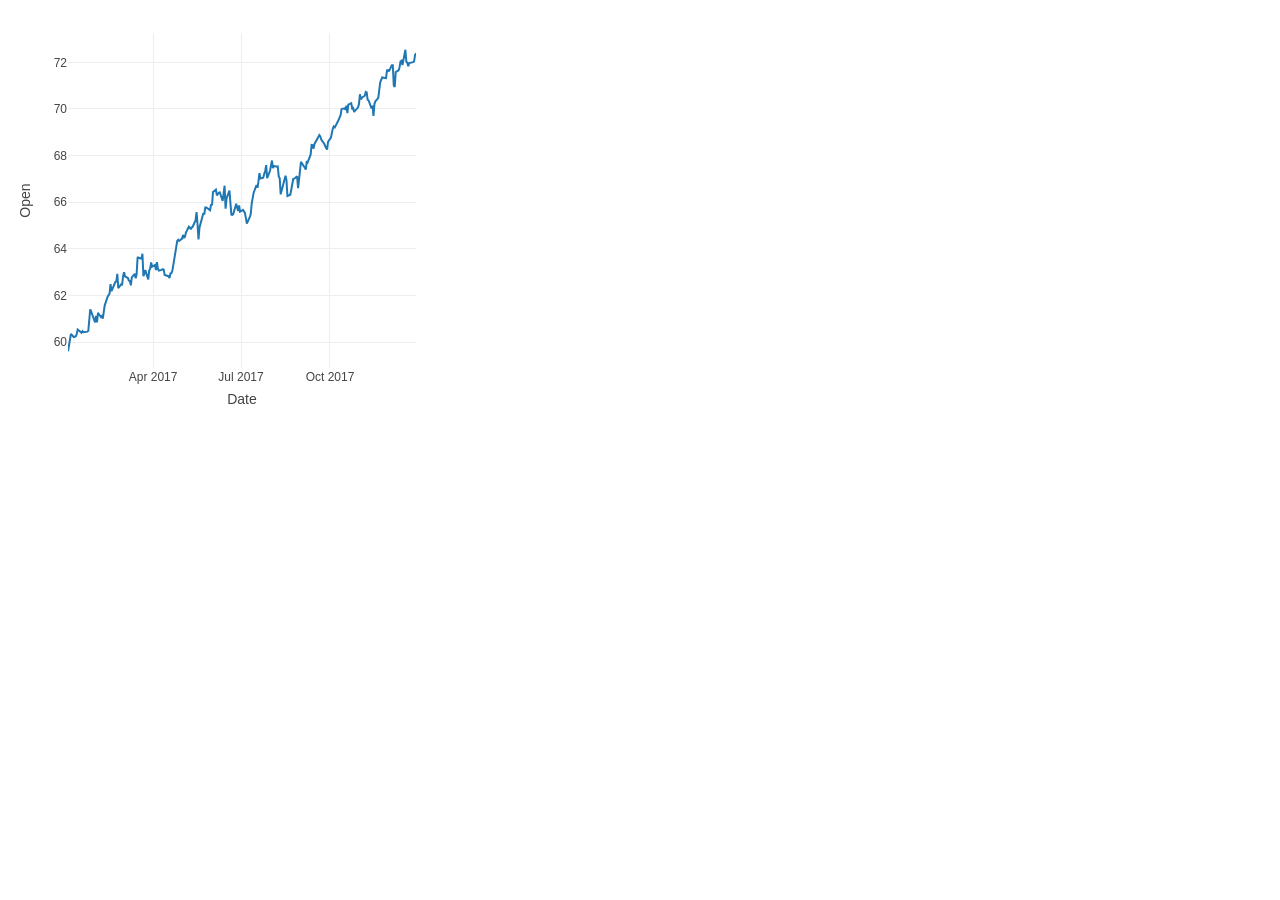
<file: Datacamp/Intermediate Interactive Data Visualization with plotly in R/file of Introduction and review of plotly/A simple time series plot _ R_files/index.html>
<!DOCTYPE html>
<!-- saved from url=(0117)https://multiplexer-paid.datacamp.com/proxy/relative/7f8f0722107b39d1437a5cbc9caa7fc8/skmcbocxufyakupiupxy/index.html -->
<html><head><meta http-equiv="Content-Type" content="text/html; charset=UTF-8">

<script src="./htmlwidgets.js.download"></script>
<script src="./plotly.js.download"></script>
<script src="./typedarray.min.js.download"></script>
<script src="./jquery.min.js.download"></script>
<link href="./crosstalk.css" rel="stylesheet">
<script src="./crosstalk.min.js.download"></script>
<link href="./plotly-htmlwidgets.css" rel="stylesheet">
<script src="./plotly-latest.min.js.download"></script><style></style>

</head>
<body style="background-color:white;" class="vsc-initialized">
<div id="htmlwidget-5df82c049dc04da9c0af" style="width:100%;height:400px;" class="plotly html-widget html-widget-static-bound js-plotly-plot"><div class="plot-container plotly"><div class="svg-container" style="position: relative; width: 417.6px; height: 400px;"><svg class="main-svg" xmlns="http://www.w3.org/2000/svg" xmlns:xlink="http://www.w3.org/1999/xlink" width="417.6" height="400" style="background: rgb(255, 255, 255);"><defs id="defs-be7bf8"><g class="clips"><clippath id="clipbe7bf8xyplot" class="plotclip"><rect width="348" height="335"></rect></clippath><clippath class="axesclip" id="clipbe7bf8x"><rect x="60" y="0" width="348" height="400"></rect></clippath><clippath class="axesclip" id="clipbe7bf8y"><rect x="0" y="25" width="417.6" height="335"></rect></clippath><clippath class="axesclip" id="clipbe7bf8xy"><rect x="60" y="25" width="348" height="335"></rect></clippath></g><g class="gradients"></g></defs><g class="bglayer"><rect class="bg" x="60" y="25" width="348" height="335" style="fill: rgb(255, 255, 255); fill-opacity: 1; stroke-width: 0;"></rect></g><g class="draglayer cursor-crosshair"><g class="xy"><rect class="nsewdrag drag" data-subplot="xy" x="60" y="25" width="348" height="335" style="fill: transparent; stroke-width: 0; pointer-events: all;"></rect><rect class="nwdrag drag cursor-nw-resize" data-subplot="xy" x="40" y="5" width="20" height="20" style="fill: transparent; stroke-width: 0; pointer-events: all;"></rect><rect class="nedrag drag cursor-ne-resize" data-subplot="xy" x="408" y="5" width="20" height="20" style="fill: transparent; stroke-width: 0; pointer-events: all;"></rect><rect class="swdrag drag cursor-sw-resize" data-subplot="xy" x="40" y="360" width="20" height="20" style="fill: transparent; stroke-width: 0; pointer-events: all;"></rect><rect class="sedrag drag cursor-se-resize" data-subplot="xy" x="408" y="360" width="20" height="20" style="fill: transparent; stroke-width: 0; pointer-events: all;"></rect><rect class="ewdrag drag cursor-ew-resize" data-subplot="xy" x="94.80000000000001" y="360.5" width="278.40000000000003" height="20" style="fill: transparent; stroke-width: 0; pointer-events: all;"></rect><rect class="wdrag drag cursor-w-resize" data-subplot="xy" x="60" y="360.5" width="34.800000000000004" height="20" style="fill: transparent; stroke-width: 0; pointer-events: all;"></rect><rect class="edrag drag cursor-e-resize" data-subplot="xy" x="373.2" y="360.5" width="34.800000000000004" height="20" style="fill: transparent; stroke-width: 0; pointer-events: all;"></rect><rect class="nsdrag drag cursor-ns-resize" data-subplot="xy" x="39.5" y="58.5" width="20" height="268" style="fill: transparent; stroke-width: 0; pointer-events: all;"></rect><rect class="sdrag drag cursor-s-resize" data-subplot="xy" x="39.5" y="326.5" width="20" height="33.5" style="fill: transparent; stroke-width: 0; pointer-events: all;"></rect><rect class="ndrag drag cursor-n-resize" data-subplot="xy" x="39.5" y="25" width="20" height="33.5" style="fill: transparent; stroke-width: 0; pointer-events: all;"></rect></g></g><g class="layer-below"><g class="imagelayer"></g><g class="shapelayer"></g></g><g class="cartesianlayer"><g class="subplot xy"><g class="layer-subplot"><g class="shapelayer"></g><g class="imagelayer"></g></g><g class="gridlayer"><g class="x"><path class="xgrid crisp" d="M0,25v335" transform="translate(145.07,0)" style="stroke: rgb(238, 238, 238); stroke-opacity: 1; stroke-width: 1px;"></path><path class="xgrid crisp" d="M0,25v335" transform="translate(233.03,0)" style="stroke: rgb(238, 238, 238); stroke-opacity: 1; stroke-width: 1px;"></path><path class="xgrid crisp" d="M0,25v335" transform="translate(321.97,0)" style="stroke: rgb(238, 238, 238); stroke-opacity: 1; stroke-width: 1px;"></path></g><g class="y"><path class="ygrid crisp" d="M60,0h348" transform="translate(0,334.16)" style="stroke: rgb(238, 238, 238); stroke-opacity: 1; stroke-width: 1px;"></path><path class="ygrid crisp" d="M60,0h348" transform="translate(0,287.52)" style="stroke: rgb(238, 238, 238); stroke-opacity: 1; stroke-width: 1px;"></path><path class="ygrid crisp" d="M60,0h348" transform="translate(0,240.88)" style="stroke: rgb(238, 238, 238); stroke-opacity: 1; stroke-width: 1px;"></path><path class="ygrid crisp" d="M60,0h348" transform="translate(0,194.25)" style="stroke: rgb(238, 238, 238); stroke-opacity: 1; stroke-width: 1px;"></path><path class="ygrid crisp" d="M60,0h348" transform="translate(0,147.61)" style="stroke: rgb(238, 238, 238); stroke-opacity: 1; stroke-width: 1px;"></path><path class="ygrid crisp" d="M60,0h348" transform="translate(0,100.98)" style="stroke: rgb(238, 238, 238); stroke-opacity: 1; stroke-width: 1px;"></path><path class="ygrid crisp" d="M60,0h348" transform="translate(0,54.34)" style="stroke: rgb(238, 238, 238); stroke-opacity: 1; stroke-width: 1px;"></path></g></g><g class="zerolinelayer"></g><path class="xlines-below"></path><path class="ylines-below"></path><g class="overlines-below"></g><g class="xaxislayer-below"></g><g class="yaxislayer-below"></g><g class="overaxes-below"></g><g class="plot" transform="translate(60, 25)" clip-path="url(#clipbe7bf8xyplot)"><g class="scatterlayer mlayer"><g class="trace scatter trace879d70" style="stroke-miterlimit: 2; opacity: 1;"><path class="js-line" d="M0,318.25L2.9,300.99L5.8,304.03L7.73,303.33L8.7,301.23L9.67,296.56L13.53,299.83L14.5,298.2L15.47,299.13L19.33,298.66L20.3,297.73L22.23,276.28L23.2,278.61L27.07,289.34L28.03,282.81L29,289.34L29.97,279.78L32.87,283.97L33.83,283.04L34.8,285.61L35.77,278.84L36.73,272.31L39.63,263.69L41.57,260.65L42.53,251.09L43.5,258.09L47.37,249L48.33,248.3L49.3,240.83L50.27,255.06L53.17,251.33L54.13,251.56L55.1,243.17L56.07,239.2L57.03,243.4L59.93,245.03L60.9,247.6L61.87,247.83L62.83,252.26L63.8,244.33L66.7,240.83L67.67,245.27L68.63,241.3L69.6,224.05L70.57,224.75L73.47,225.68L74.43,220.78L75.4,243.17L76.37,240.6L77.33,237.1L80.23,246.43L81.2,237.57L82.17,235.7L83.13,229.41L84.1,233.61L87,231.97L87.97,237.1L88.93,229.18L89.9,235.94L90.87,237.57L93.77,236.87L94.73,236.17L95.7,236.64L96.67,242L100.53,243.17L101.5,245.03L102.47,240.37L103.43,240.14L104.4,237.57L109.23,207.96L110.2,206.79L111.17,207.96L114.07,205.62L115.03,201.89L116,204.93L116.97,203.76L117.93,199.56L120.83,193.73L121.8,194.67L122.77,196.3L123.73,194.43L124.7,193.73L127.6,187.2L128.57,179.04L129.53,191.17L130.5,206.32L131.47,194.67L135.33,180.21L136.3,181.37L137.27,174.38L138.23,174.38L142.1,177.18L143.07,171.35L144.03,172.28L145,158.99L147.9,156.66L148.87,162.25L150.8,159.92L151.77,159.46L154.67,167.85L155.63,160.39L156.6,152.69L157.57,175.78L158.53,165.52L161.43,157.59L163.37,181.61L164.33,181.84L165.3,180.91L168.2,170.88L170.13,178.11L171.1,172.51L172.07,178.58L174.97,176.94L176.9,179.98L177.87,185.11L178.83,190.47L181.73,184.17L182.7,181.37L183.67,170.88L185.6,159.92L188.5,151.99L189.47,154.79L190.43,148.73L191.4,140.1L192.37,145.46L195.27,144.77L196.23,140.8L197.2,138L198.17,132.17L199.13,145.23L202.03,137.77L203.97,127.51L204.93,135.2L205.9,132.87L208.8,133.81L209.77,133.57L210.73,143.37L211.7,145.23L212.67,161.32L217.5,142.67L218.47,147.1L219.43,162.95L222.33,161.79L224.27,151.29L225.23,145.93L226.2,145.7L229.1,143.37L230.07,155.26L231.03,146.63L232.97,128.91L236.83,134.74L237.8,136.6L238.77,128.21L239.73,129.14L242.63,121.68L243.6,111.89L244.57,112.12L245.53,115.62L246.5,110.95L251.33,102.09L252.3,103.49L253.27,106.52L256.17,110.72L258.1,114.92L259.07,116.55L260.03,108.86L262.93,104.66L264.87,95.33L265.83,93.47L266.8,94.4L269.7,88.8L272.6,82.27L273.57,75.98L276.47,75.28L277.43,76.68L278.4,72.71L279.37,80.17L280.33,71.55L283.23,70.15L284.2,75.51L285.17,75.04L286.13,79.01L287.1,77.61L290,74.58L290.97,71.08L291.93,61.29L292.9,66.42L293.87,64.78L296.77,62.69L297.73,58.96L298.7,59.42L299.67,66.88L300.63,67.35L303.53,75.51L304.5,72.71L305.47,82.97L306.43,71.08L307.4,68.28L310.3,64.78L312.23,49.16L314.17,44.5L318.03,45.2L319,37.27L319.97,37.04L320.93,38.44L323.83,32.14L324.8,32.14L325.77,52.43L326.73,54.06L327.7,39.14L330.6,37.27L331.57,34.24L332.53,28.41L333.5,27.71L334.47,32.14L337.37,16.75L338.33,28.64L339.3,29.81L340.27,33.31L341.23,30.04L345.1,29.11L346.07,28.41L347.03,22.35L348,20.25" style="vector-effect: non-scaling-stroke; fill: none; stroke: rgb(31, 119, 180); stroke-opacity: 1; stroke-width: 2px; opacity: 1;"></path><g class="points"></g></g></g></g><g class="overplot"></g><path class="xlines-above crisp" d="M0,0" style="fill: none;"></path><path class="ylines-above crisp" d="M0,0" style="fill: none;"></path><g class="overlines-above"></g><g class="xaxislayer-above"><g class="xtick"><text text-anchor="middle" x="0" y="373" data-unformatted="Apr 2017" data-math="N" transform="translate(145.07,0)" style="font-family: &quot;Open Sans&quot;, verdana, arial, sans-serif; font-size: 12px; fill: rgb(68, 68, 68); fill-opacity: 1; white-space: pre;">Apr 2017</text></g><g class="xtick"><text text-anchor="middle" x="0" y="373" data-unformatted="Jul 2017" data-math="N" transform="translate(233.03,0)" style="font-family: &quot;Open Sans&quot;, verdana, arial, sans-serif; font-size: 12px; fill: rgb(68, 68, 68); fill-opacity: 1; white-space: pre;">Jul 2017</text></g><g class="xtick"><text text-anchor="middle" x="0" y="373" data-unformatted="Oct 2017" data-math="N" transform="translate(321.97,0)" style="font-family: &quot;Open Sans&quot;, verdana, arial, sans-serif; font-size: 12px; fill: rgb(68, 68, 68); fill-opacity: 1; white-space: pre;">Oct 2017</text></g></g><g class="yaxislayer-above"><g class="ytick"><text text-anchor="end" x="59" y="4.199999999999999" data-unformatted="60" data-math="N" transform="translate(0,334.16)" style="font-family: &quot;Open Sans&quot;, verdana, arial, sans-serif; font-size: 12px; fill: rgb(68, 68, 68); fill-opacity: 1; white-space: pre;">60</text></g><g class="ytick"><text text-anchor="end" x="59" y="4.199999999999999" data-unformatted="62" data-math="N" transform="translate(0,287.52)" style="font-family: &quot;Open Sans&quot;, verdana, arial, sans-serif; font-size: 12px; fill: rgb(68, 68, 68); fill-opacity: 1; white-space: pre;">62</text></g><g class="ytick"><text text-anchor="end" x="59" y="4.199999999999999" data-unformatted="64" data-math="N" transform="translate(0,240.88)" style="font-family: &quot;Open Sans&quot;, verdana, arial, sans-serif; font-size: 12px; fill: rgb(68, 68, 68); fill-opacity: 1; white-space: pre;">64</text></g><g class="ytick"><text text-anchor="end" x="59" y="4.199999999999999" data-unformatted="66" data-math="N" transform="translate(0,194.25)" style="font-family: &quot;Open Sans&quot;, verdana, arial, sans-serif; font-size: 12px; fill: rgb(68, 68, 68); fill-opacity: 1; white-space: pre;">66</text></g><g class="ytick"><text text-anchor="end" x="59" y="4.199999999999999" data-unformatted="68" data-math="N" transform="translate(0,147.61)" style="font-family: &quot;Open Sans&quot;, verdana, arial, sans-serif; font-size: 12px; fill: rgb(68, 68, 68); fill-opacity: 1; white-space: pre;">68</text></g><g class="ytick"><text text-anchor="end" x="59" y="4.199999999999999" data-unformatted="70" data-math="N" transform="translate(0,100.98)" style="font-family: &quot;Open Sans&quot;, verdana, arial, sans-serif; font-size: 12px; fill: rgb(68, 68, 68); fill-opacity: 1; white-space: pre;">70</text></g><g class="ytick"><text text-anchor="end" x="59" y="4.199999999999999" data-unformatted="72" data-math="N" transform="translate(0,54.34)" style="font-family: &quot;Open Sans&quot;, verdana, arial, sans-serif; font-size: 12px; fill: rgb(68, 68, 68); fill-opacity: 1; white-space: pre;">72</text></g></g><g class="overaxes-above"></g></g></g><g class="polarlayer"></g><g class="ternarylayer"></g><g class="geolayer"></g><g class="pielayer"></g><g class="glimages"></g></svg><div class="gl-container"></div><svg class="main-svg" xmlns="http://www.w3.org/2000/svg" xmlns:xlink="http://www.w3.org/1999/xlink" width="417.6" height="400"><defs id="topdefs-be7bf8"><g class="clips"></g></defs><g class="layer-above"><g class="imagelayer"></g><g class="shapelayer"></g></g><g class="infolayer"><g class="g-gtitle"></g><g class="g-xtitle" transform="translate(0,-16)"><text class="xtitle" x="234" y="412" text-anchor="middle" data-unformatted="Date" data-math="N" style="font-family: &quot;Open Sans&quot;, verdana, arial, sans-serif; font-size: 14px; fill: rgb(68, 68, 68); opacity: 1; font-weight: normal; white-space: pre;">Date</text></g><g class="g-ytitle"><text class="ytitle" transform="rotate(-90,22,192.5)" x="22" y="192.5" text-anchor="middle" data-unformatted="Open" data-math="N" style="font-family: &quot;Open Sans&quot;, verdana, arial, sans-serif; font-size: 14px; fill: rgb(68, 68, 68); opacity: 1; font-weight: normal; white-space: pre;">Open</text></g></g><g class="menulayer"></g><g class="zoomlayer"></g><g class="hoverlayer"></g></svg><div class="modebar modebar--hover" style="z-index: 1;"><div class="modebar-group"><a rel="tooltip" class="modebar-btn" data-title="Download plot as a png" data-toggle="false" data-gravity="n"><svg height="1em" width="1em" viewBox="0 0 1000 1000"><path d="m500 450c-83 0-150-67-150-150 0-83 67-150 150-150 83 0 150 67 150 150 0 83-67 150-150 150z m400 150h-120c-16 0-34 13-39 29l-31 93c-6 15-23 28-40 28h-340c-16 0-34-13-39-28l-31-94c-6-15-23-28-40-28h-120c-55 0-100-45-100-100v-450c0-55 45-100 100-100h800c55 0 100 45 100 100v450c0 55-45 100-100 100z m-400-550c-138 0-250 112-250 250 0 138 112 250 250 250 138 0 250-112 250-250 0-138-112-250-250-250z m365 380c-19 0-35 16-35 35 0 19 16 35 35 35 19 0 35-16 35-35 0-19-16-35-35-35z" transform="matrix(1 0 0 -1 0 850)"></path></svg></a></div><div class="modebar-group"><a rel="tooltip" class="modebar-btn active" data-title="Zoom" data-attr="dragmode" data-val="zoom" data-toggle="false" data-gravity="n"><svg height="1em" width="1em" viewBox="0 0 1000 1000"><path d="m1000-25l-250 251c40 63 63 138 63 218 0 224-182 406-407 406-224 0-406-182-406-406s183-406 407-406c80 0 155 22 218 62l250-250 125 125z m-812 250l0 438 437 0 0-438-437 0z m62 375l313 0 0-312-313 0 0 312z" transform="matrix(1 0 0 -1 0 850)"></path></svg></a><a rel="tooltip" class="modebar-btn" data-title="Pan" data-attr="dragmode" data-val="pan" data-toggle="false" data-gravity="n"><svg height="1em" width="1em" viewBox="0 0 1000 1000"><path d="m1000 350l-187 188 0-125-250 0 0 250 125 0-188 187-187-187 125 0 0-250-250 0 0 125-188-188 186-187 0 125 252 0 0-250-125 0 187-188 188 188-125 0 0 250 250 0 0-126 187 188z" transform="matrix(1 0 0 -1 0 850)"></path></svg></a></div><div class="modebar-group"><a rel="tooltip" class="modebar-btn" data-title="Zoom in" data-attr="zoom" data-val="in" data-toggle="false" data-gravity="n"><svg height="1em" width="1em" viewBox="0 0 1000 1000"><path d="m1 787l0-875 875 0 0 875-875 0z m687-500l-187 0 0-187-125 0 0 187-188 0 0 125 188 0 0 187 125 0 0-187 187 0 0-125z" transform="matrix(1 0 0 -1 0 850)"></path></svg></a><a rel="tooltip" class="modebar-btn" data-title="Zoom out" data-attr="zoom" data-val="out" data-toggle="false" data-gravity="n"><svg height="1em" width="1em" viewBox="0 0 1000 1000"><path d="m0 788l0-876 875 0 0 876-875 0z m688-500l-500 0 0 125 500 0 0-125z" transform="matrix(1 0 0 -1 0 850)"></path></svg></a><a rel="tooltip" class="modebar-btn" data-title="Autoscale" data-attr="zoom" data-val="auto" data-toggle="false" data-gravity="n"><svg height="1em" width="1em" viewBox="0 0 1000 1000"><path d="m250 850l-187 0-63 0 0-62 0-188 63 0 0 188 187 0 0 62z m688 0l-188 0 0-62 188 0 0-188 62 0 0 188 0 62-62 0z m-875-938l0 188-63 0 0-188 0-62 63 0 187 0 0 62-187 0z m875 188l0-188-188 0 0-62 188 0 62 0 0 62 0 188-62 0z m-125 188l-1 0-93-94-156 156 156 156 92-93 2 0 0 250-250 0 0-2 93-92-156-156-156 156 94 92 0 2-250 0 0-250 0 0 93 93 157-156-157-156-93 94 0 0 0-250 250 0 0 0-94 93 156 157 156-157-93-93 0 0 250 0 0 250z" transform="matrix(1 0 0 -1 0 850)"></path></svg></a><a rel="tooltip" class="modebar-btn" data-title="Reset axes" data-attr="zoom" data-val="reset" data-toggle="false" data-gravity="n"><svg height="1em" width="0.9286em" viewBox="0 0 928.6 1000"><path d="m786 296v-267q0-15-11-26t-25-10h-214v214h-143v-214h-214q-15 0-25 10t-11 26v267q0 1 0 2t0 2l321 264 321-264q1-1 1-4z m124 39l-34-41q-5-5-12-6h-2q-7 0-12 3l-386 322-386-322q-7-4-13-4-7 2-12 7l-35 41q-4 5-3 13t6 12l401 334q18 15 42 15t43-15l136-114v109q0 8 5 13t13 5h107q8 0 13-5t5-13v-227l122-102q5-5 6-12t-4-13z" transform="matrix(1 0 0 -1 0 850)"></path></svg></a></div><div class="modebar-group"><a rel="tooltip" class="modebar-btn" data-title="Toggle Spike Lines" data-attr="_cartesianSpikesEnabled" data-val="on" data-toggle="false" data-gravity="n"><svg height="1em" width="1em" viewBox="0 0 1000 1000"><path d="M512 409c0-57-46-104-103-104-57 0-104 47-104 104 0 57 47 103 104 103 57 0 103-46 103-103z m-327-39l92 0 0 92-92 0z m-185 0l92 0 0 92-92 0z m370-186l92 0 0 93-92 0z m0-184l92 0 0 92-92 0z" transform="matrix(1.5 0 0 -1.5 0 850)"></path></svg></a><a rel="tooltip" class="modebar-btn active" data-title="Show closest data on hover" data-attr="hovermode" data-val="closest" data-toggle="false" data-gravity="ne"><svg height="1em" width="1.5em" viewBox="0 0 1500 1000"><path d="m375 725l0 0-375-375 375-374 0-1 1125 0 0 750-1125 0z" transform="matrix(1 0 0 -1 0 850)"></path></svg></a><a rel="tooltip" class="modebar-btn" data-title="Compare data on hover" data-attr="hovermode" data-val="x" data-toggle="false" data-gravity="ne"><svg height="1em" width="1.125em" viewBox="0 0 1125 1000"><path d="m187 786l0 2-187-188 188-187 0 0 937 0 0 373-938 0z m0-499l0 1-187-188 188-188 0 0 937 0 0 376-938-1z" transform="matrix(1 0 0 -1 0 850)"></path></svg></a></div><div class="modebar-group"><a rel="tooltip" class="modebar-btn" data-title="Collaborate" data-toggle="false" data-gravity="n"><svg height="1em" width="1.8181818181818181em" viewBox="0 0 1000 550"><path d="M487 375c7-10 9-23 5-36l-79-259c-3-12-11-23-22-31-11-8-22-12-35-12l-263 0c-15 0-29 5-43 15-13 10-23 23-28 37-5 13-5 25-1 37 0 0 0 3 1 7 1 5 1 8 1 11 0 2 0 4-1 6 0 3-1 5-1 6 1 2 2 4 3 6 1 2 2 4 4 6 2 3 4 5 5 7 5 7 9 16 13 26 4 10 7 19 9 26 0 2 0 5 0 9-1 4-1 6 0 8 0 2 2 5 4 8 3 3 5 5 5 7 4 6 8 15 12 26 4 11 7 19 7 26 1 1 0 4 0 9-1 4-1 7 0 8 1 2 3 5 6 8 4 4 6 6 6 7 4 5 8 13 13 24 4 11 7 20 7 28 1 1 0 4 0 7-1 3-1 6-1 7 0 2 1 4 3 6 1 1 3 4 5 6 2 3 3 5 5 6 1 2 3 5 4 9 2 3 3 7 5 10 1 3 2 6 4 10 2 4 4 7 6 9 2 3 4 5 7 7 3 2 7 3 11 3 3 0 8 0 13-1l0-1c7 2 12 2 14 2l218 0c14 0 25-5 32-16 8-10 10-23 6-37l-79-259c-7-22-13-37-20-43-7-7-19-10-37-10l-248 0c-5 0-9-2-11-5-2-3-2-7 0-12 4-13 18-20 41-20l264 0c5 0 10 2 16 5 5 3 8 6 10 11l85 282c2 5 2 10 2 17 7-3 13-7 17-13z m-304 0c-1-3-1-5 0-7 1-1 3-2 6-2l174 0c2 0 4 1 7 2 2 2 4 4 5 7l6 18c0 3 0 5-1 7-1 1-3 2-6 2l-173 0c-3 0-5-1-8-2-2-2-4-4-4-7z m-24-73c-1-3-1-5 0-7 2-2 3-2 6-2l174 0c2 0 5 0 7 2 3 2 4 4 5 7l6 18c1 2 0 5-1 6-1 2-3 3-5 3l-174 0c-3 0-5-1-7-3-3-1-4-4-5-6z" transform="matrix(1 0 0 -1 0 500)"></path></svg></a></div><div class="modebar-group"><a href="https://plot.ly/" target="_blank" data-title="Produced with Plotly" class="modebar-btn plotlyjsicon modebar-btn--logo"><svg height="1em" width="1.542em" viewBox="0 0 1542 1000"><path d="m0-10h182v-140h-182v140z m228 146h183v-286h-183v286z m225 714h182v-1000h-182v1000z m225-285h182v-715h-182v715z m225 142h183v-857h-183v857z m231-428h182v-429h-182v429z m225-291h183v-138h-183v138z" transform="matrix(1 0 0 -1 0 850)"></path></svg></a></div></div></div></div></div>
<script type="application/json" data-for="htmlwidget-5df82c049dc04da9c0af">{"x":{"visdat":{"9188997f5":["function () ","plotlyVisDat"]},"cur_data":"9188997f5","attrs":{"9188997f5":{"x":{},"y":{},"alpha_stroke":1,"sizes":[10,100],"spans":[1,20],"type":"scatter","mode":"lines","inherit":true}},"layout":{"margin":{"b":40,"l":60,"t":25,"r":10},"xaxis":{"domain":[0,1],"automargin":true,"title":"Date"},"yaxis":{"domain":[0,1],"automargin":true,"title":"Open"},"hovermode":"closest","showlegend":false},"source":"A","config":{"modeBarButtonsToAdd":[{"name":"Collaborate","icon":{"width":1000,"ascent":500,"descent":-50,"path":"M487 375c7-10 9-23 5-36l-79-259c-3-12-11-23-22-31-11-8-22-12-35-12l-263 0c-15 0-29 5-43 15-13 10-23 23-28 37-5 13-5 25-1 37 0 0 0 3 1 7 1 5 1 8 1 11 0 2 0 4-1 6 0 3-1 5-1 6 1 2 2 4 3 6 1 2 2 4 4 6 2 3 4 5 5 7 5 7 9 16 13 26 4 10 7 19 9 26 0 2 0 5 0 9-1 4-1 6 0 8 0 2 2 5 4 8 3 3 5 5 5 7 4 6 8 15 12 26 4 11 7 19 7 26 1 1 0 4 0 9-1 4-1 7 0 8 1 2 3 5 6 8 4 4 6 6 6 7 4 5 8 13 13 24 4 11 7 20 7 28 1 1 0 4 0 7-1 3-1 6-1 7 0 2 1 4 3 6 1 1 3 4 5 6 2 3 3 5 5 6 1 2 3 5 4 9 2 3 3 7 5 10 1 3 2 6 4 10 2 4 4 7 6 9 2 3 4 5 7 7 3 2 7 3 11 3 3 0 8 0 13-1l0-1c7 2 12 2 14 2l218 0c14 0 25-5 32-16 8-10 10-23 6-37l-79-259c-7-22-13-37-20-43-7-7-19-10-37-10l-248 0c-5 0-9-2-11-5-2-3-2-7 0-12 4-13 18-20 41-20l264 0c5 0 10 2 16 5 5 3 8 6 10 11l85 282c2 5 2 10 2 17 7-3 13-7 17-13z m-304 0c-1-3-1-5 0-7 1-1 3-2 6-2l174 0c2 0 4 1 7 2 2 2 4 4 5 7l6 18c0 3 0 5-1 7-1 1-3 2-6 2l-173 0c-3 0-5-1-8-2-2-2-4-4-4-7z m-24-73c-1-3-1-5 0-7 2-2 3-2 6-2l174 0c2 0 5 0 7 2 3 2 4 4 5 7l6 18c1 2 0 5-1 6-1 2-3 3-5 3l-174 0c-3 0-5-1-7-3-3-1-4-4-5-6z"},"click":"function(gd) { \n        // is this being viewed in RStudio?\n        if (location.search == '?viewer_pane=1') {\n          alert('To learn about plotly for collaboration, visit:\\n https://cpsievert.github.io/plotly_book/plot-ly-for-collaboration.html');\n        } else {\n          window.open('https://cpsievert.github.io/plotly_book/plot-ly-for-collaboration.html', '_blank');\n        }\n      }"}],"cloud":false},"data":[{"x":["2017-01-03","2017-01-04","2017-01-05","2017-01-06","2017-01-09","2017-01-10","2017-01-11","2017-01-12","2017-01-13","2017-01-17","2017-01-18","2017-01-19","2017-01-20","2017-01-23","2017-01-24","2017-01-25","2017-01-26","2017-01-27","2017-01-30","2017-01-31","2017-02-01","2017-02-02","2017-02-03","2017-02-06","2017-02-07","2017-02-08","2017-02-09","2017-02-10","2017-02-13","2017-02-14","2017-02-15","2017-02-16","2017-02-17","2017-02-21","2017-02-22","2017-02-23","2017-02-24","2017-02-27","2017-02-28","2017-03-01","2017-03-02","2017-03-03","2017-03-06","2017-03-07","2017-03-08","2017-03-09","2017-03-10","2017-03-13","2017-03-14","2017-03-15","2017-03-16","2017-03-17","2017-03-20","2017-03-21","2017-03-22","2017-03-23","2017-03-24","2017-03-27","2017-03-28","2017-03-29","2017-03-30","2017-03-31","2017-04-03","2017-04-04","2017-04-05","2017-04-06","2017-04-07","2017-04-10","2017-04-11","2017-04-12","2017-04-13","2017-04-17","2017-04-18","2017-04-19","2017-04-20","2017-04-21","2017-04-24","2017-04-25","2017-04-26","2017-04-27","2017-04-28","2017-05-01","2017-05-02","2017-05-03","2017-05-04","2017-05-05","2017-05-08","2017-05-09","2017-05-10","2017-05-11","2017-05-12","2017-05-15","2017-05-16","2017-05-17","2017-05-18","2017-05-19","2017-05-22","2017-05-23","2017-05-24","2017-05-25","2017-05-26","2017-05-30","2017-05-31","2017-06-01","2017-06-02","2017-06-05","2017-06-06","2017-06-07","2017-06-08","2017-06-09","2017-06-12","2017-06-13","2017-06-14","2017-06-15","2017-06-16","2017-06-19","2017-06-20","2017-06-21","2017-06-22","2017-06-23","2017-06-26","2017-06-27","2017-06-28","2017-06-29","2017-06-30","2017-07-03","2017-07-05","2017-07-06","2017-07-07","2017-07-10","2017-07-11","2017-07-12","2017-07-13","2017-07-14","2017-07-17","2017-07-18","2017-07-19","2017-07-20","2017-07-21","2017-07-24","2017-07-25","2017-07-26","2017-07-27","2017-07-28","2017-07-31","2017-08-01","2017-08-02","2017-08-03","2017-08-04","2017-08-07","2017-08-08","2017-08-09","2017-08-10","2017-08-11","2017-08-14","2017-08-15","2017-08-16","2017-08-17","2017-08-18","2017-08-21","2017-08-22","2017-08-23","2017-08-24","2017-08-25","2017-08-28","2017-08-29","2017-08-30","2017-08-31","2017-09-01","2017-09-05","2017-09-06","2017-09-07","2017-09-08","2017-09-11","2017-09-12","2017-09-13","2017-09-14","2017-09-15","2017-09-18","2017-09-19","2017-09-20","2017-09-21","2017-09-22","2017-09-25","2017-09-26","2017-09-27","2017-09-28","2017-09-29","2017-10-02","2017-10-03","2017-10-04","2017-10-05","2017-10-06","2017-10-09","2017-10-10","2017-10-11","2017-10-12","2017-10-13","2017-10-16","2017-10-17","2017-10-18","2017-10-19","2017-10-20","2017-10-23","2017-10-24","2017-10-25","2017-10-26","2017-10-27","2017-10-30","2017-10-31","2017-11-01","2017-11-02","2017-11-03","2017-11-06","2017-11-07","2017-11-08","2017-11-09","2017-11-10","2017-11-13","2017-11-14","2017-11-15","2017-11-16","2017-11-17","2017-11-20","2017-11-21","2017-11-22","2017-11-24","2017-11-27","2017-11-28","2017-11-29","2017-11-30","2017-12-01","2017-12-04","2017-12-05","2017-12-06","2017-12-07","2017-12-08","2017-12-11","2017-12-12","2017-12-13","2017-12-14","2017-12-15","2017-12-18","2017-12-19","2017-12-20","2017-12-21","2017-12-22","2017-12-26","2017-12-27","2017-12-28","2017-12-29"],"y":[59.610001,59.869999,60.150002,60.349998,60.220001,60.240002,60.25,60.34,60.540001,60.400002,60.470001,60.43,60.43,60.450001,60.490002,61.080002,61.41,61.310001,60.889999,60.849998,61.130001,60.849998,61.259998,61.080002,61.119999,61.009998,61.299999,61.580002,61.950001,62,62.080002,62.490002,62.189999,62.580002,62.610001,62.93,62.32,62.48,62.470001,62.830002,63,62.82,62.75,62.639999,62.630001,62.439999,62.779999,62.93,62.740002,62.91,63.650002,63.619999,63.580002,63.790001,62.830002,62.939999,63.09,62.689999,63.07,63.150002,63.419998,63.240002,63.310001,63.09,63.43,63.139999,63.07,63.099998,63.130001,63.110001,62.880001,62.830002,62.75,62.950001,62.959999,63.07,63.939999,64.230003,64.339996,64.389999,64.339996,64.440002,64.599998,64.470001,64.519997,64.699997,64.949997,64.910004,64.839996,64.919998,64.949997,65.230003,65.580002,65.059998,64.410004,64.910004,65.360001,65.529999,65.480003,65.779999,65.779999,65.660004,65.910004,65.870003,66.440002,66.540001,66.300003,66.360001,66.400002,66.419998,66.059998,66.379997,66.709999,65.720001,66.160004,66.5,65.860001,65.470001,65.459999,65.5,65.93,65.730003,65.620003,65.860001,65.599998,65.669998,65.540001,65.32,65.089996,65.360001,65.480003,65.93,66.239998,66.400002,66.739998,66.620003,66.879997,67.25,67.019997,67.050003,67.220001,67.339996,67.589996,67.029999,67.349998,67.540001,67.790001,67.459999,67.559998,67.519997,67.529999,67.110001,67.029999,66.339996,66.800003,66.940002,67.139999,66.949997,66.269997,66.32,66.629997,66.769997,67,67.010002,67.110001,66.599998,66.970001,67.300003,67.730003,67.480003,67.400002,67.760002,67.720001,68.040001,68.459999,68.449997,68.300003,68.5,68.739998,68.809998,68.879997,68.82,68.690002,68.510002,68.370003,68.330002,68.260002,68.589996,68.769997,69,69.169998,69.25,69.209999,69.449997,69.57,69.699997,69.730003,70,70.029999,69.970001,70.139999,69.82,70.190002,70.25,70.019997,70.040001,69.870003,69.93,70.059998,70.209999,70.629997,70.410004,70.480003,70.57,70.730003,70.709999,70.389999,70.370003,70.019997,70.139999,69.699997,70.209999,70.330002,70.480003,70.889999,71.150002,71.349998,71.309998,71.32,71.660004,71.669998,71.610001,71.879997,71.879997,71.010002,70.940002,71.580002,71.660004,71.790001,72.040001,72.07,71.879997,72.540001,72.029999,71.980003,71.830002,71.970001,72.010002,72.040001,72.300003,72.389999],"type":"scatter","mode":"lines","marker":{"color":"rgba(31,119,180,1)","line":{"color":"rgba(31,119,180,1)"}},"error_y":{"color":"rgba(31,119,180,1)"},"error_x":{"color":"rgba(31,119,180,1)"},"line":{"color":"rgba(31,119,180,1)"},"xaxis":"x","yaxis":"y","frame":null}],"highlight":{"on":"plotly_click","persistent":false,"dynamic":false,"selectize":false,"opacityDim":0.2,"selected":{"opacity":1},"debounce":0},"base_url":"https://plot.ly"},"evals":["config.modeBarButtonsToAdd.0.click"],"jsHooks":[]}</script>


<svg id="js-plotly-tester" xmlns="http://www.w3.org/2000/svg" xmlns:xlink="http://www.w3.org/1999/xlink" style="position: absolute; left: -10000px; top: -10000px; width: 9000px; height: 9000px; z-index: 1;"><path class="js-reference-point" d="M0,0H1V1H0Z" style="stroke-width: 0; fill: black;"></path></svg></body><link type="text/css" id="dark-mode" rel="stylesheet" href="https://multiplexer-paid.datacamp.com/proxy/relative/7f8f0722107b39d1437a5cbc9caa7fc8/skmcbocxufyakupiupxy/index.html"><style type="text/css" id="dark-mode-custom-style"></style></html>
</file>
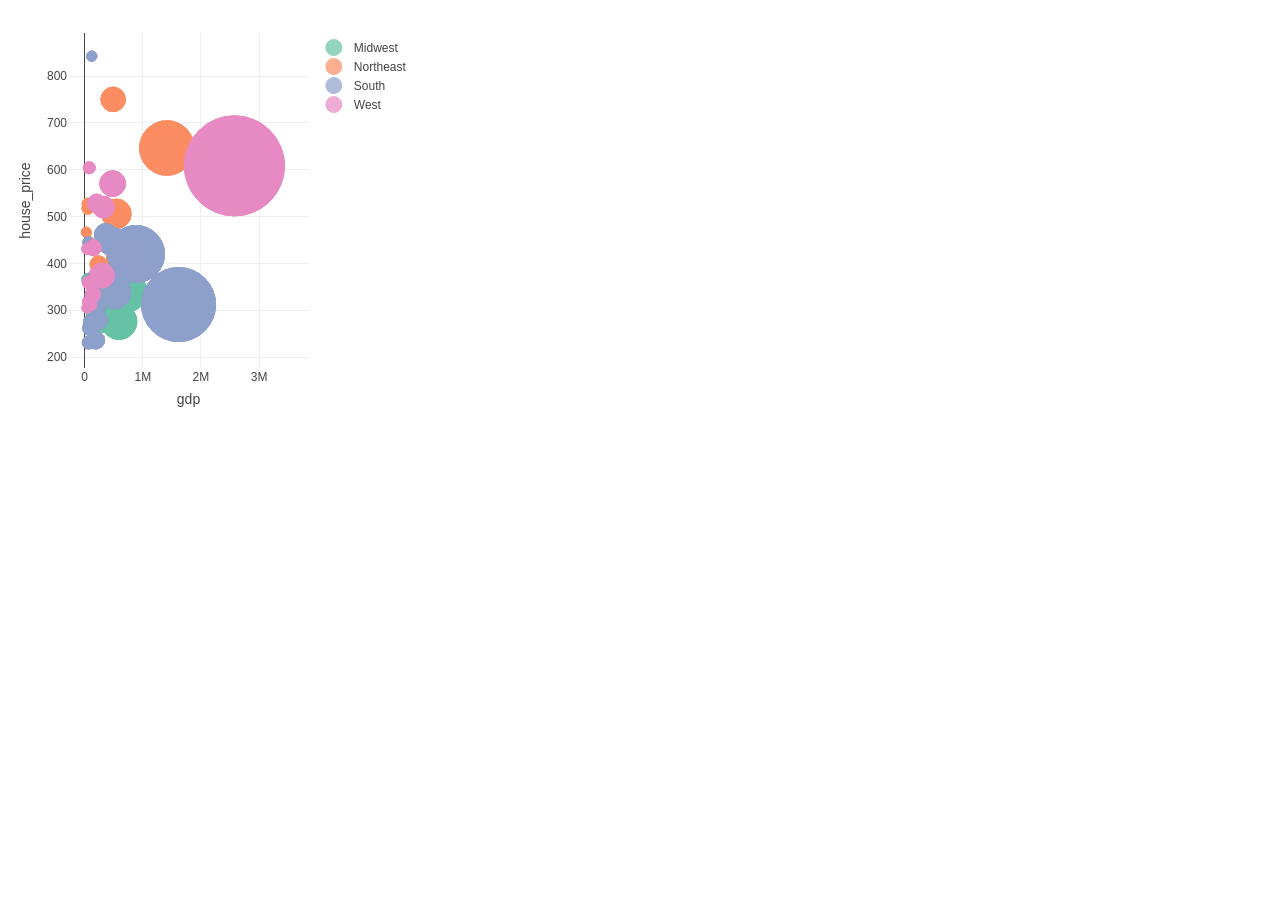
<file: Datacamp/Intermediate Interactive Data Visualization with plotly in R/file of Introduction and review of plotly/Bubble charts _ R_files/index.html>
<!DOCTYPE html>
<!-- saved from url=(0117)https://multiplexer-paid.datacamp.com/proxy/relative/100a7e60f5db63ceda5d2556c8c54740/uyclvnjpmevflubzglbo/index.html -->
<html><head><meta http-equiv="Content-Type" content="text/html; charset=UTF-8">

<script src="./htmlwidgets.js.download"></script>
<script src="./plotly.js.download"></script>
<script src="./typedarray.min.js.download"></script>
<script src="./jquery.min.js.download"></script>
<link href="./crosstalk.css" rel="stylesheet">
<script src="./crosstalk.min.js.download"></script>
<link href="./plotly-htmlwidgets.css" rel="stylesheet">
<script src="./plotly-latest.min.js.download"></script><style></style>

</head>
<body style="background-color:white;" class="vsc-initialized">
<div id="htmlwidget-1b7d5c5e9f70c591f031" style="width:100%;height:400px;" class="plotly html-widget html-widget-static-bound js-plotly-plot"><div class="plot-container plotly"><div class="svg-container" style="position: relative; width: 417.6px; height: 400px;"><svg class="main-svg" xmlns="http://www.w3.org/2000/svg" xmlns:xlink="http://www.w3.org/1999/xlink" width="417.6" height="400" style="background: rgb(255, 255, 255);"><defs id="defs-0223c5"><g class="clips"><clippath id="clip0223c5xyplot" class="plotclip"><rect width="241" height="335"></rect></clippath><clippath class="axesclip" id="clip0223c5x"><rect x="60" y="0" width="241" height="400"></rect></clippath><clippath class="axesclip" id="clip0223c5y"><rect x="0" y="25" width="417.6" height="335"></rect></clippath><clippath class="axesclip" id="clip0223c5xy"><rect x="60" y="25" width="241" height="335"></rect></clippath></g><g class="gradients"></g></defs><g class="bglayer"><rect class="bg" x="60" y="25" width="241" height="335" style="fill: rgb(255, 255, 255); fill-opacity: 1; stroke-width: 0;"></rect></g><g class="draglayer cursor-crosshair"><g class="xy"><rect class="nsewdrag drag" data-subplot="xy" x="60" y="25" width="241" height="335" style="fill: transparent; stroke-width: 0; pointer-events: all;"></rect><rect class="nwdrag drag cursor-nw-resize" data-subplot="xy" x="40" y="5" width="20" height="20" style="fill: transparent; stroke-width: 0; pointer-events: all;"></rect><rect class="nedrag drag cursor-ne-resize" data-subplot="xy" x="301" y="5" width="20" height="20" style="fill: transparent; stroke-width: 0; pointer-events: all;"></rect><rect class="swdrag drag cursor-sw-resize" data-subplot="xy" x="40" y="360" width="20" height="20" style="fill: transparent; stroke-width: 0; pointer-events: all;"></rect><rect class="sedrag drag cursor-se-resize" data-subplot="xy" x="301" y="360" width="20" height="20" style="fill: transparent; stroke-width: 0; pointer-events: all;"></rect><rect class="ewdrag drag cursor-ew-resize" data-subplot="xy" x="84.1" y="360.5" width="192.8" height="20" style="fill: transparent; stroke-width: 0; pointer-events: all;"></rect><rect class="wdrag drag cursor-w-resize" data-subplot="xy" x="60" y="360.5" width="24.1" height="20" style="fill: transparent; stroke-width: 0; pointer-events: all;"></rect><rect class="edrag drag cursor-e-resize" data-subplot="xy" x="276.9" y="360.5" width="24.1" height="20" style="fill: transparent; stroke-width: 0; pointer-events: all;"></rect><rect class="nsdrag drag cursor-ns-resize" data-subplot="xy" x="39.5" y="58.5" width="20" height="268" style="fill: transparent; stroke-width: 0; pointer-events: all;"></rect><rect class="sdrag drag cursor-s-resize" data-subplot="xy" x="39.5" y="326.5" width="20" height="33.5" style="fill: transparent; stroke-width: 0; pointer-events: all;"></rect><rect class="ndrag drag cursor-n-resize" data-subplot="xy" x="39.5" y="25" width="20" height="33.5" style="fill: transparent; stroke-width: 0; pointer-events: all;"></rect></g></g><g class="layer-below"><g class="imagelayer"></g><g class="shapelayer"></g></g><g class="cartesianlayer"><g class="subplot xy"><g class="layer-subplot"><g class="shapelayer"></g><g class="imagelayer"></g></g><g class="gridlayer"><g class="x"><path class="xgrid crisp" d="M0,25v335" transform="translate(134.79000000000002,0)" style="stroke: rgb(238, 238, 238); stroke-opacity: 1; stroke-width: 1px;"></path><path class="xgrid crisp" d="M0,25v335" transform="translate(192.94,0)" style="stroke: rgb(238, 238, 238); stroke-opacity: 1; stroke-width: 1px;"></path><path class="xgrid crisp" d="M0,25v335" transform="translate(251.09,0)" style="stroke: rgb(238, 238, 238); stroke-opacity: 1; stroke-width: 1px;"></path></g><g class="y"><path class="ygrid crisp" d="M60,0h241" transform="translate(0,349.14)" style="stroke: rgb(238, 238, 238); stroke-opacity: 1; stroke-width: 1px;"></path><path class="ygrid crisp" d="M60,0h241" transform="translate(0,302.28)" style="stroke: rgb(238, 238, 238); stroke-opacity: 1; stroke-width: 1px;"></path><path class="ygrid crisp" d="M60,0h241" transform="translate(0,255.43)" style="stroke: rgb(238, 238, 238); stroke-opacity: 1; stroke-width: 1px;"></path><path class="ygrid crisp" d="M60,0h241" transform="translate(0,208.58)" style="stroke: rgb(238, 238, 238); stroke-opacity: 1; stroke-width: 1px;"></path><path class="ygrid crisp" d="M60,0h241" transform="translate(0,161.72)" style="stroke: rgb(238, 238, 238); stroke-opacity: 1; stroke-width: 1px;"></path><path class="ygrid crisp" d="M60,0h241" transform="translate(0,114.87)" style="stroke: rgb(238, 238, 238); stroke-opacity: 1; stroke-width: 1px;"></path><path class="ygrid crisp" d="M60,0h241" transform="translate(0,68.02000000000001)" style="stroke: rgb(238, 238, 238); stroke-opacity: 1; stroke-width: 1px;"></path></g></g><g class="zerolinelayer"><path class="xzl zl crisp" d="M0,25v335" transform="translate(76.64,0)" style="stroke: rgb(68, 68, 68); stroke-opacity: 1; stroke-width: 1px;"></path></g><path class="xlines-below"></path><path class="ylines-below"></path><g class="overlines-below"></g><g class="xaxislayer-below"></g><g class="yaxislayer-below"></g><g class="overaxes-below"></g><g class="plot" transform="translate(60, 25)" clip-path="url(#clip0223c5xyplot)"><g class="scatterlayer mlayer"><g class="trace scatter traceb053aa" style="stroke-miterlimit: 2; opacity: 1;"><g class="points"><path class="point" transform="translate(26.49,283.37)" d="M7.96,0A7.96,7.96 0 1,1 0,-7.96A7.96,7.96 0 0,1 7.96,0Z" style="opacity: 0.7; stroke-width: 1px; fill: rgb(102, 194, 165); fill-opacity: 1; stroke: rgb(102, 194, 165); stroke-opacity: 1;"></path><path class="point" transform="translate(26.49,283.37)" d="M7.96,0A7.96,7.96 0 1,1 0,-7.96A7.96,7.96 0 0,1 7.96,0Z" style="opacity: 0.7; stroke-width: 1px; fill: rgb(102, 194, 165); fill-opacity: 1; stroke: rgb(102, 194, 165); stroke-opacity: 1;"></path><path class="point" transform="translate(26.49,283.37)" d="M7.96,0A7.96,7.96 0 1,1 0,-7.96A7.96,7.96 0 0,1 7.96,0Z" style="opacity: 0.7; stroke-width: 1px; fill: rgb(102, 194, 165); fill-opacity: 1; stroke: rgb(102, 194, 165); stroke-opacity: 1;"></path><path class="point" transform="translate(26.49,283.37)" d="M7.96,0A7.96,7.96 0 1,1 0,-7.96A7.96,7.96 0 0,1 7.96,0Z" style="opacity: 0.7; stroke-width: 1px; fill: rgb(102, 194, 165); fill-opacity: 1; stroke: rgb(102, 194, 165); stroke-opacity: 1;"></path><path class="point" transform="translate(59.98,259.25)" d="M19.12,0A19.12,19.12 0 1,1 0,-19.12A19.12,19.12 0 0,1 19.12,0Z" style="opacity: 0.7; stroke-width: 1px; fill: rgb(102, 194, 165); fill-opacity: 1; stroke: rgb(102, 194, 165); stroke-opacity: 1;"></path><path class="point" transform="translate(59.98,259.25)" d="M19.12,0A19.12,19.12 0 1,1 0,-19.12A19.12,19.12 0 0,1 19.12,0Z" style="opacity: 0.7; stroke-width: 1px; fill: rgb(102, 194, 165); fill-opacity: 1; stroke: rgb(102, 194, 165); stroke-opacity: 1;"></path><path class="point" transform="translate(59.98,259.25)" d="M19.12,0A19.12,19.12 0 1,1 0,-19.12A19.12,19.12 0 0,1 19.12,0Z" style="opacity: 0.7; stroke-width: 1px; fill: rgb(102, 194, 165); fill-opacity: 1; stroke: rgb(102, 194, 165); stroke-opacity: 1;"></path><path class="point" transform="translate(59.98,259.25)" d="M19.12,0A19.12,19.12 0 1,1 0,-19.12A19.12,19.12 0 0,1 19.12,0Z" style="opacity: 0.7; stroke-width: 1px; fill: rgb(102, 194, 165); fill-opacity: 1; stroke: rgb(102, 194, 165); stroke-opacity: 1;"></path><path class="point" transform="translate(35.32,287.37)" d="M12.03,0A12.03,12.03 0 1,1 0,-12.03A12.03,12.03 0 0,1 12.03,0Z" style="opacity: 0.7; stroke-width: 1px; fill: rgb(102, 194, 165); fill-opacity: 1; stroke: rgb(102, 194, 165); stroke-opacity: 1;"></path><path class="point" transform="translate(35.32,287.37)" d="M12.03,0A12.03,12.03 0 1,1 0,-12.03A12.03,12.03 0 0,1 12.03,0Z" style="opacity: 0.7; stroke-width: 1px; fill: rgb(102, 194, 165); fill-opacity: 1; stroke: rgb(102, 194, 165); stroke-opacity: 1;"></path><path class="point" transform="translate(35.32,287.37)" d="M12.03,0A12.03,12.03 0 1,1 0,-12.03A12.03,12.03 0 0,1 12.03,0Z" style="opacity: 0.7; stroke-width: 1px; fill: rgb(102, 194, 165); fill-opacity: 1; stroke: rgb(102, 194, 165); stroke-opacity: 1;"></path><path class="point" transform="translate(35.32,287.37)" d="M12.03,0A12.03,12.03 0 1,1 0,-12.03A12.03,12.03 0 0,1 12.03,0Z" style="opacity: 0.7; stroke-width: 1px; fill: rgb(102, 194, 165); fill-opacity: 1; stroke: rgb(102, 194, 165); stroke-opacity: 1;"></path><path class="point" transform="translate(25.28,290.2)" d="M7.7,0A7.7,7.7 0 1,1 0,-7.7A7.7,7.7 0 0,1 7.7,0Z" style="opacity: 0.7; stroke-width: 1px; fill: rgb(102, 194, 165); fill-opacity: 1; stroke: rgb(102, 194, 165); stroke-opacity: 1;"></path><path class="point" transform="translate(25.28,290.2)" d="M7.7,0A7.7,7.7 0 1,1 0,-7.7A7.7,7.7 0 0,1 7.7,0Z" style="opacity: 0.7; stroke-width: 1px; fill: rgb(102, 194, 165); fill-opacity: 1; stroke: rgb(102, 194, 165); stroke-opacity: 1;"></path><path class="point" transform="translate(25.28,290.2)" d="M7.7,0A7.7,7.7 0 1,1 0,-7.7A7.7,7.7 0 0,1 7.7,0Z" style="opacity: 0.7; stroke-width: 1px; fill: rgb(102, 194, 165); fill-opacity: 1; stroke: rgb(102, 194, 165); stroke-opacity: 1;"></path><path class="point" transform="translate(25.28,290.2)" d="M7.7,0A7.7,7.7 0 1,1 0,-7.7A7.7,7.7 0 0,1 7.7,0Z" style="opacity: 0.7; stroke-width: 1px; fill: rgb(102, 194, 165); fill-opacity: 1; stroke: rgb(102, 194, 165); stroke-opacity: 1;"></path><path class="point" transform="translate(43.32,270.43)" d="M15.84,0A15.84,15.84 0 1,1 0,-15.84A15.84,15.84 0 0,1 15.84,0Z" style="opacity: 0.7; stroke-width: 1px; fill: rgb(102, 194, 165); fill-opacity: 1; stroke: rgb(102, 194, 165); stroke-opacity: 1;"></path><path class="point" transform="translate(43.32,270.43)" d="M15.84,0A15.84,15.84 0 1,1 0,-15.84A15.84,15.84 0 0,1 15.84,0Z" style="opacity: 0.7; stroke-width: 1px; fill: rgb(102, 194, 165); fill-opacity: 1; stroke: rgb(102, 194, 165); stroke-opacity: 1;"></path><path class="point" transform="translate(43.32,270.43)" d="M15.84,0A15.84,15.84 0 1,1 0,-15.84A15.84,15.84 0 0,1 15.84,0Z" style="opacity: 0.7; stroke-width: 1px; fill: rgb(102, 194, 165); fill-opacity: 1; stroke: rgb(102, 194, 165); stroke-opacity: 1;"></path><path class="point" transform="translate(43.32,270.43)" d="M15.84,0A15.84,15.84 0 1,1 0,-15.84A15.84,15.84 0 0,1 15.84,0Z" style="opacity: 0.7; stroke-width: 1px; fill: rgb(102, 194, 165); fill-opacity: 1; stroke: rgb(102, 194, 165); stroke-opacity: 1;"></path><path class="point" transform="translate(35.39,242.06)" d="M10.77,0A10.77,10.77 0 1,1 0,-10.77A10.77,10.77 0 0,1 10.77,0Z" style="opacity: 0.7; stroke-width: 1px; fill: rgb(102, 194, 165); fill-opacity: 1; stroke: rgb(102, 194, 165); stroke-opacity: 1;"></path><path class="point" transform="translate(35.39,242.06)" d="M10.77,0A10.77,10.77 0 1,1 0,-10.77A10.77,10.77 0 0,1 10.77,0Z" style="opacity: 0.7; stroke-width: 1px; fill: rgb(102, 194, 165); fill-opacity: 1; stroke: rgb(102, 194, 165); stroke-opacity: 1;"></path><path class="point" transform="translate(35.39,242.06)" d="M10.77,0A10.77,10.77 0 1,1 0,-10.77A10.77,10.77 0 0,1 10.77,0Z" style="opacity: 0.7; stroke-width: 1px; fill: rgb(102, 194, 165); fill-opacity: 1; stroke: rgb(102, 194, 165); stroke-opacity: 1;"></path><path class="point" transform="translate(35.39,242.06)" d="M10.77,0A10.77,10.77 0 1,1 0,-10.77A10.77,10.77 0 0,1 10.77,0Z" style="opacity: 0.7; stroke-width: 1px; fill: rgb(102, 194, 165); fill-opacity: 1; stroke: rgb(102, 194, 165); stroke-opacity: 1;"></path><path class="point" transform="translate(32.67,271.24)" d="M11.39,0A11.39,11.39 0 1,1 0,-11.39A11.39,11.39 0 0,1 11.39,0Z" style="opacity: 0.7; stroke-width: 1px; fill: rgb(102, 194, 165); fill-opacity: 1; stroke: rgb(102, 194, 165); stroke-opacity: 1;"></path><path class="point" transform="translate(32.67,271.24)" d="M11.39,0A11.39,11.39 0 1,1 0,-11.39A11.39,11.39 0 0,1 11.39,0Z" style="opacity: 0.7; stroke-width: 1px; fill: rgb(102, 194, 165); fill-opacity: 1; stroke: rgb(102, 194, 165); stroke-opacity: 1;"></path><path class="point" transform="translate(32.67,271.24)" d="M11.39,0A11.39,11.39 0 1,1 0,-11.39A11.39,11.39 0 0,1 11.39,0Z" style="opacity: 0.7; stroke-width: 1px; fill: rgb(102, 194, 165); fill-opacity: 1; stroke: rgb(102, 194, 165); stroke-opacity: 1;"></path><path class="point" transform="translate(32.67,271.24)" d="M11.39,0A11.39,11.39 0 1,1 0,-11.39A11.39,11.39 0 0,1 11.39,0Z" style="opacity: 0.7; stroke-width: 1px; fill: rgb(102, 194, 165); fill-opacity: 1; stroke: rgb(102, 194, 165); stroke-opacity: 1;"></path><path class="point" transform="translate(19.6,247.33)" d="M5.2,0A5.2,5.2 0 1,1 0,-5.2A5.2,5.2 0 0,1 5.2,0Z" style="opacity: 0.7; stroke-width: 1px; fill: rgb(102, 194, 165); fill-opacity: 1; stroke: rgb(102, 194, 165); stroke-opacity: 1;"></path><path class="point" transform="translate(19.6,247.33)" d="M5.2,0A5.2,5.2 0 1,1 0,-5.2A5.2,5.2 0 0,1 5.2,0Z" style="opacity: 0.7; stroke-width: 1px; fill: rgb(102, 194, 165); fill-opacity: 1; stroke: rgb(102, 194, 165); stroke-opacity: 1;"></path><path class="point" transform="translate(19.6,247.33)" d="M5.2,0A5.2,5.2 0 1,1 0,-5.2A5.2,5.2 0 0,1 5.2,0Z" style="opacity: 0.7; stroke-width: 1px; fill: rgb(102, 194, 165); fill-opacity: 1; stroke: rgb(102, 194, 165); stroke-opacity: 1;"></path><path class="point" transform="translate(19.6,247.33)" d="M5.2,0A5.2,5.2 0 1,1 0,-5.2A5.2,5.2 0 0,1 5.2,0Z" style="opacity: 0.7; stroke-width: 1px; fill: rgb(102, 194, 165); fill-opacity: 1; stroke: rgb(102, 194, 165); stroke-opacity: 1;"></path><path class="point" transform="translate(23.13,272.58)" d="M6.55,0A6.55,6.55 0 1,1 0,-6.55A6.55,6.55 0 0,1 6.55,0Z" style="opacity: 0.7; stroke-width: 1px; fill: rgb(102, 194, 165); fill-opacity: 1; stroke: rgb(102, 194, 165); stroke-opacity: 1;"></path><path class="point" transform="translate(23.13,272.58)" d="M6.55,0A6.55,6.55 0 1,1 0,-6.55A6.55,6.55 0 0,1 6.55,0Z" style="opacity: 0.7; stroke-width: 1px; fill: rgb(102, 194, 165); fill-opacity: 1; stroke: rgb(102, 194, 165); stroke-opacity: 1;"></path><path class="point" transform="translate(23.13,272.58)" d="M6.55,0A6.55,6.55 0 1,1 0,-6.55A6.55,6.55 0 0,1 6.55,0Z" style="opacity: 0.7; stroke-width: 1px; fill: rgb(102, 194, 165); fill-opacity: 1; stroke: rgb(102, 194, 165); stroke-opacity: 1;"></path><path class="point" transform="translate(23.13,272.58)" d="M6.55,0A6.55,6.55 0 1,1 0,-6.55A6.55,6.55 0 0,1 6.55,0Z" style="opacity: 0.7; stroke-width: 1px; fill: rgb(102, 194, 165); fill-opacity: 1; stroke: rgb(102, 194, 165); stroke-opacity: 1;"></path><path class="point" transform="translate(50.99,288.6)" d="M17.8,0A17.8,17.8 0 1,1 0,-17.8A17.8,17.8 0 0,1 17.8,0Z" style="opacity: 0.7; stroke-width: 1px; fill: rgb(102, 194, 165); fill-opacity: 1; stroke: rgb(102, 194, 165); stroke-opacity: 1;"></path><path class="point" transform="translate(50.99,288.6)" d="M17.8,0A17.8,17.8 0 1,1 0,-17.8A17.8,17.8 0 0,1 17.8,0Z" style="opacity: 0.7; stroke-width: 1px; fill: rgb(102, 194, 165); fill-opacity: 1; stroke: rgb(102, 194, 165); stroke-opacity: 1;"></path><path class="point" transform="translate(50.99,288.6)" d="M17.8,0A17.8,17.8 0 1,1 0,-17.8A17.8,17.8 0 0,1 17.8,0Z" style="opacity: 0.7; stroke-width: 1px; fill: rgb(102, 194, 165); fill-opacity: 1; stroke: rgb(102, 194, 165); stroke-opacity: 1;"></path><path class="point" transform="translate(50.99,288.6)" d="M17.8,0A17.8,17.8 0 1,1 0,-17.8A17.8,17.8 0 0,1 17.8,0Z" style="opacity: 0.7; stroke-width: 1px; fill: rgb(102, 194, 165); fill-opacity: 1; stroke: rgb(102, 194, 165); stroke-opacity: 1;"></path><path class="point" transform="translate(19.29,246.05)" d="M5.34,0A5.34,5.34 0 1,1 0,-5.34A5.34,5.34 0 0,1 5.34,0Z" style="opacity: 0.7; stroke-width: 1px; fill: rgb(102, 194, 165); fill-opacity: 1; stroke: rgb(102, 194, 165); stroke-opacity: 1;"></path><path class="point" transform="translate(19.29,246.05)" d="M5.34,0A5.34,5.34 0 1,1 0,-5.34A5.34,5.34 0 0,1 5.34,0Z" style="opacity: 0.7; stroke-width: 1px; fill: rgb(102, 194, 165); fill-opacity: 1; stroke: rgb(102, 194, 165); stroke-opacity: 1;"></path><path class="point" transform="translate(19.29,246.05)" d="M5.34,0A5.34,5.34 0 1,1 0,-5.34A5.34,5.34 0 0,1 5.34,0Z" style="opacity: 0.7; stroke-width: 1px; fill: rgb(102, 194, 165); fill-opacity: 1; stroke: rgb(102, 194, 165); stroke-opacity: 1;"></path><path class="point" transform="translate(19.29,246.05)" d="M5.34,0A5.34,5.34 0 1,1 0,-5.34A5.34,5.34 0 0,1 5.34,0Z" style="opacity: 0.7; stroke-width: 1px; fill: rgb(102, 194, 165); fill-opacity: 1; stroke: rgb(102, 194, 165); stroke-opacity: 1;"></path><path class="point" transform="translate(33.64,260.97)" d="M11.03,0A11.03,11.03 0 1,1 0,-11.03A11.03,11.03 0 0,1 11.03,0Z" style="opacity: 0.7; stroke-width: 1px; fill: rgb(102, 194, 165); fill-opacity: 1; stroke: rgb(102, 194, 165); stroke-opacity: 1;"></path><path class="point" transform="translate(33.64,260.97)" d="M11.03,0A11.03,11.03 0 1,1 0,-11.03A11.03,11.03 0 0,1 11.03,0Z" style="opacity: 0.7; stroke-width: 1px; fill: rgb(102, 194, 165); fill-opacity: 1; stroke: rgb(102, 194, 165); stroke-opacity: 1;"></path><path class="point" transform="translate(33.64,260.97)" d="M11.03,0A11.03,11.03 0 1,1 0,-11.03A11.03,11.03 0 0,1 11.03,0Z" style="opacity: 0.7; stroke-width: 1px; fill: rgb(102, 194, 165); fill-opacity: 1; stroke: rgb(102, 194, 165); stroke-opacity: 1;"></path><path class="point" transform="translate(33.64,260.97)" d="M11.03,0A11.03,11.03 0 1,1 0,-11.03A11.03,11.03 0 0,1 11.03,0Z" style="opacity: 0.7; stroke-width: 1px; fill: rgb(102, 194, 165); fill-opacity: 1; stroke: rgb(102, 194, 165); stroke-opacity: 1;"></path></g></g><g class="trace scatter trace7174de" style="stroke-miterlimit: 2; opacity: 1;"><g class="points"><path class="point" transform="translate(30.54,231.38)" d="M8.48,0A8.48,8.48 0 1,1 0,-8.48A8.48,8.48 0 0,1 8.48,0Z" style="opacity: 0.7; stroke-width: 1px; fill: rgb(252, 141, 98); fill-opacity: 1; stroke: rgb(252, 141, 98); stroke-opacity: 1;"></path><path class="point" transform="translate(30.54,231.38)" d="M8.48,0A8.48,8.48 0 1,1 0,-8.48A8.48,8.48 0 0,1 8.48,0Z" style="opacity: 0.7; stroke-width: 1px; fill: rgb(252, 141, 98); fill-opacity: 1; stroke: rgb(252, 141, 98); stroke-opacity: 1;"></path><path class="point" transform="translate(30.54,231.38)" d="M8.48,0A8.48,8.48 0 1,1 0,-8.48A8.48,8.48 0 0,1 8.48,0Z" style="opacity: 0.7; stroke-width: 1px; fill: rgb(252, 141, 98); fill-opacity: 1; stroke: rgb(252, 141, 98); stroke-opacity: 1;"></path><path class="point" transform="translate(30.54,231.38)" d="M8.48,0A8.48,8.48 0 1,1 0,-8.48A8.48,8.48 0 0,1 8.48,0Z" style="opacity: 0.7; stroke-width: 1px; fill: rgb(252, 141, 98); fill-opacity: 1; stroke: rgb(252, 141, 98); stroke-opacity: 1;"></path><path class="point" transform="translate(45.15,66.39)" d="M12.25,0A12.25,12.25 0 1,1 0,-12.25A12.25,12.25 0 0,1 12.25,0Z" style="opacity: 0.7; stroke-width: 1px; fill: rgb(252, 141, 98); fill-opacity: 1; stroke: rgb(252, 141, 98); stroke-opacity: 1;"></path><path class="point" transform="translate(45.15,66.39)" d="M12.25,0A12.25,12.25 0 1,1 0,-12.25A12.25,12.25 0 0,1 12.25,0Z" style="opacity: 0.7; stroke-width: 1px; fill: rgb(252, 141, 98); fill-opacity: 1; stroke: rgb(252, 141, 98); stroke-opacity: 1;"></path><path class="point" transform="translate(45.15,66.39)" d="M12.25,0A12.25,12.25 0 1,1 0,-12.25A12.25,12.25 0 0,1 12.25,0Z" style="opacity: 0.7; stroke-width: 1px; fill: rgb(252, 141, 98); fill-opacity: 1; stroke: rgb(252, 141, 98); stroke-opacity: 1;"></path><path class="point" transform="translate(45.15,66.39)" d="M12.25,0A12.25,12.25 0 1,1 0,-12.25A12.25,12.25 0 0,1 12.25,0Z" style="opacity: 0.7; stroke-width: 1px; fill: rgb(252, 141, 98); fill-opacity: 1; stroke: rgb(252, 141, 98); stroke-opacity: 1;"></path><path class="point" transform="translate(19.88,175.37)" d="M5.87,0A5.87,5.87 0 1,1 0,-5.87A5.87,5.87 0 0,1 5.87,0Z" style="opacity: 0.7; stroke-width: 1px; fill: rgb(252, 141, 98); fill-opacity: 1; stroke: rgb(252, 141, 98); stroke-opacity: 1;"></path><path class="point" transform="translate(19.88,175.37)" d="M5.87,0A5.87,5.87 0 1,1 0,-5.87A5.87,5.87 0 0,1 5.87,0Z" style="opacity: 0.7; stroke-width: 1px; fill: rgb(252, 141, 98); fill-opacity: 1; stroke: rgb(252, 141, 98); stroke-opacity: 1;"></path><path class="point" transform="translate(19.88,175.37)" d="M5.87,0A5.87,5.87 0 1,1 0,-5.87A5.87,5.87 0 0,1 5.87,0Z" style="opacity: 0.7; stroke-width: 1px; fill: rgb(252, 141, 98); fill-opacity: 1; stroke: rgb(252, 141, 98); stroke-opacity: 1;"></path><path class="point" transform="translate(19.88,175.37)" d="M5.87,0A5.87,5.87 0 1,1 0,-5.87A5.87,5.87 0 0,1 5.87,0Z" style="opacity: 0.7; stroke-width: 1px; fill: rgb(252, 141, 98); fill-opacity: 1; stroke: rgb(252, 141, 98); stroke-opacity: 1;"></path><path class="point" transform="translate(20.97,209.64)" d="M5.88,0A5.88,5.88 0 1,1 0,-5.88A5.88,5.88 0 0,1 5.88,0Z" style="opacity: 0.7; stroke-width: 1px; fill: rgb(252, 141, 98); fill-opacity: 1; stroke: rgb(252, 141, 98); stroke-opacity: 1;"></path><path class="point" transform="translate(20.97,209.64)" d="M5.88,0A5.88,5.88 0 1,1 0,-5.88A5.88,5.88 0 0,1 5.88,0Z" style="opacity: 0.7; stroke-width: 1px; fill: rgb(252, 141, 98); fill-opacity: 1; stroke: rgb(252, 141, 98); stroke-opacity: 1;"></path><path class="point" transform="translate(20.97,209.64)" d="M5.88,0A5.88,5.88 0 1,1 0,-5.88A5.88,5.88 0 0,1 5.88,0Z" style="opacity: 0.7; stroke-width: 1px; fill: rgb(252, 141, 98); fill-opacity: 1; stroke: rgb(252, 141, 98); stroke-opacity: 1;"></path><path class="point" transform="translate(20.97,209.64)" d="M5.88,0A5.88,5.88 0 1,1 0,-5.88A5.88,5.88 0 0,1 5.88,0Z" style="opacity: 0.7; stroke-width: 1px; fill: rgb(252, 141, 98); fill-opacity: 1; stroke: rgb(252, 141, 98); stroke-opacity: 1;"></path><path class="point" transform="translate(48.42,180.8)" d="M14.73,0A14.73,14.73 0 1,1 0,-14.73A14.73,14.73 0 0,1 14.73,0Z" style="opacity: 0.7; stroke-width: 1px; fill: rgb(252, 141, 98); fill-opacity: 1; stroke: rgb(252, 141, 98); stroke-opacity: 1;"></path><path class="point" transform="translate(48.42,180.8)" d="M14.73,0A14.73,14.73 0 1,1 0,-14.73A14.73,14.73 0 0,1 14.73,0Z" style="opacity: 0.7; stroke-width: 1px; fill: rgb(252, 141, 98); fill-opacity: 1; stroke: rgb(252, 141, 98); stroke-opacity: 1;"></path><path class="point" transform="translate(48.42,180.8)" d="M14.73,0A14.73,14.73 0 1,1 0,-14.73A14.73,14.73 0 0,1 14.73,0Z" style="opacity: 0.7; stroke-width: 1px; fill: rgb(252, 141, 98); fill-opacity: 1; stroke: rgb(252, 141, 98); stroke-opacity: 1;"></path><path class="point" transform="translate(48.42,180.8)" d="M14.73,0A14.73,14.73 0 1,1 0,-14.73A14.73,14.73 0 0,1 14.73,0Z" style="opacity: 0.7; stroke-width: 1px; fill: rgb(252, 141, 98); fill-opacity: 1; stroke: rgb(252, 141, 98); stroke-opacity: 1;"></path><path class="point" transform="translate(98.89,115)" d="M27.26,0A27.26,27.26 0 1,1 0,-27.26A27.26,27.26 0 0,1 27.26,0Z" style="opacity: 0.7; stroke-width: 1px; fill: rgb(252, 141, 98); fill-opacity: 1; stroke: rgb(252, 141, 98); stroke-opacity: 1;"></path><path class="point" transform="translate(98.89,115)" d="M27.26,0A27.26,27.26 0 1,1 0,-27.26A27.26,27.26 0 0,1 27.26,0Z" style="opacity: 0.7; stroke-width: 1px; fill: rgb(252, 141, 98); fill-opacity: 1; stroke: rgb(252, 141, 98); stroke-opacity: 1;"></path><path class="point" transform="translate(98.89,115)" d="M27.26,0A27.26,27.26 0 1,1 0,-27.26A27.26,27.26 0 0,1 27.26,0Z" style="opacity: 0.7; stroke-width: 1px; fill: rgb(252, 141, 98); fill-opacity: 1; stroke: rgb(252, 141, 98); stroke-opacity: 1;"></path><path class="point" transform="translate(98.89,115)" d="M27.26,0A27.26,27.26 0 1,1 0,-27.26A27.26,27.26 0 0,1 27.26,0Z" style="opacity: 0.7; stroke-width: 1px; fill: rgb(252, 141, 98); fill-opacity: 1; stroke: rgb(252, 141, 98); stroke-opacity: 1;"></path><path class="point" transform="translate(57.39,226.05)" d="M19.12,0A19.12,19.12 0 1,1 0,-19.12A19.12,19.12 0 0,1 19.12,0Z" style="opacity: 0.7; stroke-width: 1px; fill: rgb(252, 141, 98); fill-opacity: 1; stroke: rgb(252, 141, 98); stroke-opacity: 1;"></path><path class="point" transform="translate(57.39,226.05)" d="M19.12,0A19.12,19.12 0 1,1 0,-19.12A19.12,19.12 0 0,1 19.12,0Z" style="opacity: 0.7; stroke-width: 1px; fill: rgb(252, 141, 98); fill-opacity: 1; stroke: rgb(252, 141, 98); stroke-opacity: 1;"></path><path class="point" transform="translate(57.39,226.05)" d="M19.12,0A19.12,19.12 0 1,1 0,-19.12A19.12,19.12 0 0,1 19.12,0Z" style="opacity: 0.7; stroke-width: 1px; fill: rgb(252, 141, 98); fill-opacity: 1; stroke: rgb(252, 141, 98); stroke-opacity: 1;"></path><path class="point" transform="translate(57.39,226.05)" d="M19.12,0A19.12,19.12 0 1,1 0,-19.12A19.12,19.12 0 0,1 19.12,0Z" style="opacity: 0.7; stroke-width: 1px; fill: rgb(252, 141, 98); fill-opacity: 1; stroke: rgb(252, 141, 98); stroke-opacity: 1;"></path><path class="point" transform="translate(19.75,170.78)" d="M5.55,0A5.55,5.55 0 1,1 0,-5.55A5.55,5.55 0 0,1 5.55,0Z" style="opacity: 0.7; stroke-width: 1px; fill: rgb(252, 141, 98); fill-opacity: 1; stroke: rgb(252, 141, 98); stroke-opacity: 1;"></path><path class="point" transform="translate(19.75,170.78)" d="M5.55,0A5.55,5.55 0 1,1 0,-5.55A5.55,5.55 0 0,1 5.55,0Z" style="opacity: 0.7; stroke-width: 1px; fill: rgb(252, 141, 98); fill-opacity: 1; stroke: rgb(252, 141, 98); stroke-opacity: 1;"></path><path class="point" transform="translate(19.75,170.78)" d="M5.55,0A5.55,5.55 0 1,1 0,-5.55A5.55,5.55 0 0,1 5.55,0Z" style="opacity: 0.7; stroke-width: 1px; fill: rgb(252, 141, 98); fill-opacity: 1; stroke: rgb(252, 141, 98); stroke-opacity: 1;"></path><path class="point" transform="translate(19.75,170.78)" d="M5.55,0A5.55,5.55 0 1,1 0,-5.55A5.55,5.55 0 0,1 5.55,0Z" style="opacity: 0.7; stroke-width: 1px; fill: rgb(252, 141, 98); fill-opacity: 1; stroke: rgb(252, 141, 98); stroke-opacity: 1;"></path><path class="point" transform="translate(18.36,199.28)" d="M5.05,0A5.05,5.05 0 1,1 0,-5.05A5.05,5.05 0 0,1 5.05,0Z" style="opacity: 0.7; stroke-width: 1px; fill: rgb(252, 141, 98); fill-opacity: 1; stroke: rgb(252, 141, 98); stroke-opacity: 1;"></path><path class="point" transform="translate(18.36,199.28)" d="M5.05,0A5.05,5.05 0 1,1 0,-5.05A5.05,5.05 0 0,1 5.05,0Z" style="opacity: 0.7; stroke-width: 1px; fill: rgb(252, 141, 98); fill-opacity: 1; stroke: rgb(252, 141, 98); stroke-opacity: 1;"></path><path class="point" transform="translate(18.36,199.28)" d="M5.05,0A5.05,5.05 0 1,1 0,-5.05A5.05,5.05 0 0,1 5.05,0Z" style="opacity: 0.7; stroke-width: 1px; fill: rgb(252, 141, 98); fill-opacity: 1; stroke: rgb(252, 141, 98); stroke-opacity: 1;"></path><path class="point" transform="translate(18.36,199.28)" d="M5.05,0A5.05,5.05 0 1,1 0,-5.05A5.05,5.05 0 0,1 5.05,0Z" style="opacity: 0.7; stroke-width: 1px; fill: rgb(252, 141, 98); fill-opacity: 1; stroke: rgb(252, 141, 98); stroke-opacity: 1;"></path></g></g><g class="trace scatter trace0ba1a8" style="stroke-miterlimit: 2; opacity: 1;"><g class="points"><path class="point" transform="translate(27.85,273.9)" d="M9.96,0A9.96,9.96 0 1,1 0,-9.96A9.96,9.96 0 0,1 9.96,0Z" style="opacity: 0.7; stroke-width: 1px; fill: rgb(141, 160, 203); fill-opacity: 1; stroke: rgb(141, 160, 203); stroke-opacity: 1;"></path><path class="point" transform="translate(27.85,273.9)" d="M9.96,0A9.96,9.96 0 1,1 0,-9.96A9.96,9.96 0 0,1 9.96,0Z" style="opacity: 0.7; stroke-width: 1px; fill: rgb(141, 160, 203); fill-opacity: 1; stroke: rgb(141, 160, 203); stroke-opacity: 1;"></path><path class="point" transform="translate(27.85,273.9)" d="M9.96,0A9.96,9.96 0 1,1 0,-9.96A9.96,9.96 0 0,1 9.96,0Z" style="opacity: 0.7; stroke-width: 1px; fill: rgb(141, 160, 203); fill-opacity: 1; stroke: rgb(141, 160, 203); stroke-opacity: 1;"></path><path class="point" transform="translate(27.85,273.9)" d="M9.96,0A9.96,9.96 0 1,1 0,-9.96A9.96,9.96 0 0,1 9.96,0Z" style="opacity: 0.7; stroke-width: 1px; fill: rgb(141, 160, 203); fill-opacity: 1; stroke: rgb(141, 160, 203); stroke-opacity: 1;"></path><path class="point" transform="translate(23.27,288.95)" d="M7.8,0A7.8,7.8 0 1,1 0,-7.8A7.8,7.8 0 0,1 7.8,0Z" style="opacity: 0.7; stroke-width: 1px; fill: rgb(141, 160, 203); fill-opacity: 1; stroke: rgb(141, 160, 203); stroke-opacity: 1;"></path><path class="point" transform="translate(23.27,288.95)" d="M7.8,0A7.8,7.8 0 1,1 0,-7.8A7.8,7.8 0 0,1 7.8,0Z" style="opacity: 0.7; stroke-width: 1px; fill: rgb(141, 160, 203); fill-opacity: 1; stroke: rgb(141, 160, 203); stroke-opacity: 1;"></path><path class="point" transform="translate(23.27,288.95)" d="M7.8,0A7.8,7.8 0 1,1 0,-7.8A7.8,7.8 0 0,1 7.8,0Z" style="opacity: 0.7; stroke-width: 1px; fill: rgb(141, 160, 203); fill-opacity: 1; stroke: rgb(141, 160, 203); stroke-opacity: 1;"></path><path class="point" transform="translate(23.27,288.95)" d="M7.8,0A7.8,7.8 0 1,1 0,-7.8A7.8,7.8 0 0,1 7.8,0Z" style="opacity: 0.7; stroke-width: 1px; fill: rgb(141, 160, 203); fill-opacity: 1; stroke: rgb(141, 160, 203); stroke-opacity: 1;"></path><path class="point" transform="translate(23.75,23.17)" d="M5.13,0A5.13,5.13 0 1,1 0,-5.13A5.13,5.13 0 0,1 5.13,0Z" style="opacity: 0.7; stroke-width: 1px; fill: rgb(141, 160, 203); fill-opacity: 1; stroke: rgb(141, 160, 203); stroke-opacity: 1;"></path><path class="point" transform="translate(23.75,23.17)" d="M5.13,0A5.13,5.13 0 1,1 0,-5.13A5.13,5.13 0 0,1 5.13,0Z" style="opacity: 0.7; stroke-width: 1px; fill: rgb(141, 160, 203); fill-opacity: 1; stroke: rgb(141, 160, 203); stroke-opacity: 1;"></path><path class="point" transform="translate(23.75,23.17)" d="M5.13,0A5.13,5.13 0 1,1 0,-5.13A5.13,5.13 0 0,1 5.13,0Z" style="opacity: 0.7; stroke-width: 1px; fill: rgb(141, 160, 203); fill-opacity: 1; stroke: rgb(141, 160, 203); stroke-opacity: 1;"></path><path class="point" transform="translate(23.75,23.17)" d="M5.13,0A5.13,5.13 0 1,1 0,-5.13A5.13,5.13 0 0,1 5.13,0Z" style="opacity: 0.7; stroke-width: 1px; fill: rgb(141, 160, 203); fill-opacity: 1; stroke: rgb(141, 160, 203); stroke-opacity: 1;"></path><path class="point" transform="translate(20.36,209.27)" d="M5.44,0A5.44,5.44 0 1,1 0,-5.44A5.44,5.44 0 0,1 5.44,0Z" style="opacity: 0.7; stroke-width: 1px; fill: rgb(141, 160, 203); fill-opacity: 1; stroke: rgb(141, 160, 203); stroke-opacity: 1;"></path><path class="point" transform="translate(20.36,209.27)" d="M5.44,0A5.44,5.44 0 1,1 0,-5.44A5.44,5.44 0 0,1 5.44,0Z" style="opacity: 0.7; stroke-width: 1px; fill: rgb(141, 160, 203); fill-opacity: 1; stroke: rgb(141, 160, 203); stroke-opacity: 1;"></path><path class="point" transform="translate(20.36,209.27)" d="M5.44,0A5.44,5.44 0 1,1 0,-5.44A5.44,5.44 0 0,1 5.44,0Z" style="opacity: 0.7; stroke-width: 1px; fill: rgb(141, 160, 203); fill-opacity: 1; stroke: rgb(141, 160, 203); stroke-opacity: 1;"></path><path class="point" transform="translate(20.36,209.27)" d="M5.44,0A5.44,5.44 0 1,1 0,-5.44A5.44,5.44 0 0,1 5.44,0Z" style="opacity: 0.7; stroke-width: 1px; fill: rgb(141, 160, 203); fill-opacity: 1; stroke: rgb(141, 160, 203); stroke-opacity: 1;"></path><path class="point" transform="translate(68,221.05)" d="M28.57,0A28.57,28.57 0 1,1 0,-28.57A28.57,28.57 0 0,1 28.57,0Z" style="opacity: 0.7; stroke-width: 1px; fill: rgb(141, 160, 203); fill-opacity: 1; stroke: rgb(141, 160, 203); stroke-opacity: 1;"></path><path class="point" transform="translate(68,221.05)" d="M28.57,0A28.57,28.57 0 1,1 0,-28.57A28.57,28.57 0 0,1 28.57,0Z" style="opacity: 0.7; stroke-width: 1px; fill: rgb(141, 160, 203); fill-opacity: 1; stroke: rgb(141, 160, 203); stroke-opacity: 1;"></path><path class="point" transform="translate(68,221.05)" d="M28.57,0A28.57,28.57 0 1,1 0,-28.57A28.57,28.57 0 0,1 28.57,0Z" style="opacity: 0.7; stroke-width: 1px; fill: rgb(141, 160, 203); fill-opacity: 1; stroke: rgb(141, 160, 203); stroke-opacity: 1;"></path><path class="point" transform="translate(68,221.05)" d="M28.57,0A28.57,28.57 0 1,1 0,-28.57A28.57,28.57 0 0,1 28.57,0Z" style="opacity: 0.7; stroke-width: 1px; fill: rgb(141, 160, 203); fill-opacity: 1; stroke: rgb(141, 160, 203); stroke-opacity: 1;"></path><path class="point" transform="translate(46.35,259.4)" d="M16.38,0A16.38,16.38 0 1,1 0,-16.38A16.38,16.38 0 0,1 16.38,0Z" style="opacity: 0.7; stroke-width: 1px; fill: rgb(141, 160, 203); fill-opacity: 1; stroke: rgb(141, 160, 203); stroke-opacity: 1;"></path><path class="point" transform="translate(46.35,259.4)" d="M16.38,0A16.38,16.38 0 1,1 0,-16.38A16.38,16.38 0 0,1 16.38,0Z" style="opacity: 0.7; stroke-width: 1px; fill: rgb(141, 160, 203); fill-opacity: 1; stroke: rgb(141, 160, 203); stroke-opacity: 1;"></path><path class="point" transform="translate(46.35,259.4)" d="M16.38,0A16.38,16.38 0 1,1 0,-16.38A16.38,16.38 0 0,1 16.38,0Z" style="opacity: 0.7; stroke-width: 1px; fill: rgb(141, 160, 203); fill-opacity: 1; stroke: rgb(141, 160, 203); stroke-opacity: 1;"></path><path class="point" transform="translate(46.35,259.4)" d="M16.38,0A16.38,16.38 0 1,1 0,-16.38A16.38,16.38 0 0,1 16.38,0Z" style="opacity: 0.7; stroke-width: 1px; fill: rgb(141, 160, 203); fill-opacity: 1; stroke: rgb(141, 160, 203); stroke-opacity: 1;"></path><path class="point" transform="translate(27.38,263.37)" d="M9.48,0A9.48,9.48 0 1,1 0,-9.48A9.48,9.48 0 0,1 9.48,0Z" style="opacity: 0.7; stroke-width: 1px; fill: rgb(141, 160, 203); fill-opacity: 1; stroke: rgb(141, 160, 203); stroke-opacity: 1;"></path><path class="point" transform="translate(27.38,263.37)" d="M9.48,0A9.48,9.48 0 1,1 0,-9.48A9.48,9.48 0 0,1 9.48,0Z" style="opacity: 0.7; stroke-width: 1px; fill: rgb(141, 160, 203); fill-opacity: 1; stroke: rgb(141, 160, 203); stroke-opacity: 1;"></path><path class="point" transform="translate(27.38,263.37)" d="M9.48,0A9.48,9.48 0 1,1 0,-9.48A9.48,9.48 0 0,1 9.48,0Z" style="opacity: 0.7; stroke-width: 1px; fill: rgb(141, 160, 203); fill-opacity: 1; stroke: rgb(141, 160, 203); stroke-opacity: 1;"></path><path class="point" transform="translate(27.38,263.37)" d="M9.48,0A9.48,9.48 0 1,1 0,-9.48A9.48,9.48 0 0,1 9.48,0Z" style="opacity: 0.7; stroke-width: 1px; fill: rgb(141, 160, 203); fill-opacity: 1; stroke: rgb(141, 160, 203); stroke-opacity: 1;"></path><path class="point" transform="translate(29.82,287.17)" d="M9.74,0A9.74,9.74 0 1,1 0,-9.74A9.74,9.74 0 0,1 9.74,0Z" style="opacity: 0.7; stroke-width: 1px; fill: rgb(141, 160, 203); fill-opacity: 1; stroke: rgb(141, 160, 203); stroke-opacity: 1;"></path><path class="point" transform="translate(29.82,287.17)" d="M9.74,0A9.74,9.74 0 1,1 0,-9.74A9.74,9.74 0 0,1 9.74,0Z" style="opacity: 0.7; stroke-width: 1px; fill: rgb(141, 160, 203); fill-opacity: 1; stroke: rgb(141, 160, 203); stroke-opacity: 1;"></path><path class="point" transform="translate(29.82,287.17)" d="M9.74,0A9.74,9.74 0 1,1 0,-9.74A9.74,9.74 0 0,1 9.74,0Z" style="opacity: 0.7; stroke-width: 1px; fill: rgb(141, 160, 203); fill-opacity: 1; stroke: rgb(141, 160, 203); stroke-opacity: 1;"></path><path class="point" transform="translate(29.82,287.17)" d="M9.74,0A9.74,9.74 0 1,1 0,-9.74A9.74,9.74 0 0,1 9.74,0Z" style="opacity: 0.7; stroke-width: 1px; fill: rgb(141, 160, 203); fill-opacity: 1; stroke: rgb(141, 160, 203); stroke-opacity: 1;"></path><path class="point" transform="translate(37.75,201.92)" d="M11.32,0A11.32,11.32 0 1,1 0,-11.32A11.32,11.32 0 0,1 11.32,0Z" style="opacity: 0.7; stroke-width: 1px; fill: rgb(141, 160, 203); fill-opacity: 1; stroke: rgb(141, 160, 203); stroke-opacity: 1;"></path><path class="point" transform="translate(37.75,201.92)" d="M11.32,0A11.32,11.32 0 1,1 0,-11.32A11.32,11.32 0 0,1 11.32,0Z" style="opacity: 0.7; stroke-width: 1px; fill: rgb(141, 160, 203); fill-opacity: 1; stroke: rgb(141, 160, 203); stroke-opacity: 1;"></path><path class="point" transform="translate(37.75,201.92)" d="M11.32,0A11.32,11.32 0 1,1 0,-11.32A11.32,11.32 0 0,1 11.32,0Z" style="opacity: 0.7; stroke-width: 1px; fill: rgb(141, 160, 203); fill-opacity: 1; stroke: rgb(141, 160, 203); stroke-opacity: 1;"></path><path class="point" transform="translate(37.75,201.92)" d="M11.32,0A11.32,11.32 0 1,1 0,-11.32A11.32,11.32 0 0,1 11.32,0Z" style="opacity: 0.7; stroke-width: 1px; fill: rgb(141, 160, 203); fill-opacity: 1; stroke: rgb(141, 160, 203); stroke-opacity: 1;"></path><path class="point" transform="translate(22.47,295.1)" d="M7.78,0A7.78,7.78 0 1,1 0,-7.78A7.78,7.78 0 0,1 7.78,0Z" style="opacity: 0.7; stroke-width: 1px; fill: rgb(141, 160, 203); fill-opacity: 1; stroke: rgb(141, 160, 203); stroke-opacity: 1;"></path><path class="point" transform="translate(22.47,295.1)" d="M7.78,0A7.78,7.78 0 1,1 0,-7.78A7.78,7.78 0 0,1 7.78,0Z" style="opacity: 0.7; stroke-width: 1px; fill: rgb(141, 160, 203); fill-opacity: 1; stroke: rgb(141, 160, 203); stroke-opacity: 1;"></path><path class="point" transform="translate(22.47,295.1)" d="M7.78,0A7.78,7.78 0 1,1 0,-7.78A7.78,7.78 0 0,1 7.78,0Z" style="opacity: 0.7; stroke-width: 1px; fill: rgb(141, 160, 203); fill-opacity: 1; stroke: rgb(141, 160, 203); stroke-opacity: 1;"></path><path class="point" transform="translate(22.47,295.1)" d="M7.78,0A7.78,7.78 0 1,1 0,-7.78A7.78,7.78 0 0,1 7.78,0Z" style="opacity: 0.7; stroke-width: 1px; fill: rgb(141, 160, 203); fill-opacity: 1; stroke: rgb(141, 160, 203); stroke-opacity: 1;"></path><path class="point" transform="translate(44.81,249.9)" d="M16.2,0A16.2,16.2 0 1,1 0,-16.2A16.2,16.2 0 0,1 16.2,0Z" style="opacity: 0.7; stroke-width: 1px; fill: rgb(141, 160, 203); fill-opacity: 1; stroke: rgb(141, 160, 203); stroke-opacity: 1;"></path><path class="point" transform="translate(44.81,249.9)" d="M16.2,0A16.2,16.2 0 1,1 0,-16.2A16.2,16.2 0 0,1 16.2,0Z" style="opacity: 0.7; stroke-width: 1px; fill: rgb(141, 160, 203); fill-opacity: 1; stroke: rgb(141, 160, 203); stroke-opacity: 1;"></path><path class="point" transform="translate(44.81,249.9)" d="M16.2,0A16.2,16.2 0 1,1 0,-16.2A16.2,16.2 0 0,1 16.2,0Z" style="opacity: 0.7; stroke-width: 1px; fill: rgb(141, 160, 203); fill-opacity: 1; stroke: rgb(141, 160, 203); stroke-opacity: 1;"></path><path class="point" transform="translate(44.81,249.9)" d="M16.2,0A16.2,16.2 0 1,1 0,-16.2A16.2,16.2 0 0,1 16.2,0Z" style="opacity: 0.7; stroke-width: 1px; fill: rgb(141, 160, 203); fill-opacity: 1; stroke: rgb(141, 160, 203); stroke-opacity: 1;"></path><path class="point" transform="translate(27.75,307.16)" d="M8.87,0A8.87,8.87 0 1,1 0,-8.87A8.87,8.87 0 0,1 8.87,0Z" style="opacity: 0.7; stroke-width: 1px; fill: rgb(141, 160, 203); fill-opacity: 1; stroke: rgb(141, 160, 203); stroke-opacity: 1;"></path><path class="point" transform="translate(27.75,307.16)" d="M8.87,0A8.87,8.87 0 1,1 0,-8.87A8.87,8.87 0 0,1 8.87,0Z" style="opacity: 0.7; stroke-width: 1px; fill: rgb(141, 160, 203); fill-opacity: 1; stroke: rgb(141, 160, 203); stroke-opacity: 1;"></path><path class="point" transform="translate(27.75,307.16)" d="M8.87,0A8.87,8.87 0 1,1 0,-8.87A8.87,8.87 0 0,1 8.87,0Z" style="opacity: 0.7; stroke-width: 1px; fill: rgb(141, 160, 203); fill-opacity: 1; stroke: rgb(141, 160, 203); stroke-opacity: 1;"></path><path class="point" transform="translate(27.75,307.16)" d="M8.87,0A8.87,8.87 0 1,1 0,-8.87A8.87,8.87 0 0,1 8.87,0Z" style="opacity: 0.7; stroke-width: 1px; fill: rgb(141, 160, 203); fill-opacity: 1; stroke: rgb(141, 160, 203); stroke-opacity: 1;"></path><path class="point" transform="translate(28.24,246.67)" d="M10.13,0A10.13,10.13 0 1,1 0,-10.13A10.13,10.13 0 0,1 10.13,0Z" style="opacity: 0.7; stroke-width: 1px; fill: rgb(141, 160, 203); fill-opacity: 1; stroke: rgb(141, 160, 203); stroke-opacity: 1;"></path><path class="point" transform="translate(28.24,246.67)" d="M10.13,0A10.13,10.13 0 1,1 0,-10.13A10.13,10.13 0 0,1 10.13,0Z" style="opacity: 0.7; stroke-width: 1px; fill: rgb(141, 160, 203); fill-opacity: 1; stroke: rgb(141, 160, 203); stroke-opacity: 1;"></path><path class="point" transform="translate(28.24,246.67)" d="M10.13,0A10.13,10.13 0 1,1 0,-10.13A10.13,10.13 0 0,1 10.13,0Z" style="opacity: 0.7; stroke-width: 1px; fill: rgb(141, 160, 203); fill-opacity: 1; stroke: rgb(141, 160, 203); stroke-opacity: 1;"></path><path class="point" transform="translate(28.24,246.67)" d="M10.13,0A10.13,10.13 0 1,1 0,-10.13A10.13,10.13 0 0,1 10.13,0Z" style="opacity: 0.7; stroke-width: 1px; fill: rgb(141, 160, 203); fill-opacity: 1; stroke: rgb(141, 160, 203); stroke-opacity: 1;"></path><path class="point" transform="translate(34.97,252.29)" d="M12.09,0A12.09,12.09 0 1,1 0,-12.09A12.09,12.09 0 0,1 12.09,0Z" style="opacity: 0.7; stroke-width: 1px; fill: rgb(141, 160, 203); fill-opacity: 1; stroke: rgb(141, 160, 203); stroke-opacity: 1;"></path><path class="point" transform="translate(34.97,252.29)" d="M12.09,0A12.09,12.09 0 1,1 0,-12.09A12.09,12.09 0 0,1 12.09,0Z" style="opacity: 0.7; stroke-width: 1px; fill: rgb(141, 160, 203); fill-opacity: 1; stroke: rgb(141, 160, 203); stroke-opacity: 1;"></path><path class="point" transform="translate(34.97,252.29)" d="M12.09,0A12.09,12.09 0 1,1 0,-12.09A12.09,12.09 0 0,1 12.09,0Z" style="opacity: 0.7; stroke-width: 1px; fill: rgb(141, 160, 203); fill-opacity: 1; stroke: rgb(141, 160, 203); stroke-opacity: 1;"></path><path class="point" transform="translate(34.97,252.29)" d="M12.09,0A12.09,12.09 0 1,1 0,-12.09A12.09,12.09 0 0,1 12.09,0Z" style="opacity: 0.7; stroke-width: 1px; fill: rgb(141, 160, 203); fill-opacity: 1; stroke: rgb(141, 160, 203); stroke-opacity: 1;"></path><path class="point" transform="translate(110.59,271.52)" d="M37.03,0A37.03,37.03 0 1,1 0,-37.03A37.03,37.03 0 0,1 37.03,0Z" style="opacity: 0.7; stroke-width: 1px; fill: rgb(141, 160, 203); fill-opacity: 1; stroke: rgb(141, 160, 203); stroke-opacity: 1;"></path><path class="point" transform="translate(110.59,271.52)" d="M37.03,0A37.03,37.03 0 1,1 0,-37.03A37.03,37.03 0 0,1 37.03,0Z" style="opacity: 0.7; stroke-width: 1px; fill: rgb(141, 160, 203); fill-opacity: 1; stroke: rgb(141, 160, 203); stroke-opacity: 1;"></path><path class="point" transform="translate(110.59,271.52)" d="M37.03,0A37.03,37.03 0 1,1 0,-37.03A37.03,37.03 0 0,1 37.03,0Z" style="opacity: 0.7; stroke-width: 1px; fill: rgb(141, 160, 203); fill-opacity: 1; stroke: rgb(141, 160, 203); stroke-opacity: 1;"></path><path class="point" transform="translate(110.59,271.52)" d="M37.03,0A37.03,37.03 0 1,1 0,-37.03A37.03,37.03 0 0,1 37.03,0Z" style="opacity: 0.7; stroke-width: 1px; fill: rgb(141, 160, 203); fill-opacity: 1; stroke: rgb(141, 160, 203); stroke-opacity: 1;"></path><path class="point" transform="translate(43.6,208.25)" d="M14.11,0A14.11,14.11 0 1,1 0,-14.11A14.11,14.11 0 0,1 14.11,0Z" style="opacity: 0.7; stroke-width: 1px; fill: rgb(141, 160, 203); fill-opacity: 1; stroke: rgb(141, 160, 203); stroke-opacity: 1;"></path><path class="point" transform="translate(43.6,208.25)" d="M14.11,0A14.11,14.11 0 1,1 0,-14.11A14.11,14.11 0 0,1 14.11,0Z" style="opacity: 0.7; stroke-width: 1px; fill: rgb(141, 160, 203); fill-opacity: 1; stroke: rgb(141, 160, 203); stroke-opacity: 1;"></path><path class="point" transform="translate(43.6,208.25)" d="M14.11,0A14.11,14.11 0 1,1 0,-14.11A14.11,14.11 0 0,1 14.11,0Z" style="opacity: 0.7; stroke-width: 1px; fill: rgb(141, 160, 203); fill-opacity: 1; stroke: rgb(141, 160, 203); stroke-opacity: 1;"></path><path class="point" transform="translate(43.6,208.25)" d="M14.11,0A14.11,14.11 0 1,1 0,-14.11A14.11,14.11 0 0,1 14.11,0Z" style="opacity: 0.7; stroke-width: 1px; fill: rgb(141, 160, 203); fill-opacity: 1; stroke: rgb(141, 160, 203); stroke-opacity: 1;"></path><path class="point" transform="translate(20.75,309.63)" d="M6.43,0A6.43,6.43 0 1,1 0,-6.43A6.43,6.43 0 0,1 6.43,0Z" style="opacity: 0.7; stroke-width: 1px; fill: rgb(141, 160, 203); fill-opacity: 1; stroke: rgb(141, 160, 203); stroke-opacity: 1;"></path><path class="point" transform="translate(20.75,309.63)" d="M6.43,0A6.43,6.43 0 1,1 0,-6.43A6.43,6.43 0 0,1 6.43,0Z" style="opacity: 0.7; stroke-width: 1px; fill: rgb(141, 160, 203); fill-opacity: 1; stroke: rgb(141, 160, 203); stroke-opacity: 1;"></path><path class="point" transform="translate(20.75,309.63)" d="M6.43,0A6.43,6.43 0 1,1 0,-6.43A6.43,6.43 0 0,1 6.43,0Z" style="opacity: 0.7; stroke-width: 1px; fill: rgb(141, 160, 203); fill-opacity: 1; stroke: rgb(141, 160, 203); stroke-opacity: 1;"></path><path class="point" transform="translate(20.75,309.63)" d="M6.43,0A6.43,6.43 0 1,1 0,-6.43A6.43,6.43 0 0,1 6.43,0Z" style="opacity: 0.7; stroke-width: 1px; fill: rgb(141, 160, 203); fill-opacity: 1; stroke: rgb(141, 160, 203); stroke-opacity: 1;"></path></g></g><g class="trace scatter trace7c309d" style="stroke-miterlimit: 2; opacity: 1;"><g class="points"><path class="point" transform="translate(19.69,268.25)" d="M5.19,0A5.19,5.19 0 1,1 0,-5.19A5.19,5.19 0 0,1 5.19,0Z" style="opacity: 0.7; stroke-width: 1px; fill: rgb(231, 138, 195); fill-opacity: 1; stroke: rgb(231, 138, 195); stroke-opacity: 1;"></path><path class="point" transform="translate(19.69,268.25)" d="M5.19,0A5.19,5.19 0 1,1 0,-5.19A5.19,5.19 0 0,1 5.19,0Z" style="opacity: 0.7; stroke-width: 1px; fill: rgb(231, 138, 195); fill-opacity: 1; stroke: rgb(231, 138, 195); stroke-opacity: 1;"></path><path class="point" transform="translate(19.69,268.25)" d="M5.19,0A5.19,5.19 0 1,1 0,-5.19A5.19,5.19 0 0,1 5.19,0Z" style="opacity: 0.7; stroke-width: 1px; fill: rgb(231, 138, 195); fill-opacity: 1; stroke: rgb(231, 138, 195); stroke-opacity: 1;"></path><path class="point" transform="translate(19.69,268.25)" d="M5.19,0A5.19,5.19 0 1,1 0,-5.19A5.19,5.19 0 0,1 5.19,0Z" style="opacity: 0.7; stroke-width: 1px; fill: rgb(231, 138, 195); fill-opacity: 1; stroke: rgb(231, 138, 195); stroke-opacity: 1;"></path><path class="point" transform="translate(33.92,242.56)" d="M12.44,0A12.44,12.44 0 1,1 0,-12.44A12.44,12.44 0 0,1 12.44,0Z" style="opacity: 0.7; stroke-width: 1px; fill: rgb(231, 138, 195); fill-opacity: 1; stroke: rgb(231, 138, 195); stroke-opacity: 1;"></path><path class="point" transform="translate(33.92,242.56)" d="M12.44,0A12.44,12.44 0 1,1 0,-12.44A12.44,12.44 0 0,1 12.44,0Z" style="opacity: 0.7; stroke-width: 1px; fill: rgb(231, 138, 195); fill-opacity: 1; stroke: rgb(231, 138, 195); stroke-opacity: 1;"></path><path class="point" transform="translate(33.92,242.56)" d="M12.44,0A12.44,12.44 0 1,1 0,-12.44A12.44,12.44 0 0,1 12.44,0Z" style="opacity: 0.7; stroke-width: 1px; fill: rgb(231, 138, 195); fill-opacity: 1; stroke: rgb(231, 138, 195); stroke-opacity: 1;"></path><path class="point" transform="translate(33.92,242.56)" d="M12.44,0A12.44,12.44 0 1,1 0,-12.44A12.44,12.44 0 0,1 12.44,0Z" style="opacity: 0.7; stroke-width: 1px; fill: rgb(231, 138, 195); fill-opacity: 1; stroke: rgb(231, 138, 195); stroke-opacity: 1;"></path><path class="point" transform="translate(166.45,132.85)" d="M50,0A50,50 0 1,1 0,-50A50,50 0 0,1 50,0Z" style="opacity: 0.7; stroke-width: 1px; fill: rgb(231, 138, 195); fill-opacity: 1; stroke: rgb(231, 138, 195); stroke-opacity: 1;"></path><path class="point" transform="translate(166.45,132.85)" d="M50,0A50,50 0 1,1 0,-50A50,50 0 0,1 50,0Z" style="opacity: 0.7; stroke-width: 1px; fill: rgb(231, 138, 195); fill-opacity: 1; stroke: rgb(231, 138, 195); stroke-opacity: 1;"></path><path class="point" transform="translate(166.45,132.85)" d="M50,0A50,50 0 1,1 0,-50A50,50 0 0,1 50,0Z" style="opacity: 0.7; stroke-width: 1px; fill: rgb(231, 138, 195); fill-opacity: 1; stroke: rgb(231, 138, 195); stroke-opacity: 1;"></path><path class="point" transform="translate(166.45,132.85)" d="M50,0A50,50 0 1,1 0,-50A50,50 0 0,1 50,0Z" style="opacity: 0.7; stroke-width: 1px; fill: rgb(231, 138, 195); fill-opacity: 1; stroke: rgb(231, 138, 195); stroke-opacity: 1;"></path><path class="point" transform="translate(35.44,174.15)" d="M10.81,0A10.81,10.81 0 1,1 0,-10.81A10.81,10.81 0 0,1 10.81,0Z" style="opacity: 0.7; stroke-width: 1px; fill: rgb(231, 138, 195); fill-opacity: 1; stroke: rgb(231, 138, 195); stroke-opacity: 1;"></path><path class="point" transform="translate(35.44,174.15)" d="M10.81,0A10.81,10.81 0 1,1 0,-10.81A10.81,10.81 0 0,1 10.81,0Z" style="opacity: 0.7; stroke-width: 1px; fill: rgb(231, 138, 195); fill-opacity: 1; stroke: rgb(231, 138, 195); stroke-opacity: 1;"></path><path class="point" transform="translate(35.44,174.15)" d="M10.81,0A10.81,10.81 0 1,1 0,-10.81A10.81,10.81 0 0,1 10.81,0Z" style="opacity: 0.7; stroke-width: 1px; fill: rgb(231, 138, 195); fill-opacity: 1; stroke: rgb(231, 138, 195); stroke-opacity: 1;"></path><path class="point" transform="translate(35.44,174.15)" d="M10.81,0A10.81,10.81 0 1,1 0,-10.81A10.81,10.81 0 0,1 10.81,0Z" style="opacity: 0.7; stroke-width: 1px; fill: rgb(231, 138, 195); fill-opacity: 1; stroke: rgb(231, 138, 195); stroke-opacity: 1;"></path><path class="point" transform="translate(21.27,134.77)" d="M5.98,0A5.98,5.98 0 1,1 0,-5.98A5.98,5.98 0 0,1 5.98,0Z" style="opacity: 0.7; stroke-width: 1px; fill: rgb(231, 138, 195); fill-opacity: 1; stroke: rgb(231, 138, 195); stroke-opacity: 1;"></path><path class="point" transform="translate(21.27,134.77)" d="M5.98,0A5.98,5.98 0 1,1 0,-5.98A5.98,5.98 0 0,1 5.98,0Z" style="opacity: 0.7; stroke-width: 1px; fill: rgb(231, 138, 195); fill-opacity: 1; stroke: rgb(231, 138, 195); stroke-opacity: 1;"></path><path class="point" transform="translate(21.27,134.77)" d="M5.98,0A5.98,5.98 0 1,1 0,-5.98A5.98,5.98 0 0,1 5.98,0Z" style="opacity: 0.7; stroke-width: 1px; fill: rgb(231, 138, 195); fill-opacity: 1; stroke: rgb(231, 138, 195); stroke-opacity: 1;"></path><path class="point" transform="translate(21.27,134.77)" d="M5.98,0A5.98,5.98 0 1,1 0,-5.98A5.98,5.98 0 0,1 5.98,0Z" style="opacity: 0.7; stroke-width: 1px; fill: rgb(231, 138, 195); fill-opacity: 1; stroke: rgb(231, 138, 195); stroke-opacity: 1;"></path><path class="point" transform="translate(20.54,249.31)" d="M6.31,0A6.31,6.31 0 1,1 0,-6.31A6.31,6.31 0 0,1 6.31,0Z" style="opacity: 0.7; stroke-width: 1px; fill: rgb(231, 138, 195); fill-opacity: 1; stroke: rgb(231, 138, 195); stroke-opacity: 1;"></path><path class="point" transform="translate(20.54,249.31)" d="M6.31,0A6.31,6.31 0 1,1 0,-6.31A6.31,6.31 0 0,1 6.31,0Z" style="opacity: 0.7; stroke-width: 1px; fill: rgb(231, 138, 195); fill-opacity: 1; stroke: rgb(231, 138, 195); stroke-opacity: 1;"></path><path class="point" transform="translate(20.54,249.31)" d="M6.31,0A6.31,6.31 0 1,1 0,-6.31A6.31,6.31 0 0,1 6.31,0Z" style="opacity: 0.7; stroke-width: 1px; fill: rgb(231, 138, 195); fill-opacity: 1; stroke: rgb(231, 138, 195); stroke-opacity: 1;"></path><path class="point" transform="translate(20.54,249.31)" d="M6.31,0A6.31,6.31 0 1,1 0,-6.31A6.31,6.31 0 0,1 6.31,0Z" style="opacity: 0.7; stroke-width: 1px; fill: rgb(231, 138, 195); fill-opacity: 1; stroke: rgb(231, 138, 195); stroke-opacity: 1;"></path><path class="point" transform="translate(19.23,215.8)" d="M5.54,0A5.54,5.54 0 1,1 0,-5.54A5.54,5.54 0 0,1 5.54,0Z" style="opacity: 0.7; stroke-width: 1px; fill: rgb(231, 138, 195); fill-opacity: 1; stroke: rgb(231, 138, 195); stroke-opacity: 1;"></path><path class="point" transform="translate(19.23,215.8)" d="M5.54,0A5.54,5.54 0 1,1 0,-5.54A5.54,5.54 0 0,1 5.54,0Z" style="opacity: 0.7; stroke-width: 1px; fill: rgb(231, 138, 195); fill-opacity: 1; stroke: rgb(231, 138, 195); stroke-opacity: 1;"></path><path class="point" transform="translate(19.23,215.8)" d="M5.54,0A5.54,5.54 0 1,1 0,-5.54A5.54,5.54 0 0,1 5.54,0Z" style="opacity: 0.7; stroke-width: 1px; fill: rgb(231, 138, 195); fill-opacity: 1; stroke: rgb(231, 138, 195); stroke-opacity: 1;"></path><path class="point" transform="translate(19.23,215.8)" d="M5.54,0A5.54,5.54 0 1,1 0,-5.54A5.54,5.54 0 0,1 5.54,0Z" style="opacity: 0.7; stroke-width: 1px; fill: rgb(231, 138, 195); fill-opacity: 1; stroke: rgb(231, 138, 195); stroke-opacity: 1;"></path><path class="point" transform="translate(21.93,271.31)" d="M6.74,0A6.74,6.74 0 1,1 0,-6.74A6.74,6.74 0 0,1 6.74,0Z" style="opacity: 0.7; stroke-width: 1px; fill: rgb(231, 138, 195); fill-opacity: 1; stroke: rgb(231, 138, 195); stroke-opacity: 1;"></path><path class="point" transform="translate(21.93,271.31)" d="M6.74,0A6.74,6.74 0 1,1 0,-6.74A6.74,6.74 0 0,1 6.74,0Z" style="opacity: 0.7; stroke-width: 1px; fill: rgb(231, 138, 195); fill-opacity: 1; stroke: rgb(231, 138, 195); stroke-opacity: 1;"></path><path class="point" transform="translate(21.93,271.31)" d="M6.74,0A6.74,6.74 0 1,1 0,-6.74A6.74,6.74 0 0,1 6.74,0Z" style="opacity: 0.7; stroke-width: 1px; fill: rgb(231, 138, 195); fill-opacity: 1; stroke: rgb(231, 138, 195); stroke-opacity: 1;"></path><path class="point" transform="translate(21.93,271.31)" d="M6.74,0A6.74,6.74 0 1,1 0,-6.74A6.74,6.74 0 0,1 6.74,0Z" style="opacity: 0.7; stroke-width: 1px; fill: rgb(231, 138, 195); fill-opacity: 1; stroke: rgb(231, 138, 195); stroke-opacity: 1;"></path><path class="point" transform="translate(24.95,261.49)" d="M7.79,0A7.79,7.79 0 1,1 0,-7.79A7.79,7.79 0 0,1 7.79,0Z" style="opacity: 0.7; stroke-width: 1px; fill: rgb(231, 138, 195); fill-opacity: 1; stroke: rgb(231, 138, 195); stroke-opacity: 1;"></path><path class="point" transform="translate(24.95,261.49)" d="M7.79,0A7.79,7.79 0 1,1 0,-7.79A7.79,7.79 0 0,1 7.79,0Z" style="opacity: 0.7; stroke-width: 1px; fill: rgb(231, 138, 195); fill-opacity: 1; stroke: rgb(231, 138, 195); stroke-opacity: 1;"></path><path class="point" transform="translate(24.95,261.49)" d="M7.79,0A7.79,7.79 0 1,1 0,-7.79A7.79,7.79 0 0,1 7.79,0Z" style="opacity: 0.7; stroke-width: 1px; fill: rgb(231, 138, 195); fill-opacity: 1; stroke: rgb(231, 138, 195); stroke-opacity: 1;"></path><path class="point" transform="translate(24.95,261.49)" d="M7.79,0A7.79,7.79 0 1,1 0,-7.79A7.79,7.79 0 0,1 7.79,0Z" style="opacity: 0.7; stroke-width: 1px; fill: rgb(231, 138, 195); fill-opacity: 1; stroke: rgb(231, 138, 195); stroke-opacity: 1;"></path><path class="point" transform="translate(28.72,170.29)" d="M9.12,0A9.12,9.12 0 1,1 0,-9.12A9.12,9.12 0 0,1 9.12,0Z" style="opacity: 0.7; stroke-width: 1px; fill: rgb(231, 138, 195); fill-opacity: 1; stroke: rgb(231, 138, 195); stroke-opacity: 1;"></path><path class="point" transform="translate(28.72,170.29)" d="M9.12,0A9.12,9.12 0 1,1 0,-9.12A9.12,9.12 0 0,1 9.12,0Z" style="opacity: 0.7; stroke-width: 1px; fill: rgb(231, 138, 195); fill-opacity: 1; stroke: rgb(231, 138, 195); stroke-opacity: 1;"></path><path class="point" transform="translate(28.72,170.29)" d="M9.12,0A9.12,9.12 0 1,1 0,-9.12A9.12,9.12 0 0,1 9.12,0Z" style="opacity: 0.7; stroke-width: 1px; fill: rgb(231, 138, 195); fill-opacity: 1; stroke: rgb(231, 138, 195); stroke-opacity: 1;"></path><path class="point" transform="translate(28.72,170.29)" d="M9.12,0A9.12,9.12 0 1,1 0,-9.12A9.12,9.12 0 0,1 9.12,0Z" style="opacity: 0.7; stroke-width: 1px; fill: rgb(231, 138, 195); fill-opacity: 1; stroke: rgb(231, 138, 195); stroke-opacity: 1;"></path><path class="point" transform="translate(25.37,214.83)" d="M7.91,0A7.91,7.91 0 1,1 0,-7.91A7.91,7.91 0 0,1 7.91,0Z" style="opacity: 0.7; stroke-width: 1px; fill: rgb(231, 138, 195); fill-opacity: 1; stroke: rgb(231, 138, 195); stroke-opacity: 1;"></path><path class="point" transform="translate(25.37,214.83)" d="M7.91,0A7.91,7.91 0 1,1 0,-7.91A7.91,7.91 0 0,1 7.91,0Z" style="opacity: 0.7; stroke-width: 1px; fill: rgb(231, 138, 195); fill-opacity: 1; stroke: rgb(231, 138, 195); stroke-opacity: 1;"></path><path class="point" transform="translate(25.37,214.83)" d="M7.91,0A7.91,7.91 0 1,1 0,-7.91A7.91,7.91 0 0,1 7.91,0Z" style="opacity: 0.7; stroke-width: 1px; fill: rgb(231, 138, 195); fill-opacity: 1; stroke: rgb(231, 138, 195); stroke-opacity: 1;"></path><path class="point" transform="translate(25.37,214.83)" d="M7.91,0A7.91,7.91 0 1,1 0,-7.91A7.91,7.91 0 0,1 7.91,0Z" style="opacity: 0.7; stroke-width: 1px; fill: rgb(231, 138, 195); fill-opacity: 1; stroke: rgb(231, 138, 195); stroke-opacity: 1;"></path><path class="point" transform="translate(44.61,150.6)" d="M12.89,0A12.89,12.89 0 1,1 0,-12.89A12.89,12.89 0 0,1 12.89,0Z" style="opacity: 0.7; stroke-width: 1px; fill: rgb(231, 138, 195); fill-opacity: 1; stroke: rgb(231, 138, 195); stroke-opacity: 1;"></path><path class="point" transform="translate(44.61,150.6)" d="M12.89,0A12.89,12.89 0 1,1 0,-12.89A12.89,12.89 0 0,1 12.89,0Z" style="opacity: 0.7; stroke-width: 1px; fill: rgb(231, 138, 195); fill-opacity: 1; stroke: rgb(231, 138, 195); stroke-opacity: 1;"></path><path class="point" transform="translate(44.61,150.6)" d="M12.89,0A12.89,12.89 0 1,1 0,-12.89A12.89,12.89 0 0,1 12.89,0Z" style="opacity: 0.7; stroke-width: 1px; fill: rgb(231, 138, 195); fill-opacity: 1; stroke: rgb(231, 138, 195); stroke-opacity: 1;"></path><path class="point" transform="translate(44.61,150.6)" d="M12.89,0A12.89,12.89 0 1,1 0,-12.89A12.89,12.89 0 0,1 12.89,0Z" style="opacity: 0.7; stroke-width: 1px; fill: rgb(231, 138, 195); fill-opacity: 1; stroke: rgb(231, 138, 195); stroke-opacity: 1;"></path><path class="point" transform="translate(18.89,274.94)" d="M5,0A5,5 0 1,1 0,-5A5,5 0 0,1 5,0Z" style="opacity: 0.7; stroke-width: 1px; fill: rgb(231, 138, 195); fill-opacity: 1; stroke: rgb(231, 138, 195); stroke-opacity: 1;"></path><path class="point" transform="translate(18.89,274.94)" d="M5,0A5,5 0 1,1 0,-5A5,5 0 0,1 5,0Z" style="opacity: 0.7; stroke-width: 1px; fill: rgb(231, 138, 195); fill-opacity: 1; stroke: rgb(231, 138, 195); stroke-opacity: 1;"></path><path class="point" transform="translate(18.89,274.94)" d="M5,0A5,5 0 1,1 0,-5A5,5 0 0,1 5,0Z" style="opacity: 0.7; stroke-width: 1px; fill: rgb(231, 138, 195); fill-opacity: 1; stroke: rgb(231, 138, 195); stroke-opacity: 1;"></path><path class="point" transform="translate(18.89,274.94)" d="M5,0A5,5 0 1,1 0,-5A5,5 0 0,1 5,0Z" style="opacity: 0.7; stroke-width: 1px; fill: rgb(231, 138, 195); fill-opacity: 1; stroke: rgb(231, 138, 195); stroke-opacity: 1;"></path></g></g></g></g><g class="overplot"></g><path class="xlines-above crisp" d="M0,0" style="fill: none;"></path><path class="ylines-above crisp" d="M0,0" style="fill: none;"></path><g class="overlines-above"></g><g class="xaxislayer-above"><g class="xtick"><text text-anchor="middle" x="0" y="373" data-unformatted="0" data-math="N" transform="translate(76.64,0)" style="font-family: &quot;Open Sans&quot;, verdana, arial, sans-serif; font-size: 12px; fill: rgb(68, 68, 68); fill-opacity: 1; white-space: pre;">0</text></g><g class="xtick"><text text-anchor="middle" x="0" y="373" data-unformatted="1M" data-math="N" transform="translate(134.79000000000002,0)" style="font-family: &quot;Open Sans&quot;, verdana, arial, sans-serif; font-size: 12px; fill: rgb(68, 68, 68); fill-opacity: 1; white-space: pre;">1M</text></g><g class="xtick"><text text-anchor="middle" x="0" y="373" data-unformatted="2M" data-math="N" transform="translate(192.94,0)" style="font-family: &quot;Open Sans&quot;, verdana, arial, sans-serif; font-size: 12px; fill: rgb(68, 68, 68); fill-opacity: 1; white-space: pre;">2M</text></g><g class="xtick"><text text-anchor="middle" x="0" y="373" data-unformatted="3M" data-math="N" transform="translate(251.09,0)" style="font-family: &quot;Open Sans&quot;, verdana, arial, sans-serif; font-size: 12px; fill: rgb(68, 68, 68); fill-opacity: 1; white-space: pre;">3M</text></g></g><g class="yaxislayer-above"><g class="ytick"><text text-anchor="end" x="59" y="4.199999999999999" data-unformatted="200" data-math="N" transform="translate(0,349.14)" style="font-family: &quot;Open Sans&quot;, verdana, arial, sans-serif; font-size: 12px; fill: rgb(68, 68, 68); fill-opacity: 1; white-space: pre;">200</text></g><g class="ytick"><text text-anchor="end" x="59" y="4.199999999999999" data-unformatted="300" data-math="N" transform="translate(0,302.28)" style="font-family: &quot;Open Sans&quot;, verdana, arial, sans-serif; font-size: 12px; fill: rgb(68, 68, 68); fill-opacity: 1; white-space: pre;">300</text></g><g class="ytick"><text text-anchor="end" x="59" y="4.199999999999999" data-unformatted="400" data-math="N" transform="translate(0,255.43)" style="font-family: &quot;Open Sans&quot;, verdana, arial, sans-serif; font-size: 12px; fill: rgb(68, 68, 68); fill-opacity: 1; white-space: pre;">400</text></g><g class="ytick"><text text-anchor="end" x="59" y="4.199999999999999" data-unformatted="500" data-math="N" transform="translate(0,208.58)" style="font-family: &quot;Open Sans&quot;, verdana, arial, sans-serif; font-size: 12px; fill: rgb(68, 68, 68); fill-opacity: 1; white-space: pre;">500</text></g><g class="ytick"><text text-anchor="end" x="59" y="4.199999999999999" data-unformatted="600" data-math="N" transform="translate(0,161.72)" style="font-family: &quot;Open Sans&quot;, verdana, arial, sans-serif; font-size: 12px; fill: rgb(68, 68, 68); fill-opacity: 1; white-space: pre;">600</text></g><g class="ytick"><text text-anchor="end" x="59" y="4.199999999999999" data-unformatted="700" data-math="N" transform="translate(0,114.87)" style="font-family: &quot;Open Sans&quot;, verdana, arial, sans-serif; font-size: 12px; fill: rgb(68, 68, 68); fill-opacity: 1; white-space: pre;">700</text></g><g class="ytick"><text text-anchor="end" x="59" y="4.199999999999999" data-unformatted="800" data-math="N" transform="translate(0,68.02000000000001)" style="font-family: &quot;Open Sans&quot;, verdana, arial, sans-serif; font-size: 12px; fill: rgb(68, 68, 68); fill-opacity: 1; white-space: pre;">800</text></g></g><g class="overaxes-above"></g></g></g><g class="polarlayer"></g><g class="ternarylayer"></g><g class="geolayer"></g><g class="pielayer"></g><g class="glimages"></g></svg><div class="gl-container"></div><svg class="main-svg" xmlns="http://www.w3.org/2000/svg" xmlns:xlink="http://www.w3.org/1999/xlink" width="417.6" height="400"><defs id="topdefs-0223c5"><g class="clips"></g><clippath id="legend0223c5"><rect width="102" height="86" x="0" y="0"></rect></clippath></defs><g class="layer-above"><g class="imagelayer"></g><g class="shapelayer"></g></g><g class="infolayer"><g class="legend" pointer-events="all" transform="translate(305.82, 25)"><rect class="bg" shape-rendering="crispEdges" style="stroke: rgb(68, 68, 68); stroke-opacity: 1; fill: rgb(255, 255, 255); fill-opacity: 1; stroke-width: 0px;" width="102" height="86" x="0" y="0"></rect><g class="scrollbox" transform="translate(0, 0)" clip-path="url(#legend0223c5)"><g class="groups"><g class="traces" style="opacity: 1;" transform="translate(0, 14.5)"><g class="layers" style="opacity: 1;"><g class="legendfill"></g><g class="legendlines"></g><g class="legendsymbols"><g class="legendpoints"><path class="scatterpts" transform="translate(20,0)" d="M8,0A8,8 0 1,1 0,-8A8,8 0 0,1 8,0Z" style="opacity: 0.7; stroke-width: 1px; fill: rgb(102, 194, 165); fill-opacity: 1; stroke: rgb(102, 194, 165); stroke-opacity: 1;"></path></g></g></g><text class="legendtext user-select-none" text-anchor="start" data-unformatted="Midwest" data-math="N" x="40" y="4.680000000000001" style="font-family: &quot;Open Sans&quot;, verdana, arial, sans-serif; font-size: 12px; fill: rgb(68, 68, 68); fill-opacity: 1; white-space: pre;">Midwest</text><rect class="legendtoggle" pointer-events="all" style="cursor: pointer; fill: rgb(0, 0, 0); fill-opacity: 0;" x="0" y="-9.5" width="142" height="19"></rect></g><g class="traces" style="opacity: 1;" transform="translate(0, 33.5)"><g class="layers" style="opacity: 1;"><g class="legendfill"></g><g class="legendlines"></g><g class="legendsymbols"><g class="legendpoints"><path class="scatterpts" transform="translate(20,0)" d="M8,0A8,8 0 1,1 0,-8A8,8 0 0,1 8,0Z" style="opacity: 0.7; stroke-width: 1px; fill: rgb(252, 141, 98); fill-opacity: 1; stroke: rgb(252, 141, 98); stroke-opacity: 1;"></path></g></g></g><text class="legendtext user-select-none" text-anchor="start" data-unformatted="Northeast" data-math="N" x="40" y="4.680000000000001" style="font-family: &quot;Open Sans&quot;, verdana, arial, sans-serif; font-size: 12px; fill: rgb(68, 68, 68); fill-opacity: 1; white-space: pre;">Northeast</text><rect class="legendtoggle" pointer-events="all" style="cursor: pointer; fill: rgb(0, 0, 0); fill-opacity: 0;" x="0" y="-9.5" width="142" height="19"></rect></g><g class="traces" style="opacity: 1;" transform="translate(0, 52.5)"><g class="layers" style="opacity: 1;"><g class="legendfill"></g><g class="legendlines"></g><g class="legendsymbols"><g class="legendpoints"><path class="scatterpts" transform="translate(20,0)" d="M8,0A8,8 0 1,1 0,-8A8,8 0 0,1 8,0Z" style="opacity: 0.7; stroke-width: 1px; fill: rgb(141, 160, 203); fill-opacity: 1; stroke: rgb(141, 160, 203); stroke-opacity: 1;"></path></g></g></g><text class="legendtext user-select-none" text-anchor="start" data-unformatted="South" data-math="N" x="40" y="4.680000000000001" style="font-family: &quot;Open Sans&quot;, verdana, arial, sans-serif; font-size: 12px; fill: rgb(68, 68, 68); fill-opacity: 1; white-space: pre;">South</text><rect class="legendtoggle" pointer-events="all" style="cursor: pointer; fill: rgb(0, 0, 0); fill-opacity: 0;" x="0" y="-9.5" width="142" height="19"></rect></g><g class="traces" style="opacity: 1;" transform="translate(0, 71.5)"><g class="layers" style="opacity: 1;"><g class="legendfill"></g><g class="legendlines"></g><g class="legendsymbols"><g class="legendpoints"><path class="scatterpts" transform="translate(20,0)" d="M8,0A8,8 0 1,1 0,-8A8,8 0 0,1 8,0Z" style="opacity: 0.7; stroke-width: 1px; fill: rgb(231, 138, 195); fill-opacity: 1; stroke: rgb(231, 138, 195); stroke-opacity: 1;"></path></g></g></g><text class="legendtext user-select-none" text-anchor="start" data-unformatted="West" data-math="N" x="40" y="4.680000000000001" style="font-family: &quot;Open Sans&quot;, verdana, arial, sans-serif; font-size: 12px; fill: rgb(68, 68, 68); fill-opacity: 1; white-space: pre;">West</text><rect class="legendtoggle" pointer-events="all" x="0" y="-9.5" width="142" height="19" style="cursor: pointer; fill: rgb(0, 0, 0); fill-opacity: 0;"></rect></g></g></g><rect class="scrollbar" rx="20" ry="3" width="0" height="0" style="fill: rgb(128, 139, 164); fill-opacity: 1;" x="0" y="0"></rect></g><g class="g-gtitle"></g><g class="g-xtitle" transform="translate(0,-16)"><text class="xtitle" x="180.5" y="412" text-anchor="middle" data-unformatted="gdp" data-math="N" style="font-family: &quot;Open Sans&quot;, verdana, arial, sans-serif; font-size: 14px; fill: rgb(68, 68, 68); opacity: 1; font-weight: normal; white-space: pre;">gdp</text></g><g class="g-ytitle"><text class="ytitle" transform="rotate(-90,22,192.5)" x="22" y="192.5" text-anchor="middle" data-unformatted="house_price" data-math="N" style="font-family: &quot;Open Sans&quot;, verdana, arial, sans-serif; font-size: 14px; fill: rgb(68, 68, 68); opacity: 1; font-weight: normal; white-space: pre;">house_price</text></g></g><g class="menulayer"></g><g class="zoomlayer"></g><g class="hoverlayer"></g></svg><div class="modebar modebar--hover" style="z-index: 1;"><div class="modebar-group"><a rel="tooltip" class="modebar-btn" data-title="Download plot as a png" data-toggle="false" data-gravity="n"><svg height="1em" width="1em" viewBox="0 0 1000 1000"><path d="m500 450c-83 0-150-67-150-150 0-83 67-150 150-150 83 0 150 67 150 150 0 83-67 150-150 150z m400 150h-120c-16 0-34 13-39 29l-31 93c-6 15-23 28-40 28h-340c-16 0-34-13-39-28l-31-94c-6-15-23-28-40-28h-120c-55 0-100-45-100-100v-450c0-55 45-100 100-100h800c55 0 100 45 100 100v450c0 55-45 100-100 100z m-400-550c-138 0-250 112-250 250 0 138 112 250 250 250 138 0 250-112 250-250 0-138-112-250-250-250z m365 380c-19 0-35 16-35 35 0 19 16 35 35 35 19 0 35-16 35-35 0-19-16-35-35-35z" transform="matrix(1 0 0 -1 0 850)"></path></svg></a></div><div class="modebar-group"><a rel="tooltip" class="modebar-btn active" data-title="Zoom" data-attr="dragmode" data-val="zoom" data-toggle="false" data-gravity="n"><svg height="1em" width="1em" viewBox="0 0 1000 1000"><path d="m1000-25l-250 251c40 63 63 138 63 218 0 224-182 406-407 406-224 0-406-182-406-406s183-406 407-406c80 0 155 22 218 62l250-250 125 125z m-812 250l0 438 437 0 0-438-437 0z m62 375l313 0 0-312-313 0 0 312z" transform="matrix(1 0 0 -1 0 850)"></path></svg></a><a rel="tooltip" class="modebar-btn" data-title="Pan" data-attr="dragmode" data-val="pan" data-toggle="false" data-gravity="n"><svg height="1em" width="1em" viewBox="0 0 1000 1000"><path d="m1000 350l-187 188 0-125-250 0 0 250 125 0-188 187-187-187 125 0 0-250-250 0 0 125-188-188 186-187 0 125 252 0 0-250-125 0 187-188 188 188-125 0 0 250 250 0 0-126 187 188z" transform="matrix(1 0 0 -1 0 850)"></path></svg></a><a rel="tooltip" class="modebar-btn" data-title="Box Select" data-attr="dragmode" data-val="select" data-toggle="false" data-gravity="n"><svg height="1em" width="1em" viewBox="0 0 1000 1000"><path d="m0 850l0-143 143 0 0 143-143 0z m286 0l0-143 143 0 0 143-143 0z m285 0l0-143 143 0 0 143-143 0z m286 0l0-143 143 0 0 143-143 0z m-857-286l0-143 143 0 0 143-143 0z m857 0l0-143 143 0 0 143-143 0z m-857-285l0-143 143 0 0 143-143 0z m857 0l0-143 143 0 0 143-143 0z m-857-286l0-143 143 0 0 143-143 0z m286 0l0-143 143 0 0 143-143 0z m285 0l0-143 143 0 0 143-143 0z m286 0l0-143 143 0 0 143-143 0z" transform="matrix(1 0 0 -1 0 850)"></path></svg></a><a rel="tooltip" class="modebar-btn" data-title="Lasso Select" data-attr="dragmode" data-val="lasso" data-toggle="false" data-gravity="n"><svg height="1em" width="1.031em" viewBox="0 0 1031 1000"><path d="m1018 538c-36 207-290 336-568 286-277-48-473-256-436-463 10-57 36-108 76-151-13-66 11-137 68-183 34-28 75-41 114-42l-55-70 0 0c-2-1-3-2-4-3-10-14-8-34 5-45 14-11 34-8 45 4 1 1 2 3 2 5l0 0 113 140c16 11 31 24 45 40 4 3 6 7 8 11 48-3 100 0 151 9 278 48 473 255 436 462z m-624-379c-80 14-149 48-197 96 42 42 109 47 156 9 33-26 47-66 41-105z m-187-74c-19 16-33 37-39 60 50-32 109-55 174-68-42-25-95-24-135 8z m360 75c-34-7-69-9-102-8 8 62-16 128-68 170-73 59-175 54-244-5-9 20-16 40-20 61-28 159 121 317 333 354s407-60 434-217c28-159-121-318-333-355z" transform="matrix(1 0 0 -1 0 850)"></path></svg></a></div><div class="modebar-group"><a rel="tooltip" class="modebar-btn" data-title="Zoom in" data-attr="zoom" data-val="in" data-toggle="false" data-gravity="n"><svg height="1em" width="1em" viewBox="0 0 1000 1000"><path d="m1 787l0-875 875 0 0 875-875 0z m687-500l-187 0 0-187-125 0 0 187-188 0 0 125 188 0 0 187 125 0 0-187 187 0 0-125z" transform="matrix(1 0 0 -1 0 850)"></path></svg></a><a rel="tooltip" class="modebar-btn" data-title="Zoom out" data-attr="zoom" data-val="out" data-toggle="false" data-gravity="n"><svg height="1em" width="1em" viewBox="0 0 1000 1000"><path d="m0 788l0-876 875 0 0 876-875 0z m688-500l-500 0 0 125 500 0 0-125z" transform="matrix(1 0 0 -1 0 850)"></path></svg></a><a rel="tooltip" class="modebar-btn" data-title="Autoscale" data-attr="zoom" data-val="auto" data-toggle="false" data-gravity="n"><svg height="1em" width="1em" viewBox="0 0 1000 1000"><path d="m250 850l-187 0-63 0 0-62 0-188 63 0 0 188 187 0 0 62z m688 0l-188 0 0-62 188 0 0-188 62 0 0 188 0 62-62 0z m-875-938l0 188-63 0 0-188 0-62 63 0 187 0 0 62-187 0z m875 188l0-188-188 0 0-62 188 0 62 0 0 62 0 188-62 0z m-125 188l-1 0-93-94-156 156 156 156 92-93 2 0 0 250-250 0 0-2 93-92-156-156-156 156 94 92 0 2-250 0 0-250 0 0 93 93 157-156-157-156-93 94 0 0 0-250 250 0 0 0-94 93 156 157 156-157-93-93 0 0 250 0 0 250z" transform="matrix(1 0 0 -1 0 850)"></path></svg></a><a rel="tooltip" class="modebar-btn" data-title="Reset axes" data-attr="zoom" data-val="reset" data-toggle="false" data-gravity="n"><svg height="1em" width="0.9286em" viewBox="0 0 928.6 1000"><path d="m786 296v-267q0-15-11-26t-25-10h-214v214h-143v-214h-214q-15 0-25 10t-11 26v267q0 1 0 2t0 2l321 264 321-264q1-1 1-4z m124 39l-34-41q-5-5-12-6h-2q-7 0-12 3l-386 322-386-322q-7-4-13-4-7 2-12 7l-35 41q-4 5-3 13t6 12l401 334q18 15 42 15t43-15l136-114v109q0 8 5 13t13 5h107q8 0 13-5t5-13v-227l122-102q5-5 6-12t-4-13z" transform="matrix(1 0 0 -1 0 850)"></path></svg></a></div><div class="modebar-group"><a rel="tooltip" class="modebar-btn" data-title="Toggle Spike Lines" data-attr="_cartesianSpikesEnabled" data-val="on" data-toggle="false" data-gravity="n"><svg height="1em" width="1em" viewBox="0 0 1000 1000"><path d="M512 409c0-57-46-104-103-104-57 0-104 47-104 104 0 57 47 103 104 103 57 0 103-46 103-103z m-327-39l92 0 0 92-92 0z m-185 0l92 0 0 92-92 0z m370-186l92 0 0 93-92 0z m0-184l92 0 0 92-92 0z" transform="matrix(1.5 0 0 -1.5 0 850)"></path></svg></a><a rel="tooltip" class="modebar-btn active" data-title="Show closest data on hover" data-attr="hovermode" data-val="closest" data-toggle="false" data-gravity="ne"><svg height="1em" width="1.5em" viewBox="0 0 1500 1000"><path d="m375 725l0 0-375-375 375-374 0-1 1125 0 0 750-1125 0z" transform="matrix(1 0 0 -1 0 850)"></path></svg></a><a rel="tooltip" class="modebar-btn" data-title="Compare data on hover" data-attr="hovermode" data-val="x" data-toggle="false" data-gravity="ne"><svg height="1em" width="1.125em" viewBox="0 0 1125 1000"><path d="m187 786l0 2-187-188 188-187 0 0 937 0 0 373-938 0z m0-499l0 1-187-188 188-188 0 0 937 0 0 376-938-1z" transform="matrix(1 0 0 -1 0 850)"></path></svg></a></div><div class="modebar-group"><a rel="tooltip" class="modebar-btn" data-title="Collaborate" data-toggle="false" data-gravity="n"><svg height="1em" width="1.8181818181818181em" viewBox="0 0 1000 550"><path d="M487 375c7-10 9-23 5-36l-79-259c-3-12-11-23-22-31-11-8-22-12-35-12l-263 0c-15 0-29 5-43 15-13 10-23 23-28 37-5 13-5 25-1 37 0 0 0 3 1 7 1 5 1 8 1 11 0 2 0 4-1 6 0 3-1 5-1 6 1 2 2 4 3 6 1 2 2 4 4 6 2 3 4 5 5 7 5 7 9 16 13 26 4 10 7 19 9 26 0 2 0 5 0 9-1 4-1 6 0 8 0 2 2 5 4 8 3 3 5 5 5 7 4 6 8 15 12 26 4 11 7 19 7 26 1 1 0 4 0 9-1 4-1 7 0 8 1 2 3 5 6 8 4 4 6 6 6 7 4 5 8 13 13 24 4 11 7 20 7 28 1 1 0 4 0 7-1 3-1 6-1 7 0 2 1 4 3 6 1 1 3 4 5 6 2 3 3 5 5 6 1 2 3 5 4 9 2 3 3 7 5 10 1 3 2 6 4 10 2 4 4 7 6 9 2 3 4 5 7 7 3 2 7 3 11 3 3 0 8 0 13-1l0-1c7 2 12 2 14 2l218 0c14 0 25-5 32-16 8-10 10-23 6-37l-79-259c-7-22-13-37-20-43-7-7-19-10-37-10l-248 0c-5 0-9-2-11-5-2-3-2-7 0-12 4-13 18-20 41-20l264 0c5 0 10 2 16 5 5 3 8 6 10 11l85 282c2 5 2 10 2 17 7-3 13-7 17-13z m-304 0c-1-3-1-5 0-7 1-1 3-2 6-2l174 0c2 0 4 1 7 2 2 2 4 4 5 7l6 18c0 3 0 5-1 7-1 1-3 2-6 2l-173 0c-3 0-5-1-8-2-2-2-4-4-4-7z m-24-73c-1-3-1-5 0-7 2-2 3-2 6-2l174 0c2 0 5 0 7 2 3 2 4 4 5 7l6 18c1 2 0 5-1 6-1 2-3 3-5 3l-174 0c-3 0-5-1-7-3-3-1-4-4-5-6z" transform="matrix(1 0 0 -1 0 500)"></path></svg></a></div><div class="modebar-group"><a href="https://plot.ly/" target="_blank" data-title="Produced with Plotly" class="modebar-btn plotlyjsicon modebar-btn--logo"><svg height="1em" width="1.542em" viewBox="0 0 1542 1000"><path d="m0-10h182v-140h-182v140z m228 146h183v-286h-183v286z m225 714h182v-1000h-182v1000z m225-285h182v-715h-182v715z m225 142h183v-857h-183v857z m231-428h182v-429h-182v429z m225-291h183v-138h-183v138z" transform="matrix(1 0 0 -1 0 850)"></path></svg></a></div></div></div></div></div>
<script type="application/json" data-for="htmlwidget-1b7d5c5e9f70c591f031">{"x":{"visdat":{"9220da1d6":["function () ","plotlyVisDat"]},"cur_data":"9220da1d6","attrs":{"9220da1d6":{"x":{},"y":{},"alpha_stroke":1,"sizes":[10,100],"spans":[1,20],"type":"scatter","mode":"markers","size":{},"color":{},"marker":{"sizemode":"diameter"},"inherit":true}},"layout":{"margin":{"b":40,"l":60,"t":25,"r":10},"xaxis":{"domain":[0,1],"automargin":true,"title":"gdp"},"yaxis":{"domain":[0,1],"automargin":true,"title":"house_price"},"hovermode":"closest","showlegend":true},"source":"A","config":{"modeBarButtonsToAdd":[{"name":"Collaborate","icon":{"width":1000,"ascent":500,"descent":-50,"path":"M487 375c7-10 9-23 5-36l-79-259c-3-12-11-23-22-31-11-8-22-12-35-12l-263 0c-15 0-29 5-43 15-13 10-23 23-28 37-5 13-5 25-1 37 0 0 0 3 1 7 1 5 1 8 1 11 0 2 0 4-1 6 0 3-1 5-1 6 1 2 2 4 3 6 1 2 2 4 4 6 2 3 4 5 5 7 5 7 9 16 13 26 4 10 7 19 9 26 0 2 0 5 0 9-1 4-1 6 0 8 0 2 2 5 4 8 3 3 5 5 5 7 4 6 8 15 12 26 4 11 7 19 7 26 1 1 0 4 0 9-1 4-1 7 0 8 1 2 3 5 6 8 4 4 6 6 6 7 4 5 8 13 13 24 4 11 7 20 7 28 1 1 0 4 0 7-1 3-1 6-1 7 0 2 1 4 3 6 1 1 3 4 5 6 2 3 3 5 5 6 1 2 3 5 4 9 2 3 3 7 5 10 1 3 2 6 4 10 2 4 4 7 6 9 2 3 4 5 7 7 3 2 7 3 11 3 3 0 8 0 13-1l0-1c7 2 12 2 14 2l218 0c14 0 25-5 32-16 8-10 10-23 6-37l-79-259c-7-22-13-37-20-43-7-7-19-10-37-10l-248 0c-5 0-9-2-11-5-2-3-2-7 0-12 4-13 18-20 41-20l264 0c5 0 10 2 16 5 5 3 8 6 10 11l85 282c2 5 2 10 2 17 7-3 13-7 17-13z m-304 0c-1-3-1-5 0-7 1-1 3-2 6-2l174 0c2 0 4 1 7 2 2 2 4 4 5 7l6 18c0 3 0 5-1 7-1 1-3 2-6 2l-173 0c-3 0-5-1-8-2-2-2-4-4-4-7z m-24-73c-1-3-1-5 0-7 2-2 3-2 6-2l174 0c2 0 5 0 7 2 3 2 4 4 5 7l6 18c1 2 0 5-1 6-1 2-3 3-5 3l-174 0c-3 0-5-1-7-3-3-1-4-4-5-6z"},"click":"function(gd) { \n        // is this being viewed in RStudio?\n        if (location.search == '?viewer_pane=1') {\n          alert('To learn about plotly for collaboration, visit:\\n https://cpsievert.github.io/plotly_book/plot-ly-for-collaboration.html');\n        } else {\n          window.open('https://cpsievert.github.io/plotly_book/plot-ly-for-collaboration.html', '_blank');\n        }\n      }"}],"cloud":false},"data":[{"x":[169233.4,169233.4,169233.4,169233.4,745292,745292,745292,745292,321137.5,321137.5,321137.5,321137.5,148480.9,148480.9,148480.9,148480.9,458813.5,458813.5,458813.5,458813.5,322376.4,322376.4,322376.4,322376.4,275571.8,275571.8,275571.8,275571.8,50795.4,50795.4,50795.4,50795.4,111466.2,111466.2,111466.2,111466.2,590692,590692,590692,590692,45431.3,45431.3,45431.3,45431.3,292270.1,292270.1,292270.1,292270.1],"y":[287.005,287.005,287.005,287.005,338.4825,338.4825,338.4825,338.4825,278.475,278.475,278.475,278.475,272.44,272.44,272.44,272.44,314.6275,314.6275,314.6275,314.6275,375.1775,375.1775,375.1775,375.1775,312.9025,312.9025,312.9025,312.9025,363.92,363.92,363.92,363.92,310.0325,310.0325,310.0325,310.0325,275.8375,275.8375,275.8375,275.8375,366.6675,366.6675,366.6675,366.6675,334.8225,334.8225,334.8225,334.8225],"type":"scatter","mode":"markers","marker":{"color":"rgba(102,194,165,1)","size":[15.9289379577219,15.9289379577219,15.9289379577219,15.9289379577219,38.2371377633657,38.2371377633657,38.2371377633657,38.2371377633657,24.0634678375612,24.0634678375612,24.0634678375612,24.0634678375612,15.3916086360932,15.3916086360932,15.3916086360932,15.3916086360932,31.6767798662219,31.6767798662219,31.6767798662219,31.6767798662219,21.5448388696373,21.5448388696373,21.5448388696373,21.5448388696373,22.7852557584915,22.7852557584915,22.7852557584915,22.7852557584915,10.4067788204625,10.4067788204625,10.4067788204625,10.4067788204625,13.0974521411088,13.0974521411088,13.0974521411088,13.0974521411088,35.595600500219,35.595600500219,35.595600500219,35.595600500219,10.6707745277668,10.6707745277668,10.6707745277668,10.6707745277668,22.0504927723758,22.0504927723758,22.0504927723758,22.0504927723758],"sizemode":"diameter","line":{"color":"rgba(102,194,165,1)"}},"name":"Midwest","textfont":{"color":"rgba(102,194,165,1)","size":[15.9289379577219,15.9289379577219,15.9289379577219,15.9289379577219,38.2371377633657,38.2371377633657,38.2371377633657,38.2371377633657,24.0634678375612,24.0634678375612,24.0634678375612,24.0634678375612,15.3916086360932,15.3916086360932,15.3916086360932,15.3916086360932,31.6767798662219,31.6767798662219,31.6767798662219,31.6767798662219,21.5448388696373,21.5448388696373,21.5448388696373,21.5448388696373,22.7852557584915,22.7852557584915,22.7852557584915,22.7852557584915,10.4067788204625,10.4067788204625,10.4067788204625,10.4067788204625,13.0974521411088,13.0974521411088,13.0974521411088,13.0974521411088,35.595600500219,35.595600500219,35.595600500219,35.595600500219,10.6707745277668,10.6707745277668,10.6707745277668,10.6707745277668,22.0504927723758,22.0504927723758,22.0504927723758,22.0504927723758]},"error_y":{"color":"rgba(102,194,165,1)","width":[]},"error_x":{"color":"rgba(102,194,165,1)","width":[]},"line":{"color":"rgba(102,194,165,1)"},"xaxis":"x","yaxis":"y","frame":null},{"x":[238942.6,238942.6,238942.6,238942.6,490174.6,490174.6,490174.6,490174.6,55598.8,55598.8,55598.8,55598.8,74408,74408,74408,74408,546500.1,546500.1,546500.1,546500.1,1414313.4,1414313.4,1414313.4,1414313.4,700782.9,700782.9,700782.9,700782.9,53454,53454,53454,53454,29566.6,29566.6,29566.6,29566.6],"y":[397.97,397.97,397.97,397.97,750.1125,750.1125,750.1125,750.1125,517.5225,517.5225,517.5225,517.5225,444.38,444.38,444.38,444.38,505.915,505.915,505.915,505.915,646.3725,646.3725,646.3725,646.3725,409.3475,409.3475,409.3475,409.3475,527.3075,527.3075,527.3075,527.3075,466.4925,466.4925,466.4925,466.4925],"type":"scatter","mode":"markers","marker":{"color":"rgba(252,141,98,1)","size":[16.9511476887872,16.9511476887872,16.9511476887872,16.9511476887872,24.50934250179,24.50934250179,24.50934250179,24.50934250179,11.7478935547393,11.7478935547393,11.7478935547393,11.7478935547393,11.7638063463166,11.7638063463166,11.7638063463166,11.7638063463166,29.4666691548586,29.4666691548586,29.4666691548586,29.4666691548586,54.5181228758495,54.5181228758495,54.5181228758495,54.5181228758495,38.2452558745159,38.2452558745159,38.2452558745159,38.2452558745159,11.1096538474985,11.1096538474985,11.1096538474985,11.1096538474985,10.1024397508885,10.1024397508885,10.1024397508885,10.1024397508885],"sizemode":"diameter","line":{"color":"rgba(252,141,98,1)"}},"name":"Northeast","textfont":{"color":"rgba(252,141,98,1)","size":[16.9511476887872,16.9511476887872,16.9511476887872,16.9511476887872,24.50934250179,24.50934250179,24.50934250179,24.50934250179,11.7478935547393,11.7478935547393,11.7478935547393,11.7478935547393,11.7638063463166,11.7638063463166,11.7638063463166,11.7638063463166,29.4666691548586,29.4666691548586,29.4666691548586,29.4666691548586,54.5181228758495,54.5181228758495,54.5181228758495,54.5181228758495,38.2452558745159,38.2452558745159,38.2452558745159,38.2452558745159,11.1096538474985,11.1096538474985,11.1096538474985,11.1096538474985,10.1024397508885,10.1024397508885,10.1024397508885,10.1024397508885]},"error_y":{"color":"rgba(252,141,98,1)","width":[]},"error_x":{"color":"rgba(252,141,98,1)","width":[]},"line":{"color":"rgba(252,141,98,1)"},"xaxis":"x","yaxis":"y","frame":null},{"x":[192663.2,192663.2,192663.2,192663.2,113951.6,113951.6,113951.6,113951.6,122227,122227,122227,122227,63890.8,63890.8,63890.8,63890.8,883121.6,883121.6,883121.6,883121.6,510822.9,510822.9,510822.9,510822.9,184682.9,184682.9,184682.9,184682.9,226612.5,226612.5,226612.5,226612.5,363027.9,363027.9,363027.9,363027.9,100139.5,100139.5,100139.5,100139.5,484308.3,484308.3,484308.3,484308.3,190917.5,190917.5,190917.5,190917.5,199329.3,199329.3,199329.3,199329.3,315146.7,315146.7,315146.7,315146.7,1615555.2,1615555.2,1615555.2,1615555.2,463564.3,463564.3,463564.3,463564.3,70564.7,70564.7,70564.7,70564.7],"y":[307.22,307.22,307.22,307.22,275.095,275.095,275.095,275.095,842.3675,842.3675,842.3675,842.3675,445.155,445.155,445.155,445.155,420.0125,420.0125,420.0125,420.0125,338.16,338.16,338.16,338.16,329.7025,329.7025,329.7025,329.7025,278.905,278.905,278.905,278.905,460.85,460.85,460.85,460.85,261.9775,261.9775,261.9775,261.9775,358.445,358.445,358.445,358.445,236.23,236.23,236.23,236.23,365.345,365.345,365.345,365.345,353.345,353.345,353.345,353.345,312.2975,312.2975,312.2975,312.2975,447.3425,447.3425,447.3425,447.3425,230.9575,230.9575,230.9575,230.9575],"type":"scatter","mode":"markers","marker":{"color":"rgba(141,160,203,1)","size":[19.9233905561001,19.9233905561001,19.9233905561001,19.9233905561001,15.6021990003526,15.6021990003526,15.6021990003526,15.6021990003526,10.2648828315733,10.2648828315733,10.2648828315733,10.2648828315733,10.8839454071528,10.8839454071528,10.8839454071528,10.8839454071528,57.1402242627564,57.1402242627564,57.1402242627564,57.1402242627564,32.7558094446802,32.7558094446802,32.7558094446802,32.7558094446802,18.9518092842997,18.9518092842997,18.9518092842997,18.9518092842997,19.4834924295905,19.4834924295905,19.4834924295905,19.4834924295905,22.6435122440861,22.6435122440861,22.6435122440861,22.6435122440861,15.5555810820544,15.5555810820544,15.5555810820544,15.5555810820544,32.3955076191294,32.3955076191294,32.3955076191294,32.3955076191294,17.7428136901962,17.7428136901962,17.7428136901962,17.7428136901962,20.2690502107716,20.2690502107716,20.2690502107716,20.2690502107716,24.1770520870805,24.1770520870805,24.1770520870805,24.1770520870805,74.0514834458145,74.0514834458145,74.0514834458145,74.0514834458145,28.2292601717294,28.2292601717294,28.2292601717294,28.2292601717294,12.8566833801632,12.8566833801632,12.8566833801632,12.8566833801632],"sizemode":"diameter","line":{"color":"rgba(141,160,203,1)"}},"name":"South","textfont":{"color":"rgba(141,160,203,1)","size":[19.9233905561001,19.9233905561001,19.9233905561001,19.9233905561001,15.6021990003526,15.6021990003526,15.6021990003526,15.6021990003526,10.2648828315733,10.2648828315733,10.2648828315733,10.2648828315733,10.8839454071528,10.8839454071528,10.8839454071528,10.8839454071528,57.1402242627564,57.1402242627564,57.1402242627564,57.1402242627564,32.7558094446802,32.7558094446802,32.7558094446802,32.7558094446802,18.9518092842997,18.9518092842997,18.9518092842997,18.9518092842997,19.4834924295905,19.4834924295905,19.4834924295905,19.4834924295905,22.6435122440861,22.6435122440861,22.6435122440861,22.6435122440861,15.5555810820544,15.5555810820544,15.5555810820544,15.5555810820544,32.3955076191294,32.3955076191294,32.3955076191294,32.3955076191294,17.7428136901962,17.7428136901962,17.7428136901962,17.7428136901962,20.2690502107716,20.2690502107716,20.2690502107716,20.2690502107716,24.1770520870805,24.1770520870805,24.1770520870805,24.1770520870805,74.0514834458145,74.0514834458145,74.0514834458145,74.0514834458145,28.2292601717294,28.2292601717294,28.2292601717294,28.2292601717294,12.8566833801632,12.8566833801632,12.8566833801632,12.8566833801632]},"error_y":{"color":"rgba(141,160,203,1)","width":[]},"error_x":{"color":"rgba(141,160,203,1)","width":[]},"line":{"color":"rgba(141,160,203,1)"},"xaxis":"x","yaxis":"y","frame":null},{"x":[52291.2,52291.2,52291.2,52291.2,297161.9,297161.9,297161.9,297161.9,2576222.6,2576222.6,2576222.6,2576222.6,323274.2,323274.2,323274.2,323274.2,79468.7,79468.7,79468.7,79468.7,67016.2,67016.2,67016.2,67016.2,44410.7,44410.7,44410.7,44410.7,90969.1,90969.1,90969.1,90969.1,142851.9,142851.9,142851.9,142851.9,207712,207712,207712,207712,150054.9,150054.9,150054.9,150054.9,480909.9,480909.9,480909.9,480909.9,38684.5,38684.5,38684.5,38684.5],"y":[319.2875,319.2875,319.2875,319.2875,374.105,374.105,374.105,374.105,608.2725,608.2725,608.2725,608.2725,520.1175,520.1175,520.1175,520.1175,604.1725,604.1725,604.1725,604.1725,359.6975,359.6975,359.6975,359.6975,431.2225,431.2225,431.2225,431.2225,312.7375,312.7375,312.7375,312.7375,333.7025,333.7025,333.7025,333.7025,528.365,528.365,528.365,528.365,433.29,433.29,433.29,433.29,570.3775,570.3775,570.3775,570.3775,304.99,304.99,304.99,304.99],"type":"scatter","mode":"markers","marker":{"color":"rgba(231,138,195,1)","size":[10.3707440174685,10.3707440174685,10.3707440174685,10.3707440174685,24.8707786450912,24.8707786450912,24.8707786450912,24.8707786450912,100,100,100,100,21.6154114534212,21.6154114534212,21.6154114534212,21.6154114534212,11.9595812732379,11.9595812732379,11.9595812732379,11.9595812732379,12.6281703334042,12.6281703334042,12.6281703334042,12.6281703334042,11.0885245804013,11.0885245804013,11.0885245804013,11.0885245804013,13.4855551475309,13.4855551475309,13.4855551475309,13.4855551475309,15.5877832309795,15.5877832309795,15.5877832309795,15.5877832309795,18.2323769144596,18.2323769144596,18.2323769144596,18.2323769144596,15.8275701486585,15.8275701486585,15.8275701486585,15.8275701486585,25.7705467452627,25.7705467452627,25.7705467452627,25.7705467452627,10,10,10,10],"sizemode":"diameter","line":{"color":"rgba(231,138,195,1)"}},"name":"West","textfont":{"color":"rgba(231,138,195,1)","size":[10.3707440174685,10.3707440174685,10.3707440174685,10.3707440174685,24.8707786450912,24.8707786450912,24.8707786450912,24.8707786450912,100,100,100,100,21.6154114534212,21.6154114534212,21.6154114534212,21.6154114534212,11.9595812732379,11.9595812732379,11.9595812732379,11.9595812732379,12.6281703334042,12.6281703334042,12.6281703334042,12.6281703334042,11.0885245804013,11.0885245804013,11.0885245804013,11.0885245804013,13.4855551475309,13.4855551475309,13.4855551475309,13.4855551475309,15.5877832309795,15.5877832309795,15.5877832309795,15.5877832309795,18.2323769144596,18.2323769144596,18.2323769144596,18.2323769144596,15.8275701486585,15.8275701486585,15.8275701486585,15.8275701486585,25.7705467452627,25.7705467452627,25.7705467452627,25.7705467452627,10,10,10,10]},"error_y":{"color":"rgba(231,138,195,1)","width":[]},"error_x":{"color":"rgba(231,138,195,1)","width":[]},"line":{"color":"rgba(231,138,195,1)"},"xaxis":"x","yaxis":"y","frame":null}],"highlight":{"on":"plotly_click","persistent":false,"dynamic":false,"selectize":false,"opacityDim":0.2,"selected":{"opacity":1},"debounce":0},"base_url":"https://plot.ly"},"evals":["config.modeBarButtonsToAdd.0.click"],"jsHooks":[]}</script>


<svg id="js-plotly-tester" xmlns="http://www.w3.org/2000/svg" xmlns:xlink="http://www.w3.org/1999/xlink" style="position: absolute; left: -10000px; top: -10000px; width: 9000px; height: 9000px; z-index: 1;"><path class="js-reference-point" d="M0,0H1V1H0Z" style="stroke-width: 0; fill: black;"></path></svg></body><link type="text/css" id="dark-mode" rel="stylesheet" href="https://multiplexer-paid.datacamp.com/proxy/relative/100a7e60f5db63ceda5d2556c8c54740/uyclvnjpmevflubzglbo/index.html"><style type="text/css" id="dark-mode-custom-style"></style></html>
</file>
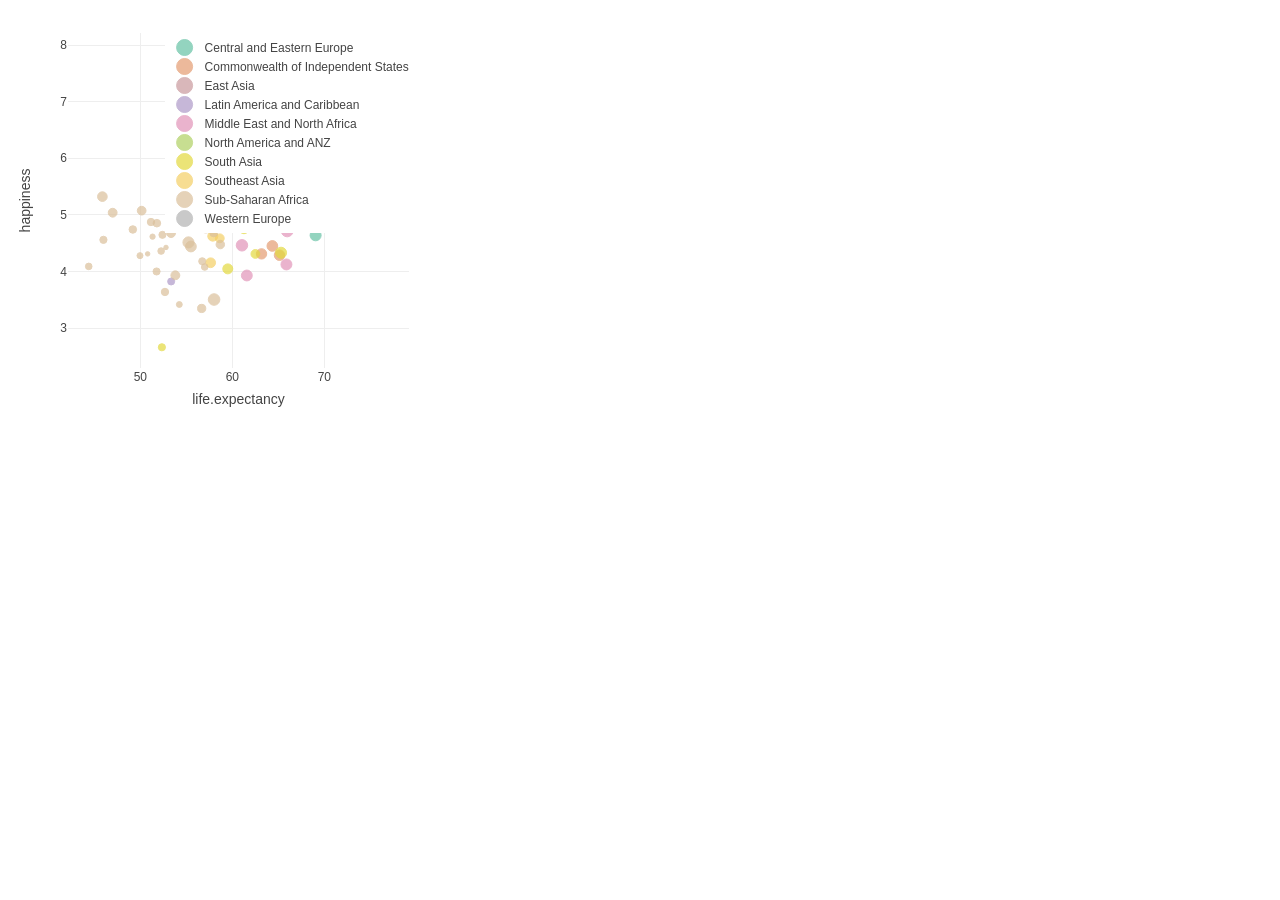
<file: Datacamp/Intermediate Interactive Data Visualization with plotly in R/file of Introduction and review of plotly/Color and size _ R_files/index.html>
<!DOCTYPE html>
<!-- saved from url=(0117)https://multiplexer-paid.datacamp.com/proxy/relative/7f8f0722107b39d1437a5cbc9caa7fc8/qqcpcaehsswltfdgfsyx/index.html -->
<html><head><meta http-equiv="Content-Type" content="text/html; charset=UTF-8">

<script src="./htmlwidgets.js.download"></script>
<script src="./plotly.js.download"></script>
<script src="./typedarray.min.js.download"></script>
<script src="./jquery.min.js.download"></script>
<link href="./crosstalk.css" rel="stylesheet">
<script src="./crosstalk.min.js.download"></script>
<link href="./plotly-htmlwidgets.css" rel="stylesheet">
<script src="./plotly-latest.min.js.download"></script><style></style>

</head>
<body style="background-color:white;" class="vsc-initialized">
<div id="htmlwidget-acc1ca4c460d8e399226" style="width:100%;height:400px;" class="plotly html-widget html-widget-static-bound js-plotly-plot"><div class="plot-container plotly"><div class="svg-container" style="position: relative; width: 417.6px; height: 400px;"><svg class="main-svg" xmlns="http://www.w3.org/2000/svg" xmlns:xlink="http://www.w3.org/1999/xlink" width="417.6" height="400" style="background: rgb(255, 255, 255);"><defs id="defs-31269b"><g class="clips"><clippath id="clip31269bxyplot" class="plotclip"><rect width="341" height="335"></rect></clippath><clippath class="axesclip" id="clip31269bx"><rect x="60" y="0" width="341" height="400"></rect></clippath><clippath class="axesclip" id="clip31269by"><rect x="0" y="25" width="417.6" height="335"></rect></clippath><clippath class="axesclip" id="clip31269bxy"><rect x="60" y="25" width="341" height="335"></rect></clippath></g><g class="gradients"></g></defs><g class="bglayer"><rect class="bg" x="60" y="25" width="341" height="335" style="fill: rgb(255, 255, 255); fill-opacity: 1; stroke-width: 0;"></rect></g><g class="draglayer cursor-crosshair"><g class="xy"><rect class="nsewdrag drag" data-subplot="xy" x="60" y="25" width="341" height="335" style="fill: transparent; stroke-width: 0; pointer-events: all;"></rect><rect class="nwdrag drag cursor-nw-resize" data-subplot="xy" x="40" y="5" width="20" height="20" style="fill: transparent; stroke-width: 0; pointer-events: all;"></rect><rect class="nedrag drag cursor-ne-resize" data-subplot="xy" x="401" y="5" width="20" height="20" style="fill: transparent; stroke-width: 0; pointer-events: all;"></rect><rect class="swdrag drag cursor-sw-resize" data-subplot="xy" x="40" y="360" width="20" height="20" style="fill: transparent; stroke-width: 0; pointer-events: all;"></rect><rect class="sedrag drag cursor-se-resize" data-subplot="xy" x="401" y="360" width="20" height="20" style="fill: transparent; stroke-width: 0; pointer-events: all;"></rect><rect class="ewdrag drag cursor-ew-resize" data-subplot="xy" x="94.1" y="360.5" width="272.8" height="20" style="fill: transparent; stroke-width: 0; pointer-events: all;"></rect><rect class="wdrag drag cursor-w-resize" data-subplot="xy" x="60" y="360.5" width="34.1" height="20" style="fill: transparent; stroke-width: 0; pointer-events: all;"></rect><rect class="edrag drag cursor-e-resize" data-subplot="xy" x="366.90000000000003" y="360.5" width="34.1" height="20" style="fill: transparent; stroke-width: 0; pointer-events: all;"></rect><rect class="nsdrag drag cursor-ns-resize" data-subplot="xy" x="39.5" y="58.5" width="20" height="268" style="fill: transparent; stroke-width: 0; pointer-events: all;"></rect><rect class="sdrag drag cursor-s-resize" data-subplot="xy" x="39.5" y="326.5" width="20" height="33.5" style="fill: transparent; stroke-width: 0; pointer-events: all;"></rect><rect class="ndrag drag cursor-n-resize" data-subplot="xy" x="39.5" y="25" width="20" height="33.5" style="fill: transparent; stroke-width: 0; pointer-events: all;"></rect></g></g><g class="layer-below"><g class="imagelayer"></g><g class="shapelayer"></g></g><g class="cartesianlayer"><g class="subplot xy"><g class="layer-subplot"><g class="shapelayer"></g><g class="imagelayer"></g></g><g class="gridlayer"><g class="x"><path class="xgrid crisp" d="M0,25v335" transform="translate(132.37,0)" style="stroke: rgb(238, 238, 238); stroke-opacity: 1; stroke-width: 1px;"></path><path class="xgrid crisp" d="M0,25v335" transform="translate(224.35,0)" style="stroke: rgb(238, 238, 238); stroke-opacity: 1; stroke-width: 1px;"></path><path class="xgrid crisp" d="M0,25v335" transform="translate(316.33,0)" style="stroke: rgb(238, 238, 238); stroke-opacity: 1; stroke-width: 1px;"></path></g><g class="y"><path class="ygrid crisp" d="M60,0h341" transform="translate(0,320.1)" style="stroke: rgb(238, 238, 238); stroke-opacity: 1; stroke-width: 1px;"></path><path class="ygrid crisp" d="M60,0h341" transform="translate(0,263.49)" style="stroke: rgb(238, 238, 238); stroke-opacity: 1; stroke-width: 1px;"></path><path class="ygrid crisp" d="M60,0h341" transform="translate(0,206.87)" style="stroke: rgb(238, 238, 238); stroke-opacity: 1; stroke-width: 1px;"></path><path class="ygrid crisp" d="M60,0h341" transform="translate(0,150.25)" style="stroke: rgb(238, 238, 238); stroke-opacity: 1; stroke-width: 1px;"></path><path class="ygrid crisp" d="M60,0h341" transform="translate(0,93.63)" style="stroke: rgb(238, 238, 238); stroke-opacity: 1; stroke-width: 1px;"></path><path class="ygrid crisp" d="M60,0h341" transform="translate(0,37.01)" style="stroke: rgb(238, 238, 238); stroke-opacity: 1; stroke-width: 1px;"></path></g></g><g class="zerolinelayer"></g><path class="xlines-below"></path><path class="ylines-below"></path><g class="overlines-below"></g><g class="xaxislayer-below"></g><g class="yaxislayer-below"></g><g class="overaxes-below"></g><g class="plot" transform="translate(60, 25)" clip-path="url(#clip31269bxyplot)"><g class="scatterlayer mlayer"><g class="trace scatter trace92f780" style="stroke-miterlimit: 2; opacity: 1;"><g class="points"><path class="point" transform="translate(247.61,202.28)" d="M5.53,0A5.53,5.53 0 1,1 0,-5.53A5.53,5.53 0 0,1 5.53,0Z" style="opacity: 0.7; stroke-width: 1px; fill: rgb(102, 194, 165); fill-opacity: 1; stroke: rgb(102, 194, 165); stroke-opacity: 1;"></path><path class="point" transform="translate(237.89,176.78)" d="M5.53,0A5.53,5.53 0 1,1 0,-5.53A5.53,5.53 0 0,1 5.53,0Z" style="opacity: 0.7; stroke-width: 1px; fill: rgb(102, 194, 165); fill-opacity: 1; stroke: rgb(102, 194, 165); stroke-opacity: 1;"></path><path class="point" transform="translate(223.36,176.38)" d="M5.89,0A5.89,5.89 0 1,1 0,-5.89A5.89,5.89 0 0,1 5.89,0Z" style="opacity: 0.7; stroke-width: 1px; fill: rgb(102, 194, 165); fill-opacity: 1; stroke: rgb(102, 194, 165); stroke-opacity: 1;"></path><path class="point" transform="translate(228.88,162.44)" d="M6.04,0A6.04,6.04 0 1,1 0,-6.04A6.04,6.04 0 0,1 6.04,0Z" style="opacity: 0.7; stroke-width: 1px; fill: rgb(102, 194, 165); fill-opacity: 1; stroke: rgb(102, 194, 165); stroke-opacity: 1;"></path><path class="point" transform="translate(269.68,80.55)" d="M6.33,0A6.33,6.33 0 1,1 0,-6.33A6.33,6.33 0 0,1 6.33,0Z" style="opacity: 0.7; stroke-width: 1px; fill: rgb(102, 194, 165); fill-opacity: 1; stroke: rgb(102, 194, 165); stroke-opacity: 1;"></path><path class="point" transform="translate(231.35,128.74)" d="M6.25,0A6.25,6.25 0 1,1 0,-6.25A6.25,6.25 0 0,1 6.25,0Z" style="opacity: 0.7; stroke-width: 1px; fill: rgb(102, 194, 165); fill-opacity: 1; stroke: rgb(102, 194, 165); stroke-opacity: 1;"></path><path class="point" transform="translate(230.52,121.57)" d="M6.18,0A6.18,6.18 0 1,1 0,-6.18A6.18,6.18 0 0,1 6.18,0Z" style="opacity: 0.7; stroke-width: 1px; fill: rgb(102, 194, 165); fill-opacity: 1; stroke: rgb(102, 194, 165); stroke-opacity: 1;"></path><path class="point" transform="translate(186.36,116.8)" d="M0,0A0,0 0 1,1 0,-0A0,0 0 0,1 0,0Z" style="opacity: 0.7; stroke-width: 1px; fill: rgb(102, 194, 165); fill-opacity: 1; stroke: rgb(102, 194, 165); stroke-opacity: 1;"></path><path class="point" transform="translate(211.35,126.5)" d="M6.13,0A6.13,6.13 0 1,1 0,-6.13A6.13,6.13 0 0,1 6.13,0Z" style="opacity: 0.7; stroke-width: 1px; fill: rgb(102, 194, 165); fill-opacity: 1; stroke: rgb(102, 194, 165); stroke-opacity: 1;"></path><path class="point" transform="translate(229.12,109.8)" d="M6.25,0A6.25,6.25 0 1,1 0,-6.25A6.25,6.25 0 0,1 6.25,0Z" style="opacity: 0.7; stroke-width: 1px; fill: rgb(102, 194, 165); fill-opacity: 1; stroke: rgb(102, 194, 165); stroke-opacity: 1;"></path><path class="point" transform="translate(218.4,168.63)" d="M5.64,0A5.64,5.64 0 1,1 0,-5.64A5.64,5.64 0 0,1 5.64,0Z" style="opacity: 0.7; stroke-width: 1px; fill: rgb(102, 194, 165); fill-opacity: 1; stroke: rgb(102, 194, 165); stroke-opacity: 1;"></path><path class="point" transform="translate(230.05,147.06)" d="M5.79,0A5.79,5.79 0 1,1 0,-5.79A5.79,5.79 0 0,1 5.79,0Z" style="opacity: 0.7; stroke-width: 1px; fill: rgb(102, 194, 165); fill-opacity: 1; stroke: rgb(102, 194, 165); stroke-opacity: 1;"></path><path class="point" transform="translate(248.03,113.85)" d="M6.19,0A6.19,6.19 0 1,1 0,-6.19A6.19,6.19 0 0,1 6.19,0Z" style="opacity: 0.7; stroke-width: 1px; fill: rgb(102, 194, 165); fill-opacity: 1; stroke: rgb(102, 194, 165); stroke-opacity: 1;"></path><path class="point" transform="translate(227.42,120.16)" d="M6.05,0A6.05,6.05 0 1,1 0,-6.05A6.05,6.05 0 0,1 6.05,0Z" style="opacity: 0.7; stroke-width: 1px; fill: rgb(102, 194, 165); fill-opacity: 1; stroke: rgb(102, 194, 165); stroke-opacity: 1;"></path><path class="point" transform="translate(216.64,174.96)" d="M5.68,0A5.68,5.68 0 1,1 0,-5.68A5.68,5.68 0 0,1 5.68,0Z" style="opacity: 0.7; stroke-width: 1px; fill: rgb(102, 194, 165); fill-opacity: 1; stroke: rgb(102, 194, 165); stroke-opacity: 1;"></path><path class="point" transform="translate(245.06,104.55)" d="M6.27,0A6.27,6.27 0 1,1 0,-6.27A6.27,6.27 0 0,1 6.27,0Z" style="opacity: 0.7; stroke-width: 1px; fill: rgb(102, 194, 165); fill-opacity: 1; stroke: rgb(102, 194, 165); stroke-opacity: 1;"></path><path class="point" transform="translate(265.01,115.8)" d="M6.3,0A6.3,6.3 0 1,1 0,-6.3A6.3,6.3 0 0,1 6.3,0Z" style="opacity: 0.7; stroke-width: 1px; fill: rgb(102, 194, 165); fill-opacity: 1; stroke: rgb(102, 194, 165); stroke-opacity: 1;"></path></g></g><g class="trace scatter tracef446a7" style="stroke-miterlimit: 2; opacity: 1;"><g class="points"><path class="point" transform="translate(211.5,222.19)" d="M5.23,0A5.23,5.23 0 1,1 0,-5.23A5.23,5.23 0 0,1 5.23,0Z" style="opacity: 0.7; stroke-width: 1px; fill: rgb(228, 156, 113); fill-opacity: 1; stroke: rgb(228, 156, 113); stroke-opacity: 1;"></path><path class="point" transform="translate(192.64,173.25)" d="M5.76,0A5.76,5.76 0 1,1 0,-5.76A5.76,5.76 0 0,1 5.76,0Z" style="opacity: 0.7; stroke-width: 1px; fill: rgb(228, 156, 113); fill-opacity: 1; stroke: rgb(228, 156, 113); stroke-opacity: 1;"></path><path class="point" transform="translate(225.11,150.56)" d="M5.81,0A5.81,5.81 0 1,1 0,-5.81A5.81,5.81 0 0,1 5.81,0Z" style="opacity: 0.7; stroke-width: 1px; fill: rgb(228, 156, 113); fill-opacity: 1; stroke: rgb(228, 156, 113); stroke-opacity: 1;"></path><path class="point" transform="translate(204.34,212.96)" d="M5.35,0A5.35,5.35 0 1,1 0,-5.35A5.35,5.35 0 0,1 5.35,0Z" style="opacity: 0.7; stroke-width: 1px; fill: rgb(228, 156, 113); fill-opacity: 1; stroke: rgb(228, 156, 113); stroke-opacity: 1;"></path><path class="point" transform="translate(202.98,131.91)" d="M6.09,0A6.09,6.09 0 1,1 0,-6.09A6.09,6.09 0 0,1 6.09,0Z" style="opacity: 0.7; stroke-width: 1px; fill: rgb(228, 156, 113); fill-opacity: 1; stroke: rgb(228, 156, 113); stroke-opacity: 1;"></path><path class="point" transform="translate(191.02,146.22)" d="M4.34,0A4.34,4.34 0 1,1 0,-4.34A4.34,4.34 0 0,1 4.34,0Z" style="opacity: 0.7; stroke-width: 1px; fill: rgb(228, 156, 113); fill-opacity: 1; stroke: rgb(228, 156, 113); stroke-opacity: 1;"></path><path class="point" transform="translate(198.4,163.44)" d="M4.78,0A4.78,4.78 0 1,1 0,-4.78A4.78,4.78 0 0,1 4.78,0Z" style="opacity: 0.7; stroke-width: 1px; fill: rgb(228, 156, 113); fill-opacity: 1; stroke: rgb(228, 156, 113); stroke-opacity: 1;"></path><path class="point" transform="translate(191.75,149.1)" d="M6.11,0A6.11,6.11 0 1,1 0,-6.11A6.11,6.11 0 0,1 6.11,0Z" style="opacity: 0.7; stroke-width: 1px; fill: rgb(228, 156, 113); fill-opacity: 1; stroke: rgb(228, 156, 113); stroke-opacity: 1;"></path><path class="point" transform="translate(191.68,134.92)" d="M4.17,0A4.17,4.17 0 1,1 0,-4.17A4.17,4.17 0 0,1 4.17,0Z" style="opacity: 0.7; stroke-width: 1px; fill: rgb(228, 156, 113); fill-opacity: 1; stroke: rgb(228, 156, 113); stroke-opacity: 1;"></path><path class="point" transform="translate(167.96,168.89)" d="M5.8,0A5.8,5.8 0 1,1 0,-5.8A5.8,5.8 0 0,1 5.8,0Z" style="opacity: 0.7; stroke-width: 1px; fill: rgb(228, 156, 113); fill-opacity: 1; stroke: rgb(228, 156, 113); stroke-opacity: 1;"></path><path class="point" transform="translate(193.54,220.87)" d="M5.17,0A5.17,5.17 0 1,1 0,-5.17A5.17,5.17 0 0,1 5.17,0Z" style="opacity: 0.7; stroke-width: 1px; fill: rgb(228, 156, 113); fill-opacity: 1; stroke: rgb(228, 156, 113); stroke-opacity: 1;"></path><path class="point" transform="translate(193.47,101.39)" d="M4.99,0A4.99,4.99 0 1,1 0,-4.99A4.99,4.99 0 0,1 4.99,0Z" style="opacity: 0.7; stroke-width: 1px; fill: rgb(228, 156, 113); fill-opacity: 1; stroke: rgb(228, 156, 113); stroke-opacity: 1;"></path></g></g><g class="trace scatter tracef4e8bb" style="stroke-miterlimit: 2; opacity: 1;"><g class="points"><path class="point" transform="translate(249.92,176.26)" d="M5.74,0A5.74,5.74 0 1,1 0,-5.74A5.74,5.74 0 0,1 5.74,0Z" style="opacity: 0.7; stroke-width: 1px; fill: rgb(201, 153, 157); fill-opacity: 1; stroke: rgb(201, 153, 157); stroke-opacity: 1;"></path><path class="point" transform="translate(316.46,161.34)" d="M6.7,0A6.7,6.7 0 1,1 0,-6.7A6.7,6.7 0 0,1 6.7,0Z" style="opacity: 0.7; stroke-width: 1px; fill: rgb(201, 153, 157); fill-opacity: 1; stroke: rgb(201, 153, 157); stroke-opacity: 1;"></path><path class="point" transform="translate(305.24,130.31)" d="M6.45,0A6.45,6.45 0 1,1 0,-6.45A6.45,6.45 0 0,1 6.45,0Z" style="opacity: 0.7; stroke-width: 1px; fill: rgb(201, 153, 157); fill-opacity: 1; stroke: rgb(201, 153, 157); stroke-opacity: 1;"></path><path class="point" transform="translate(185.62,162.97)" d="M5.48,0A5.48,5.48 0 1,1 0,-5.48A5.48,5.48 0 0,1 5.48,0Z" style="opacity: 0.7; stroke-width: 1px; fill: rgb(201, 153, 157); fill-opacity: 1; stroke: rgb(201, 153, 157); stroke-opacity: 1;"></path><path class="point" transform="translate(293.51,132.39)" d="M6.4,0A6.4,6.4 0 1,1 0,-6.4A6.4,6.4 0 0,1 6.4,0Z" style="opacity: 0.7; stroke-width: 1px; fill: rgb(201, 153, 157); fill-opacity: 1; stroke: rgb(201, 153, 157); stroke-opacity: 1;"></path><path class="point" transform="translate(267.46,104.9)" d="M0,0A0,0 0 1,1 0,-0A0,0 0 0,1 0,0Z" style="opacity: 0.7; stroke-width: 1px; fill: rgb(201, 153, 157); fill-opacity: 1; stroke: rgb(201, 153, 157); stroke-opacity: 1;"></path></g></g><g class="trace scatter trace25ead9" style="stroke-miterlimit: 2; opacity: 1;"><g class="points"><path class="point" transform="translate(233.69,123.02)" d="M5.91,0A5.91,5.91 0 1,1 0,-5.91A5.91,5.91 0 0,1 5.91,0Z" style="opacity: 0.7; stroke-width: 1px; fill: rgb(175, 154, 200); fill-opacity: 1; stroke: rgb(175, 154, 200); stroke-opacity: 1;"></path><path class="point" transform="translate(167.51,145.03)" d="M5.05,0A5.05,5.05 0 1,1 0,-5.05A5.05,5.05 0 0,1 5.05,0Z" style="opacity: 0.7; stroke-width: 1px; fill: rgb(175, 154, 200); fill-opacity: 1; stroke: rgb(175, 154, 200); stroke-opacity: 1;"></path><path class="point" transform="translate(214.52,106.4)" d="M5.67,0A5.67,5.67 0 1,1 0,-5.67A5.67,5.67 0 0,1 5.67,0Z" style="opacity: 0.7; stroke-width: 1px; fill: rgb(175, 154, 200); fill-opacity: 1; stroke: rgb(175, 154, 200); stroke-opacity: 1;"></path><path class="point" transform="translate(252.74,107.12)" d="M6.06,0A6.06,6.06 0 1,1 0,-6.06A6.06,6.06 0 0,1 6.06,0Z" style="opacity: 0.7; stroke-width: 1px; fill: rgb(175, 154, 200); fill-opacity: 1; stroke: rgb(175, 154, 200); stroke-opacity: 1;"></path><path class="point" transform="translate(202.39,116.34)" d="M5.63,0A5.63,5.63 0 1,1 0,-5.63A5.63,5.63 0 0,1 5.63,0Z" style="opacity: 0.7; stroke-width: 1px; fill: rgb(175, 154, 200); fill-opacity: 1; stroke: rgb(175, 154, 200); stroke-opacity: 1;"></path><path class="point" transform="translate(255.11,55.88)" d="M5.77,0A5.77,5.77 0 1,1 0,-5.77A5.77,5.77 0 0,1 5.77,0Z" style="opacity: 0.7; stroke-width: 1px; fill: rgb(175, 154, 200); fill-opacity: 1; stroke: rgb(175, 154, 200); stroke-opacity: 1;"></path><path class="point" transform="translate(196.51,147.6)" d="M5.71,0A5.71,5.71 0 1,1 0,-5.71A5.71,5.71 0 0,1 5.71,0Z" style="opacity: 0.7; stroke-width: 1px; fill: rgb(175, 154, 200); fill-opacity: 1; stroke: rgb(175, 154, 200); stroke-opacity: 1;"></path><path class="point" transform="translate(231.88,134.34)" d="M5.4,0A5.4,5.4 0 1,1 0,-5.4A5.4,5.4 0 0,1 5.4,0Z" style="opacity: 0.7; stroke-width: 1px; fill: rgb(175, 154, 200); fill-opacity: 1; stroke: rgb(175, 154, 200); stroke-opacity: 1;"></path><path class="point" transform="translate(204.01,106.04)" d="M5.2,0A5.2,5.2 0 1,1 0,-5.2A5.2,5.2 0 0,1 5.2,0Z" style="opacity: 0.7; stroke-width: 1px; fill: rgb(175, 154, 200); fill-opacity: 1; stroke: rgb(175, 154, 200); stroke-opacity: 1;"></path><path class="point" transform="translate(195.46,106.84)" d="M5.13,0A5.13,5.13 0 1,1 0,-5.13A5.13,5.13 0 0,1 5.13,0Z" style="opacity: 0.7; stroke-width: 1px; fill: rgb(175, 154, 200); fill-opacity: 1; stroke: rgb(175, 154, 200); stroke-opacity: 1;"></path><path class="point" transform="translate(103.15,248.46)" d="M3.5,0A3.5,3.5 0 1,1 0,-3.5A3.5,3.5 0 0,1 3.5,0Z" style="opacity: 0.7; stroke-width: 1px; fill: rgb(175, 154, 200); fill-opacity: 1; stroke: rgb(175, 154, 200); stroke-opacity: 1;"></path><path class="point" transform="translate(198.87,124.12)" d="M4.64,0A4.64,4.64 0 1,1 0,-4.64A4.64,4.64 0 0,1 4.64,0Z" style="opacity: 0.7; stroke-width: 1px; fill: rgb(175, 154, 200); fill-opacity: 1; stroke: rgb(175, 154, 200); stroke-opacity: 1;"></path><path class="point" transform="translate(217.87,131.49)" d="M5.23,0A5.23,5.23 0 1,1 0,-5.23A5.23,5.23 0 0,1 5.23,0Z" style="opacity: 0.7; stroke-width: 1px; fill: rgb(175, 154, 200); fill-opacity: 1; stroke: rgb(175, 154, 200); stroke-opacity: 1;"></path><path class="point" transform="translate(238.84,102.02)" d="M5.83,0A5.83,5.83 0 1,1 0,-5.83A5.83,5.83 0 0,1 5.83,0Z" style="opacity: 0.7; stroke-width: 1px; fill: rgb(175, 154, 200); fill-opacity: 1; stroke: rgb(175, 154, 200); stroke-opacity: 1;"></path><path class="point" transform="translate(221.86,98.28)" d="M4.81,0A4.81,4.81 0 1,1 0,-4.81A4.81,4.81 0 0,1 4.81,0Z" style="opacity: 0.7; stroke-width: 1px; fill: rgb(175, 154, 200); fill-opacity: 1; stroke: rgb(175, 154, 200); stroke-opacity: 1;"></path><path class="point" transform="translate(238.35,93.11)" d="M6.03,0A6.03,6.03 0 1,1 0,-6.03A6.03,6.03 0 0,1 6.03,0Z" style="opacity: 0.7; stroke-width: 1px; fill: rgb(175, 154, 200); fill-opacity: 1; stroke: rgb(175, 154, 200); stroke-opacity: 1;"></path><path class="point" transform="translate(214.09,141.62)" d="M5.56,0A5.56,5.56 0 1,1 0,-5.56A5.56,5.56 0 0,1 5.56,0Z" style="opacity: 0.7; stroke-width: 1px; fill: rgb(175, 154, 200); fill-opacity: 1; stroke: rgb(175, 154, 200); stroke-opacity: 1;"></path><path class="point" transform="translate(180.34,114.39)" d="M6.28,0A6.28,6.28 0 1,1 0,-6.28A6.28,6.28 0 0,1 6.28,0Z" style="opacity: 0.7; stroke-width: 1px; fill: rgb(175, 154, 200); fill-opacity: 1; stroke: rgb(175, 154, 200); stroke-opacity: 1;"></path><path class="point" transform="translate(241.44,106.22)" d="M5.97,0A5.97,5.97 0 1,1 0,-5.97A5.97,5.97 0 0,1 5.97,0Z" style="opacity: 0.7; stroke-width: 1px; fill: rgb(175, 154, 200); fill-opacity: 1; stroke: rgb(175, 154, 200); stroke-opacity: 1;"></path></g></g><g class="trace scatter tracead7c31" style="stroke-miterlimit: 2; opacity: 1;"><g class="points"><path class="point" transform="translate(216.77,167.77)" d="M5.67,0A5.67,5.67 0 1,1 0,-5.67A5.67,5.67 0 0,1 5.67,0Z" style="opacity: 0.7; stroke-width: 1px; fill: rgb(226, 148, 184); fill-opacity: 1; stroke: rgb(226, 148, 184); stroke-opacity: 1;"></path><path class="point" transform="translate(220.68,112.38)" d="M6.54,0A6.54,6.54 0 1,1 0,-6.54A6.54,6.54 0 0,1 6.54,0Z" style="opacity: 0.7; stroke-width: 1px; fill: rgb(226, 148, 184); fill-opacity: 1; stroke: rgb(226, 148, 184); stroke-opacity: 1;"></path><path class="point" transform="translate(178.83,242.49)" d="M5.43,0A5.43,5.43 0 1,1 0,-5.43A5.43,5.43 0 0,1 5.43,0Z" style="opacity: 0.7; stroke-width: 1px; fill: rgb(226, 148, 184); fill-opacity: 1; stroke: rgb(226, 148, 184); stroke-opacity: 1;"></path><path class="point" transform="translate(219.21,197.9)" d="M5.92,0A5.92,5.92 0 1,1 0,-5.92A5.92,5.92 0 0,1 5.92,0Z" style="opacity: 0.7; stroke-width: 1px; fill: rgb(226, 148, 184); fill-opacity: 1; stroke: rgb(226, 148, 184); stroke-opacity: 1;"></path><path class="point" transform="translate(173.97,212.3)" d="M5.73,0A5.73,5.73 0 1,1 0,-5.73A5.73,5.73 0 0,1 5.73,0Z" style="opacity: 0.7; stroke-width: 1px; fill: rgb(226, 148, 184); fill-opacity: 1; stroke: rgb(226, 148, 184); stroke-opacity: 1;"></path><path class="point" transform="translate(273.49,49.89)" d="M6.34,0A6.34,6.34 0 1,1 0,-6.34A6.34,6.34 0 0,1 6.34,0Z" style="opacity: 0.7; stroke-width: 1px; fill: rgb(226, 148, 184); fill-opacity: 1; stroke: rgb(226, 148, 184); stroke-opacity: 1;"></path><path class="point" transform="translate(204.99,192.73)" d="M5.23,0A5.23,5.23 0 1,1 0,-5.23A5.23,5.23 0 0,1 5.23,0Z" style="opacity: 0.7; stroke-width: 1px; fill: rgb(226, 148, 184); fill-opacity: 1; stroke: rgb(226, 148, 184); stroke-opacity: 1;"></path><path class="point" transform="translate(213.83,119.93)" d="M6.83,0A6.83,6.83 0 1,1 0,-6.83A6.83,6.83 0 0,1 6.83,0Z" style="opacity: 0.7; stroke-width: 1px; fill: rgb(226, 148, 184); fill-opacity: 1; stroke: rgb(226, 148, 184); stroke-opacity: 1;"></path><path class="point" transform="translate(245.88,173.15)" d="M5.63,0A5.63,5.63 0 1,1 0,-5.63A5.63,5.63 0 0,1 5.63,0Z" style="opacity: 0.7; stroke-width: 1px; fill: rgb(226, 148, 184); fill-opacity: 1; stroke: rgb(226, 148, 184); stroke-opacity: 1;"></path><path class="point" transform="translate(178.01,145.24)" d="M0,0A0,0 0 1,1 0,-0A0,0 0 0,1 0,0Z" style="opacity: 0.7; stroke-width: 1px; fill: rgb(226, 148, 184); fill-opacity: 1; stroke: rgb(226, 148, 184); stroke-opacity: 1;"></path><path class="point" transform="translate(213.46,164.17)" d="M5.13,0A5.13,5.13 0 1,1 0,-5.13A5.13,5.13 0 0,1 5.13,0Z" style="opacity: 0.7; stroke-width: 1px; fill: rgb(226, 148, 184); fill-opacity: 1; stroke: rgb(226, 148, 184); stroke-opacity: 1;"></path><path class="point" transform="translate(192.61,202.92)" d="M0,0A0,0 0 1,1 0,-0A0,0 0 0,1 0,0Z" style="opacity: 0.7; stroke-width: 1px; fill: rgb(226, 148, 184); fill-opacity: 1; stroke: rgb(226, 148, 184); stroke-opacity: 1;"></path><path class="point" transform="translate(201.91,108.59)" d="M6.63,0A6.63,6.63 0 1,1 0,-6.63A6.63,6.63 0 0,1 6.63,0Z" style="opacity: 0.7; stroke-width: 1px; fill: rgb(226, 148, 184); fill-opacity: 1; stroke: rgb(226, 148, 184); stroke-opacity: 1;"></path><path class="point" transform="translate(218.44,231.45)" d="M5.46,0A5.46,5.46 0 1,1 0,-5.46A5.46,5.46 0 0,1 5.46,0Z" style="opacity: 0.7; stroke-width: 1px; fill: rgb(226, 148, 184); fill-opacity: 1; stroke: rgb(226, 148, 184); stroke-opacity: 1;"></path><path class="point" transform="translate(217.65,147.49)" d="M6.12,0A6.12,6.12 0 1,1 0,-6.12A6.12,6.12 0 0,1 6.12,0Z" style="opacity: 0.7; stroke-width: 1px; fill: rgb(226, 148, 184); fill-opacity: 1; stroke: rgb(226, 148, 184); stroke-opacity: 1;"></path><path class="point" transform="translate(243.29,66.4)" d="M6.84,0A6.84,6.84 0 1,1 0,-6.84A6.84,6.84 0 0,1 6.84,0Z" style="opacity: 0.7; stroke-width: 1px; fill: rgb(226, 148, 184); fill-opacity: 1; stroke: rgb(226, 148, 184); stroke-opacity: 1;"></path><path class="point" transform="translate(118.18,280.75)" d="M0,0A0,0 0 1,1 0,-0A0,0 0 0,1 0,0Z" style="opacity: 0.7; stroke-width: 1px; fill: rgb(226, 148, 184); fill-opacity: 1; stroke: rgb(226, 148, 184); stroke-opacity: 1;"></path></g></g><g class="trace scatter tracebae08a" style="stroke-miterlimit: 2; opacity: 1;"><g class="points"><path class="point" transform="translate(281.94,54.08)" d="M6.56,0A6.56,6.56 0 1,1 0,-6.56A6.56,6.56 0 0,1 6.56,0Z" style="opacity: 0.7; stroke-width: 1px; fill: rgb(176, 209, 99); fill-opacity: 1; stroke: rgb(176, 209, 99); stroke-opacity: 1;"></path><path class="point" transform="translate(271.18,50.11)" d="M6.39,0A6.39,6.39 0 1,1 0,-6.39A6.39,6.39 0 0,1 6.39,0Z" style="opacity: 0.7; stroke-width: 1px; fill: rgb(176, 209, 99); fill-opacity: 1; stroke: rgb(176, 209, 99); stroke-opacity: 1;"></path><path class="point" transform="translate(254.23,69.1)" d="M6.69,0A6.69,6.69 0 1,1 0,-6.69A6.69,6.69 0 0,1 6.69,0Z" style="opacity: 0.7; stroke-width: 1px; fill: rgb(176, 209, 99); fill-opacity: 1; stroke: rgb(176, 209, 99); stroke-opacity: 1;"></path></g></g><g class="trace scatter tracea12f3b" style="stroke-miterlimit: 2; opacity: 1;"><g class="points"><path class="point" transform="translate(93.89,314.26)" d="M3.57,0A3.57,3.57 0 1,1 0,-3.57A3.57,3.57 0 0,1 3.57,0Z" style="opacity: 0.7; stroke-width: 1px; fill: rgb(227, 217, 62); fill-opacity: 1; stroke: rgb(227, 217, 62); stroke-opacity: 1;"></path><path class="point" transform="translate(187.38,220.95)" d="M4.39,0A4.39,4.39 0 1,1 0,-4.39A4.39,4.39 0 0,1 4.39,0Z" style="opacity: 0.7; stroke-width: 1px; fill: rgb(227, 217, 62); fill-opacity: 1; stroke: rgb(227, 217, 62); stroke-opacity: 1;"></path><path class="point" transform="translate(159.77,235.87)" d="M4.99,0A4.99,4.99 0 1,1 0,-4.99A4.99,4.99 0 0,1 4.99,0Z" style="opacity: 0.7; stroke-width: 1px; fill: rgb(227, 217, 62); fill-opacity: 1; stroke: rgb(227, 217, 62); stroke-opacity: 1;"></path><path class="point" transform="translate(175.99,196.78)" d="M3.99,0A3.99,3.99 0 1,1 0,-3.99A3.99,3.99 0 0,1 3.99,0Z" style="opacity: 0.7; stroke-width: 1px; fill: rgb(227, 217, 62); fill-opacity: 1; stroke: rgb(227, 217, 62); stroke-opacity: 1;"></path><path class="point" transform="translate(141.01,134.82)" d="M4.75,0A4.75,4.75 0 1,1 0,-4.75A4.75,4.75 0 0,1 4.75,0Z" style="opacity: 0.7; stroke-width: 1px; fill: rgb(227, 217, 62); fill-opacity: 1; stroke: rgb(227, 217, 62); stroke-opacity: 1;"></path><path class="point" transform="translate(213.03,219.75)" d="M5.53,0A5.53,5.53 0 1,1 0,-5.53A5.53,5.53 0 0,1 5.53,0Z" style="opacity: 0.7; stroke-width: 1px; fill: rgb(227, 217, 62); fill-opacity: 1; stroke: rgb(227, 217, 62); stroke-opacity: 1;"></path></g></g><g class="trace scatter trace88a6af" style="stroke-miterlimit: 2; opacity: 1;"><g class="points"><path class="point" transform="translate(151.76,205.32)" d="M4.43,0A4.43,4.43 0 1,1 0,-4.43A4.43,4.43 0 0,1 4.43,0Z" style="opacity: 0.7; stroke-width: 1px; fill: rgb(245, 207, 100); fill-opacity: 1; stroke: rgb(245, 207, 100); stroke-opacity: 1;"></path><path class="point" transform="translate(169.73,176.3)" d="M5.48,0A5.48,5.48 0 1,1 0,-5.48A5.48,5.48 0 0,1 5.48,0Z" style="opacity: 0.7; stroke-width: 1px; fill: rgb(245, 207, 100); fill-opacity: 1; stroke: rgb(245, 207, 100); stroke-opacity: 1;"></path><path class="point" transform="translate(144.75,203.2)" d="M4.94,0A4.94,4.94 0 1,1 0,-4.94A4.94,4.94 0 0,1 4.94,0Z" style="opacity: 0.7; stroke-width: 1px; fill: rgb(245, 207, 100); fill-opacity: 1; stroke: rgb(245, 207, 100); stroke-opacity: 1;"></path><path class="point" transform="translate(142.65,229.75)" d="M4.87,0A4.87,4.87 0 1,1 0,-4.87A4.87,4.87 0 0,1 4.87,0Z" style="opacity: 0.7; stroke-width: 1px; fill: rgb(245, 207, 100); fill-opacity: 1; stroke: rgb(245, 207, 100); stroke-opacity: 1;"></path><path class="point" transform="translate(166.66,148.22)" d="M5.15,0A5.15,5.15 0 1,1 0,-5.15A5.15,5.15 0 0,1 5.15,0Z" style="opacity: 0.7; stroke-width: 1px; fill: rgb(245, 207, 100); fill-opacity: 1; stroke: rgb(245, 207, 100); stroke-opacity: 1;"></path><path class="point" transform="translate(309.8,103.82)" d="M6.97,0A6.97,6.97 0 1,1 0,-6.97A6.97,6.97 0 0,1 6.97,0Z" style="opacity: 0.7; stroke-width: 1px; fill: rgb(245, 207, 100); fill-opacity: 1; stroke: rgb(245, 207, 100); stroke-opacity: 1;"></path><path class="point" transform="translate(223.39,128.71)" d="M5.79,0A5.79,5.79 0 1,1 0,-5.79A5.79,5.79 0 0,1 5.79,0Z" style="opacity: 0.7; stroke-width: 1px; fill: rgb(245, 207, 100); fill-opacity: 1; stroke: rgb(245, 207, 100); stroke-opacity: 1;"></path><path class="point" transform="translate(221.8,171.94)" d="M4.97,0A4.97,4.97 0 1,1 0,-4.97A4.97,4.97 0 0,1 4.97,0Z" style="opacity: 0.7; stroke-width: 1px; fill: rgb(245, 207, 100); fill-opacity: 1; stroke: rgb(245, 207, 100); stroke-opacity: 1;"></path></g></g><g class="trace scatter trace7c3e16" style="stroke-miterlimit: 2; opacity: 1;"><g class="points"><path class="point" transform="translate(88.87,190.18)" d="M3.79,0A3.79,3.79 0 1,1 0,-3.79A3.79,3.79 0 0,1 3.79,0Z" style="opacity: 0.7; stroke-width: 1px; fill: rgb(219, 192, 155); fill-opacity: 1; stroke: rgb(219, 192, 155); stroke-opacity: 1;"></path><path class="point" transform="translate(146.07,266.52)" d="M5.78,0A5.78,5.78 0 1,1 0,-5.78A5.78,5.78 0 0,1 5.78,0Z" style="opacity: 0.7; stroke-width: 1px; fill: rgb(219, 192, 155); fill-opacity: 1; stroke: rgb(219, 192, 155); stroke-opacity: 1;"></path><path class="point" transform="translate(94.44,201.86)" d="M3.54,0A3.54,3.54 0 1,1 0,-3.54A3.54,3.54 0 0,1 3.54,0Z" style="opacity: 0.7; stroke-width: 1px; fill: rgb(219, 192, 155); fill-opacity: 1; stroke: rgb(219, 192, 155); stroke-opacity: 1;"></path><path class="point" transform="translate(73.66,177.67)" d="M4.36,0A4.36,4.36 0 1,1 0,-4.36A4.36,4.36 0 0,1 4.36,0Z" style="opacity: 0.7; stroke-width: 1px; fill: rgb(219, 192, 155); fill-opacity: 1; stroke: rgb(219, 192, 155); stroke-opacity: 1;"></path><path class="point" transform="translate(23.11,268.16)" d="M0,0A0,0 0 1,1 0,-0A0,0 0 0,1 0,0Z" style="opacity: 0.7; stroke-width: 1px; fill: rgb(219, 192, 155); fill-opacity: 1; stroke: rgb(219, 192, 155); stroke-opacity: 1;"></path><path class="point" transform="translate(35.43,206.84)" d="M3.61,0A3.61,3.61 0 1,1 0,-3.61A3.61,3.61 0 0,1 3.61,0Z" style="opacity: 0.7; stroke-width: 1px; fill: rgb(219, 192, 155); fill-opacity: 1; stroke: rgb(219, 192, 155); stroke-opacity: 1;"></path><path class="point" transform="translate(121.02,188.44)" d="M4.79,0A4.79,4.79 0 1,1 0,-4.79A4.79,4.79 0 0,1 4.79,0Z" style="opacity: 0.7; stroke-width: 1px; fill: rgb(219, 192, 155); fill-opacity: 1; stroke: rgb(219, 192, 155); stroke-opacity: 1;"></path><path class="point" transform="translate(79.62,220.88)" d="M2.24,0A2.24,2.24 0 1,1 0,-2.24A2.24,2.24 0 0,1 2.24,0Z" style="opacity: 0.7; stroke-width: 1px; fill: rgb(219, 192, 155); fill-opacity: 1; stroke: rgb(219, 192, 155); stroke-opacity: 1;"></path><path class="point" transform="translate(134.25,228.28)" d="M3.55,0A3.55,3.55 0 1,1 0,-3.55A3.55,3.55 0 0,1 3.55,0Z" style="opacity: 0.7; stroke-width: 1px; fill: rgb(219, 192, 155); fill-opacity: 1; stroke: rgb(219, 192, 155); stroke-opacity: 1;"></path><path class="point" transform="translate(137.91,194.19)" d="M5.81,0A5.81,5.81 0 1,1 0,-5.81A5.81,5.81 0 0,1 5.81,0Z" style="opacity: 0.7; stroke-width: 1px; fill: rgb(219, 192, 155); fill-opacity: 1; stroke: rgb(219, 192, 155); stroke-opacity: 1;"></path><path class="point" transform="translate(117.12,154.62)" d="M4.56,0A4.56,4.56 0 1,1 0,-4.56A4.56,4.56 0 0,1 4.56,0Z" style="opacity: 0.7; stroke-width: 1px; fill: rgb(219, 192, 155); fill-opacity: 1; stroke: rgb(219, 192, 155); stroke-opacity: 1;"></path><path class="point" transform="translate(82.96,189.02)" d="M3.66,0A3.66,3.66 0 1,1 0,-3.66A3.66,3.66 0 0,1 3.66,0Z" style="opacity: 0.7; stroke-width: 1px; fill: rgb(219, 192, 155); fill-opacity: 1; stroke: rgb(219, 192, 155); stroke-opacity: 1;"></path><path class="point" transform="translate(44.68,179.73)" d="M4.41,0A4.41,4.41 0 1,1 0,-4.41A4.41,4.41 0 0,1 4.41,0Z" style="opacity: 0.7; stroke-width: 1px; fill: rgb(219, 192, 155); fill-opacity: 1; stroke: rgb(219, 192, 155); stroke-opacity: 1;"></path><path class="point" transform="translate(152.3,211.55)" d="M4.23,0A4.23,4.23 0 1,1 0,-4.23A4.23,4.23 0 0,1 4.23,0Z" style="opacity: 0.7; stroke-width: 1px; fill: rgb(219, 192, 155); fill-opacity: 1; stroke: rgb(219, 192, 155); stroke-opacity: 1;"></path><path class="point" transform="translate(98,214.45)" d="M2.24,0A2.24,2.24 0 1,1 0,-2.24A2.24,2.24 0 0,1 2.24,0Z" style="opacity: 0.7; stroke-width: 1px; fill: rgb(219, 192, 155); fill-opacity: 1; stroke: rgb(219, 192, 155); stroke-opacity: 1;"></path><path class="point" transform="translate(136.7,234.03)" d="M3.29,0A3.29,3.29 0 1,1 0,-3.29A3.29,3.29 0 0,1 3.29,0Z" style="opacity: 0.7; stroke-width: 1px; fill: rgb(219, 192, 155); fill-opacity: 1; stroke: rgb(219, 192, 155); stroke-opacity: 1;"></path><path class="point" transform="translate(111.32,271.5)" d="M2.92,0A2.92,2.92 0 1,1 0,-2.92A2.92,2.92 0 0,1 2.92,0Z" style="opacity: 0.7; stroke-width: 1px; fill: rgb(219, 192, 155); fill-opacity: 1; stroke: rgb(219, 192, 155); stroke-opacity: 1;"></path><path class="point" transform="translate(64.81,196.48)" d="M3.76,0A3.76,3.76 0 1,1 0,-3.76A3.76,3.76 0 0,1 3.76,0Z" style="opacity: 0.7; stroke-width: 1px; fill: rgb(219, 192, 155); fill-opacity: 1; stroke: rgb(219, 192, 155); stroke-opacity: 1;"></path><path class="point" transform="translate(103.05,200.09)" d="M4.42,0A4.42,4.42 0 1,1 0,-4.42A4.42,4.42 0 0,1 4.42,0Z" style="opacity: 0.7; stroke-width: 1px; fill: rgb(219, 192, 155); fill-opacity: 1; stroke: rgb(219, 192, 155); stroke-opacity: 1;"></path><path class="point" transform="translate(215.76,115.39)" d="M5.97,0A5.97,5.97 0 1,1 0,-5.97A5.97,5.97 0 0,1 5.97,0Z" style="opacity: 0.7; stroke-width: 1px; fill: rgb(219, 192, 155); fill-opacity: 1; stroke: rgb(219, 192, 155); stroke-opacity: 1;"></path><path class="point" transform="translate(71.98,222.64)" d="M2.99,0A2.99,2.99 0 1,1 0,-2.99A2.99,2.99 0 0,1 2.99,0Z" style="opacity: 0.7; stroke-width: 1px; fill: rgb(219, 192, 155); fill-opacity: 1; stroke: rgb(219, 192, 155); stroke-opacity: 1;"></path><path class="point" transform="translate(122.91,213.5)" d="M5.38,0A5.38,5.38 0 1,1 0,-5.38A5.38,5.38 0 0,1 5.38,0Z" style="opacity: 0.7; stroke-width: 1px; fill: rgb(219, 192, 155); fill-opacity: 1; stroke: rgb(219, 192, 155); stroke-opacity: 1;"></path><path class="point" transform="translate(84.56,203.63)" d="M2.63,0A2.63,2.63 0 1,1 0,-2.63A2.63,2.63 0 0,1 2.63,0Z" style="opacity: 0.7; stroke-width: 1px; fill: rgb(219, 192, 155); fill-opacity: 1; stroke: rgb(219, 192, 155); stroke-opacity: 1;"></path><path class="point" transform="translate(34.4,163.64)" d="M4.82,0A4.82,4.82 0 1,1 0,-4.82A4.82,4.82 0 0,1 4.82,0Z" style="opacity: 0.7; stroke-width: 1px; fill: rgb(219, 192, 155); fill-opacity: 1; stroke: rgb(219, 192, 155); stroke-opacity: 1;"></path><path class="point" transform="translate(145.78,199.81)" d="M4,0A4,4 0 1,1 0,-4A4,4 0 0,1 4,0Z" style="opacity: 0.7; stroke-width: 1px; fill: rgb(219, 192, 155); fill-opacity: 1; stroke: rgb(219, 192, 155); stroke-opacity: 1;"></path><path class="point" transform="translate(20.73,233.41)" d="M3.29,0A3.29,3.29 0 1,1 0,-3.29A3.29,3.29 0 0,1 3.29,0Z" style="opacity: 0.7; stroke-width: 1px; fill: rgb(219, 192, 155); fill-opacity: 1; stroke: rgb(219, 192, 155); stroke-opacity: 1;"></path><path class="point" transform="translate(120.47,209.4)" d="M5.55,0A5.55,5.55 0 1,1 0,-5.55A5.55,5.55 0 0,1 5.55,0Z" style="opacity: 0.7; stroke-width: 1px; fill: rgb(219, 192, 155); fill-opacity: 1; stroke: rgb(219, 192, 155); stroke-opacity: 1;"></path><path class="point" transform="translate(72.55,305.49)" d="M0,0A0,0 0 1,1 0,-0A0,0 0 0,1 0,0Z" style="opacity: 0.7; stroke-width: 1px; fill: rgb(219, 192, 155); fill-opacity: 1; stroke: rgb(219, 192, 155); stroke-opacity: 1;"></path><path class="point" transform="translate(133.68,275.45)" d="M4.1,0A4.1,4.1 0 1,1 0,-4.1A4.1,4.1 0 0,1 4.1,0Z" style="opacity: 0.7; stroke-width: 1px; fill: rgb(219, 192, 155); fill-opacity: 1; stroke: rgb(219, 192, 155); stroke-opacity: 1;"></path><path class="point" transform="translate(93.13,218.06)" d="M3.29,0A3.29,3.29 0 1,1 0,-3.29A3.29,3.29 0 0,1 3.29,0Z" style="opacity: 0.7; stroke-width: 1px; fill: rgb(219, 192, 155); fill-opacity: 1; stroke: rgb(219, 192, 155); stroke-opacity: 1;"></path><path class="point" transform="translate(88.59,238.46)" d="M3.55,0A3.55,3.55 0 1,1 0,-3.55A3.55,3.55 0 0,1 3.55,0Z" style="opacity: 0.7; stroke-width: 1px; fill: rgb(219, 192, 155); fill-opacity: 1; stroke: rgb(219, 192, 155); stroke-opacity: 1;"></path><path class="point" transform="translate(107.35,242.29)" d="M4.44,0A4.44,4.44 0 1,1 0,-4.44A4.44,4.44 0 0,1 4.44,0Z" style="opacity: 0.7; stroke-width: 1px; fill: rgb(219, 192, 155); fill-opacity: 1; stroke: rgb(219, 192, 155); stroke-opacity: 1;"></path><path class="point" transform="translate(96.97,258.96)" d="M3.67,0A3.67,3.67 0 1,1 0,-3.67A3.67,3.67 0 0,1 3.67,0Z" style="opacity: 0.7; stroke-width: 1px; fill: rgb(219, 192, 155); fill-opacity: 1; stroke: rgb(219, 192, 155); stroke-opacity: 1;"></path></g></g><g class="trace scatter trace4aac8a" style="stroke-miterlimit: 2; opacity: 1;"><g class="points"><path class="point" transform="translate(278.04,52)" d="M6.56,0A6.56,6.56 0 1,1 0,-6.56A6.56,6.56 0 0,1 6.56,0Z" style="opacity: 0.7; stroke-width: 1px; fill: rgb(179, 179, 179); fill-opacity: 1; stroke: rgb(179, 179, 179); stroke-opacity: 1;"></path><path class="point" transform="translate(276.05,72.69)" d="M6.52,0A6.52,6.52 0 1,1 0,-6.52A6.52,6.52 0 0,1 6.52,0Z" style="opacity: 0.7; stroke-width: 1px; fill: rgb(179, 179, 179); fill-opacity: 1; stroke: rgb(179, 179, 179); stroke-opacity: 1;"></path><path class="point" transform="translate(281.75,121.74)" d="M6.3,0A6.3,6.3 0 1,1 0,-6.3A6.3,6.3 0 0,1 6.3,0Z" style="opacity: 0.7; stroke-width: 1px; fill: rgb(179, 179, 179); fill-opacity: 1; stroke: rgb(179, 179, 179); stroke-opacity: 1;"></path><path class="point" transform="translate(271.63,35.02)" d="M6.58,0A6.58,6.58 0 1,1 0,-6.58A6.58,6.58 0 0,1 6.58,0Z" style="opacity: 0.7; stroke-width: 1px; fill: rgb(179, 179, 179); fill-opacity: 1; stroke: rgb(179, 179, 179); stroke-opacity: 1;"></path><path class="point" transform="translate(271.94,24)" d="M6.49,0A6.49,6.49 0 1,1 0,-6.49A6.49,6.49 0 0,1 6.49,0Z" style="opacity: 0.7; stroke-width: 1px; fill: rgb(179, 179, 179); fill-opacity: 1; stroke: rgb(179, 179, 179); stroke-opacity: 1;"></path><path class="point" transform="translate(280.15,89.28)" d="M6.45,0A6.45,6.45 0 1,1 0,-6.45A6.45,6.45 0 0,1 6.45,0Z" style="opacity: 0.7; stroke-width: 1px; fill: rgb(179, 179, 179); fill-opacity: 1; stroke: rgb(179, 179, 179); stroke-opacity: 1;"></path><path class="point" transform="translate(266.26,64.42)" d="M6.56,0A6.56,6.56 0 1,1 0,-6.56A6.56,6.56 0 0,1 6.56,0Z" style="opacity: 0.7; stroke-width: 1px; fill: rgb(179, 179, 179); fill-opacity: 1; stroke: rgb(179, 179, 179); stroke-opacity: 1;"></path><path class="point" transform="translate(272.71,173.47)" d="M6.12,0A6.12,6.12 0 1,1 0,-6.12A6.12,6.12 0 0,1 6.12,0Z" style="opacity: 0.7; stroke-width: 1px; fill: rgb(179, 179, 179); fill-opacity: 1; stroke: rgb(179, 179, 179); stroke-opacity: 1;"></path><path class="point" transform="translate(281.68,41.67)" d="M6.59,0A6.59,6.59 0 1,1 0,-6.59A6.59,6.59 0 0,1 6.59,0Z" style="opacity: 0.7; stroke-width: 1px; fill: rgb(179, 179, 179); fill-opacity: 1; stroke: rgb(179, 179, 179); stroke-opacity: 1;"></path><path class="point" transform="translate(272.06,65.23)" d="M6.8,0A6.8,6.8 0 1,1 0,-6.8A6.8,6.8 0 0,1 6.8,0Z" style="opacity: 0.7; stroke-width: 1px; fill: rgb(179, 179, 179); fill-opacity: 1; stroke: rgb(179, 179, 179); stroke-opacity: 1;"></path><path class="point" transform="translate(294.37,113.99)" d="M6.39,0A6.39,6.39 0 1,1 0,-6.39A6.39,6.39 0 0,1 6.39,0Z" style="opacity: 0.7; stroke-width: 1px; fill: rgb(179, 179, 179); fill-opacity: 1; stroke: rgb(179, 179, 179); stroke-opacity: 1;"></path><path class="point" transform="translate(276.58,65.16)" d="M7.07,0A7.07,7.07 0 1,1 0,-7.07A7.07,7.07 0 0,1 7.07,0Z" style="opacity: 0.7; stroke-width: 1px; fill: rgb(179, 179, 179); fill-opacity: 1; stroke: rgb(179, 179, 179); stroke-opacity: 1;"></path><path class="point" transform="translate(273.16,86.99)" d="M6.41,0A6.41,6.41 0 1,1 0,-6.41A6.41,6.41 0 0,1 6.41,0Z" style="opacity: 0.7; stroke-width: 1px; fill: rgb(179, 179, 179); fill-opacity: 1; stroke: rgb(179, 179, 179); stroke-opacity: 1;"></path><path class="point" transform="translate(271.24,42.65)" d="M6.61,0A6.61,6.61 0 1,1 0,-6.61A6.61,6.61 0 0,1 6.61,0Z" style="opacity: 0.7; stroke-width: 1px; fill: rgb(179, 179, 179); fill-opacity: 1; stroke: rgb(179, 179, 179); stroke-opacity: 1;"></path><path class="point" transform="translate(266.33,35.86)" d="M6.81,0A6.81,6.81 0 1,1 0,-6.81A6.81,6.81 0 0,1 6.81,0Z" style="opacity: 0.7; stroke-width: 1px; fill: rgb(179, 179, 179); fill-opacity: 1; stroke: rgb(179, 179, 179); stroke-opacity: 1;"></path><path class="point" transform="translate(276.19,141.58)" d="M6.21,0A6.21,6.21 0 1,1 0,-6.21A6.21,6.21 0 0,1 6.21,0Z" style="opacity: 0.7; stroke-width: 1px; fill: rgb(179, 179, 179); fill-opacity: 1; stroke: rgb(179, 179, 179); stroke-opacity: 1;"></path><path class="point" transform="translate(297.71,112.22)" d="M6.37,0A6.37,6.37 0 1,1 0,-6.37A6.37,6.37 0 0,1 6.37,0Z" style="opacity: 0.7; stroke-width: 1px; fill: rgb(179, 179, 179); fill-opacity: 1; stroke: rgb(179, 179, 179); stroke-opacity: 1;"></path><path class="point" transform="translate(283.99,52.39)" d="M6.6,0A6.6,6.6 0 1,1 0,-6.6A6.6,6.6 0 0,1 6.6,0Z" style="opacity: 0.7; stroke-width: 1px; fill: rgb(179, 179, 179); fill-opacity: 1; stroke: rgb(179, 179, 179); stroke-opacity: 1;"></path><path class="point" transform="translate(285.53,41.82)" d="M6.73,0A6.73,6.73 0 1,1 0,-6.73A6.73,6.73 0 0,1 6.73,0Z" style="opacity: 0.7; stroke-width: 1px; fill: rgb(179, 179, 179); fill-opacity: 1; stroke: rgb(179, 179, 179); stroke-opacity: 1;"></path><path class="point" transform="translate(275.25,62.78)" d="M6.47,0A6.47,6.47 0 1,1 0,-6.47A6.47,6.47 0 0,1 6.47,0Z" style="opacity: 0.7; stroke-width: 1px; fill: rgb(179, 179, 179); fill-opacity: 1; stroke: rgb(179, 179, 179); stroke-opacity: 1;"></path></g></g></g></g><g class="overplot"></g><path class="xlines-above crisp" d="M0,0" style="fill: none;"></path><path class="ylines-above crisp" d="M0,0" style="fill: none;"></path><g class="overlines-above"></g><g class="xaxislayer-above"><g class="xtick"><text text-anchor="middle" x="0" y="373" data-unformatted="50" data-math="N" transform="translate(132.37,0)" style="font-family: &quot;Open Sans&quot;, verdana, arial, sans-serif; font-size: 12px; fill: rgb(68, 68, 68); fill-opacity: 1; white-space: pre;">50</text></g><g class="xtick"><text text-anchor="middle" x="0" y="373" data-unformatted="60" data-math="N" transform="translate(224.35,0)" style="font-family: &quot;Open Sans&quot;, verdana, arial, sans-serif; font-size: 12px; fill: rgb(68, 68, 68); fill-opacity: 1; white-space: pre;">60</text></g><g class="xtick"><text text-anchor="middle" x="0" y="373" data-unformatted="70" data-math="N" transform="translate(316.33,0)" style="font-family: &quot;Open Sans&quot;, verdana, arial, sans-serif; font-size: 12px; fill: rgb(68, 68, 68); fill-opacity: 1; white-space: pre;">70</text></g></g><g class="yaxislayer-above"><g class="ytick"><text text-anchor="end" x="59" y="4.199999999999999" data-unformatted="3" data-math="N" transform="translate(0,320.1)" style="font-family: &quot;Open Sans&quot;, verdana, arial, sans-serif; font-size: 12px; fill: rgb(68, 68, 68); fill-opacity: 1; white-space: pre;">3</text></g><g class="ytick"><text text-anchor="end" x="59" y="4.199999999999999" data-unformatted="4" data-math="N" transform="translate(0,263.49)" style="font-family: &quot;Open Sans&quot;, verdana, arial, sans-serif; font-size: 12px; fill: rgb(68, 68, 68); fill-opacity: 1; white-space: pre;">4</text></g><g class="ytick"><text text-anchor="end" x="59" y="4.199999999999999" data-unformatted="5" data-math="N" transform="translate(0,206.87)" style="font-family: &quot;Open Sans&quot;, verdana, arial, sans-serif; font-size: 12px; fill: rgb(68, 68, 68); fill-opacity: 1; white-space: pre;">5</text></g><g class="ytick"><text text-anchor="end" x="59" y="4.199999999999999" data-unformatted="6" data-math="N" transform="translate(0,150.25)" style="font-family: &quot;Open Sans&quot;, verdana, arial, sans-serif; font-size: 12px; fill: rgb(68, 68, 68); fill-opacity: 1; white-space: pre;">6</text></g><g class="ytick"><text text-anchor="end" x="59" y="4.199999999999999" data-unformatted="7" data-math="N" transform="translate(0,93.63)" style="font-family: &quot;Open Sans&quot;, verdana, arial, sans-serif; font-size: 12px; fill: rgb(68, 68, 68); fill-opacity: 1; white-space: pre;">7</text></g><g class="ytick"><text text-anchor="end" x="59" y="4.199999999999999" data-unformatted="8" data-math="N" transform="translate(0,37.01)" style="font-family: &quot;Open Sans&quot;, verdana, arial, sans-serif; font-size: 12px; fill: rgb(68, 68, 68); fill-opacity: 1; white-space: pre;">8</text></g></g><g class="overaxes-above"></g></g></g><g class="polarlayer"></g><g class="ternarylayer"></g><g class="geolayer"></g><g class="pielayer"></g><g class="glimages"></g></svg><div class="gl-container"></div><svg class="main-svg" xmlns="http://www.w3.org/2000/svg" xmlns:xlink="http://www.w3.org/1999/xlink" width="417.6" height="400"><defs id="topdefs-31269b"><g class="clips"></g><clippath id="legend31269b"><rect width="261" height="200" x="0" y="0"></rect></clippath></defs><g class="layer-above"><g class="imagelayer"></g><g class="shapelayer"></g></g><g class="infolayer"><g class="legend" pointer-events="all" transform="translate(156.60000000000002, 25)"><rect class="bg" shape-rendering="crispEdges" style="stroke: rgb(68, 68, 68); stroke-opacity: 1; fill: rgb(255, 255, 255); fill-opacity: 1; stroke-width: 0px;" width="261" height="200" x="0" y="0"></rect><g class="scrollbox" transform="translate(0, 0)" clip-path="url(#legend31269b)"><g class="groups"><g class="traces" style="opacity: 1;" transform="translate(0, 14.5)"><g class="layers" style="opacity: 1;"><g class="legendfill"></g><g class="legendlines"></g><g class="legendsymbols"><g class="legendpoints"><path class="scatterpts" transform="translate(20,0)" d="M8,0A8,8 0 1,1 0,-8A8,8 0 0,1 8,0Z" style="opacity: 0.7; stroke-width: 1px; fill: rgb(102, 194, 165); fill-opacity: 1; stroke: rgb(102, 194, 165); stroke-opacity: 1;"></path></g></g></g><text class="legendtext user-select-none" text-anchor="start" data-unformatted="Central and Eastern Europe" data-math="N" x="40" y="4.680000000000001" style="font-family: &quot;Open Sans&quot;, verdana, arial, sans-serif; font-size: 12px; fill: rgb(68, 68, 68); fill-opacity: 1; white-space: pre;">Central and Eastern Europe</text><rect class="legendtoggle" pointer-events="all" style="cursor: pointer; fill: rgb(0, 0, 0); fill-opacity: 0;" x="0" y="-9.5" width="301" height="19"></rect></g><g class="traces" style="opacity: 1;" transform="translate(0, 33.5)"><g class="layers" style="opacity: 1;"><g class="legendfill"></g><g class="legendlines"></g><g class="legendsymbols"><g class="legendpoints"><path class="scatterpts" transform="translate(20,0)" d="M8,0A8,8 0 1,1 0,-8A8,8 0 0,1 8,0Z" style="opacity: 0.7; stroke-width: 1px; fill: rgb(228, 156, 113); fill-opacity: 1; stroke: rgb(228, 156, 113); stroke-opacity: 1;"></path></g></g></g><text class="legendtext user-select-none" text-anchor="start" data-unformatted="Commonwealth of Independent States" data-math="N" x="40" y="4.680000000000001" style="font-family: &quot;Open Sans&quot;, verdana, arial, sans-serif; font-size: 12px; fill: rgb(68, 68, 68); fill-opacity: 1; white-space: pre;">Commonwealth of Independent States</text><rect class="legendtoggle" pointer-events="all" style="cursor: pointer; fill: rgb(0, 0, 0); fill-opacity: 0;" x="0" y="-9.5" width="301" height="19"></rect></g><g class="traces" style="opacity: 1;" transform="translate(0, 52.5)"><g class="layers" style="opacity: 1;"><g class="legendfill"></g><g class="legendlines"></g><g class="legendsymbols"><g class="legendpoints"><path class="scatterpts" transform="translate(20,0)" d="M8,0A8,8 0 1,1 0,-8A8,8 0 0,1 8,0Z" style="opacity: 0.7; stroke-width: 1px; fill: rgb(201, 153, 157); fill-opacity: 1; stroke: rgb(201, 153, 157); stroke-opacity: 1;"></path></g></g></g><text class="legendtext user-select-none" text-anchor="start" data-unformatted="East Asia" data-math="N" x="40" y="4.680000000000001" style="font-family: &quot;Open Sans&quot;, verdana, arial, sans-serif; font-size: 12px; fill: rgb(68, 68, 68); fill-opacity: 1; white-space: pre;">East Asia</text><rect class="legendtoggle" pointer-events="all" style="cursor: pointer; fill: rgb(0, 0, 0); fill-opacity: 0;" x="0" y="-9.5" width="301" height="19"></rect></g><g class="traces" style="opacity: 1;" transform="translate(0, 71.5)"><g class="layers" style="opacity: 1;"><g class="legendfill"></g><g class="legendlines"></g><g class="legendsymbols"><g class="legendpoints"><path class="scatterpts" transform="translate(20,0)" d="M8,0A8,8 0 1,1 0,-8A8,8 0 0,1 8,0Z" style="opacity: 0.7; stroke-width: 1px; fill: rgb(175, 154, 200); fill-opacity: 1; stroke: rgb(175, 154, 200); stroke-opacity: 1;"></path></g></g></g><text class="legendtext user-select-none" text-anchor="start" data-unformatted="Latin America and Caribbean" data-math="N" x="40" y="4.680000000000001" style="font-family: &quot;Open Sans&quot;, verdana, arial, sans-serif; font-size: 12px; fill: rgb(68, 68, 68); fill-opacity: 1; white-space: pre;">Latin America and Caribbean</text><rect class="legendtoggle" pointer-events="all" style="cursor: pointer; fill: rgb(0, 0, 0); fill-opacity: 0;" x="0" y="-9.5" width="301" height="19"></rect></g><g class="traces" style="opacity: 1;" transform="translate(0, 90.5)"><g class="layers" style="opacity: 1;"><g class="legendfill"></g><g class="legendlines"></g><g class="legendsymbols"><g class="legendpoints"><path class="scatterpts" transform="translate(20,0)" d="M8,0A8,8 0 1,1 0,-8A8,8 0 0,1 8,0Z" style="opacity: 0.7; stroke-width: 1px; fill: rgb(226, 148, 184); fill-opacity: 1; stroke: rgb(226, 148, 184); stroke-opacity: 1;"></path></g></g></g><text class="legendtext user-select-none" text-anchor="start" data-unformatted="Middle East and North Africa" data-math="N" x="40" y="4.680000000000001" style="font-family: &quot;Open Sans&quot;, verdana, arial, sans-serif; font-size: 12px; fill: rgb(68, 68, 68); fill-opacity: 1; white-space: pre;">Middle East and North Africa</text><rect class="legendtoggle" pointer-events="all" style="cursor: pointer; fill: rgb(0, 0, 0); fill-opacity: 0;" x="0" y="-9.5" width="301" height="19"></rect></g><g class="traces" style="opacity: 1;" transform="translate(0, 109.5)"><g class="layers" style="opacity: 1;"><g class="legendfill"></g><g class="legendlines"></g><g class="legendsymbols"><g class="legendpoints"><path class="scatterpts" transform="translate(20,0)" d="M8,0A8,8 0 1,1 0,-8A8,8 0 0,1 8,0Z" style="opacity: 0.7; stroke-width: 1px; fill: rgb(176, 209, 99); fill-opacity: 1; stroke: rgb(176, 209, 99); stroke-opacity: 1;"></path></g></g></g><text class="legendtext user-select-none" text-anchor="start" data-unformatted="North America and ANZ" data-math="N" x="40" y="4.680000000000001" style="font-family: &quot;Open Sans&quot;, verdana, arial, sans-serif; font-size: 12px; fill: rgb(68, 68, 68); fill-opacity: 1; white-space: pre;">North America and ANZ</text><rect class="legendtoggle" pointer-events="all" style="cursor: pointer; fill: rgb(0, 0, 0); fill-opacity: 0;" x="0" y="-9.5" width="301" height="19"></rect></g><g class="traces" style="opacity: 1;" transform="translate(0, 128.5)"><g class="layers" style="opacity: 1;"><g class="legendfill"></g><g class="legendlines"></g><g class="legendsymbols"><g class="legendpoints"><path class="scatterpts" transform="translate(20,0)" d="M8,0A8,8 0 1,1 0,-8A8,8 0 0,1 8,0Z" style="opacity: 0.7; stroke-width: 1px; fill: rgb(227, 217, 62); fill-opacity: 1; stroke: rgb(227, 217, 62); stroke-opacity: 1;"></path></g></g></g><text class="legendtext user-select-none" text-anchor="start" data-unformatted="South Asia" data-math="N" x="40" y="4.680000000000001" style="font-family: &quot;Open Sans&quot;, verdana, arial, sans-serif; font-size: 12px; fill: rgb(68, 68, 68); fill-opacity: 1; white-space: pre;">South Asia</text><rect class="legendtoggle" pointer-events="all" style="cursor: pointer; fill: rgb(0, 0, 0); fill-opacity: 0;" x="0" y="-9.5" width="301" height="19"></rect></g><g class="traces" style="opacity: 1;" transform="translate(0, 147.5)"><g class="layers" style="opacity: 1;"><g class="legendfill"></g><g class="legendlines"></g><g class="legendsymbols"><g class="legendpoints"><path class="scatterpts" transform="translate(20,0)" d="M8,0A8,8 0 1,1 0,-8A8,8 0 0,1 8,0Z" style="opacity: 0.7; stroke-width: 1px; fill: rgb(245, 207, 100); fill-opacity: 1; stroke: rgb(245, 207, 100); stroke-opacity: 1;"></path></g></g></g><text class="legendtext user-select-none" text-anchor="start" data-unformatted="Southeast Asia" data-math="N" x="40" y="4.680000000000001" style="font-family: &quot;Open Sans&quot;, verdana, arial, sans-serif; font-size: 12px; fill: rgb(68, 68, 68); fill-opacity: 1; white-space: pre;">Southeast Asia</text><rect class="legendtoggle" pointer-events="all" style="cursor: pointer; fill: rgb(0, 0, 0); fill-opacity: 0;" x="0" y="-9.5" width="301" height="19"></rect></g><g class="traces" style="opacity: 1;" transform="translate(0, 166.5)"><g class="layers" style="opacity: 1;"><g class="legendfill"></g><g class="legendlines"></g><g class="legendsymbols"><g class="legendpoints"><path class="scatterpts" transform="translate(20,0)" d="M8,0A8,8 0 1,1 0,-8A8,8 0 0,1 8,0Z" style="opacity: 0.7; stroke-width: 1px; fill: rgb(219, 192, 155); fill-opacity: 1; stroke: rgb(219, 192, 155); stroke-opacity: 1;"></path></g></g></g><text class="legendtext user-select-none" text-anchor="start" data-unformatted="Sub-Saharan Africa" data-math="N" x="40" y="4.680000000000001" style="font-family: &quot;Open Sans&quot;, verdana, arial, sans-serif; font-size: 12px; fill: rgb(68, 68, 68); fill-opacity: 1; white-space: pre;">Sub-Saharan Africa</text><rect class="legendtoggle" pointer-events="all" style="cursor: pointer; fill: rgb(0, 0, 0); fill-opacity: 0;" x="0" y="-9.5" width="301" height="19"></rect></g><g class="traces" style="opacity: 1;" transform="translate(0, 185.5)"><g class="layers" style="opacity: 1;"><g class="legendfill"></g><g class="legendlines"></g><g class="legendsymbols"><g class="legendpoints"><path class="scatterpts" transform="translate(20,0)" d="M8,0A8,8 0 1,1 0,-8A8,8 0 0,1 8,0Z" style="opacity: 0.7; stroke-width: 1px; fill: rgb(179, 179, 179); fill-opacity: 1; stroke: rgb(179, 179, 179); stroke-opacity: 1;"></path></g></g></g><text class="legendtext user-select-none" text-anchor="start" data-unformatted="Western Europe" data-math="N" x="40" y="4.680000000000001" style="font-family: &quot;Open Sans&quot;, verdana, arial, sans-serif; font-size: 12px; fill: rgb(68, 68, 68); fill-opacity: 1; white-space: pre;">Western Europe</text><rect class="legendtoggle" pointer-events="all" x="0" y="-9.5" width="301" height="19" style="cursor: pointer; fill: rgb(0, 0, 0); fill-opacity: 0;"></rect></g></g></g><rect class="scrollbar" rx="20" ry="3" width="0" height="0" style="fill: rgb(128, 139, 164); fill-opacity: 1;" x="0" y="0"></rect></g><g class="g-gtitle"></g><g class="g-xtitle" transform="translate(0,-16)"><text class="xtitle" x="230.5" y="412" text-anchor="middle" data-unformatted="life.expectancy" data-math="N" style="font-family: &quot;Open Sans&quot;, verdana, arial, sans-serif; font-size: 14px; fill: rgb(68, 68, 68); opacity: 1; font-weight: normal; white-space: pre;">life.expectancy</text></g><g class="g-ytitle"><text class="ytitle" transform="rotate(-90,22,192.5)" x="22" y="192.5" text-anchor="middle" data-unformatted="happiness" data-math="N" style="font-family: &quot;Open Sans&quot;, verdana, arial, sans-serif; font-size: 14px; fill: rgb(68, 68, 68); opacity: 1; font-weight: normal; white-space: pre;">happiness</text></g></g><g class="menulayer"></g><g class="zoomlayer"></g><g class="hoverlayer"></g></svg><div class="modebar modebar--hover" style="z-index: 1;"><div class="modebar-group"><a rel="tooltip" class="modebar-btn" data-title="Download plot as a png" data-toggle="false" data-gravity="n"><svg height="1em" width="1em" viewBox="0 0 1000 1000"><path d="m500 450c-83 0-150-67-150-150 0-83 67-150 150-150 83 0 150 67 150 150 0 83-67 150-150 150z m400 150h-120c-16 0-34 13-39 29l-31 93c-6 15-23 28-40 28h-340c-16 0-34-13-39-28l-31-94c-6-15-23-28-40-28h-120c-55 0-100-45-100-100v-450c0-55 45-100 100-100h800c55 0 100 45 100 100v450c0 55-45 100-100 100z m-400-550c-138 0-250 112-250 250 0 138 112 250 250 250 138 0 250-112 250-250 0-138-112-250-250-250z m365 380c-19 0-35 16-35 35 0 19 16 35 35 35 19 0 35-16 35-35 0-19-16-35-35-35z" transform="matrix(1 0 0 -1 0 850)"></path></svg></a></div><div class="modebar-group"><a rel="tooltip" class="modebar-btn active" data-title="Zoom" data-attr="dragmode" data-val="zoom" data-toggle="false" data-gravity="n"><svg height="1em" width="1em" viewBox="0 0 1000 1000"><path d="m1000-25l-250 251c40 63 63 138 63 218 0 224-182 406-407 406-224 0-406-182-406-406s183-406 407-406c80 0 155 22 218 62l250-250 125 125z m-812 250l0 438 437 0 0-438-437 0z m62 375l313 0 0-312-313 0 0 312z" transform="matrix(1 0 0 -1 0 850)"></path></svg></a><a rel="tooltip" class="modebar-btn" data-title="Pan" data-attr="dragmode" data-val="pan" data-toggle="false" data-gravity="n"><svg height="1em" width="1em" viewBox="0 0 1000 1000"><path d="m1000 350l-187 188 0-125-250 0 0 250 125 0-188 187-187-187 125 0 0-250-250 0 0 125-188-188 186-187 0 125 252 0 0-250-125 0 187-188 188 188-125 0 0 250 250 0 0-126 187 188z" transform="matrix(1 0 0 -1 0 850)"></path></svg></a><a rel="tooltip" class="modebar-btn" data-title="Box Select" data-attr="dragmode" data-val="select" data-toggle="false" data-gravity="n"><svg height="1em" width="1em" viewBox="0 0 1000 1000"><path d="m0 850l0-143 143 0 0 143-143 0z m286 0l0-143 143 0 0 143-143 0z m285 0l0-143 143 0 0 143-143 0z m286 0l0-143 143 0 0 143-143 0z m-857-286l0-143 143 0 0 143-143 0z m857 0l0-143 143 0 0 143-143 0z m-857-285l0-143 143 0 0 143-143 0z m857 0l0-143 143 0 0 143-143 0z m-857-286l0-143 143 0 0 143-143 0z m286 0l0-143 143 0 0 143-143 0z m285 0l0-143 143 0 0 143-143 0z m286 0l0-143 143 0 0 143-143 0z" transform="matrix(1 0 0 -1 0 850)"></path></svg></a><a rel="tooltip" class="modebar-btn" data-title="Lasso Select" data-attr="dragmode" data-val="lasso" data-toggle="false" data-gravity="n"><svg height="1em" width="1.031em" viewBox="0 0 1031 1000"><path d="m1018 538c-36 207-290 336-568 286-277-48-473-256-436-463 10-57 36-108 76-151-13-66 11-137 68-183 34-28 75-41 114-42l-55-70 0 0c-2-1-3-2-4-3-10-14-8-34 5-45 14-11 34-8 45 4 1 1 2 3 2 5l0 0 113 140c16 11 31 24 45 40 4 3 6 7 8 11 48-3 100 0 151 9 278 48 473 255 436 462z m-624-379c-80 14-149 48-197 96 42 42 109 47 156 9 33-26 47-66 41-105z m-187-74c-19 16-33 37-39 60 50-32 109-55 174-68-42-25-95-24-135 8z m360 75c-34-7-69-9-102-8 8 62-16 128-68 170-73 59-175 54-244-5-9 20-16 40-20 61-28 159 121 317 333 354s407-60 434-217c28-159-121-318-333-355z" transform="matrix(1 0 0 -1 0 850)"></path></svg></a></div><div class="modebar-group"><a rel="tooltip" class="modebar-btn" data-title="Zoom in" data-attr="zoom" data-val="in" data-toggle="false" data-gravity="n"><svg height="1em" width="1em" viewBox="0 0 1000 1000"><path d="m1 787l0-875 875 0 0 875-875 0z m687-500l-187 0 0-187-125 0 0 187-188 0 0 125 188 0 0 187 125 0 0-187 187 0 0-125z" transform="matrix(1 0 0 -1 0 850)"></path></svg></a><a rel="tooltip" class="modebar-btn" data-title="Zoom out" data-attr="zoom" data-val="out" data-toggle="false" data-gravity="n"><svg height="1em" width="1em" viewBox="0 0 1000 1000"><path d="m0 788l0-876 875 0 0 876-875 0z m688-500l-500 0 0 125 500 0 0-125z" transform="matrix(1 0 0 -1 0 850)"></path></svg></a><a rel="tooltip" class="modebar-btn" data-title="Autoscale" data-attr="zoom" data-val="auto" data-toggle="false" data-gravity="n"><svg height="1em" width="1em" viewBox="0 0 1000 1000"><path d="m250 850l-187 0-63 0 0-62 0-188 63 0 0 188 187 0 0 62z m688 0l-188 0 0-62 188 0 0-188 62 0 0 188 0 62-62 0z m-875-938l0 188-63 0 0-188 0-62 63 0 187 0 0 62-187 0z m875 188l0-188-188 0 0-62 188 0 62 0 0 62 0 188-62 0z m-125 188l-1 0-93-94-156 156 156 156 92-93 2 0 0 250-250 0 0-2 93-92-156-156-156 156 94 92 0 2-250 0 0-250 0 0 93 93 157-156-157-156-93 94 0 0 0-250 250 0 0 0-94 93 156 157 156-157-93-93 0 0 250 0 0 250z" transform="matrix(1 0 0 -1 0 850)"></path></svg></a><a rel="tooltip" class="modebar-btn" data-title="Reset axes" data-attr="zoom" data-val="reset" data-toggle="false" data-gravity="n"><svg height="1em" width="0.9286em" viewBox="0 0 928.6 1000"><path d="m786 296v-267q0-15-11-26t-25-10h-214v214h-143v-214h-214q-15 0-25 10t-11 26v267q0 1 0 2t0 2l321 264 321-264q1-1 1-4z m124 39l-34-41q-5-5-12-6h-2q-7 0-12 3l-386 322-386-322q-7-4-13-4-7 2-12 7l-35 41q-4 5-3 13t6 12l401 334q18 15 42 15t43-15l136-114v109q0 8 5 13t13 5h107q8 0 13-5t5-13v-227l122-102q5-5 6-12t-4-13z" transform="matrix(1 0 0 -1 0 850)"></path></svg></a></div><div class="modebar-group"><a rel="tooltip" class="modebar-btn" data-title="Toggle Spike Lines" data-attr="_cartesianSpikesEnabled" data-val="on" data-toggle="false" data-gravity="n"><svg height="1em" width="1em" viewBox="0 0 1000 1000"><path d="M512 409c0-57-46-104-103-104-57 0-104 47-104 104 0 57 47 103 104 103 57 0 103-46 103-103z m-327-39l92 0 0 92-92 0z m-185 0l92 0 0 92-92 0z m370-186l92 0 0 93-92 0z m0-184l92 0 0 92-92 0z" transform="matrix(1.5 0 0 -1.5 0 850)"></path></svg></a><a rel="tooltip" class="modebar-btn active" data-title="Show closest data on hover" data-attr="hovermode" data-val="closest" data-toggle="false" data-gravity="ne"><svg height="1em" width="1.5em" viewBox="0 0 1500 1000"><path d="m375 725l0 0-375-375 375-374 0-1 1125 0 0 750-1125 0z" transform="matrix(1 0 0 -1 0 850)"></path></svg></a><a rel="tooltip" class="modebar-btn" data-title="Compare data on hover" data-attr="hovermode" data-val="x" data-toggle="false" data-gravity="ne"><svg height="1em" width="1.125em" viewBox="0 0 1125 1000"><path d="m187 786l0 2-187-188 188-187 0 0 937 0 0 373-938 0z m0-499l0 1-187-188 188-188 0 0 937 0 0 376-938-1z" transform="matrix(1 0 0 -1 0 850)"></path></svg></a></div><div class="modebar-group"><a rel="tooltip" class="modebar-btn" data-title="Collaborate" data-toggle="false" data-gravity="n"><svg height="1em" width="1.8181818181818181em" viewBox="0 0 1000 550"><path d="M487 375c7-10 9-23 5-36l-79-259c-3-12-11-23-22-31-11-8-22-12-35-12l-263 0c-15 0-29 5-43 15-13 10-23 23-28 37-5 13-5 25-1 37 0 0 0 3 1 7 1 5 1 8 1 11 0 2 0 4-1 6 0 3-1 5-1 6 1 2 2 4 3 6 1 2 2 4 4 6 2 3 4 5 5 7 5 7 9 16 13 26 4 10 7 19 9 26 0 2 0 5 0 9-1 4-1 6 0 8 0 2 2 5 4 8 3 3 5 5 5 7 4 6 8 15 12 26 4 11 7 19 7 26 1 1 0 4 0 9-1 4-1 7 0 8 1 2 3 5 6 8 4 4 6 6 6 7 4 5 8 13 13 24 4 11 7 20 7 28 1 1 0 4 0 7-1 3-1 6-1 7 0 2 1 4 3 6 1 1 3 4 5 6 2 3 3 5 5 6 1 2 3 5 4 9 2 3 3 7 5 10 1 3 2 6 4 10 2 4 4 7 6 9 2 3 4 5 7 7 3 2 7 3 11 3 3 0 8 0 13-1l0-1c7 2 12 2 14 2l218 0c14 0 25-5 32-16 8-10 10-23 6-37l-79-259c-7-22-13-37-20-43-7-7-19-10-37-10l-248 0c-5 0-9-2-11-5-2-3-2-7 0-12 4-13 18-20 41-20l264 0c5 0 10 2 16 5 5 3 8 6 10 11l85 282c2 5 2 10 2 17 7-3 13-7 17-13z m-304 0c-1-3-1-5 0-7 1-1 3-2 6-2l174 0c2 0 4 1 7 2 2 2 4 4 5 7l6 18c0 3 0 5-1 7-1 1-3 2-6 2l-173 0c-3 0-5-1-8-2-2-2-4-4-4-7z m-24-73c-1-3-1-5 0-7 2-2 3-2 6-2l174 0c2 0 5 0 7 2 3 2 4 4 5 7l6 18c1 2 0 5-1 6-1 2-3 3-5 3l-174 0c-3 0-5-1-7-3-3-1-4-4-5-6z" transform="matrix(1 0 0 -1 0 500)"></path></svg></a></div><div class="modebar-group"><a href="https://plot.ly/" target="_blank" data-title="Produced with Plotly" class="modebar-btn plotlyjsicon modebar-btn--logo"><svg height="1em" width="1.542em" viewBox="0 0 1542 1000"><path d="m0-10h182v-140h-182v140z m228 146h183v-286h-183v286z m225 714h182v-1000h-182v1000z m225-285h182v-715h-182v715z m225 142h183v-857h-183v857z m231-428h182v-429h-182v429z m225-291h183v-138h-183v138z" transform="matrix(1 0 0 -1 0 850)"></path></svg></a></div></div></div></div></div>
<script type="application/json" data-for="htmlwidget-acc1ca4c460d8e399226">{"x":{"visdat":{"9ea143a4":["function () ","plotlyVisDat"]},"cur_data":"9ea143a4","attrs":{"9ea143a4":{"y":{},"x":{},"alpha_stroke":1,"sizes":[10,100],"spans":[1,20],"type":"scatter","mode":"markers","color":{},"size":{},"inherit":true}},"layout":{"margin":{"b":40,"l":60,"t":25,"r":10},"xaxis":{"domain":[0,1],"automargin":true,"title":"life.expectancy"},"yaxis":{"domain":[0,1],"automargin":true,"title":"happiness"},"hovermode":"closest","showlegend":true},"source":"A","config":{"modeBarButtonsToAdd":[{"name":"Collaborate","icon":{"width":1000,"ascent":500,"descent":-50,"path":"M487 375c7-10 9-23 5-36l-79-259c-3-12-11-23-22-31-11-8-22-12-35-12l-263 0c-15 0-29 5-43 15-13 10-23 23-28 37-5 13-5 25-1 37 0 0 0 3 1 7 1 5 1 8 1 11 0 2 0 4-1 6 0 3-1 5-1 6 1 2 2 4 3 6 1 2 2 4 4 6 2 3 4 5 5 7 5 7 9 16 13 26 4 10 7 19 9 26 0 2 0 5 0 9-1 4-1 6 0 8 0 2 2 5 4 8 3 3 5 5 5 7 4 6 8 15 12 26 4 11 7 19 7 26 1 1 0 4 0 9-1 4-1 7 0 8 1 2 3 5 6 8 4 4 6 6 6 7 4 5 8 13 13 24 4 11 7 20 7 28 1 1 0 4 0 7-1 3-1 6-1 7 0 2 1 4 3 6 1 1 3 4 5 6 2 3 3 5 5 6 1 2 3 5 4 9 2 3 3 7 5 10 1 3 2 6 4 10 2 4 4 7 6 9 2 3 4 5 7 7 3 2 7 3 11 3 3 0 8 0 13-1l0-1c7 2 12 2 14 2l218 0c14 0 25-5 32-16 8-10 10-23 6-37l-79-259c-7-22-13-37-20-43-7-7-19-10-37-10l-248 0c-5 0-9-2-11-5-2-3-2-7 0-12 4-13 18-20 41-20l264 0c5 0 10 2 16 5 5 3 8 6 10 11l85 282c2 5 2 10 2 17 7-3 13-7 17-13z m-304 0c-1-3-1-5 0-7 1-1 3-2 6-2l174 0c2 0 4 1 7 2 2 2 4 4 5 7l6 18c0 3 0 5-1 7-1 1-3 2-6 2l-173 0c-3 0-5-1-8-2-2-2-4-4-4-7z m-24-73c-1-3-1-5 0-7 2-2 3-2 6-2l174 0c2 0 5 0 7 2 3 2 4 4 5 7l6 18c1 2 0 5-1 6-1 2-3 3-5 3l-174 0c-3 0-5-1-7-3-3-1-4-4-5-6z"},"click":"function(gd) { \n        // is this being viewed in RStudio?\n        if (location.search == '?viewer_pane=1') {\n          alert('To learn about plotly for collaboration, visit:\\n https://cpsievert.github.io/plotly_book/plot-ly-for-collaboration.html');\n        } else {\n          window.open('https://cpsievert.github.io/plotly_book/plot-ly-for-collaboration.html', '_blank');\n        }\n      }"}],"cloud":false},"data":[{"y":[4.63954830169678,5.08990240097046,5.09690189361572,5.3431658744812,6.7895679473877,5.93839597702026,6.06503868103027,6.14919996261597,5.97781753540039,6.27294063568115,5.23386669158936,5.6147985458374,6.20126819610596,6.08990478515625,5.12203121185303,6.36550903320312,6.16683769226074],"x":[69.0516586303711,67.9944839477539,66.4154891967773,67.015510559082,71.4510269165039,67.2843856811523,67.1933670043945,62.3924789428711,65.109260559082,67.0416946411133,65.8757781982422,67.1421890258789,69.0968017578125,66.8570861816406,65.6848754882812,68.7739105224609,70.9432907104492],"type":"scatter","mode":"markers","name":"Central and Eastern Europe","marker":{"color":"rgba(102,194,165,1)","size":[61.107351390174,61.070056753778,69.4612435387831,73.0171975623605,80.0699094629206,78.0687675893103,76.3467059310917,null,75.2271574785575,78.0095005066501,63.5232387042932,67.0723828655899,76.679591152105,73.2906028925156,64.5999417733126,78.5912471791823,79.3271556558942],"sizemode":"area","line":{"color":"rgba(102,194,165,1)"}},"textfont":{"color":"rgba(102,194,165,1)","size":[61.107351390174,61.070056753778,69.4612435387831,73.0171975623605,80.0699094629206,78.0687675893103,76.3467059310917,null,75.2271574785575,78.0095005066501,63.5232387042932,67.0723828655899,76.679591152105,73.2906028925156,64.5999417733126,78.5912471791823,79.3271556558942]},"error_y":{"color":"rgba(102,194,165,1)","width":[]},"error_x":{"color":"rgba(102,194,165,1)","width":[]},"line":{"color":"rgba(102,194,165,1)"},"xaxis":"x","yaxis":"y","frame":null},{"y":[4.28773641586304,5.15227937698364,5.55291509628296,4.45077466964722,5.88235139846802,5.62953662872314,5.32553052902222,5.57874298095703,5.82923412322998,5.22914886474609,4.3110671043396,6.42144775390625],"x":[65.1256866455078,63.0753135681152,66.6059646606445,64.3474502563477,64.1999969482422,62.8996467590332,63.701244354248,62.9787826538086,62.971248626709,60.392692565918,63.1733512878418,63.1661796569824],"type":"scatter","mode":"markers","name":"Commonwealth of Independent States","marker":{"color":"rgba(228,156,113,1)","size":[54.8033519261355,66.3180132778516,67.5434515420461,57.3023408408973,74.0898218076178,37.6458684421699,45.7116182930316,74.6813931252112,34.7551883081597,67.2238136312512,53.5602151136181,49.7466390344416],"sizemode":"area","line":{"color":"rgba(228,156,113,1)"}},"textfont":{"color":"rgba(228,156,113,1)","size":[54.8033519261355,66.3180132778516,67.5434515420461,57.3023408408973,74.0898218076178,37.6458684421699,45.7116182930316,74.6813931252112,34.7551883081597,67.2238136312512,53.5602151136181,49.7466390344416]},"error_y":{"color":"rgba(228,156,113,1)","width":[]},"error_x":{"color":"rgba(228,156,113,1)","width":[]},"line":{"color":"rgba(228,156,113,1)"},"xaxis":"x","yaxis":"y","frame":null},{"y":[5.09906148910522,5.36247491836548,5.9106764793396,5.33385038375854,5.87388706207275,6.35945081710815],"x":[69.3027954101562,76.5363616943359,75.3172912597656,62.3126106262207,74.0416946411133,71.2099990844727],"type":"scatter","mode":"markers","name":"East Asia","marker":{"color":"rgba(201,153,157,1)","size":[65.9746827212055,89.8084913425973,83.3187103232163,60.0814385439974,81.8601938820593,null],"sizemode":"area","line":{"color":"rgba(201,153,157,1)"}},"textfont":{"color":"rgba(201,153,157,1)","size":[65.9746827212055,89.8084913425973,83.3187103232163,60.0814385439974,81.8601938820593,null]},"error_y":{"color":"rgba(201,153,157,1)","width":[]},"error_x":{"color":"rgba(201,153,157,1)","width":[]},"line":{"color":"rgba(201,153,157,1)"},"xaxis":"x","yaxis":"y","frame":null},{"y":[6.03933000564575,5.65055274963379,6.3329291343689,6.32011938095093,6.15734195709229,7.22518157958984,5.60520267486572,5.83951854705811,6.33931827545166,6.32511854171753,3.82386565208435,6.01998567581177,5.8897590637207,6.41029930114746,6.47635650634766,6.5676589012146,5.71093654632568,6.19185972213745,6.33600997924805],"x":[67.538703918457,60.3437957763672,65.4537353515625,69.6089401245117,64.1357803344727,69.867301940918,63.4959945678711,67.3420639038086,64.3113708496094,63.3819770812988,53.3470077514648,63.7526702880859,65.8187942504883,68.0982284545898,66.2517852783203,68.04541015625,65.4072418212891,61.7383117675781,68.3803634643555],"type":"scatter","mode":"markers","name":"Latin America and Caribbean","marker":{"color":"rgba(175,154,200,1)","size":[69.8435179953463,51.0451591800379,64.342497057877,73.4521420475006,63.2856738211924,66.628642308338,65.21426583389,58.3095265658023,54.1797707090205,52.6499457880968,24.4642095530188,43.0820538158428,54.63885119042,67.9551467317434,46.2607343754692,72.8038218775689,61.8443061738511,78.7757696193632,71.2242707747838],"sizemode":"area","line":{"color":"rgba(175,154,200,1)"}},"textfont":{"color":"rgba(175,154,200,1)","size":[69.8435179953463,51.0451591800379,64.342497057877,73.4521420475006,63.2856738211924,66.628642308338,65.21426583389,58.3095265658023,54.1797707090205,52.6499457880968,24.4642095530188,43.0820538158428,54.63885119042,67.9551467317434,46.2607343754692,72.8038218775689,61.8443061738511,78.7757696193632,71.2242707747838]},"error_y":{"color":"rgba(175,154,200,1)","width":[]},"error_x":{"color":"rgba(175,154,200,1)","width":[]},"line":{"color":"rgba(175,154,200,1)"},"xaxis":"x","yaxis":"y","frame":null},{"y":[5.24891233444214,6.22732067108154,3.92934417724609,4.71678304672241,4.46239900588989,7.33103609085083,4.80808258056641,6.09390544891357,5.15398979187012,5.64685249328613,5.3124828338623,4.62813282012939,6.29428243637085,4.124342918396,5.607262134552,7.03941965103149,3.25356006622314],"x":[65.6991882324219,66.1239929199219,61.5737915039062,65.9645538330078,61.0458450317383,71.8650817871094,64.4178771972656,65.3789596557617,68.8638916015625,61.4847068786621,65.3388595581055,63.0724983215332,64.083740234375,65.8805618286133,65.7947311401367,68.5815505981445,54.9810333251953],"type":"scatter","mode":"markers","name":"Middle East and North Africa","marker":{"color":"rgba(226,148,184,1)","size":[64.2039766561227,85.5231017582785,58.9968615717163,70.0281645736417,65.7376498585953,80.3055590722548,54.62897334331,93.4276494004666,63.2990275355081,null,52.5780875538236,null,87.8526421467613,59.6303206359415,74.9731531622947,93.6138920402341,null],"sizemode":"area","line":{"color":"rgba(226,148,184,1)"}},"textfont":{"color":"rgba(226,148,184,1)","size":[64.2039766561227,85.5231017582785,58.9968615717163,70.0281645736417,65.7376498585953,80.3055590722548,54.62897334331,93.4276494004666,63.2990275355081,null,52.5780875538236,null,87.8526421467613,59.6303206359415,74.9731531622947,93.6138920402341,null]},"error_y":{"color":"rgba(226,148,184,1)","width":[]},"error_x":{"color":"rgba(226,148,184,1)","width":[]},"line":{"color":"rgba(226,148,184,1)"},"xaxis":"x","yaxis":"y","frame":null},{"y":[7.25703763961792,7.32718276977539,6.99175930023193],"x":[72.7833404541016,71.6143035888672,69.7709197998047],"type":"scatter","mode":"markers","name":"North America and ANZ","marker":{"color":"rgba(176,209,99,1)","size":[85.9901093449884,81.6003728084315,89.4868317539374],"sizemode":"area","line":{"color":"rgba(176,209,99,1)"}},"textfont":{"color":"rgba(176,209,99,1)","size":[85.9901093449884,81.6003728084315,89.4868317539374]},"error_y":{"color":"rgba(176,209,99,1)","width":[]},"error_x":{"color":"rgba(176,209,99,1)","width":[]},"line":{"color":"rgba(176,209,99,1)"},"xaxis":"x","yaxis":"y","frame":null},{"y":[2.66171813011169,4.3097710609436,4.04611110687256,4.73669242858887,5.83087062835693,4.33094549179077],"x":[52.339527130127,62.5041542053223,59.502628326416,61.2659568786621,57.4629974365234,65.2925338745117],"type":"scatter","mode":"markers","name":"South Asia","marker":{"color":"rgba(227,217,62,1)","size":[25.5235421530177,38.5952058057225,49.8522273678233,31.8676736960692,45.2135939117149,61.1861258908261],"sizemode":"area","line":{"color":"rgba(227,217,62,1)"}},"textfont":{"color":"rgba(227,217,62,1)","size":[25.5235421530177,38.5952058057225,49.8522273678233,31.8676736960692,45.2135939117149,61.1861258908261]},"error_y":{"color":"rgba(227,217,62,1)","width":[]},"error_x":{"color":"rgba(227,217,62,1)","width":[]},"line":{"color":"rgba(227,217,62,1)"},"xaxis":"x","yaxis":"y","frame":null},{"y":[4.58584213256836,5.09840154647827,4.62314081192017,4.15434169769287,5.5942702293396,6.37843799591064,5.9388952255249,5.17527866363525],"x":[58.6308746337891,60.584415435791,57.8695755004883,57.6412200927734,60.2514915466309,75.8124008178711,66.4187927246094,66.2457656860352],"type":"scatter","mode":"markers","name":"Southeast Asia","marker":{"color":"rgba(245,207,100,1)","size":[39.3295004869462,60.1487391360672,48.7385666087188,47.3613251645195,53.0229630881224,97.2445062726692,66.9597009256659,49.3724335553202],"sizemode":"area","line":{"color":"rgba(245,207,100,1)"}},"textfont":{"color":"rgba(245,207,100,1)","size":[39.3295004869462,60.1487391360672,48.7385666087188,47.3613251645195,53.0229630881224,97.2445062726692,66.9597009256659,49.3724335553202]},"error_y":{"color":"rgba(245,207,100,1)","width":[]},"error_x":{"color":"rgba(245,207,100,1)","width":[]},"line":{"color":"rgba(245,207,100,1)"},"xaxis":"x","yaxis":"y","frame":null},{"y":[4.85318088531494,3.50488114356995,4.64689111709595,5.07405138015747,3.4758620262146,4.55893707275391,4.88399124145508,4.31103324890137,4.18031549453735,4.78238296508789,5.48131084442139,4.87372255325317,5.03773498535156,4.47565412521362,4.4244909286499,4.07862043380737,3.41686296463013,4.74185037612915,4.67815971374512,6.17411756515503,4.27986335754395,4.44130611419678,4.61567354202271,5.32192802429199,4.68302488327026,4.08956241607666,4.51365518569946,2.81662249565125,3.3471212387085,4.36080503463745,4.00051689147949,3.93277740478516,3.63830018043518],"x":[51.794750213623,58.0132141113281,52.3994750976562,50.1402244567871,44.6453514099121,45.9840621948242,55.2894592285156,50.7882194519043,56.7282676696777,57.1261672973633,54.8658905029297,51.1518173217773,46.9899406433105,58.6898384094238,52.7868499755859,56.9944839477539,54.2346420288086,49.1786994934082,53.3353385925293,65.5891571044922,49.9577445983887,55.4954261779785,51.3259429931641,45.8731575012207,57.9808769226074,44.3865280151367,55.2293090820312,50.0201721191406,56.6654853820801,52.2572746276855,51.7634773254395,53.803783416748,52.6744842529297],"type":"scatter","mode":"markers","name":"Sub-Saharan Africa","marker":{"color":"rgba(219,192,155,1)","size":[28.728637530006,66.8708357697076,25.0472685427613,37.9500777587354,null,26.093336098526,45.975287648208,10,25.1356105452372,67.4653864020484,41.6426014422679,26.7756435108031,38.9271511238684,35.7531168765272,10.0757419838551,21.6019393132106,17.0172261338315,28.2833984483718,39.0529385018793,71.1663160093335,17.8330884232832,57.939506314541,13.8286322590623,46.4523149541596,32.0662060091712,21.671953209783,61.6928222061408,null,33.6343275384148,21.646877310656,25.2038421731656,39.4985233968323,26.9747965144774],"sizemode":"area","line":{"color":"rgba(219,192,155,1)"}},"textfont":{"color":"rgba(219,192,155,1)","size":[28.728637530006,66.8708357697076,25.0472685427613,37.9500777587354,null,26.093336098526,45.975287648208,10,25.1356105452372,67.4653864020484,41.6426014422679,26.7756435108031,38.9271511238684,35.7531168765272,10.0757419838551,21.6019393132106,17.0172261338315,28.2833984483718,39.0529385018793,71.1663160093335,17.8330884232832,57.939506314541,13.8286322590623,46.4523149541596,32.0662060091712,21.671953209783,61.6928222061408,null,33.6343275384148,21.646877310656,25.2038421731656,39.4985233968323,26.9747965144774]},"error_y":{"color":"rgba(219,192,155,1)","width":[]},"error_x":{"color":"rgba(219,192,155,1)","width":[]},"line":{"color":"rgba(219,192,155,1)"},"xaxis":"x","yaxis":"y","frame":null},{"y":[7.29372787475586,6.92834758758545,6.06205129623413,7.59370231628418,7.78825187683105,6.63522243499756,7.07432460784912,5.14824151992798,7.47621393203735,7.06015539169312,6.19887018203735,7.0613808631897,6.67566585540771,7.45896530151367,7.57874488830566,5.71149921417236,6.23017311096191,7.28680467605591,7.47359323501587,7.10327339172363],"x":[72.3597106933594,72.1429290771484,72.7627944946289,71.6624984741211,71.6969604492188,72.5889358520508,71.0791015625,71.7803421020508,72.7559814453125,71.7097854614258,74.1347961425781,72.2013092041016,71.8295135498047,71.6199951171875,71.0865859985352,72.1587448120117,74.4982147216797,73.0065460205078,73.1737594604492,72.0561294555664],"type":"scatter","mode":"markers","name":"Western Europe","marker":{"color":"rgba(179,179,179,1)","size":[86.0718986284215,84.9827285459046,79.473142078535,86.6811507603205,84.1400612907309,83.1812007603945,85.9781388839479,74.938642766467,86.8935156061806,92.5851772194732,81.5392259200383,100,82.1012878344141,87.4774967647723,92.8697195118995,77.1550578646161,81.0324764026747,87.0794035656196,90.5222145648487,83.6238063406004],"sizemode":"area","line":{"color":"rgba(179,179,179,1)"}},"textfont":{"color":"rgba(179,179,179,1)","size":[86.0718986284215,84.9827285459046,79.473142078535,86.6811507603205,84.1400612907309,83.1812007603945,85.9781388839479,74.938642766467,86.8935156061806,92.5851772194732,81.5392259200383,100,82.1012878344141,87.4774967647723,92.8697195118995,77.1550578646161,81.0324764026747,87.0794035656196,90.5222145648487,83.6238063406004]},"error_y":{"color":"rgba(179,179,179,1)","width":[]},"error_x":{"color":"rgba(179,179,179,1)","width":[]},"line":{"color":"rgba(179,179,179,1)"},"xaxis":"x","yaxis":"y","frame":null}],"highlight":{"on":"plotly_click","persistent":false,"dynamic":false,"selectize":false,"opacityDim":0.2,"selected":{"opacity":1},"debounce":0},"base_url":"https://plot.ly"},"evals":["config.modeBarButtonsToAdd.0.click"],"jsHooks":[]}</script>


<svg id="js-plotly-tester" xmlns="http://www.w3.org/2000/svg" xmlns:xlink="http://www.w3.org/1999/xlink" style="position: absolute; left: -10000px; top: -10000px; width: 9000px; height: 9000px; z-index: 1;"><path class="js-reference-point" d="M0,0H1V1H0Z" style="stroke-width: 0; fill: black;"></path></svg></body><link type="text/css" id="dark-mode" rel="stylesheet" href="https://multiplexer-paid.datacamp.com/proxy/relative/7f8f0722107b39d1437a5cbc9caa7fc8/qqcpcaehsswltfdgfsyx/index.html"><style type="text/css" id="dark-mode-custom-style"></style></html>
</file>
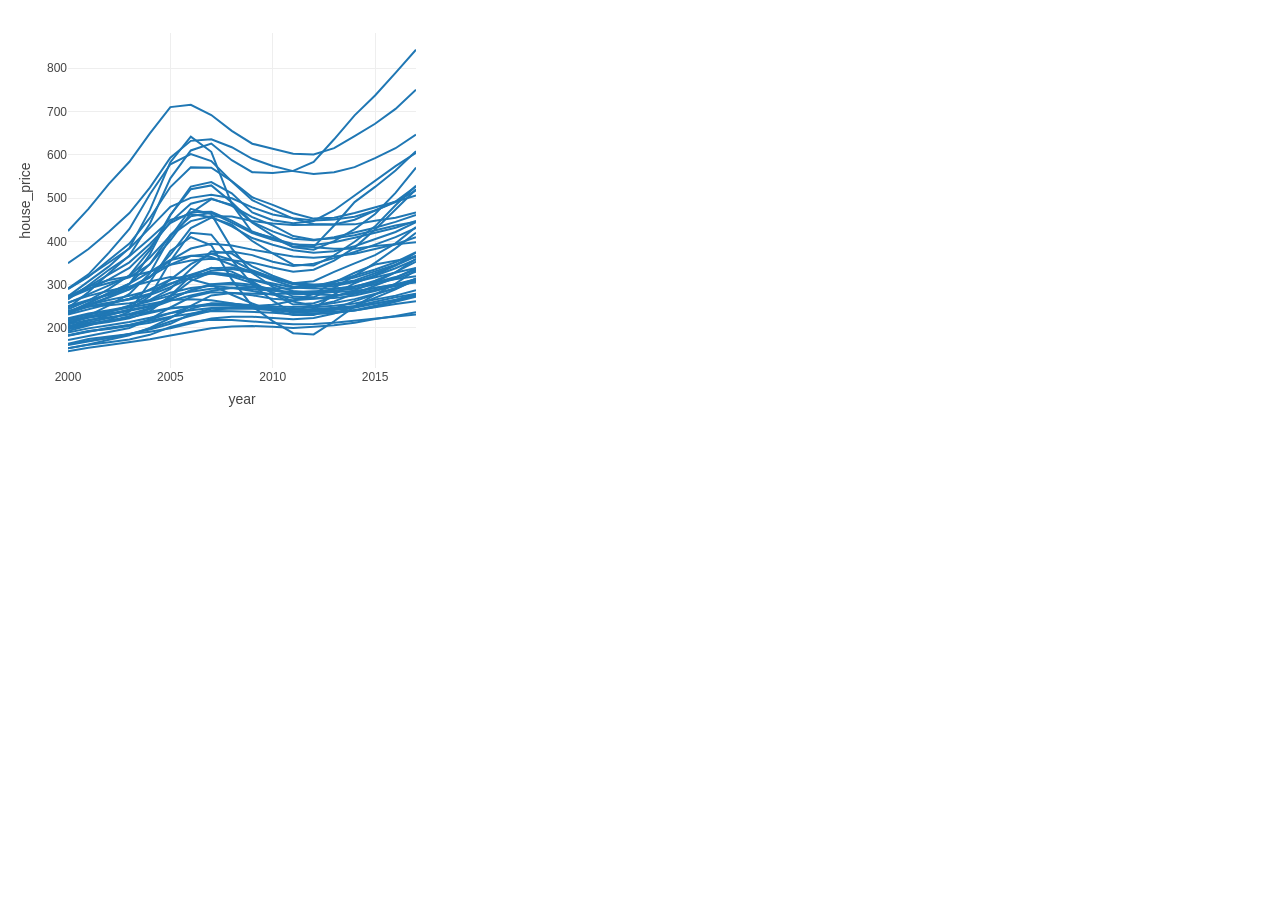
<file: Datacamp/Intermediate Interactive Data Visualization with plotly in R/file of Introduction and review of plotly/Many time series _ R_files/index.html>
<!DOCTYPE html>
<!-- saved from url=(0117)https://multiplexer-paid.datacamp.com/proxy/relative/100a7e60f5db63ceda5d2556c8c54740/ddsbncqsustwldvvmldd/index.html -->
<html><head><meta http-equiv="Content-Type" content="text/html; charset=UTF-8">

<script src="./htmlwidgets.js.download"></script>
<script src="./plotly.js.download"></script>
<script src="./typedarray.min.js.download"></script>
<script src="./jquery.min.js.download"></script>
<link href="./crosstalk.css" rel="stylesheet">
<script src="./crosstalk.min.js.download"></script>
<link href="./plotly-htmlwidgets.css" rel="stylesheet">
<script src="./plotly-latest.min.js.download"></script><style></style>

</head>
<body style="background-color:white;" class="vsc-initialized">
<div id="htmlwidget-9c8a186280a891a27e27" style="width:100%;height:400px;" class="plotly html-widget html-widget-static-bound js-plotly-plot"><div class="plot-container plotly"><div class="svg-container" style="position: relative; width: 417.6px; height: 400px;"><svg class="main-svg" xmlns="http://www.w3.org/2000/svg" xmlns:xlink="http://www.w3.org/1999/xlink" width="417.6" height="400" style="background: rgb(255, 255, 255);"><defs id="defs-aae867"><g class="clips"><clippath id="clipaae867xyplot" class="plotclip"><rect width="348" height="335"></rect></clippath><clippath class="axesclip" id="clipaae867x"><rect x="60" y="0" width="348" height="400"></rect></clippath><clippath class="axesclip" id="clipaae867y"><rect x="0" y="25" width="417.6" height="335"></rect></clippath><clippath class="axesclip" id="clipaae867xy"><rect x="60" y="25" width="348" height="335"></rect></clippath></g><g class="gradients"></g></defs><g class="bglayer"><rect class="bg" x="60" y="25" width="348" height="335" style="fill: rgb(255, 255, 255); fill-opacity: 1; stroke-width: 0;"></rect></g><g class="draglayer cursor-crosshair"><g class="xy"><rect class="nsewdrag drag" data-subplot="xy" x="60" y="25" width="348" height="335" style="fill: transparent; stroke-width: 0; pointer-events: all;"></rect><rect class="nwdrag drag cursor-nw-resize" data-subplot="xy" x="40" y="5" width="20" height="20" style="fill: transparent; stroke-width: 0; pointer-events: all;"></rect><rect class="nedrag drag cursor-ne-resize" data-subplot="xy" x="408" y="5" width="20" height="20" style="fill: transparent; stroke-width: 0; pointer-events: all;"></rect><rect class="swdrag drag cursor-sw-resize" data-subplot="xy" x="40" y="360" width="20" height="20" style="fill: transparent; stroke-width: 0; pointer-events: all;"></rect><rect class="sedrag drag cursor-se-resize" data-subplot="xy" x="408" y="360" width="20" height="20" style="fill: transparent; stroke-width: 0; pointer-events: all;"></rect><rect class="ewdrag drag cursor-ew-resize" data-subplot="xy" x="94.80000000000001" y="360.5" width="278.40000000000003" height="20" style="fill: transparent; stroke-width: 0; pointer-events: all;"></rect><rect class="wdrag drag cursor-w-resize" data-subplot="xy" x="60" y="360.5" width="34.800000000000004" height="20" style="fill: transparent; stroke-width: 0; pointer-events: all;"></rect><rect class="edrag drag cursor-e-resize" data-subplot="xy" x="373.2" y="360.5" width="34.800000000000004" height="20" style="fill: transparent; stroke-width: 0; pointer-events: all;"></rect><rect class="nsdrag drag cursor-ns-resize" data-subplot="xy" x="39.5" y="58.5" width="20" height="268" style="fill: transparent; stroke-width: 0; pointer-events: all;"></rect><rect class="sdrag drag cursor-s-resize" data-subplot="xy" x="39.5" y="326.5" width="20" height="33.5" style="fill: transparent; stroke-width: 0; pointer-events: all;"></rect><rect class="ndrag drag cursor-n-resize" data-subplot="xy" x="39.5" y="25" width="20" height="33.5" style="fill: transparent; stroke-width: 0; pointer-events: all;"></rect></g></g><g class="layer-below"><g class="imagelayer"></g><g class="shapelayer"></g></g><g class="cartesianlayer"><g class="subplot xy"><g class="layer-subplot"><g class="shapelayer"></g><g class="imagelayer"></g></g><g class="gridlayer"><g class="x"><path class="xgrid crisp" d="M0,25v335" transform="translate(162.35,0)" style="stroke: rgb(238, 238, 238); stroke-opacity: 1; stroke-width: 1px;"></path><path class="xgrid crisp" d="M0,25v335" transform="translate(264.71000000000004,0)" style="stroke: rgb(238, 238, 238); stroke-opacity: 1; stroke-width: 1px;"></path><path class="xgrid crisp" d="M0,25v335" transform="translate(367.06,0)" style="stroke: rgb(238, 238, 238); stroke-opacity: 1; stroke-width: 1px;"></path></g><g class="y"><path class="ygrid crisp" d="M60,0h348" transform="translate(0,319.97)" style="stroke: rgb(238, 238, 238); stroke-opacity: 1; stroke-width: 1px;"></path><path class="ygrid crisp" d="M60,0h348" transform="translate(0,276.65999999999997)" style="stroke: rgb(238, 238, 238); stroke-opacity: 1; stroke-width: 1px;"></path><path class="ygrid crisp" d="M60,0h348" transform="translate(0,233.35)" style="stroke: rgb(238, 238, 238); stroke-opacity: 1; stroke-width: 1px;"></path><path class="ygrid crisp" d="M60,0h348" transform="translate(0,190.04)" style="stroke: rgb(238, 238, 238); stroke-opacity: 1; stroke-width: 1px;"></path><path class="ygrid crisp" d="M60,0h348" transform="translate(0,146.73000000000002)" style="stroke: rgb(238, 238, 238); stroke-opacity: 1; stroke-width: 1px;"></path><path class="ygrid crisp" d="M60,0h348" transform="translate(0,103.41)" style="stroke: rgb(238, 238, 238); stroke-opacity: 1; stroke-width: 1px;"></path><path class="ygrid crisp" d="M60,0h348" transform="translate(0,60.1)" style="stroke: rgb(238, 238, 238); stroke-opacity: 1; stroke-width: 1px;"></path></g></g><g class="zerolinelayer"></g><path class="xlines-below"></path><path class="ylines-below"></path><g class="overlines-below"></g><g class="xaxislayer-below"></g><g class="yaxislayer-below"></g><g class="overaxes-below"></g><g class="plot" transform="translate(60, 25)" clip-path="url(#clipaae867xyplot)"><g class="scatterlayer mlayer"><g class="trace scatter trace20f805" style="stroke-miterlimit: 2; opacity: 1;"><path class="js-line" d="M0,307L40.94,299.02L61.41,295L81.88,286.27L81.88,286.27L102.35,274.49L122.82,264L122.82,264L143.29,259.36L204.71,261.26L204.71,261.26L225.18,260.25L245.65,259.71L245.65,259.71L266.12,255.9L286.59,253.25L286.59,253.25L307.06,248.94L348,243.31L348,243.31" style="vector-effect: non-scaling-stroke; fill: none; stroke: rgb(31, 119, 180); stroke-opacity: 1; stroke-width: 2px; opacity: 1;"></path><path class="js-line" d="M0,289.74L20.47,284.66L40.94,281.82L81.88,273.89L81.88,273.89L102.35,266.3L122.82,257.19L122.82,257.19L143.29,251.3L163.76,249.81L163.76,249.81L184.24,251.76L225.18,260.86L225.18,260.86L245.65,261.36L266.12,262.28L266.12,262.28L286.59,260.67L327.53,253.04L327.53,253.04L348,248.54" style="vector-effect: non-scaling-stroke; fill: none; stroke: rgb(31, 119, 180); stroke-opacity: 1; stroke-width: 2px; opacity: 1;"></path><path class="js-line" d="M0,302.52L20.47,298.3L40.94,295.53L61.41,292L81.88,286.81L122.82,273.65L122.82,273.65L143.29,270.47L163.76,270.87L163.76,270.87L184.24,272.29L204.71,275.07L204.71,275.07L225.18,276.82L245.65,276.25L245.65,276.25L266.12,274.7L286.59,273.34L286.59,273.34L307.06,270.56L327.53,267.19L327.53,267.19L348,262.45" style="vector-effect: non-scaling-stroke; fill: none; stroke: rgb(31, 119, 180); stroke-opacity: 1; stroke-width: 2px; opacity: 1;"></path><path class="js-line" d="M0,293.28L40.94,282.26L61.41,276.53L81.88,263.35L81.88,263.35L102.35,228.18L122.82,199.72L122.82,199.72L143.29,201.72L184.24,251.71L184.24,251.71L204.71,267.75L225.18,279.92L225.18,279.92L245.65,275.85L266.12,261.35L266.12,261.35L286.59,250.21L307.06,242.09L307.06,242.09L327.53,232.43L348,219.57L348,219.57" style="vector-effect: non-scaling-stroke; fill: none; stroke: rgb(31, 119, 180); stroke-opacity: 1; stroke-width: 2px; opacity: 1;"></path><path class="js-line" d="M0,263.35L40.94,233.39L61.41,214.93L81.88,177.11L81.88,177.11L102.35,129.19L122.82,103.58L122.82,103.58L143.29,118.82L163.76,171.03L163.76,171.03L184.24,199.32L204.71,204.75L204.71,204.75L225.18,214L245.65,213.84L245.65,213.84L266.12,192.47L286.59,169.09L286.59,169.09L307.06,153.91L327.53,137.53L327.53,137.53L348,118.14" style="vector-effect: non-scaling-stroke; fill: none; stroke: rgb(31, 119, 180); stroke-opacity: 1; stroke-width: 2px; opacity: 1;"></path><path class="js-line" d="M0,264.44L20.47,253.44L40.94,247.05L61.41,243.57L81.88,238.74L102.35,231.85L102.35,231.85L122.82,227.45L143.29,225.68L143.29,225.68L163.76,227.24L184.24,229.68L184.24,229.68L204.71,234.44L225.18,238.78L225.18,238.78L245.65,236.76L266.12,227.59L266.12,227.59L286.59,214.58L307.06,196.51L307.06,196.51L327.53,176.59L348,156.32L348,156.32" style="vector-effect: non-scaling-stroke; fill: none; stroke: rgb(31, 119, 180); stroke-opacity: 1; stroke-width: 2px; opacity: 1;"></path><path class="js-line" d="M0,263.89L20.47,253.53L40.94,241.27L61.41,229.35L81.88,211L102.35,190.15L102.35,190.15L122.82,179.35L143.29,178.87L143.29,178.87L163.76,187.54L184.24,198.52L184.24,198.52L204.71,205.41L225.18,211L225.18,211L245.65,214.24L266.12,215.72L266.12,215.72L286.59,215.7L307.06,212.89L307.06,212.89L327.53,211.37L348,209.23L348,209.23" style="vector-effect: non-scaling-stroke; fill: none; stroke: rgb(31, 119, 180); stroke-opacity: 1; stroke-width: 2px; opacity: 1;"></path><path class="js-line" d="M0,275.08L20.47,258.92L40.94,240.25L61.41,222.46L81.88,190.71L102.35,145.31L102.35,145.31L122.82,117.47L143.29,110.58L143.29,110.58L163.76,127.18L184.24,139.18L184.24,139.18L204.71,139.95L225.18,137.87L225.18,137.87L245.65,128.94L266.12,106.29L266.12,106.29L286.59,82.37L307.06,62.47L307.06,62.47L327.53,39.86L348,16.75L348,16.75" style="vector-effect: non-scaling-stroke; fill: none; stroke: rgb(31, 119, 180); stroke-opacity: 1; stroke-width: 2px; opacity: 1;"></path><path class="js-line" d="M0,264.96L20.47,256.47L40.94,246.43L61.41,234.91L81.88,214.68L102.35,189.09L102.35,189.09L122.82,170.78L143.29,165.55L143.29,165.55L163.76,172.77L184.24,184.08L184.24,184.08L204.71,192.37L225.18,203.08L225.18,203.08L245.65,206.66L266.12,205.26L266.12,205.26L286.59,202.22L327.53,192.49L327.53,192.49L348,188.79" style="vector-effect: non-scaling-stroke; fill: none; stroke: rgb(31, 119, 180); stroke-opacity: 1; stroke-width: 2px; opacity: 1;"></path><path class="js-line" d="M0,291.53L20.47,282.57L40.94,272.44L61.41,260.9L81.88,240.18L102.35,203.92L102.35,203.92L122.82,175.78L143.29,181.14L143.29,181.14L163.76,215.37L184.24,239.97L184.24,239.97L204.71,253.87L225.18,263.61L225.18,263.61L245.65,264.34L266.12,254.82L266.12,254.82L286.59,242.81L307.06,229.88L307.06,229.88L327.53,215.35L348,199.68L348,199.68" style="vector-effect: non-scaling-stroke; fill: none; stroke: rgb(31, 119, 180); stroke-opacity: 1; stroke-width: 2px; opacity: 1;"></path><path class="js-line" d="M0,279.48L20.47,272.01L40.94,267.05L61.41,262.66L81.88,257.4L102.35,250.43L102.35,250.43L122.82,244.48L143.29,240.52L143.29,240.52L163.76,243.6L184.24,249.95L184.24,249.95L204.71,259.41L225.18,268.6L225.18,268.6L245.65,272.79L266.12,268.41L266.12,268.41L286.59,260.64L327.53,244.6L327.53,244.6L348,235.13" style="vector-effect: non-scaling-stroke; fill: none; stroke: rgb(31, 119, 180); stroke-opacity: 1; stroke-width: 2px; opacity: 1;"></path><path class="js-line" d="M0,280.91L40.94,264.04L61.41,251.11L81.88,221.27L81.88,221.27L102.35,182.17L122.82,153.52L122.82,153.52L143.29,149.03L163.76,160.32L163.76,160.32L184.24,179.39L204.71,187.29L204.71,187.29L225.18,190.18L245.65,187.93L245.65,187.93L266.12,177.19L327.53,133.2L327.53,133.2L348,119.92" style="vector-effect: non-scaling-stroke; fill: none; stroke: rgb(31, 119, 180); stroke-opacity: 1; stroke-width: 2px; opacity: 1;"></path><path class="js-line" d="M0,299.64L20.47,295.36L40.94,292.21L61.41,288.96L81.88,284.72L102.35,279.96L102.35,279.96L122.82,277.26L143.29,274.99L143.29,274.99L163.76,274.49L204.71,275.32L204.71,275.32L225.18,275.63L266.12,272.74L266.12,272.74L286.59,270.53L327.53,262.64L327.53,262.64L348,257.29" style="vector-effect: non-scaling-stroke; fill: none; stroke: rgb(31, 119, 180); stroke-opacity: 1; stroke-width: 2px; opacity: 1;"></path><path class="js-line" d="M0,296.28L20.47,291.79L40.94,289.08L61.41,285.34L81.88,278.3L102.35,262.74L102.35,262.74L122.82,242.81L143.29,234.7L143.29,234.7L163.76,238.59L184.24,248.25L184.24,248.25L204.71,260.66L225.18,271.54L225.18,271.54L245.65,270.19L286.59,257.27L286.59,257.27L307.06,249.32L327.53,239.38L327.53,239.38L348,225.81" style="vector-effect: non-scaling-stroke; fill: none; stroke: rgb(31, 119, 180); stroke-opacity: 1; stroke-width: 2px; opacity: 1;"></path><path class="js-line" d="M0,274.27L61.41,254.36L81.88,243.74L102.35,231.54L102.35,231.54L122.82,223.08L143.29,220.82L143.29,220.82L163.76,227.01L184.24,237.3L184.24,237.3L204.71,244.7L225.18,251.26L225.18,251.26L245.65,253.59L266.12,253.07L266.12,253.07L286.59,249.04L348,234.99L348,234.99" style="vector-effect: non-scaling-stroke; fill: none; stroke: rgb(31, 119, 180); stroke-opacity: 1; stroke-width: 2px; opacity: 1;"></path><path class="js-line" d="M0,291.38L20.47,286.92L40.94,284.19L81.88,278.74L81.88,278.74L102.35,274.99L143.29,271.8L143.29,271.8L163.76,272.48L225.18,278.15L225.18,278.15L245.65,277.94L266.12,276.92L266.12,276.92L286.59,274.82L327.53,266.61L327.53,266.61L348,260.99" style="vector-effect: non-scaling-stroke; fill: none; stroke: rgb(31, 119, 180); stroke-opacity: 1; stroke-width: 2px; opacity: 1;"></path><path class="js-line" d="M0,302.75L40.94,294.86L61.41,291.9L102.35,283.79L102.35,283.79L122.82,280.68L143.29,278.01L143.29,278.01L163.76,278.16L204.71,279.7L204.71,279.7L225.18,281.17L245.65,280.96L245.65,280.96L266.12,279.98L286.59,277.55L286.59,277.55L307.06,273.87L348,263.6L348,263.6" style="vector-effect: non-scaling-stroke; fill: none; stroke: rgb(31, 119, 180); stroke-opacity: 1; stroke-width: 2px; opacity: 1;"></path><path class="js-line" d="M0,285.31L20.47,280.58L40.94,277.2L61.41,273.39L81.88,268.29L102.35,262.62L102.35,262.62L122.82,258.75L143.29,255.8L143.29,255.8L163.76,255.08L204.71,257.55L204.71,257.55L225.18,259.05L266.12,257.57L266.12,257.57L286.59,255.84L307.06,251.28L307.06,251.28L327.53,245.91L348,238.8L348,238.8" style="vector-effect: non-scaling-stroke; fill: none; stroke: rgb(31, 119, 180); stroke-opacity: 1; stroke-width: 2px; opacity: 1;"></path><path class="js-line" d="M0,311.58L20.47,307.76L40.94,304.89L81.88,296.63L81.88,296.63L102.35,290.82L122.82,280.98L122.82,280.98L143.29,275.84L163.76,275.46L163.76,275.46L184.24,275.83L225.18,278.59L225.18,278.59L245.65,277.17L266.12,275.64L266.12,275.64L286.59,273.22L327.53,264.31L327.53,264.31L348,260.8" style="vector-effect: non-scaling-stroke; fill: none; stroke: rgb(31, 119, 180); stroke-opacity: 1; stroke-width: 2px; opacity: 1;"></path><path class="js-line" d="M0,198.01L20.47,175.83L40.94,150.83L61.41,128.76L81.88,100.36L102.35,74.12L102.35,74.12L122.82,71.84L143.29,82.03L143.29,82.03L163.76,97.85L184.24,110.7L184.24,110.7L204.71,115.8L225.18,120.63L225.18,120.63L245.65,121.47L266.12,115.11L266.12,115.11L286.59,103.17L307.06,90.73L307.06,90.73L327.53,75.89L348,56.71L348,56.71" style="vector-effect: non-scaling-stroke; fill: none; stroke: rgb(31, 119, 180); stroke-opacity: 1; stroke-width: 2px; opacity: 1;"></path><path class="js-line" d="M0,276.22L20.47,267.72L40.94,255.81L61.41,242.32L81.88,217.12L102.35,181.76L102.35,181.76L122.82,156.23L143.29,152.44L143.29,152.44L163.76,169.36L184.24,189.16L184.24,189.16L204.71,198.43L225.18,205.76L225.18,205.76L245.65,207.31L266.12,204.32L266.12,204.32L286.59,199.43L307.06,194.76L307.06,194.76L327.53,188.92L348,181.99L348,181.99" style="vector-effect: non-scaling-stroke; fill: none; stroke: rgb(31, 119, 180); stroke-opacity: 1; stroke-width: 2px; opacity: 1;"></path><path class="js-line" d="M0,255.69L20.47,243.27L40.94,229.53L61.41,215.57L81.88,194.9L102.35,173.72L102.35,173.72L122.82,164.86L143.29,161.65L143.29,161.65L163.76,165.23L184.24,174.34L184.24,174.34L204.71,181.41L225.18,185.26L225.18,185.26L245.65,187.57L266.12,186.46L266.12,186.46L286.59,183.68L307.06,177.44L307.06,177.44L327.53,169.08L348,157.45L348,157.45" style="vector-effect: non-scaling-stroke; fill: none; stroke: rgb(31, 119, 180); stroke-opacity: 1; stroke-width: 2px; opacity: 1;"></path><path class="js-line" d="M0,269.44L20.47,262.9L40.94,257.74L61.41,253.53L81.88,248.52L102.35,244.11L102.35,244.11L122.82,246.18L143.29,251.81L143.29,251.81L163.76,261.79L184.24,270.51L184.24,270.51L204.71,278.09L225.18,282.09L225.18,282.09L245.65,281.92L266.12,275.68L266.12,275.68L286.59,268.12L327.53,254.87L327.53,254.87L348,245.33" style="vector-effect: non-scaling-stroke; fill: none; stroke: rgb(31, 119, 180); stroke-opacity: 1; stroke-width: 2px; opacity: 1;"></path><path class="js-line" d="M0,280.19L40.94,259.65L61.41,250.62L102.35,227.02L102.35,227.02L122.82,222.87L143.29,224L143.29,224L163.76,231.76L204.71,247.01L204.71,247.01L225.18,253.74L245.65,254.38L245.65,254.38L266.12,248.64L307.06,236.52L307.06,236.52L327.53,229.24L348,219.1L348,219.1" style="vector-effect: non-scaling-stroke; fill: none; stroke: rgb(31, 119, 180); stroke-opacity: 1; stroke-width: 2px; opacity: 1;"></path><path class="js-line" d="M0,289.59L40.94,278.76L61.41,274.11L81.88,267.36L81.88,267.36L102.35,259.82L122.82,254.97L122.82,254.97L143.29,252.69L163.76,254.7L163.76,254.7L184.24,258.07L225.18,265.11L225.18,265.11L245.65,265.49L266.12,265.12L266.12,265.12L286.59,262.59L307.06,258.08L307.06,258.08L327.53,252.43L348,246.07L348,246.07" style="vector-effect: non-scaling-stroke; fill: none; stroke: rgb(31, 119, 180); stroke-opacity: 1; stroke-width: 2px; opacity: 1;"></path><path class="js-line" d="M0,302.22L20.47,298.03L40.94,295.89L81.88,289.67L81.88,289.67L102.35,284.36L122.82,275.88L122.82,275.88L143.29,270.62L163.76,270.83L163.76,270.83L184.24,272.91L204.71,276.55L204.71,276.55L225.18,278.43L266.12,278.85L266.12,278.85L286.59,277.48L327.53,271.02L327.53,271.02L348,268.13" style="vector-effect: non-scaling-stroke; fill: none; stroke: rgb(31, 119, 180); stroke-opacity: 1; stroke-width: 2px; opacity: 1;"></path><path class="js-line" d="M0,289.6L40.94,279.07L61.41,272.41L81.88,261.62L81.88,261.62L102.35,246.64L122.82,231.2L122.82,231.2L143.29,220.61L163.76,218.53L163.76,218.53L184.24,222.12L204.71,228.71L204.71,228.71L225.18,233.03L245.65,230.67L245.65,230.67L266.12,225.1L286.59,218.95L286.59,218.95L307.06,211.68L327.53,204.18L327.53,204.18L348,194.83" style="vector-effect: non-scaling-stroke; fill: none; stroke: rgb(31, 119, 180); stroke-opacity: 1; stroke-width: 2px; opacity: 1;"></path><path class="js-line" d="M0,278.75L20.47,273.28L40.94,269.89L61.41,266.41L81.88,261.92L102.35,254.22L102.35,254.22L122.82,244.97L143.29,237.69L143.29,237.69L163.76,236.13L184.24,239.47L184.24,239.47L204.71,245.91L225.18,250.87L225.18,250.87L245.65,252.91L266.12,251.8L266.12,251.8L286.59,248.64L307.06,242.71L307.06,242.71L327.53,235.26L348,226.35L348,226.35" style="vector-effect: non-scaling-stroke; fill: none; stroke: rgb(31, 119, 180); stroke-opacity: 1; stroke-width: 2px; opacity: 1;"></path><path class="js-line" d="M0,311.9L61.41,301.15L81.88,295.49L102.35,288.52L102.35,288.52L122.82,282.71L143.29,277.8L143.29,277.8L163.76,274.56L204.71,271.74L204.71,271.74L225.18,267.71L245.65,260.82L245.65,260.82L266.12,249.38L286.59,239.77L286.59,239.77L307.06,231.58L348,223.98L348,223.98" style="vector-effect: non-scaling-stroke; fill: none; stroke: rgb(31, 119, 180); stroke-opacity: 1; stroke-width: 2px; opacity: 1;"></path><path class="js-line" d="M0,294.11L40.94,287.52L61.41,284.64L102.35,275.55L102.35,275.55L122.82,273.54L143.29,272.25L143.29,272.25L163.76,272.57L225.18,274.08L225.18,274.08L245.65,272.76L266.12,269.95L266.12,269.95L286.59,266.12L327.53,255.58L327.53,255.58L348,247.32" style="vector-effect: non-scaling-stroke; fill: none; stroke: rgb(31, 119, 180); stroke-opacity: 1; stroke-width: 2px; opacity: 1;"></path><path class="js-line" d="M0,266.39L20.47,252.22L40.94,236.8L61.41,223.19L81.88,205.38L102.35,186.78L102.35,186.78L122.82,181.09L143.29,184.2L143.29,184.2L163.76,193.42L184.24,205.02L184.24,205.02L204.71,211.75L225.18,217.23L225.18,217.23L245.65,219.65L266.12,218.3L266.12,218.3L286.59,213.18L327.53,199L327.53,199L348,189.13" style="vector-effect: non-scaling-stroke; fill: none; stroke: rgb(31, 119, 180); stroke-opacity: 1; stroke-width: 2px; opacity: 1;"></path><path class="js-line" d="M0,256.09L20.47,243.68L40.94,227L61.41,210.53L81.88,184.97L102.35,154.03L102.35,154.03L122.82,134.38L143.29,134.65L143.29,134.65L163.76,148.07L184.24,164.3L184.24,164.3L204.71,171.93L225.18,180.27L225.18,180.27L245.65,185.62L266.12,184.82L266.12,184.82L286.59,180.07L327.53,168.73L327.53,168.73L348,162.48" style="vector-effect: non-scaling-stroke; fill: none; stroke: rgb(31, 119, 180); stroke-opacity: 1; stroke-width: 2px; opacity: 1;"></path><path class="js-line" d="M0,295.05L40.94,288.02L61.41,283.25L81.88,276.14L81.88,276.14L102.35,263.56L122.82,247.87L122.82,247.87L143.29,239.42L163.76,241.22L163.76,241.22L184.24,247.01L204.71,251.99L204.71,251.99L225.18,257.93L245.65,260.1L245.65,260.1L266.12,259.05L286.59,257.94L286.59,257.94L307.06,255.22L327.53,251.3L327.53,251.3L348,246.15" style="vector-effect: non-scaling-stroke; fill: none; stroke: rgb(31, 119, 180); stroke-opacity: 1; stroke-width: 2px; opacity: 1;"></path><path class="js-line" d="M0,298.07L40.94,286.99L61.41,278.58L81.88,249.02L81.88,249.02L102.35,217.92L122.82,204.16L122.82,204.16L143.29,212.21L163.76,246.36L163.76,246.36L184.24,273.18L204.71,288.18L204.71,288.18L225.18,300.2L245.65,301.41L245.65,301.41L266.12,288.23L286.59,273.45L286.59,273.45L307.06,261.71L327.53,250.6L327.53,250.6L348,237.07" style="vector-effect: non-scaling-stroke; fill: none; stroke: rgb(31, 119, 180); stroke-opacity: 1; stroke-width: 2px; opacity: 1;"></path><path class="js-line" d="M0,230.23L20.47,216.05L40.94,198.72L61.41,180.07L81.88,154.61L102.35,124.75L102.35,124.75L122.82,107.85L143.29,106.21L143.29,106.21L163.76,114.23L184.24,125.75L184.24,125.75L204.71,133.01L225.18,138.14L225.18,138.14L245.65,141.08L266.12,139.2L266.12,139.2L286.59,134.11L307.06,125.11L307.06,125.11L327.53,115.25L348,101.64L348,101.64" style="vector-effect: non-scaling-stroke; fill: none; stroke: rgb(31, 119, 180); stroke-opacity: 1; stroke-width: 2px; opacity: 1;"></path><path class="js-line" d="M0,286.49L20.47,281.42L40.94,278.01L81.88,270.89L81.88,270.89L102.35,266.92L122.82,266.37L122.82,266.37L143.29,267.34L225.18,279.51L225.18,279.51L245.65,280.19L266.12,279.95L266.12,279.95L286.59,277.11L327.53,268.28L327.53,268.28L348,262.13" style="vector-effect: non-scaling-stroke; fill: none; stroke: rgb(31, 119, 180); stroke-opacity: 1; stroke-width: 2px; opacity: 1;"></path><path class="js-line" d="M0,318.25L20.47,314.72L40.94,312.09L81.88,306.31L81.88,306.31L102.35,302.49L143.29,295.19L143.29,295.19L163.76,293.45L184.24,293.02L184.24,293.02L204.71,293.66L225.18,295.06L225.18,295.06L245.65,293.79L266.12,292.31L266.12,292.31L286.59,289.7L307.06,285.93L307.06,285.93L327.53,283.03L348,279.28L348,279.28" style="vector-effect: non-scaling-stroke; fill: none; stroke: rgb(31, 119, 180); stroke-opacity: 1; stroke-width: 2px; opacity: 1;"></path><path class="js-line" d="M0,273.04L20.47,266.92L40.94,262.04L61.41,256.31L81.88,244.42L102.35,221.64L102.35,221.64L122.82,195.05L143.29,184.59L143.29,184.59L163.76,191.63L184.24,207.98L184.24,207.98L204.71,220.43L225.18,231.72L225.18,231.72L245.65,232.59L266.12,222.27L266.12,222.27L286.59,208.79L307.06,193.33L307.06,193.33L327.53,172.22L348,152.75L348,152.75" style="vector-effect: non-scaling-stroke; fill: none; stroke: rgb(31, 119, 180); stroke-opacity: 1; stroke-width: 2px; opacity: 1;"></path><path class="js-line" d="M0,278.47L40.94,264.44L61.41,256.45L81.88,243.53L81.88,243.53L102.35,227.41L122.82,215.56L122.82,215.56L143.29,210.85L163.76,212.43L163.76,212.43L184.24,216.62L225.18,223.55L225.18,223.55L245.65,224.86L266.12,223.37L266.12,223.37L286.59,220.71L327.53,211.25L327.53,211.25L348,204.3" style="vector-effect: non-scaling-stroke; fill: none; stroke: rgb(31, 119, 180); stroke-opacity: 1; stroke-width: 2px; opacity: 1;"></path><path class="js-line" d="M0,255.5L20.47,241.35L40.94,219.68L61.41,195.91L81.88,161.31L102.35,131.26L102.35,131.26L122.82,121.12L143.29,128.09L143.29,128.09L163.76,148.53L184.24,167.21L184.24,167.21L204.71,176.58L225.18,185.64L225.18,185.64L245.65,191L266.12,191.53L266.12,191.53L286.59,186.76L327.53,168.5L327.53,168.5L348,153.21" style="vector-effect: non-scaling-stroke; fill: none; stroke: rgb(31, 119, 180); stroke-opacity: 1; stroke-width: 2px; opacity: 1;"></path><path class="js-line" d="M0,279.97L20.47,273.7L40.94,269.85L61.41,266L81.88,260.75L122.82,241.71L122.82,241.71L143.29,235.35L163.76,234.56L163.76,234.56L184.24,237.98L204.71,244.6L204.71,244.6L225.18,250.12L245.65,251.44L245.65,251.44L266.12,250.69L286.59,247.39L286.59,247.39L307.06,240.28L327.53,232.46L327.53,232.46L348,223.36" style="vector-effect: non-scaling-stroke; fill: none; stroke: rgb(31, 119, 180); stroke-opacity: 1; stroke-width: 2px; opacity: 1;"></path><path class="js-line" d="M0,293.74L40.94,285.05L61.41,281.03L81.88,275.31L81.88,275.31L102.35,267.85L122.82,262.47L122.82,262.47L143.29,257.9L163.76,254.75L163.76,254.75L184.24,254.25L204.71,255.43L204.71,255.43L225.18,255.21L245.65,253.11L245.65,253.11L266.12,248.47L286.59,244.48L286.59,244.48L307.06,238.4L327.53,231.65L327.53,231.65L348,222.79" style="vector-effect: non-scaling-stroke; fill: none; stroke: rgb(31, 119, 180); stroke-opacity: 1; stroke-width: 2px; opacity: 1;"></path><path class="js-line" d="M0,287.89L20.47,283.32L40.94,280.47L61.41,277.05L81.88,272.76L102.35,265.71L102.35,265.71L122.82,257.45L143.29,251.68L143.29,251.68L163.76,251.24L184.24,253.65L184.24,253.65L204.71,257.41L225.18,260.69L225.18,260.69L245.65,260.81L266.12,258.75L266.12,258.75L286.59,254.05L307.06,247.68L307.06,247.68L327.53,239.15L348,228.56L348,228.56" style="vector-effect: non-scaling-stroke; fill: none; stroke: rgb(31, 119, 180); stroke-opacity: 1; stroke-width: 2px; opacity: 1;"></path><path class="js-line" d="M0,310.78L20.47,306.07L40.94,303.39L81.88,298.81L81.88,298.81L102.35,295.16L143.29,285.6L143.29,285.6L163.76,283.85L184.24,283.71L184.24,283.71L204.71,284.98L225.18,286.33L225.18,286.33L245.65,284.92L266.12,280.59L266.12,280.59L286.59,273.29L327.53,256.41L327.53,256.41L348,246.34" style="vector-effect: non-scaling-stroke; fill: none; stroke: rgb(31, 119, 180); stroke-opacity: 1; stroke-width: 2px; opacity: 1;"></path><path class="js-line" d="M0,278.08L20.47,273.57L40.94,272.14L61.41,270.33L81.88,266.88L102.35,255.92L102.35,255.92L122.82,236.1L143.29,218.35L143.29,218.35L163.76,220.53L184.24,233.4L184.24,233.4L204.71,242.71L225.18,250.16L225.18,250.16L245.65,248.27L266.12,238.9L266.12,238.9L286.59,230.44L307.06,222.1L307.06,222.1L327.53,210.35L348,193.93L348,193.93" style="vector-effect: non-scaling-stroke; fill: none; stroke: rgb(31, 119, 180); stroke-opacity: 1; stroke-width: 2px; opacity: 1;"></path><path class="js-line" d="M0,279.05L20.47,270.22L40.94,260.52L61.41,250.61L81.88,231.04L102.35,202.01L102.35,202.01L122.82,183.18L143.29,179.79L143.29,179.79L163.76,189.63L184.24,200.04L184.24,200.04L204.71,206.9L225.18,211.6L225.18,211.6L245.65,211.99L266.12,209.35L266.12,209.35L286.59,204.8L327.53,194.67L327.53,194.67L348,187.84" style="vector-effect: non-scaling-stroke; fill: none; stroke: rgb(31, 119, 180); stroke-opacity: 1; stroke-width: 2px; opacity: 1;"></path><path class="js-line" d="M0,270.05L40.94,252.44L61.41,243.06L81.88,224.51L81.88,224.51L102.35,202.64L122.82,188.12L122.82,188.12L143.29,183.25L163.76,183.61L163.76,183.61L184.24,187.98L204.71,190.57L204.71,190.57L225.18,192.08L286.59,191.37L286.59,191.37L307.06,187.77L327.53,184.75L327.53,184.75L348,179.55" style="vector-effect: non-scaling-stroke; fill: none; stroke: rgb(31, 119, 180); stroke-opacity: 1; stroke-width: 2px; opacity: 1;"></path><path class="js-line" d="M0,262.85L20.47,255.56L40.94,250.05L61.41,244.34L81.88,231.28L102.35,207.31L102.35,207.31L122.82,180.13L143.29,166.13L143.29,166.13L163.76,171.91L184.24,189.75L184.24,189.75L204.71,202.63L225.18,214.39L225.18,214.39L245.65,216.71L266.12,208.1L266.12,208.1L286.59,196.09L307.06,181.06L307.06,181.06L327.53,159.85L348,134.56L348,134.56" style="vector-effect: non-scaling-stroke; fill: none; stroke: rgb(31, 119, 180); stroke-opacity: 1; stroke-width: 2px; opacity: 1;"></path><path class="js-line" d="M0,281.56L61.41,265.71L81.88,256.33L102.35,246.55L102.35,246.55L122.82,242.01L143.29,240.23L143.29,240.23L163.76,242.47L225.18,254.54L225.18,254.54L245.65,255.48L266.12,255.56L266.12,255.56L286.59,253.82L307.06,249.52L307.06,249.52L327.53,244.08L348,236.58L348,236.58" style="vector-effect: non-scaling-stroke; fill: none; stroke: rgb(31, 119, 180); stroke-opacity: 1; stroke-width: 2px; opacity: 1;"></path><path class="js-line" d="M0,315.35L20.47,311.71L40.94,309.27L61.41,306.47L81.88,301.82L102.35,294.07L102.35,294.07L122.82,288.85L143.29,286.82L143.29,286.82L163.76,287L204.71,289.97L204.71,289.97L225.18,291.35L245.65,290.98L245.65,290.98L266.12,289.67L348,281.57L348,281.57" style="vector-effect: non-scaling-stroke; fill: none; stroke: rgb(31, 119, 180); stroke-opacity: 1; stroke-width: 2px; opacity: 1;"></path><path class="js-line" d="M0,315.19L20.47,311.41L40.94,306.84L61.41,302.27L81.88,294.84L102.35,285L102.35,285L122.82,272.85L143.29,262.44L143.29,262.44L163.76,260.02L184.24,262.23L184.24,262.23L204.71,265.74L225.18,267.27L225.18,267.27L245.65,265.72L266.12,262.9L266.12,262.9L286.59,259.25L307.06,254.68L307.06,254.68L327.53,251.75L348,249.5L348,249.5" style="vector-effect: non-scaling-stroke; fill: none; stroke: rgb(31, 119, 180); stroke-opacity: 1; stroke-width: 2px; opacity: 1;"></path><g class="points"></g></g></g></g><g class="overplot"></g><path class="xlines-above crisp" d="M0,0" style="fill: none;"></path><path class="ylines-above crisp" d="M0,0" style="fill: none;"></path><g class="overlines-above"></g><g class="xaxislayer-above"><g class="xtick"><text text-anchor="middle" x="0" y="373" data-unformatted="2000" data-math="N" transform="translate(60,0)" style="font-family: &quot;Open Sans&quot;, verdana, arial, sans-serif; font-size: 12px; fill: rgb(68, 68, 68); fill-opacity: 1; white-space: pre;">2000</text></g><g class="xtick"><text text-anchor="middle" x="0" y="373" data-unformatted="2005" data-math="N" transform="translate(162.35,0)" style="font-family: &quot;Open Sans&quot;, verdana, arial, sans-serif; font-size: 12px; fill: rgb(68, 68, 68); fill-opacity: 1; white-space: pre;">2005</text></g><g class="xtick"><text text-anchor="middle" x="0" y="373" data-unformatted="2010" data-math="N" transform="translate(264.71000000000004,0)" style="font-family: &quot;Open Sans&quot;, verdana, arial, sans-serif; font-size: 12px; fill: rgb(68, 68, 68); fill-opacity: 1; white-space: pre;">2010</text></g><g class="xtick"><text text-anchor="middle" x="0" y="373" data-unformatted="2015" data-math="N" transform="translate(367.06,0)" style="font-family: &quot;Open Sans&quot;, verdana, arial, sans-serif; font-size: 12px; fill: rgb(68, 68, 68); fill-opacity: 1; white-space: pre;">2015</text></g></g><g class="yaxislayer-above"><g class="ytick"><text text-anchor="end" x="59" y="4.199999999999999" data-unformatted="200" data-math="N" transform="translate(0,319.97)" style="font-family: &quot;Open Sans&quot;, verdana, arial, sans-serif; font-size: 12px; fill: rgb(68, 68, 68); fill-opacity: 1; white-space: pre;">200</text></g><g class="ytick"><text text-anchor="end" x="59" y="4.199999999999999" data-unformatted="300" data-math="N" transform="translate(0,276.65999999999997)" style="font-family: &quot;Open Sans&quot;, verdana, arial, sans-serif; font-size: 12px; fill: rgb(68, 68, 68); fill-opacity: 1; white-space: pre;">300</text></g><g class="ytick"><text text-anchor="end" x="59" y="4.199999999999999" data-unformatted="400" data-math="N" transform="translate(0,233.35)" style="font-family: &quot;Open Sans&quot;, verdana, arial, sans-serif; font-size: 12px; fill: rgb(68, 68, 68); fill-opacity: 1; white-space: pre;">400</text></g><g class="ytick"><text text-anchor="end" x="59" y="4.199999999999999" data-unformatted="500" data-math="N" transform="translate(0,190.04)" style="font-family: &quot;Open Sans&quot;, verdana, arial, sans-serif; font-size: 12px; fill: rgb(68, 68, 68); fill-opacity: 1; white-space: pre;">500</text></g><g class="ytick"><text text-anchor="end" x="59" y="4.199999999999999" data-unformatted="600" data-math="N" transform="translate(0,146.73000000000002)" style="font-family: &quot;Open Sans&quot;, verdana, arial, sans-serif; font-size: 12px; fill: rgb(68, 68, 68); fill-opacity: 1; white-space: pre;">600</text></g><g class="ytick"><text text-anchor="end" x="59" y="4.199999999999999" data-unformatted="700" data-math="N" transform="translate(0,103.41)" style="font-family: &quot;Open Sans&quot;, verdana, arial, sans-serif; font-size: 12px; fill: rgb(68, 68, 68); fill-opacity: 1; white-space: pre;">700</text></g><g class="ytick"><text text-anchor="end" x="59" y="4.199999999999999" data-unformatted="800" data-math="N" transform="translate(0,60.1)" style="font-family: &quot;Open Sans&quot;, verdana, arial, sans-serif; font-size: 12px; fill: rgb(68, 68, 68); fill-opacity: 1; white-space: pre;">800</text></g></g><g class="overaxes-above"></g></g></g><g class="polarlayer"></g><g class="ternarylayer"></g><g class="geolayer"></g><g class="pielayer"></g><g class="glimages"></g></svg><div class="gl-container"></div><svg class="main-svg" xmlns="http://www.w3.org/2000/svg" xmlns:xlink="http://www.w3.org/1999/xlink" width="417.6" height="400"><defs id="topdefs-aae867"><g class="clips"></g></defs><g class="layer-above"><g class="imagelayer"></g><g class="shapelayer"></g></g><g class="infolayer"><g class="g-gtitle"></g><g class="g-xtitle" transform="translate(0,-16)"><text class="xtitle" x="234" y="412" text-anchor="middle" data-unformatted="year" data-math="N" style="font-family: &quot;Open Sans&quot;, verdana, arial, sans-serif; font-size: 14px; fill: rgb(68, 68, 68); opacity: 1; font-weight: normal; white-space: pre;">year</text></g><g class="g-ytitle"><text class="ytitle" transform="rotate(-90,22,192.5)" x="22" y="192.5" text-anchor="middle" data-unformatted="house_price" data-math="N" style="font-family: &quot;Open Sans&quot;, verdana, arial, sans-serif; font-size: 14px; fill: rgb(68, 68, 68); opacity: 1; font-weight: normal; white-space: pre;">house_price</text></g></g><g class="menulayer"></g><g class="zoomlayer"></g><g class="hoverlayer"></g></svg><div class="modebar modebar--hover" style="z-index: 1;"><div class="modebar-group"><a rel="tooltip" class="modebar-btn" data-title="Download plot as a png" data-toggle="false" data-gravity="n"><svg height="1em" width="1em" viewBox="0 0 1000 1000"><path d="m500 450c-83 0-150-67-150-150 0-83 67-150 150-150 83 0 150 67 150 150 0 83-67 150-150 150z m400 150h-120c-16 0-34 13-39 29l-31 93c-6 15-23 28-40 28h-340c-16 0-34-13-39-28l-31-94c-6-15-23-28-40-28h-120c-55 0-100-45-100-100v-450c0-55 45-100 100-100h800c55 0 100 45 100 100v450c0 55-45 100-100 100z m-400-550c-138 0-250 112-250 250 0 138 112 250 250 250 138 0 250-112 250-250 0-138-112-250-250-250z m365 380c-19 0-35 16-35 35 0 19 16 35 35 35 19 0 35-16 35-35 0-19-16-35-35-35z" transform="matrix(1 0 0 -1 0 850)"></path></svg></a></div><div class="modebar-group"><a rel="tooltip" class="modebar-btn active" data-title="Zoom" data-attr="dragmode" data-val="zoom" data-toggle="false" data-gravity="n"><svg height="1em" width="1em" viewBox="0 0 1000 1000"><path d="m1000-25l-250 251c40 63 63 138 63 218 0 224-182 406-407 406-224 0-406-182-406-406s183-406 407-406c80 0 155 22 218 62l250-250 125 125z m-812 250l0 438 437 0 0-438-437 0z m62 375l313 0 0-312-313 0 0 312z" transform="matrix(1 0 0 -1 0 850)"></path></svg></a><a rel="tooltip" class="modebar-btn" data-title="Pan" data-attr="dragmode" data-val="pan" data-toggle="false" data-gravity="n"><svg height="1em" width="1em" viewBox="0 0 1000 1000"><path d="m1000 350l-187 188 0-125-250 0 0 250 125 0-188 187-187-187 125 0 0-250-250 0 0 125-188-188 186-187 0 125 252 0 0-250-125 0 187-188 188 188-125 0 0 250 250 0 0-126 187 188z" transform="matrix(1 0 0 -1 0 850)"></path></svg></a></div><div class="modebar-group"><a rel="tooltip" class="modebar-btn" data-title="Zoom in" data-attr="zoom" data-val="in" data-toggle="false" data-gravity="n"><svg height="1em" width="1em" viewBox="0 0 1000 1000"><path d="m1 787l0-875 875 0 0 875-875 0z m687-500l-187 0 0-187-125 0 0 187-188 0 0 125 188 0 0 187 125 0 0-187 187 0 0-125z" transform="matrix(1 0 0 -1 0 850)"></path></svg></a><a rel="tooltip" class="modebar-btn" data-title="Zoom out" data-attr="zoom" data-val="out" data-toggle="false" data-gravity="n"><svg height="1em" width="1em" viewBox="0 0 1000 1000"><path d="m0 788l0-876 875 0 0 876-875 0z m688-500l-500 0 0 125 500 0 0-125z" transform="matrix(1 0 0 -1 0 850)"></path></svg></a><a rel="tooltip" class="modebar-btn" data-title="Autoscale" data-attr="zoom" data-val="auto" data-toggle="false" data-gravity="n"><svg height="1em" width="1em" viewBox="0 0 1000 1000"><path d="m250 850l-187 0-63 0 0-62 0-188 63 0 0 188 187 0 0 62z m688 0l-188 0 0-62 188 0 0-188 62 0 0 188 0 62-62 0z m-875-938l0 188-63 0 0-188 0-62 63 0 187 0 0 62-187 0z m875 188l0-188-188 0 0-62 188 0 62 0 0 62 0 188-62 0z m-125 188l-1 0-93-94-156 156 156 156 92-93 2 0 0 250-250 0 0-2 93-92-156-156-156 156 94 92 0 2-250 0 0-250 0 0 93 93 157-156-157-156-93 94 0 0 0-250 250 0 0 0-94 93 156 157 156-157-93-93 0 0 250 0 0 250z" transform="matrix(1 0 0 -1 0 850)"></path></svg></a><a rel="tooltip" class="modebar-btn" data-title="Reset axes" data-attr="zoom" data-val="reset" data-toggle="false" data-gravity="n"><svg height="1em" width="0.9286em" viewBox="0 0 928.6 1000"><path d="m786 296v-267q0-15-11-26t-25-10h-214v214h-143v-214h-214q-15 0-25 10t-11 26v267q0 1 0 2t0 2l321 264 321-264q1-1 1-4z m124 39l-34-41q-5-5-12-6h-2q-7 0-12 3l-386 322-386-322q-7-4-13-4-7 2-12 7l-35 41q-4 5-3 13t6 12l401 334q18 15 42 15t43-15l136-114v109q0 8 5 13t13 5h107q8 0 13-5t5-13v-227l122-102q5-5 6-12t-4-13z" transform="matrix(1 0 0 -1 0 850)"></path></svg></a></div><div class="modebar-group"><a rel="tooltip" class="modebar-btn" data-title="Toggle Spike Lines" data-attr="_cartesianSpikesEnabled" data-val="on" data-toggle="false" data-gravity="n"><svg height="1em" width="1em" viewBox="0 0 1000 1000"><path d="M512 409c0-57-46-104-103-104-57 0-104 47-104 104 0 57 47 103 104 103 57 0 103-46 103-103z m-327-39l92 0 0 92-92 0z m-185 0l92 0 0 92-92 0z m370-186l92 0 0 93-92 0z m0-184l92 0 0 92-92 0z" transform="matrix(1.5 0 0 -1.5 0 850)"></path></svg></a><a rel="tooltip" class="modebar-btn active" data-title="Show closest data on hover" data-attr="hovermode" data-val="closest" data-toggle="false" data-gravity="ne"><svg height="1em" width="1.5em" viewBox="0 0 1500 1000"><path d="m375 725l0 0-375-375 375-374 0-1 1125 0 0 750-1125 0z" transform="matrix(1 0 0 -1 0 850)"></path></svg></a><a rel="tooltip" class="modebar-btn" data-title="Compare data on hover" data-attr="hovermode" data-val="x" data-toggle="false" data-gravity="ne"><svg height="1em" width="1.125em" viewBox="0 0 1125 1000"><path d="m187 786l0 2-187-188 188-187 0 0 937 0 0 373-938 0z m0-499l0 1-187-188 188-188 0 0 937 0 0 376-938-1z" transform="matrix(1 0 0 -1 0 850)"></path></svg></a></div><div class="modebar-group"><a rel="tooltip" class="modebar-btn" data-title="Collaborate" data-toggle="false" data-gravity="n"><svg height="1em" width="1.8181818181818181em" viewBox="0 0 1000 550"><path d="M487 375c7-10 9-23 5-36l-79-259c-3-12-11-23-22-31-11-8-22-12-35-12l-263 0c-15 0-29 5-43 15-13 10-23 23-28 37-5 13-5 25-1 37 0 0 0 3 1 7 1 5 1 8 1 11 0 2 0 4-1 6 0 3-1 5-1 6 1 2 2 4 3 6 1 2 2 4 4 6 2 3 4 5 5 7 5 7 9 16 13 26 4 10 7 19 9 26 0 2 0 5 0 9-1 4-1 6 0 8 0 2 2 5 4 8 3 3 5 5 5 7 4 6 8 15 12 26 4 11 7 19 7 26 1 1 0 4 0 9-1 4-1 7 0 8 1 2 3 5 6 8 4 4 6 6 6 7 4 5 8 13 13 24 4 11 7 20 7 28 1 1 0 4 0 7-1 3-1 6-1 7 0 2 1 4 3 6 1 1 3 4 5 6 2 3 3 5 5 6 1 2 3 5 4 9 2 3 3 7 5 10 1 3 2 6 4 10 2 4 4 7 6 9 2 3 4 5 7 7 3 2 7 3 11 3 3 0 8 0 13-1l0-1c7 2 12 2 14 2l218 0c14 0 25-5 32-16 8-10 10-23 6-37l-79-259c-7-22-13-37-20-43-7-7-19-10-37-10l-248 0c-5 0-9-2-11-5-2-3-2-7 0-12 4-13 18-20 41-20l264 0c5 0 10 2 16 5 5 3 8 6 10 11l85 282c2 5 2 10 2 17 7-3 13-7 17-13z m-304 0c-1-3-1-5 0-7 1-1 3-2 6-2l174 0c2 0 4 1 7 2 2 2 4 4 5 7l6 18c0 3 0 5-1 7-1 1-3 2-6 2l-173 0c-3 0-5-1-8-2-2-2-4-4-4-7z m-24-73c-1-3-1-5 0-7 2-2 3-2 6-2l174 0c2 0 5 0 7 2 3 2 4 4 5 7l6 18c1 2 0 5-1 6-1 2-3 3-5 3l-174 0c-3 0-5-1-7-3-3-1-4-4-5-6z" transform="matrix(1 0 0 -1 0 500)"></path></svg></a></div><div class="modebar-group"><a href="https://plot.ly/" target="_blank" data-title="Produced with Plotly" class="modebar-btn plotlyjsicon modebar-btn--logo"><svg height="1em" width="1.542em" viewBox="0 0 1542 1000"><path d="m0-10h182v-140h-182v140z m228 146h183v-286h-183v286z m225 714h182v-1000h-182v1000z m225-285h182v-715h-182v715z m225 142h183v-857h-183v857z m231-428h182v-429h-182v429z m225-291h183v-138h-183v138z" transform="matrix(1 0 0 -1 0 850)"></path></svg></a></div></div></div></div></div>
<script type="application/json" data-for="htmlwidget-9c8a186280a891a27e27">{"x":{"visdat":{"93f6cae13":["function () ","plotlyVisDat"]},"cur_data":"93f6cae13","attrs":{"93f6cae13":{"x":{},"y":{},"alpha_stroke":1,"sizes":[10,100],"spans":[1,20],"type":"scatter","mode":"lines","inherit":true}},"layout":{"margin":{"b":40,"l":60,"t":25,"r":10},"xaxis":{"domain":[0,1],"automargin":true,"title":"year"},"yaxis":{"domain":[0,1],"automargin":true,"title":"house_price"},"hovermode":"closest","showlegend":false},"source":"A","config":{"modeBarButtonsToAdd":[{"name":"Collaborate","icon":{"width":1000,"ascent":500,"descent":-50,"path":"M487 375c7-10 9-23 5-36l-79-259c-3-12-11-23-22-31-11-8-22-12-35-12l-263 0c-15 0-29 5-43 15-13 10-23 23-28 37-5 13-5 25-1 37 0 0 0 3 1 7 1 5 1 8 1 11 0 2 0 4-1 6 0 3-1 5-1 6 1 2 2 4 3 6 1 2 2 4 4 6 2 3 4 5 5 7 5 7 9 16 13 26 4 10 7 19 9 26 0 2 0 5 0 9-1 4-1 6 0 8 0 2 2 5 4 8 3 3 5 5 5 7 4 6 8 15 12 26 4 11 7 19 7 26 1 1 0 4 0 9-1 4-1 7 0 8 1 2 3 5 6 8 4 4 6 6 6 7 4 5 8 13 13 24 4 11 7 20 7 28 1 1 0 4 0 7-1 3-1 6-1 7 0 2 1 4 3 6 1 1 3 4 5 6 2 3 3 5 5 6 1 2 3 5 4 9 2 3 3 7 5 10 1 3 2 6 4 10 2 4 4 7 6 9 2 3 4 5 7 7 3 2 7 3 11 3 3 0 8 0 13-1l0-1c7 2 12 2 14 2l218 0c14 0 25-5 32-16 8-10 10-23 6-37l-79-259c-7-22-13-37-20-43-7-7-19-10-37-10l-248 0c-5 0-9-2-11-5-2-3-2-7 0-12 4-13 18-20 41-20l264 0c5 0 10 2 16 5 5 3 8 6 10 11l85 282c2 5 2 10 2 17 7-3 13-7 17-13z m-304 0c-1-3-1-5 0-7 1-1 3-2 6-2l174 0c2 0 4 1 7 2 2 2 4 4 5 7l6 18c0 3 0 5-1 7-1 1-3 2-6 2l-173 0c-3 0-5-1-8-2-2-2-4-4-4-7z m-24-73c-1-3-1-5 0-7 2-2 3-2 6-2l174 0c2 0 5 0 7 2 3 2 4 4 5 7l6 18c1 2 0 5-1 6-1 2-3 3-5 3l-174 0c-3 0-5-1-7-3-3-1-4-4-5-6z"},"click":"function(gd) { \n        // is this being viewed in RStudio?\n        if (location.search == '?viewer_pane=1') {\n          alert('To learn about plotly for collaboration, visit:\\n https://cpsievert.github.io/plotly_book/plot-ly-for-collaboration.html');\n        } else {\n          window.open('https://cpsievert.github.io/plotly_book/plot-ly-for-collaboration.html', '_blank');\n        }\n      }"}],"cloud":false},"data":[{"x":[2000,2001,2002,2003,2004,2004,2004,2004,2005,2005,2005,2005,2006,2006,2006,2006,2007,2007,2007,2007,2008,2008,2008,2008,2009,2009,2009,2009,2010,2010,2010,2010,2011,2011,2011,2011,2012,2012,2012,2012,2013,2013,2013,2013,2014,2014,2014,2014,2015,2015,2015,2015,2016,2016,2016,2016,2017,2017,2017,2017,null,2000,2001,2002,2003,2004,2004,2004,2004,2005,2005,2005,2005,2006,2006,2006,2006,2007,2007,2007,2007,2008,2008,2008,2008,2009,2009,2009,2009,2010,2010,2010,2010,2011,2011,2011,2011,2012,2012,2012,2012,2013,2013,2013,2013,2014,2014,2014,2014,2015,2015,2015,2015,2016,2016,2016,2016,2017,2017,2017,2017,null,2000,2001,2002,2003,2004,2004,2004,2004,2005,2005,2005,2005,2006,2006,2006,2006,2007,2007,2007,2007,2008,2008,2008,2008,2009,2009,2009,2009,2010,2010,2010,2010,2011,2011,2011,2011,2012,2012,2012,2012,2013,2013,2013,2013,2014,2014,2014,2014,2015,2015,2015,2015,2016,2016,2016,2016,2017,2017,2017,2017,null,2000,2001,2002,2003,2004,2004,2004,2004,2005,2005,2005,2005,2006,2006,2006,2006,2007,2007,2007,2007,2008,2008,2008,2008,2009,2009,2009,2009,2010,2010,2010,2010,2011,2011,2011,2011,2012,2012,2012,2012,2013,2013,2013,2013,2014,2014,2014,2014,2015,2015,2015,2015,2016,2016,2016,2016,2017,2017,2017,2017,null,2000,2001,2002,2003,2004,2004,2004,2004,2005,2005,2005,2005,2006,2006,2006,2006,2007,2007,2007,2007,2008,2008,2008,2008,2009,2009,2009,2009,2010,2010,2010,2010,2011,2011,2011,2011,2012,2012,2012,2012,2013,2013,2013,2013,2014,2014,2014,2014,2015,2015,2015,2015,2016,2016,2016,2016,2017,2017,2017,2017,null,2000,2001,2002,2003,2004,2004,2004,2004,2005,2005,2005,2005,2006,2006,2006,2006,2007,2007,2007,2007,2008,2008,2008,2008,2009,2009,2009,2009,2010,2010,2010,2010,2011,2011,2011,2011,2012,2012,2012,2012,2013,2013,2013,2013,2014,2014,2014,2014,2015,2015,2015,2015,2016,2016,2016,2016,2017,2017,2017,2017,null,2000,2001,2002,2003,2004,2004,2004,2004,2005,2005,2005,2005,2006,2006,2006,2006,2007,2007,2007,2007,2008,2008,2008,2008,2009,2009,2009,2009,2010,2010,2010,2010,2011,2011,2011,2011,2012,2012,2012,2012,2013,2013,2013,2013,2014,2014,2014,2014,2015,2015,2015,2015,2016,2016,2016,2016,2017,2017,2017,2017,null,2000,2001,2002,2003,2004,2004,2004,2004,2005,2005,2005,2005,2006,2006,2006,2006,2007,2007,2007,2007,2008,2008,2008,2008,2009,2009,2009,2009,2010,2010,2010,2010,2011,2011,2011,2011,2012,2012,2012,2012,2013,2013,2013,2013,2014,2014,2014,2014,2015,2015,2015,2015,2016,2016,2016,2016,2017,2017,2017,2017,null,2000,2001,2002,2003,2004,2004,2004,2004,2005,2005,2005,2005,2006,2006,2006,2006,2007,2007,2007,2007,2008,2008,2008,2008,2009,2009,2009,2009,2010,2010,2010,2010,2011,2011,2011,2011,2012,2012,2012,2012,2013,2013,2013,2013,2014,2014,2014,2014,2015,2015,2015,2015,2016,2016,2016,2016,2017,2017,2017,2017,null,2000,2001,2002,2003,2004,2004,2004,2004,2005,2005,2005,2005,2006,2006,2006,2006,2007,2007,2007,2007,2008,2008,2008,2008,2009,2009,2009,2009,2010,2010,2010,2010,2011,2011,2011,2011,2012,2012,2012,2012,2013,2013,2013,2013,2014,2014,2014,2014,2015,2015,2015,2015,2016,2016,2016,2016,2017,2017,2017,2017,null,2000,2001,2002,2003,2004,2004,2004,2004,2005,2005,2005,2005,2006,2006,2006,2006,2007,2007,2007,2007,2008,2008,2008,2008,2009,2009,2009,2009,2010,2010,2010,2010,2011,2011,2011,2011,2012,2012,2012,2012,2013,2013,2013,2013,2014,2014,2014,2014,2015,2015,2015,2015,2016,2016,2016,2016,2017,2017,2017,2017,null,2000,2001,2002,2003,2004,2004,2004,2004,2005,2005,2005,2005,2006,2006,2006,2006,2007,2007,2007,2007,2008,2008,2008,2008,2009,2009,2009,2009,2010,2010,2010,2010,2011,2011,2011,2011,2012,2012,2012,2012,2013,2013,2013,2013,2014,2014,2014,2014,2015,2015,2015,2015,2016,2016,2016,2016,2017,2017,2017,2017,null,2000,2001,2002,2003,2004,2004,2004,2004,2005,2005,2005,2005,2006,2006,2006,2006,2007,2007,2007,2007,2008,2008,2008,2008,2009,2009,2009,2009,2010,2010,2010,2010,2011,2011,2011,2011,2012,2012,2012,2012,2013,2013,2013,2013,2014,2014,2014,2014,2015,2015,2015,2015,2016,2016,2016,2016,2017,2017,2017,2017,null,2000,2001,2002,2003,2004,2004,2004,2004,2005,2005,2005,2005,2006,2006,2006,2006,2007,2007,2007,2007,2008,2008,2008,2008,2009,2009,2009,2009,2010,2010,2010,2010,2011,2011,2011,2011,2012,2012,2012,2012,2013,2013,2013,2013,2014,2014,2014,2014,2015,2015,2015,2015,2016,2016,2016,2016,2017,2017,2017,2017,null,2000,2001,2002,2003,2004,2004,2004,2004,2005,2005,2005,2005,2006,2006,2006,2006,2007,2007,2007,2007,2008,2008,2008,2008,2009,2009,2009,2009,2010,2010,2010,2010,2011,2011,2011,2011,2012,2012,2012,2012,2013,2013,2013,2013,2014,2014,2014,2014,2015,2015,2015,2015,2016,2016,2016,2016,2017,2017,2017,2017,null,2000,2001,2002,2003,2004,2004,2004,2004,2005,2005,2005,2005,2006,2006,2006,2006,2007,2007,2007,2007,2008,2008,2008,2008,2009,2009,2009,2009,2010,2010,2010,2010,2011,2011,2011,2011,2012,2012,2012,2012,2013,2013,2013,2013,2014,2014,2014,2014,2015,2015,2015,2015,2016,2016,2016,2016,2017,2017,2017,2017,null,2000,2001,2002,2003,2004,2004,2004,2004,2005,2005,2005,2005,2006,2006,2006,2006,2007,2007,2007,2007,2008,2008,2008,2008,2009,2009,2009,2009,2010,2010,2010,2010,2011,2011,2011,2011,2012,2012,2012,2012,2013,2013,2013,2013,2014,2014,2014,2014,2015,2015,2015,2015,2016,2016,2016,2016,2017,2017,2017,2017,null,2000,2001,2002,2003,2004,2004,2004,2004,2005,2005,2005,2005,2006,2006,2006,2006,2007,2007,2007,2007,2008,2008,2008,2008,2009,2009,2009,2009,2010,2010,2010,2010,2011,2011,2011,2011,2012,2012,2012,2012,2013,2013,2013,2013,2014,2014,2014,2014,2015,2015,2015,2015,2016,2016,2016,2016,2017,2017,2017,2017,null,2000,2001,2002,2003,2004,2004,2004,2004,2005,2005,2005,2005,2006,2006,2006,2006,2007,2007,2007,2007,2008,2008,2008,2008,2009,2009,2009,2009,2010,2010,2010,2010,2011,2011,2011,2011,2012,2012,2012,2012,2013,2013,2013,2013,2014,2014,2014,2014,2015,2015,2015,2015,2016,2016,2016,2016,2017,2017,2017,2017,null,2000,2001,2002,2003,2004,2004,2004,2004,2005,2005,2005,2005,2006,2006,2006,2006,2007,2007,2007,2007,2008,2008,2008,2008,2009,2009,2009,2009,2010,2010,2010,2010,2011,2011,2011,2011,2012,2012,2012,2012,2013,2013,2013,2013,2014,2014,2014,2014,2015,2015,2015,2015,2016,2016,2016,2016,2017,2017,2017,2017,null,2000,2001,2002,2003,2004,2004,2004,2004,2005,2005,2005,2005,2006,2006,2006,2006,2007,2007,2007,2007,2008,2008,2008,2008,2009,2009,2009,2009,2010,2010,2010,2010,2011,2011,2011,2011,2012,2012,2012,2012,2013,2013,2013,2013,2014,2014,2014,2014,2015,2015,2015,2015,2016,2016,2016,2016,2017,2017,2017,2017,null,2000,2001,2002,2003,2004,2004,2004,2004,2005,2005,2005,2005,2006,2006,2006,2006,2007,2007,2007,2007,2008,2008,2008,2008,2009,2009,2009,2009,2010,2010,2010,2010,2011,2011,2011,2011,2012,2012,2012,2012,2013,2013,2013,2013,2014,2014,2014,2014,2015,2015,2015,2015,2016,2016,2016,2016,2017,2017,2017,2017,null,2000,2001,2002,2003,2004,2004,2004,2004,2005,2005,2005,2005,2006,2006,2006,2006,2007,2007,2007,2007,2008,2008,2008,2008,2009,2009,2009,2009,2010,2010,2010,2010,2011,2011,2011,2011,2012,2012,2012,2012,2013,2013,2013,2013,2014,2014,2014,2014,2015,2015,2015,2015,2016,2016,2016,2016,2017,2017,2017,2017,null,2000,2001,2002,2003,2004,2004,2004,2004,2005,2005,2005,2005,2006,2006,2006,2006,2007,2007,2007,2007,2008,2008,2008,2008,2009,2009,2009,2009,2010,2010,2010,2010,2011,2011,2011,2011,2012,2012,2012,2012,2013,2013,2013,2013,2014,2014,2014,2014,2015,2015,2015,2015,2016,2016,2016,2016,2017,2017,2017,2017,null,2000,2001,2002,2003,2004,2004,2004,2004,2005,2005,2005,2005,2006,2006,2006,2006,2007,2007,2007,2007,2008,2008,2008,2008,2009,2009,2009,2009,2010,2010,2010,2010,2011,2011,2011,2011,2012,2012,2012,2012,2013,2013,2013,2013,2014,2014,2014,2014,2015,2015,2015,2015,2016,2016,2016,2016,2017,2017,2017,2017,null,2000,2001,2002,2003,2004,2004,2004,2004,2005,2005,2005,2005,2006,2006,2006,2006,2007,2007,2007,2007,2008,2008,2008,2008,2009,2009,2009,2009,2010,2010,2010,2010,2011,2011,2011,2011,2012,2012,2012,2012,2013,2013,2013,2013,2014,2014,2014,2014,2015,2015,2015,2015,2016,2016,2016,2016,2017,2017,2017,2017,null,2000,2001,2002,2003,2004,2004,2004,2004,2005,2005,2005,2005,2006,2006,2006,2006,2007,2007,2007,2007,2008,2008,2008,2008,2009,2009,2009,2009,2010,2010,2010,2010,2011,2011,2011,2011,2012,2012,2012,2012,2013,2013,2013,2013,2014,2014,2014,2014,2015,2015,2015,2015,2016,2016,2016,2016,2017,2017,2017,2017,null,2000,2001,2002,2003,2004,2004,2004,2004,2005,2005,2005,2005,2006,2006,2006,2006,2007,2007,2007,2007,2008,2008,2008,2008,2009,2009,2009,2009,2010,2010,2010,2010,2011,2011,2011,2011,2012,2012,2012,2012,2013,2013,2013,2013,2014,2014,2014,2014,2015,2015,2015,2015,2016,2016,2016,2016,2017,2017,2017,2017,null,2000,2001,2002,2003,2004,2004,2004,2004,2005,2005,2005,2005,2006,2006,2006,2006,2007,2007,2007,2007,2008,2008,2008,2008,2009,2009,2009,2009,2010,2010,2010,2010,2011,2011,2011,2011,2012,2012,2012,2012,2013,2013,2013,2013,2014,2014,2014,2014,2015,2015,2015,2015,2016,2016,2016,2016,2017,2017,2017,2017,null,2000,2001,2002,2003,2004,2004,2004,2004,2005,2005,2005,2005,2006,2006,2006,2006,2007,2007,2007,2007,2008,2008,2008,2008,2009,2009,2009,2009,2010,2010,2010,2010,2011,2011,2011,2011,2012,2012,2012,2012,2013,2013,2013,2013,2014,2014,2014,2014,2015,2015,2015,2015,2016,2016,2016,2016,2017,2017,2017,2017,null,2000,2001,2002,2003,2004,2004,2004,2004,2005,2005,2005,2005,2006,2006,2006,2006,2007,2007,2007,2007,2008,2008,2008,2008,2009,2009,2009,2009,2010,2010,2010,2010,2011,2011,2011,2011,2012,2012,2012,2012,2013,2013,2013,2013,2014,2014,2014,2014,2015,2015,2015,2015,2016,2016,2016,2016,2017,2017,2017,2017,null,2000,2001,2002,2003,2004,2004,2004,2004,2005,2005,2005,2005,2006,2006,2006,2006,2007,2007,2007,2007,2008,2008,2008,2008,2009,2009,2009,2009,2010,2010,2010,2010,2011,2011,2011,2011,2012,2012,2012,2012,2013,2013,2013,2013,2014,2014,2014,2014,2015,2015,2015,2015,2016,2016,2016,2016,2017,2017,2017,2017,null,2000,2001,2002,2003,2004,2004,2004,2004,2005,2005,2005,2005,2006,2006,2006,2006,2007,2007,2007,2007,2008,2008,2008,2008,2009,2009,2009,2009,2010,2010,2010,2010,2011,2011,2011,2011,2012,2012,2012,2012,2013,2013,2013,2013,2014,2014,2014,2014,2015,2015,2015,2015,2016,2016,2016,2016,2017,2017,2017,2017,null,2000,2001,2002,2003,2004,2004,2004,2004,2005,2005,2005,2005,2006,2006,2006,2006,2007,2007,2007,2007,2008,2008,2008,2008,2009,2009,2009,2009,2010,2010,2010,2010,2011,2011,2011,2011,2012,2012,2012,2012,2013,2013,2013,2013,2014,2014,2014,2014,2015,2015,2015,2015,2016,2016,2016,2016,2017,2017,2017,2017,null,2000,2001,2002,2003,2004,2004,2004,2004,2005,2005,2005,2005,2006,2006,2006,2006,2007,2007,2007,2007,2008,2008,2008,2008,2009,2009,2009,2009,2010,2010,2010,2010,2011,2011,2011,2011,2012,2012,2012,2012,2013,2013,2013,2013,2014,2014,2014,2014,2015,2015,2015,2015,2016,2016,2016,2016,2017,2017,2017,2017,null,2000,2001,2002,2003,2004,2004,2004,2004,2005,2005,2005,2005,2006,2006,2006,2006,2007,2007,2007,2007,2008,2008,2008,2008,2009,2009,2009,2009,2010,2010,2010,2010,2011,2011,2011,2011,2012,2012,2012,2012,2013,2013,2013,2013,2014,2014,2014,2014,2015,2015,2015,2015,2016,2016,2016,2016,2017,2017,2017,2017,null,2000,2001,2002,2003,2004,2004,2004,2004,2005,2005,2005,2005,2006,2006,2006,2006,2007,2007,2007,2007,2008,2008,2008,2008,2009,2009,2009,2009,2010,2010,2010,2010,2011,2011,2011,2011,2012,2012,2012,2012,2013,2013,2013,2013,2014,2014,2014,2014,2015,2015,2015,2015,2016,2016,2016,2016,2017,2017,2017,2017,null,2000,2001,2002,2003,2004,2004,2004,2004,2005,2005,2005,2005,2006,2006,2006,2006,2007,2007,2007,2007,2008,2008,2008,2008,2009,2009,2009,2009,2010,2010,2010,2010,2011,2011,2011,2011,2012,2012,2012,2012,2013,2013,2013,2013,2014,2014,2014,2014,2015,2015,2015,2015,2016,2016,2016,2016,2017,2017,2017,2017,null,2000,2001,2002,2003,2004,2004,2004,2004,2005,2005,2005,2005,2006,2006,2006,2006,2007,2007,2007,2007,2008,2008,2008,2008,2009,2009,2009,2009,2010,2010,2010,2010,2011,2011,2011,2011,2012,2012,2012,2012,2013,2013,2013,2013,2014,2014,2014,2014,2015,2015,2015,2015,2016,2016,2016,2016,2017,2017,2017,2017,null,2000,2001,2002,2003,2004,2004,2004,2004,2005,2005,2005,2005,2006,2006,2006,2006,2007,2007,2007,2007,2008,2008,2008,2008,2009,2009,2009,2009,2010,2010,2010,2010,2011,2011,2011,2011,2012,2012,2012,2012,2013,2013,2013,2013,2014,2014,2014,2014,2015,2015,2015,2015,2016,2016,2016,2016,2017,2017,2017,2017,null,2000,2001,2002,2003,2004,2004,2004,2004,2005,2005,2005,2005,2006,2006,2006,2006,2007,2007,2007,2007,2008,2008,2008,2008,2009,2009,2009,2009,2010,2010,2010,2010,2011,2011,2011,2011,2012,2012,2012,2012,2013,2013,2013,2013,2014,2014,2014,2014,2015,2015,2015,2015,2016,2016,2016,2016,2017,2017,2017,2017,null,2000,2001,2002,2003,2004,2004,2004,2004,2005,2005,2005,2005,2006,2006,2006,2006,2007,2007,2007,2007,2008,2008,2008,2008,2009,2009,2009,2009,2010,2010,2010,2010,2011,2011,2011,2011,2012,2012,2012,2012,2013,2013,2013,2013,2014,2014,2014,2014,2015,2015,2015,2015,2016,2016,2016,2016,2017,2017,2017,2017,null,2000,2001,2002,2003,2004,2004,2004,2004,2005,2005,2005,2005,2006,2006,2006,2006,2007,2007,2007,2007,2008,2008,2008,2008,2009,2009,2009,2009,2010,2010,2010,2010,2011,2011,2011,2011,2012,2012,2012,2012,2013,2013,2013,2013,2014,2014,2014,2014,2015,2015,2015,2015,2016,2016,2016,2016,2017,2017,2017,2017,null,2000,2001,2002,2003,2004,2004,2004,2004,2005,2005,2005,2005,2006,2006,2006,2006,2007,2007,2007,2007,2008,2008,2008,2008,2009,2009,2009,2009,2010,2010,2010,2010,2011,2011,2011,2011,2012,2012,2012,2012,2013,2013,2013,2013,2014,2014,2014,2014,2015,2015,2015,2015,2016,2016,2016,2016,2017,2017,2017,2017,null,2000,2001,2002,2003,2004,2004,2004,2004,2005,2005,2005,2005,2006,2006,2006,2006,2007,2007,2007,2007,2008,2008,2008,2008,2009,2009,2009,2009,2010,2010,2010,2010,2011,2011,2011,2011,2012,2012,2012,2012,2013,2013,2013,2013,2014,2014,2014,2014,2015,2015,2015,2015,2016,2016,2016,2016,2017,2017,2017,2017,null,2000,2001,2002,2003,2004,2004,2004,2004,2005,2005,2005,2005,2006,2006,2006,2006,2007,2007,2007,2007,2008,2008,2008,2008,2009,2009,2009,2009,2010,2010,2010,2010,2011,2011,2011,2011,2012,2012,2012,2012,2013,2013,2013,2013,2014,2014,2014,2014,2015,2015,2015,2015,2016,2016,2016,2016,2017,2017,2017,2017,null,2000,2001,2002,2003,2004,2004,2004,2004,2005,2005,2005,2005,2006,2006,2006,2006,2007,2007,2007,2007,2008,2008,2008,2008,2009,2009,2009,2009,2010,2010,2010,2010,2011,2011,2011,2011,2012,2012,2012,2012,2013,2013,2013,2013,2014,2014,2014,2014,2015,2015,2015,2015,2016,2016,2016,2016,2017,2017,2017,2017,null,2000,2001,2002,2003,2004,2004,2004,2004,2005,2005,2005,2005,2006,2006,2006,2006,2007,2007,2007,2007,2008,2008,2008,2008,2009,2009,2009,2009,2010,2010,2010,2010,2011,2011,2011,2011,2012,2012,2012,2012,2013,2013,2013,2013,2014,2014,2014,2014,2015,2015,2015,2015,2016,2016,2016,2016,2017,2017,2017,2017,null,2000,2001,2002,2003,2004,2004,2004,2004,2005,2005,2005,2005,2006,2006,2006,2006,2007,2007,2007,2007,2008,2008,2008,2008,2009,2009,2009,2009,2010,2010,2010,2010,2011,2011,2011,2011,2012,2012,2012,2012,2013,2013,2013,2013,2014,2014,2014,2014,2015,2015,2015,2015,2016,2016,2016,2016,2017,2017,2017,2017,null,2000,2001,2002,2003,2004,2004,2004,2004,2005,2005,2005,2005,2006,2006,2006,2006,2007,2007,2007,2007,2008,2008,2008,2008,2009,2009,2009,2009,2010,2010,2010,2010,2011,2011,2011,2011,2012,2012,2012,2012,2013,2013,2013,2013,2014,2014,2014,2014,2015,2015,2015,2015,2016,2016,2016,2016,2017,2017,2017,2017,null,2000,2001,2002,2003,2004,2004,2004,2004,2005,2005,2005,2005,2006,2006,2006,2006,2007,2007,2007,2007,2008,2008,2008,2008,2009,2009,2009,2009,2010,2010,2010,2010,2011,2011,2011,2011,2012,2012,2012,2012,2013,2013,2013,2013,2014,2014,2014,2014,2015,2015,2015,2015,2016,2016,2016,2016,2017,2017,2017,2017],"y":[172.235,180.7975,190.655,199.935,220.105,220.105,220.105,220.105,247.305,247.305,247.305,247.305,271.5175,271.5175,271.5175,271.5175,282.225,282.225,282.225,282.225,281.04,281.04,281.04,281.04,279.585,279.585,279.585,279.585,277.8325,277.8325,277.8325,277.8325,280.17,280.17,280.17,280.17,281.43,281.43,281.43,281.43,290.215,290.215,290.215,290.215,296.335,296.335,296.335,296.335,306.2925,306.2925,306.2925,306.2925,313.5,313.5,313.5,313.5,319.2875,319.2875,319.2875,319.2875,null,212.085,223.8075,230.3825,239.5175,248.68,248.68,248.68,248.68,266.2,266.2,266.2,266.2,287.24,287.24,287.24,287.24,300.845,300.845,300.845,300.845,304.28,304.28,304.28,304.28,299.78,299.78,299.78,299.78,288.5675,288.5675,288.5675,288.5675,278.7625,278.7625,278.7625,278.7625,277.6075,277.6075,277.6075,277.6075,275.4875,275.4875,275.4875,275.4875,279.2125,279.2125,279.2125,279.2125,287.6625,287.6625,287.6625,287.6625,296.815,296.815,296.815,296.815,307.22,307.22,307.22,307.22,null,182.585,192.3225,198.7075,206.88,218.8575,218.8575,218.8575,218.8575,234.8675,234.8675,234.8675,234.8675,249.2275,249.2275,249.2275,249.2275,256.5825,256.5825,256.5825,256.5825,255.645,255.645,255.645,255.645,252.385,252.385,252.385,252.385,245.9575,245.9575,245.9575,245.9575,241.9225,241.9225,241.9225,241.9225,243.2375,243.2375,243.2375,243.2375,246.8075,246.8075,246.8075,246.8075,249.955,249.955,249.955,249.955,256.38,256.38,256.38,256.38,264.155,264.155,264.155,264.155,275.095,275.095,275.095,275.095,null,203.92,217.4675,229.355,242.575,273.0175,273.0175,273.0175,273.0175,354.2275,354.2275,354.2275,354.2275,419.93,419.93,419.93,419.93,415.3125,415.3125,415.3125,415.3125,357.2125,357.2125,357.2125,357.2125,299.895,299.895,299.895,299.895,262.8625,262.8625,262.8625,262.8625,234.765,234.765,234.765,234.765,244.15,244.15,244.15,244.15,277.6375,277.6375,277.6375,277.6375,303.3525,303.3525,303.3525,303.3525,322.09,322.09,322.09,322.09,344.415,344.415,344.415,344.415,374.105,374.105,374.105,374.105,null,273.025,307.81,342.19,384.81,472.1325,472.1325,472.1325,472.1325,582.7575,582.7575,582.7575,582.7575,641.89,641.89,641.89,641.89,606.7025,606.7025,606.7025,606.7025,486.175,486.175,486.175,486.175,420.8375,420.8375,420.8375,420.8375,408.31,408.31,408.31,408.31,386.955,386.955,386.955,386.955,387.3175,387.3175,387.3175,387.3175,436.6575,436.6575,436.6575,436.6575,490.6375,490.6375,490.6375,490.6375,525.7025,525.7025,525.7025,525.7025,563.515,563.515,563.515,563.515,608.2725,608.2725,608.2725,608.2725,null,270.49,295.89,310.66,318.685,329.845,329.845,329.845,329.845,345.735,345.735,345.735,345.735,355.9,355.9,355.9,355.9,359.99,359.99,359.99,359.99,356.3925,356.3925,356.3925,356.3925,350.7425,350.7425,350.7425,350.7425,339.7525,339.7525,339.7525,339.7525,329.75,329.75,329.75,329.75,334.4025,334.4025,334.4025,334.4025,355.57,355.57,355.57,355.57,385.62,385.62,385.62,385.62,427.33,427.33,427.33,427.33,473.3225,473.3225,473.3225,473.3225,520.1175,520.1175,520.1175,520.1175,null,271.76,295.68,323.9875,351.515,393.8725,393.8725,393.8725,393.8725,442.02,442.02,442.02,442.02,466.965,466.965,466.965,466.965,468.06,468.06,468.06,468.06,448.055,448.055,448.055,448.055,422.69,422.69,422.69,422.69,406.7925,406.7925,406.7925,406.7925,393.8775,393.8775,393.8775,393.8775,386.4,386.4,386.4,386.4,382.98,382.98,382.98,382.98,383.03,383.03,383.03,383.03,389.51,389.51,389.51,389.51,393.02,393.02,393.02,393.02,397.97,397.97,397.97,397.97,null,245.9325,283.2375,326.3525,367.4325,440.725,440.725,440.725,440.725,545.5375,545.5375,545.5375,545.5375,609.8175,609.8175,609.8175,609.8175,625.725,625.725,625.725,625.725,587.3975,587.3975,587.3975,587.3975,559.7025,559.7025,559.7025,559.7025,557.9125,557.9125,557.9125,557.9125,562.735,562.735,562.735,562.735,583.3425,583.3425,583.3425,583.3425,635.6425,635.6425,635.6425,635.6425,690.8675,690.8675,690.8675,690.8675,736.7975,736.7975,736.7975,736.7975,789.0075,789.0075,789.0075,789.0075,842.3675,842.3675,842.3675,842.3675,null,269.3075,288.895,312.07,338.6875,385.3825,385.3825,385.3825,385.3825,444.4725,444.4725,444.4725,444.4725,486.7525,486.7525,486.7525,486.7525,498.81,498.81,498.81,498.81,482.1575,482.1575,482.1575,482.1575,456.0275,456.0275,456.0275,456.0275,436.9,436.9,436.9,436.9,412.175,412.175,412.175,412.175,403.895,403.895,403.895,403.895,407.135,407.135,407.135,407.135,414.145,414.145,414.145,414.145,425.3075,425.3075,425.3075,425.3075,436.625,436.625,436.625,436.625,445.155,445.155,445.155,445.155,null,207.9475,228.63,252.0225,278.67,326.5075,326.5075,326.5075,326.5075,410.23,410.23,410.23,410.23,475.1925,475.1925,475.1925,475.1925,462.825,462.825,462.825,462.825,383.79,383.79,383.79,383.79,326.985,326.985,326.985,326.985,294.905,294.905,294.905,294.905,272.42,272.42,272.42,272.42,270.725,270.725,270.725,270.725,292.715,292.715,292.715,292.715,320.43,320.43,320.43,320.43,350.2975,350.2975,350.2975,350.2975,383.8475,383.8475,383.8475,383.8475,420.0125,420.0125,420.0125,420.0125,null,235.7675,253.0125,264.47,274.605,286.75,286.75,286.75,286.75,302.835,302.835,302.835,302.835,316.59,316.59,316.59,316.59,325.73,325.73,325.73,325.73,318.6225,318.6225,318.6225,318.6225,303.9475,303.9475,303.9475,303.9475,282.11,282.11,282.11,282.11,260.8875,260.8875,260.8875,260.8875,251.2125,251.2125,251.2125,251.2125,261.34,261.34,261.34,261.34,279.2675,279.2675,279.2675,279.2675,297.0975,297.0975,297.0975,297.0975,316.2975,316.2975,316.2975,316.2975,338.16,338.16,338.16,338.16,null,232.4625,251.98,271.4225,301.2775,370.1725,370.1725,370.1725,370.1725,460.445,460.445,460.445,460.445,526.6,526.6,526.6,526.6,536.96,536.96,536.96,536.96,510.89,510.89,510.89,510.89,466.8575,466.8575,466.8575,466.8575,448.6325,448.6325,448.6325,448.6325,441.9575,441.9575,441.9575,441.9575,447.1525,447.1525,447.1525,447.1525,471.9525,471.9525,471.9525,471.9525,505.935,505.935,505.935,505.935,538.1575,538.1575,538.1575,538.1575,573.51,573.51,573.51,573.51,604.1725,604.1725,604.1725,604.1725,null,189.235,199.1225,206.3875,213.89,223.675,223.675,223.675,223.675,234.6625,234.6625,234.6625,234.6625,240.89,240.89,240.89,240.89,246.1325,246.1325,246.1325,246.1325,247.2875,247.2875,247.2875,247.2875,247.095,247.095,247.095,247.095,245.3725,245.3725,245.3725,245.3725,244.67,244.67,244.67,244.67,247.33,247.33,247.33,247.33,251.3425,251.3425,251.3425,251.3425,256.45,256.45,256.45,256.45,264.945,264.945,264.945,264.945,274.645,274.645,274.645,274.645,287.005,287.005,287.005,287.005,null,196.985,207.3425,213.615,222.24,238.495,238.495,238.495,238.495,274.4225,274.4225,274.4225,274.4225,320.445,320.445,320.445,320.445,339.1525,339.1525,339.1525,339.1525,330.19,330.19,330.19,330.19,307.8725,307.8725,307.8725,307.8725,279.22,279.22,279.22,279.22,254.1025,254.1025,254.1025,254.1025,257.2325,257.2325,257.2325,257.2325,271.5525,271.5525,271.5525,271.5525,287.05,287.05,287.05,287.05,305.4125,305.4125,305.4125,305.4125,328.355,328.355,328.355,328.355,359.6975,359.6975,359.6975,359.6975,null,247.81,262.66,278.885,293.7675,318.29,318.29,318.29,318.29,346.46,346.46,346.46,346.46,365.9875,365.9875,365.9875,365.9875,371.2075,371.2075,371.2075,371.2075,356.9175,356.9175,356.9175,356.9175,333.1575,333.1575,333.1575,333.1575,316.07,316.07,316.07,316.07,300.93,300.93,300.93,300.93,295.5425,295.5425,295.5425,295.5425,296.745,296.745,296.745,296.745,306.065,306.065,306.065,306.065,316.8525,316.8525,316.8525,316.8525,327.0675,327.0675,327.0675,327.0675,338.4825,338.4825,338.4825,338.4825,null,208.2925,218.6,224.89,230.9975,237.4875,237.4875,237.4875,237.4875,246.1525,246.1525,246.1525,246.1525,249.9925,249.9925,249.9925,249.9925,253.5175,253.5175,253.5175,253.5175,251.935,251.935,251.935,251.935,247.7775,247.7775,247.7775,247.7775,242.7175,242.7175,242.7175,242.7175,238.85,238.85,238.85,238.85,239.3225,239.3225,239.3225,239.3225,241.685,241.685,241.685,241.685,246.54,246.54,246.54,246.54,256.065,256.065,256.065,256.065,265.4925,265.4925,265.4925,265.4925,278.475,278.475,278.475,278.475,null,182.055,191.9175,200.2725,207.11,216.09,216.09,216.09,216.09,225.83,225.83,225.83,225.83,233.0075,233.0075,233.0075,233.0075,239.1625,239.1625,239.1625,239.1625,238.8175,238.8175,238.8175,238.8175,237.8875,237.8875,237.8875,237.8875,235.2775,235.2775,235.2775,235.2775,231.8725,231.8725,231.8725,231.8725,232.3475,232.3475,232.3475,232.3475,234.63,234.63,234.63,234.63,240.2375,240.2375,240.2375,240.2375,248.735,248.735,248.735,248.735,260.2625,260.2625,260.2625,260.2625,272.44,272.44,272.44,272.44,null,222.3225,233.2425,241.04,249.84,261.6025,261.6025,261.6025,261.6025,274.7,274.7,274.7,274.7,283.645,283.645,283.645,283.645,290.44,290.44,290.44,290.44,292.12,292.12,292.12,292.12,289.875,289.875,289.875,289.875,286.3975,286.3975,286.3975,286.3975,282.95,282.95,282.95,282.95,284.525,284.525,284.525,284.525,286.35,286.35,286.35,286.35,290.35,290.35,290.35,290.35,300.89,300.89,300.89,300.89,313.2825,313.2825,313.2825,313.2825,329.7025,329.7025,329.7025,329.7025,null,161.6675,170.49,177.0975,185.9325,196.1675,196.1675,196.1675,196.1675,209.6,209.6,209.6,209.6,232.315,232.315,232.315,232.315,244.19,244.19,244.19,244.19,245.05,245.05,245.05,245.05,244.1925,244.1925,244.1925,244.1925,240.56,240.56,240.56,240.56,237.82,237.82,237.82,237.82,241.1075,241.1075,241.1075,241.1075,244.635,244.635,244.635,244.635,250.2375,250.2375,250.2375,250.2375,260.4075,260.4075,260.4075,260.4075,270.79,270.79,270.79,270.79,278.905,278.905,278.905,278.905,null,423.88,475.0775,532.8025,583.75,649.3225,649.3225,649.3225,649.3225,709.9075,709.9075,709.9075,709.9075,715.17,715.17,715.17,715.17,691.6425,691.6425,691.6425,691.6425,655.115,655.115,655.115,655.115,625.4525,625.4525,625.4525,625.4525,613.685,613.685,613.685,613.685,602.525,602.525,602.525,602.525,600.6,600.6,600.6,600.6,615.2725,615.2725,615.2725,615.2725,642.8425,642.8425,642.8425,642.8425,671.5575,671.5575,671.5575,671.5575,705.815,705.815,705.815,705.815,750.1125,750.1125,750.1125,750.1125,null,243.2925,262.935,290.42,321.565,379.7525,379.7525,379.7525,379.7525,461.38,461.38,461.38,461.38,520.325,520.325,520.325,520.325,529.0825,529.0825,529.0825,529.0825,490.0125,490.0125,490.0125,490.0125,444.315,444.315,444.315,444.315,422.9125,422.9125,422.9125,422.9125,405.9825,405.9825,405.9825,405.9825,402.4125,402.4125,402.4125,402.4125,409.295,409.295,409.295,409.295,420.5925,420.5925,420.5925,420.5925,431.38,431.38,431.38,431.38,444.8575,444.8575,444.8575,444.8575,460.85,460.85,460.85,460.85,null,290.7125,319.38,351.11,383.3375,431.0625,431.0625,431.0625,431.0625,479.9575,479.9575,479.9575,479.9575,500.4125,500.4125,500.4125,500.4125,507.8175,507.8175,507.8175,507.8175,499.55,499.55,499.55,499.55,478.525,478.525,478.525,478.525,462.1975,462.1975,462.1975,462.1975,453.305,453.305,453.305,453.305,447.9775,447.9775,447.9775,447.9775,450.5425,450.5425,450.5425,450.5425,456.965,456.965,456.965,456.965,471.3725,471.3725,471.3725,471.3725,490.6625,490.6625,490.6625,490.6625,517.5225,517.5225,517.5225,517.5225,null,258.955,274.055,285.9725,295.6775,307.2625,307.2625,307.2625,307.2625,317.445,317.445,317.445,317.445,312.66,312.66,312.66,312.66,299.6525,299.6525,299.6525,299.6525,276.6275,276.6275,276.6275,276.6275,256.48,256.48,256.48,256.48,238.9775,238.9775,238.9775,238.9775,229.75,229.75,229.75,229.75,230.145,230.145,230.145,230.145,244.55,244.55,244.55,244.55,262.0075,262.0075,262.0075,262.0075,276.745,276.745,276.745,276.745,292.5925,292.5925,292.5925,292.5925,314.6275,314.6275,314.6275,314.6275,null,234.135,258.285,281.565,302.4,330.065,330.065,330.065,330.065,356.9025,356.9025,356.9025,356.9025,366.4825,366.4825,366.4825,366.4825,363.8775,363.8775,363.8775,363.8775,345.9425,345.9425,345.9425,345.9425,327.735,327.735,327.735,327.735,310.75,310.75,310.75,310.75,295.2075,295.2075,295.2075,295.2075,293.72,293.72,293.72,293.72,306.99,306.99,306.99,306.99,321.705,321.705,321.705,321.705,334.9625,334.9625,334.9625,334.9625,351.78,351.78,351.78,351.78,375.1775,375.1775,375.1775,375.1775,null,212.425,225.05,237.4325,248.1675,263.76,263.76,263.76,263.76,281.1675,281.1675,281.1675,281.1675,292.3675,292.3675,292.3675,292.3675,297.635,297.635,297.635,297.635,292.9925,292.9925,292.9925,292.9925,285.2,285.2,285.2,285.2,277.115,277.115,277.115,277.115,268.95,268.95,268.95,268.95,268.075,268.075,268.075,268.075,268.9275,268.9275,268.9275,268.9275,274.765,274.765,274.765,274.765,285.1775,285.1775,285.1775,285.1775,298.2225,298.2225,298.2225,298.2225,312.9025,312.9025,312.9025,312.9025,null,183.27,192.955,197.885,204.355,212.25,212.25,212.25,212.25,224.4975,224.4975,224.4975,224.4975,244.08,244.08,244.08,244.08,256.235,256.235,256.235,256.235,255.735,255.735,255.735,255.735,250.945,250.945,250.945,250.945,242.53,242.53,242.53,242.53,238.1975,238.1975,238.1975,238.1975,237.855,237.855,237.855,237.855,237.235,237.235,237.235,237.235,240.395,240.395,240.395,240.395,248.2575,248.2575,248.2575,248.2575,255.3025,255.3025,255.3025,255.3025,261.9775,261.9775,261.9775,261.9775,null,212.4025,224.44,236.715,252.0875,277.0175,277.0175,277.0175,277.0175,311.5875,311.5875,311.5875,311.5875,347.2475,347.2475,347.2475,347.2475,371.6925,371.6925,371.6925,371.6925,376.49,376.49,376.49,376.49,368.21,368.21,368.21,368.21,352.99,352.99,352.99,352.99,343.03,343.03,343.03,343.03,348.47,348.47,348.47,348.47,361.325,361.325,361.325,361.325,375.52,375.52,375.52,375.52,392.3175,392.3175,392.3175,392.3175,409.62,409.62,409.62,409.62,431.2225,431.2225,431.2225,431.2225,null,237.465,250.1,257.905,265.9525,276.315,276.315,276.315,276.315,294.085,294.085,294.085,294.085,315.4625,315.4625,315.4625,315.4625,332.265,332.265,332.265,332.265,335.8575,335.8575,335.8575,335.8575,328.1475,328.1475,328.1475,328.1475,313.27,313.27,313.27,313.27,301.83,301.83,301.83,301.83,297.1275,297.1275,297.1275,297.1275,299.6925,299.6925,299.6925,299.6925,306.9875,306.9875,306.9875,306.9875,320.675,320.675,320.675,320.675,337.88,337.88,337.88,337.88,358.445,358.445,358.445,358.445,null,160.9125,168.9825,176.4925,185.7375,198.8025,198.8025,198.8025,198.8025,214.9025,214.9025,214.9025,214.9025,228.3125,228.3125,228.3125,228.3125,239.65,239.65,239.65,239.65,247.1325,247.1325,247.1325,247.1325,250.6925,250.6925,250.6925,250.6925,253.655,253.655,253.655,253.655,262.9475,262.9475,262.9475,262.9475,278.8475,278.8475,278.8475,278.8475,305.2775,305.2775,305.2775,305.2775,327.465,327.465,327.465,327.465,346.37,346.37,346.37,346.37,355.9675,355.9675,355.9675,355.9675,363.92,363.92,363.92,363.92,null,202.0025,210.38,217.2125,223.855,234.5075,234.5075,234.5075,234.5075,244.8575,244.8575,244.8575,244.8575,249.48,249.48,249.48,249.48,252.47,252.47,252.47,252.47,251.725,251.725,251.725,251.725,250.8075,250.8075,250.8075,250.8075,248.8975,248.8975,248.8975,248.8975,248.2525,248.2525,248.2525,248.2525,251.2875,251.2875,251.2875,251.2875,257.7725,257.7725,257.7725,257.7725,266.6225,266.6225,266.6225,266.6225,278.955,278.955,278.955,278.955,290.9575,290.9575,290.9575,290.9575,310.0325,310.0325,310.0325,310.0325,null,265.9925,298.72,334.3125,365.7375,406.8475,406.8475,406.8475,406.8475,449.805,449.805,449.805,449.805,462.9375,462.9375,462.9375,462.9375,455.7625,455.7625,455.7625,455.7625,434.48,434.48,434.48,434.48,407.7,407.7,407.7,407.7,392.1475,392.1475,392.1475,392.1475,379.495,379.495,379.495,379.495,373.9025,373.9025,373.9025,373.9025,377.025,377.025,377.025,377.025,388.84,388.84,388.84,388.84,404.4975,404.4975,404.4975,404.4975,421.595,421.595,421.595,421.595,444.38,444.38,444.38,444.38,null,289.7725,318.425,356.935,394.9675,453.9875,453.9875,453.9875,453.9875,525.4075,525.4075,525.4075,525.4075,570.7825,570.7825,570.7825,570.7825,570.165,570.165,570.165,570.165,539.165,539.165,539.165,539.165,501.6925,501.6925,501.6925,501.6925,484.0775,484.0775,484.0775,484.0775,464.83,464.83,464.83,464.83,452.4725,452.4725,452.4725,452.4725,454.3225,454.3225,454.3225,454.3225,465.29,465.29,465.29,465.29,477.9625,477.9625,477.9625,477.9625,491.47,491.47,491.47,491.47,505.915,505.915,505.915,505.915,null,199.825,208.51,216.0525,227.0675,243.495,243.495,243.495,243.495,272.54,272.54,272.54,272.54,308.7475,308.7475,308.7475,308.7475,328.2575,328.2575,328.2575,328.2575,324.1175,324.1175,324.1175,324.1175,310.7475,310.7475,310.7475,310.7475,299.2525,299.2525,299.2525,299.2525,285.5225,285.5225,285.5225,285.5225,280.51,280.51,280.51,280.51,282.9325,282.9325,282.9325,282.9325,285.5175,285.5175,285.5175,285.5175,291.7825,291.7825,291.7825,291.7825,300.83,300.83,300.83,300.83,312.7375,312.7375,312.7375,312.7375,null,192.85,205.3075,218.43,237.8525,306.0925,306.0925,306.0925,306.0925,377.91,377.91,377.91,377.91,409.6775,409.6775,409.6775,409.6775,391.0775,391.0775,391.0775,391.0775,312.25,312.25,312.25,312.25,250.3225,250.3225,250.3225,250.3225,215.68,215.68,215.68,215.68,187.9325,187.9325,187.9325,187.9325,185.1525,185.1525,185.1525,185.1525,215.575,215.575,215.575,215.575,249.695,249.695,249.695,249.695,276.8025,276.8025,276.8025,276.8025,302.4625,302.4625,302.4625,302.4625,333.7025,333.7025,333.7025,333.7025,null,349.475,382.2325,422.24,465.3,524.08,524.08,524.08,524.08,593.0275,593.0275,593.0275,593.0275,632.0425,632.0425,632.0425,632.0425,635.8275,635.8275,635.8275,635.8275,617.31,617.31,617.31,617.31,590.7175,590.7175,590.7175,590.7175,573.9375,573.9375,573.9375,573.9375,562.1025,562.1025,562.1025,562.1025,555.305,555.305,555.305,555.305,559.655,559.655,559.655,559.655,571.4175,571.4175,571.4175,571.4175,592.195,592.195,592.195,592.195,614.945,614.945,614.945,614.945,646.3725,646.3725,646.3725,646.3725,null,219.5975,231.2975,239.1575,246.8525,255.6025,255.6025,255.6025,255.6025,264.7625,264.7625,264.7625,264.7625,266.0425,266.0425,266.0425,266.0425,263.8025,263.8025,263.8025,263.8025,257.1075,257.1075,257.1075,257.1075,250.8225,250.8225,250.8225,250.8225,243.73,243.73,243.73,243.73,235.695,235.695,235.695,235.695,234.1275,234.1275,234.1275,234.1275,234.6875,234.6875,234.6875,234.6875,241.24,241.24,241.24,241.24,250.975,250.975,250.975,250.975,261.63,261.63,261.63,261.63,275.8375,275.8375,275.8375,275.8375,null,146.2625,154.4225,160.495,166.985,173.8325,173.8325,173.8325,173.8325,182.645,182.645,182.645,182.645,191.2975,191.2975,191.2975,191.2975,199.5125,199.5125,199.5125,199.5125,203.5125,203.5125,203.5125,203.5125,204.5075,204.5075,204.5075,204.5075,203.0425,203.0425,203.0425,203.0425,199.81,199.81,199.81,199.81,202.73,202.73,202.73,202.73,206.1475,206.1475,206.1475,206.1475,212.1725,212.1725,212.1725,212.1725,220.8725,220.8725,220.8725,220.8725,227.575,227.575,227.575,227.575,236.23,236.23,236.23,236.23,null,250.6325,264.785,276.0325,289.28,316.7275,316.7275,316.7275,316.7275,369.315,369.315,369.315,369.315,430.7125,430.7125,430.7125,430.7125,454.8625,454.8625,454.8625,454.8625,438.605,438.605,438.605,438.605,400.8575,400.8575,400.8575,400.8575,372.11,372.11,372.11,372.11,346.035,346.035,346.035,346.035,344.0275,344.0275,344.0275,344.0275,367.8625,367.8625,367.8625,367.8625,398.985,398.985,398.985,398.985,434.6675,434.6675,434.6675,434.6675,483.4125,483.4125,483.4125,483.4125,528.365,528.365,528.365,528.365,null,238.0975,254.0225,270.5075,288.955,318.7725,318.7725,318.7725,318.7725,355.995,355.995,355.995,355.995,383.365,383.365,383.365,383.365,394.2275,394.2275,394.2275,394.2275,390.585,390.585,390.585,390.585,380.9175,380.9175,380.9175,380.9175,372.8325,372.8325,372.8325,372.8325,364.8975,364.8975,364.8975,364.8975,361.875,361.875,361.875,361.875,365.3325,365.3325,365.3325,365.3325,371.455,371.455,371.455,371.455,381.6275,381.6275,381.6275,381.6275,393.3075,393.3075,393.3075,393.3075,409.3475,409.3475,409.3475,409.3475,null,291.14,323.8175,373.845,428.715,508.615,508.615,508.615,508.615,577.9925,577.9925,577.9925,577.9925,601.3925,601.3925,601.3925,601.3925,585.3025,585.3025,585.3025,585.3025,538.1175,538.1175,538.1175,538.1175,494.985,494.985,494.985,494.985,473.3525,473.3525,473.3525,473.3525,452.43,452.43,452.43,452.43,440.0625,440.0625,440.0625,440.0625,438.83,438.83,438.83,438.83,449.85,449.85,449.85,449.85,470.165,470.165,470.165,470.165,492.015,492.015,492.015,492.015,527.3075,527.3075,527.3075,527.3075,null,234.6425,249.12,258.005,266.8925,279.0225,279.0225,279.0225,279.0225,300.385,300.385,300.385,300.385,322.975,322.975,322.975,322.975,337.6675,337.6675,337.6675,337.6675,339.48,339.48,339.48,339.48,331.5825,331.5825,331.5825,331.5825,316.315,316.315,316.315,316.315,303.565,303.565,303.565,303.565,300.525,300.525,300.525,300.525,302.2525,302.2525,302.2525,302.2525,309.8675,309.8675,309.8675,309.8675,326.2775,326.2775,326.2775,326.2775,344.3325,344.3325,344.3325,344.3325,365.345,365.345,365.345,365.345,null,202.84,213.6,222.925,232.19,245.3975,245.3975,245.3975,245.3975,262.62,262.62,262.62,262.62,275.0575,275.0575,275.0575,275.0575,285.61,285.61,285.61,285.61,292.865,292.865,292.865,292.865,294.0225,294.0225,294.0225,294.0225,291.31,291.31,291.31,291.31,291.82,291.82,291.82,291.82,296.6625,296.6625,296.6625,296.6625,307.3625,307.3625,307.3625,307.3625,316.59,316.59,316.59,316.59,330.615,330.615,330.615,330.615,346.205,346.205,346.205,346.205,366.6675,366.6675,366.6675,366.6675,null,216.3625,226.9025,233.4975,241.38,251.29,251.29,251.29,251.29,267.5725,267.5725,267.5725,267.5725,286.635,286.635,286.635,286.635,299.9575,299.9575,299.9575,299.9575,300.985,300.985,300.985,300.985,295.4025,295.4025,295.4025,295.4025,286.7375,286.7375,286.7375,286.7375,279.165,279.165,279.165,279.165,278.875,278.875,278.875,278.875,283.645,283.645,283.645,283.645,294.48,294.48,294.48,294.48,309.205,309.205,309.205,309.205,328.8975,328.8975,328.8975,328.8975,353.345,353.345,353.345,353.345,null,163.5,174.38,180.5625,186.1175,191.15,191.15,191.15,191.15,199.565,199.565,199.565,199.565,210.7825,210.7825,210.7825,210.7825,221.64,221.64,221.64,221.64,225.69,225.69,225.69,225.69,226.005,226.005,226.005,226.005,223.0875,223.0875,223.0875,223.0875,219.965,219.965,219.965,219.965,223.2225,223.2225,223.2225,223.2225,233.2075,233.2075,233.2075,233.2075,250.055,250.055,250.055,250.055,268.635,268.635,268.635,268.635,289.0475,289.0475,289.0475,289.0475,312.2975,312.2975,312.2975,312.2975,null,239.0175,249.4125,252.7225,256.9025,264.855,264.855,264.855,264.855,290.165,290.165,290.165,290.165,335.94,335.94,335.94,335.94,376.9025,376.9025,376.9025,376.9025,371.8775,371.8775,371.8775,371.8775,342.1675,342.1675,342.1675,342.1675,320.6725,320.6725,320.6725,320.6725,303.47,303.47,303.47,303.47,307.8425,307.8425,307.8425,307.8425,329.4775,329.4775,329.4775,329.4775,348.9925,348.9925,348.9925,348.9925,368.2575,368.2575,368.2575,368.2575,395.3925,395.3925,395.3925,395.3925,433.29,433.29,433.29,433.29,null,236.76,257.15,279.5475,302.4325,347.615,347.615,347.615,347.615,414.6475,414.6475,414.6475,414.6475,458.115,458.115,458.115,458.115,465.94,465.94,465.94,465.94,443.225,443.225,443.225,443.225,419.175,419.175,419.175,419.175,403.35,403.35,403.35,403.35,392.5075,392.5075,392.5075,392.5075,391.6,391.6,391.6,391.6,397.68,397.68,397.68,397.68,408.185,408.185,408.185,408.185,419.9225,419.9225,419.9225,419.9225,431.5825,431.5825,431.5825,431.5825,447.3425,447.3425,447.3425,447.3425,null,257.5575,277.25,298.21,319.86,362.6925,362.6925,362.6925,362.6925,413.1875,413.1875,413.1875,413.1875,446.7025,446.7025,446.7025,446.7025,457.945,457.945,457.945,457.945,457.115,457.115,457.115,457.115,447.0225,447.0225,447.0225,447.0225,441.055,441.055,441.055,441.055,437.555,437.555,437.555,437.555,438.675,438.675,438.675,438.675,438.585,438.585,438.585,438.585,439.215,439.215,439.215,439.215,447.525,447.525,447.525,447.525,454.49,454.49,454.49,454.49,466.4925,466.4925,466.4925,466.4925,null,274.1725,291.005,303.73,316.9175,347.0525,347.0525,347.0525,347.0525,402.4025,402.4025,402.4025,402.4025,465.145,465.145,465.145,465.145,497.48,497.48,497.48,497.48,484.14,484.14,484.14,484.14,442.9375,442.9375,442.9375,442.9375,413.215,413.215,413.215,413.215,386.0625,386.0625,386.0625,386.0625,380.71,380.71,380.71,380.71,400.5825,400.5825,400.5825,400.5825,428.3125,428.3125,428.3125,428.3125,463.0125,463.0125,463.0125,463.0125,511.9825,511.9825,511.9825,511.9825,570.3775,570.3775,570.3775,570.3775,null,230.9775,243.1175,255.39,267.575,289.225,289.225,289.225,289.225,311.7925,311.7925,311.7925,311.7925,322.2925,322.2925,322.2925,322.2925,326.385,326.385,326.385,326.385,321.2275,321.2275,321.2275,321.2275,311.8,311.8,311.8,311.8,302.315,302.315,302.315,302.315,293.3625,293.3625,293.3625,293.3625,291.185,291.185,291.185,291.185,291.005,291.005,291.005,291.005,295.03,295.03,295.03,295.03,304.9475,304.9475,304.9475,304.9475,317.505,317.505,317.505,317.505,334.8225,334.8225,334.8225,334.8225,null,152.9625,161.3675,166.99,173.4625,184.1975,184.1975,184.1975,184.1975,202.085,202.085,202.085,202.085,214.13,214.13,214.13,214.13,218.825,218.825,218.825,218.825,218.405,218.405,218.405,218.405,214.12,214.12,214.12,214.12,211.5625,211.5625,211.5625,211.5625,208.3725,208.3725,208.3725,208.3725,209.2275,209.2275,209.2275,209.2275,212.2525,212.2525,212.2525,212.2525,216.7225,216.7225,216.7225,216.7225,222.6475,222.6475,222.6475,222.6475,227.2375,227.2375,227.2375,227.2375,230.9575,230.9575,230.9575,230.9575,null,153.33,162.0525,172.595,183.1625,200.315,200.315,200.315,200.315,223.03,223.03,223.03,223.03,251.08,251.08,251.08,251.08,275.12,275.12,275.12,275.12,280.71,280.71,280.71,280.71,275.5925,275.5925,275.5925,275.5925,267.505,267.505,267.505,267.505,263.9625,263.9625,263.9625,263.9625,267.545,267.545,267.545,267.545,274.06,274.06,274.06,274.06,282.4875,282.4875,282.4875,282.4875,293.0425,293.0425,293.0425,293.0425,299.8025,299.8025,299.8025,299.8025,304.99,304.99,304.99,304.99],"type":"scatter","mode":"lines","marker":{"color":"rgba(31,119,180,1)","line":{"color":"rgba(31,119,180,1)"}},"error_y":{"color":"rgba(31,119,180,1)"},"error_x":{"color":"rgba(31,119,180,1)"},"line":{"color":"rgba(31,119,180,1)"},"xaxis":"x","yaxis":"y","frame":null}],"highlight":{"on":"plotly_click","persistent":false,"dynamic":false,"selectize":false,"opacityDim":0.2,"selected":{"opacity":1},"debounce":0},"base_url":"https://plot.ly"},"evals":["config.modeBarButtonsToAdd.0.click"],"jsHooks":[]}</script>


<svg id="js-plotly-tester" xmlns="http://www.w3.org/2000/svg" xmlns:xlink="http://www.w3.org/1999/xlink" style="position: absolute; left: -10000px; top: -10000px; width: 9000px; height: 9000px; z-index: 1;"><path class="js-reference-point" d="M0,0H1V1H0Z" style="stroke-width: 0; fill: black;"></path></svg></body><link type="text/css" id="dark-mode" rel="stylesheet" href="https://multiplexer-paid.datacamp.com/proxy/relative/100a7e60f5db63ceda5d2556c8c54740/ddsbncqsustwldvvmldd/index.html"><style type="text/css" id="dark-mode-custom-style"></style></html>
</file>
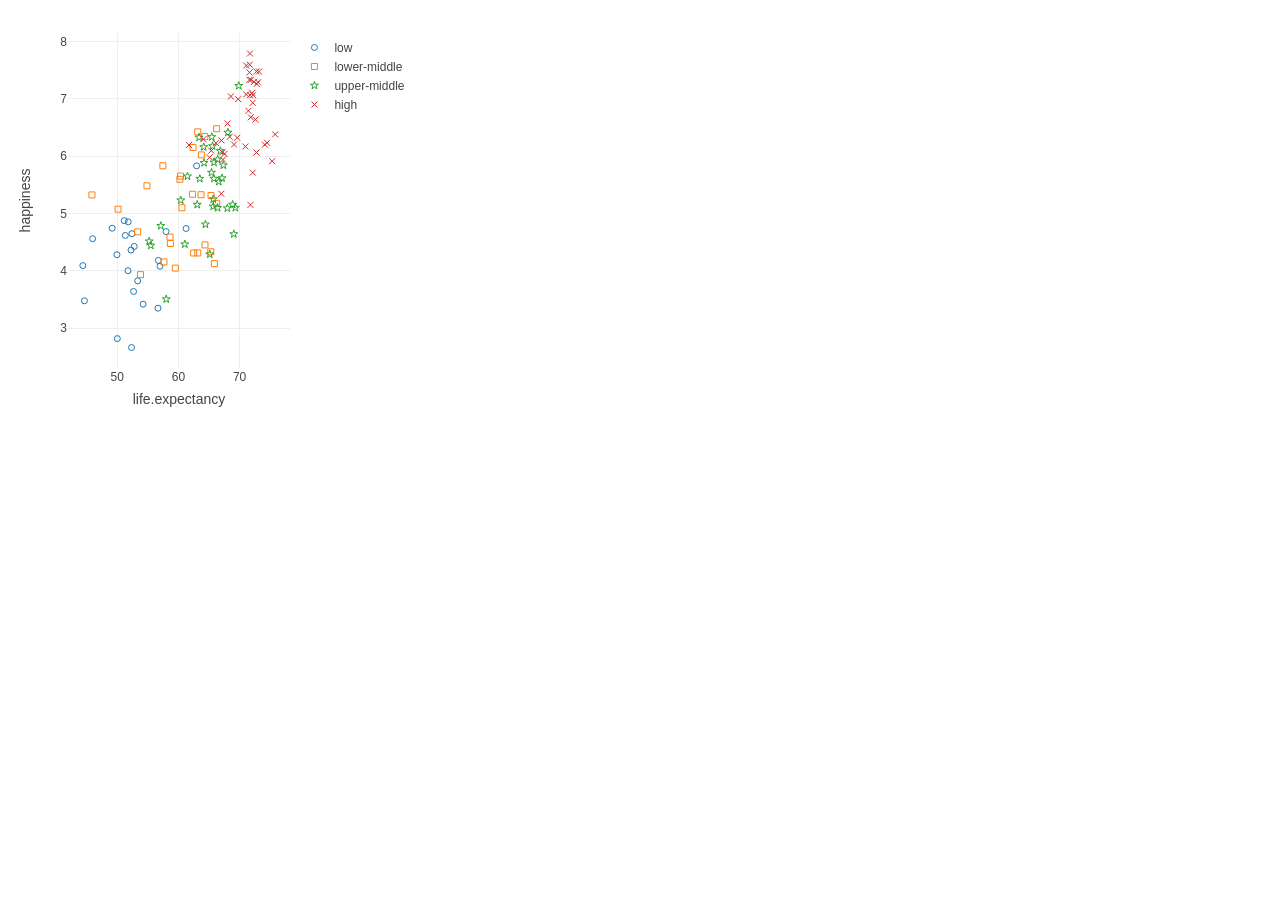
<file: Datacamp/Intermediate Interactive Data Visualization with plotly in R/file of Introduction and review of plotly/Plotting symbols _ R_files/index.html>
<!DOCTYPE html>
<!-- saved from url=(0116)https://multiplexer-paid.datacamp.com/proxy/relative/7f8f0722107b39d1437a5cbc9caa7fc8/ynepglesnuevrimmgel/index.html -->
<html><head><meta http-equiv="Content-Type" content="text/html; charset=UTF-8">

<script src="./htmlwidgets.js.download"></script>
<script src="./plotly.js.download"></script>
<script src="./typedarray.min.js.download"></script>
<script src="./jquery.min.js.download"></script>
<link href="./crosstalk.css" rel="stylesheet">
<script src="./crosstalk.min.js.download"></script>
<link href="./plotly-htmlwidgets.css" rel="stylesheet">
<script src="./plotly-latest.min.js.download"></script><style></style>

</head>
<body style="background-color:white;" class="vsc-initialized">
<div id="htmlwidget-f2e36757af5a8426ac8a" style="width:100%;height:400px;" class="plotly html-widget html-widget-static-bound js-plotly-plot"><div class="plot-container plotly"><div class="svg-container" style="position: relative; width: 417.6px; height: 400px;"><svg class="main-svg" xmlns="http://www.w3.org/2000/svg" xmlns:xlink="http://www.w3.org/1999/xlink" width="417.6" height="400" style="background: rgb(255, 255, 255);"><defs id="defs-21da41"><g class="clips"><clippath id="clip21da41xyplot" class="plotclip"><rect width="222" height="335"></rect></clippath><clippath class="axesclip" id="clip21da41x"><rect x="60" y="0" width="222" height="400"></rect></clippath><clippath class="axesclip" id="clip21da41y"><rect x="0" y="25" width="417.6" height="335"></rect></clippath><clippath class="axesclip" id="clip21da41xy"><rect x="60" y="25" width="222" height="335"></rect></clippath></g><g class="gradients"></g></defs><g class="bglayer"><rect class="bg" x="60" y="25" width="222" height="335" style="fill: rgb(255, 255, 255); fill-opacity: 1; stroke-width: 0;"></rect></g><g class="draglayer cursor-crosshair"><g class="xy"><rect class="nsewdrag drag" data-subplot="xy" x="60" y="25" width="222" height="335" style="fill: transparent; stroke-width: 0; pointer-events: all;"></rect><rect class="nwdrag drag cursor-nw-resize" data-subplot="xy" x="40" y="5" width="20" height="20" style="fill: transparent; stroke-width: 0; pointer-events: all;"></rect><rect class="nedrag drag cursor-ne-resize" data-subplot="xy" x="282" y="5" width="20" height="20" style="fill: transparent; stroke-width: 0; pointer-events: all;"></rect><rect class="swdrag drag cursor-sw-resize" data-subplot="xy" x="40" y="360" width="20" height="20" style="fill: transparent; stroke-width: 0; pointer-events: all;"></rect><rect class="sedrag drag cursor-se-resize" data-subplot="xy" x="282" y="360" width="20" height="20" style="fill: transparent; stroke-width: 0; pointer-events: all;"></rect><rect class="ewdrag drag cursor-ew-resize" data-subplot="xy" x="82.2" y="360.5" width="177.60000000000002" height="20" style="fill: transparent; stroke-width: 0; pointer-events: all;"></rect><rect class="wdrag drag cursor-w-resize" data-subplot="xy" x="60" y="360.5" width="22.200000000000003" height="20" style="fill: transparent; stroke-width: 0; pointer-events: all;"></rect><rect class="edrag drag cursor-e-resize" data-subplot="xy" x="259.8" y="360.5" width="22.200000000000003" height="20" style="fill: transparent; stroke-width: 0; pointer-events: all;"></rect><rect class="nsdrag drag cursor-ns-resize" data-subplot="xy" x="39.5" y="58.5" width="20" height="268" style="fill: transparent; stroke-width: 0; pointer-events: all;"></rect><rect class="sdrag drag cursor-s-resize" data-subplot="xy" x="39.5" y="326.5" width="20" height="33.5" style="fill: transparent; stroke-width: 0; pointer-events: all;"></rect><rect class="ndrag drag cursor-n-resize" data-subplot="xy" x="39.5" y="25" width="20" height="33.5" style="fill: transparent; stroke-width: 0; pointer-events: all;"></rect></g></g><g class="layer-below"><g class="imagelayer"></g><g class="shapelayer"></g></g><g class="cartesianlayer"><g class="subplot xy"><g class="layer-subplot"><g class="shapelayer"></g><g class="imagelayer"></g></g><g class="gridlayer"><g class="x"><path class="xgrid crisp" d="M0,25v335" transform="translate(109.2,0)" style="stroke: rgb(238, 238, 238); stroke-opacity: 1; stroke-width: 1px;"></path><path class="xgrid crisp" d="M0,25v335" transform="translate(170.39,0)" style="stroke: rgb(238, 238, 238); stroke-opacity: 1; stroke-width: 1px;"></path><path class="xgrid crisp" d="M0,25v335" transform="translate(231.58,0)" style="stroke: rgb(238, 238, 238); stroke-opacity: 1; stroke-width: 1px;"></path></g><g class="y"><path class="ygrid crisp" d="M60,0h222" transform="translate(0,320.1)" style="stroke: rgb(238, 238, 238); stroke-opacity: 1; stroke-width: 1px;"></path><path class="ygrid crisp" d="M60,0h222" transform="translate(0,262.75)" style="stroke: rgb(238, 238, 238); stroke-opacity: 1; stroke-width: 1px;"></path><path class="ygrid crisp" d="M60,0h222" transform="translate(0,205.4)" style="stroke: rgb(238, 238, 238); stroke-opacity: 1; stroke-width: 1px;"></path><path class="ygrid crisp" d="M60,0h222" transform="translate(0,148.05)" style="stroke: rgb(238, 238, 238); stroke-opacity: 1; stroke-width: 1px;"></path><path class="ygrid crisp" d="M60,0h222" transform="translate(0,90.71)" style="stroke: rgb(238, 238, 238); stroke-opacity: 1; stroke-width: 1px;"></path><path class="ygrid crisp" d="M60,0h222" transform="translate(0,33.36)" style="stroke: rgb(238, 238, 238); stroke-opacity: 1; stroke-width: 1px;"></path></g></g><g class="zerolinelayer"></g><path class="xlines-below"></path><path class="ylines-below"></path><g class="overlines-below"></g><g class="xaxislayer-below"></g><g class="yaxislayer-below"></g><g class="overaxes-below"></g><g class="plot" transform="translate(60, 25)" clip-path="url(#clip21da41xyplot)"><g class="scatterlayer mlayer"><g class="trace scatter traceef2cf8" style="stroke-miterlimit: 2; opacity: 1;"><g class="points"><path class="point" transform="translate(63.52,314.5)" d="M3,0A3,3 0 1,1 0,-3A3,3 0 0,1 3,0Z" style="opacity: 1; stroke: rgb(31, 119, 180); stroke-opacity: 1; stroke-width: 1px; fill: none;"></path><path class="point" transform="translate(60.18,188.82)" d="M3,0A3,3 0 1,1 0,-3A3,3 0 0,1 3,0Z" style="opacity: 1; stroke: rgb(31, 119, 180); stroke-opacity: 1; stroke-width: 1px; fill: none;"></path><path class="point" transform="translate(63.88,200.65)" d="M3,0A3,3 0 1,1 0,-3A3,3 0 0,1 3,0Z" style="opacity: 1; stroke: rgb(31, 119, 180); stroke-opacity: 1; stroke-width: 1px; fill: none;"></path><path class="point" transform="translate(16.43,267.81)" d="M3,0A3,3 0 1,1 0,-3A3,3 0 0,1 3,0Z" style="opacity: 1; stroke: rgb(31, 119, 180); stroke-opacity: 1; stroke-width: 1px; fill: none;"></path><path class="point" transform="translate(24.63,205.7)" d="M3,0A3,3 0 1,1 0,-3A3,3 0 0,1 3,0Z" style="opacity: 1; stroke: rgb(31, 119, 180); stroke-opacity: 1; stroke-width: 1px; fill: none;"></path><path class="point" transform="translate(90.37,227.41)" d="M3,0A3,3 0 1,1 0,-3A3,3 0 0,1 3,0Z" style="opacity: 1; stroke: rgb(31, 119, 180); stroke-opacity: 1; stroke-width: 1px; fill: none;"></path><path class="point" transform="translate(56.25,187.64)" d="M3,0A3,3 0 1,1 0,-3A3,3 0 0,1 3,0Z" style="opacity: 1; stroke: rgb(31, 119, 180); stroke-opacity: 1; stroke-width: 1px; fill: none;"></path><path class="point" transform="translate(69.68,247.85)" d="M3,0A3,3 0 1,1 0,-3A3,3 0 0,1 3,0Z" style="opacity: 1; stroke: rgb(31, 119, 180); stroke-opacity: 1; stroke-width: 1px; fill: none;"></path><path class="point" transform="translate(66.25,213.41)" d="M3,0A3,3 0 1,1 0,-3A3,3 0 0,1 3,0Z" style="opacity: 1; stroke: rgb(31, 119, 180); stroke-opacity: 1; stroke-width: 1px; fill: none;"></path><path class="point" transform="translate(92,233.24)" d="M3,0A3,3 0 1,1 0,-3A3,3 0 0,1 3,0Z" style="opacity: 1; stroke: rgb(31, 119, 180); stroke-opacity: 1; stroke-width: 1px; fill: none;"></path><path class="point" transform="translate(75.11,271.19)" d="M3,0A3,3 0 1,1 0,-3A3,3 0 0,1 3,0Z" style="opacity: 1; stroke: rgb(31, 119, 180); stroke-opacity: 1; stroke-width: 1px; fill: none;"></path><path class="point" transform="translate(44.17,195.21)" d="M3,0A3,3 0 1,1 0,-3A3,3 0 0,1 3,0Z" style="opacity: 1; stroke: rgb(31, 119, 180); stroke-opacity: 1; stroke-width: 1px; fill: none;"></path><path class="point" transform="translate(48.94,221.7)" d="M3,0A3,3 0 1,1 0,-3A3,3 0 0,1 3,0Z" style="opacity: 1; stroke: rgb(31, 119, 180); stroke-opacity: 1; stroke-width: 1px; fill: none;"></path><path class="point" transform="translate(118.14,195.5)" d="M3,0A3,3 0 1,1 0,-3A3,3 0 0,1 3,0Z" style="opacity: 1; stroke: rgb(31, 119, 180); stroke-opacity: 1; stroke-width: 1px; fill: none;"></path><path class="point" transform="translate(57.31,202.44)" d="M3,0A3,3 0 1,1 0,-3A3,3 0 0,1 3,0Z" style="opacity: 1; stroke: rgb(31, 119, 180); stroke-opacity: 1; stroke-width: 1px; fill: none;"></path><path class="point" transform="translate(98.04,198.58)" d="M3,0A3,3 0 1,1 0,-3A3,3 0 0,1 3,0Z" style="opacity: 1; stroke: rgb(31, 119, 180); stroke-opacity: 1; stroke-width: 1px; fill: none;"></path><path class="point" transform="translate(14.85,232.61)" d="M3,0A3,3 0 1,1 0,-3A3,3 0 0,1 3,0Z" style="opacity: 1; stroke: rgb(31, 119, 180); stroke-opacity: 1; stroke-width: 1px; fill: none;"></path><path class="point" transform="translate(49.32,305.62)" d="M3,0A3,3 0 1,1 0,-3A3,3 0 0,1 3,0Z" style="opacity: 1; stroke: rgb(31, 119, 180); stroke-opacity: 1; stroke-width: 1px; fill: none;"></path><path class="point" transform="translate(128.57,132.85)" d="M3,0A3,3 0 1,1 0,-3A3,3 0 0,1 3,0Z" style="opacity: 1; stroke: rgb(31, 119, 180); stroke-opacity: 1; stroke-width: 1px; fill: none;"></path><path class="point" transform="translate(89.99,275.19)" d="M3,0A3,3 0 1,1 0,-3A3,3 0 0,1 3,0Z" style="opacity: 1; stroke: rgb(31, 119, 180); stroke-opacity: 1; stroke-width: 1px; fill: none;"></path><path class="point" transform="translate(63.01,217.06)" d="M3,0A3,3 0 1,1 0,-3A3,3 0 0,1 3,0Z" style="opacity: 1; stroke: rgb(31, 119, 180); stroke-opacity: 1; stroke-width: 1px; fill: none;"></path><path class="point" transform="translate(59.99,237.72)" d="M3,0A3,3 0 1,1 0,-3A3,3 0 0,1 3,0Z" style="opacity: 1; stroke: rgb(31, 119, 180); stroke-opacity: 1; stroke-width: 1px; fill: none;"></path><path class="point" transform="translate(65.57,258.49)" d="M3,0A3,3 0 1,1 0,-3A3,3 0 0,1 3,0Z" style="opacity: 1; stroke: rgb(31, 119, 180); stroke-opacity: 1; stroke-width: 1px; fill: none;"></path></g></g><g class="trace scatter tracef47172" style="stroke-miterlimit: 2; opacity: 1;"><g class="points"><path class="point" transform="translate(125.71,219.99)" d="M3,3H-3V-3H3Z" style="opacity: 1; stroke: rgb(255, 127, 14); stroke-opacity: 1; stroke-width: 1px; fill: none;"></path><path class="point" transform="translate(112.5,143.09)" d="M3,3H-3V-3H3Z" style="opacity: 1; stroke: rgb(255, 127, 14); stroke-opacity: 1; stroke-width: 1px; fill: none;"></path><path class="point" transform="translate(102.01,204.15)" d="M3,3H-3V-3H3Z" style="opacity: 1; stroke: rgb(255, 127, 14); stroke-opacity: 1; stroke-width: 1px; fill: none;"></path><path class="point" transform="translate(50.06,176.16)" d="M3,3H-3V-3H3Z" style="opacity: 1; stroke: rgb(255, 127, 14); stroke-opacity: 1; stroke-width: 1px; fill: none;"></path><path class="point" transform="translate(136.77,103.59)" d="M3,3H-3V-3H3Z" style="opacity: 1; stroke: rgb(255, 127, 14); stroke-opacity: 1; stroke-width: 1px; fill: none;"></path><path class="point" transform="translate(136.99,211.9)" d="M3,3H-3V-3H3Z" style="opacity: 1; stroke: rgb(255, 127, 14); stroke-opacity: 1; stroke-width: 1px; fill: none;"></path><path class="point" transform="translate(78.97,152.8)" d="M3,3H-3V-3H3Z" style="opacity: 1; stroke: rgb(255, 127, 14); stroke-opacity: 1; stroke-width: 1px; fill: none;"></path><path class="point" transform="translate(133.35,121.91)" d="M3,3H-3V-3H3Z" style="opacity: 1; stroke: rgb(255, 127, 14); stroke-opacity: 1; stroke-width: 1px; fill: none;"></path><path class="point" transform="translate(107.35,235.11)" d="M3,3H-3V-3H3Z" style="opacity: 1; stroke: rgb(255, 127, 14); stroke-opacity: 1; stroke-width: 1px; fill: none;"></path><path class="point" transform="translate(113.97,174.76)" d="M3,3H-3V-3H3Z" style="opacity: 1; stroke: rgb(255, 127, 14); stroke-opacity: 1; stroke-width: 1px; fill: none;"></path><path class="point" transform="translate(102.37,210.47)" d="M3,3H-3V-3H3Z" style="opacity: 1; stroke: rgb(255, 127, 14); stroke-opacity: 1; stroke-width: 1px; fill: none;"></path><path class="point" transform="translate(125.03,114.5)" d="M3,3H-3V-3H3Z" style="opacity: 1; stroke: rgb(255, 127, 14); stroke-opacity: 1; stroke-width: 1px; fill: none;"></path><path class="point" transform="translate(69.61,198.86)" d="M3,3H-3V-3H3Z" style="opacity: 1; stroke: rgb(255, 127, 14); stroke-opacity: 1; stroke-width: 1px; fill: none;"></path><path class="point" transform="translate(133.04,161.73)" d="M3,3H-3V-3H3Z" style="opacity: 1; stroke: rgb(255, 127, 14); stroke-opacity: 1; stroke-width: 1px; fill: none;"></path><path class="point" transform="translate(124.54,161.26)" d="M3,3H-3V-3H3Z" style="opacity: 1; stroke: rgb(255, 127, 14); stroke-opacity: 1; stroke-width: 1px; fill: none;"></path><path class="point" transform="translate(143.06,162.48)" d="M3,3H-3V-3H3Z" style="opacity: 1; stroke: rgb(255, 127, 14); stroke-opacity: 1; stroke-width: 1px; fill: none;"></path><path class="point" transform="translate(95.96,228.9)" d="M3,3H-3V-3H3Z" style="opacity: 1; stroke: rgb(255, 127, 14); stroke-opacity: 1; stroke-width: 1px; fill: none;"></path><path class="point" transform="translate(148.65,95.74)" d="M3,3H-3V-3H3Z" style="opacity: 1; stroke: rgb(255, 127, 14); stroke-opacity: 1; stroke-width: 1px; fill: none;"></path><path class="point" transform="translate(23.95,161.94)" d="M3,3H-3V-3H3Z" style="opacity: 1; stroke: rgb(255, 127, 14); stroke-opacity: 1; stroke-width: 1px; fill: none;"></path><path class="point" transform="translate(94.87,132.75)" d="M3,3H-3V-3H3Z" style="opacity: 1; stroke: rgb(255, 127, 14); stroke-opacity: 1; stroke-width: 1px; fill: none;"></path><path class="point" transform="translate(111.93,146.32)" d="M3,3H-3V-3H3Z" style="opacity: 1; stroke: rgb(255, 127, 14); stroke-opacity: 1; stroke-width: 1px; fill: none;"></path><path class="point" transform="translate(142.78,218.77)" d="M3,3H-3V-3H3Z" style="opacity: 1; stroke: rgb(255, 127, 14); stroke-opacity: 1; stroke-width: 1px; fill: none;"></path><path class="point" transform="translate(146.38,230.62)" d="M3,3H-3V-3H3Z" style="opacity: 1; stroke: rgb(255, 127, 14); stroke-opacity: 1; stroke-width: 1px; fill: none;"></path><path class="point" transform="translate(129.81,219.91)" d="M3,3H-3V-3H3Z" style="opacity: 1; stroke: rgb(255, 127, 14); stroke-opacity: 1; stroke-width: 1px; fill: none;"></path><path class="point" transform="translate(129.77,98.88)" d="M3,3H-3V-3H3Z" style="opacity: 1; stroke: rgb(255, 127, 14); stroke-opacity: 1; stroke-width: 1px; fill: none;"></path><path class="point" transform="translate(148.61,170.35)" d="M3,3H-3V-3H3Z" style="opacity: 1; stroke: rgb(255, 127, 14); stroke-opacity: 1; stroke-width: 1px; fill: none;"></path><path class="point" transform="translate(72.48,241.61)" d="M3,3H-3V-3H3Z" style="opacity: 1; stroke: rgb(255, 127, 14); stroke-opacity: 1; stroke-width: 1px; fill: none;"></path></g></g><g class="trace scatter trace6c7b40" style="stroke-miterlimit: 2; opacity: 1;"><g class="points"><path class="point" transform="translate(165.78,201.07)" d="M0.94,-1.3H3.99L1.52,0.5L2.47,3.4L0,1.6L-2.47,3.4L-1.52,0.5L-3.99,-1.3H-0.94L0,-4.2Z" style="opacity: 1; stroke: rgb(44, 160, 44); stroke-opacity: 1; stroke-width: 1px; fill: none;"></path><path class="point" transform="translate(145.27,166.13)" d="M0.94,-1.3H3.99L1.52,0.5L2.47,3.4L0,1.6L-2.47,3.4L-1.52,0.5L-3.99,-1.3H-0.94L0,-4.2Z" style="opacity: 1; stroke: rgb(44, 160, 44); stroke-opacity: 1; stroke-width: 1px; fill: none;"></path><path class="point" transform="translate(141.76,221.25)" d="M0.94,-1.3H3.99L1.52,0.5L2.47,3.4L0,1.6L-2.47,3.4L-1.52,0.5L-3.99,-1.3H-0.94L0,-4.2Z" style="opacity: 1; stroke: rgb(44, 160, 44); stroke-opacity: 1; stroke-width: 1px; fill: none;"></path><path class="point" transform="translate(129.21,171.67)" d="M0.94,-1.3H3.99L1.52,0.5L2.47,3.4L0,1.6L-2.47,3.4L-1.52,0.5L-3.99,-1.3H-0.94L0,-4.2Z" style="opacity: 1; stroke: rgb(44, 160, 44); stroke-opacity: 1; stroke-width: 1px; fill: none;"></path><path class="point" transform="translate(150.81,148.69)" d="M0.94,-1.3H3.99L1.52,0.5L2.47,3.4L0,1.6L-2.47,3.4L-1.52,0.5L-3.99,-1.3H-0.94L0,-4.2Z" style="opacity: 1; stroke: rgb(44, 160, 44); stroke-opacity: 1; stroke-width: 1px; fill: none;"></path><path class="point" transform="translate(159.31,175.25)" d="M0.94,-1.3H3.99L1.52,0.5L2.47,3.4L0,1.6L-2.47,3.4L-1.52,0.5L-3.99,-1.3H-0.94L0,-4.2Z" style="opacity: 1; stroke: rgb(44, 160, 44); stroke-opacity: 1; stroke-width: 1px; fill: none;"></path><path class="point" transform="translate(98.23,266.15)" d="M0.94,-1.3H3.99L1.52,0.5L2.47,3.4L0,1.6L-2.47,3.4L-1.52,0.5L-3.99,-1.3H-0.94L0,-4.2Z" style="opacity: 1; stroke: rgb(44, 160, 44); stroke-opacity: 1; stroke-width: 1px; fill: none;"></path><path class="point" transform="translate(143.76,103.96)" d="M0.94,-1.3H3.99L1.52,0.5L2.47,3.4L0,1.6L-2.47,3.4L-1.52,0.5L-3.99,-1.3H-0.94L0,-4.2Z" style="opacity: 1; stroke: rgb(44, 160, 44); stroke-opacity: 1; stroke-width: 1px; fill: none;"></path><path class="point" transform="translate(149.65,174.85)" d="M0.94,-1.3H3.99L1.52,0.5L2.47,3.4L0,1.6L-2.47,3.4L-1.52,0.5L-3.99,-1.3H-0.94L0,-4.2Z" style="opacity: 1; stroke: rgb(44, 160, 44); stroke-opacity: 1; stroke-width: 1px; fill: none;"></path><path class="point" transform="translate(167.32,174.72)" d="M0.94,-1.3H3.99L1.52,0.5L2.47,3.4L0,1.6L-2.47,3.4L-1.52,0.5L-3.99,-1.3H-0.94L0,-4.2Z" style="opacity: 1; stroke: rgb(44, 160, 44); stroke-opacity: 1; stroke-width: 1px; fill: none;"></path><path class="point" transform="translate(135.7,114.03)" d="M0.94,-1.3H3.99L1.52,0.5L2.47,3.4L0,1.6L-2.47,3.4L-1.52,0.5L-3.99,-1.3H-0.94L0,-4.2Z" style="opacity: 1; stroke: rgb(44, 160, 44); stroke-opacity: 1; stroke-width: 1px; fill: none;"></path><path class="point" transform="translate(170.77,52.79)" d="M0.94,-1.3H3.99L1.52,0.5L2.47,3.4L0,1.6L-2.47,3.4L-1.52,0.5L-3.99,-1.3H-0.94L0,-4.2Z" style="opacity: 1; stroke: rgb(44, 160, 44); stroke-opacity: 1; stroke-width: 1px; fill: none;"></path><path class="point" transform="translate(131.78,145.7)" d="M0.94,-1.3H3.99L1.52,0.5L2.47,3.4L0,1.6L-2.47,3.4L-1.52,0.5L-3.99,-1.3H-0.94L0,-4.2Z" style="opacity: 1; stroke: rgb(44, 160, 44); stroke-opacity: 1; stroke-width: 1px; fill: none;"></path><path class="point" transform="translate(155.32,132.26)" d="M0.94,-1.3H3.99L1.52,0.5L2.47,3.4L0,1.6L-2.47,3.4L-1.52,0.5L-3.99,-1.3H-0.94L0,-4.2Z" style="opacity: 1; stroke: rgb(44, 160, 44); stroke-opacity: 1; stroke-width: 1px; fill: none;"></path><path class="point" transform="translate(92.81,192.88)" d="M0.94,-1.3H3.99L1.52,0.5L2.47,3.4L0,1.6L-2.47,3.4L-1.52,0.5L-3.99,-1.3H-0.94L0,-4.2Z" style="opacity: 1; stroke: rgb(44, 160, 44); stroke-opacity: 1; stroke-width: 1px; fill: none;"></path><path class="point" transform="translate(131.09,104.41)" d="M0.94,-1.3H3.99L1.52,0.5L2.47,3.4L0,1.6L-2.47,3.4L-1.52,0.5L-3.99,-1.3H-0.94L0,-4.2Z" style="opacity: 1; stroke: rgb(44, 160, 44); stroke-opacity: 1; stroke-width: 1px; fill: none;"></path><path class="point" transform="translate(116.79,211.23)" d="M0.94,-1.3H3.99L1.52,0.5L2.47,3.4L0,1.6L-2.47,3.4L-1.52,0.5L-3.99,-1.3H-0.94L0,-4.2Z" style="opacity: 1; stroke: rgb(44, 160, 44); stroke-opacity: 1; stroke-width: 1px; fill: none;"></path><path class="point" transform="translate(146,129.38)" d="M0.94,-1.3H3.99L1.52,0.5L2.47,3.4L0,1.6L-2.47,3.4L-1.52,0.5L-3.99,-1.3H-0.94L0,-4.2Z" style="opacity: 1; stroke: rgb(44, 160, 44); stroke-opacity: 1; stroke-width: 1px; fill: none;"></path><path class="point" transform="translate(137.43,191.41)" d="M0.94,-1.3H3.99L1.52,0.5L2.47,3.4L0,1.6L-2.47,3.4L-1.52,0.5L-3.99,-1.3H-0.94L0,-4.2Z" style="opacity: 1; stroke: rgb(44, 160, 44); stroke-opacity: 1; stroke-width: 1px; fill: none;"></path><path class="point" transform="translate(136.09,129.8)" d="M0.94,-1.3H3.99L1.52,0.5L2.47,3.4L0,1.6L-2.47,3.4L-1.52,0.5L-3.99,-1.3H-0.94L0,-4.2Z" style="opacity: 1; stroke: rgb(44, 160, 44); stroke-opacity: 1; stroke-width: 1px; fill: none;"></path><path class="point" transform="translate(164.63,171.57)" d="M0.94,-1.3H3.99L1.52,0.5L2.47,3.4L0,1.6L-2.47,3.4L-1.52,0.5L-3.99,-1.3H-0.94L0,-4.2Z" style="opacity: 1; stroke: rgb(44, 160, 44); stroke-opacity: 1; stroke-width: 1px; fill: none;"></path><path class="point" transform="translate(119.48,143.31)" d="M0.94,-1.3H3.99L1.52,0.5L2.47,3.4L0,1.6L-2.47,3.4L-1.52,0.5L-3.99,-1.3H-0.94L0,-4.2Z" style="opacity: 1; stroke: rgb(44, 160, 44); stroke-opacity: 1; stroke-width: 1px; fill: none;"></path><path class="point" transform="translate(144.59,113.07)" d="M0.94,-1.3H3.99L1.52,0.5L2.47,3.4L0,1.6L-2.47,3.4L-1.52,0.5L-3.99,-1.3H-0.94L0,-4.2Z" style="opacity: 1; stroke: rgb(44, 160, 44); stroke-opacity: 1; stroke-width: 1px; fill: none;"></path><path class="point" transform="translate(159.95,99.52)" d="M0.94,-1.3H3.99L1.52,0.5L2.47,3.4L0,1.6L-2.47,3.4L-1.52,0.5L-3.99,-1.3H-0.94L0,-4.2Z" style="opacity: 1; stroke: rgb(44, 160, 44); stroke-opacity: 1; stroke-width: 1px; fill: none;"></path><path class="point" transform="translate(154.1,145.14)" d="M0.94,-1.3H3.99L1.52,0.5L2.47,3.4L0,1.6L-2.47,3.4L-1.52,0.5L-3.99,-1.3H-0.94L0,-4.2Z" style="opacity: 1; stroke: rgb(44, 160, 44); stroke-opacity: 1; stroke-width: 1px; fill: none;"></path><path class="point" transform="translate(82.83,212.44)" d="M0.94,-1.3H3.99L1.52,0.5L2.47,3.4L0,1.6L-2.47,3.4L-1.52,0.5L-3.99,-1.3H-0.94L0,-4.2Z" style="opacity: 1; stroke: rgb(44, 160, 44); stroke-opacity: 1; stroke-width: 1px; fill: none;"></path><path class="point" transform="translate(143.48,139.63)" d="M0.94,-1.3H3.99L1.52,0.5L2.47,3.4L0,1.6L-2.47,3.4L-1.52,0.5L-3.99,-1.3H-0.94L0,-4.2Z" style="opacity: 1; stroke: rgb(44, 160, 44); stroke-opacity: 1; stroke-width: 1px; fill: none;"></path><path class="point" transform="translate(152.35,117.9)" d="M0.94,-1.3H3.99L1.52,0.5L2.47,3.4L0,1.6L-2.47,3.4L-1.52,0.5L-3.99,-1.3H-0.94L0,-4.2Z" style="opacity: 1; stroke: rgb(44, 160, 44); stroke-opacity: 1; stroke-width: 1px; fill: none;"></path><path class="point" transform="translate(145.18,173.4)" d="M0.94,-1.3H3.99L1.52,0.5L2.47,3.4L0,1.6L-2.47,3.4L-1.52,0.5L-3.99,-1.3H-0.94L0,-4.2Z" style="opacity: 1; stroke: rgb(44, 160, 44); stroke-opacity: 1; stroke-width: 1px; fill: none;"></path><path class="point" transform="translate(81.2,208.29)" d="M0.94,-1.3H3.99L1.52,0.5L2.47,3.4L0,1.6L-2.47,3.4L-1.52,0.5L-3.99,-1.3H-0.94L0,-4.2Z" style="opacity: 1; stroke: rgb(44, 160, 44); stroke-opacity: 1; stroke-width: 1px; fill: none;"></path><path class="point" transform="translate(149.67,126.56)" d="M0.94,-1.3H3.99L1.52,0.5L2.47,3.4L0,1.6L-2.47,3.4L-1.52,0.5L-3.99,-1.3H-0.94L0,-4.2Z" style="opacity: 1; stroke: rgb(44, 160, 44); stroke-opacity: 1; stroke-width: 1px; fill: none;"></path><path class="point" transform="translate(145.85,145.58)" d="M0.94,-1.3H3.99L1.52,0.5L2.47,3.4L0,1.6L-2.47,3.4L-1.52,0.5L-3.99,-1.3H-0.94L0,-4.2Z" style="opacity: 1; stroke: rgb(44, 160, 44); stroke-opacity: 1; stroke-width: 1px; fill: none;"></path><path class="point" transform="translate(112.79,167.26)" d="M0.94,-1.3H3.99L1.52,0.5L2.47,3.4L0,1.6L-2.47,3.4L-1.52,0.5L-3.99,-1.3H-0.94L0,-4.2Z" style="opacity: 1; stroke: rgb(44, 160, 44); stroke-opacity: 1; stroke-width: 1px; fill: none;"></path></g></g><g class="trace scatter trace17adea" style="stroke-miterlimit: 2; opacity: 1;"><g class="points"><path class="point" transform="translate(156.52,120.8)" d="M3,3L-3,-3M3,-3L-3,3" style="opacity: 1; stroke: rgb(214, 39, 40); stroke-opacity: 1; stroke-width: 1px; fill: none;"></path><path class="point" transform="translate(188.61,50.96)" d="M3,3L-3,-3M3,-3L-3,3" style="opacity: 1; stroke: rgb(214, 39, 40); stroke-opacity: 1; stroke-width: 1px; fill: none;"></path><path class="point" transform="translate(186.02,48.86)" d="M3,3L-3,-3M3,-3L-3,3" style="opacity: 1; stroke: rgb(214, 39, 40); stroke-opacity: 1; stroke-width: 1px; fill: none;"></path><path class="point" transform="translate(147.87,110.02)" d="M3,3L-3,-3M3,-3L-3,3" style="opacity: 1; stroke: rgb(214, 39, 40); stroke-opacity: 1; stroke-width: 1px; fill: none;"></path><path class="point" transform="translate(184.7,69.81)" d="M3,3L-3,-3M3,-3L-3,3" style="opacity: 1; stroke: rgb(214, 39, 40); stroke-opacity: 1; stroke-width: 1px; fill: none;"></path><path class="point" transform="translate(169.19,104.7)" d="M3,3L-3,-3M3,-3L-3,3" style="opacity: 1; stroke: rgb(214, 39, 40); stroke-opacity: 1; stroke-width: 1px; fill: none;"></path><path class="point" transform="translate(153.32,160.72)" d="M3,3L-3,-3M3,-3L-3,3" style="opacity: 1; stroke: rgb(214, 39, 40); stroke-opacity: 1; stroke-width: 1px; fill: none;"></path><path class="point" transform="translate(188.49,119.5)" d="M3,3L-3,-3M3,-3L-3,3" style="opacity: 1; stroke: rgb(214, 39, 40); stroke-opacity: 1; stroke-width: 1px; fill: none;"></path><path class="point" transform="translate(180.46,77.77)" d="M3,3L-3,-3M3,-3L-3,3" style="opacity: 1; stroke: rgb(214, 39, 40); stroke-opacity: 1; stroke-width: 1px; fill: none;"></path><path class="point" transform="translate(181.76,31.66)" d="M3,3L-3,-3M3,-3L-3,3" style="opacity: 1; stroke: rgb(214, 39, 40); stroke-opacity: 1; stroke-width: 1px; fill: none;"></path><path class="point" transform="translate(154.97,126.59)" d="M3,3L-3,-3M3,-3L-3,3" style="opacity: 1; stroke: rgb(214, 39, 40); stroke-opacity: 1; stroke-width: 1px; fill: none;"></path><path class="point" transform="translate(181.97,20.5)" d="M3,3L-3,-3M3,-3L-3,3" style="opacity: 1; stroke: rgb(214, 39, 40); stroke-opacity: 1; stroke-width: 1px; fill: none;"></path><path class="point" transform="translate(187.43,86.62)" d="M3,3L-3,-3M3,-3L-3,3" style="opacity: 1; stroke: rgb(214, 39, 40); stroke-opacity: 1; stroke-width: 1px; fill: none;"></path><path class="point" transform="translate(178.19,61.44)" d="M3,3L-3,-3M3,-3L-3,3" style="opacity: 1; stroke: rgb(214, 39, 40); stroke-opacity: 1; stroke-width: 1px; fill: none;"></path><path class="point" transform="translate(182.48,171.9)" d="M3,3L-3,-3M3,-3L-3,3" style="opacity: 1; stroke: rgb(214, 39, 40); stroke-opacity: 1; stroke-width: 1px; fill: none;"></path><path class="point" transform="translate(154.41,119.32)" d="M3,3L-3,-3M3,-3L-3,3" style="opacity: 1; stroke: rgb(214, 39, 40); stroke-opacity: 1; stroke-width: 1px; fill: none;"></path><path class="point" transform="translate(188.45,38.39)" d="M3,3L-3,-3M3,-3L-3,3" style="opacity: 1; stroke: rgb(214, 39, 40); stroke-opacity: 1; stroke-width: 1px; fill: none;"></path><path class="point" transform="translate(182.05,62.26)" d="M3,3L-3,-3M3,-3L-3,3" style="opacity: 1; stroke: rgb(214, 39, 40); stroke-opacity: 1; stroke-width: 1px; fill: none;"></path><path class="point" transform="translate(183,46.72)" d="M3,3L-3,-3M3,-3L-3,3" style="opacity: 1; stroke: rgb(214, 39, 40); stroke-opacity: 1; stroke-width: 1px; fill: none;"></path><path class="point" transform="translate(196.88,111.65)" d="M3,3L-3,-3M3,-3L-3,3" style="opacity: 1; stroke: rgb(214, 39, 40); stroke-opacity: 1; stroke-width: 1px; fill: none;"></path><path class="point" transform="translate(204.12,128.18)" d="M3,3L-3,-3M3,-3L-3,3" style="opacity: 1; stroke: rgb(214, 39, 40); stroke-opacity: 1; stroke-width: 1px; fill: none;"></path><path class="point" transform="translate(143.31,117.67)" d="M3,3L-3,-3M3,-3L-3,3" style="opacity: 1; stroke: rgb(214, 39, 40); stroke-opacity: 1; stroke-width: 1px; fill: none;"></path><path class="point" transform="translate(141.66,124.33)" d="M3,3L-3,-3M3,-3L-3,3" style="opacity: 1; stroke: rgb(214, 39, 40); stroke-opacity: 1; stroke-width: 1px; fill: none;"></path><path class="point" transform="translate(153.48,107.4)" d="M3,3L-3,-3M3,-3L-3,3" style="opacity: 1; stroke: rgb(214, 39, 40); stroke-opacity: 1; stroke-width: 1px; fill: none;"></path><path class="point" transform="translate(185.05,62.19)" d="M3,3L-3,-3M3,-3L-3,3" style="opacity: 1; stroke: rgb(214, 39, 40); stroke-opacity: 1; stroke-width: 1px; fill: none;"></path><path class="point" transform="translate(182.78,84.31)" d="M3,3L-3,-3M3,-3L-3,3" style="opacity: 1; stroke: rgb(214, 39, 40); stroke-opacity: 1; stroke-width: 1px; fill: none;"></path><path class="point" transform="translate(181.5,39.38)" d="M3,3L-3,-3M3,-3L-3,3" style="opacity: 1; stroke: rgb(214, 39, 40); stroke-opacity: 1; stroke-width: 1px; fill: none;"></path><path class="point" transform="translate(181.46,46.94)" d="M3,3L-3,-3M3,-3L-3,3" style="opacity: 1; stroke: rgb(214, 39, 40); stroke-opacity: 1; stroke-width: 1px; fill: none;"></path><path class="point" transform="translate(178.23,32.51)" d="M3,3L-3,-3M3,-3L-3,3" style="opacity: 1; stroke: rgb(214, 39, 40); stroke-opacity: 1; stroke-width: 1px; fill: none;"></path><path class="point" transform="translate(159.62,90.5)" d="M3,3L-3,-3M3,-3L-3,3" style="opacity: 1; stroke: rgb(214, 39, 40); stroke-opacity: 1; stroke-width: 1px; fill: none;"></path><path class="point" transform="translate(166.06,111.51)" d="M3,3L-3,-3M3,-3L-3,3" style="opacity: 1; stroke: rgb(214, 39, 40); stroke-opacity: 1; stroke-width: 1px; fill: none;"></path><path class="point" transform="translate(184.79,139.6)" d="M3,3L-3,-3M3,-3L-3,3" style="opacity: 1; stroke: rgb(214, 39, 40); stroke-opacity: 1; stroke-width: 1px; fill: none;"></path><path class="point" transform="translate(135.38,106.18)" d="M3,3L-3,-3M3,-3L-3,3" style="opacity: 1; stroke: rgb(214, 39, 40); stroke-opacity: 1; stroke-width: 1px; fill: none;"></path><path class="point" transform="translate(207.15,101.35)" d="M3,3L-3,-3M3,-3L-3,3" style="opacity: 1; stroke: rgb(214, 39, 40); stroke-opacity: 1; stroke-width: 1px; fill: none;"></path><path class="point" transform="translate(177.36,113.49)" d="M3,3L-3,-3M3,-3L-3,3" style="opacity: 1; stroke: rgb(214, 39, 40); stroke-opacity: 1; stroke-width: 1px; fill: none;"></path><path class="point" transform="translate(199.11,109.85)" d="M3,3L-3,-3M3,-3L-3,3" style="opacity: 1; stroke: rgb(214, 39, 40); stroke-opacity: 1; stroke-width: 1px; fill: none;"></path><path class="point" transform="translate(189.98,49.26)" d="M3,3L-3,-3M3,-3L-3,3" style="opacity: 1; stroke: rgb(214, 39, 40); stroke-opacity: 1; stroke-width: 1px; fill: none;"></path><path class="point" transform="translate(191,38.55)" d="M3,3L-3,-3M3,-3L-3,3" style="opacity: 1; stroke: rgb(214, 39, 40); stroke-opacity: 1; stroke-width: 1px; fill: none;"></path><path class="point" transform="translate(121.03,112.05)" d="M3,3L-3,-3M3,-3L-3,3" style="opacity: 1; stroke: rgb(214, 39, 40); stroke-opacity: 1; stroke-width: 1px; fill: none;"></path><path class="point" transform="translate(162.9,63.44)" d="M3,3L-3,-3M3,-3L-3,3" style="opacity: 1; stroke: rgb(214, 39, 40); stroke-opacity: 1; stroke-width: 1px; fill: none;"></path><path class="point" transform="translate(184.16,59.78)" d="M3,3L-3,-3M3,-3L-3,3" style="opacity: 1; stroke: rgb(214, 39, 40); stroke-opacity: 1; stroke-width: 1px; fill: none;"></path><path class="point" transform="translate(170.18,66.18)" d="M3,3L-3,-3M3,-3L-3,3" style="opacity: 1; stroke: rgb(214, 39, 40); stroke-opacity: 1; stroke-width: 1px; fill: none;"></path><path class="point" transform="translate(161.67,103.78)" d="M3,3L-3,-3M3,-3L-3,3" style="opacity: 1; stroke: rgb(214, 39, 40); stroke-opacity: 1; stroke-width: 1px; fill: none;"></path></g></g></g></g><g class="overplot"></g><path class="xlines-above crisp" d="M0,0" style="fill: none;"></path><path class="ylines-above crisp" d="M0,0" style="fill: none;"></path><g class="overlines-above"></g><g class="xaxislayer-above"><g class="xtick"><text text-anchor="middle" x="0" y="373" data-unformatted="50" data-math="N" transform="translate(109.2,0)" style="font-family: &quot;Open Sans&quot;, verdana, arial, sans-serif; font-size: 12px; fill: rgb(68, 68, 68); fill-opacity: 1; white-space: pre;">50</text></g><g class="xtick"><text text-anchor="middle" x="0" y="373" data-unformatted="60" data-math="N" transform="translate(170.39,0)" style="font-family: &quot;Open Sans&quot;, verdana, arial, sans-serif; font-size: 12px; fill: rgb(68, 68, 68); fill-opacity: 1; white-space: pre;">60</text></g><g class="xtick"><text text-anchor="middle" x="0" y="373" data-unformatted="70" data-math="N" transform="translate(231.58,0)" style="font-family: &quot;Open Sans&quot;, verdana, arial, sans-serif; font-size: 12px; fill: rgb(68, 68, 68); fill-opacity: 1; white-space: pre;">70</text></g></g><g class="yaxislayer-above"><g class="ytick"><text text-anchor="end" x="59" y="4.199999999999999" data-unformatted="3" data-math="N" transform="translate(0,320.1)" style="font-family: &quot;Open Sans&quot;, verdana, arial, sans-serif; font-size: 12px; fill: rgb(68, 68, 68); fill-opacity: 1; white-space: pre;">3</text></g><g class="ytick"><text text-anchor="end" x="59" y="4.199999999999999" data-unformatted="4" data-math="N" transform="translate(0,262.75)" style="font-family: &quot;Open Sans&quot;, verdana, arial, sans-serif; font-size: 12px; fill: rgb(68, 68, 68); fill-opacity: 1; white-space: pre;">4</text></g><g class="ytick"><text text-anchor="end" x="59" y="4.199999999999999" data-unformatted="5" data-math="N" transform="translate(0,205.4)" style="font-family: &quot;Open Sans&quot;, verdana, arial, sans-serif; font-size: 12px; fill: rgb(68, 68, 68); fill-opacity: 1; white-space: pre;">5</text></g><g class="ytick"><text text-anchor="end" x="59" y="4.199999999999999" data-unformatted="6" data-math="N" transform="translate(0,148.05)" style="font-family: &quot;Open Sans&quot;, verdana, arial, sans-serif; font-size: 12px; fill: rgb(68, 68, 68); fill-opacity: 1; white-space: pre;">6</text></g><g class="ytick"><text text-anchor="end" x="59" y="4.199999999999999" data-unformatted="7" data-math="N" transform="translate(0,90.71)" style="font-family: &quot;Open Sans&quot;, verdana, arial, sans-serif; font-size: 12px; fill: rgb(68, 68, 68); fill-opacity: 1; white-space: pre;">7</text></g><g class="ytick"><text text-anchor="end" x="59" y="4.199999999999999" data-unformatted="8" data-math="N" transform="translate(0,33.36)" style="font-family: &quot;Open Sans&quot;, verdana, arial, sans-serif; font-size: 12px; fill: rgb(68, 68, 68); fill-opacity: 1; white-space: pre;">8</text></g></g><g class="overaxes-above"></g></g></g><g class="polarlayer"></g><g class="ternarylayer"></g><g class="geolayer"></g><g class="pielayer"></g><g class="glimages"></g></svg><div class="gl-container"></div><svg class="main-svg" xmlns="http://www.w3.org/2000/svg" xmlns:xlink="http://www.w3.org/1999/xlink" width="417.6" height="400"><defs id="topdefs-21da41"><g class="clips"></g><clippath id="legend21da41"><rect width="122" height="86" x="0" y="0"></rect></clippath></defs><g class="layer-above"><g class="imagelayer"></g><g class="shapelayer"></g></g><g class="infolayer"><g class="legend" pointer-events="all" transform="translate(286.44, 25)"><rect class="bg" shape-rendering="crispEdges" style="stroke: rgb(68, 68, 68); stroke-opacity: 1; fill: rgb(255, 255, 255); fill-opacity: 1; stroke-width: 0px;" width="122" height="86" x="0" y="0"></rect><g class="scrollbox" transform="translate(0, 0)" clip-path="url(#legend21da41)"><g class="groups"><g class="traces" style="opacity: 1;" transform="translate(0, 14.5)"><g class="layers" style="opacity: 1;"><g class="legendfill"></g><g class="legendlines"></g><g class="legendsymbols"><g class="legendpoints"><path class="scatterpts" transform="translate(20,0)" d="M3,0A3,3 0 1,1 0,-3A3,3 0 0,1 3,0Z" style="opacity: 1; stroke: rgb(31, 119, 180); stroke-opacity: 1; stroke-width: 1px; fill: none;"></path></g></g></g><text class="legendtext user-select-none" text-anchor="start" data-unformatted="low" data-math="N" x="40" y="4.680000000000001" style="font-family: &quot;Open Sans&quot;, verdana, arial, sans-serif; font-size: 12px; fill: rgb(68, 68, 68); fill-opacity: 1; white-space: pre;">low</text><rect class="legendtoggle" pointer-events="all" style="cursor: pointer; fill: rgb(0, 0, 0); fill-opacity: 0;" x="0" y="-9.5" width="162" height="19"></rect></g><g class="traces" style="opacity: 1;" transform="translate(0, 33.5)"><g class="layers" style="opacity: 1;"><g class="legendfill"></g><g class="legendlines"></g><g class="legendsymbols"><g class="legendpoints"><path class="scatterpts" transform="translate(20,0)" d="M3,3H-3V-3H3Z" style="opacity: 1; stroke: rgb(255, 127, 14); stroke-opacity: 1; stroke-width: 1px; fill: none;"></path></g></g></g><text class="legendtext user-select-none" text-anchor="start" data-unformatted="lower-middle" data-math="N" x="40" y="4.680000000000001" style="font-family: &quot;Open Sans&quot;, verdana, arial, sans-serif; font-size: 12px; fill: rgb(68, 68, 68); fill-opacity: 1; white-space: pre;">lower-middle</text><rect class="legendtoggle" pointer-events="all" style="cursor: pointer; fill: rgb(0, 0, 0); fill-opacity: 0;" x="0" y="-9.5" width="162" height="19"></rect></g><g class="traces" style="opacity: 1;" transform="translate(0, 52.5)"><g class="layers" style="opacity: 1;"><g class="legendfill"></g><g class="legendlines"></g><g class="legendsymbols"><g class="legendpoints"><path class="scatterpts" transform="translate(20,0)" d="M0.94,-1.3H3.99L1.52,0.5L2.47,3.4L0,1.6L-2.47,3.4L-1.52,0.5L-3.99,-1.3H-0.94L0,-4.2Z" style="opacity: 1; stroke: rgb(44, 160, 44); stroke-opacity: 1; stroke-width: 1px; fill: none;"></path></g></g></g><text class="legendtext user-select-none" text-anchor="start" data-unformatted="upper-middle" data-math="N" x="40" y="4.680000000000001" style="font-family: &quot;Open Sans&quot;, verdana, arial, sans-serif; font-size: 12px; fill: rgb(68, 68, 68); fill-opacity: 1; white-space: pre;">upper-middle</text><rect class="legendtoggle" pointer-events="all" style="cursor: pointer; fill: rgb(0, 0, 0); fill-opacity: 0;" x="0" y="-9.5" width="162" height="19"></rect></g><g class="traces" style="opacity: 1;" transform="translate(0, 71.5)"><g class="layers" style="opacity: 1;"><g class="legendfill"></g><g class="legendlines"></g><g class="legendsymbols"><g class="legendpoints"><path class="scatterpts" transform="translate(20,0)" d="M3,3L-3,-3M3,-3L-3,3" style="opacity: 1; stroke: rgb(214, 39, 40); stroke-opacity: 1; stroke-width: 1px; fill: none;"></path></g></g></g><text class="legendtext user-select-none" text-anchor="start" data-unformatted="high" data-math="N" x="40" y="4.680000000000001" style="font-family: &quot;Open Sans&quot;, verdana, arial, sans-serif; font-size: 12px; fill: rgb(68, 68, 68); fill-opacity: 1; white-space: pre;">high</text><rect class="legendtoggle" pointer-events="all" x="0" y="-9.5" width="162" height="19" style="cursor: pointer; fill: rgb(0, 0, 0); fill-opacity: 0;"></rect></g></g></g><rect class="scrollbar" rx="20" ry="3" width="0" height="0" style="fill: rgb(128, 139, 164); fill-opacity: 1;" x="0" y="0"></rect></g><g class="g-gtitle"></g><g class="g-xtitle" transform="translate(0,-16)"><text class="xtitle" x="171" y="412" text-anchor="middle" data-unformatted="life.expectancy" data-math="N" style="font-family: &quot;Open Sans&quot;, verdana, arial, sans-serif; font-size: 14px; fill: rgb(68, 68, 68); opacity: 1; font-weight: normal; white-space: pre;">life.expectancy</text></g><g class="g-ytitle"><text class="ytitle" transform="rotate(-90,22,192.5)" x="22" y="192.5" text-anchor="middle" data-unformatted="happiness" data-math="N" style="font-family: &quot;Open Sans&quot;, verdana, arial, sans-serif; font-size: 14px; fill: rgb(68, 68, 68); opacity: 1; font-weight: normal; white-space: pre;">happiness</text></g></g><g class="menulayer"></g><g class="zoomlayer"></g><g class="hoverlayer"></g></svg><div class="modebar modebar--hover" style="z-index: 1;"><div class="modebar-group"><a rel="tooltip" class="modebar-btn" data-title="Download plot as a png" data-toggle="false" data-gravity="n"><svg height="1em" width="1em" viewBox="0 0 1000 1000"><path d="m500 450c-83 0-150-67-150-150 0-83 67-150 150-150 83 0 150 67 150 150 0 83-67 150-150 150z m400 150h-120c-16 0-34 13-39 29l-31 93c-6 15-23 28-40 28h-340c-16 0-34-13-39-28l-31-94c-6-15-23-28-40-28h-120c-55 0-100-45-100-100v-450c0-55 45-100 100-100h800c55 0 100 45 100 100v450c0 55-45 100-100 100z m-400-550c-138 0-250 112-250 250 0 138 112 250 250 250 138 0 250-112 250-250 0-138-112-250-250-250z m365 380c-19 0-35 16-35 35 0 19 16 35 35 35 19 0 35-16 35-35 0-19-16-35-35-35z" transform="matrix(1 0 0 -1 0 850)"></path></svg></a></div><div class="modebar-group"><a rel="tooltip" class="modebar-btn active" data-title="Zoom" data-attr="dragmode" data-val="zoom" data-toggle="false" data-gravity="n"><svg height="1em" width="1em" viewBox="0 0 1000 1000"><path d="m1000-25l-250 251c40 63 63 138 63 218 0 224-182 406-407 406-224 0-406-182-406-406s183-406 407-406c80 0 155 22 218 62l250-250 125 125z m-812 250l0 438 437 0 0-438-437 0z m62 375l313 0 0-312-313 0 0 312z" transform="matrix(1 0 0 -1 0 850)"></path></svg></a><a rel="tooltip" class="modebar-btn" data-title="Pan" data-attr="dragmode" data-val="pan" data-toggle="false" data-gravity="n"><svg height="1em" width="1em" viewBox="0 0 1000 1000"><path d="m1000 350l-187 188 0-125-250 0 0 250 125 0-188 187-187-187 125 0 0-250-250 0 0 125-188-188 186-187 0 125 252 0 0-250-125 0 187-188 188 188-125 0 0 250 250 0 0-126 187 188z" transform="matrix(1 0 0 -1 0 850)"></path></svg></a><a rel="tooltip" class="modebar-btn" data-title="Box Select" data-attr="dragmode" data-val="select" data-toggle="false" data-gravity="n"><svg height="1em" width="1em" viewBox="0 0 1000 1000"><path d="m0 850l0-143 143 0 0 143-143 0z m286 0l0-143 143 0 0 143-143 0z m285 0l0-143 143 0 0 143-143 0z m286 0l0-143 143 0 0 143-143 0z m-857-286l0-143 143 0 0 143-143 0z m857 0l0-143 143 0 0 143-143 0z m-857-285l0-143 143 0 0 143-143 0z m857 0l0-143 143 0 0 143-143 0z m-857-286l0-143 143 0 0 143-143 0z m286 0l0-143 143 0 0 143-143 0z m285 0l0-143 143 0 0 143-143 0z m286 0l0-143 143 0 0 143-143 0z" transform="matrix(1 0 0 -1 0 850)"></path></svg></a><a rel="tooltip" class="modebar-btn" data-title="Lasso Select" data-attr="dragmode" data-val="lasso" data-toggle="false" data-gravity="n"><svg height="1em" width="1.031em" viewBox="0 0 1031 1000"><path d="m1018 538c-36 207-290 336-568 286-277-48-473-256-436-463 10-57 36-108 76-151-13-66 11-137 68-183 34-28 75-41 114-42l-55-70 0 0c-2-1-3-2-4-3-10-14-8-34 5-45 14-11 34-8 45 4 1 1 2 3 2 5l0 0 113 140c16 11 31 24 45 40 4 3 6 7 8 11 48-3 100 0 151 9 278 48 473 255 436 462z m-624-379c-80 14-149 48-197 96 42 42 109 47 156 9 33-26 47-66 41-105z m-187-74c-19 16-33 37-39 60 50-32 109-55 174-68-42-25-95-24-135 8z m360 75c-34-7-69-9-102-8 8 62-16 128-68 170-73 59-175 54-244-5-9 20-16 40-20 61-28 159 121 317 333 354s407-60 434-217c28-159-121-318-333-355z" transform="matrix(1 0 0 -1 0 850)"></path></svg></a></div><div class="modebar-group"><a rel="tooltip" class="modebar-btn" data-title="Zoom in" data-attr="zoom" data-val="in" data-toggle="false" data-gravity="n"><svg height="1em" width="1em" viewBox="0 0 1000 1000"><path d="m1 787l0-875 875 0 0 875-875 0z m687-500l-187 0 0-187-125 0 0 187-188 0 0 125 188 0 0 187 125 0 0-187 187 0 0-125z" transform="matrix(1 0 0 -1 0 850)"></path></svg></a><a rel="tooltip" class="modebar-btn" data-title="Zoom out" data-attr="zoom" data-val="out" data-toggle="false" data-gravity="n"><svg height="1em" width="1em" viewBox="0 0 1000 1000"><path d="m0 788l0-876 875 0 0 876-875 0z m688-500l-500 0 0 125 500 0 0-125z" transform="matrix(1 0 0 -1 0 850)"></path></svg></a><a rel="tooltip" class="modebar-btn" data-title="Autoscale" data-attr="zoom" data-val="auto" data-toggle="false" data-gravity="n"><svg height="1em" width="1em" viewBox="0 0 1000 1000"><path d="m250 850l-187 0-63 0 0-62 0-188 63 0 0 188 187 0 0 62z m688 0l-188 0 0-62 188 0 0-188 62 0 0 188 0 62-62 0z m-875-938l0 188-63 0 0-188 0-62 63 0 187 0 0 62-187 0z m875 188l0-188-188 0 0-62 188 0 62 0 0 62 0 188-62 0z m-125 188l-1 0-93-94-156 156 156 156 92-93 2 0 0 250-250 0 0-2 93-92-156-156-156 156 94 92 0 2-250 0 0-250 0 0 93 93 157-156-157-156-93 94 0 0 0-250 250 0 0 0-94 93 156 157 156-157-93-93 0 0 250 0 0 250z" transform="matrix(1 0 0 -1 0 850)"></path></svg></a><a rel="tooltip" class="modebar-btn" data-title="Reset axes" data-attr="zoom" data-val="reset" data-toggle="false" data-gravity="n"><svg height="1em" width="0.9286em" viewBox="0 0 928.6 1000"><path d="m786 296v-267q0-15-11-26t-25-10h-214v214h-143v-214h-214q-15 0-25 10t-11 26v267q0 1 0 2t0 2l321 264 321-264q1-1 1-4z m124 39l-34-41q-5-5-12-6h-2q-7 0-12 3l-386 322-386-322q-7-4-13-4-7 2-12 7l-35 41q-4 5-3 13t6 12l401 334q18 15 42 15t43-15l136-114v109q0 8 5 13t13 5h107q8 0 13-5t5-13v-227l122-102q5-5 6-12t-4-13z" transform="matrix(1 0 0 -1 0 850)"></path></svg></a></div><div class="modebar-group"><a rel="tooltip" class="modebar-btn" data-title="Toggle Spike Lines" data-attr="_cartesianSpikesEnabled" data-val="on" data-toggle="false" data-gravity="n"><svg height="1em" width="1em" viewBox="0 0 1000 1000"><path d="M512 409c0-57-46-104-103-104-57 0-104 47-104 104 0 57 47 103 104 103 57 0 103-46 103-103z m-327-39l92 0 0 92-92 0z m-185 0l92 0 0 92-92 0z m370-186l92 0 0 93-92 0z m0-184l92 0 0 92-92 0z" transform="matrix(1.5 0 0 -1.5 0 850)"></path></svg></a><a rel="tooltip" class="modebar-btn active" data-title="Show closest data on hover" data-attr="hovermode" data-val="closest" data-toggle="false" data-gravity="ne"><svg height="1em" width="1.5em" viewBox="0 0 1500 1000"><path d="m375 725l0 0-375-375 375-374 0-1 1125 0 0 750-1125 0z" transform="matrix(1 0 0 -1 0 850)"></path></svg></a><a rel="tooltip" class="modebar-btn" data-title="Compare data on hover" data-attr="hovermode" data-val="x" data-toggle="false" data-gravity="ne"><svg height="1em" width="1.125em" viewBox="0 0 1125 1000"><path d="m187 786l0 2-187-188 188-187 0 0 937 0 0 373-938 0z m0-499l0 1-187-188 188-188 0 0 937 0 0 376-938-1z" transform="matrix(1 0 0 -1 0 850)"></path></svg></a></div><div class="modebar-group"><a rel="tooltip" class="modebar-btn" data-title="Collaborate" data-toggle="false" data-gravity="n"><svg height="1em" width="1.8181818181818181em" viewBox="0 0 1000 550"><path d="M487 375c7-10 9-23 5-36l-79-259c-3-12-11-23-22-31-11-8-22-12-35-12l-263 0c-15 0-29 5-43 15-13 10-23 23-28 37-5 13-5 25-1 37 0 0 0 3 1 7 1 5 1 8 1 11 0 2 0 4-1 6 0 3-1 5-1 6 1 2 2 4 3 6 1 2 2 4 4 6 2 3 4 5 5 7 5 7 9 16 13 26 4 10 7 19 9 26 0 2 0 5 0 9-1 4-1 6 0 8 0 2 2 5 4 8 3 3 5 5 5 7 4 6 8 15 12 26 4 11 7 19 7 26 1 1 0 4 0 9-1 4-1 7 0 8 1 2 3 5 6 8 4 4 6 6 6 7 4 5 8 13 13 24 4 11 7 20 7 28 1 1 0 4 0 7-1 3-1 6-1 7 0 2 1 4 3 6 1 1 3 4 5 6 2 3 3 5 5 6 1 2 3 5 4 9 2 3 3 7 5 10 1 3 2 6 4 10 2 4 4 7 6 9 2 3 4 5 7 7 3 2 7 3 11 3 3 0 8 0 13-1l0-1c7 2 12 2 14 2l218 0c14 0 25-5 32-16 8-10 10-23 6-37l-79-259c-7-22-13-37-20-43-7-7-19-10-37-10l-248 0c-5 0-9-2-11-5-2-3-2-7 0-12 4-13 18-20 41-20l264 0c5 0 10 2 16 5 5 3 8 6 10 11l85 282c2 5 2 10 2 17 7-3 13-7 17-13z m-304 0c-1-3-1-5 0-7 1-1 3-2 6-2l174 0c2 0 4 1 7 2 2 2 4 4 5 7l6 18c0 3 0 5-1 7-1 1-3 2-6 2l-173 0c-3 0-5-1-8-2-2-2-4-4-4-7z m-24-73c-1-3-1-5 0-7 2-2 3-2 6-2l174 0c2 0 5 0 7 2 3 2 4 4 5 7l6 18c1 2 0 5-1 6-1 2-3 3-5 3l-174 0c-3 0-5-1-7-3-3-1-4-4-5-6z" transform="matrix(1 0 0 -1 0 500)"></path></svg></a></div><div class="modebar-group"><a href="https://plot.ly/" target="_blank" data-title="Produced with Plotly" class="modebar-btn plotlyjsicon modebar-btn--logo"><svg height="1em" width="1.542em" viewBox="0 0 1542 1000"><path d="m0-10h182v-140h-182v140z m228 146h183v-286h-183v286z m225 714h182v-1000h-182v1000z m225-285h182v-715h-182v715z m225 142h183v-857h-183v857z m231-428h182v-429h-182v429z m225-291h183v-138h-183v138z" transform="matrix(1 0 0 -1 0 850)"></path></svg></a></div></div></div></div></div>
<script type="application/json" data-for="htmlwidget-f2e36757af5a8426ac8a">{"x":{"visdat":{"959e014b3":["function () ","plotlyVisDat"]},"cur_data":"959e014b3","attrs":{"959e014b3":{"x":{},"y":{},"alpha_stroke":1,"sizes":[10,100],"spans":[1,20],"type":"scatter","mode":"markers","symbol":{},"symbols":["circle-open","square-open","star-open","x-thin-open"],"inherit":true}},"layout":{"margin":{"b":40,"l":60,"t":25,"r":10},"xaxis":{"domain":[0,1],"automargin":true,"title":"life.expectancy"},"yaxis":{"domain":[0,1],"automargin":true,"title":"happiness"},"hovermode":"closest","showlegend":true},"source":"A","config":{"modeBarButtonsToAdd":[{"name":"Collaborate","icon":{"width":1000,"ascent":500,"descent":-50,"path":"M487 375c7-10 9-23 5-36l-79-259c-3-12-11-23-22-31-11-8-22-12-35-12l-263 0c-15 0-29 5-43 15-13 10-23 23-28 37-5 13-5 25-1 37 0 0 0 3 1 7 1 5 1 8 1 11 0 2 0 4-1 6 0 3-1 5-1 6 1 2 2 4 3 6 1 2 2 4 4 6 2 3 4 5 5 7 5 7 9 16 13 26 4 10 7 19 9 26 0 2 0 5 0 9-1 4-1 6 0 8 0 2 2 5 4 8 3 3 5 5 5 7 4 6 8 15 12 26 4 11 7 19 7 26 1 1 0 4 0 9-1 4-1 7 0 8 1 2 3 5 6 8 4 4 6 6 6 7 4 5 8 13 13 24 4 11 7 20 7 28 1 1 0 4 0 7-1 3-1 6-1 7 0 2 1 4 3 6 1 1 3 4 5 6 2 3 3 5 5 6 1 2 3 5 4 9 2 3 3 7 5 10 1 3 2 6 4 10 2 4 4 7 6 9 2 3 4 5 7 7 3 2 7 3 11 3 3 0 8 0 13-1l0-1c7 2 12 2 14 2l218 0c14 0 25-5 32-16 8-10 10-23 6-37l-79-259c-7-22-13-37-20-43-7-7-19-10-37-10l-248 0c-5 0-9-2-11-5-2-3-2-7 0-12 4-13 18-20 41-20l264 0c5 0 10 2 16 5 5 3 8 6 10 11l85 282c2 5 2 10 2 17 7-3 13-7 17-13z m-304 0c-1-3-1-5 0-7 1-1 3-2 6-2l174 0c2 0 4 1 7 2 2 2 4 4 5 7l6 18c0 3 0 5-1 7-1 1-3 2-6 2l-173 0c-3 0-5-1-8-2-2-2-4-4-4-7z m-24-73c-1-3-1-5 0-7 2-2 3-2 6-2l174 0c2 0 5 0 7 2 3 2 4 4 5 7l6 18c1 2 0 5-1 6-1 2-3 3-5 3l-174 0c-3 0-5-1-7-3-3-1-4-4-5-6z"},"click":"function(gd) { \n        // is this being viewed in RStudio?\n        if (location.search == '?viewer_pane=1') {\n          alert('To learn about plotly for collaboration, visit:\\n https://cpsievert.github.io/plotly_book/plot-ly-for-collaboration.html');\n        } else {\n          window.open('https://cpsievert.github.io/plotly_book/plot-ly-for-collaboration.html', '_blank');\n        }\n      }"}],"cloud":false},"data":[{"x":[52.339527130127,51.794750213623,52.3994750976562,44.6453514099121,45.9840621948242,56.7282676696777,51.1518173217773,53.3470077514648,52.7868499755859,56.9944839477539,54.2346420288086,49.1786994934082,49.9577445983887,61.2659568786621,51.3259429931641,57.9808769226074,44.3865280151367,50.0201721191406,62.971248626709,56.6654853820801,52.2572746276855,51.7634773254395,52.6744842529297],"y":[2.66171813011169,4.85318088531494,4.64689111709595,3.4758620262146,4.55893707275391,4.18031549453735,4.87372255325317,3.82386565208435,4.4244909286499,4.07862043380737,3.41686296463013,4.74185037612915,4.27986335754395,4.73669242858887,4.61567354202271,4.68302488327026,4.08956241607666,2.81662249565125,5.82923412322998,3.3471212387085,4.36080503463745,4.00051689147949,3.63830018043518],"type":"scatter","mode":"markers","name":"low","marker":{"color":"rgba(31,119,180,1)","symbol":"circle-open","line":{"color":"rgba(31,119,180,1)"}},"error_y":{"color":"rgba(31,119,180,1)"},"error_x":{"color":"rgba(31,119,180,1)"},"line":{"color":"rgba(31,119,180,1)"},"xaxis":"x","yaxis":"y","frame":null},{"x":[62.5041542053223,60.3437957763672,58.6308746337891,50.1402244567871,64.3113708496094,64.3474502563477,54.8658905029297,63.7526702880859,59.502628326416,60.584415435791,58.6898384094238,62.3924789428711,53.3353385925293,63.701244354248,62.3126106262207,65.3388595581055,57.6412200927734,66.2517852783203,45.8731575012207,57.4629974365234,60.2514915466309,65.2925338745117,65.8805618286133,63.1733512878418,63.1661796569824,66.2457656860352,53.803783416748],"y":[4.3097710609436,5.65055274963379,4.58584213256836,5.07405138015747,6.33931827545166,4.45077466964722,5.48131084442139,6.01998567581177,4.04611110687256,5.09840154647827,4.47565412521362,6.14919996261597,4.67815971374512,5.32553052902222,5.33385038375854,5.3124828338623,4.15434169769287,6.47635650634766,5.32192802429199,5.83087062835693,5.5942702293396,4.33094549179077,4.124342918396,4.3110671043396,6.42144775390625,5.17527866363525,3.93277740478516],"type":"scatter","mode":"markers","name":"lower-middle","marker":{"color":"rgba(255,127,14,1)","symbol":"square-open","line":{"color":"rgba(255,127,14,1)"}},"error_y":{"color":"rgba(255,127,14,1)"},"error_x":{"color":"rgba(255,127,14,1)"},"line":{"color":"rgba(255,127,14,1)"},"xaxis":"x","yaxis":"y","frame":null},{"x":[69.0516586303711,65.6991882324219,65.1256866455078,63.0753135681152,66.6059646606445,67.9944839477539,58.0132141113281,65.4537353515625,66.4154891967773,69.3027954101562,64.1357803344727,69.867301940918,63.4959945678711,67.3420639038086,57.1261672973633,63.3819770812988,61.0458450317383,65.8187942504883,64.4178771972656,64.1999969482422,68.8638916015625,61.4847068786621,65.5891571044922,68.0982284545898,67.1421890258789,55.4954261779785,65.4072418212891,66.8570861816406,65.6848754882812,55.2293090820312,66.4187927246094,65.7947311401367,60.392692565918],"y":[4.63954830169678,5.24891233444214,4.28773641586304,5.15227937698364,5.55291509628296,5.08990240097046,3.50488114356995,6.3329291343689,5.09690189361572,5.09906148910522,6.15734195709229,7.22518157958984,5.60520267486572,5.83951854705811,4.78238296508789,6.32511854171753,4.46239900588989,5.8897590637207,4.80808258056641,5.88235139846802,5.15398979187012,5.64685249328613,6.17411756515503,6.41029930114746,5.6147985458374,4.44130611419678,5.71093654632568,6.08990478515625,5.12203121185303,4.51365518569946,5.9388952255249,5.607262134552,5.22914886474609],"type":"scatter","mode":"markers","name":"upper-middle","marker":{"color":"rgba(44,160,44,1)","symbol":"star-open","line":{"color":"rgba(44,160,44,1)"}},"error_y":{"color":"rgba(44,160,44,1)"},"error_x":{"color":"rgba(44,160,44,1)"},"line":{"color":"rgba(44,160,44,1)"},"xaxis":"x","yaxis":"y","frame":null},{"x":[67.538703918457,72.7833404541016,72.3597106933594,66.1239929199219,72.1429290771484,69.6089401245117,67.015510559082,72.7627944946289,71.4510269165039,71.6624984741211,67.2843856811523,71.6969604492188,72.5889358520508,71.0791015625,71.7803421020508,67.1933670043945,72.7559814453125,71.7097854614258,71.8650817871094,74.1347961425781,75.3172912597656,65.3789596557617,65.109260559082,67.0416946411133,72.2013092041016,71.8295135498047,71.6199951171875,71.6143035888672,71.0865859985352,68.04541015625,69.0968017578125,72.1587448120117,64.083740234375,75.8124008178711,70.9432907104492,74.4982147216797,73.0065460205078,73.1737594604492,61.7383117675781,68.5815505981445,72.0561294555664,69.7709197998047,68.3803634643555],"y":[6.03933000564575,7.25703763961792,7.29372787475586,6.22732067108154,6.92834758758545,6.32011938095093,5.3431658744812,6.06205129623413,6.7895679473877,7.59370231628418,5.93839597702026,7.78825187683105,6.63522243499756,7.07432460784912,5.14824151992798,6.06503868103027,7.47621393203735,7.06015539169312,7.33103609085083,6.19887018203735,5.9106764793396,6.09390544891357,5.97781753540039,6.27294063568115,7.0613808631897,6.67566585540771,7.45896530151367,7.32718276977539,7.57874488830566,6.5676589012146,6.20126819610596,5.71149921417236,6.29428243637085,6.37843799591064,6.16683769226074,6.23017311096191,7.28680467605591,7.47359323501587,6.19185972213745,7.03941965103149,7.10327339172363,6.99175930023193,6.33600997924805],"type":"scatter","mode":"markers","name":"high","marker":{"color":"rgba(214,39,40,1)","symbol":"x-thin-open","line":{"color":"rgba(214,39,40,1)"}},"error_y":{"color":"rgba(214,39,40,1)"},"error_x":{"color":"rgba(214,39,40,1)"},"line":{"color":"rgba(214,39,40,1)"},"xaxis":"x","yaxis":"y","frame":null}],"highlight":{"on":"plotly_click","persistent":false,"dynamic":false,"selectize":false,"opacityDim":0.2,"selected":{"opacity":1},"debounce":0},"base_url":"https://plot.ly"},"evals":["config.modeBarButtonsToAdd.0.click"],"jsHooks":[]}</script>


<svg id="js-plotly-tester" xmlns="http://www.w3.org/2000/svg" xmlns:xlink="http://www.w3.org/1999/xlink" style="position: absolute; left: -10000px; top: -10000px; width: 9000px; height: 9000px; z-index: 1;"><path class="js-reference-point" d="M0,0H1V1H0Z" style="stroke-width: 0; fill: black;"></path></svg><div class="plotly-notifier"></div></body><link type="text/css" id="dark-mode" rel="stylesheet" href="https://multiplexer-paid.datacamp.com/proxy/relative/7f8f0722107b39d1437a5cbc9caa7fc8/ynepglesnuevrimmgel/index.html"><style type="text/css" id="dark-mode-custom-style"></style></html>
</file>
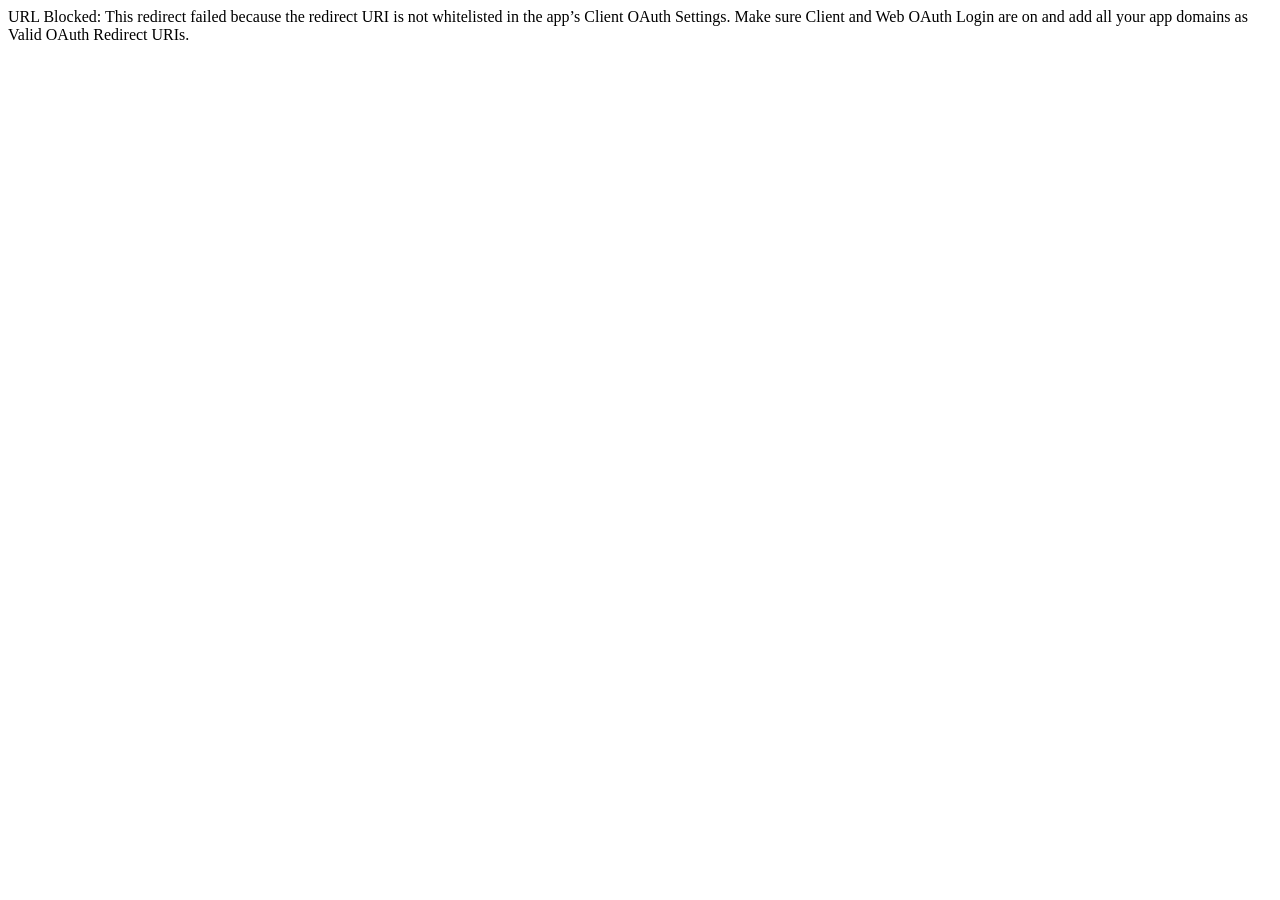
<file: Datacamp/Intermediate Interactive Data Visualization with plotly in R/file of Animating graphics/Adding background text _ R_files/ping.html>
<!-- saved from url=(0379)https://www.facebook.com/connect/ping?client_id=408074879325153&domain=campus.datacamp.com&origin=1&redirect_uri=https%3A%2F%2Fstaticxx.facebook.com%2Fconnect%2Fxd_arbiter.php%3Fversion%3D44%23cb%3Df352131c40ae3%26domain%3Dcampus.datacamp.com%26origin%3Dhttps%253A%252F%252Fcampus.datacamp.com%252Ff206aec203d5214%26relation%3Dparent&response_type=token%2Csigned_request&sdk=joey -->
<html><head><meta http-equiv="Content-Type" content="text/html; charset=UTF-8"></head><body class="vsc-initialized"><div><span>URL Blocked: This redirect failed because the redirect URI is not whitelisted in the app’s Client OAuth Settings. Make sure Client and Web OAuth Login are on and add all your app domains as Valid OAuth Redirect URIs.</span><script>if (typeof console !=="undefined" && console.log) console.log("URL Blocked: This redirect failed because the redirect URI is not whitelisted in the app\u2019s Client OAuth Settings. Make sure Client and Web OAuth Login are on and add all your app domains as Valid OAuth Redirect URIs.");</script></div></body><link type="text/css" id="dark-mode" rel="stylesheet" href="https://www.facebook.com/connect/ping?client_id=408074879325153&amp;domain=campus.datacamp.com&amp;origin=1&amp;redirect_uri=https%3A%2F%2Fstaticxx.facebook.com%2Fconnect%2Fxd_arbiter.php%3Fversion%3D44%23cb%3Df352131c40ae3%26domain%3Dcampus.datacamp.com%26origin%3Dhttps%253A%252F%252Fcampus.datacamp.com%252Ff206aec203d5214%26relation%3Dparent&amp;response_type=token%2Csigned_request&amp;sdk=joey"><style type="text/css" id="dark-mode-custom-style"></style></html>
</file>
<file: Datacamp/Intermediate Interactive Data Visualization with plotly in R/file of Animating graphics/Polishing your HPI animation _ R_files/crosstalk.css>
/* Adjust margins outwards, so column contents line up with the edges of the
   parent of container-fluid. */
.container-fluid.crosstalk-bscols {
  margin-left: -30px;
  margin-right: -30px;
  white-space: normal;
}

/* But don't adjust the margins outwards if we're directly under the body,
   i.e. we were the top-level of something at the console. */
body > .container-fluid.crosstalk-bscols {
  margin-left: auto;
  margin-right: auto;
}

.crosstalk-input-checkboxgroup .crosstalk-options-group .crosstalk-options-column {
  display: inline-block;
  padding-right: 12px;
  vertical-align: top;
}

@media only screen and (max-width:480px) {
  .crosstalk-input-checkboxgroup .crosstalk-options-group .crosstalk-options-column {
    display: block;
    padding-right: inherit;
  }
}
</file>
<file: Datacamp/Intermediate Interactive Data Visualization with plotly in R/file of Animating graphics/Polishing your HPI animation _ R_files/plotly-htmlwidgets.css>
/*
just here so that plotly works
correctly with ioslides.
see https://github.com/ropensci/plotly/issues/463
*/

slide:not(.current) .plotly.html-widget{
  display: none;
}
</file>
<file: Datacamp/Intermediate Interactive Data Visualization with plotly in R/file of Introduction and review of plotly/A simple scatterplot _ R_files/crosstalk.css>
/* Adjust margins outwards, so column contents line up with the edges of the
   parent of container-fluid. */
.container-fluid.crosstalk-bscols {
  margin-left: -30px;
  margin-right: -30px;
  white-space: normal;
}

/* But don't adjust the margins outwards if we're directly under the body,
   i.e. we were the top-level of something at the console. */
body > .container-fluid.crosstalk-bscols {
  margin-left: auto;
  margin-right: auto;
}

.crosstalk-input-checkboxgroup .crosstalk-options-group .crosstalk-options-column {
  display: inline-block;
  padding-right: 12px;
  vertical-align: top;
}

@media only screen and (max-width:480px) {
  .crosstalk-input-checkboxgroup .crosstalk-options-group .crosstalk-options-column {
    display: block;
    padding-right: inherit;
  }
}
</file>
<file: Datacamp/Intermediate Interactive Data Visualization with plotly in R/file of Introduction and review of plotly/A simple scatterplot _ R_files/plotly-htmlwidgets.css>
/*
just here so that plotly works
correctly with ioslides.
see https://github.com/ropensci/plotly/issues/463
*/

slide:not(.current) .plotly.html-widget{
  display: none;
}
</file>
<file: Datacamp/Intermediate Interactive Data Visualization with plotly in R/file of Introduction and review of plotly/A simple time series plot _ R_files/crosstalk.css>
/* Adjust margins outwards, so column contents line up with the edges of the
   parent of container-fluid. */
.container-fluid.crosstalk-bscols {
  margin-left: -30px;
  margin-right: -30px;
  white-space: normal;
}

/* But don't adjust the margins outwards if we're directly under the body,
   i.e. we were the top-level of something at the console. */
body > .container-fluid.crosstalk-bscols {
  margin-left: auto;
  margin-right: auto;
}

.crosstalk-input-checkboxgroup .crosstalk-options-group .crosstalk-options-column {
  display: inline-block;
  padding-right: 12px;
  vertical-align: top;
}

@media only screen and (max-width:480px) {
  .crosstalk-input-checkboxgroup .crosstalk-options-group .crosstalk-options-column {
    display: block;
    padding-right: inherit;
  }
}
</file>
<file: Datacamp/Intermediate Interactive Data Visualization with plotly in R/file of Introduction and review of plotly/A simple time series plot _ R_files/plotly-htmlwidgets.css>
/*
just here so that plotly works
correctly with ioslides.
see https://github.com/ropensci/plotly/issues/463
*/

slide:not(.current) .plotly.html-widget{
  display: none;
}
</file>
<file: Datacamp/Intermediate Interactive Data Visualization with plotly in R/file of Introduction and review of plotly/Bubble charts _ R_files/crosstalk.css>
/* Adjust margins outwards, so column contents line up with the edges of the
   parent of container-fluid. */
.container-fluid.crosstalk-bscols {
  margin-left: -30px;
  margin-right: -30px;
  white-space: normal;
}

/* But don't adjust the margins outwards if we're directly under the body,
   i.e. we were the top-level of something at the console. */
body > .container-fluid.crosstalk-bscols {
  margin-left: auto;
  margin-right: auto;
}

.crosstalk-input-checkboxgroup .crosstalk-options-group .crosstalk-options-column {
  display: inline-block;
  padding-right: 12px;
  vertical-align: top;
}

@media only screen and (max-width:480px) {
  .crosstalk-input-checkboxgroup .crosstalk-options-group .crosstalk-options-column {
    display: block;
    padding-right: inherit;
  }
}
</file>
<file: Datacamp/Intermediate Interactive Data Visualization with plotly in R/file of Introduction and review of plotly/Bubble charts _ R_files/plotly-htmlwidgets.css>
/*
just here so that plotly works
correctly with ioslides.
see https://github.com/ropensci/plotly/issues/463
*/

slide:not(.current) .plotly.html-widget{
  display: none;
}
</file>
<file: Datacamp/Intermediate Interactive Data Visualization with plotly in R/file of Introduction and review of plotly/Color and size _ R_files/crosstalk.css>
/* Adjust margins outwards, so column contents line up with the edges of the
   parent of container-fluid. */
.container-fluid.crosstalk-bscols {
  margin-left: -30px;
  margin-right: -30px;
  white-space: normal;
}

/* But don't adjust the margins outwards if we're directly under the body,
   i.e. we were the top-level of something at the console. */
body > .container-fluid.crosstalk-bscols {
  margin-left: auto;
  margin-right: auto;
}

.crosstalk-input-checkboxgroup .crosstalk-options-group .crosstalk-options-column {
  display: inline-block;
  padding-right: 12px;
  vertical-align: top;
}

@media only screen and (max-width:480px) {
  .crosstalk-input-checkboxgroup .crosstalk-options-group .crosstalk-options-column {
    display: block;
    padding-right: inherit;
  }
}
</file>
<file: Datacamp/Intermediate Interactive Data Visualization with plotly in R/file of Introduction and review of plotly/Color and size _ R_files/plotly-htmlwidgets.css>
/*
just here so that plotly works
correctly with ioslides.
see https://github.com/ropensci/plotly/issues/463
*/

slide:not(.current) .plotly.html-widget{
  display: none;
}
</file>
<file: Datacamp/Intermediate Interactive Data Visualization with plotly in R/file of Introduction and review of plotly/Many time series _ R_files/crosstalk.css>
/* Adjust margins outwards, so column contents line up with the edges of the
   parent of container-fluid. */
.container-fluid.crosstalk-bscols {
  margin-left: -30px;
  margin-right: -30px;
  white-space: normal;
}

/* But don't adjust the margins outwards if we're directly under the body,
   i.e. we were the top-level of something at the console. */
body > .container-fluid.crosstalk-bscols {
  margin-left: auto;
  margin-right: auto;
}

.crosstalk-input-checkboxgroup .crosstalk-options-group .crosstalk-options-column {
  display: inline-block;
  padding-right: 12px;
  vertical-align: top;
}

@media only screen and (max-width:480px) {
  .crosstalk-input-checkboxgroup .crosstalk-options-group .crosstalk-options-column {
    display: block;
    padding-right: inherit;
  }
}
</file>
<file: Datacamp/Intermediate Interactive Data Visualization with plotly in R/file of Introduction and review of plotly/Many time series _ R_files/plotly-htmlwidgets.css>
/*
just here so that plotly works
correctly with ioslides.
see https://github.com/ropensci/plotly/issues/463
*/

slide:not(.current) .plotly.html-widget{
  display: none;
}
</file>
<file: Datacamp/Intermediate Interactive Data Visualization with plotly in R/file of Introduction and review of plotly/Plotting symbols _ R_files/crosstalk.css>
/* Adjust margins outwards, so column contents line up with the edges of the
   parent of container-fluid. */
.container-fluid.crosstalk-bscols {
  margin-left: -30px;
  margin-right: -30px;
  white-space: normal;
}

/* But don't adjust the margins outwards if we're directly under the body,
   i.e. we were the top-level of something at the console. */
body > .container-fluid.crosstalk-bscols {
  margin-left: auto;
  margin-right: auto;
}

.crosstalk-input-checkboxgroup .crosstalk-options-group .crosstalk-options-column {
  display: inline-block;
  padding-right: 12px;
  vertical-align: top;
}

@media only screen and (max-width:480px) {
  .crosstalk-input-checkboxgroup .crosstalk-options-group .crosstalk-options-column {
    display: block;
    padding-right: inherit;
  }
}
</file>
<file: Datacamp/Intermediate Interactive Data Visualization with plotly in R/file of Introduction and review of plotly/Plotting symbols _ R_files/plotly-htmlwidgets.css>
/*
just here so that plotly works
correctly with ioslides.
see https://github.com/ropensci/plotly/issues/463
*/

slide:not(.current) .plotly.html-widget{
  display: none;
}
</file>
